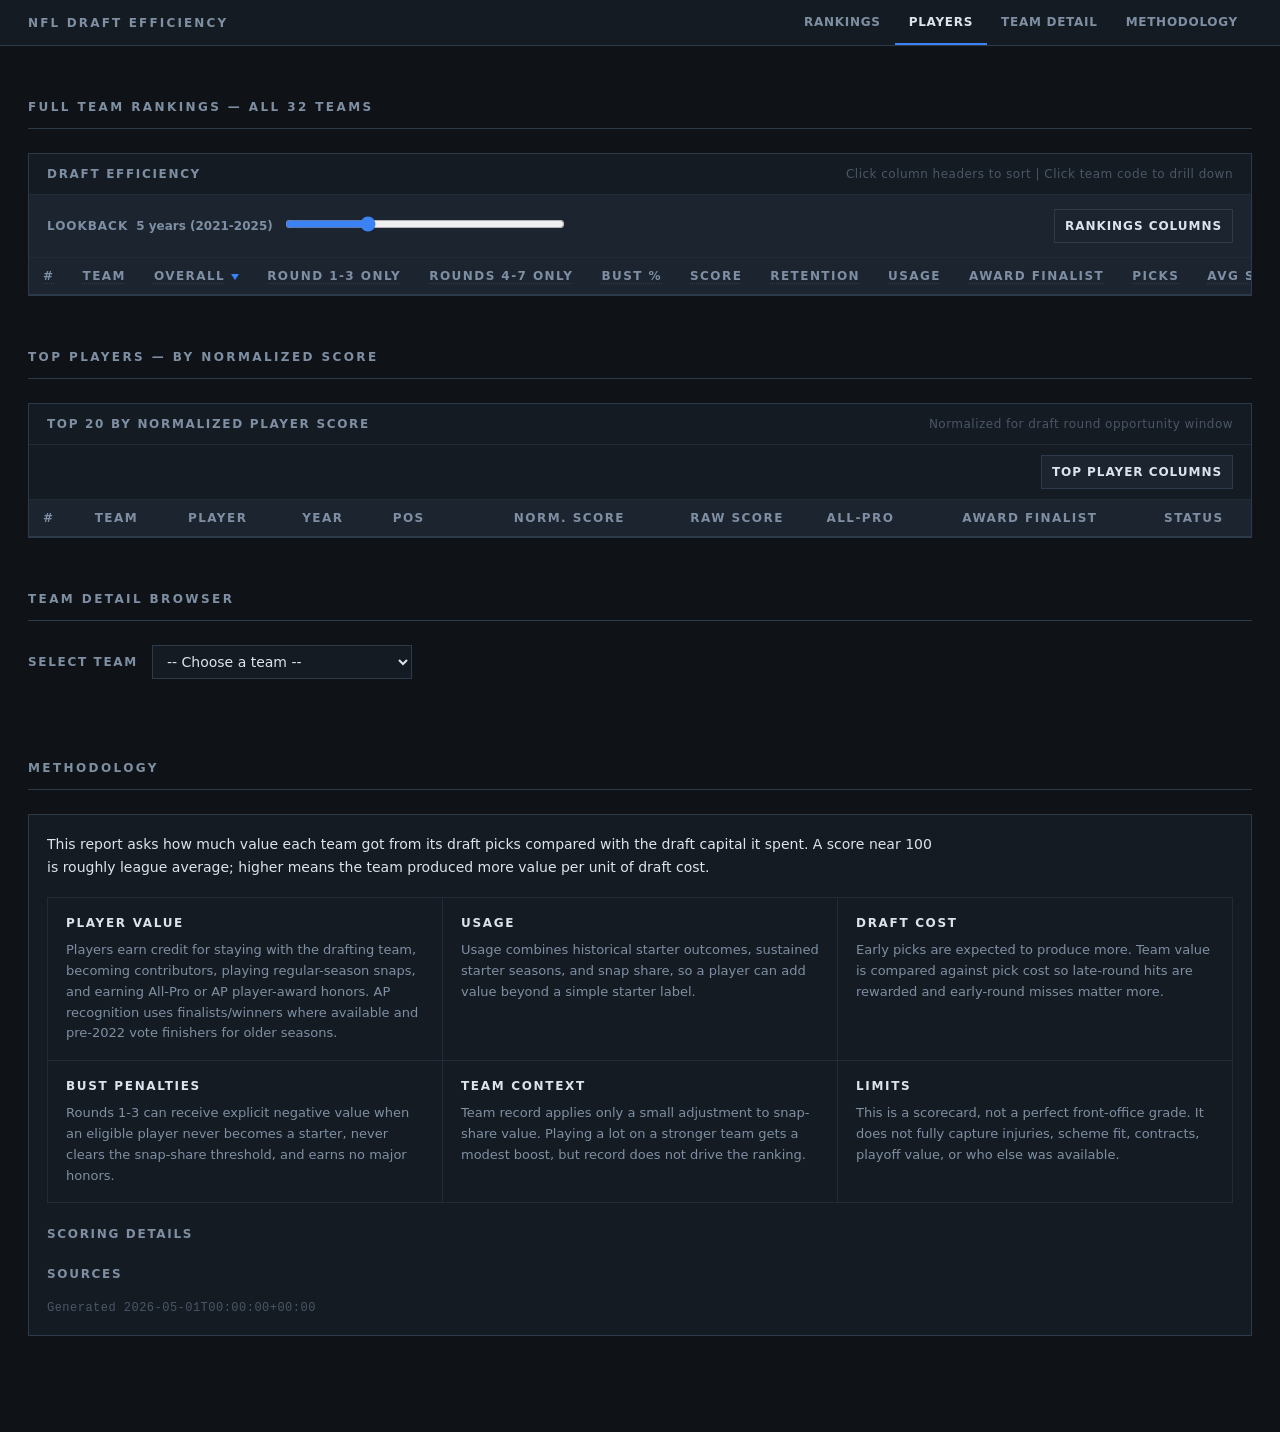
<file: src/nfl_draft_efficiency/report_template.html>
<!DOCTYPE html>
<html lang="en">
<head>
  <meta charset="utf-8">
  <meta name="viewport" content="width=device-width, initial-scale=1">
  <title>NFL Draft Efficiency &mdash; 2021-2025</title>
  <style>
    *, *::before, *::after { box-sizing: border-box; margin: 0; padding: 0; }
    :root {
      --bg: #0f1318;
      --surface: #151b23;
      --surface-2: #1c2430;
      --border: #212c38;
      --border-2: #2c3a4a;
      --text: #dce3ec;
      --muted: #7e8fa3;
      --faint: #4a5666;
      --accent: #3b82f6;
      --green: #34d058;
      --yellow: #d4a017;
      --mono: 'SF Mono', 'Fira Code', Consolas, 'Courier New', monospace;
    }
    html { scroll-behavior: smooth; }
    body {
      background: var(--bg);
      color: var(--text);
      font-family: -apple-system, BlinkMacSystemFont, 'Segoe UI', system-ui, sans-serif;
      font-size: 14px;
      line-height: 1.5;
    }
    .site-nav {
      position: sticky;
      top: 0;
      z-index: 200;
      height: 46px;
      display: flex;
      align-items: center;
      justify-content: space-between;
      padding: 0 28px;
      background: var(--surface);
      border-bottom: 1px solid var(--border-2);
    }
    .nav-wordmark {
      font-size: 12px;
      font-weight: 700;
      letter-spacing: 0.18em;
      text-transform: uppercase;
      color: var(--muted);
    }
    .nav-links { display: flex; list-style: none; height: 100%; }
    .nav-links a {
      display: flex;
      align-items: center;
      height: 100%;
      padding: 0 14px;
      font-size: 12px;
      font-weight: 700;
      letter-spacing: 0.06em;
      text-transform: uppercase;
      color: var(--muted);
      text-decoration: none;
      border-bottom: 2px solid transparent;
    }
    .nav-links a:hover, .nav-links a.active { color: var(--text); border-bottom-color: var(--accent); }
    .page { max-width: 1280px; margin: 0 auto; padding: 0 28px 96px; }
    .section { padding-top: 52px; }
    .section-label {
      font-size: 12px;
      font-weight: 700;
      letter-spacing: 0.2em;
      text-transform: uppercase;
      color: var(--muted);
      padding-bottom: 12px;
      border-bottom: 1px solid var(--border-2);
      margin-bottom: 24px;
    }
    .panel { background: var(--surface); border: 1px solid var(--border-2); }
    .panel-hd {
      padding: 11px 18px;
      border-bottom: 1px solid var(--border);
      display: flex;
      align-items: center;
      justify-content: space-between;
      gap: 16px;
      font-size: 12px;
      font-weight: 700;
      letter-spacing: 0.14em;
      text-transform: uppercase;
      color: var(--muted);
    }
    .panel-hd-note {
      font-size: 12px;
      color: var(--faint);
      letter-spacing: 0.04em;
      text-transform: none;
      font-weight: 400;
    }
    .panel-body { padding: 18px; }
    .panel-body-flush { padding: 0; overflow-x: auto; }
    .report-controls {
      display: flex;
      flex-wrap: wrap;
      align-items: center;
      justify-content: space-between;
      gap: 12px;
      padding: 14px 18px;
      border-bottom: 1px solid var(--border);
      background: var(--surface-2);
    }
    .control-group {
      display: flex;
      align-items: center;
      gap: 10px;
      color: var(--muted);
      font-size: 12px;
      font-weight: 700;
      letter-spacing: 0.08em;
      text-transform: uppercase;
    }
    .control-group select, #team-picker {
      background: var(--surface);
      color: var(--text);
      border: 1px solid var(--border-2);
      padding: 7px 10px;
      font: inherit;
      min-height: 34px;
    }
    .lookback-slider-group {
      display: grid;
      grid-template-columns: auto minmax(180px, 280px);
      align-items: center;
      gap: 12px;
    }
    .lookback-label {
      display: inline-flex;
      align-items: baseline;
      gap: 8px;
      white-space: nowrap;
    }
    .lookback-value {
      color: var(--muted);
      font-family: inherit;
      font-size: 12px;
      text-transform: none;
      letter-spacing: 0;
    }
    .lookback-slider-wrap { display: grid; gap: 5px; }
    #draft-window-slider {
      width: 100%;
      accent-color: var(--accent);
      cursor: pointer;
    }
    .lookback-ticks {
      display: flex;
      justify-content: space-between;
      color: var(--faint);
      font-family: var(--mono);
      font-size: 12px;
      letter-spacing: 0;
      text-transform: none;
    }
    .window-summary { color: var(--text); font-family: var(--mono); font-size: 12px; }
    .table-tool-row {
      display: flex;
      flex-wrap: wrap;
      justify-content: flex-end;
      gap: 10px;
      padding: 10px 18px;
      border-bottom: 1px solid var(--border);
      background: var(--surface);
    }
    .columns-button, .modal-button {
      border: 1px solid var(--border-2);
      background: var(--surface-2);
      color: var(--text);
      cursor: pointer;
      font: inherit;
      font-size: 12px;
      font-weight: 700;
      letter-spacing: 0.08em;
      text-transform: uppercase;
      padding: 7px 10px;
    }
    .columns-button:hover, .modal-button:hover { border-color: var(--accent); }
    .modal-button-secondary { color: var(--muted); background: var(--surface); }
    .column-modal-backdrop[hidden] { display: none; }
    .column-modal-backdrop {
      position: fixed;
      inset: 0;
      z-index: 900;
      display: grid;
      place-items: center;
      padding: 24px;
      background: rgba(5, 8, 12, 0.72);
    }
    .column-modal {
      width: min(520px, 100%);
      max-height: min(680px, 90vh);
      display: grid;
      grid-template-rows: auto 1fr auto;
      border: 1px solid var(--border-2);
      background: var(--surface);
      box-shadow: 0 24px 80px rgba(0, 0, 0, 0.45);
    }
    .column-modal-hd, .column-modal-actions {
      display: flex;
      align-items: center;
      justify-content: space-between;
      gap: 12px;
      padding: 14px 16px;
      border-bottom: 1px solid var(--border);
    }
    .column-modal-title {
      color: var(--text);
      font-size: 12px;
      font-weight: 700;
      letter-spacing: 0.14em;
      text-transform: uppercase;
    }
    .column-modal-close {
      border: none;
      background: transparent;
      color: var(--muted);
      cursor: pointer;
      font-size: 20px;
      line-height: 1;
      padding: 2px 6px;
    }
    .column-modal-close:hover { color: var(--text); }
    .column-modal-body {
      overflow: auto;
      padding: 10px 16px;
    }
    .column-choice {
      display: inline-flex;
      align-items: center;
      justify-content: space-between;
      width: 100%;
      gap: 14px;
      padding: 10px 0;
      border-bottom: 1px solid var(--border);
      color: var(--muted);
      font-size: 13px;
      cursor: pointer;
    }
    .column-choice:last-child { border-bottom: none; }
    .column-choice span { color: var(--text); }
    .column-choice input { accent-color: var(--accent); }
    .column-modal-actions {
      justify-content: flex-end;
      border-top: 1px solid var(--border);
      border-bottom: none;
    }
    .data-table { width: 100%; border-collapse: collapse; font-size: 14px; }
    .data-table th {
      padding: 9px 14px;
      text-align: left;
      font-size: 12px;
      font-weight: 700;
      letter-spacing: 0.12em;
      text-transform: uppercase;
      color: var(--muted);
      background: var(--surface-2);
      border-bottom: 1px solid var(--border-2);
      white-space: nowrap;
    }
    .data-table th[data-tooltip] { text-decoration: underline dotted var(--border-2); text-underline-offset: 3px; }
    .data-table th.sortable { cursor: pointer; user-select: none; }
    .data-table th.sortable:hover { color: var(--text); }
    .data-table th.sort-asc::after,
    .data-table th.sort-desc::after {
      content: '';
      display: inline-block;
      margin-left: 6px;
      vertical-align: middle;
      border-left: 4px solid transparent;
      border-right: 4px solid transparent;
    }
    .data-table th.sort-asc::after { border-bottom: 6px solid var(--accent); }
    .data-table th.sort-desc::after { border-top: 6px solid var(--accent); }
    .data-table td { padding: 8px 14px; border-bottom: 1px solid var(--border); vertical-align: middle; }
    .data-table tr:last-child td { border-bottom: none; }
    .data-table tbody tr:hover td { background: var(--surface-2); }
    .num, .rank-num { font-size: 14px; text-align: right; }
    .rank-num { color: var(--faint); }
    .header-tooltip {
      position: fixed;
      z-index: 1000;
      max-width: 360px;
      padding: 11px 13px;
      border: 1px solid var(--border-2);
      border-radius: 2px;
      background: #101720;
      box-shadow: 0 12px 30px rgba(0, 0, 0, 0.35);
      color: var(--text);
      font-size: 14px;
      font-weight: 500;
      line-height: 1.45;
      pointer-events: none;
      opacity: 0;
      transform: translate(-50%, -8px);
      transition: opacity 120ms ease, transform 120ms ease;
    }
    .header-tooltip.visible { opacity: 1; transform: translate(-50%, 0); }
    .team-tag {
      display: inline-block;
      font-size: 12px;
      font-weight: 700;
      letter-spacing: 0.06em;
      padding: 2px 7px;
      border: 1px solid currentColor;
      cursor: pointer;
      text-decoration: none;
    }
    .team-tag:hover { filter: brightness(1.3); }
    .status {
      display: inline-flex;
      align-items: center;
      gap: 5px;
      font-size: 12px;
      font-weight: 700;
      letter-spacing: 0.08em;
      text-transform: uppercase;
      white-space: nowrap;
    }
    .status-dot { width: 5px; height: 5px; border-radius: 50%; flex-shrink: 0; }
    .s-starter { color: var(--green); }
    .s-starter .status-dot { background: var(--green); }
    .s-roster { color: var(--accent); }
    .s-roster .status-dot { background: var(--accent); }
    .s-other { color: var(--yellow); }
    .s-other .status-dot { background: var(--yellow); }
    .s-inactive { color: var(--faint); }
    .s-inactive .status-dot { background: var(--faint); }
    .ap-count { font-size: 14px; color: var(--yellow); }
    .ap-empty { color: var(--faint); }
    .award-badges { display: inline-flex; flex-wrap: wrap; justify-content: center; gap: 4px; }
    .award-badge {
      display: inline-block;
      padding: 2px 5px;
      border: 1px solid var(--border-2);
      background: var(--surface-2);
      color: var(--muted);
      font-family: var(--mono);
      font-size: 12px;
      line-height: 1.2;
      white-space: nowrap;
    }
    .award-mvp { border-color: rgba(217,119,6,0.35); background: rgba(217,119,6,0.12); color: var(--yellow); }
    .team-picker-row { display: flex; align-items: center; gap: 14px; margin-bottom: 28px; }
    .picker-lbl { font-size: 12px; font-weight: 700; letter-spacing: 0.14em; text-transform: uppercase; color: var(--muted); white-space: nowrap; }
    #team-picker { min-width: 260px; cursor: pointer; }
    #team-picker:focus, .control-group select:focus, #draft-window-slider:focus { outline: 2px solid var(--accent); outline-offset: 3px; }
    .team-hd { border-left: 3px solid var(--faint); padding-left: 14px; margin-bottom: 20px; }
    .team-hd-name { font-size: 20px; font-weight: 700; line-height: 1.2; margin-bottom: 4px; }
    .team-hd-sub { font-family: var(--mono); font-size: 13px; color: var(--muted); }
    .team-score-strip {
      display: grid;
      grid-template-columns: repeat(auto-fit, minmax(120px, 1fr));
      gap: 1px;
      background: var(--border);
      border: 1px solid var(--border);
      margin-bottom: 28px;
    }
    .score-cell { background: var(--surface); padding: 14px 16px; }
    .score-v { font-family: var(--mono); font-size: 18px; font-weight: 700; line-height: 1; margin-bottom: 5px; }
    .score-lbl { font-size: 12px; font-weight: 700; letter-spacing: 0.12em; text-transform: uppercase; color: var(--muted); }
    .year-block { margin-bottom: 28px; }
    .year-bar { display: flex; align-items: baseline; justify-content: space-between; gap: 12px; padding: 8px 0; border-bottom: 1px solid var(--border-2); }
    .year-title { font-size: 12px; font-weight: 700; letter-spacing: 0.16em; text-transform: uppercase; color: var(--muted); }
    .year-summary { font-family: var(--mono); font-size: 13px; color: var(--faint); }
    .methodology-content { display: grid; gap: 18px; }
    .methodology-lede { max-width: 900px; color: var(--text); font-size: 14px; line-height: 1.65; }
    .methodology-grid { display: grid; grid-template-columns: repeat(3, minmax(0, 1fr)); gap: 1px; background: var(--border); border: 1px solid var(--border); }
    .methodology-card { background: var(--surface); padding: 16px 18px; min-height: 138px; }
    .methodology-card h3, .scoring-detail-card h3, .methodology-subhead {
      font-size: 12px;
      font-weight: 700;
      letter-spacing: 0.14em;
      text-transform: uppercase;
    }
    .methodology-card h3, .scoring-detail-card h3 { color: var(--text); margin-bottom: 8px; }
    .methodology-subhead { color: var(--muted); margin-top: 4px; }
    .methodology-card p, .scoring-detail-card p { font-size: 13px; line-height: 1.6; color: var(--muted); }
    .scoring-detail-grid { display: grid; grid-template-columns: repeat(2, minmax(0, 1fr)); gap: 14px; }
    .scoring-detail-card { border: 1px solid var(--border); background: var(--surface-2); padding: 14px 16px; }
    .scoring-detail-card p { margin-bottom: 8px; }
    .scoring-detail-card table { width: 100%; border-collapse: collapse; font-size: 13px; }
    .scoring-detail-card td { padding: 5px 0; border-top: 1px solid var(--border); color: var(--muted); }
    .scoring-detail-card td:last-child { font-family: var(--mono); color: var(--text); text-align: right; white-space: nowrap; }
    .sources-list { list-style: none; display: grid; gap: 8px; margin-top: 10px; }
    .sources-list li { font-size: 13px; color: var(--muted); }
    .sources-list a { color: var(--text); text-decoration-color: var(--border-2); text-underline-offset: 3px; }
    .sources-list a:hover { color: var(--accent); }
    .footer-line { font-family: var(--mono); font-size: 12px; color: var(--faint); padding-top: 16px; letter-spacing: 0.04em; }
    @media (max-width: 960px) {
      .methodology-grid { grid-template-columns: repeat(2, minmax(0, 1fr)); }
      .scoring-detail-grid { grid-template-columns: 1fr; }
    }
    @media (max-width: 600px) {
      .methodology-grid { grid-template-columns: 1fr; }
      .nav-wordmark { display: none; }
      .page { padding: 0 14px 60px; }
      .panel-hd, .year-bar, .report-controls { align-items: flex-start; flex-direction: column; }
    }
  </style>
</head>
<body>
<nav class="site-nav">
  <span class="nav-wordmark">NFL Draft Efficiency</span>
  <ul class="nav-links">
    <li><a href="#rankings">Rankings</a></li>
    <li><a href="#players">Players</a></li>
    <li><a href="#team">Team Detail</a></li>
    <li><a href="#notes">Methodology</a></li>
  </ul>
</nav>
<div class="page">
  <section id="rankings" class="section">
    <div class="section-label">Full Team Rankings &mdash; All 32 Teams</div>
    <div class="panel">
      <div class="panel-hd">
        <span>Draft Efficiency</span>
        <span class="panel-hd-note">Click column headers to sort | Click team code to drill down</span>
      </div>
      <div class="report-controls">
        <label class="control-group lookback-slider-group" for="draft-window-slider">
          <span class="lookback-label">Lookback <span class="lookback-value" id="draft-window-value">5 years (2021-2025)</span></span>
          <span class="lookback-slider-wrap">
            <input id="draft-window-slider" type="range" min="3" max="10" step="1" value="5" list="draft-window-ticks">
            <datalist id="draft-window-ticks"></datalist>
            <span class="lookback-ticks" id="draft-window-tick-labels"></span>
          </span>
        </label>
        <button class="columns-button" id="rankings-columns-button" type="button">Rankings Columns</button>
      </div>
      <div class="panel-body-flush">
        <table class="data-table" id="rankings-table" data-column-toggle data-toggle-label="Rankings Columns" data-hidden-columns="dei_no_bp,star">
          <thead>
            <tr>
              <th class="sortable" data-col="displayRank" data-col-key="rank" data-tooltip="Current row number for the active sort. This updates whenever you sort another column." style="text-align:right">#</th>
              <th data-col-key="team" data-tooltip="NFL team abbreviation. Click a team code to open that team's player detail.">Team</th>
              <th class="sortable sort-desc" data-col="badj" data-col-key="overall" data-tooltip="Overall draft efficiency after round 1-3 bust penalties and default missing premium-pick penalties. This is the default ranking view." style="text-align:right">Overall</th>
              <th class="sortable" data-col="prem" data-col-key="r1_3" data-tooltip="Draft efficiency using only rounds 1-3, after the same bust and missing-pick adjustments. Later-round picks do not affect this column." style="text-align:right">Round 1-3 Only</th>
              <th class="sortable" data-col="late" data-col-key="r4_7" data-tooltip="Draft efficiency using only rounds 4-7. This isolates late-round value without premium-pick bust penalties." style="text-align:right">Rounds 4-7 Only</th>
              <th class="sortable" data-col="dei" data-col-key="dei_no_bp" data-tooltip="Draft Efficiency Index with no bust penalty. This is value divided by draft-pick cost before explicit bust and missing-pick penalties." style="text-align:right">DEI (no BP)</th>
              <th class="sortable" data-col="bust" data-col-key="bust" data-tooltip="Share of eligible round 1-3 picks classified as busts. Lower is better." style="text-align:right">Bust %</th>
              <th class="sortable" data-col="score" data-col-key="score" data-tooltip="Raw production score before dividing by draft cost. Includes roster status, usage, snap share, All-Pro, and AP awards." style="text-align:right">Score</th>
              <th class="sortable" data-col="ret" data-col-key="retention" data-tooltip="Retention component. Rewards drafted players who remain with the team." style="text-align:right">Retention</th>
              <th class="sortable" data-col="str" data-col-key="usage" data-tooltip="Usage component. Rewards starter outcomes, sustained starter seasons, and regular-season snap-share contribution." style="text-align:right">Usage</th>
              <th class="sortable" data-col="star" data-col-key="star" data-tooltip="Star component. Rewards All-Pro selections and AP major award finalist, winner, or pre-2022 vote-finisher outcomes." style="text-align:right">Star</th>
              <th class="sortable" data-col="apaw" data-col-key="apaw" data-tooltip="AP award recognition. For 2022 and later this uses announced finalists/winners; for older seasons this uses AP vote finishers. Includes MVP, OPOY, DPOY, OROY, DROY, and Comeback Player of the Year. All-Pro is tracked separately." style="text-align:right">Award Finalist</th>
              <th class="sortable" data-col="picks" data-col-key="picks" data-tooltip="Number of draft picks included for this team in the selected lookback window." style="text-align:right">Picks</th>
              <th class="sortable" data-col="starters" data-col-key="starters" data-tooltip="Average starter-level seasons per drafted player, counting starter seasons with the drafting team or another NFL team." style="text-align:right">Avg Starter Years</th>
            </tr>
          </thead>
          <tbody id="rankings-tbody"></tbody>
        </table>
      </div>
    </div>
  </section>
  <section id="players" class="section">
    <div class="section-label">Top Players &mdash; By Normalized Score</div>
    <div class="panel">
      <div class="panel-hd"><span>Top 20 by Normalized Player Score</span><span class="panel-hd-note">Normalized for draft round opportunity window</span></div>
      <div class="panel-body-flush">
        <table class="data-table" id="players-table" data-column-toggle data-toggle-label="Top Player Columns">
          <thead>
            <tr>
              <th data-col-key="rank">#</th><th data-col-key="team">Team</th><th data-col-key="player">Player</th><th data-col-key="year">Year</th><th data-col-key="pos">Pos</th><th data-col-key="norm_score" style="text-align:right">Norm. Score</th><th data-col-key="raw_score" style="text-align:right">Raw Score</th><th data-col-key="all_pro" style="text-align:center">All-Pro</th><th data-col-key="ap_awards" style="text-align:center">Award Finalist</th><th data-col-key="status" style="text-align:center">Status</th>
            </tr>
          </thead>
          <tbody id="players-tbody"></tbody>
        </table>
      </div>
    </div>
  </section>
  <section id="team" class="section">
    <div class="section-label">Team Detail Browser</div>
    <div class="team-picker-row"><span class="picker-lbl">Select Team</span><select id="team-picker"><option value="">-- Choose a team --</option></select></div>
    <div id="team-detail"></div>
  </section>
  <section id="notes" class="section">
    <div class="section-label">Methodology</div>
    <div class="panel">
      <div class="panel-body">
        <div class="methodology-content">
          <p class="methodology-lede">This report asks how much value each team got from its draft picks compared with the draft capital it spent. A score near 100 is roughly league average; higher means the team produced more value per unit of draft cost.</p>
          <div class="methodology-grid">
            <div class="methodology-card"><h3>Player Value</h3><p>Players earn credit for staying with the drafting team, becoming contributors, playing regular-season snaps, and earning All-Pro or AP player-award honors. AP recognition uses finalists/winners where available and pre-2022 vote finishers for older seasons.</p></div>
            <div class="methodology-card"><h3>Usage</h3><p>Usage combines historical starter outcomes, sustained starter seasons, and snap share, so a player can add value beyond a simple starter label.</p></div>
            <div class="methodology-card"><h3>Draft Cost</h3><p>Early picks are expected to produce more. Team value is compared against pick cost so late-round hits are rewarded and early-round misses matter more.</p></div>
            <div class="methodology-card"><h3>Bust Penalties</h3><p>Rounds 1-3 can receive explicit negative value when an eligible player never becomes a starter, never clears the snap-share threshold, and earns no major honors.</p></div>
            <div class="methodology-card"><h3>Team Context</h3><p>Team record applies only a small adjustment to snap-share value. Playing a lot on a stronger team gets a modest boost, but record does not drive the ranking.</p></div>
            <div class="methodology-card"><h3>Limits</h3><p>This is a scorecard, not a perfect front-office grade. It does not fully capture injuries, scheme fit, contracts, playoff value, or who else was available.</p></div>
          </div>
          <div><div class="methodology-subhead">Scoring Details</div><!-- SCORING_DETAILS_START --><!-- SCORING_DETAILS_END --></div>
          <div><div class="methodology-subhead">Sources</div><!-- SOURCES_START --><!-- SOURCES_END --></div>
        </div>
        <p class="footer-line">Generated 2026-05-01T00:00:00+00:00</p>
      </div>
    </div>
  </section>
</div>
<div class="column-modal-backdrop" id="column-modal" hidden>
  <div class="column-modal" role="dialog" aria-modal="true" aria-labelledby="column-modal-title">
    <div class="column-modal-hd">
      <div class="column-modal-title" id="column-modal-title">Columns</div>
      <button class="column-modal-close" id="column-modal-close" type="button" aria-label="Close column selector">&times;</button>
    </div>
    <div class="column-modal-body" id="column-modal-body"></div>
    <div class="column-modal-actions">
      <button class="modal-button modal-button-secondary" id="column-modal-reset" type="button">Show All</button>
      <button class="modal-button" id="column-modal-done" type="button">Done</button>
    </div>
  </div>
</div>
<script>
const TEAM_INFO = {};
const REPORT_WINDOWS = {};
const DEFAULT_DRAFT_WINDOW = 5;
let activeWindowYears = DEFAULT_DRAFT_WINDOW;
let ACTIVE_METADATA = {};
let TEAM_SCORES = [];
let TOP_PLAYERS = [];
let ALL_PLAYERS = [];
let rankData = [];
let sortState = {col: 'badj', dir: 'desc'};

function teamColor(t) { return (TEAM_INFO[t] || {color: '#888'}).color; }
function teamName(t) { return (TEAM_INFO[t] || {name: t}).name; }
function escapeHtml(value) { return String(value ?? '').replace(/[&<>'"]/g, ch => ({'&':'&amp;','<':'&lt;','>':'&gt;',"'":'&#39;','"':'&quot;'}[ch])); }
function teamTag(t) { const col = teamColor(t); return `<span class="team-tag" style="color:${col};border-color:${col}" onclick="selectTeam('${t}')" title="${teamName(t)}">${t}</span>`; }
function statusBadge(on, st, sa) { if (on && st) return `<span class="status s-starter"><span class="status-dot"></span>Starter</span>`; if (on && !st) return `<span class="status s-roster"><span class="status-dot"></span>Roster</span>`; if (!on && sa) return `<span class="status s-other"><span class="status-dot"></span>Elsewhere</span>`; return `<span class="status s-inactive"><span class="status-dot"></span>Inactive</span>`; }
function apDisplay(n) { if (!n) return `<span class="ap-empty">--</span>`; return `<span class="ap-count">${n}</span>`; }
function awardDisplay(mvp, awards, details) { const total = (awards || 0); if (!total) return `<span class="ap-empty">--</span>`; const title = details ? ` title="${escapeHtml(details)}"` : ''; return `<span class="ap-count"${title}>${total}</span>`; }
function pct(value, digits = 1) { return `${((Number(value) || 0) * 100).toFixed(digits)}%`; }
function num(value, digits = 2) { return (Number(value) || 0).toFixed(digits); }

function setupHeaderTooltips(scope = document) {
  let tooltip = document.querySelector('.header-tooltip');
  if (!tooltip) { tooltip = document.createElement('div'); tooltip.className = 'header-tooltip'; document.body.appendChild(tooltip); }
  function positionTooltip(target) { const rect = target.getBoundingClientRect(); const x = Math.min(Math.max(rect.left + rect.width / 2, 180), window.innerWidth - 180); const y = Math.max(rect.top - tooltip.offsetHeight - 12, 10); tooltip.style.left = `${x}px`; tooltip.style.top = `${y}px`; }
  function showTooltip(target) { tooltip.textContent = target.dataset.tooltip; tooltip.classList.add('visible'); positionTooltip(target); }
  function hideTooltip() { tooltip.classList.remove('visible'); }
  scope.querySelectorAll('th[data-tooltip]:not([data-tooltip-ready])').forEach(th => {
    th.dataset.tooltipReady = 'true';
    th.setAttribute('tabindex', '0');
    th.setAttribute('title', th.dataset.tooltip);
    th.addEventListener('mouseenter', () => showTooltip(th));
    th.addEventListener('mouseleave', hideTooltip);
    th.addEventListener('focus', () => showTooltip(th));
    th.addEventListener('blur', hideTooltip);
    th.addEventListener('mousemove', () => positionTooltip(th));
  });
  window.addEventListener('scroll', hideTooltip, {passive: true});
  window.addEventListener('resize', hideTooltip);
}

let activeColumnTable = null;

function getHiddenColumns(table) {
  return new Set((table.dataset.hiddenColumns || '').split(',').filter(Boolean));
}

function saveHiddenColumns(table, hidden) {
  table.dataset.hiddenColumns = Array.from(hidden).join(',');
}

function applyColumnVisibility(table, key, visible) {
  table.querySelectorAll(`[data-col-key="${CSS.escape(key)}"]`).forEach(cell => {
    cell.style.display = visible ? '' : 'none';
  });
  const hidden = getHiddenColumns(table);
  if (visible) hidden.delete(key); else hidden.add(key);
  saveHiddenColumns(table, hidden);
}

function applyStoredColumnVisibility(table) {
  const hidden = getHiddenColumns(table);
  table.querySelectorAll('[data-col-key]').forEach(cell => {
    cell.style.display = hidden.has(cell.dataset.colKey) ? 'none' : '';
  });
}

function closeColumnModal() {
  document.getElementById('column-modal').hidden = true;
  activeColumnTable = null;
}

function openColumnModal(table) {
  activeColumnTable = table;
  const modal = document.getElementById('column-modal');
  const body = document.getElementById('column-modal-body');
  const title = document.getElementById('column-modal-title');
  const hidden = getHiddenColumns(table);
  title.textContent = table.dataset.toggleLabel || 'Columns';
  body.innerHTML = Array.from(table.querySelectorAll('thead th[data-col-key]')).map(th => {
    const key = th.dataset.colKey;
    const checked = hidden.has(key) ? '' : ' checked';
    return `<label class="column-choice"><span>${escapeHtml(th.textContent.trim())}</span><input type="checkbox" data-col-key="${escapeHtml(key)}"${checked}></label>`;
  }).join('');
  body.querySelectorAll('input[data-col-key]').forEach(input => {
    input.addEventListener('change', () => applyColumnVisibility(table, input.dataset.colKey, input.checked));
  });
  modal.hidden = false;
}

function setupColumnModal() {
  const modal = document.getElementById('column-modal');
  document.getElementById('column-modal-close').addEventListener('click', closeColumnModal);
  document.getElementById('column-modal-done').addEventListener('click', closeColumnModal);
  document.getElementById('column-modal-reset').addEventListener('click', () => {
    if (!activeColumnTable) return;
    saveHiddenColumns(activeColumnTable, new Set());
    applyStoredColumnVisibility(activeColumnTable);
    openColumnModal(activeColumnTable);
  });
  modal.addEventListener('click', event => {
    if (event.target === modal) closeColumnModal();
  });
  document.addEventListener('keydown', event => {
    if (event.key === 'Escape' && !modal.hidden) closeColumnModal();
  });
}

function setupColumnToggles(scope = document) {
  scope.querySelectorAll('table[data-column-toggle]:not([data-toggles-ready])').forEach(table => {
    table.dataset.togglesReady = 'true';
    const headers = Array.from(table.querySelectorAll('thead th[data-col-key]'));
    if (!headers.length) return;
    if (table.id === 'rankings-table') {
      const rankingsButton = document.getElementById('rankings-columns-button');
      if (rankingsButton) {
        rankingsButton.addEventListener('click', () => openColumnModal(table));
      }
      applyStoredColumnVisibility(table);
      return;
    }
    const row = document.createElement('div');
    row.className = 'table-tool-row';
    row.innerHTML = `<button class="columns-button" type="button">${table.dataset.toggleLabel || 'Columns'}</button>`;
    row.querySelector('button').addEventListener('click', () => openColumnModal(table));
    table.parentNode.insertBefore(row, table);
    applyStoredColumnVisibility(table);
  });
}

function compareRankRows(a, b, col, dir) { const av = a[col]; const bv = b[col]; const d = typeof av === 'number' && typeof bv === 'number' ? av - bv : String(av).localeCompare(String(bv)); return dir === 'asc' ? d : -d; }
function updateDisplayRanks() { rankData.forEach((r, i) => { r.displayRank = i + 1; }); }
function sortRankData() { rankData.sort((a, b) => compareRankRows(a, b, sortState.col, sortState.dir)); updateDisplayRanks(); }

function renderRankings() {
  document.getElementById('rankings-tbody').innerHTML = rankData.map(r => `<tr>
    <td data-col-key="rank" class="rank-num">${r.displayRank}</td><td data-col-key="team">${teamTag(r.team)}</td><td data-col-key="overall" class="num">${num(r.badj)}</td><td data-col-key="r1_3" class="num">${num(r.prem)}</td><td data-col-key="r4_7" class="num">${num(r.late)}</td><td data-col-key="dei_no_bp" class="num">${num(r.dei)}</td><td data-col-key="bust" class="num">${pct(r.bust)}</td><td data-col-key="score" class="num">${num(r.score)}</td><td data-col-key="retention" class="num">${num(r.ret)}</td><td data-col-key="usage" class="num">${num(r.str)}</td><td data-col-key="star" class="num">${num(r.star)}</td><td data-col-key="apaw" class="num">${r.apaw}</td><td data-col-key="picks" class="num">${r.picks}</td><td data-col-key="starters" class="num">${r.starters}</td>
  </tr>`).join('');
  applyStoredColumnVisibility(document.getElementById('rankings-table'));
}

function renderTopPlayers() {
  document.getElementById('players-tbody').innerHTML = TOP_PLAYERS.map((p, i) => `<tr>
    <td data-col-key="rank" class="rank-num">${i + 1}</td><td data-col-key="team">${teamTag(p.team)}</td><td data-col-key="player">${escapeHtml(p.name)}</td><td data-col-key="year" class="num" style="text-align:left">${p.year}</td><td data-col-key="pos"><span style="font-size:14px;color:var(--muted)">${escapeHtml(p.pos)}</span></td><td data-col-key="norm_score" class="num">${num(p.nsc)}</td><td data-col-key="raw_score" class="num">${p.rsc}</td><td data-col-key="all_pro" style="text-align:center">${apDisplay(p.ap)}</td><td data-col-key="ap_awards" style="text-align:center">${awardDisplay(p.mvp, p.aw, p.awd)}</td><td data-col-key="status" style="text-align:center">${statusBadge(p.on, p.st, p.sa)}</td>
  </tr>`).join('');
  applyStoredColumnVisibility(document.getElementById('players-table'));
}

function renderTeamDetail(abbr) {
  if (!abbr) { document.getElementById('team-detail').innerHTML = ''; return; }
  const info = TEAM_INFO[abbr] || {name: abbr, color: '#888'};
  const ts = TEAM_SCORES.find(r => r.team === abbr);
  const col = info.color;
  const players = ALL_PLAYERS.filter(p => p.t === abbr).sort((a, b) => a.y - b.y || a.r - b.r || a.p - b.p);
  const byYear = {};
  players.forEach(p => { (byYear[p.y] = byYear[p.y] || []).push(p); });
  const years = Object.keys(byYear).sort();
  const maxSc = Math.max(...players.map(p => p.sc), 1);
  const label = ACTIVE_METADATA.label || '';
  let html = `<div class="team-hd" style="border-left-color:${col}"><div class="team-hd-name">${escapeHtml(info.name)} <span style="margin-left:10px;font-size:13px;font-weight:400;color:var(--muted)">${abbr}</span></div><div class="team-hd-sub">Rank #${ts ? ts.rank : '?'} of 32 | Overall ${ts ? num(ts.badj) : '?'} | ${players.length} draft picks (${label})</div></div>`;
  if (ts) {
    html += `<div class="team-score-strip"><div class="score-cell"><div class="score-v" style="color:${col}">${ts.rank}</div><div class="score-lbl">Rank</div></div><div class="score-cell"><div class="score-v">${num(ts.badj)}</div><div class="score-lbl">Overall</div></div><div class="score-cell"><div class="score-v">${num(ts.prem)}</div><div class="score-lbl">Round 1-3 Only</div></div><div class="score-cell"><div class="score-v">${num(ts.late)}</div><div class="score-lbl">Rounds 4-7 Only</div></div><div class="score-cell"><div class="score-v">${num(ts.dei)}</div><div class="score-lbl">DEI (no BP)</div></div><div class="score-cell"><div class="score-v">${pct(ts.bust)}</div><div class="score-lbl">Bust %</div></div><div class="score-cell"><div class="score-v">${num(ts.score)}</div><div class="score-lbl">Team Score</div></div><div class="score-cell"><div class="score-v">${num(ts.ret)}</div><div class="score-lbl">Retention</div></div><div class="score-cell"><div class="score-v">${num(ts.str)}</div><div class="score-lbl">Usage</div></div><div class="score-cell"><div class="score-v">${num(ts.star)}</div><div class="score-lbl">Star</div></div><div class="score-cell"><div class="score-v">${ts.apaw}</div><div class="score-lbl">Award Finalist</div></div></div>`;
  }
  years.forEach(yr => {
    const yps = byYear[yr];
    const starters = yps.filter(p => p.st).length;
    const onTeam = yps.filter(p => p.on).length;
    html += `<div class="year-block"><div class="year-bar"><span class="year-title">${yr} Draft Class</span><span class="year-summary">${yps.length} picks | ${onTeam} on roster | ${starters} starters with team</span></div><table class="data-table" data-column-toggle data-toggle-label="${yr} Columns"><thead><tr><th data-col-key="round" style="text-align:right">Rd</th><th data-col-key="pick" style="text-align:right">Pick</th><th data-col-key="player">Player</th><th data-col-key="pos">Pos</th><th data-col-key="score" style="text-align:right">Score</th><th data-col-key="bust" style="text-align:center">Bust</th><th data-col-key="starter_years" style="text-align:right">Starter Yrs</th><th data-col-key="peak_snap" style="text-align:right">Peak Snap %</th><th data-col-key="snap_seasons" style="text-align:right">Snap Seasons</th><th data-col-key="all_pro" style="text-align:center">All-Pro</th><th data-col-key="ap_awards" style="text-align:center">Award Finalist</th><th data-col-key="status" style="text-align:center">Status</th></tr></thead><tbody>${yps.map(p => { const bw = Math.round((p.sc || 0) / maxSc * 50); const peakSnapPct = ((p.psd || p.psa || 0) * 100).toFixed(0); const snapSeasons = (p.ssd || 0).toFixed(2); return `<tr><td data-col-key="round" class="num" style="color:var(--faint)">${p.r}</td><td data-col-key="pick" class="num" style="color:var(--faint)">${p.p}</td><td data-col-key="player">${escapeHtml(p.n)}</td><td data-col-key="pos"><span style="font-size:14px;color:var(--muted)">${escapeHtml(p.pos)}</span></td><td data-col-key="score" class="num">${num(p.bas)}<span style="display:inline-block;height:3px;width:${bw}px;background:${col};opacity:0.55;vertical-align:middle;margin-left:5px"></span></td><td data-col-key="bust" style="text-align:center">${p.bst ? '<span class="status s-inactive"><span class="status-dot"></span>Bust</span>' : '<span class="ap-empty">--</span>'}</td><td data-col-key="starter_years" class="num">${p.syd}/${p.sya}</td><td data-col-key="peak_snap" class="num">${peakSnapPct}%</td><td data-col-key="snap_seasons" class="num">${snapSeasons}</td><td data-col-key="all_pro" style="text-align:center">${apDisplay(p.ap)}</td><td data-col-key="ap_awards" style="text-align:center">${awardDisplay(p.mvp, p.aw, p.awd)}</td><td data-col-key="status" style="text-align:center">${statusBadge(p.on, p.st, p.sa)}</td></tr>`; }).join('')}</tbody></table></div>`;
  });
  const detail = document.getElementById('team-detail');
  detail.innerHTML = html;
  setupColumnToggles(detail);
}

function populateTeamPicker() {
  const sel = document.getElementById('team-picker');
  Object.entries(TEAM_INFO).sort((a, b) => a[1].name.localeCompare(b[1].name)).forEach(([abbr, info]) => {
    const opt = document.createElement('option');
    opt.value = abbr;
    opt.textContent = `${info.name} (${abbr})`;
    sel.appendChild(opt);
  });
  sel.addEventListener('change', () => renderTeamDetail(sel.value));
}
function selectTeam(abbr) { document.getElementById('team-picker').value = abbr; renderTeamDetail(abbr); document.getElementById('team').scrollIntoView({behavior: 'smooth'}); }

function setActiveWindow(years) {
  const selected = REPORT_WINDOWS[String(years)] || REPORT_WINDOWS[String(DEFAULT_DRAFT_WINDOW)] || Object.values(REPORT_WINDOWS)[0];
  if (!selected) return;
  activeWindowYears = Number(years);
  ACTIVE_METADATA = selected.metadata || {};
  ACTIVE_METADATA.label = selected.label;
  TEAM_SCORES = selected.teamScores || [];
  TOP_PLAYERS = selected.topPlayers || [];
  ALL_PLAYERS = selected.allPlayers || [];
  rankData = TEAM_SCORES.map(r => ({...r}));
  sortRankData();
  renderRankings();
  renderTopPlayers();
  const currentTeam = document.getElementById('team-picker').value;
  if (currentTeam) renderTeamDetail(currentTeam);
}

function setupWindowSlider() {
  const slider = document.getElementById('draft-window-slider');
  const value = document.getElementById('draft-window-value');
  const datalist = document.getElementById('draft-window-ticks');
  const tickLabels = document.getElementById('draft-window-tick-labels');
  const windows = Object.keys(REPORT_WINDOWS).map(Number).sort((a, b) => a - b);
  if (!windows.length) return;
  slider.min = String(windows[0]);
  slider.max = String(windows[windows.length - 1]);
  slider.value = String(DEFAULT_DRAFT_WINDOW);
  datalist.innerHTML = windows.map(years => `<option value="${years}"></option>`).join('');
  tickLabels.innerHTML = windows.map(years => `<span>${years}</span>`).join('');
  function updateFromSlider() {
    const requested = Number(slider.value);
    const closest = windows.reduce((best, current) => Math.abs(current - requested) < Math.abs(best - requested) ? current : best, windows[0]);
    slider.value = String(closest);
    const selected = REPORT_WINDOWS[String(closest)];
    value.textContent = `${closest} years (${selected?.label || 'selected years'})`;
    setActiveWindow(closest);
  }
  slider.addEventListener('input', updateFromSlider);
  updateFromSlider();
}

function setupRankingSort() {
  document.querySelectorAll('#rankings-table th.sortable').forEach(th => {
    th.addEventListener('click', () => {
      const col = th.dataset.col;
      const dir = (sortState.col === col && sortState.dir === 'asc') ? 'desc' : 'asc';
      sortState = {col, dir};
      sortRankData();
      document.querySelectorAll('#rankings-table th').forEach(h => h.classList.remove('sort-asc', 'sort-desc'));
      th.classList.add(dir === 'asc' ? 'sort-asc' : 'sort-desc');
      renderRankings();
    });
  });
}

function setupNavHighlight() {
  const ids = ['rankings', 'players', 'team', 'notes'];
  const map = {};
  ids.forEach(id => { map[id] = document.querySelector(`.nav-links a[href="#${id}"]`); });
  const obs = new IntersectionObserver(entries => {
    entries.forEach(e => {
      if (e.isIntersecting && map[e.target.id]) {
        Object.values(map).forEach(l => l && l.classList.remove('active'));
        map[e.target.id].classList.add('active');
      }
    });
  }, {threshold: 0.2, rootMargin: '-46px 0px -55% 0px'});
  ids.forEach(id => { const el = document.getElementById(id); if (el) obs.observe(el); });
}

setupHeaderTooltips();
setupColumnModal();
setupColumnToggles();
setupWindowSlider();
populateTeamPicker();
setupRankingSort();
setupNavHighlight();
</script>
</body>
</html>
</file>
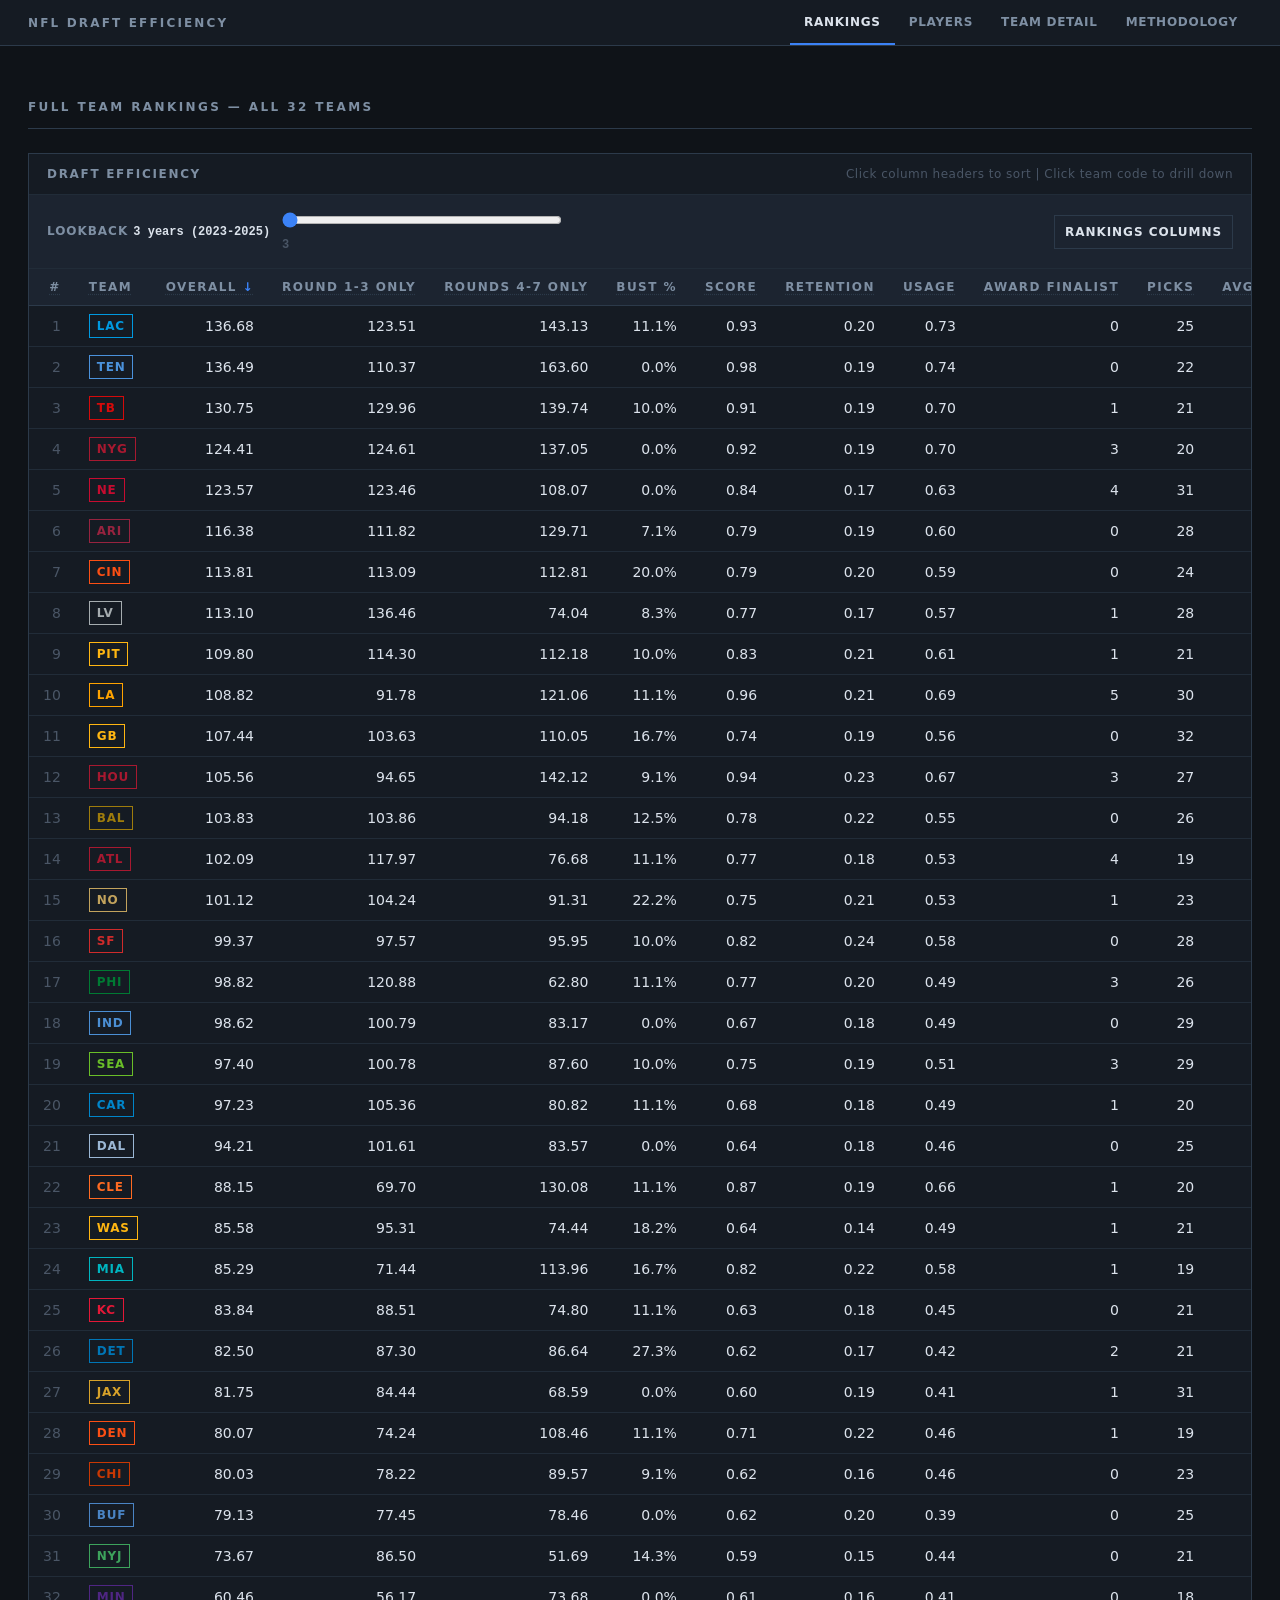
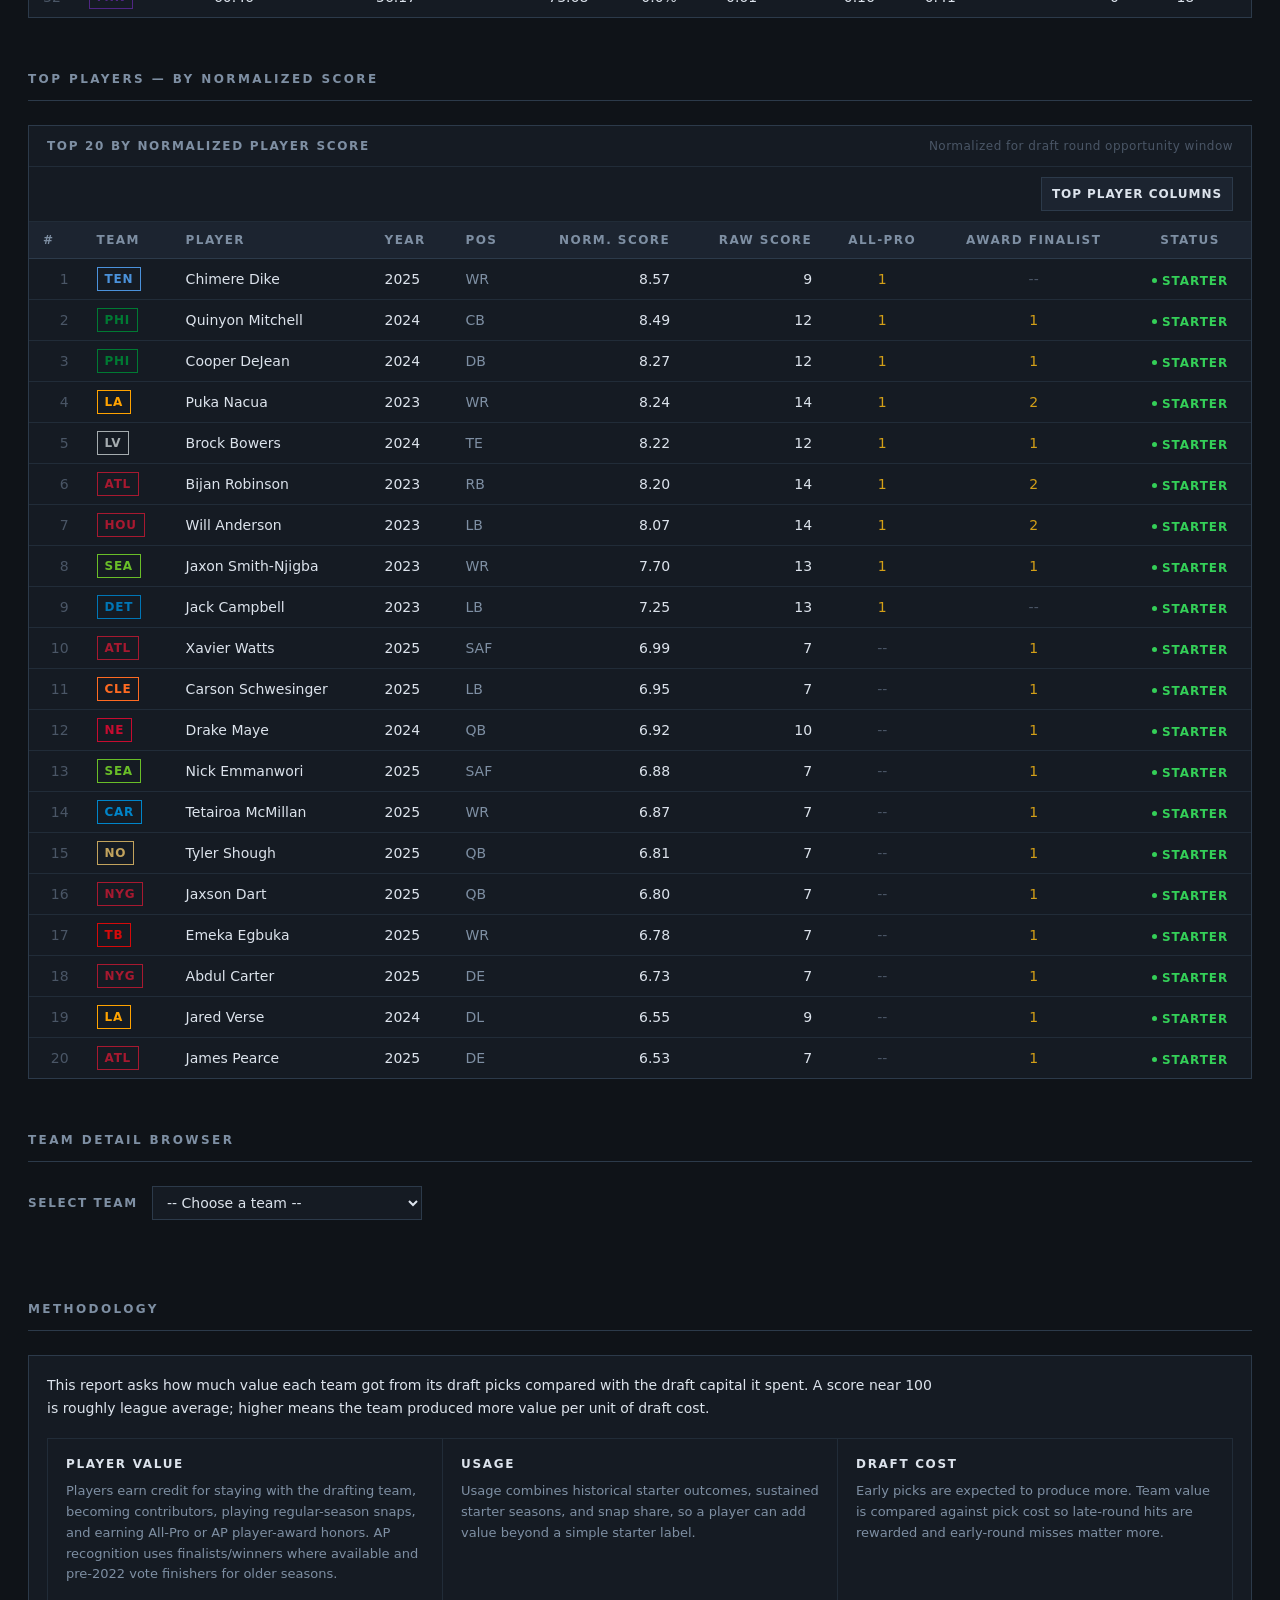
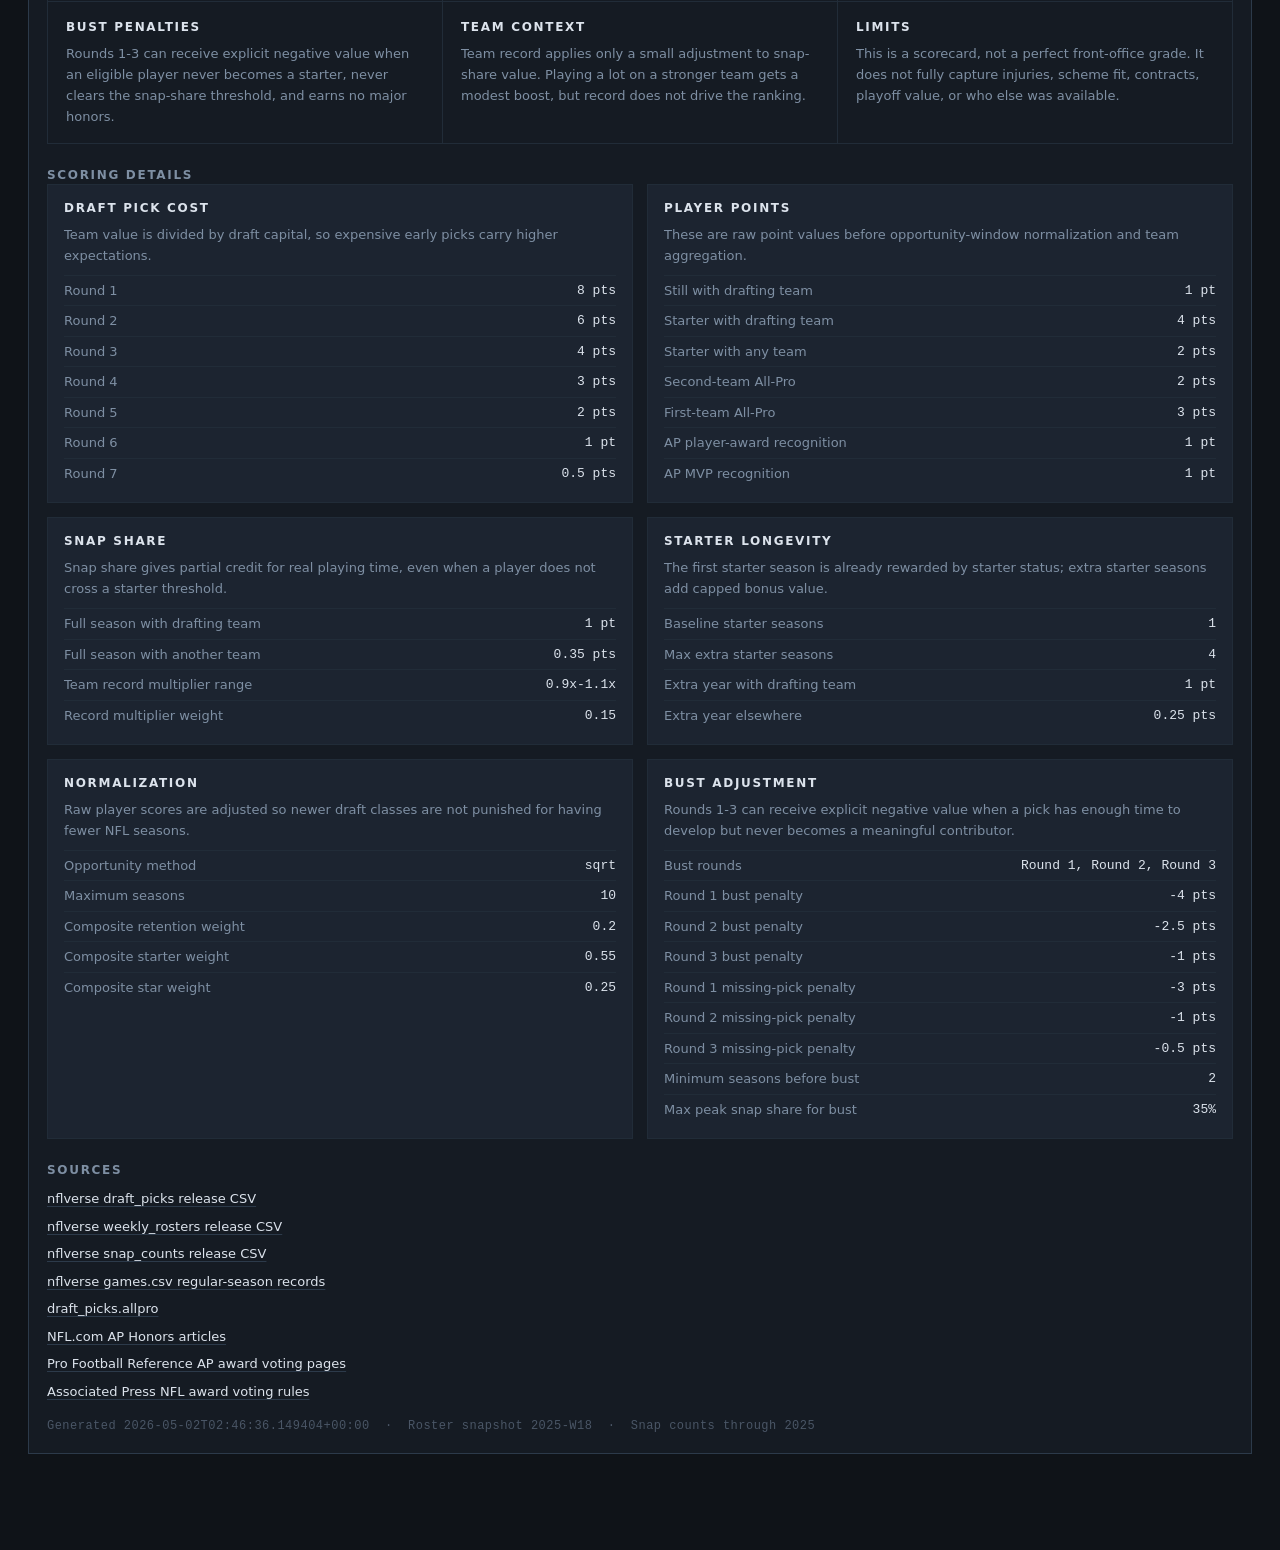
<file: outputs/windows/3/report.html>
<!DOCTYPE html>
<html lang="en">
<head>
  <meta charset="utf-8">
  <meta name="viewport" content="width=device-width, initial-scale=1">
  <title>NFL Draft Efficiency &mdash; 2023-2025</title>
  <link rel="stylesheet" href="report.css">
</head>
<body>
<nav class="site-nav">
  <span class="nav-wordmark">NFL Draft Efficiency</span>
  <ul class="nav-links">
    <li><a href="#rankings">Rankings</a></li>
    <li><a href="#players">Players</a></li>
    <li><a href="#team">Team Detail</a></li>
    <li><a href="#notes">Methodology</a></li>
  </ul>
</nav>
<div class="page">
  <section id="rankings" class="section">
    <div class="section-label">Full Team Rankings &mdash; All 32 Teams</div>
    <div class="panel">
      <div class="panel-hd">
        <span>Draft Efficiency</span>
        <span class="panel-hd-note">Click column headers to sort | Click team code to drill down</span>
      </div>
      <div class="report-controls">
        <label class="control-group lookback-slider-group" for="draft-window-slider">
          <span class="lookback-label">Lookback <span class="lookback-value" id="draft-window-value">5 years (2023-2025)</span></span>
          <span class="lookback-slider-wrap">
            <input id="draft-window-slider" type="range" min="3" max="10" step="1" value="5" list="draft-window-ticks">
            <datalist id="draft-window-ticks"></datalist>
            <span class="lookback-ticks" id="draft-window-tick-labels"></span>
          </span>
        </label>
        <button class="columns-button" id="rankings-columns-button" type="button">Rankings Columns</button>
      </div>
      <div class="panel-body-flush">
        <table class="data-table" id="rankings-table" data-column-toggle data-toggle-label="Rankings Columns" data-hidden-columns="dei_no_bp,star">
          <thead>
            <tr>
              <th class="sortable" data-col="displayRank" data-col-key="rank" data-tooltip="Current row number for the active sort. This updates whenever you sort another column." style="text-align:right">#</th>
              <th data-col-key="team" data-tooltip="NFL team abbreviation. Click a team code to open that team's player detail.">Team</th>
              <th class="sortable sort-desc" data-col="badj" data-col-key="overall" data-tooltip="Overall draft efficiency after round 1-3 bust penalties and default missing premium-pick penalties. This is the default ranking view." style="text-align:right">Overall</th>
              <th class="sortable" data-col="prem" data-col-key="r1_3" data-tooltip="Draft efficiency using only rounds 1-3, after the same bust and missing-pick adjustments. Later-round picks do not affect this column." style="text-align:right">Round 1-3 Only</th>
              <th class="sortable" data-col="late" data-col-key="r4_7" data-tooltip="Draft efficiency using only rounds 4-7. This isolates late-round value without premium-pick bust penalties." style="text-align:right">Rounds 4-7 Only</th>
              <th class="sortable" data-col="dei" data-col-key="dei_no_bp" data-tooltip="Draft Efficiency Index with no bust penalty. This is value divided by draft-pick cost before explicit bust and missing-pick penalties." style="text-align:right">DEI (no BP)</th>
              <th class="sortable" data-col="bust" data-col-key="bust" data-tooltip="Share of eligible round 1-3 picks classified as busts. Lower is better." style="text-align:right">Bust %</th>
              <th class="sortable" data-col="score" data-col-key="score" data-tooltip="Raw production score before dividing by draft cost. Includes roster status, usage, snap share, All-Pro, and AP awards." style="text-align:right">Score</th>
              <th class="sortable" data-col="ret" data-col-key="retention" data-tooltip="Retention component. Rewards drafted players who remain with the team." style="text-align:right">Retention</th>
              <th class="sortable" data-col="str" data-col-key="usage" data-tooltip="Usage component. Rewards starter outcomes, sustained starter seasons, and regular-season snap-share contribution." style="text-align:right">Usage</th>
              <th class="sortable" data-col="star" data-col-key="star" data-tooltip="Star component. Rewards All-Pro selections and AP major award finalist, winner, or pre-2022 vote-finisher outcomes." style="text-align:right">Star</th>
              <th class="sortable" data-col="apaw" data-col-key="apaw" data-tooltip="AP award recognition. For 2022 and later this uses announced finalists/winners; for older seasons this uses AP vote finishers. Includes MVP, OPOY, DPOY, OROY, DROY, and Comeback Player of the Year. All-Pro is tracked separately." style="text-align:right">Award Finalist</th>
              <th class="sortable" data-col="picks" data-col-key="picks" data-tooltip="Number of draft picks included for this team in the selected lookback window." style="text-align:right">Picks</th>
              <th class="sortable" data-col="starters" data-col-key="starters" data-tooltip="Average starter-level seasons per drafted player, counting starter seasons with the drafting team or another NFL team." style="text-align:right">Avg Starter Years</th>
            </tr>
          </thead>
          <tbody id="rankings-tbody"></tbody>
        </table>
      </div>
    </div>
  </section>
  <section id="players" class="section">
    <div class="section-label">Top Players &mdash; By Normalized Score</div>
    <div class="panel">
      <div class="panel-hd"><span>Top 20 by Normalized Player Score</span><span class="panel-hd-note">Normalized for draft round opportunity window</span></div>
      <div class="panel-body-flush">
        <table class="data-table" id="players-table" data-column-toggle data-toggle-label="Top Player Columns">
          <thead>
            <tr>
              <th data-col-key="rank">#</th><th data-col-key="team">Team</th><th data-col-key="player">Player</th><th data-col-key="year">Year</th><th data-col-key="pos">Pos</th><th data-col-key="norm_score" style="text-align:right">Norm. Score</th><th data-col-key="raw_score" style="text-align:right">Raw Score</th><th data-col-key="all_pro" style="text-align:center">All-Pro</th><th data-col-key="ap_awards" style="text-align:center">Award Finalist</th><th data-col-key="status" style="text-align:center">Status</th>
            </tr>
          </thead>
          <tbody id="players-tbody"></tbody>
        </table>
      </div>
    </div>
  </section>
  <section id="team" class="section">
    <div class="section-label">Team Detail Browser</div>
    <div class="team-picker-row"><span class="picker-lbl">Select Team</span><select id="team-picker"><option value="">-- Choose a team --</option></select></div>
    <div id="team-detail"></div>
  </section>
  <section id="notes" class="section">
    <div class="section-label">Methodology</div>
    <div class="panel">
      <div class="panel-body">
        <div class="methodology-content">
          <p class="methodology-lede">This report asks how much value each team got from its draft picks compared with the draft capital it spent. A score near 100 is roughly league average; higher means the team produced more value per unit of draft cost.</p>
          <div class="methodology-grid">
            <div class="methodology-card"><h3>Player Value</h3><p>Players earn credit for staying with the drafting team, becoming contributors, playing regular-season snaps, and earning All-Pro or AP player-award honors. AP recognition uses finalists/winners where available and pre-2022 vote finishers for older seasons.</p></div>
            <div class="methodology-card"><h3>Usage</h3><p>Usage combines historical starter outcomes, sustained starter seasons, and snap share, so a player can add value beyond a simple starter label.</p></div>
            <div class="methodology-card"><h3>Draft Cost</h3><p>Early picks are expected to produce more. Team value is compared against pick cost so late-round hits are rewarded and early-round misses matter more.</p></div>
            <div class="methodology-card"><h3>Bust Penalties</h3><p>Rounds 1-3 can receive explicit negative value when an eligible player never becomes a starter, never clears the snap-share threshold, and earns no major honors.</p></div>
            <div class="methodology-card"><h3>Team Context</h3><p>Team record applies only a small adjustment to snap-share value. Playing a lot on a stronger team gets a modest boost, but record does not drive the ranking.</p></div>
            <div class="methodology-card"><h3>Limits</h3><p>This is a scorecard, not a perfect front-office grade. It does not fully capture injuries, scheme fit, contracts, playoff value, or who else was available.</p></div>
          </div>
          <div><div class="methodology-subhead">Scoring Details</div><!-- SCORING_DETAILS_START -->
            <div class="scoring-detail-grid">
              <div class="scoring-detail-card">
                <h3>Draft Pick Cost</h3>
                <p>Team value is divided by draft capital, so expensive early picks carry higher expectations.</p>
                <table>
                  <tbody>
                    <tr><td>Round 1</td><td>8 pts</td></tr>
                    <tr><td>Round 2</td><td>6 pts</td></tr>
                    <tr><td>Round 3</td><td>4 pts</td></tr>
                    <tr><td>Round 4</td><td>3 pts</td></tr>
                    <tr><td>Round 5</td><td>2 pts</td></tr>
                    <tr><td>Round 6</td><td>1 pt</td></tr>
                    <tr><td>Round 7</td><td>0.5 pts</td></tr>
                  </tbody>
                </table>
              </div>
              <div class="scoring-detail-card">
                <h3>Player Points</h3>
                <p>These are raw point values before opportunity-window normalization and team aggregation.</p>
                <table>
                  <tbody>
                    <tr><td>Still with drafting team</td><td>1 pt</td></tr>
                    <tr><td>Starter with drafting team</td><td>4 pts</td></tr>
                    <tr><td>Starter with any team</td><td>2 pts</td></tr>
                    <tr><td>Second-team All-Pro</td><td>2 pts</td></tr>
                    <tr><td>First-team All-Pro</td><td>3 pts</td></tr>
                    <tr><td>AP player-award recognition</td><td>1 pt</td></tr>
                    <tr><td>AP MVP recognition</td><td>1 pt</td></tr>
                  </tbody>
                </table>
              </div>
              <div class="scoring-detail-card">
                <h3>Snap Share</h3>
                <p>Snap share gives partial credit for real playing time, even when a player does not cross a starter threshold.</p>
                <table>
                  <tbody>
                    <tr><td>Full season with drafting team</td><td>1 pt</td></tr>
                    <tr><td>Full season with another team</td><td>0.35 pts</td></tr>
                    <tr><td>Team record multiplier range</td><td>0.9x-1.1x</td></tr>
                    <tr><td>Record multiplier weight</td><td>0.15</td></tr>
                  </tbody>
                </table>
              </div>
              <div class="scoring-detail-card">
                <h3>Starter Longevity</h3>
                <p>The first starter season is already rewarded by starter status; extra starter seasons add capped bonus value.</p>
                <table>
                  <tbody>
                    <tr><td>Baseline starter seasons</td><td>1</td></tr>
                    <tr><td>Max extra starter seasons</td><td>4</td></tr>
                    <tr><td>Extra year with drafting team</td><td>1 pt</td></tr>
                    <tr><td>Extra year elsewhere</td><td>0.25 pts</td></tr>
                  </tbody>
                </table>
              </div>
              <div class="scoring-detail-card">
                <h3>Normalization</h3>
                <p>Raw player scores are adjusted so newer draft classes are not punished for having fewer NFL seasons.</p>
                <table>
                  <tbody>
                    <tr><td>Opportunity method</td><td>sqrt</td></tr>
                    <tr><td>Maximum seasons</td><td>10</td></tr>
                    <tr><td>Composite retention weight</td><td>0.2</td></tr>
                    <tr><td>Composite starter weight</td><td>0.55</td></tr>
                    <tr><td>Composite star weight</td><td>0.25</td></tr>
                  </tbody>
                </table>
              </div>
              <div class="scoring-detail-card">
                <h3>Bust Adjustment</h3>
                <p>Rounds 1-3 can receive explicit negative value when a pick has enough time to develop but never becomes a meaningful contributor.</p>
                <table>
                  <tbody>
                    <tr><td>Bust rounds</td><td>Round 1, Round 2, Round 3</td></tr>
                    <tr><td>Round 1 bust penalty</td><td>-4 pts</td></tr>
                    <tr><td>Round 2 bust penalty</td><td>-2.5 pts</td></tr>
                    <tr><td>Round 3 bust penalty</td><td>-1 pts</td></tr>
                    <tr><td>Round 1 missing-pick penalty</td><td>-3 pts</td></tr>
                    <tr><td>Round 2 missing-pick penalty</td><td>-1 pts</td></tr>
                    <tr><td>Round 3 missing-pick penalty</td><td>-0.5 pts</td></tr>
                    <tr><td>Minimum seasons before bust</td><td>2</td></tr>
                    <tr><td>Max peak snap share for bust</td><td>35%</td></tr>
                  </tbody>
                </table>
              </div>
            </div>
            <!-- SCORING_DETAILS_END --></div>
          <div><div class="methodology-subhead">Sources</div><!-- SOURCES_START -->
            <ul class="sources-list">
              <li><a href="https://github.com/nflverse/nflverse-data/releases/download/draft_picks/draft_picks.csv">nflverse draft_picks release CSV</a></li>
              <li><a href="https://github.com/nflverse/nflverse-data/releases">nflverse weekly_rosters release CSV</a></li>
              <li><a href="https://github.com/nflverse/nflverse-data/releases">nflverse snap_counts release CSV</a></li>
              <li><a href="https://raw.githubusercontent.com/nflverse/nfldata/master/data/games.csv">nflverse games.csv regular-season records</a></li>
              <li><a href="https://github.com/nflverse/nflverse-data/releases/download/draft_picks/draft_picks.csv">draft_picks.allpro</a></li>
              <li><a href="https://www.nfl.com/news">NFL.com AP Honors articles</a></li>
              <li><a href="https://www.pro-football-reference.com/awards/">Pro Football Reference AP award voting pages</a></li>
              <li><a href="https://www.ap.org/media-center/press-releases/2022/ap-updates-voting-system-for-its-nfl-awards/">Associated Press NFL award voting rules</a></li>
            </ul>
            <!-- SOURCES_END --></div>
        </div>
        <p class="footer-line">Generated 2026-05-02T02:46:36.149404+00:00 &nbsp;&middot;&nbsp; Roster snapshot 2025-W18 &nbsp;&middot;&nbsp; Snap counts through 2025</p>
      </div>
    </div>
  </section>
</div>
<div class="column-modal-backdrop" id="column-modal" hidden>
  <div class="column-modal" role="dialog" aria-modal="true" aria-labelledby="column-modal-title">
    <div class="column-modal-hd">
      <div class="column-modal-title" id="column-modal-title">Columns</div>
      <button class="column-modal-close" id="column-modal-close" type="button" aria-label="Close column selector">&times;</button>
    </div>
    <div class="column-modal-body" id="column-modal-body"></div>
    <div class="column-modal-actions">
      <button class="modal-button modal-button-secondary" id="column-modal-reset" type="button">Show All</button>
      <button class="modal-button" id="column-modal-done" type="button">Done</button>
    </div>
  </div>
</div>
<script>
const TEAM_INFO = {"ARI":{"name":"Arizona Cardinals","color":"#97233F"},"ATL":{"name":"Atlanta Falcons","color":"#A71930"},"BAL":{"name":"Baltimore Ravens","color":"#9E7C0C"},"BUF":{"name":"Buffalo Bills","color":"#4A84C4"},"CAR":{"name":"Carolina Panthers","color":"#0085CA"},"CHI":{"name":"Chicago Bears","color":"#C83803"},"CIN":{"name":"Cincinnati Bengals","color":"#FB4F14"},"CLE":{"name":"Cleveland Browns","color":"#FF6B22"},"DAL":{"name":"Dallas Cowboys","color":"#9BB7D4"},"DEN":{"name":"Denver Broncos","color":"#FB4F14"},"DET":{"name":"Detroit Lions","color":"#0076B6"},"GB":{"name":"Green Bay Packers","color":"#FFB612"},"HOU":{"name":"Houston Texans","color":"#A71930"},"IND":{"name":"Indianapolis Colts","color":"#4B8FD4"},"JAX":{"name":"Jacksonville Jaguars","color":"#D7A22A"},"KC":{"name":"Kansas City Chiefs","color":"#E31837"},"LAC":{"name":"Los Angeles Chargers","color":"#0099E0"},"LA":{"name":"Los Angeles Rams","color":"#FFA300"},"LV":{"name":"Las Vegas Raiders","color":"#A5ACAF"},"MIA":{"name":"Miami Dolphins","color":"#00B5C0"},"MIN":{"name":"Minnesota Vikings","color":"#4F2683"},"NE":{"name":"New England Patriots","color":"#C60C30"},"NO":{"name":"New Orleans Saints","color":"#C2A35D"},"NYG":{"name":"New York Giants","color":"#A71930"},"NYJ":{"name":"New York Jets","color":"#3DA35C"},"PHI":{"name":"Philadelphia Eagles","color":"#007A33"},"PIT":{"name":"Pittsburgh Steelers","color":"#FFB612"},"SEA":{"name":"Seattle Seahawks","color":"#69BE28"},"SF":{"name":"San Francisco 49ers","color":"#CF2B2B"},"TB":{"name":"Tampa Bay Buccaneers","color":"#D50A0A"},"TEN":{"name":"Tennessee Titans","color":"#4B92DB"},"WAS":{"name":"Washington Commanders","color":"#FFB612"}};
const REPORT_WINDOWS = {"3":{"label":"2023-2025","teamScores":[{"rank":1,"team":"LAC","dei":122.56,"score":0.932881,"ret":0.200462,"str":0.732419,"star":0.0,"apaw":0,"mvp":0,"prem":123.51,"late":143.13,"bust":0.1111,"badj":136.68,"miss":0,"picks":25,"starters":0.84},{"rank":2,"team":"TEN","dei":128.44,"score":0.977692,"ret":0.194117,"str":0.742758,"star":0.040816,"apaw":0,"mvp":0,"prem":110.37,"late":163.6,"bust":0.0,"badj":136.49,"miss":1,"picks":22,"starters":0.86},{"rank":3,"team":"TB","dei":119.21,"score":0.907435,"ret":0.192185,"str":0.701917,"star":0.013333,"apaw":1,"mvp":0,"prem":129.96,"late":139.74,"bust":0.1,"badj":130.75,"miss":0,"picks":21,"starters":0.86},{"rank":4,"team":"NYG","dei":121.51,"score":0.92494,"ret":0.188223,"str":0.699119,"star":0.037599,"apaw":3,"mvp":0,"prem":124.61,"late":137.05,"bust":0.0,"badj":124.41,"miss":1,"picks":20,"starters":0.95},{"rank":5,"team":"NE","dei":109.74,"score":0.8353,"ret":0.17306,"str":0.629899,"star":0.032341,"apaw":4,"mvp":1,"prem":123.46,"late":108.07,"bust":0.0,"badj":123.57,"miss":0,"picks":31,"starters":0.65},{"rank":6,"team":"ARI","dei":104.26,"score":0.793643,"ret":0.190166,"str":0.603477,"star":0.0,"apaw":0,"mvp":0,"prem":111.82,"late":129.71,"bust":0.0714,"badj":116.38,"miss":0,"picks":28,"starters":0.79},{"rank":7,"team":"CIN","dei":103.41,"score":0.787152,"ret":0.197463,"str":0.589689,"star":0.0,"apaw":0,"mvp":0,"prem":113.09,"late":112.81,"bust":0.2,"badj":113.81,"miss":0,"picks":24,"starters":0.75},{"rank":8,"team":"LV","dei":101.27,"score":0.770838,"ret":0.169044,"str":0.57105,"star":0.030744,"apaw":1,"mvp":0,"prem":136.46,"late":74.04,"bust":0.0833,"badj":113.1,"miss":0,"picks":28,"starters":0.68},{"rank":9,"team":"PIT","dei":108.45,"score":0.825475,"ret":0.206542,"str":0.611131,"star":0.007802,"apaw":1,"mvp":0,"prem":114.3,"late":112.18,"bust":0.1,"badj":109.8,"miss":1,"picks":21,"starters":0.9},{"rank":10,"team":"LA","dei":126.59,"score":0.963558,"ret":0.208255,"str":0.690689,"star":0.064613,"apaw":5,"mvp":0,"prem":91.78,"late":121.06,"bust":0.1111,"badj":108.82,"miss":2,"picks":30,"starters":0.77},{"rank":11,"team":"GB","dei":97.33,"score":0.740877,"ret":0.185389,"str":0.555488,"star":0.0,"apaw":0,"mvp":0,"prem":103.63,"late":110.05,"bust":0.1667,"badj":107.44,"miss":0,"picks":32,"starters":0.59},{"rank":12,"team":"HOU","dei":123.08,"score":0.936854,"ret":0.226446,"str":0.668163,"star":0.042245,"apaw":3,"mvp":0,"prem":94.65,"late":142.12,"bust":0.0909,"badj":105.56,"miss":2,"picks":27,"starters":0.78},{"rank":13,"team":"BAL","dei":101.83,"score":0.775136,"ret":0.220694,"str":0.554442,"star":0.0,"apaw":0,"mvp":0,"prem":103.86,"late":94.18,"bust":0.125,"badj":103.83,"miss":1,"picks":26,"starters":0.58},{"rank":14,"team":"ATL","dei":101.41,"score":0.771897,"ret":0.177717,"str":0.525834,"star":0.068346,"apaw":4,"mvp":0,"prem":117.97,"late":76.68,"bust":0.1111,"badj":102.09,"miss":1,"picks":19,"starters":0.63},{"rank":15,"team":"NO","dei":98.35,"score":0.748614,"ret":0.20547,"str":0.530405,"star":0.012739,"apaw":1,"mvp":0,"prem":104.24,"late":91.31,"bust":0.2222,"badj":101.12,"miss":1,"picks":23,"starters":0.57},{"rank":16,"team":"SF","dei":108.31,"score":0.824431,"ret":0.241166,"str":0.583265,"star":0.0,"apaw":0,"mvp":0,"prem":97.57,"late":95.95,"bust":0.1,"badj":99.37,"miss":2,"picks":28,"starters":0.54},{"rank":17,"team":"PHI","dei":100.72,"score":0.766665,"ret":0.204545,"str":0.488342,"star":0.073778,"apaw":3,"mvp":0,"prem":120.88,"late":62.8,"bust":0.1111,"badj":98.82,"miss":2,"picks":26,"starters":0.54},{"rank":18,"team":"IND","dei":87.58,"score":0.666678,"ret":0.177011,"str":0.489667,"star":0.0,"apaw":0,"mvp":0,"prem":100.79,"late":83.17,"bust":0.0,"badj":98.62,"miss":0,"picks":29,"starters":0.59},{"rank":19,"team":"SEA","dei":97.96,"score":0.745636,"ret":0.191098,"str":0.513625,"star":0.040913,"apaw":3,"mvp":0,"prem":100.78,"late":87.6,"bust":0.1,"badj":97.4,"miss":2,"picks":29,"starters":0.69},{"rank":20,"team":"CAR","dei":89.38,"score":0.680376,"ret":0.175129,"str":0.492176,"star":0.013072,"apaw":1,"mvp":0,"prem":105.36,"late":80.82,"bust":0.1111,"badj":97.23,"miss":0,"picks":20,"starters":0.65},{"rank":21,"team":"DAL","dei":83.67,"score":0.636859,"ret":0.176281,"str":0.460578,"star":0.0,"apaw":0,"mvp":0,"prem":101.61,"late":83.57,"bust":0.0,"badj":94.21,"miss":0,"picks":25,"starters":0.36},{"rank":22,"team":"CLE","dei":114.61,"score":0.872397,"ret":0.19462,"str":0.662625,"star":0.015152,"apaw":1,"mvp":0,"prem":69.7,"late":130.08,"bust":0.1111,"badj":88.15,"miss":3,"picks":20,"starters":0.6},{"rank":23,"team":"WAS","dei":84.32,"score":0.641804,"ret":0.144927,"str":0.488201,"star":0.008676,"apaw":1,"mvp":0,"prem":95.31,"late":74.44,"bust":0.1818,"badj":85.58,"miss":1,"picks":21,"starters":0.57},{"rank":24,"team":"MIA","dei":107.4,"score":0.817507,"ret":0.220234,"str":0.584416,"star":0.012856,"apaw":1,"mvp":0,"prem":71.44,"late":113.96,"bust":0.1667,"badj":85.29,"miss":3,"picks":19,"starters":0.47},{"rank":25,"team":"KC","dei":83.03,"score":0.632007,"ret":0.179497,"str":0.45251,"star":0.0,"apaw":0,"mvp":0,"prem":88.51,"late":74.8,"bust":0.1111,"badj":83.84,"miss":1,"picks":21,"starters":0.48},{"rank":26,"team":"DET","dei":82.04,"score":0.62446,"ret":0.171265,"str":0.418204,"star":0.034991,"apaw":2,"mvp":0,"prem":87.3,"late":86.64,"bust":0.2727,"badj":82.5,"miss":1,"picks":21,"starters":0.71},{"rank":27,"team":"JAX","dei":79.12,"score":0.602249,"ret":0.189049,"str":0.405072,"star":0.008128,"apaw":1,"mvp":0,"prem":84.44,"late":68.59,"bust":0.0,"badj":81.75,"miss":1,"picks":31,"starters":0.48},{"rank":28,"team":"DEN","dei":93.56,"score":0.712172,"ret":0.216488,"str":0.456342,"star":0.039341,"apaw":1,"mvp":0,"prem":74.24,"late":108.46,"bust":0.1111,"badj":80.07,"miss":2,"picks":19,"starters":0.42},{"rank":29,"team":"CHI","dei":81.48,"score":0.620185,"ret":0.162158,"str":0.458027,"star":0.0,"apaw":0,"mvp":0,"prem":78.22,"late":89.57,"bust":0.0909,"badj":80.03,"miss":2,"picks":23,"starters":0.7},{"rank":30,"team":"BUF","dei":81.34,"score":0.619123,"ret":0.202486,"str":0.388725,"star":0.027912,"apaw":0,"mvp":0,"prem":77.45,"late":78.46,"bust":0.0,"badj":79.13,"miss":1,"picks":25,"starters":0.4},{"rank":31,"team":"NYJ","dei":77.79,"score":0.5921,"ret":0.154692,"str":0.437408,"star":0.0,"apaw":0,"mvp":0,"prem":86.5,"late":51.69,"bust":0.1429,"badj":73.67,"miss":2,"picks":21,"starters":0.48},{"rank":32,"team":"MIN","dei":80.26,"score":0.610932,"ret":0.163432,"str":0.410607,"star":0.036893,"apaw":0,"mvp":0,"prem":56.17,"late":73.68,"bust":0.0,"badj":60.46,"miss":4,"picks":18,"starters":0.44}],"topPlayers":[{"team":"TEN","name":"Chimere Dike","year":2025,"pos":"WR","nsc":8.57,"rsc":9,"ap":1,"aw":0,"mvp":0,"awd":"","on":true,"st":true,"sa":true},{"team":"PHI","name":"Quinyon Mitchell","year":2024,"pos":"CB","nsc":8.49,"rsc":12,"ap":1,"aw":1,"mvp":0,"awd":"2024 DROY","on":true,"st":true,"sa":true},{"team":"PHI","name":"Cooper DeJean","year":2024,"pos":"DB","nsc":8.27,"rsc":12,"ap":1,"aw":1,"mvp":0,"awd":"2024 DROY","on":true,"st":true,"sa":true},{"team":"LA","name":"Puka Nacua","year":2023,"pos":"WR","nsc":8.24,"rsc":14,"ap":1,"aw":2,"mvp":0,"awd":"2023 OROY; 2025 OPOY","on":true,"st":true,"sa":true},{"team":"LV","name":"Brock Bowers","year":2024,"pos":"TE","nsc":8.22,"rsc":12,"ap":1,"aw":1,"mvp":0,"awd":"2024 OROY","on":true,"st":true,"sa":true},{"team":"ATL","name":"Bijan Robinson","year":2023,"pos":"RB","nsc":8.2,"rsc":14,"ap":1,"aw":2,"mvp":0,"awd":"2023 OROY; 2025 OPOY","on":true,"st":true,"sa":true},{"team":"HOU","name":"Will Anderson","year":2023,"pos":"LB","nsc":8.07,"rsc":14,"ap":1,"aw":2,"mvp":0,"awd":"2023 DROY; 2025 DPOY","on":true,"st":true,"sa":true},{"team":"SEA","name":"Jaxon Smith-Njigba","year":2023,"pos":"WR","nsc":7.7,"rsc":13,"ap":1,"aw":1,"mvp":0,"awd":"2025 OPOY","on":true,"st":true,"sa":true},{"team":"DET","name":"Jack Campbell","year":2023,"pos":"LB","nsc":7.25,"rsc":13,"ap":1,"aw":0,"mvp":0,"awd":"","on":true,"st":true,"sa":true},{"team":"ATL","name":"Xavier Watts","year":2025,"pos":"SAF","nsc":6.99,"rsc":7,"ap":0,"aw":1,"mvp":0,"awd":"2025 DROY","on":true,"st":true,"sa":true},{"team":"CLE","name":"Carson Schwesinger","year":2025,"pos":"LB","nsc":6.95,"rsc":7,"ap":0,"aw":1,"mvp":0,"awd":"2025 DROY","on":true,"st":true,"sa":true},{"team":"NE","name":"Drake Maye","year":2024,"pos":"QB","nsc":6.92,"rsc":10,"ap":0,"aw":1,"mvp":1,"awd":"2025 MVP; 2025 OPOY","on":true,"st":true,"sa":true},{"team":"SEA","name":"Nick Emmanwori","year":2025,"pos":"SAF","nsc":6.88,"rsc":7,"ap":0,"aw":1,"mvp":0,"awd":"2025 DROY","on":true,"st":true,"sa":true},{"team":"CAR","name":"Tetairoa McMillan","year":2025,"pos":"WR","nsc":6.87,"rsc":7,"ap":0,"aw":1,"mvp":0,"awd":"2025 OROY","on":true,"st":true,"sa":true},{"team":"NO","name":"Tyler Shough","year":2025,"pos":"QB","nsc":6.81,"rsc":7,"ap":0,"aw":1,"mvp":0,"awd":"2025 OROY","on":true,"st":true,"sa":true},{"team":"NYG","name":"Jaxson Dart","year":2025,"pos":"QB","nsc":6.8,"rsc":7,"ap":0,"aw":1,"mvp":0,"awd":"2025 OROY","on":true,"st":true,"sa":true},{"team":"TB","name":"Emeka Egbuka","year":2025,"pos":"WR","nsc":6.78,"rsc":7,"ap":0,"aw":1,"mvp":0,"awd":"2025 OROY","on":true,"st":true,"sa":true},{"team":"NYG","name":"Abdul Carter","year":2025,"pos":"DE","nsc":6.73,"rsc":7,"ap":0,"aw":1,"mvp":0,"awd":"2025 DROY","on":true,"st":true,"sa":true},{"team":"LA","name":"Jared Verse","year":2024,"pos":"DL","nsc":6.55,"rsc":9,"ap":0,"aw":1,"mvp":0,"awd":"2024 DROY","on":true,"st":true,"sa":true},{"team":"ATL","name":"James Pearce","year":2025,"pos":"DE","nsc":6.53,"rsc":7,"ap":0,"aw":1,"mvp":0,"awd":"2025 DROY","on":true,"st":true,"sa":true}],"allPlayers":[{"y":2023,"t":"CAR","r":1,"p":1,"n":"Bryce Young","pos":"QB","on":true,"st":true,"sa":true,"ap":0,"aw":0,"mvp":0,"awd":"","bst":false,"sc":9.7568,"bas":9.7568,"syd":3,"sya":3,"ssd":2.8456,"sse":0.0,"psd":0.9981,"psa":0.9981},{"y":2023,"t":"HOU","r":1,"p":2,"n":"C.J. Stroud","pos":"QB","on":true,"st":true,"sa":true,"ap":0,"aw":1,"mvp":0,"awd":"2023 OROY","bst":false,"sc":10.8821,"bas":10.8821,"syd":3,"sya":3,"ssd":2.8287,"sse":0.0,"psd":0.9857,"psa":0.9857},{"y":2023,"t":"HOU","r":1,"p":3,"n":"Will Anderson","pos":"LB","on":true,"st":true,"sa":true,"ap":1,"aw":2,"mvp":0,"awd":"2023 DROY; 2025 DPOY","bst":false,"sc":13.9831,"bas":13.9831,"syd":3,"sya":3,"ssd":1.9455,"sse":0.0,"psd":0.6699,"psa":0.6699},{"y":2023,"t":"IND","r":1,"p":4,"n":"Anthony Richardson","pos":"QB","on":true,"st":true,"sa":true,"ap":0,"aw":0,"mvp":0,"awd":"","bst":false,"sc":6.7,"bas":6.7,"syd":1,"sya":1,"ssd":1.7017,"sse":0.0,"psd":0.9199,"psa":0.9199},{"y":2023,"t":"SEA","r":1,"p":5,"n":"Devon Witherspoon","pos":"DB","on":true,"st":true,"sa":true,"ap":0,"aw":1,"mvp":0,"awd":"2023 DROY","bst":false,"sc":10.8821,"bas":10.8821,"syd":3,"sya":3,"ssd":2.8198,"sse":0.0,"psd":0.9796,"psa":0.9796},{"y":2023,"t":"ARI","r":1,"p":6,"n":"Paris Johnson","pos":"OL","on":true,"st":true,"sa":true,"ap":0,"aw":0,"mvp":0,"awd":"","bst":false,"sc":9.8574,"bas":9.8574,"syd":3,"sya":3,"ssd":2.9484,"sse":0.0,"psd":1.0,"psa":1.0},{"y":2023,"t":"LV","r":1,"p":7,"n":"Tyree Wilson","pos":"OLB","on":true,"st":true,"sa":true,"ap":0,"aw":0,"mvp":0,"awd":"","bst":false,"sc":7.3096,"bas":7.3096,"syd":2,"sya":2,"ssd":1.3513,"sse":0.0,"psd":0.5,"psa":0.5},{"y":2023,"t":"ATL","r":1,"p":8,"n":"Bijan Robinson","pos":"RB","on":true,"st":true,"sa":true,"ap":1,"aw":2,"mvp":0,"awd":"2023 OROY; 2025 OPOY","bst":false,"sc":14.2044,"bas":14.2044,"syd":3,"sya":3,"ssd":2.2203,"sse":0.0,"psd":0.7847,"psa":0.7847},{"y":2023,"t":"PHI","r":1,"p":9,"n":"Jalen Carter","pos":"DL","on":true,"st":true,"sa":true,"ap":0,"aw":1,"mvp":0,"awd":"2023 DROY","bst":false,"sc":10.2955,"bas":10.2955,"syd":3,"sya":3,"ssd":2.2237,"sse":0.0,"psd":0.8585,"psa":0.8585},{"y":2023,"t":"CHI","r":1,"p":10,"n":"Darnell Wright","pos":"OL","on":true,"st":true,"sa":true,"ap":0,"aw":0,"mvp":0,"awd":"","bst":false,"sc":9.9137,"bas":9.9137,"syd":3,"sya":3,"ssd":2.9344,"sse":0.0,"psd":0.9956,"psa":0.9956},{"y":2023,"t":"TEN","r":1,"p":11,"n":"Peter Skoronski","pos":"OL","on":true,"st":true,"sa":true,"ap":0,"aw":0,"mvp":0,"awd":"","bst":false,"sc":9.8708,"bas":9.8708,"syd":3,"sya":3,"ssd":2.9897,"sse":0.0,"psd":1.0,"psa":1.0},{"y":2023,"t":"DET","r":1,"p":12,"n":"Jahmyr Gibbs","pos":"RB","on":true,"st":true,"sa":true,"ap":0,"aw":1,"mvp":0,"awd":"2023 OROY","bst":false,"sc":9.8494,"bas":9.8494,"syd":3,"sya":3,"ssd":1.7969,"sse":0.0,"psd":0.6706,"psa":0.6706},{"y":2023,"t":"GB","r":1,"p":13,"n":"Lukas Van Ness","pos":"DL","on":true,"st":false,"sa":false,"ap":0,"aw":0,"mvp":0,"awd":"","bst":false,"sc":2.1851,"bas":2.1851,"syd":0,"sya":0,"ssd":1.171,"sse":0.0,"psd":0.4473,"psa":0.4473},{"y":2023,"t":"PIT","r":1,"p":14,"n":"Broderick Jones","pos":"OL","on":true,"st":true,"sa":true,"ap":0,"aw":0,"mvp":0,"awd":"","bst":false,"sc":9.6663,"bas":9.6663,"syd":3,"sya":3,"ssd":2.6314,"sse":0.0,"psd":0.9649,"psa":0.9649},{"y":2023,"t":"NYJ","r":1,"p":15,"n":"Will McDonald","pos":"DE","on":true,"st":true,"sa":true,"ap":0,"aw":0,"mvp":0,"awd":"","bst":false,"sc":7.4498,"bas":7.4498,"syd":2,"sya":2,"ssd":1.5045,"sse":0.0,"psd":0.6603,"psa":0.6603},{"y":2023,"t":"WAS","r":1,"p":16,"n":"Emmanuel Forbes","pos":"CB","on":false,"st":false,"sa":true,"ap":0,"aw":0,"mvp":0,"awd":"","bst":false,"sc":3.4373,"bas":3.4373,"syd":0,"sya":1,"ssd":0.7977,"sse":1.1155,"psd":0.4974,"psa":0.7274},{"y":2023,"t":"NE","r":1,"p":17,"n":"Christian Gonzalez","pos":"DB","on":true,"st":true,"sa":true,"ap":0,"aw":1,"mvp":0,"awd":"2024 CPOY","bst":false,"sc":9.6553,"bas":9.6553,"syd":2,"sya":2,"ssd":2.6781,"sse":0.0,"psd":0.9472,"psa":0.9472},{"y":2023,"t":"DET","r":1,"p":18,"n":"Jack Campbell","pos":"LB","on":true,"st":true,"sa":true,"ap":1,"aw":0,"mvp":0,"awd":"","bst":false,"sc":12.5507,"bas":12.5507,"syd":3,"sya":3,"ssd":2.4771,"sse":0.0,"psd":1.0,"psa":1.0},{"y":2023,"t":"TB","r":1,"p":19,"n":"Calijah Kancey","pos":"DL","on":true,"st":true,"sa":true,"ap":0,"aw":0,"mvp":0,"awd":"","bst":false,"sc":7.8935,"bas":7.8935,"syd":2,"sya":2,"ssd":1.8838,"sse":0.0,"psd":0.7109,"psa":0.7109},{"y":2023,"t":"SEA","r":1,"p":20,"n":"Jaxon Smith-Njigba","pos":"WR","on":true,"st":true,"sa":true,"ap":1,"aw":1,"mvp":0,"awd":"2025 OPOY","bst":false,"sc":13.3352,"bas":13.3352,"syd":3,"sya":3,"ssd":2.2832,"sse":0.0,"psd":0.8618,"psa":0.8618},{"y":2023,"t":"LAC","r":1,"p":21,"n":"Quentin Johnston","pos":"WR","on":true,"st":true,"sa":true,"ap":0,"aw":0,"mvp":0,"awd":"","bst":false,"sc":9.1275,"bas":9.1275,"syd":3,"sya":3,"ssd":2.1151,"sse":0.0,"psd":0.7675,"psa":0.7675},{"y":2023,"t":"BAL","r":1,"p":22,"n":"Zay Flowers","pos":"WR","on":true,"st":true,"sa":true,"ap":0,"aw":0,"mvp":0,"awd":"","bst":false,"sc":9.515,"bas":9.515,"syd":3,"sya":3,"ssd":2.462,"sse":0.0,"psd":0.8659,"psa":0.8659},{"y":2023,"t":"MIN","r":1,"p":23,"n":"Jordan Addison","pos":"WR","on":true,"st":true,"sa":true,"ap":0,"aw":0,"mvp":0,"awd":"","bst":false,"sc":9.5242,"bas":9.5242,"syd":3,"sya":3,"ssd":2.4916,"sse":0.0,"psd":0.852,"psa":0.852},{"y":2023,"t":"NYG","r":1,"p":24,"n":"Deonte Banks","pos":"DB","on":true,"st":true,"sa":true,"ap":0,"aw":0,"mvp":0,"awd":"","bst":false,"sc":9.0889,"bas":9.0889,"syd":3,"sya":3,"ssd":2.1679,"sse":0.0,"psd":0.8844,"psa":0.8844},{"y":2023,"t":"BUF","r":1,"p":25,"n":"Dalton Kincaid","pos":"TE","on":true,"st":true,"sa":true,"ap":0,"aw":0,"mvp":0,"awd":"","bst":false,"sc":7.6254,"bas":7.6254,"syd":2,"sya":2,"ssd":1.5773,"sse":0.0,"psd":0.6337,"psa":0.6337},{"y":2023,"t":"DAL","r":1,"p":26,"n":"Mazi Smith","pos":"DL","on":false,"st":true,"sa":true,"ap":0,"aw":0,"mvp":0,"awd":"","bst":false,"sc":5.1115,"bas":5.1115,"syd":1,"sya":1,"ssd":1.0274,"sse":0.2512,"psd":0.4808,"psa":0.4808},{"y":2023,"t":"JAX","r":1,"p":27,"n":"Anton Harrison","pos":"OL","on":true,"st":true,"sa":true,"ap":0,"aw":0,"mvp":0,"awd":"","bst":false,"sc":9.8832,"bas":9.8832,"syd":3,"sya":3,"ssd":2.8795,"sse":0.0,"psd":0.9682,"psa":0.9682},{"y":2023,"t":"CIN","r":1,"p":28,"n":"Myles Murphy","pos":"DE","on":true,"st":true,"sa":true,"ap":0,"aw":0,"mvp":0,"awd":"","bst":false,"sc":6.3121,"bas":6.3121,"syd":1,"sya":1,"ssd":1.3232,"sse":0.0,"psd":0.6422,"psa":0.6422},{"y":2023,"t":"NO","r":1,"p":29,"n":"Bryan Bresee","pos":"DT","on":true,"st":true,"sa":true,"ap":0,"aw":0,"mvp":0,"awd":"","bst":false,"sc":8.7535,"bas":8.7535,"syd":3,"sya":3,"ssd":1.7853,"sse":0.0,"psd":0.6966,"psa":0.6966},{"y":2023,"t":"PHI","r":1,"p":30,"n":"Nolan Smith","pos":"OLB","on":true,"st":true,"sa":true,"ap":0,"aw":0,"mvp":0,"awd":"","bst":false,"sc":7.3462,"bas":7.3462,"syd":2,"sya":2,"ssd":1.3026,"sse":0.0,"psd":0.5767,"psa":0.5767},{"y":2023,"t":"KC","r":1,"p":31,"n":"Felix Anudike-Uzomah","pos":"DE","on":true,"st":false,"sa":false,"ap":0,"aw":0,"mvp":0,"awd":"","bst":true,"sc":1.5307,"bas":-2.4693,"syd":0,"sya":0,"ssd":0.5086,"sse":0.0,"psd":0.3083,"psa":0.3083},{"y":2023,"t":"PIT","r":2,"p":32,"n":"Joey Porter Jr.","pos":"CB","on":true,"st":true,"sa":true,"ap":0,"aw":1,"mvp":0,"awd":"2023 DROY","bst":false,"sc":10.6352,"bas":10.6352,"syd":3,"sya":3,"ssd":2.6008,"sse":0.0,"psd":0.9427,"psa":0.9427},{"y":2023,"t":"TEN","r":2,"p":33,"n":"Will Levis","pos":"QB","on":true,"st":true,"sa":true,"ap":0,"aw":0,"mvp":0,"awd":"","bst":false,"sc":7.7033,"bas":7.7033,"syd":2,"sya":2,"ssd":1.7645,"sse":0.0,"psd":0.9231,"psa":0.9231},{"y":2023,"t":"DET","r":2,"p":34,"n":"Sam LaPorta","pos":"TE","on":true,"st":true,"sa":true,"ap":0,"aw":1,"mvp":0,"awd":"2023 OROY","bst":false,"sc":10.6681,"bas":10.6681,"syd":3,"sya":3,"ssd":2.5895,"sse":0.0,"psd":0.9038,"psa":0.9038},{"y":2023,"t":"LV","r":2,"p":35,"n":"Michael Mayer","pos":"TE","on":true,"st":true,"sa":true,"ap":0,"aw":0,"mvp":0,"awd":"","bst":false,"sc":8.8786,"bas":8.8786,"syd":3,"sya":3,"ssd":1.9358,"sse":0.0,"psd":0.7082,"psa":0.7082},{"y":2023,"t":"LA","r":2,"p":36,"n":"Steve Avila","pos":"C","on":true,"st":true,"sa":true,"ap":0,"aw":0,"mvp":0,"awd":"","bst":false,"sc":9.8162,"bas":9.8162,"syd":3,"sya":3,"ssd":2.765,"sse":0.0,"psd":1.0,"psa":1.0},{"y":2023,"t":"SEA","r":2,"p":37,"n":"Derick Hall","pos":"DE","on":true,"st":true,"sa":true,"ap":0,"aw":0,"mvp":0,"awd":"","bst":false,"sc":7.3461,"bas":7.3461,"syd":2,"sya":2,"ssd":1.3148,"sse":0.0,"psd":0.598,"psa":0.598},{"y":2023,"t":"ATL","r":2,"p":38,"n":"Matthew Bergeron","pos":"OL","on":true,"st":true,"sa":true,"ap":0,"aw":0,"mvp":0,"awd":"","bst":false,"sc":9.8873,"bas":9.8873,"syd":3,"sya":3,"ssd":2.909,"sse":0.0,"psd":0.9991,"psa":0.9991},{"y":2023,"t":"CAR","r":2,"p":39,"n":"Jonathan Mingo","pos":"WR","on":false,"st":true,"sa":true,"ap":0,"aw":0,"mvp":0,"awd":"","bst":false,"sc":5.5436,"bas":5.5436,"syd":1,"sya":1,"ssd":1.4459,"sse":0.4795,"psd":0.8878,"psa":0.8878},{"y":2023,"t":"NO","r":2,"p":40,"n":"Isaiah Foskey","pos":"DL","on":false,"st":false,"sa":false,"ap":0,"aw":0,"mvp":0,"awd":"","bst":true,"sc":0.2078,"bas":-2.2922,"syd":0,"sya":0,"ssd":0.1838,"sse":0.0733,"psd":0.1295,"psa":0.1295},{"y":2023,"t":"ARI","r":2,"p":41,"n":"BJ Ojulari","pos":"DE","on":true,"st":false,"sa":false,"ap":0,"aw":0,"mvp":0,"awd":"","bst":false,"sc":1.7113,"bas":1.7113,"syd":0,"sya":0,"ssd":0.7441,"sse":0.0,"psd":0.375,"psa":0.375},{"y":2023,"t":"GB","r":2,"p":42,"n":"Luke Musgrave","pos":"TE","on":true,"st":true,"sa":true,"ap":0,"aw":0,"mvp":0,"awd":"","bst":false,"sc":6.3881,"bas":6.3881,"syd":1,"sya":1,"ssd":1.3748,"sse":0.0,"psd":0.661,"psa":0.661},{"y":2023,"t":"NYJ","r":2,"p":43,"n":"Joe Tippmann","pos":"OL","on":true,"st":true,"sa":true,"ap":0,"aw":0,"mvp":0,"awd":"","bst":false,"sc":9.7323,"bas":9.7323,"syd":3,"sya":3,"ssd":2.8226,"sse":0.0,"psd":1.0,"psa":1.0},{"y":2023,"t":"IND","r":2,"p":44,"n":"Julius Brents","pos":"DB","on":false,"st":true,"sa":true,"ap":0,"aw":0,"mvp":0,"awd":"","bst":false,"sc":5.3669,"bas":5.3669,"syd":1,"sya":1,"ssd":1.2807,"sse":0.245,"psd":0.8212,"psa":0.8212},{"y":2023,"t":"DET","r":2,"p":45,"n":"Brian Branch","pos":"DB","on":true,"st":true,"sa":true,"ap":0,"aw":0,"mvp":0,"awd":"","bst":false,"sc":9.7272,"bas":9.7272,"syd":3,"sya":3,"ssd":2.6469,"sse":0.0,"psd":0.9664,"psa":0.9664},{"y":2023,"t":"NE","r":2,"p":46,"n":"Keion White","pos":"DL","on":false,"st":true,"sa":true,"ap":0,"aw":0,"mvp":0,"awd":"","bst":false,"sc":7.0672,"bas":7.0672,"syd":2,"sya":3,"ssd":1.639,"sse":0.5758,"psd":0.7442,"psa":0.7442},{"y":2023,"t":"WAS","r":2,"p":47,"n":"Quan Martin","pos":"DB","on":true,"st":true,"sa":true,"ap":0,"aw":0,"mvp":0,"awd":"","bst":false,"sc":8.0837,"bas":8.0837,"syd":2,"sya":2,"ssd":2.0929,"sse":0.0,"psd":0.9439,"psa":0.9439},{"y":2023,"t":"TB","r":2,"p":48,"n":"Cody Mauch","pos":"T","on":true,"st":true,"sa":true,"ap":0,"aw":0,"mvp":0,"awd":"","bst":false,"sc":9.0053,"bas":9.0053,"syd":2,"sya":2,"ssd":2.9921,"sse":0.0,"psd":1.0,"psa":1.0},{"y":2023,"t":"PIT","r":2,"p":49,"n":"Keeanu Benton","pos":"NT","on":true,"st":true,"sa":true,"ap":0,"aw":0,"mvp":0,"awd":"","bst":false,"sc":7.6793,"bas":7.6793,"syd":2,"sya":2,"ssd":1.6573,"sse":0.0,"psd":0.6409,"psa":0.6409},{"y":2023,"t":"GB","r":2,"p":50,"n":"Jayden Reed","pos":"WR","on":true,"st":true,"sa":true,"ap":0,"aw":0,"mvp":0,"awd":"","bst":false,"sc":7.6305,"bas":7.6305,"syd":2,"sya":2,"ssd":1.6104,"sse":0.0,"psd":0.6319,"psa":0.6319},{"y":2023,"t":"MIA","r":2,"p":51,"n":"Cam Smith","pos":"DB","on":false,"st":false,"sa":false,"ap":0,"aw":0,"mvp":0,"awd":"","bst":true,"sc":0.3607,"bas":-2.1393,"syd":0,"sya":0,"ssd":0.3618,"sse":0.0,"psd":0.341,"psa":0.341},{"y":2023,"t":"SEA","r":2,"p":52,"n":"Zach Charbonnet","pos":"RB","on":true,"st":true,"sa":true,"ap":0,"aw":0,"mvp":0,"awd":"","bst":false,"sc":8.5168,"bas":8.5168,"syd":3,"sya":3,"ssd":1.4843,"sse":0.0,"psd":0.5164,"psa":0.5164},{"y":2023,"t":"CHI","r":2,"p":53,"n":"Gervon Dexter","pos":"DL","on":true,"st":true,"sa":true,"ap":0,"aw":0,"mvp":0,"awd":"","bst":false,"sc":7.6772,"bas":7.6772,"syd":2,"sya":2,"ssd":1.6894,"sse":0.0,"psd":0.6663,"psa":0.6663},{"y":2023,"t":"LAC","r":2,"p":54,"n":"Tuli Tuipulotu","pos":"DL","on":true,"st":true,"sa":true,"ap":0,"aw":0,"mvp":0,"awd":"","bst":false,"sc":9.2186,"bas":9.2186,"syd":3,"sya":3,"ssd":2.2095,"sse":0.0,"psd":0.7773,"psa":0.7773},{"y":2023,"t":"KC","r":2,"p":55,"n":"Rashee Rice","pos":"WR","on":true,"st":true,"sa":true,"ap":0,"aw":0,"mvp":0,"awd":"","bst":false,"sc":6.9515,"bas":6.9515,"syd":1,"sya":1,"ssd":1.92,"sse":0.0,"psd":0.7319,"psa":0.7319},{"y":2023,"t":"CHI","r":2,"p":56,"n":"Tyrique Stevenson","pos":"CB","on":true,"st":true,"sa":true,"ap":0,"aw":0,"mvp":0,"awd":"","bst":false,"sc":9.3096,"bas":9.3096,"syd":3,"sya":3,"ssd":2.3297,"sse":0.0,"psd":0.8159,"psa":0.8159},{"y":2023,"t":"NYG","r":2,"p":57,"n":"John Michael Schmitz","pos":"OL","on":true,"st":true,"sa":true,"ap":0,"aw":0,"mvp":0,"awd":"","bst":false,"sc":9.7048,"bas":9.7048,"syd":3,"sya":3,"ssd":2.8086,"sse":0.0,"psd":0.9715,"psa":0.9715},{"y":2023,"t":"DAL","r":2,"p":58,"n":"Luke Schoonmaker","pos":"TE","on":true,"st":false,"sa":false,"ap":0,"aw":0,"mvp":0,"awd":"","bst":false,"sc":1.9935,"bas":1.9935,"syd":0,"sya":0,"ssd":0.9915,"sse":0.0,"psd":0.351,"psa":0.351},{"y":2023,"t":"BUF","r":2,"p":59,"n":"O'Cyrus Torrence","pos":"OL","on":true,"st":true,"sa":true,"ap":0,"aw":0,"mvp":0,"awd":"","bst":false,"sc":10.0182,"bas":10.0182,"syd":3,"sya":3,"ssd":2.9284,"sse":0.0,"psd":1.0,"psa":1.0},{"y":2023,"t":"CIN","r":2,"p":60,"n":"DJ Turner","pos":"DB","on":true,"st":true,"sa":true,"ap":0,"aw":0,"mvp":0,"awd":"","bst":false,"sc":9.3354,"bas":9.3354,"syd":3,"sya":3,"ssd":2.3493,"sse":0.0,"psd":0.9171,"psa":0.9171},{"y":2023,"t":"JAX","r":2,"p":61,"n":"Brenton Strange","pos":"TE","on":true,"st":true,"sa":true,"ap":0,"aw":0,"mvp":0,"awd":"","bst":false,"sc":7.6398,"bas":7.6398,"syd":2,"sya":2,"ssd":1.6306,"sse":0.0,"psd":0.7538,"psa":0.7538},{"y":2023,"t":"HOU","r":2,"p":62,"n":"Juice Scruggs","pos":"OL","on":true,"st":true,"sa":true,"ap":0,"aw":0,"mvp":0,"awd":"","bst":false,"sc":7.299,"bas":7.299,"syd":1,"sya":1,"ssd":2.2637,"sse":0.0,"psd":0.992,"psa":0.992},{"y":2023,"t":"DEN","r":2,"p":63,"n":"Marvin Mims","pos":"WR","on":true,"st":false,"sa":false,"ap":1,"aw":0,"mvp":0,"awd":"","bst":false,"sc":5.0454,"bas":5.0454,"syd":0,"sya":0,"ssd":1.0254,"sse":0.0,"psd":0.3829,"psa":0.3829},{"y":2023,"t":"CHI","r":3,"p":64,"n":"Zacch Pickens","pos":"DL","on":false,"st":false,"sa":false,"ap":0,"aw":0,"mvp":0,"awd":"","bst":false,"sc":0.7257,"bas":0.7257,"syd":0,"sya":0,"ssd":0.6437,"sse":0.285,"psd":0.3972,"psa":0.3972},{"y":2023,"t":"PHI","r":3,"p":65,"n":"Tyler Steen","pos":"OL","on":true,"st":true,"sa":true,"ap":0,"aw":0,"mvp":0,"awd":"","bst":false,"sc":6.363,"bas":6.363,"syd":1,"sya":1,"ssd":1.3265,"sse":0.0,"psd":0.9573,"psa":0.9573},{"y":2023,"t":"PHI","r":3,"p":66,"n":"Sydney Brown","pos":"DB","on":true,"st":false,"sa":false,"ap":0,"aw":0,"mvp":0,"awd":"","bst":true,"sc":1.7163,"bas":0.7163,"syd":0,"sya":0,"ssd":0.6976,"sse":0.0,"psd":0.3479,"psa":0.3479},{"y":2023,"t":"DEN","r":3,"p":67,"n":"Drew Sanders","pos":"LB","on":true,"st":false,"sa":false,"ap":0,"aw":0,"mvp":0,"awd":"","bst":true,"sc":1.2969,"bas":0.2969,"syd":0,"sya":0,"ssd":0.297,"sse":0.0,"psd":0.2283,"psa":0.2283},{"y":2023,"t":"DET","r":3,"p":68,"n":"Hendon Hooker","pos":"QB","on":false,"st":false,"sa":false,"ap":0,"aw":0,"mvp":0,"awd":"","bst":true,"sc":0.1789,"bas":-0.8211,"syd":0,"sya":0,"ssd":0.1692,"sse":0.0,"psd":0.1692,"psa":0.1692},{"y":2023,"t":"HOU","r":3,"p":69,"n":"Tank Dell","pos":"WR","on":true,"st":true,"sa":true,"ap":0,"aw":0,"mvp":0,"awd":"","bst":false,"sc":7.3712,"bas":7.3712,"syd":2,"sya":2,"ssd":1.3532,"sse":0.0,"psd":0.691,"psa":0.691},{"y":2023,"t":"LV","r":3,"p":70,"n":"Byron Young","pos":"DL","on":false,"st":false,"sa":false,"ap":0,"aw":0,"mvp":0,"awd":"","bst":true,"sc":0.3599,"bas":-0.6401,"syd":0,"sya":0,"ssd":0.2519,"sse":0.3051,"psd":0.2519,"psa":0.3051},{"y":2023,"t":"NO","r":3,"p":71,"n":"Kendre Miller","pos":"RB","on":true,"st":false,"sa":false,"ap":0,"aw":0,"mvp":0,"awd":"","bst":true,"sc":1.7008,"bas":0.7008,"syd":0,"sya":0,"ssd":0.7137,"sse":0.0,"psd":0.2723,"psa":0.2723},{"y":2023,"t":"ARI","r":3,"p":72,"n":"Garrett Williams","pos":"DB","on":true,"st":true,"sa":true,"ap":0,"aw":0,"mvp":0,"awd":"","bst":false,"sc":8.1501,"bas":8.1501,"syd":2,"sya":2,"ssd":2.218,"sse":0.0,"psd":0.812,"psa":0.812},{"y":2023,"t":"NYG","r":3,"p":73,"n":"Jalin Hyatt","pos":"WR","on":true,"st":true,"sa":true,"ap":0,"aw":0,"mvp":0,"awd":"","bst":false,"sc":6.1003,"bas":6.1003,"syd":1,"sya":1,"ssd":1.1396,"sse":0.0,"psd":0.5045,"psa":0.5045},{"y":2023,"t":"CLE","r":3,"p":74,"n":"Cedric Tillman","pos":"WR","on":true,"st":true,"sa":true,"ap":0,"aw":0,"mvp":0,"awd":"","bst":false,"sc":7.768,"bas":7.768,"syd":2,"sya":2,"ssd":1.8019,"sse":0.0,"psd":0.628,"psa":0.628},{"y":2023,"t":"ATL","r":3,"p":75,"n":"Zach Harrison","pos":"DE","on":true,"st":false,"sa":false,"ap":0,"aw":0,"mvp":0,"awd":"","bst":false,"sc":2.1221,"bas":2.1221,"syd":0,"sya":0,"ssd":1.1299,"sse":0.0,"psd":0.5701,"psa":0.5701},{"y":2023,"t":"NE","r":3,"p":76,"n":"Marte Mapu","pos":"DB","on":true,"st":true,"sa":true,"ap":0,"aw":0,"mvp":0,"awd":"","bst":false,"sc":5.9945,"bas":5.9945,"syd":1,"sya":1,"ssd":1.0244,"sse":0.0,"psd":0.7221,"psa":0.7221},{"y":2023,"t":"LA","r":3,"p":77,"n":"Byron Young","pos":"LB","on":true,"st":true,"sa":true,"ap":0,"aw":0,"mvp":0,"awd":"","bst":false,"sc":9.428,"bas":9.428,"syd":3,"sya":3,"ssd":2.383,"sse":0.0,"psd":0.8629,"psa":0.8629},{"y":2023,"t":"GB","r":3,"p":78,"n":"Tucker Kraft","pos":"TE","on":true,"st":true,"sa":true,"ap":0,"aw":0,"mvp":0,"awd":"","bst":false,"sc":8.3096,"bas":8.3096,"syd":2,"sya":2,"ssd":2.2807,"sse":0.0,"psd":0.8608,"psa":0.8608},{"y":2023,"t":"IND","r":3,"p":79,"n":"Josh Downs","pos":"WR","on":true,"st":true,"sa":true,"ap":0,"aw":0,"mvp":0,"awd":"","bst":false,"sc":8.9224,"bas":8.9224,"syd":3,"sya":3,"ssd":1.9249,"sse":0.0,"psd":0.6864,"psa":0.6864},{"y":2023,"t":"CAR","r":3,"p":80,"n":"DJ Johnson","pos":"OLB","on":false,"st":false,"sa":false,"ap":0,"aw":0,"mvp":0,"awd":"","bst":false,"sc":0.8858,"bas":0.8858,"syd":0,"sya":0,"ssd":0.9159,"sse":0.0,"psd":0.3986,"psa":0.3986},{"y":2023,"t":"TEN","r":3,"p":81,"n":"Tyjae Spears","pos":"RB","on":true,"st":true,"sa":true,"ap":0,"aw":0,"mvp":0,"awd":"","bst":false,"sc":8.3694,"bas":8.3694,"syd":3,"sya":3,"ssd":1.4245,"sse":0.0,"psd":0.5314,"psa":0.5314},{"y":2023,"t":"TB","r":3,"p":82,"n":"YaYa Diaby","pos":"DL","on":true,"st":true,"sa":true,"ap":0,"aw":0,"mvp":0,"awd":"","bst":false,"sc":7.9182,"bas":7.9182,"syd":2,"sya":2,"ssd":1.9101,"sse":0.0,"psd":0.75,"psa":0.75},{"y":2023,"t":"DEN","r":3,"p":83,"n":"Riley Moss","pos":"DB","on":true,"st":true,"sa":true,"ap":0,"aw":0,"mvp":0,"awd":"","bst":false,"sc":7.9747,"bas":7.9747,"syd":2,"sya":2,"ssd":1.9151,"sse":0.0,"psd":0.9829,"psa":0.9829},{"y":2023,"t":"MIA","r":3,"p":84,"n":"De'Von Achane","pos":"RB","on":true,"st":true,"sa":true,"ap":0,"aw":0,"mvp":0,"awd":"","bst":false,"sc":8.7912,"bas":8.7912,"syd":3,"sya":3,"ssd":1.7944,"sse":0.0,"psd":0.7503,"psa":0.7503},{"y":2023,"t":"LAC","r":3,"p":85,"n":"Daiyan Henley","pos":"LB","on":true,"st":true,"sa":true,"ap":0,"aw":0,"mvp":0,"awd":"","bst":false,"sc":8.0073,"bas":8.0073,"syd":2,"sya":2,"ssd":1.9667,"sse":0.0,"psd":0.9841,"psa":0.9841},{"y":2023,"t":"BAL","r":3,"p":86,"n":"Trenton Simpson","pos":"LB","on":true,"st":true,"sa":true,"ap":0,"aw":0,"mvp":0,"awd":"","bst":false,"sc":6.0097,"bas":6.0097,"syd":1,"sya":1,"ssd":0.9914,"sse":0.0,"psd":0.5869,"psa":0.5869},{"y":2023,"t":"SF","r":3,"p":87,"n":"Ji'Ayir Brown","pos":"S","on":true,"st":true,"sa":true,"ap":0,"aw":0,"mvp":0,"awd":"","bst":false,"sc":8.0129,"bas":8.0129,"syd":2,"sya":2,"ssd":1.9956,"sse":0.0,"psd":0.8374,"psa":0.8374},{"y":2023,"t":"JAX","r":3,"p":88,"n":"Tank Bigsby","pos":"RB","on":false,"st":true,"sa":true,"ap":0,"aw":0,"mvp":0,"awd":"","bst":false,"sc":4.7293,"bas":4.7293,"syd":1,"sya":1,"ssd":0.6894,"sse":0.1261,"psd":0.3563,"psa":0.3563},{"y":2023,"t":"LA","r":3,"p":89,"n":"Kobie Turner","pos":"DT","on":true,"st":true,"sa":true,"ap":0,"aw":1,"mvp":0,"awd":"2023 DROY","bst":false,"sc":10.0777,"bas":10.0777,"syd":3,"sya":3,"ssd":2.0389,"sse":0.0,"psd":0.748,"psa":0.748},{"y":2023,"t":"DAL","r":3,"p":90,"n":"DeMarvion Overshown","pos":"LB","on":true,"st":true,"sa":true,"ap":0,"aw":0,"mvp":0,"awd":"","bst":false,"sc":6.4342,"bas":6.4342,"syd":1,"sya":1,"ssd":1.4507,"sse":0.0,"psd":0.84,"psa":0.84},{"y":2023,"t":"BUF","r":3,"p":91,"n":"Dorian Williams","pos":"LB","on":true,"st":true,"sa":true,"ap":0,"aw":0,"mvp":0,"awd":"","bst":false,"sc":6.309,"bas":6.309,"syd":1,"sya":1,"ssd":1.2664,"sse":0.0,"psd":0.5922,"psa":0.5922},{"y":2023,"t":"KC","r":3,"p":92,"n":"Wanya Morris","pos":"OL","on":true,"st":true,"sa":true,"ap":0,"aw":0,"mvp":0,"awd":"","bst":false,"sc":6.1325,"bas":6.1325,"syd":1,"sya":1,"ssd":1.0895,"sse":0.0,"psd":0.6394,"psa":0.6394},{"y":2023,"t":"PIT","r":3,"p":93,"n":"Darnell Washington","pos":"TE","on":true,"st":true,"sa":true,"ap":0,"aw":0,"mvp":0,"awd":"","bst":false,"sc":7.5862,"bas":7.5862,"syd":2,"sya":2,"ssd":1.5655,"sse":0.0,"psd":0.5711,"psa":0.5711},{"y":2023,"t":"ARI","r":3,"p":94,"n":"Michael Wilson","pos":"WR","on":true,"st":true,"sa":true,"ap":0,"aw":0,"mvp":0,"awd":"","bst":false,"sc":9.3403,"bas":9.3403,"syd":3,"sya":3,"ssd":2.4153,"sse":0.0,"psd":0.8132,"psa":0.8132},{"y":2023,"t":"CIN","r":3,"p":95,"n":"Jordan Battle","pos":"DB","on":true,"st":true,"sa":true,"ap":0,"aw":0,"mvp":0,"awd":"","bst":false,"sc":8.8551,"bas":8.8551,"syd":3,"sya":3,"ssd":1.8729,"sse":0.0,"psd":0.9859,"psa":0.9859},{"y":2023,"t":"DET","r":3,"p":96,"n":"Brodric Martin","pos":"DT","on":false,"st":false,"sa":false,"ap":0,"aw":0,"mvp":0,"awd":"","bst":true,"sc":0.4333,"bas":-0.5667,"syd":0,"sya":0,"ssd":0.3684,"sse":0.1351,"psd":0.2137,"psa":0.2137},{"y":2023,"t":"WAS","r":3,"p":97,"n":"Ricky Stromberg","pos":"OL","on":false,"st":false,"sa":false,"ap":0,"aw":0,"mvp":0,"awd":"","bst":true,"sc":0.0876,"bas":-0.9124,"syd":0,"sya":0,"ssd":0.0912,"sse":0.0,"psd":0.0912,"psa":0.0912},{"y":2023,"t":"CLE","r":3,"p":98,"n":"Siaki Ika","pos":"DL","on":false,"st":false,"sa":false,"ap":0,"aw":0,"mvp":0,"awd":"","bst":false,"sc":0.3901,"bas":0.3901,"syd":0,"sya":0,"ssd":0.3817,"sse":0.0,"psd":0.3817,"psa":0.3817},{"y":2023,"t":"SF","r":3,"p":99,"n":"Jake Moody","pos":"K","on":false,"st":false,"sa":false,"ap":0,"aw":0,"mvp":0,"awd":"","bst":false,"sc":1.8,"bas":1.8,"syd":0,"sya":0,"ssd":1.4085,"sse":1.0566,"psd":0.5,"psa":0.6757},{"y":2023,"t":"LV","r":3,"p":100,"n":"Tre Tucker","pos":"WR","on":true,"st":true,"sa":true,"ap":0,"aw":0,"mvp":0,"awd":"","bst":false,"sc":8.0809,"bas":8.0809,"syd":2,"sya":2,"ssd":2.1633,"sse":0.0,"psd":0.9486,"psa":0.9486},{"y":2023,"t":"SF","r":3,"p":101,"n":"Cameron Latu","pos":"TE","on":false,"st":false,"sa":false,"ap":0,"aw":0,"mvp":0,"awd":"","bst":true,"sc":0.04,"bas":-0.96,"syd":0,"sya":0,"ssd":0.0,"sse":0.1118,"psd":0.0,"psa":0.1118},{"y":2023,"t":"MIN","r":3,"p":102,"n":"Mekhi Blackmon","pos":"CB","on":false,"st":false,"sa":true,"ap":0,"aw":0,"mvp":0,"awd":"","bst":false,"sc":2.9083,"bas":2.9083,"syd":0,"sya":1,"ssd":0.4261,"sse":0.6827,"psd":0.4261,"psa":0.6827},{"y":2023,"t":"NO","r":4,"p":103,"n":"Nick Saldiveri","pos":"OL","on":true,"st":false,"sa":false,"ap":0,"aw":0,"mvp":0,"awd":"","bst":false,"sc":1.5281,"bas":1.5281,"syd":0,"sya":0,"ssd":0.5428,"sse":0.0,"psd":0.4845,"psa":0.4845},{"y":2023,"t":"LV","r":4,"p":104,"n":"Jakorian Bennett","pos":"DB","on":false,"st":true,"sa":true,"ap":0,"aw":0,"mvp":0,"awd":"","bst":false,"sc":5.1106,"bas":5.1106,"syd":1,"sya":1,"ssd":1.0912,"sse":0.1373,"psd":0.7049,"psa":0.7049},{"y":2023,"t":"PHI","r":4,"p":105,"n":"Kelee Ringo","pos":"DB","on":true,"st":false,"sa":false,"ap":0,"aw":0,"mvp":0,"awd":"","bst":false,"sc":1.5769,"bas":1.5769,"syd":0,"sya":0,"ssd":0.5616,"sse":0.0,"psd":0.2807,"psa":0.2807},{"y":2023,"t":"IND","r":4,"p":106,"n":"Blake Freeland","pos":"OL","on":true,"st":true,"sa":true,"ap":0,"aw":0,"mvp":0,"awd":"","bst":false,"sc":5.7005,"bas":5.7005,"syd":1,"sya":1,"ssd":0.6977,"sse":0.0,"psd":0.6598,"psa":0.6598},{"y":2023,"t":"NE","r":4,"p":107,"n":"Jake Andrews","pos":"OL","on":false,"st":false,"sa":true,"ap":0,"aw":0,"mvp":0,"awd":"","bst":false,"sc":2.6731,"bas":2.6731,"syd":0,"sya":1,"ssd":0.0709,"sse":0.9838,"psd":0.0709,"psa":0.9838},{"y":2023,"t":"SEA","r":4,"p":108,"n":"Anthony Bradford","pos":"OL","on":true,"st":true,"sa":true,"ap":0,"aw":0,"mvp":0,"awd":"","bst":false,"sc":9.5753,"bas":9.5753,"syd":3,"sya":3,"ssd":2.5143,"sse":0.0,"psd":0.9756,"psa":0.9756},{"y":2023,"t":"HOU","r":4,"p":109,"n":"Dylan Horton","pos":"DL","on":true,"st":false,"sa":false,"ap":0,"aw":0,"mvp":0,"awd":"","bst":false,"sc":1.7808,"bas":1.7808,"syd":0,"sya":0,"ssd":0.7662,"sse":0.0,"psd":0.264,"psa":0.264},{"y":2023,"t":"IND","r":4,"p":110,"n":"Adetomiwa Adebawore","pos":"DL","on":true,"st":true,"sa":true,"ap":0,"aw":0,"mvp":0,"awd":"","bst":false,"sc":5.7903,"bas":5.7903,"syd":1,"sya":1,"ssd":0.7922,"sse":0.0,"psd":0.4778,"psa":0.4778},{"y":2023,"t":"CLE","r":4,"p":111,"n":"Dawand Jones","pos":"OL","on":true,"st":true,"sa":true,"ap":0,"aw":0,"mvp":0,"awd":"","bst":false,"sc":7.2264,"bas":7.2264,"syd":1,"sya":1,"ssd":2.2634,"sse":0.0,"psd":0.8662,"psa":0.8662},{"y":2023,"t":"NE","r":4,"p":112,"n":"Chad Ryland","pos":"K","on":false,"st":false,"sa":false,"ap":0,"aw":0,"mvp":0,"awd":"","bst":false,"sc":0.5582,"bas":0.5582,"syd":0,"sya":0,"ssd":0.2703,"sse":0.8748,"psd":0.2703,"psa":0.4764},{"y":2023,"t":"ATL","r":4,"p":113,"n":"Clark Phillips","pos":"CB","on":true,"st":false,"sa":false,"ap":0,"aw":0,"mvp":0,"awd":"","bst":false,"sc":1.9402,"bas":1.9402,"syd":0,"sya":0,"ssd":0.9493,"sse":0.0,"psd":0.5602,"psa":0.5602},{"y":2023,"t":"CAR","r":4,"p":114,"n":"Chandler Zavala","pos":"G","on":true,"st":false,"sa":false,"ap":0,"aw":0,"mvp":0,"awd":"","bst":false,"sc":2.1554,"bas":2.1554,"syd":0,"sya":0,"ssd":1.1944,"sse":0.0,"psd":0.542,"psa":0.542},{"y":2023,"t":"CHI","r":4,"p":115,"n":"Roschon Johnson","pos":"RB","on":true,"st":true,"sa":true,"ap":0,"aw":0,"mvp":0,"awd":"","bst":false,"sc":5.6726,"bas":5.6726,"syd":1,"sya":1,"ssd":0.6864,"sse":0.0,"psd":0.3946,"psa":0.3946},{"y":2023,"t":"GB","r":4,"p":116,"n":"Colby Wooden","pos":"DE","on":true,"st":true,"sa":true,"ap":0,"aw":0,"mvp":0,"awd":"","bst":false,"sc":6.0464,"bas":6.0464,"syd":1,"sya":1,"ssd":1.0345,"sse":0.0,"psd":0.5241,"psa":0.5241},{"y":2023,"t":"NE","r":4,"p":117,"n":"Sidy Sow","pos":"OL","on":false,"st":true,"sa":true,"ap":0,"aw":0,"mvp":0,"awd":"","bst":false,"sc":5.0305,"bas":5.0305,"syd":1,"sya":1,"ssd":1.049,"sse":0.0643,"psd":0.853,"psa":0.853},{"y":2023,"t":"WAS","r":4,"p":118,"n":"Braeden Daniels","pos":"OL","on":false,"st":false,"sa":false,"ap":0,"aw":0,"mvp":0,"awd":"","bst":false,"sc":0.0,"bas":0.0,"syd":0,"sya":0,"ssd":0.0,"sse":0.0,"psd":0.0,"psa":0.0},{"y":2023,"t":"KC","r":4,"p":119,"n":"Chamarri Conner","pos":"DB","on":true,"st":true,"sa":true,"ap":0,"aw":0,"mvp":0,"awd":"","bst":false,"sc":7.9004,"bas":7.9004,"syd":2,"sya":2,"ssd":1.8815,"sse":0.0,"psd":0.9961,"psa":0.9961},{"y":2023,"t":"NYJ","r":4,"p":120,"n":"Carter Warren","pos":"OL","on":false,"st":false,"sa":false,"ap":0,"aw":0,"mvp":0,"awd":"","bst":false,"sc":1.0881,"bas":1.0881,"syd":0,"sya":0,"ssd":1.1093,"sse":0.0,"psd":0.7449,"psa":0.7449},{"y":2023,"t":"JAX","r":4,"p":121,"n":"Ventrell Miller","pos":"LB","on":true,"st":true,"sa":true,"ap":0,"aw":0,"mvp":0,"awd":"","bst":false,"sc":5.66,"bas":5.66,"syd":1,"sya":1,"ssd":0.6702,"sse":0.0,"psd":0.463,"psa":0.463},{"y":2023,"t":"ARI","r":4,"p":122,"n":"Jon Gaines","pos":"OL","on":true,"st":false,"sa":false,"ap":0,"aw":0,"mvp":0,"awd":"","bst":false,"sc":1.3099,"bas":1.3099,"syd":0,"sya":0,"ssd":0.3245,"sse":0.0,"psd":0.2987,"psa":0.2987},{"y":2023,"t":"SEA","r":4,"p":123,"n":"Cameron Young","pos":"DT","on":false,"st":false,"sa":false,"ap":0,"aw":0,"mvp":0,"awd":"","bst":false,"sc":0.2145,"bas":0.2145,"syd":0,"sya":0,"ssd":0.2133,"sse":0.0,"psd":0.1825,"psa":0.1825},{"y":2023,"t":"BAL","r":4,"p":124,"n":"Tavius Robinson","pos":"DE","on":true,"st":true,"sa":true,"ap":0,"aw":0,"mvp":0,"awd":"","bst":false,"sc":7.4007,"bas":7.4007,"syd":2,"sya":2,"ssd":1.3786,"sse":0.0,"psd":0.6536,"psa":0.6536},{"y":2023,"t":"LAC","r":4,"p":125,"n":"Derius Davis","pos":"WR","on":true,"st":false,"sa":false,"ap":0,"aw":0,"mvp":0,"awd":"","bst":false,"sc":1.4,"bas":1.4,"syd":0,"sya":0,"ssd":0.3981,"sse":0.0,"psd":0.1583,"psa":0.1583},{"y":2023,"t":"CLE","r":4,"p":126,"n":"Isaiah McGuire","pos":"DL","on":true,"st":true,"sa":true,"ap":0,"aw":0,"mvp":0,"awd":"","bst":false,"sc":7.2244,"bas":7.2244,"syd":2,"sya":2,"ssd":1.2514,"sse":0.0,"psd":0.4671,"psa":0.4671},{"y":2023,"t":"NO","r":4,"p":127,"n":"Jake Haener","pos":"QB","on":true,"st":false,"sa":false,"ap":0,"aw":0,"mvp":0,"awd":"","bst":false,"sc":1.1577,"bas":1.1577,"syd":0,"sya":0,"ssd":0.1627,"sse":0.0,"psd":0.1627,"psa":0.1627},{"y":2023,"t":"LA","r":4,"p":128,"n":"Stetson Bennett","pos":"QB","on":true,"st":false,"sa":false,"ap":0,"aw":0,"mvp":0,"awd":"","bst":false,"sc":1.0,"bas":1.0,"syd":0,"sya":0,"ssd":0.0,"sse":0.0,"psd":0.0,"psa":0.0},{"y":2023,"t":"DAL","r":4,"p":129,"n":"Viliami Fehoko","pos":"DL","on":false,"st":false,"sa":false,"ap":0,"aw":0,"mvp":0,"awd":"","bst":false,"sc":0.0,"bas":0.0,"syd":0,"sya":0,"ssd":0.0,"sse":0.0,"psd":0.0,"psa":0.0},{"y":2023,"t":"JAX","r":4,"p":130,"n":"Tyler Lacy","pos":"DE","on":false,"st":false,"sa":false,"ap":0,"aw":0,"mvp":0,"awd":"","bst":false,"sc":0.6408,"bas":0.6408,"syd":0,"sya":0,"ssd":0.5257,"sse":0.368,"psd":0.3765,"psa":0.3765},{"y":2023,"t":"CIN","r":4,"p":131,"n":"Charlie Jones","pos":"WR","on":true,"st":false,"sa":false,"ap":0,"aw":0,"mvp":0,"awd":"","bst":false,"sc":1.1393,"bas":1.1393,"syd":0,"sya":0,"ssd":0.1393,"sse":0.0,"psd":0.0627,"psa":0.0627},{"y":2023,"t":"PIT","r":4,"p":132,"n":"Nick Herbig","pos":"OLB","on":true,"st":true,"sa":true,"ap":0,"aw":0,"mvp":0,"awd":"","bst":false,"sc":6.2771,"bas":6.2771,"syd":1,"sya":1,"ssd":1.2604,"sse":0.0,"psd":0.5945,"psa":0.5945},{"y":2023,"t":"CHI","r":4,"p":133,"n":"Tyler Scott","pos":"WR","on":false,"st":false,"sa":false,"ap":0,"aw":0,"mvp":0,"awd":"","bst":false,"sc":0.4061,"bas":0.4061,"syd":0,"sya":0,"ssd":0.412,"sse":0.0,"psd":0.3858,"psa":0.3858},{"y":2023,"t":"MIN","r":4,"p":134,"n":"Jay Ward","pos":"S","on":true,"st":false,"sa":false,"ap":0,"aw":0,"mvp":0,"awd":"","bst":false,"sc":1.2936,"bas":1.2936,"syd":0,"sya":0,"ssd":0.2916,"sse":0.0,"psd":0.2337,"psa":0.2337},{"y":2023,"t":"LV","r":4,"p":135,"n":"Aidan O'Connell","pos":"QB","on":true,"st":true,"sa":true,"ap":0,"aw":0,"mvp":0,"awd":"","bst":false,"sc":8.3698,"bas":8.3698,"syd":2,"sya":2,"ssd":2.4415,"sse":0.0,"psd":0.9223,"psa":0.9223},{"y":2023,"t":"JAX","r":5,"p":136,"n":"Yasir Abdullah","pos":"LB","on":true,"st":false,"sa":false,"ap":0,"aw":0,"mvp":0,"awd":"","bst":false,"sc":1.313,"bas":1.313,"syd":0,"sya":0,"ssd":0.3191,"sse":0.0,"psd":0.1721,"psa":0.1721},{"y":2023,"t":"WAS","r":5,"p":137,"n":"K.J. Henry","pos":"DE","on":false,"st":false,"sa":false,"ap":0,"aw":0,"mvp":0,"awd":"","bst":false,"sc":0.5295,"bas":0.5295,"syd":0,"sya":0,"ssd":0.4123,"sse":0.3854,"psd":0.4123,"psa":0.4123},{"y":2023,"t":"IND","r":5,"p":138,"n":"Darius Rush","pos":"DB","on":false,"st":false,"sa":false,"ap":0,"aw":0,"mvp":0,"awd":"","bst":false,"sc":0.0795,"bas":0.0795,"syd":0,"sya":0,"ssd":0.0,"sse":0.2241,"psd":0.0,"psa":0.2241},{"y":2023,"t":"ARI","r":5,"p":139,"n":"Clayton Tune","pos":"QB","on":false,"st":false,"sa":false,"ap":0,"aw":0,"mvp":0,"awd":"","bst":false,"sc":0.4164,"bas":0.4164,"syd":0,"sya":0,"ssd":0.2092,"sse":0.602,"psd":0.1266,"psa":0.602},{"y":2023,"t":"CLE","r":5,"p":140,"n":"Dorian Thompson-Robinson","pos":"QB","on":false,"st":false,"sa":false,"ap":0,"aw":0,"mvp":0,"awd":"","bst":false,"sc":0.7803,"bas":0.7803,"syd":0,"sya":0,"ssd":0.7933,"sse":0.0,"psd":0.4324,"psa":0.4324},{"y":2023,"t":"MIN","r":5,"p":141,"n":"Jaquelin Roy","pos":"DT","on":false,"st":false,"sa":false,"ap":0,"aw":0,"mvp":0,"awd":"","bst":false,"sc":0.2374,"bas":0.2374,"syd":0,"sya":0,"ssd":0.1217,"sse":0.349,"psd":0.1217,"psa":0.349},{"y":2023,"t":"CLE","r":5,"p":142,"n":"Cameron Mitchell","pos":"DB","on":false,"st":false,"sa":false,"ap":0,"aw":0,"mvp":0,"awd":"","bst":false,"sc":1.1687,"bas":1.1687,"syd":0,"sya":0,"ssd":1.0409,"sse":0.4221,"psd":0.3589,"psa":0.4221},{"y":2023,"t":"NYJ","r":5,"p":143,"n":"Israel Abanikanda","pos":"RB","on":false,"st":false,"sa":false,"ap":0,"aw":0,"mvp":0,"awd":"","bst":false,"sc":0.1849,"bas":0.1849,"syd":0,"sya":0,"ssd":0.1873,"sse":0.0,"psd":0.1873,"psa":0.1873},{"y":2023,"t":"NE","r":5,"p":144,"n":"Atonio Mafi","pos":"OL","on":false,"st":true,"sa":true,"ap":0,"aw":0,"mvp":0,"awd":"","bst":false,"sc":4.7189,"bas":4.7189,"syd":1,"sya":1,"ssd":0.4367,"sse":0.8994,"psd":0.4367,"psa":0.8994},{"y":2023,"t":"CAR","r":5,"p":145,"n":"Jammie Robinson","pos":"DB","on":false,"st":false,"sa":false,"ap":0,"aw":0,"mvp":0,"awd":"","bst":false,"sc":0.0908,"bas":0.0908,"syd":0,"sya":0,"ssd":0.0955,"sse":0.0,"psd":0.069,"psa":0.069},{"y":2023,"t":"NO","r":5,"p":146,"n":"Jordan Howden","pos":"DB","on":true,"st":false,"sa":false,"ap":0,"aw":0,"mvp":0,"awd":"","bst":false,"sc":2.2526,"bas":2.2526,"syd":0,"sya":0,"ssd":1.2703,"sse":0.0,"psd":0.5483,"psa":0.5483},{"y":2023,"t":"TEN","r":5,"p":147,"n":"Josh Whyle","pos":"TE","on":false,"st":false,"sa":false,"ap":0,"aw":0,"mvp":0,"awd":"","bst":false,"sc":0.6596,"bas":0.6596,"syd":0,"sya":0,"ssd":0.5475,"sse":0.3753,"psd":0.3154,"psa":0.3753},{"y":2023,"t":"CHI","r":5,"p":148,"n":"Noah Sewell","pos":"LB","on":true,"st":false,"sa":false,"ap":0,"aw":0,"mvp":0,"awd":"","bst":false,"sc":1.552,"bas":1.552,"syd":0,"sya":0,"ssd":0.5416,"sse":0.0,"psd":0.5,"psa":0.5},{"y":2023,"t":"GB","r":5,"p":149,"n":"Sean Clifford","pos":"QB","on":false,"st":false,"sa":false,"ap":0,"aw":0,"mvp":0,"awd":"","bst":false,"sc":0.0974,"bas":0.0974,"syd":0,"sya":0,"ssd":0.097,"sse":0.0,"psd":0.097,"psa":0.097},{"y":2023,"t":"BUF","r":5,"p":150,"n":"Justin Shorter","pos":"WR","on":false,"st":false,"sa":false,"ap":0,"aw":0,"mvp":0,"awd":"","bst":false,"sc":0.0164,"bas":0.0164,"syd":0,"sya":0,"ssd":0.0,"sse":0.049,"psd":0.0,"psa":0.0369},{"y":2023,"t":"SEA","r":5,"p":151,"n":"Mike Morris","pos":"DE","on":true,"st":false,"sa":false,"ap":0,"aw":0,"mvp":0,"awd":"","bst":false,"sc":1.5489,"bas":1.5489,"syd":0,"sya":0,"ssd":0.5394,"sse":0.0,"psd":0.321,"psa":0.321},{"y":2023,"t":"DET","r":5,"p":152,"n":"Colby Sorsdal","pos":"OL","on":true,"st":false,"sa":false,"ap":0,"aw":0,"mvp":0,"awd":"","bst":false,"sc":1.2365,"bas":1.2365,"syd":0,"sya":0,"ssd":0.2294,"sse":0.0,"psd":0.2294,"psa":0.2294},{"y":2023,"t":"TB","r":5,"p":153,"n":"SirVocea Dennis","pos":"LB","on":true,"st":true,"sa":true,"ap":0,"aw":0,"mvp":0,"awd":"","bst":false,"sc":6.4414,"bas":6.4414,"syd":1,"sya":1,"ssd":1.4399,"sse":0.0,"psd":0.9353,"psa":0.9353},{"y":2023,"t":"SEA","r":5,"p":154,"n":"Olusegun Oluwatimi","pos":"C","on":true,"st":false,"sa":false,"ap":0,"aw":0,"mvp":0,"awd":"","bst":false,"sc":2.3902,"bas":2.3902,"syd":0,"sya":0,"ssd":1.3512,"sse":0.0,"psd":0.6303,"psa":0.6303},{"y":2023,"t":"SF","r":5,"p":155,"n":"Darrell Luter","pos":"CB","on":true,"st":false,"sa":false,"ap":0,"aw":0,"mvp":0,"awd":"","bst":false,"sc":1.4193,"bas":1.4193,"syd":0,"sya":0,"ssd":0.4075,"sse":0.0,"psd":0.2516,"psa":0.2516},{"y":2023,"t":"LAC","r":5,"p":156,"n":"Jordan McFadden","pos":"OL","on":false,"st":false,"sa":false,"ap":0,"aw":0,"mvp":0,"awd":"","bst":false,"sc":0.2155,"bas":0.2155,"syd":0,"sya":0,"ssd":0.2198,"sse":0.0042,"psd":0.202,"psa":0.202},{"y":2023,"t":"BAL","r":5,"p":157,"n":"Kyu Blu Kelly","pos":"CB","on":false,"st":false,"sa":true,"ap":0,"aw":0,"mvp":0,"awd":"","bst":false,"sc":2.5353,"bas":2.5353,"syd":0,"sya":1,"ssd":0.0,"sse":0.8544,"psd":0.0,"psa":0.6709},{"y":2023,"t":"IND","r":5,"p":158,"n":"Daniel Scott","pos":"S","on":true,"st":false,"sa":false,"ap":0,"aw":0,"mvp":0,"awd":"","bst":false,"sc":1.0524,"bas":1.0524,"syd":0,"sya":0,"ssd":0.0526,"sse":0.0,"psd":0.0526,"psa":0.0526},{"y":2023,"t":"GB","r":5,"p":159,"n":"Dontayvion Wicks","pos":"WR","on":true,"st":true,"sa":true,"ap":0,"aw":0,"mvp":0,"awd":"","bst":false,"sc":6.5013,"bas":6.5013,"syd":1,"sya":1,"ssd":1.4831,"sse":0.0,"psd":0.5406,"psa":0.5406},{"y":2023,"t":"JAX","r":5,"p":160,"n":"Antonio Johnson","pos":"DB","on":true,"st":true,"sa":true,"ap":0,"aw":0,"mvp":0,"awd":"","bst":false,"sc":7.3982,"bas":7.3982,"syd":2,"sya":2,"ssd":1.3956,"sse":0.0,"psd":0.6205,"psa":0.6205},{"y":2023,"t":"LA","r":5,"p":161,"n":"Nick Hampton","pos":"OLB","on":true,"st":false,"sa":false,"ap":0,"aw":0,"mvp":0,"awd":"","bst":false,"sc":1.2583,"bas":1.2583,"syd":0,"sya":0,"ssd":0.2525,"sse":0.0,"psd":0.1379,"psa":0.1379},{"y":2023,"t":"IND","r":5,"p":162,"n":"Will Mallory","pos":"TE","on":true,"st":false,"sa":false,"ap":0,"aw":0,"mvp":0,"awd":"","bst":false,"sc":1.4713,"bas":1.4713,"syd":0,"sya":0,"ssd":0.4717,"sse":0.0,"psd":0.1985,"psa":0.1985},{"y":2023,"t":"CIN","r":5,"p":163,"n":"Chase Brown","pos":"RB","on":true,"st":true,"sa":true,"ap":0,"aw":0,"mvp":0,"awd":"","bst":false,"sc":7.4185,"bas":7.4185,"syd":2,"sya":2,"ssd":1.4298,"sse":0.0,"psd":0.6643,"psa":0.6643},{"y":2023,"t":"MIN","r":5,"p":164,"n":"Jaren Hall","pos":"QB","on":false,"st":false,"sa":false,"ap":0,"aw":0,"mvp":0,"awd":"","bst":false,"sc":0.227,"bas":0.227,"syd":0,"sya":0,"ssd":0.23,"sse":0.0,"psd":0.23,"psa":0.23},{"y":2023,"t":"CHI","r":5,"p":165,"n":"Terell Smith","pos":"DB","on":true,"st":false,"sa":false,"ap":0,"aw":0,"mvp":0,"awd":"","bst":false,"sc":1.7181,"bas":1.7181,"syd":0,"sya":0,"ssd":0.7319,"sse":0.0,"psd":0.498,"psa":0.498},{"y":2023,"t":"KC","r":5,"p":166,"n":"BJ Thompson","pos":"DE","on":false,"st":false,"sa":false,"ap":0,"aw":0,"mvp":0,"awd":"","bst":false,"sc":0.3448,"bas":0.3448,"syd":0,"sya":0,"ssd":0.3373,"sse":0.0,"psd":0.3373,"psa":0.3373},{"y":2023,"t":"HOU","r":5,"p":167,"n":"Henry To'oTo'o","pos":"LB","on":true,"st":true,"sa":true,"ap":0,"aw":0,"mvp":0,"awd":"","bst":false,"sc":8.1327,"bas":8.1327,"syd":2,"sya":2,"ssd":2.0911,"sse":0.0,"psd":0.8673,"psa":0.8673},{"y":2023,"t":"ARI","r":5,"p":168,"n":"Owen Pappoe","pos":"LB","on":true,"st":false,"sa":false,"ap":0,"aw":0,"mvp":0,"awd":"","bst":false,"sc":1.3147,"bas":1.3147,"syd":0,"sya":0,"ssd":0.3237,"sse":0.0,"psd":0.13,"psa":0.13},{"y":2023,"t":"DAL","r":5,"p":169,"n":"Asim Richards","pos":"OL","on":false,"st":false,"sa":false,"ap":0,"aw":0,"mvp":0,"awd":"","bst":false,"sc":0.3952,"bas":0.3952,"syd":0,"sya":0,"ssd":0.2686,"sse":0.3715,"psd":0.2007,"psa":0.3715},{"y":2023,"t":"LV","r":5,"p":170,"n":"Christopher Smith","pos":"DB","on":false,"st":false,"sa":false,"ap":0,"aw":0,"mvp":0,"awd":"","bst":false,"sc":0.0429,"bas":0.0429,"syd":0,"sya":0,"ssd":0.0437,"sse":0.0,"psd":0.0275,"psa":0.0275},{"y":2023,"t":"TB","r":5,"p":171,"n":"Payne Durham","pos":"TE","on":true,"st":false,"sa":false,"ap":0,"aw":0,"mvp":0,"awd":"","bst":false,"sc":1.8738,"bas":1.8738,"syd":0,"sya":0,"ssd":0.8691,"sse":0.0,"psd":0.4057,"psa":0.4057},{"y":2023,"t":"NYG","r":5,"p":172,"n":"Eric Gray","pos":"RB","on":true,"st":false,"sa":false,"ap":0,"aw":0,"mvp":0,"awd":"","bst":false,"sc":1.1762,"bas":1.1762,"syd":0,"sya":0,"ssd":0.183,"sse":0.0,"psd":0.096,"psa":0.096},{"y":2023,"t":"SF","r":5,"p":173,"n":"Robert Beal","pos":"OLB","on":true,"st":false,"sa":false,"ap":0,"aw":0,"mvp":0,"awd":"","bst":false,"sc":1.5593,"bas":1.5593,"syd":0,"sya":0,"ssd":0.5514,"sse":0.0,"psd":0.2256,"psa":0.2256},{"y":2023,"t":"LA","r":5,"p":174,"n":"Warren McClendon","pos":"OL","on":true,"st":true,"sa":true,"ap":0,"aw":0,"mvp":0,"awd":"","bst":false,"sc":6.09,"bas":6.09,"syd":1,"sya":1,"ssd":1.0655,"sse":0.0,"psd":0.5877,"psa":0.5877},{"y":2023,"t":"LA","r":5,"p":175,"n":"Davis Allen","pos":"TE","on":true,"st":true,"sa":true,"ap":0,"aw":0,"mvp":0,"awd":"","bst":false,"sc":6.0429,"bas":6.0429,"syd":1,"sya":1,"ssd":1.0203,"sse":0.0,"psd":0.5154,"psa":0.5154},{"y":2023,"t":"IND","r":5,"p":176,"n":"Evan Hull","pos":"RB","on":false,"st":false,"sa":false,"ap":0,"aw":0,"mvp":0,"awd":"","bst":false,"sc":0.1937,"bas":0.1937,"syd":0,"sya":0,"ssd":0.1272,"sse":0.193,"psd":0.1111,"psa":0.193},{"y":2023,"t":"LA","r":5,"p":177,"n":"Puka Nacua","pos":"WR","on":true,"st":true,"sa":true,"ap":1,"aw":2,"mvp":0,"awd":"2023 OROY; 2025 OPOY","bst":false,"sc":14.2717,"bas":14.2717,"syd":3,"sya":3,"ssd":2.2301,"sse":0.0,"psd":0.8711,"psa":0.8711},{"y":2023,"t":"DAL","r":6,"p":178,"n":"Eric Scott","pos":"DB","on":false,"st":false,"sa":false,"ap":0,"aw":0,"mvp":0,"awd":"","bst":false,"sc":0.0,"bas":0.0,"syd":0,"sya":0,"ssd":0.0,"sse":0.0,"psd":0.0,"psa":0.0},{"y":2023,"t":"GB","r":6,"p":179,"n":"Karl Brooks","pos":"DT","on":true,"st":true,"sa":true,"ap":0,"aw":0,"mvp":0,"awd":"","bst":false,"sc":6.3505,"bas":6.3505,"syd":1,"sya":1,"ssd":1.3348,"sse":0.0,"psd":0.5847,"psa":0.5847},{"y":2023,"t":"ARI","r":6,"p":180,"n":"Kei'Trel Clark","pos":"DB","on":true,"st":true,"sa":true,"ap":0,"aw":0,"mvp":0,"awd":"","bst":false,"sc":5.8002,"bas":5.8002,"syd":1,"sya":1,"ssd":0.8315,"sse":0.0,"psd":0.5099,"psa":0.5099},{"y":2023,"t":"TB","r":6,"p":181,"n":"Josh Hayes","pos":"CB","on":true,"st":false,"sa":false,"ap":0,"aw":0,"mvp":0,"awd":"","bst":false,"sc":1.3073,"bas":1.3073,"syd":0,"sya":0,"ssd":0.3035,"sse":0.0,"psd":0.2746,"psa":0.2746},{"y":2023,"t":"LA","r":6,"p":182,"n":"Tre'Vius Tomlinson","pos":"CB","on":false,"st":false,"sa":false,"ap":0,"aw":0,"mvp":0,"awd":"","bst":false,"sc":0.0461,"bas":0.0461,"syd":0,"sya":0,"ssd":0.0455,"sse":0.0,"psd":0.0455,"psa":0.0455},{"y":2023,"t":"DEN","r":6,"p":183,"n":"JL Skinner","pos":"S","on":true,"st":false,"sa":false,"ap":0,"aw":0,"mvp":0,"awd":"","bst":false,"sc":1.0598,"bas":1.0598,"syd":0,"sya":0,"ssd":0.0581,"sse":0.0,"psd":0.0307,"psa":0.0307},{"y":2023,"t":"NYJ","r":6,"p":184,"n":"Zaire Barnes","pos":"LB","on":false,"st":false,"sa":false,"ap":0,"aw":0,"mvp":0,"awd":"","bst":false,"sc":0.0444,"bas":0.0444,"syd":0,"sya":0,"ssd":0.0,"sse":0.1322,"psd":0.0,"psa":0.1322},{"y":2023,"t":"JAX","r":6,"p":185,"n":"Parker Washington","pos":"WR","on":true,"st":true,"sa":true,"ap":0,"aw":0,"mvp":0,"awd":"","bst":false,"sc":7.5734,"bas":7.5734,"syd":2,"sya":2,"ssd":1.5696,"sse":0.0,"psd":0.6188,"psa":0.6188},{"y":2023,"t":"TEN","r":6,"p":186,"n":"Jaelyn Duncan","pos":"OL","on":false,"st":false,"sa":false,"ap":0,"aw":0,"mvp":0,"awd":"","bst":false,"sc":0.6759,"bas":0.6759,"syd":0,"sya":0,"ssd":0.6944,"sse":0.0,"psd":0.5748,"psa":0.5748},{"y":2023,"t":"NE","r":6,"p":187,"n":"Kayshon Boutte","pos":"WR","on":true,"st":true,"sa":true,"ap":0,"aw":0,"mvp":0,"awd":"","bst":false,"sc":7.8029,"bas":7.8029,"syd":2,"sya":2,"ssd":1.8155,"sse":0.0,"psd":0.7917,"psa":0.7917},{"y":2023,"t":"PHI","r":6,"p":188,"n":"Tanner McKee","pos":"QB","on":true,"st":false,"sa":false,"ap":0,"aw":0,"mvp":0,"awd":"","bst":false,"sc":2.0488,"bas":2.0488,"syd":0,"sya":0,"ssd":1.0089,"sse":0.0,"psd":0.6692,"psa":0.6692},{"y":2023,"t":"LA","r":6,"p":189,"n":"Ochaun Mathis","pos":"DE","on":false,"st":false,"sa":false,"ap":0,"aw":0,"mvp":0,"awd":"","bst":false,"sc":0.1503,"bas":0.1503,"syd":0,"sya":0,"ssd":0.1375,"sse":0.0325,"psd":0.1375,"psa":0.1375},{"y":2023,"t":"CLE","r":6,"p":190,"n":"Luke Wypler","pos":"OL","on":true,"st":false,"sa":false,"ap":0,"aw":0,"mvp":0,"awd":"","bst":false,"sc":1.4108,"bas":1.4108,"syd":0,"sya":0,"ssd":0.4149,"sse":0.0,"psd":0.2512,"psa":0.2512},{"y":2023,"t":"TB","r":6,"p":191,"n":"Trey Palmer","pos":"WR","on":false,"st":true,"sa":true,"ap":0,"aw":0,"mvp":0,"awd":"","bst":false,"sc":4.9592,"bas":4.9592,"syd":1,"sya":1,"ssd":0.9523,"sse":0.0,"psd":0.651,"psa":0.651},{"y":2023,"t":"NE","r":6,"p":192,"n":"Bryce Baringer","pos":"P","on":true,"st":false,"sa":false,"ap":0,"aw":0,"mvp":0,"awd":"","bst":false,"sc":2.1091,"bas":2.1091,"syd":0,"sya":0,"ssd":1.118,"sse":0.0,"psd":0.4029,"psa":0.4029},{"y":2023,"t":"WAS","r":6,"p":193,"n":"Chris Rodriguez","pos":"RB","on":true,"st":false,"sa":false,"ap":0,"aw":0,"mvp":0,"awd":"","bst":false,"sc":1.5395,"bas":1.5395,"syd":0,"sya":0,"ssd":0.5499,"sse":0.0,"psd":0.3148,"psa":0.3148},{"y":2023,"t":"KC","r":6,"p":194,"n":"Keondre Coburn","pos":"DT","on":false,"st":false,"sa":false,"ap":0,"aw":0,"mvp":0,"awd":"","bst":false,"sc":0.3003,"bas":0.3003,"syd":0,"sya":0,"ssd":0.1286,"sse":0.4971,"psd":0.1286,"psa":0.3616},{"y":2023,"t":"NO","r":6,"p":195,"n":"A.T. Perry","pos":"WR","on":false,"st":false,"sa":false,"ap":0,"aw":0,"mvp":0,"awd":"","bst":false,"sc":0.5333,"bas":0.5333,"syd":0,"sya":0,"ssd":0.531,"sse":0.0,"psd":0.531,"psa":0.531},{"y":2023,"t":"TB","r":6,"p":196,"n":"Jose Ramirez","pos":"DL","on":false,"st":false,"sa":false,"ap":0,"aw":0,"mvp":0,"awd":"","bst":false,"sc":0.1034,"bas":0.1034,"syd":0,"sya":0,"ssd":0.102,"sse":0.0,"psd":0.102,"psa":0.102},{"y":2023,"t":"MIA","r":6,"p":197,"n":"Elijah Higgins","pos":"WR","on":false,"st":false,"sa":false,"ap":0,"aw":0,"mvp":0,"awd":"","bst":false,"sc":0.3571,"bas":0.3571,"syd":0,"sya":0,"ssd":0.0,"sse":1.0526,"psd":0.0,"psa":0.4185},{"y":2023,"t":"SEA","r":6,"p":198,"n":"Jerrick Reed","pos":"S","on":false,"st":false,"sa":false,"ap":0,"aw":0,"mvp":0,"awd":"","bst":false,"sc":0.2269,"bas":0.2269,"syd":0,"sya":0,"ssd":0.0928,"sse":0.3961,"psd":0.0413,"psa":0.3961},{"y":2023,"t":"BAL","r":6,"p":199,"n":"Malaesala Aumavae-Laulu","pos":"OL","on":false,"st":false,"sa":false,"ap":0,"aw":0,"mvp":0,"awd":"","bst":false,"sc":0.0,"bas":0.0,"syd":0,"sya":0,"ssd":0.0,"sse":0.0,"psd":0.0,"psa":0.0},{"y":2023,"t":"LAC","r":6,"p":200,"n":"Scott Matlock","pos":"DT","on":true,"st":true,"sa":true,"ap":0,"aw":0,"mvp":0,"awd":"","bst":false,"sc":5.9866,"bas":5.9866,"syd":1,"sya":1,"ssd":0.9826,"sse":0.0,"psd":0.3393,"psa":0.3393},{"y":2023,"t":"HOU","r":6,"p":201,"n":"Jarrett Patterson","pos":"OL","on":true,"st":true,"sa":true,"ap":0,"aw":0,"mvp":0,"awd":"","bst":false,"sc":6.8792,"bas":6.8792,"syd":1,"sya":1,"ssd":1.8496,"sse":0.0,"psd":0.9914,"psa":0.9914},{"y":2023,"t":"JAX","r":6,"p":202,"n":"Christian Braswell","pos":"DB","on":true,"st":false,"sa":false,"ap":0,"aw":0,"mvp":0,"awd":"","bst":false,"sc":1.3468,"bas":1.3468,"syd":0,"sya":0,"ssd":0.3488,"sse":0.0,"psd":0.1991,"psa":0.1991},{"y":2023,"t":"LV","r":6,"p":203,"n":"Amari Burney","pos":"LB","on":false,"st":false,"sa":false,"ap":0,"aw":0,"mvp":0,"awd":"","bst":false,"sc":0.2792,"bas":0.2792,"syd":0,"sya":0,"ssd":0.2836,"sse":0.0,"psd":0.1931,"psa":0.1931},{"y":2023,"t":"NYJ","r":6,"p":204,"n":"Jarrick Bernard-Converse","pos":"CB","on":false,"st":false,"sa":false,"ap":0,"aw":0,"mvp":0,"awd":"","bst":false,"sc":0.0446,"bas":0.0446,"syd":0,"sya":0,"ssd":0.02,"sse":0.0745,"psd":0.0121,"psa":0.0577},{"y":2023,"t":"HOU","r":6,"p":205,"n":"Xavier Hutchinson","pos":"WR","on":true,"st":true,"sa":true,"ap":0,"aw":0,"mvp":0,"awd":"","bst":false,"sc":7.3428,"bas":7.3428,"syd":2,"sya":2,"ssd":1.3151,"sse":0.0,"psd":0.5793,"psa":0.5793},{"y":2023,"t":"CIN","r":6,"p":206,"n":"Andrei Iosivas","pos":"WR","on":true,"st":true,"sa":true,"ap":0,"aw":0,"mvp":0,"awd":"","bst":false,"sc":7.7972,"bas":7.7972,"syd":2,"sya":2,"ssd":1.8095,"sse":0.0,"psd":0.7845,"psa":0.7845},{"y":2023,"t":"GB","r":6,"p":207,"n":"Anders Carlson","pos":"K","on":false,"st":false,"sa":false,"ap":0,"aw":0,"mvp":0,"awd":"","bst":false,"sc":0.7821,"bas":0.7821,"syd":0,"sya":0,"ssd":0.4789,"sse":0.8837,"psd":0.4789,"psa":0.4789},{"y":2023,"t":"JAX","r":6,"p":208,"n":"Erick Hallett","pos":"DB","on":false,"st":false,"sa":false,"ap":0,"aw":0,"mvp":0,"awd":"","bst":false,"sc":0.3515,"bas":0.3515,"syd":0,"sya":0,"ssd":0.0,"sse":1.0231,"psd":0.0,"psa":0.5805},{"y":2023,"t":"NYG","r":6,"p":209,"n":"Tre Hawkins","pos":"CB","on":false,"st":false,"sa":false,"ap":0,"aw":0,"mvp":0,"awd":"","bst":false,"sc":0.6796,"bas":0.6796,"syd":0,"sya":0,"ssd":0.7057,"sse":0.0,"psd":0.3981,"psa":0.3981},{"y":2023,"t":"NE","r":6,"p":210,"n":"DeMario Douglas","pos":"WR","on":true,"st":true,"sa":true,"ap":0,"aw":0,"mvp":0,"awd":"","bst":false,"sc":7.4035,"bas":7.4035,"syd":2,"sya":2,"ssd":1.4374,"sse":0.0,"psd":0.6212,"psa":0.6212},{"y":2023,"t":"IND","r":6,"p":211,"n":"Titus Leo","pos":"LB","on":false,"st":false,"sa":false,"ap":0,"aw":0,"mvp":0,"awd":"","bst":false,"sc":0.0112,"bas":0.0112,"syd":0,"sya":0,"ssd":0.0,"sse":0.0332,"psd":0.0,"psa":0.0332},{"y":2023,"t":"DAL","r":6,"p":212,"n":"Deuce Vaughn","pos":"RB","on":false,"st":false,"sa":false,"ap":0,"aw":0,"mvp":0,"awd":"","bst":false,"sc":0.2301,"bas":0.2301,"syd":0,"sya":0,"ssd":0.2276,"sse":0.0,"psd":0.125,"psa":0.125},{"y":2023,"t":"ARI","r":6,"p":213,"n":"Dante Stills","pos":"DT","on":true,"st":true,"sa":true,"ap":0,"aw":0,"mvp":0,"awd":"","bst":false,"sc":8.4924,"bas":8.4924,"syd":3,"sya":3,"ssd":1.5394,"sse":0.0,"psd":0.5428,"psa":0.5428},{"y":2023,"t":"NE","r":6,"p":214,"n":"Ameer Speed","pos":"CB","on":false,"st":false,"sa":false,"ap":0,"aw":0,"mvp":0,"awd":"","bst":false,"sc":0.0393,"bas":0.0393,"syd":0,"sya":0,"ssd":0.0302,"sse":0.0301,"psd":0.0302,"psa":0.0302},{"y":2023,"t":"LA","r":6,"p":215,"n":"Zach Evans","pos":"RB","on":false,"st":false,"sa":false,"ap":0,"aw":0,"mvp":0,"awd":"","bst":false,"sc":0.0247,"bas":0.0247,"syd":0,"sya":0,"ssd":0.0244,"sse":0.0,"psd":0.0244,"psa":0.0244},{"y":2023,"t":"SF","r":6,"p":216,"n":"Dee Winters","pos":"LB","on":true,"st":true,"sa":true,"ap":0,"aw":0,"mvp":0,"awd":"","bst":false,"sc":6.4259,"bas":6.4259,"syd":1,"sya":1,"ssd":1.4046,"sse":0.0,"psd":0.922,"psa":0.922},{"y":2023,"t":"CIN","r":6,"p":217,"n":"Brad Robbins","pos":"P","on":false,"st":false,"sa":false,"ap":0,"aw":0,"mvp":0,"awd":"","bst":false,"sc":0.5328,"bas":0.5328,"syd":0,"sya":0,"ssd":0.4022,"sse":0.3571,"psd":0.4022,"psa":0.4022},{"y":2023,"t":"CHI","r":7,"p":218,"n":"Travis Bell","pos":"DL","on":false,"st":false,"sa":false,"ap":0,"aw":0,"mvp":0,"awd":"","bst":false,"sc":0.0773,"bas":0.0773,"syd":0,"sya":0,"ssd":0.0,"sse":0.2239,"psd":0.0,"psa":0.2239},{"y":2023,"t":"DET","r":7,"p":219,"n":"Antoine Green","pos":"WR","on":false,"st":false,"sa":false,"ap":0,"aw":0,"mvp":0,"awd":"","bst":false,"sc":0.1748,"bas":0.1748,"syd":0,"sya":0,"ssd":0.1696,"sse":0.0,"psd":0.1696,"psa":0.1696},{"y":2023,"t":"NYJ","r":7,"p":220,"n":"Zack Kuntz","pos":"TE","on":false,"st":false,"sa":false,"ap":0,"aw":0,"mvp":0,"awd":"","bst":false,"sc":0.0471,"bas":0.0471,"syd":0,"sya":0,"ssd":0.048,"sse":0.0,"psd":0.0308,"psa":0.0308},{"y":2023,"t":"IND","r":7,"p":221,"n":"Jaylon Jones","pos":"DB","on":true,"st":true,"sa":true,"ap":0,"aw":0,"mvp":0,"awd":"","bst":false,"sc":7.9894,"bas":7.9894,"syd":2,"sya":2,"ssd":1.9922,"sse":0.0,"psd":0.9905,"psa":0.9905},{"y":2023,"t":"MIN","r":7,"p":222,"n":"DeWayne McBride","pos":"RB","on":false,"st":false,"sa":false,"ap":0,"aw":0,"mvp":0,"awd":"","bst":false,"sc":0.0,"bas":0.0,"syd":0,"sya":0,"ssd":0.0,"sse":0.0,"psd":0.0,"psa":0.0},{"y":2023,"t":"LA","r":7,"p":223,"n":"Ethan Evans","pos":"P","on":true,"st":false,"sa":false,"ap":0,"aw":0,"mvp":0,"awd":"","bst":false,"sc":2.8505,"bas":2.8505,"syd":0,"sya":0,"ssd":1.8158,"sse":0.0,"psd":0.6121,"psa":0.6121},{"y":2023,"t":"ATL","r":7,"p":224,"n":"DeMarcco Hellams","pos":"DB","on":true,"st":false,"sa":false,"ap":0,"aw":0,"mvp":0,"awd":"","bst":false,"sc":1.383,"bas":1.383,"syd":0,"sya":0,"ssd":0.388,"sse":0.0,"psd":0.3701,"psa":0.3701},{"y":2023,"t":"ATL","r":7,"p":225,"n":"Jovaughn Gwyn","pos":"OL","on":true,"st":false,"sa":false,"ap":0,"aw":0,"mvp":0,"awd":"","bst":false,"sc":1.01,"bas":1.01,"syd":0,"sya":0,"ssd":0.01,"sse":0.0,"psd":0.01,"psa":0.01},{"y":2023,"t":"JAX","r":7,"p":226,"n":"Cooper Hodges","pos":"OL","on":true,"st":false,"sa":false,"ap":0,"aw":0,"mvp":0,"awd":"","bst":false,"sc":1.1133,"bas":1.1133,"syd":0,"sya":0,"ssd":0.118,"sse":0.0,"psd":0.118,"psa":0.118},{"y":2023,"t":"JAX","r":7,"p":227,"n":"Raymond Vohasek","pos":"DT","on":false,"st":false,"sa":false,"ap":0,"aw":0,"mvp":0,"awd":"","bst":false,"sc":0.0,"bas":0.0,"syd":0,"sya":0,"ssd":0.0,"sse":0.0,"psd":0.0,"psa":0.0},{"y":2023,"t":"TEN","r":7,"p":228,"n":"Colton Dowell","pos":"WR","on":false,"st":false,"sa":false,"ap":0,"aw":0,"mvp":0,"awd":"","bst":false,"sc":0.0812,"bas":0.0812,"syd":0,"sya":0,"ssd":0.0831,"sse":0.0,"psd":0.0831,"psa":0.0831},{"y":2023,"t":"BAL","r":7,"p":229,"n":"Andrew Vorhees","pos":"OL","on":true,"st":true,"sa":true,"ap":0,"aw":0,"mvp":0,"awd":"","bst":false,"sc":6.2338,"bas":6.2338,"syd":1,"sya":1,"ssd":1.2295,"sse":0.0,"psd":0.9546,"psa":0.9546},{"y":2023,"t":"BUF","r":7,"p":230,"n":"Nick Broeker","pos":"OL","on":false,"st":false,"sa":false,"ap":0,"aw":0,"mvp":0,"awd":"","bst":false,"sc":0.0087,"bas":0.0087,"syd":0,"sya":0,"ssd":0.0,"sse":0.0246,"psd":0.0,"psa":0.0141},{"y":2023,"t":"LV","r":7,"p":231,"n":"Nesta Jade Silvera","pos":"DT","on":false,"st":false,"sa":false,"ap":0,"aw":0,"mvp":0,"awd":"","bst":false,"sc":0.3394,"bas":0.3394,"syd":0,"sya":0,"ssd":0.3466,"sse":0.0,"psd":0.1875,"psa":0.1875},{"y":2023,"t":"GB","r":7,"p":232,"n":"Carrington Valentine","pos":"DB","on":true,"st":true,"sa":true,"ap":0,"aw":0,"mvp":0,"awd":"","bst":false,"sc":8.9127,"bas":8.9127,"syd":3,"sya":3,"ssd":1.8912,"sse":0.0,"psd":0.6964,"psa":0.6964},{"y":2023,"t":"WAS","r":7,"p":233,"n":"Andre Jones","pos":"DE","on":false,"st":false,"sa":false,"ap":0,"aw":0,"mvp":0,"awd":"","bst":false,"sc":0.3993,"bas":0.3993,"syd":0,"sya":0,"ssd":0.322,"sse":0.2222,"psd":0.1815,"psa":0.2222},{"y":2023,"t":"LA","r":7,"p":234,"n":"Jason Taylor","pos":"S","on":false,"st":false,"sa":false,"ap":0,"aw":0,"mvp":0,"awd":"","bst":false,"sc":0.0776,"bas":0.0776,"syd":0,"sya":0,"ssd":0.0766,"sse":0.0,"psd":0.0766,"psa":0.0766},{"y":2023,"t":"GB","r":7,"p":235,"n":"Lew Nichols","pos":"RB","on":false,"st":false,"sa":false,"ap":0,"aw":0,"mvp":0,"awd":"","bst":false,"sc":0.0,"bas":0.0,"syd":0,"sya":0,"ssd":0.0,"sse":0.0,"psd":0.0,"psa":0.0},{"y":2023,"t":"IND","r":7,"p":236,"n":"Jake Witt","pos":"OL","on":false,"st":false,"sa":false,"ap":0,"aw":0,"mvp":0,"awd":"","bst":false,"sc":0.0,"bas":0.0,"syd":0,"sya":0,"ssd":0.0,"sse":0.0,"psd":0.0,"psa":0.0},{"y":2023,"t":"SEA","r":7,"p":237,"n":"Kenny McIntosh","pos":"RB","on":true,"st":false,"sa":false,"ap":0,"aw":0,"mvp":0,"awd":"","bst":false,"sc":1.0691,"bas":1.0691,"syd":0,"sya":0,"ssd":0.0682,"sse":0.0,"psd":0.0682,"psa":0.0682},{"y":2023,"t":"MIA","r":7,"p":238,"n":"Ryan Hayes","pos":"OL","on":false,"st":false,"sa":false,"ap":0,"aw":0,"mvp":0,"awd":"","bst":false,"sc":0.0,"bas":0.0,"syd":0,"sya":0,"ssd":0.0,"sse":0.0,"psd":0.0,"psa":0.0},{"y":2023,"t":"LAC","r":7,"p":239,"n":"Max Duggan","pos":"QB","on":false,"st":false,"sa":false,"ap":0,"aw":0,"mvp":0,"awd":"","bst":false,"sc":0.0,"bas":0.0,"syd":0,"sya":0,"ssd":0.0,"sse":0.0,"psd":0.0,"psa":0.0},{"y":2023,"t":"JAX","r":7,"p":240,"n":"Derek Parish","pos":"DL","on":false,"st":false,"sa":false,"ap":0,"aw":0,"mvp":0,"awd":"","bst":false,"sc":0.0,"bas":0.0,"syd":0,"sya":0,"ssd":0.0,"sse":0.0,"psd":0.0,"psa":0.0},{"y":2023,"t":"PIT","r":7,"p":241,"n":"Cory Trice","pos":"CB","on":true,"st":false,"sa":false,"ap":0,"aw":0,"mvp":0,"awd":"","bst":false,"sc":1.5417,"bas":1.5417,"syd":0,"sya":0,"ssd":0.5346,"sse":0.0,"psd":0.5346,"psa":0.5346},{"y":2023,"t":"GB","r":7,"p":242,"n":"Anthony Johnson","pos":"DB","on":false,"st":false,"sa":false,"ap":0,"aw":0,"mvp":0,"awd":"","bst":false,"sc":0.4152,"bas":0.4152,"syd":0,"sya":0,"ssd":0.4013,"sse":0.0363,"psd":0.4013,"psa":0.4013},{"y":2023,"t":"NYG","r":7,"p":243,"n":"Jordon Riley","pos":"DL","on":false,"st":false,"sa":false,"ap":0,"aw":0,"mvp":0,"awd":"","bst":false,"sc":0.6193,"bas":0.6193,"syd":0,"sya":0,"ssd":0.5581,"sse":0.2302,"psd":0.2961,"psa":0.2961},{"y":2023,"t":"DAL","r":7,"p":244,"n":"Jalen Brooks","pos":"WR","on":false,"st":false,"sa":false,"ap":0,"aw":0,"mvp":0,"awd":"","bst":false,"sc":0.7256,"bas":0.7256,"syd":0,"sya":0,"ssd":0.6064,"sse":0.3603,"psd":0.3833,"psa":0.3833},{"y":2023,"t":"NE","r":7,"p":245,"n":"Isaiah Bolden","pos":"CB","on":false,"st":false,"sa":false,"ap":0,"aw":0,"mvp":0,"awd":"","bst":false,"sc":0.1472,"bas":0.1472,"syd":0,"sya":0,"ssd":0.1533,"sse":0.0,"psd":0.1533,"psa":0.1533},{"y":2023,"t":"CIN","r":7,"p":246,"n":"DJ Ivey","pos":"CB","on":true,"st":false,"sa":false,"ap":0,"aw":0,"mvp":0,"awd":"","bst":false,"sc":1.227,"bas":1.227,"syd":0,"sya":0,"ssd":0.2289,"sse":0.0,"psd":0.1083,"psa":0.1083},{"y":2023,"t":"SF","r":7,"p":247,"n":"Brayden Willis","pos":"TE","on":true,"st":false,"sa":false,"ap":0,"aw":0,"mvp":0,"awd":"","bst":false,"sc":1.181,"bas":1.181,"syd":0,"sya":0,"ssd":0.1777,"sse":0.0,"psd":0.1069,"psa":0.1069},{"y":2023,"t":"HOU","r":7,"p":248,"n":"Brandon Hill","pos":"DB","on":false,"st":false,"sa":false,"ap":0,"aw":0,"mvp":0,"awd":"","bst":false,"sc":0.0079,"bas":0.0079,"syd":0,"sya":0,"ssd":0.0078,"sse":0.0,"psd":0.0078,"psa":0.0078},{"y":2023,"t":"PHI","r":7,"p":249,"n":"Moro Ojomo","pos":"DE","on":true,"st":true,"sa":true,"ap":0,"aw":0,"mvp":0,"awd":"","bst":false,"sc":6.2093,"bas":6.2093,"syd":1,"sya":1,"ssd":1.1734,"sse":0.0,"psd":0.6679,"psa":0.6679},{"y":2023,"t":"KC","r":7,"p":250,"n":"Nic Jones","pos":"CB","on":false,"st":false,"sa":false,"ap":0,"aw":0,"mvp":0,"awd":"","bst":false,"sc":0.1261,"bas":0.1261,"syd":0,"sya":0,"ssd":0.1159,"sse":0.0228,"psd":0.1159,"psa":0.1159},{"y":2023,"t":"PIT","r":7,"p":251,"n":"Spencer Anderson","pos":"OL","on":true,"st":false,"sa":false,"ap":0,"aw":0,"mvp":0,"awd":"","bst":false,"sc":1.6576,"bas":1.6576,"syd":0,"sya":0,"ssd":0.649,"sse":0.0,"psd":0.3705,"psa":0.3705},{"y":2023,"t":"BUF","r":7,"p":252,"n":"Alex Austin","pos":"DB","on":false,"st":false,"sa":false,"ap":0,"aw":0,"mvp":0,"awd":"","bst":false,"sc":0.4242,"bas":0.4242,"syd":0,"sya":0,"ssd":0.0,"sse":1.2423,"psd":0.0,"psa":0.6243},{"y":2023,"t":"SF","r":7,"p":253,"n":"Ronnie Bell","pos":"WR","on":false,"st":false,"sa":false,"ap":0,"aw":0,"mvp":0,"awd":"","bst":false,"sc":0.4722,"bas":0.4722,"syd":0,"sya":0,"ssd":0.3645,"sse":0.3115,"psd":0.1928,"psa":0.3115},{"y":2023,"t":"NYG","r":7,"p":254,"n":"Gervarrius Owens","pos":"DB","on":false,"st":false,"sa":false,"ap":0,"aw":0,"mvp":0,"awd":"","bst":false,"sc":0.0028,"bas":0.0028,"syd":0,"sya":0,"ssd":0.0,"sse":0.0085,"psd":0.0,"psa":0.0085},{"y":2023,"t":"SF","r":7,"p":255,"n":"Jalen Graham","pos":"S","on":true,"st":false,"sa":false,"ap":0,"aw":0,"mvp":0,"awd":"","bst":false,"sc":1.0812,"bas":1.0812,"syd":0,"sya":0,"ssd":0.0824,"sse":0.0,"psd":0.07,"psa":0.07},{"y":2023,"t":"GB","r":7,"p":256,"n":"Grant Dubose","pos":"WR","on":false,"st":false,"sa":false,"ap":0,"aw":0,"mvp":0,"awd":"","bst":false,"sc":0.081,"bas":0.081,"syd":0,"sya":0,"ssd":0.0,"sse":0.2326,"psd":0.0,"psa":0.2326},{"y":2023,"t":"DEN","r":7,"p":257,"n":"Alex Forsyth","pos":"OL","on":true,"st":false,"sa":false,"ap":0,"aw":0,"mvp":0,"awd":"","bst":false,"sc":1.3917,"bas":1.3917,"syd":0,"sya":0,"ssd":0.3825,"sse":0.0,"psd":0.2632,"psa":0.2632},{"y":2023,"t":"CHI","r":7,"p":258,"n":"Kendall Williamson","pos":"S","on":false,"st":false,"sa":false,"ap":0,"aw":0,"mvp":0,"awd":"","bst":false,"sc":0.0721,"bas":0.0721,"syd":0,"sya":0,"ssd":0.0,"sse":0.2016,"psd":0.0,"psa":0.1743},{"y":2023,"t":"LA","r":7,"p":259,"n":"Desjuan Johnson","pos":"DT","on":true,"st":false,"sa":false,"ap":0,"aw":0,"mvp":0,"awd":"","bst":false,"sc":1.6004,"bas":1.6004,"syd":0,"sya":0,"ssd":0.5878,"sse":0.0,"psd":0.2737,"psa":0.2737},{"y":2024,"t":"CHI","r":1,"p":1,"n":"Caleb Williams","pos":"QB","on":true,"st":true,"sa":true,"ap":0,"aw":0,"mvp":0,"awd":"","bst":false,"sc":7.9703,"bas":7.9703,"syd":2,"sya":2,"ssd":1.979,"sse":0.0,"psd":0.9905,"psa":0.9905},{"y":2024,"t":"WAS","r":1,"p":2,"n":"Jayden Daniels","pos":"QB","on":true,"st":true,"sa":true,"ap":0,"aw":1,"mvp":0,"awd":"2024 OROY","bst":false,"sc":8.8194,"bas":8.8194,"syd":2,"sya":2,"ssd":1.8192,"sse":0.0,"psd":0.9132,"psa":0.9132},{"y":2024,"t":"NE","r":1,"p":3,"n":"Drake Maye","pos":"QB","on":true,"st":true,"sa":true,"ap":0,"aw":1,"mvp":1,"awd":"2025 MVP; 2025 OPOY","bst":false,"sc":9.7886,"bas":9.7886,"syd":2,"sya":2,"ssd":1.7744,"sse":0.0,"psd":0.9598,"psa":0.9598},{"y":2024,"t":"ARI","r":1,"p":4,"n":"Marvin Harrison Jr.","pos":"WR","on":true,"st":true,"sa":true,"ap":0,"aw":0,"mvp":0,"awd":"","bst":false,"sc":7.4683,"bas":7.4683,"syd":2,"sya":2,"ssd":1.5066,"sse":0.0,"psd":0.7892,"psa":0.7892},{"y":2024,"t":"LAC","r":1,"p":5,"n":"Joe Alt","pos":"OL","on":true,"st":true,"sa":true,"ap":0,"aw":0,"mvp":0,"awd":"","bst":false,"sc":6.8023,"bas":6.8023,"syd":1,"sya":1,"ssd":1.7634,"sse":0.0,"psd":1.0,"psa":1.0},{"y":2024,"t":"NYG","r":1,"p":6,"n":"Malik Nabers","pos":"WR","on":true,"st":true,"sa":true,"ap":0,"aw":1,"mvp":0,"awd":"2024 OROY","bst":false,"sc":7.6143,"bas":7.6143,"syd":1,"sya":1,"ssd":1.6894,"sse":0.0,"psd":0.9097,"psa":0.9097},{"y":2024,"t":"TEN","r":1,"p":7,"n":"JC Latham","pos":"OL","on":true,"st":true,"sa":true,"ap":0,"aw":0,"mvp":0,"awd":"","bst":false,"sc":7.8887,"bas":7.8887,"syd":2,"sya":2,"ssd":1.9851,"sse":0.0,"psd":1.0,"psa":1.0},{"y":2024,"t":"ATL","r":1,"p":8,"n":"Michael Penix","pos":"QB","on":true,"st":true,"sa":true,"ap":0,"aw":0,"mvp":0,"awd":"","bst":false,"sc":6.598,"bas":6.598,"syd":1,"sya":1,"ssd":1.6051,"sse":0.0,"psd":0.9325,"psa":0.9325},{"y":2024,"t":"CHI","r":1,"p":9,"n":"Rome Odunze","pos":"WR","on":true,"st":true,"sa":true,"ap":0,"aw":0,"mvp":0,"awd":"","bst":false,"sc":7.7132,"bas":7.7132,"syd":2,"sya":2,"ssd":1.7197,"sse":0.0,"psd":0.88,"psa":0.88},{"y":2024,"t":"MIN","r":1,"p":10,"n":"J.J. McCarthy","pos":"QB","on":true,"st":true,"sa":true,"ap":0,"aw":0,"mvp":0,"awd":"","bst":false,"sc":5.912,"bas":5.912,"syd":1,"sya":1,"ssd":0.908,"sse":0.0,"psd":0.908,"psa":0.908},{"y":2024,"t":"NYJ","r":1,"p":11,"n":"Olumuyiwa Fashanu","pos":"OL","on":true,"st":true,"sa":true,"ap":0,"aw":0,"mvp":0,"awd":"","bst":false,"sc":7.4943,"bas":7.4943,"syd":2,"sya":2,"ssd":1.56,"sse":0.0,"psd":0.9924,"psa":0.9924},{"y":2024,"t":"DEN","r":1,"p":12,"n":"Bo Nix","pos":"QB","on":true,"st":true,"sa":true,"ap":0,"aw":1,"mvp":0,"awd":"2024 OROY","bst":false,"sc":9.0452,"bas":9.0452,"syd":2,"sya":2,"ssd":1.9838,"sse":0.0,"psd":0.9965,"psa":0.9965},{"y":2024,"t":"LV","r":1,"p":13,"n":"Brock Bowers","pos":"TE","on":true,"st":true,"sa":true,"ap":1,"aw":1,"mvp":0,"awd":"2024 OROY","bst":false,"sc":11.6305,"bas":11.6305,"syd":2,"sya":2,"ssd":1.7058,"sse":0.0,"psd":0.8545,"psa":0.8545},{"y":2024,"t":"NO","r":1,"p":14,"n":"Taliese Fuaga","pos":"OL","on":true,"st":true,"sa":true,"ap":0,"aw":0,"mvp":0,"awd":"","bst":false,"sc":7.896,"bas":7.896,"syd":2,"sya":2,"ssd":1.9477,"sse":0.0,"psd":0.9844,"psa":0.9844},{"y":2024,"t":"IND","r":1,"p":15,"n":"Laiatu Latu","pos":"DL","on":true,"st":true,"sa":true,"ap":0,"aw":0,"mvp":0,"awd":"","bst":false,"sc":7.2234,"bas":7.2234,"syd":2,"sya":2,"ssd":1.2288,"sse":0.0,"psd":0.6942,"psa":0.6942},{"y":2024,"t":"SEA","r":1,"p":16,"n":"Byron Murphy","pos":"DL","on":true,"st":true,"sa":true,"ap":0,"aw":0,"mvp":0,"awd":"","bst":false,"sc":7.2294,"bas":7.2294,"syd":2,"sya":2,"ssd":1.1889,"sse":0.0,"psd":0.7012,"psa":0.7012},{"y":2024,"t":"MIN","r":1,"p":17,"n":"Dallas Turner","pos":"LB","on":true,"st":true,"sa":true,"ap":0,"aw":0,"mvp":0,"awd":"","bst":false,"sc":5.9621,"bas":5.9621,"syd":1,"sya":1,"ssd":0.9453,"sse":0.0,"psd":0.6607,"psa":0.6607},{"y":2024,"t":"CIN","r":1,"p":18,"n":"Amarius Mims","pos":"OL","on":true,"st":true,"sa":true,"ap":0,"aw":0,"mvp":0,"awd":"","bst":false,"sc":7.7467,"bas":7.7467,"syd":2,"sya":2,"ssd":1.764,"sse":0.0,"psd":0.946,"psa":0.946},{"y":2024,"t":"LA","r":1,"p":19,"n":"Jared Verse","pos":"DL","on":true,"st":true,"sa":true,"ap":0,"aw":1,"mvp":0,"awd":"2024 DROY","bst":false,"sc":9.2632,"bas":9.2632,"syd":2,"sya":2,"ssd":2.2204,"sse":0.0,"psd":0.765,"psa":0.765},{"y":2024,"t":"PIT","r":1,"p":20,"n":"Troy Fautanu","pos":"OL","on":true,"st":true,"sa":true,"ap":0,"aw":0,"mvp":0,"awd":"","bst":false,"sc":6.8576,"bas":6.8576,"syd":1,"sya":1,"ssd":1.8333,"sse":0.0,"psd":1.0,"psa":1.0},{"y":2024,"t":"MIA","r":1,"p":21,"n":"Chop Robinson","pos":"DE","on":true,"st":true,"sa":true,"ap":0,"aw":1,"mvp":0,"awd":"2024 DROY","bst":false,"sc":6.9669,"bas":6.9669,"syd":1,"sya":1,"ssd":0.9751,"sse":0.0,"psd":0.531,"psa":0.531},{"y":2024,"t":"PHI","r":1,"p":22,"n":"Quinyon Mitchell","pos":"CB","on":true,"st":true,"sa":true,"ap":1,"aw":1,"mvp":0,"awd":"2024 DROY","bst":false,"sc":12.0044,"bas":12.0044,"syd":2,"sya":2,"ssd":1.9356,"sse":0.0,"psd":0.9866,"psa":0.9866},{"y":2024,"t":"JAX","r":1,"p":23,"n":"Brian Thomas","pos":"WR","on":true,"st":true,"sa":true,"ap":0,"aw":1,"mvp":0,"awd":"2024 OROY","bst":false,"sc":8.5699,"bas":8.5699,"syd":2,"sya":2,"ssd":1.5707,"sse":0.0,"psd":0.7948,"psa":0.7948},{"y":2024,"t":"DET","r":1,"p":24,"n":"Terrion Arnold","pos":"DB","on":true,"st":true,"sa":true,"ap":0,"aw":0,"mvp":0,"awd":"","bst":false,"sc":6.6294,"bas":6.6294,"syd":1,"sya":1,"ssd":1.5741,"sse":0.0,"psd":0.9124,"psa":0.9124},{"y":2024,"t":"GB","r":1,"p":25,"n":"Jordan Morgan","pos":"OL","on":true,"st":true,"sa":true,"ap":0,"aw":0,"mvp":0,"awd":"","bst":false,"sc":6.1907,"bas":6.1907,"syd":1,"sya":1,"ssd":1.1742,"sse":0.0,"psd":0.7127,"psa":0.7127},{"y":2024,"t":"TB","r":1,"p":26,"n":"Graham Barton","pos":"OL","on":true,"st":true,"sa":true,"ap":0,"aw":0,"mvp":0,"awd":"","bst":false,"sc":8.0088,"bas":8.0088,"syd":2,"sya":2,"ssd":2.0,"sse":0.0,"psd":1.0,"psa":1.0},{"y":2024,"t":"ARI","r":1,"p":27,"n":"Darius Robinson","pos":"DL","on":true,"st":true,"sa":true,"ap":0,"aw":0,"mvp":0,"awd":"","bst":false,"sc":5.9707,"bas":5.9707,"syd":1,"sya":1,"ssd":0.9971,"sse":0.0,"psd":0.5,"psa":0.5},{"y":2024,"t":"KC","r":1,"p":28,"n":"Xavier Worthy","pos":"WR","on":true,"st":true,"sa":true,"ap":0,"aw":0,"mvp":0,"awd":"","bst":false,"sc":7.3851,"bas":7.3851,"syd":2,"sya":2,"ssd":1.3628,"sse":0.0,"psd":0.7034,"psa":0.7034},{"y":2024,"t":"DAL","r":1,"p":29,"n":"Tyler Guyton","pos":"OL","on":true,"st":true,"sa":true,"ap":0,"aw":0,"mvp":0,"awd":"","bst":false,"sc":7.5588,"bas":7.5588,"syd":2,"sya":2,"ssd":1.5756,"sse":0.0,"psd":0.9326,"psa":0.9326},{"y":2024,"t":"BAL","r":1,"p":30,"n":"Nate Wiggins","pos":"CB","on":true,"st":true,"sa":true,"ap":0,"aw":0,"mvp":0,"awd":"","bst":false,"sc":7.6182,"bas":7.6182,"syd":2,"sya":2,"ssd":1.6009,"sse":0.0,"psd":0.9098,"psa":0.9098},{"y":2024,"t":"SF","r":1,"p":31,"n":"Ricky Pearsall","pos":"WR","on":true,"st":true,"sa":true,"ap":0,"aw":0,"mvp":0,"awd":"","bst":false,"sc":7.4661,"bas":7.4661,"syd":2,"sya":2,"ssd":1.4568,"sse":0.0,"psd":0.7818,"psa":0.7818},{"y":2024,"t":"CAR","r":1,"p":32,"n":"Xavier Legette","pos":"WR","on":true,"st":true,"sa":true,"ap":0,"aw":0,"mvp":0,"awd":"","bst":false,"sc":7.3665,"bas":7.3665,"syd":2,"sya":2,"ssd":1.3913,"sse":0.0,"psd":0.7039,"psa":0.7039},{"y":2024,"t":"BUF","r":2,"p":33,"n":"Keon Coleman","pos":"WR","on":true,"st":true,"sa":true,"ap":0,"aw":0,"mvp":0,"awd":"","bst":false,"sc":7.4272,"bas":7.4272,"syd":2,"sya":2,"ssd":1.3782,"sse":0.0,"psd":0.7266,"psa":0.7266},{"y":2024,"t":"LAC","r":2,"p":34,"n":"Ladd McConkey","pos":"WR","on":true,"st":true,"sa":true,"ap":0,"aw":0,"mvp":0,"awd":"","bst":false,"sc":7.544,"bas":7.544,"syd":2,"sya":2,"ssd":1.5107,"sse":0.0,"psd":0.7808,"psa":0.7808},{"y":2024,"t":"ATL","r":2,"p":35,"n":"Ruke Orhorhoro","pos":"DT","on":true,"st":true,"sa":true,"ap":0,"aw":0,"mvp":0,"awd":"","bst":false,"sc":5.8192,"bas":5.8192,"syd":1,"sya":1,"ssd":0.8229,"sse":0.0,"psd":0.5426,"psa":0.5426},{"y":2024,"t":"WAS","r":2,"p":36,"n":"Jer'Zhan Newton","pos":"DL","on":true,"st":true,"sa":true,"ap":0,"aw":0,"mvp":0,"awd":"","bst":false,"sc":5.8933,"bas":5.8933,"syd":1,"sya":1,"ssd":0.8893,"sse":0.0,"psd":0.5084,"psa":0.5084},{"y":2024,"t":"NE","r":2,"p":37,"n":"Ja'Lynn Polk","pos":"WR","on":false,"st":false,"sa":false,"ap":0,"aw":0,"mvp":0,"awd":"","bst":false,"sc":0.4352,"bas":0.4352,"syd":0,"sya":0,"ssd":0.4532,"sse":0.0,"psd":0.4532,"psa":0.4532},{"y":2024,"t":"TEN","r":2,"p":38,"n":"T'Vondre Sweat","pos":"DL","on":true,"st":true,"sa":true,"ap":0,"aw":0,"mvp":0,"awd":"","bst":false,"sc":7.1183,"bas":7.1183,"syd":2,"sya":2,"ssd":1.1753,"sse":0.0,"psd":0.6626,"psa":0.6626},{"y":2024,"t":"LA","r":2,"p":39,"n":"Braden Fiske","pos":"DL","on":true,"st":true,"sa":true,"ap":0,"aw":1,"mvp":0,"awd":"2024 DROY","bst":false,"sc":8.1,"bas":8.1,"syd":2,"sya":2,"ssd":1.0772,"sse":0.0,"psd":0.5928,"psa":0.5928},{"y":2024,"t":"PHI","r":2,"p":40,"n":"Cooper DeJean","pos":"DB","on":true,"st":true,"sa":true,"ap":1,"aw":1,"mvp":0,"awd":"2024 DROY","bst":false,"sc":11.6993,"bas":11.6993,"syd":2,"sya":2,"ssd":1.6458,"sse":0.0,"psd":0.9981,"psa":0.9981},{"y":2024,"t":"NO","r":2,"p":41,"n":"Kool-Aid McKinstry","pos":"DB","on":true,"st":true,"sa":true,"ap":0,"aw":0,"mvp":0,"awd":"","bst":false,"sc":7.5886,"bas":7.5886,"syd":2,"sya":2,"ssd":1.6303,"sse":0.0,"psd":0.9808,"psa":0.9808},{"y":2024,"t":"HOU","r":2,"p":42,"n":"Kamari Lassiter","pos":"DB","on":true,"st":true,"sa":true,"ap":0,"aw":0,"mvp":0,"awd":"","bst":false,"sc":7.9455,"bas":7.9455,"syd":2,"sya":2,"ssd":1.9029,"sse":0.0,"psd":0.9866,"psa":0.9866},{"y":2024,"t":"ARI","r":2,"p":43,"n":"Max Melton","pos":"DB","on":true,"st":true,"sa":true,"ap":0,"aw":0,"mvp":0,"awd":"","bst":false,"sc":6.1272,"bas":6.1272,"syd":1,"sya":1,"ssd":1.1603,"sse":0.0,"psd":0.6342,"psa":0.6342},{"y":2024,"t":"LV","r":2,"p":44,"n":"Jackson Powers-Johnson","pos":"OL","on":true,"st":true,"sa":true,"ap":0,"aw":0,"mvp":0,"awd":"","bst":false,"sc":6.6362,"bas":6.6362,"syd":1,"sya":1,"ssd":1.7108,"sse":0.0,"psd":0.956,"psa":0.956},{"y":2024,"t":"GB","r":2,"p":45,"n":"Edgerrin Cooper","pos":"LB","on":true,"st":true,"sa":true,"ap":0,"aw":0,"mvp":0,"awd":"","bst":false,"sc":7.5666,"bas":7.5666,"syd":2,"sya":2,"ssd":1.5457,"sse":0.0,"psd":0.9934,"psa":0.9934},{"y":2024,"t":"CAR","r":2,"p":46,"n":"Jonathon Brooks","pos":"RB","on":true,"st":false,"sa":false,"ap":0,"aw":0,"mvp":0,"awd":"","bst":true,"sc":1.1098,"bas":-1.3902,"syd":0,"sya":0,"ssd":0.1133,"sse":0.0,"psd":0.1133,"psa":0.1133},{"y":2024,"t":"NYG","r":2,"p":47,"n":"Tyler Nubin","pos":"DB","on":true,"st":true,"sa":true,"ap":0,"aw":0,"mvp":0,"awd":"","bst":false,"sc":7.7992,"bas":7.7992,"syd":2,"sya":2,"ssd":1.8824,"sse":0.0,"psd":0.9587,"psa":0.9587},{"y":2024,"t":"JAX","r":2,"p":48,"n":"Maason Smith","pos":"DT","on":true,"st":false,"sa":false,"ap":0,"aw":0,"mvp":0,"awd":"","bst":false,"sc":1.8853,"bas":1.8853,"syd":0,"sya":0,"ssd":0.8908,"sse":0.0,"psd":0.5147,"psa":0.5147},{"y":2024,"t":"CIN","r":2,"p":49,"n":"Kris Jenkins","pos":"DL","on":true,"st":true,"sa":true,"ap":0,"aw":0,"mvp":0,"awd":"","bst":false,"sc":7.0274,"bas":7.0274,"syd":2,"sya":2,"ssd":1.0372,"sse":0.0,"psd":0.5432,"psa":0.5432},{"y":2024,"t":"WAS","r":2,"p":50,"n":"Mike Sainristil","pos":"DB","on":true,"st":true,"sa":true,"ap":0,"aw":0,"mvp":0,"awd":"","bst":false,"sc":7.8122,"bas":7.8122,"syd":2,"sya":2,"ssd":1.812,"sse":0.0,"psd":0.909,"psa":0.909},{"y":2024,"t":"PIT","r":2,"p":51,"n":"Zach Frazier","pos":"OL","on":true,"st":true,"sa":true,"ap":0,"aw":0,"mvp":0,"awd":"","bst":false,"sc":7.9531,"bas":7.9531,"syd":2,"sya":2,"ssd":1.9276,"sse":0.0,"psd":0.9809,"psa":0.9809},{"y":2024,"t":"IND","r":2,"p":52,"n":"Adonai Mitchell","pos":"WR","on":false,"st":false,"sa":false,"ap":0,"aw":0,"mvp":0,"awd":"","bst":false,"sc":0.846,"bas":0.846,"syd":0,"sya":0,"ssd":0.5913,"sse":0.7727,"psd":0.3523,"psa":0.7727},{"y":2024,"t":"WAS","r":2,"p":53,"n":"Ben Sinnott","pos":"TE","on":true,"st":false,"sa":false,"ap":0,"aw":0,"mvp":0,"awd":"","bst":true,"sc":1.6105,"bas":-0.8895,"syd":0,"sya":0,"ssd":0.6129,"sse":0.0,"psd":0.3455,"psa":0.3455},{"y":2024,"t":"CLE","r":2,"p":54,"n":"Michael Hall","pos":"DT","on":true,"st":false,"sa":false,"ap":0,"aw":0,"mvp":0,"awd":"","bst":false,"sc":1.7403,"bas":1.7403,"syd":0,"sya":0,"ssd":0.7724,"sse":0.0,"psd":0.4687,"psa":0.4687},{"y":2024,"t":"MIA","r":2,"p":55,"n":"Patrick Paul","pos":"OL","on":true,"st":true,"sa":true,"ap":0,"aw":0,"mvp":0,"awd":"","bst":false,"sc":6.2746,"bas":6.2746,"syd":1,"sya":1,"ssd":1.289,"sse":0.0,"psd":0.9929,"psa":0.9929},{"y":2024,"t":"DAL","r":2,"p":56,"n":"Marshawn Kneeland","pos":"DL","on":false,"st":false,"sa":false,"ap":0,"aw":0,"mvp":0,"awd":"","bst":false,"sc":0.7071,"bas":0.7071,"syd":0,"sya":0,"ssd":0.715,"sse":0.0,"psd":0.3611,"psa":0.3611},{"y":2024,"t":"TB","r":2,"p":57,"n":"Chris Braswell","pos":"LB","on":true,"st":false,"sa":false,"ap":0,"aw":0,"mvp":0,"awd":"","bst":true,"sc":1.5683,"bas":-0.9317,"syd":0,"sya":0,"ssd":0.5656,"sse":0.0,"psd":0.2945,"psa":0.2945},{"y":2024,"t":"GB","r":2,"p":58,"n":"Javon Bullard","pos":"DB","on":true,"st":true,"sa":true,"ap":0,"aw":0,"mvp":0,"awd":"","bst":false,"sc":7.482,"bas":7.482,"syd":2,"sya":2,"ssd":1.4584,"sse":0.0,"psd":0.812,"psa":0.812},{"y":2024,"t":"HOU","r":2,"p":59,"n":"Blake Fisher","pos":"OL","on":true,"st":false,"sa":false,"ap":0,"aw":0,"mvp":0,"awd":"","bst":true,"sc":1.6626,"bas":-0.8374,"syd":0,"sya":0,"ssd":0.6486,"sse":0.0,"psd":0.3414,"psa":0.3414},{"y":2024,"t":"BUF","r":2,"p":60,"n":"Cole Bishop","pos":"SAF","on":true,"st":true,"sa":true,"ap":0,"aw":0,"mvp":0,"awd":"","bst":false,"sc":6.3118,"bas":6.3118,"syd":1,"sya":1,"ssd":1.2695,"sse":0.0,"psd":0.9236,"psa":0.9236},{"y":2024,"t":"DET","r":2,"p":61,"n":"Ennis Rakestraw","pos":"DB","on":true,"st":false,"sa":false,"ap":0,"aw":0,"mvp":0,"awd":"","bst":true,"sc":1.0881,"bas":-1.4119,"syd":0,"sya":0,"ssd":0.0833,"sse":0.0,"psd":0.0833,"psa":0.0833},{"y":2024,"t":"BAL","r":2,"p":62,"n":"Roger Rosengarten","pos":"OL","on":true,"st":true,"sa":true,"ap":0,"aw":0,"mvp":0,"awd":"","bst":false,"sc":7.8621,"bas":7.8621,"syd":2,"sya":2,"ssd":1.8405,"sse":0.0,"psd":1.0,"psa":1.0},{"y":2024,"t":"KC","r":2,"p":63,"n":"Kingsley Suamataia","pos":"OL","on":true,"st":true,"sa":true,"ap":0,"aw":0,"mvp":0,"awd":"","bst":false,"sc":6.16,"bas":6.16,"syd":1,"sya":1,"ssd":1.1707,"sse":0.0,"psd":0.9802,"psa":0.9802},{"y":2024,"t":"SF","r":2,"p":64,"n":"Renardo Green","pos":"DB","on":true,"st":true,"sa":true,"ap":0,"aw":0,"mvp":0,"awd":"","bst":false,"sc":7.5766,"bas":7.5766,"syd":2,"sya":2,"ssd":1.5621,"sse":0.0,"psd":0.9241,"psa":0.9241},{"y":2024,"t":"NYJ","r":3,"p":65,"n":"Malachi Corley","pos":"WR","on":false,"st":false,"sa":false,"ap":0,"aw":0,"mvp":0,"awd":"","bst":true,"sc":0.2308,"bas":-0.7692,"syd":0,"sya":0,"ssd":0.1534,"sse":0.2422,"psd":0.1534,"psa":0.2422},{"y":2024,"t":"ARI","r":3,"p":66,"n":"Trey Benson","pos":"RB","on":true,"st":false,"sa":false,"ap":0,"aw":0,"mvp":0,"awd":"","bst":false,"sc":1.6263,"bas":1.6263,"syd":0,"sya":0,"ssd":0.6505,"sse":0.0,"psd":0.4843,"psa":0.4843},{"y":2024,"t":"WAS","r":3,"p":67,"n":"Brandon Coleman","pos":"OL","on":true,"st":true,"sa":true,"ap":0,"aw":0,"mvp":0,"awd":"","bst":false,"sc":6.2531,"bas":6.2531,"syd":1,"sya":1,"ssd":1.2468,"sse":0.0,"psd":0.7254,"psa":0.7254},{"y":2024,"t":"NE","r":3,"p":68,"n":"Caedan Wallace","pos":"OL","on":true,"st":false,"sa":false,"ap":0,"aw":0,"mvp":0,"awd":"","bst":false,"sc":1.3711,"bas":1.3711,"syd":0,"sya":0,"ssd":0.3836,"sse":0.0,"psd":0.3525,"psa":0.3525},{"y":2024,"t":"LAC","r":3,"p":69,"n":"Junior Colson","pos":"LB","on":true,"st":false,"sa":false,"ap":0,"aw":0,"mvp":0,"awd":"","bst":true,"sc":1.3381,"bas":0.3381,"syd":0,"sya":0,"ssd":0.3308,"sse":0.0,"psd":0.3308,"psa":0.3308},{"y":2024,"t":"NYG","r":3,"p":70,"n":"Andru Phillips","pos":"DB","on":true,"st":true,"sa":true,"ap":0,"aw":0,"mvp":0,"awd":"","bst":false,"sc":7.2712,"bas":7.2712,"syd":2,"sya":2,"ssd":1.33,"sse":0.0,"psd":0.6762,"psa":0.6762},{"y":2024,"t":"ARI","r":3,"p":71,"n":"Isaiah Adams","pos":"OL","on":true,"st":true,"sa":true,"ap":0,"aw":0,"mvp":0,"awd":"","bst":false,"sc":6.1095,"bas":6.1095,"syd":1,"sya":1,"ssd":1.1442,"sse":0.0,"psd":0.6722,"psa":0.6722},{"y":2024,"t":"CAR","r":3,"p":72,"n":"Trevin Wallace","pos":"LB","on":true,"st":true,"sa":true,"ap":0,"aw":0,"mvp":0,"awd":"","bst":false,"sc":7.4741,"bas":7.4741,"syd":2,"sya":2,"ssd":1.4975,"sse":0.0,"psd":0.8631,"psa":0.8631},{"y":2024,"t":"DAL","r":3,"p":73,"n":"Cooper Beebe","pos":"OL","on":true,"st":true,"sa":true,"ap":0,"aw":0,"mvp":0,"awd":"","bst":false,"sc":7.9195,"bas":7.9195,"syd":2,"sya":2,"ssd":1.9409,"sse":0.0,"psd":0.9746,"psa":0.9746},{"y":2024,"t":"ATL","r":3,"p":74,"n":"Bralen Trice","pos":"DE","on":true,"st":false,"sa":false,"ap":0,"aw":0,"mvp":0,"awd":"","bst":true,"sc":1.0,"bas":0.0,"syd":0,"sya":0,"ssd":0.0,"sse":0.0,"psd":0.0,"psa":0.0},{"y":2024,"t":"CHI","r":3,"p":75,"n":"Kiran Amegadjie","pos":"OL","on":true,"st":false,"sa":false,"ap":0,"aw":0,"mvp":0,"awd":"","bst":true,"sc":1.3155,"bas":0.3155,"syd":0,"sya":0,"ssd":0.3255,"sse":0.0,"psd":0.3255,"psa":0.3255},{"y":2024,"t":"DEN","r":3,"p":76,"n":"Jonah Elliss","pos":"DE","on":true,"st":false,"sa":false,"ap":0,"aw":0,"mvp":0,"awd":"","bst":false,"sc":1.793,"bas":1.793,"syd":0,"sya":0,"ssd":0.769,"sse":0.0,"psd":0.3907,"psa":0.3907},{"y":2024,"t":"LV","r":3,"p":77,"n":"Delmar Glaze","pos":"OL","on":true,"st":true,"sa":true,"ap":0,"aw":0,"mvp":0,"awd":"","bst":false,"sc":7.8039,"bas":7.8039,"syd":2,"sya":2,"ssd":1.8877,"sse":0.0,"psd":0.999,"psa":0.999},{"y":2024,"t":"HOU","r":3,"p":78,"n":"Calen Bullock","pos":"SAF","on":true,"st":true,"sa":true,"ap":0,"aw":0,"mvp":0,"awd":"","bst":false,"sc":7.9046,"bas":7.9046,"syd":2,"sya":2,"ssd":1.863,"sse":0.0,"psd":0.9575,"psa":0.9575},{"y":2024,"t":"IND","r":3,"p":79,"n":"Matt Goncalves","pos":"OL","on":true,"st":true,"sa":true,"ap":0,"aw":0,"mvp":0,"awd":"","bst":false,"sc":7.5101,"bas":7.5101,"syd":2,"sya":2,"ssd":1.5167,"sse":0.0,"psd":0.996,"psa":0.996},{"y":2024,"t":"CIN","r":3,"p":80,"n":"Jermaine Burton","pos":"WR","on":false,"st":false,"sa":false,"ap":0,"aw":0,"mvp":0,"awd":"","bst":true,"sc":0.1406,"bas":-0.8594,"syd":0,"sya":0,"ssd":0.14,"sse":0.0,"psd":0.14,"psa":0.14},{"y":2024,"t":"SEA","r":3,"p":81,"n":"Christian Haynes","pos":"OL","on":true,"st":false,"sa":false,"ap":0,"aw":0,"mvp":0,"awd":"","bst":true,"sc":1.23,"bas":0.23,"syd":0,"sya":0,"ssd":0.2249,"sse":0.0,"psd":0.1637,"psa":0.1637},{"y":2024,"t":"ARI","r":3,"p":82,"n":"Tip Reiman","pos":"TE","on":true,"st":false,"sa":false,"ap":0,"aw":0,"mvp":0,"awd":"","bst":false,"sc":1.758,"bas":1.758,"syd":0,"sya":0,"ssd":0.7776,"sse":0.0,"psd":0.4106,"psa":0.4106},{"y":2024,"t":"LA","r":3,"p":83,"n":"Blake Corum","pos":"RB","on":true,"st":false,"sa":false,"ap":0,"aw":0,"mvp":0,"awd":"","bst":true,"sc":1.4122,"bas":0.4122,"syd":0,"sya":0,"ssd":0.4017,"sse":0.0,"psd":0.2925,"psa":0.2925},{"y":2024,"t":"PIT","r":3,"p":84,"n":"Roman Wilson","pos":"WR","on":true,"st":false,"sa":false,"ap":0,"aw":0,"mvp":0,"awd":"","bst":true,"sc":1.4111,"bas":0.4111,"syd":0,"sya":0,"ssd":0.4058,"sse":0.0,"psd":0.3312,"psa":0.3312},{"y":2024,"t":"CLE","r":3,"p":85,"n":"Zak Zinter","pos":"OL","on":true,"st":false,"sa":false,"ap":0,"aw":0,"mvp":0,"awd":"","bst":true,"sc":1.3352,"bas":0.3352,"syd":0,"sya":0,"ssd":0.3495,"sse":0.0,"psd":0.1975,"psa":0.1975},{"y":2024,"t":"SF","r":3,"p":86,"n":"Dominick Puni","pos":"OL","on":true,"st":true,"sa":true,"ap":0,"aw":0,"mvp":0,"awd":"","bst":false,"sc":8.007,"bas":8.007,"syd":2,"sya":2,"ssd":1.9982,"sse":0.0,"psd":0.9991,"psa":0.9991},{"y":2024,"t":"DAL","r":3,"p":87,"n":"Marist Liufau","pos":"LB","on":true,"st":false,"sa":false,"ap":0,"aw":0,"mvp":0,"awd":"","bst":false,"sc":1.6529,"bas":1.6529,"syd":0,"sya":0,"ssd":0.6609,"sse":0.0,"psd":0.4762,"psa":0.4762},{"y":2024,"t":"GB","r":3,"p":88,"n":"MarShawn Lloyd","pos":"RB","on":true,"st":false,"sa":false,"ap":0,"aw":0,"mvp":0,"awd":"","bst":true,"sc":1.146,"bas":0.146,"syd":0,"sya":0,"ssd":0.1429,"sse":0.0,"psd":0.1429,"psa":0.1429},{"y":2024,"t":"TB","r":3,"p":89,"n":"Tykee Smith","pos":"DB","on":true,"st":true,"sa":true,"ap":0,"aw":0,"mvp":0,"awd":"","bst":false,"sc":7.6331,"bas":7.6331,"syd":2,"sya":2,"ssd":1.6278,"sse":0.0,"psd":0.9178,"psa":0.9178},{"y":2024,"t":"ARI","r":3,"p":90,"n":"Elijah Jones","pos":"DB","on":true,"st":false,"sa":false,"ap":0,"aw":0,"mvp":0,"awd":"","bst":true,"sc":1.0529,"bas":0.0529,"syd":0,"sya":0,"ssd":0.0556,"sse":0.0,"psd":0.0556,"psa":0.0556},{"y":2024,"t":"GB","r":3,"p":91,"n":"Ty'Ron Hopper","pos":"LB","on":true,"st":false,"sa":false,"ap":0,"aw":0,"mvp":0,"awd":"","bst":true,"sc":1.1305,"bas":0.1305,"syd":0,"sya":0,"ssd":0.1291,"sse":0.0,"psd":0.1125,"psa":0.1125},{"y":2024,"t":"TB","r":3,"p":92,"n":"Jalen McMillan","pos":"WR","on":true,"st":true,"sa":true,"ap":0,"aw":0,"mvp":0,"awd":"","bst":false,"sc":6.2225,"bas":6.2225,"syd":1,"sya":1,"ssd":1.2155,"sse":0.0,"psd":0.6987,"psa":0.6987},{"y":2024,"t":"BAL","r":3,"p":93,"n":"Adisa Isaac","pos":"DE","on":true,"st":false,"sa":false,"ap":0,"aw":0,"mvp":0,"awd":"","bst":true,"sc":1.1284,"bas":0.1284,"syd":0,"sya":0,"ssd":0.1245,"sse":0.0,"psd":0.1245,"psa":0.1245},{"y":2024,"t":"PHI","r":3,"p":94,"n":"Jalyx Hunt","pos":"DE","on":true,"st":true,"sa":true,"ap":0,"aw":0,"mvp":0,"awd":"","bst":false,"sc":5.9041,"bas":5.9041,"syd":1,"sya":1,"ssd":0.8781,"sse":0.0,"psd":0.6255,"psa":0.6255},{"y":2024,"t":"BUF","r":3,"p":95,"n":"DeWayne Carter","pos":"DT","on":true,"st":false,"sa":false,"ap":0,"aw":0,"mvp":0,"awd":"","bst":false,"sc":1.4373,"bas":1.4373,"syd":0,"sya":0,"ssd":0.4206,"sse":0.0,"psd":0.4206,"psa":0.4206},{"y":2024,"t":"JAX","r":3,"p":96,"n":"Jarrian Jones","pos":"DB","on":true,"st":true,"sa":true,"ap":0,"aw":0,"mvp":0,"awd":"","bst":false,"sc":7.0702,"bas":7.0702,"syd":2,"sya":2,"ssd":1.0743,"sse":0.0,"psd":0.5884,"psa":0.5884},{"y":2024,"t":"CIN","r":3,"p":97,"n":"McKinnley Jackson","pos":"DL","on":true,"st":false,"sa":false,"ap":0,"aw":0,"mvp":0,"awd":"","bst":true,"sc":1.5333,"bas":0.5333,"syd":0,"sya":0,"ssd":0.5377,"sse":0.0,"psd":0.2828,"psa":0.2828},{"y":2024,"t":"PIT","r":3,"p":98,"n":"Payton Wilson","pos":"LB","on":true,"st":true,"sa":true,"ap":0,"aw":0,"mvp":0,"awd":"","bst":false,"sc":7.0937,"bas":7.0937,"syd":2,"sya":2,"ssd":1.0794,"sse":0.0,"psd":0.6289,"psa":0.6289},{"y":2024,"t":"LA","r":3,"p":99,"n":"Kamren Kinchens","pos":"SAF","on":true,"st":true,"sa":true,"ap":0,"aw":0,"mvp":0,"awd":"","bst":false,"sc":7.2428,"bas":7.2428,"syd":2,"sya":2,"ssd":1.2134,"sse":0.0,"psd":0.7525,"psa":0.7525},{"y":2024,"t":"WAS","r":3,"p":100,"n":"Luke McCaffrey","pos":"WR","on":true,"st":false,"sa":false,"ap":0,"aw":0,"mvp":0,"awd":"","bst":false,"sc":1.6709,"bas":1.6709,"syd":0,"sya":0,"ssd":0.6693,"sse":0.0,"psd":0.3603,"psa":0.3603},{"y":2024,"t":"CAR","r":4,"p":101,"n":"Ja'Tavion Sanders","pos":"TE","on":true,"st":true,"sa":true,"ap":0,"aw":0,"mvp":0,"awd":"","bst":false,"sc":7.0205,"bas":7.0205,"syd":2,"sya":2,"ssd":1.0396,"sse":0.0,"psd":0.5508,"psa":0.5508},{"y":2024,"t":"DEN","r":4,"p":102,"n":"Troy Franklin","pos":"WR","on":true,"st":true,"sa":true,"ap":0,"aw":0,"mvp":0,"awd":"","bst":false,"sc":5.9949,"bas":5.9949,"syd":1,"sya":1,"ssd":0.9614,"sse":0.0,"psd":0.5877,"psa":0.5877},{"y":2024,"t":"NE","r":4,"p":103,"n":"Layden Robinson","pos":"OL","on":false,"st":true,"sa":true,"ap":0,"aw":0,"mvp":0,"awd":"","bst":false,"sc":4.7105,"bas":4.7105,"syd":1,"sya":1,"ssd":0.7399,"sse":0.0,"psd":0.7399,"psa":0.7399},{"y":2024,"t":"ARI","r":4,"p":104,"n":"Dadrion Taylor-Demerson","pos":"DB","on":true,"st":true,"sa":true,"ap":0,"aw":0,"mvp":0,"awd":"","bst":false,"sc":5.7567,"bas":5.7567,"syd":1,"sya":1,"ssd":0.7841,"sse":0.0,"psd":0.5439,"psa":0.5439},{"y":2024,"t":"LAC","r":4,"p":105,"n":"Justin Eboigbe","pos":"DL","on":true,"st":true,"sa":true,"ap":0,"aw":0,"mvp":0,"awd":"","bst":false,"sc":5.4957,"bas":5.4957,"syd":1,"sya":1,"ssd":0.485,"sse":0.0,"psd":0.4105,"psa":0.4105},{"y":2024,"t":"TEN","r":4,"p":106,"n":"Cedric Gray","pos":"LB","on":true,"st":true,"sa":true,"ap":0,"aw":0,"mvp":0,"awd":"","bst":false,"sc":5.9661,"bas":5.9661,"syd":1,"sya":1,"ssd":1.0153,"sse":0.0,"psd":0.9075,"psa":0.9075},{"y":2024,"t":"NYG","r":4,"p":107,"n":"Theo Johnson","pos":"TE","on":true,"st":true,"sa":true,"ap":0,"aw":0,"mvp":0,"awd":"","bst":false,"sc":7.6296,"bas":7.6296,"syd":2,"sya":2,"ssd":1.7047,"sse":0.0,"psd":0.8625,"psa":0.8625},{"y":2024,"t":"MIN","r":4,"p":108,"n":"Khyree Jackson","pos":"DB","on":false,"st":false,"sa":false,"ap":0,"aw":0,"mvp":0,"awd":"","bst":false,"sc":0.0,"bas":0.0,"syd":0,"sya":0,"ssd":0.0,"sse":0.0,"psd":0.0,"psa":0.0},{"y":2024,"t":"ATL","r":4,"p":109,"n":"Brandon Dorlus","pos":"DE","on":true,"st":true,"sa":true,"ap":0,"aw":0,"mvp":0,"awd":"","bst":false,"sc":5.65,"bas":5.65,"syd":1,"sya":1,"ssd":0.6528,"sse":0.0,"psd":0.4769,"psa":0.4769},{"y":2024,"t":"NE","r":4,"p":110,"n":"Javon Baker","pos":"WR","on":false,"st":false,"sa":false,"ap":0,"aw":0,"mvp":0,"awd":"","bst":false,"sc":0.1189,"bas":0.1189,"syd":0,"sya":0,"ssd":0.1238,"sse":0.0,"psd":0.1238,"psa":0.1238},{"y":2024,"t":"GB","r":4,"p":111,"n":"Evan Williams","pos":"DB","on":true,"st":true,"sa":true,"ap":0,"aw":0,"mvp":0,"awd":"","bst":false,"sc":6.4422,"bas":6.4422,"syd":1,"sya":1,"ssd":1.4221,"sse":0.0,"psd":0.8551,"psa":0.8551},{"y":2024,"t":"LV","r":4,"p":112,"n":"Decamerion Richardson","pos":"CB","on":true,"st":true,"sa":true,"ap":0,"aw":0,"mvp":0,"awd":"","bst":false,"sc":5.6859,"bas":5.6859,"syd":1,"sya":1,"ssd":0.7144,"sse":0.0,"psd":0.7014,"psa":0.7014},{"y":2024,"t":"BAL","r":4,"p":113,"n":"Devontez Walker","pos":"WR","on":true,"st":false,"sa":false,"ap":0,"aw":0,"mvp":0,"awd":"","bst":false,"sc":1.3468,"bas":1.3468,"syd":0,"sya":0,"ssd":0.3447,"sse":0.0,"psd":0.244,"psa":0.244},{"y":2024,"t":"JAX","r":4,"p":114,"n":"Javon Foster","pos":"OL","on":false,"st":false,"sa":false,"ap":0,"aw":0,"mvp":0,"awd":"","bst":false,"sc":0.0,"bas":0.0,"syd":0,"sya":0,"ssd":0.0,"sse":0.0,"psd":0.0,"psa":0.0},{"y":2024,"t":"CIN","r":4,"p":115,"n":"Erick All","pos":"TE","on":true,"st":false,"sa":false,"ap":0,"aw":0,"mvp":0,"awd":"","bst":false,"sc":1.4211,"bas":1.4211,"syd":0,"sya":0,"ssd":0.4192,"sse":0.0,"psd":0.4192,"psa":0.4192},{"y":2024,"t":"JAX","r":4,"p":116,"n":"Jordan Jefferson","pos":"DT","on":false,"st":false,"sa":false,"ap":0,"aw":0,"mvp":0,"awd":"","bst":false,"sc":0.368,"bas":0.368,"syd":0,"sya":0,"ssd":0.259,"sse":0.339,"psd":0.259,"psa":0.259},{"y":2024,"t":"IND","r":4,"p":117,"n":"Tanor Bortolini","pos":"OL","on":true,"st":true,"sa":true,"ap":0,"aw":0,"mvp":0,"awd":"","bst":false,"sc":6.3609,"bas":6.3609,"syd":1,"sya":1,"ssd":1.3669,"sse":0.0,"psd":0.9232,"psa":0.9232},{"y":2024,"t":"SEA","r":4,"p":118,"n":"Tyrice Knight","pos":"LB","on":true,"st":true,"sa":true,"ap":0,"aw":0,"mvp":0,"awd":"","bst":false,"sc":5.8372,"bas":5.8372,"syd":1,"sya":1,"ssd":0.8161,"sse":0.0,"psd":0.5223,"psa":0.5223},{"y":2024,"t":"PIT","r":4,"p":119,"n":"Mason McCormick","pos":"OL","on":true,"st":true,"sa":true,"ap":0,"aw":0,"mvp":0,"awd":"","bst":false,"sc":7.856,"bas":7.856,"syd":2,"sya":2,"ssd":1.8317,"sse":0.0,"psd":1.0,"psa":1.0},{"y":2024,"t":"MIA","r":4,"p":120,"n":"Jaylen Wright","pos":"RB","on":true,"st":false,"sa":false,"ap":0,"aw":0,"mvp":0,"awd":"","bst":false,"sc":1.3859,"bas":1.3859,"syd":0,"sya":0,"ssd":0.3896,"sse":0.0,"psd":0.2186,"psa":0.2186},{"y":2024,"t":"SEA","r":4,"p":121,"n":"AJ Barner","pos":"TE","on":true,"st":true,"sa":true,"ap":0,"aw":0,"mvp":0,"awd":"","bst":false,"sc":6.2765,"bas":6.2765,"syd":1,"sya":1,"ssd":1.2327,"sse":0.0,"psd":0.7773,"psa":0.7773},{"y":2024,"t":"CHI","r":4,"p":122,"n":"Tory Taylor","pos":"P","on":true,"st":false,"sa":false,"ap":0,"aw":0,"mvp":0,"awd":"","bst":false,"sc":1.7712,"bas":1.7712,"syd":0,"sya":0,"ssd":0.7737,"sse":0.0,"psd":0.4044,"psa":0.4044},{"y":2024,"t":"HOU","r":4,"p":123,"n":"Cade Stover","pos":"TE","on":true,"st":false,"sa":false,"ap":0,"aw":0,"mvp":0,"awd":"","bst":false,"sc":1.8557,"bas":1.8557,"syd":0,"sya":0,"ssd":0.837,"sse":0.0,"psd":0.4362,"psa":0.4362},{"y":2024,"t":"SF","r":4,"p":124,"n":"Malik Mustapha","pos":"DB","on":true,"st":true,"sa":true,"ap":0,"aw":0,"mvp":0,"awd":"","bst":false,"sc":7.7006,"bas":7.7006,"syd":2,"sya":2,"ssd":1.6888,"sse":0.0,"psd":0.9282,"psa":0.9282},{"y":2024,"t":"TB","r":4,"p":125,"n":"Bucky Irving","pos":"RB","on":true,"st":true,"sa":true,"ap":0,"aw":0,"mvp":0,"awd":"","bst":false,"sc":7.0706,"bas":7.0706,"syd":2,"sya":2,"ssd":1.0673,"sse":0.0,"psd":0.6155,"psa":0.6155},{"y":2024,"t":"DET","r":4,"p":126,"n":"Giovanni Manu","pos":"OL","on":true,"st":false,"sa":false,"ap":0,"aw":0,"mvp":0,"awd":"","bst":false,"sc":1.2795,"bas":1.2795,"syd":0,"sya":0,"ssd":0.2782,"sse":0.0,"psd":0.2782,"psa":0.2782},{"y":2024,"t":"PHI","r":4,"p":127,"n":"Will Shipley","pos":"RB","on":true,"st":false,"sa":false,"ap":0,"aw":0,"mvp":0,"awd":"","bst":false,"sc":1.1903,"bas":1.1903,"syd":0,"sya":0,"ssd":0.1847,"sse":0.0,"psd":0.1251,"psa":0.1251},{"y":2024,"t":"BUF","r":4,"p":128,"n":"Ray Davis","pos":"RB","on":true,"st":false,"sa":false,"ap":1,"aw":0,"mvp":0,"awd":"","bst":false,"sc":4.4053,"bas":4.4053,"syd":0,"sya":0,"ssd":0.3911,"sse":0.0,"psd":0.2426,"psa":0.2426},{"y":2024,"t":"SF","r":4,"p":129,"n":"Isaac Guerendo","pos":"RB","on":true,"st":false,"sa":false,"ap":0,"aw":0,"mvp":0,"awd":"","bst":false,"sc":1.2187,"bas":1.2187,"syd":0,"sya":0,"ssd":0.2236,"sse":0.0,"psd":0.2236,"psa":0.2236},{"y":2024,"t":"BAL","r":4,"p":130,"n":"T.J. Tampa","pos":"DB","on":true,"st":false,"sa":false,"ap":0,"aw":0,"mvp":0,"awd":"","bst":false,"sc":1.1729,"bas":1.1729,"syd":0,"sya":0,"ssd":0.1721,"sse":0.0,"psd":0.13,"psa":0.13},{"y":2024,"t":"KC","r":4,"p":131,"n":"Jared Wiley","pos":"TE","on":true,"st":false,"sa":false,"ap":0,"aw":0,"mvp":0,"awd":"","bst":false,"sc":1.3037,"bas":1.3037,"syd":0,"sya":0,"ssd":0.2947,"sse":0.0,"psd":0.1954,"psa":0.1954},{"y":2024,"t":"DET","r":4,"p":132,"n":"Sione Vaki","pos":"SAF","on":true,"st":false,"sa":false,"ap":0,"aw":0,"mvp":0,"awd":"","bst":false,"sc":1.0266,"bas":1.0266,"syd":0,"sya":0,"ssd":0.0252,"sse":0.0,"psd":0.0239,"psa":0.0239},{"y":2024,"t":"KC","r":4,"p":133,"n":"Jaden Hicks","pos":"DB","on":true,"st":true,"sa":true,"ap":0,"aw":0,"mvp":0,"awd":"","bst":false,"sc":5.7485,"bas":5.7485,"syd":1,"sya":1,"ssd":0.7406,"sse":0.0,"psd":0.4341,"psa":0.4341},{"y":2024,"t":"NYJ","r":4,"p":134,"n":"Braelon Allen","pos":"RB","on":true,"st":false,"sa":false,"ap":0,"aw":0,"mvp":0,"awd":"","bst":false,"sc":1.4844,"bas":1.4844,"syd":0,"sya":0,"ssd":0.5042,"sse":0.0,"psd":0.2655,"psa":0.2655},{"y":2024,"t":"SF","r":4,"p":135,"n":"Jacob Cowing","pos":"WR","on":true,"st":false,"sa":false,"ap":0,"aw":0,"mvp":0,"awd":"","bst":false,"sc":1.1073,"bas":1.1073,"syd":0,"sya":0,"ssd":0.1097,"sse":0.0,"psd":0.1097,"psa":0.1097},{"y":2024,"t":"SEA","r":5,"p":136,"n":"Nehemiah Pritchett","pos":"CB","on":true,"st":false,"sa":false,"ap":0,"aw":0,"mvp":0,"awd":"","bst":false,"sc":1.3176,"bas":1.3176,"syd":0,"sya":0,"ssd":0.3107,"sse":0.0,"psd":0.2295,"psa":0.2295},{"y":2024,"t":"LAC","r":5,"p":137,"n":"Tarheeb Still","pos":"DB","on":true,"st":true,"sa":true,"ap":0,"aw":0,"mvp":0,"awd":"","bst":false,"sc":7.7807,"bas":7.7807,"syd":2,"sya":2,"ssd":1.7423,"sse":0.0,"psd":0.8749,"psa":0.8749},{"y":2024,"t":"ARI","r":5,"p":138,"n":"Xavier Thomas","pos":"DE","on":false,"st":false,"sa":false,"ap":0,"aw":0,"mvp":0,"awd":"","bst":false,"sc":0.2993,"bas":0.2993,"syd":0,"sya":0,"ssd":0.3035,"sse":0.0,"psd":0.2388,"psa":0.2388},{"y":2024,"t":"WAS","r":5,"p":139,"n":"Jordan Magee","pos":"LB","on":true,"st":false,"sa":false,"ap":0,"aw":0,"mvp":0,"awd":"","bst":false,"sc":1.3404,"bas":1.3404,"syd":0,"sya":0,"ssd":0.3495,"sse":0.0,"psd":0.321,"psa":0.321},{"y":2024,"t":"LAC","r":5,"p":140,"n":"Cam Hart","pos":"CB","on":true,"st":true,"sa":true,"ap":0,"aw":0,"mvp":0,"awd":"","bst":false,"sc":7.2407,"bas":7.2407,"syd":2,"sya":2,"ssd":1.2139,"sse":0.0,"psd":0.682,"psa":0.682},{"y":2024,"t":"BUF","r":5,"p":141,"n":"Sedrick Van Pran-Granger","pos":"OL","on":true,"st":false,"sa":false,"ap":0,"aw":0,"mvp":0,"awd":"","bst":false,"sc":1.2229,"bas":1.2229,"syd":0,"sya":0,"ssd":0.2152,"sse":0.0,"psd":0.117,"psa":0.117},{"y":2024,"t":"IND","r":5,"p":142,"n":"Anthony Gould","pos":"WR","on":true,"st":false,"sa":false,"ap":0,"aw":0,"mvp":0,"awd":"","bst":false,"sc":1.1147,"bas":1.1147,"syd":0,"sya":0,"ssd":0.1152,"sse":0.0,"psd":0.0859,"psa":0.0859},{"y":2024,"t":"ATL","r":5,"p":143,"n":"JD Bertrand","pos":"LB","on":true,"st":false,"sa":false,"ap":0,"aw":0,"mvp":0,"awd":"","bst":false,"sc":1.394,"bas":1.394,"syd":0,"sya":0,"ssd":0.3957,"sse":0.0,"psd":0.2014,"psa":0.2014},{"y":2024,"t":"CHI","r":5,"p":144,"n":"Austin Booker","pos":"DL","on":true,"st":true,"sa":true,"ap":0,"aw":0,"mvp":0,"awd":"","bst":false,"sc":6.0773,"bas":6.0773,"syd":1,"sya":1,"ssd":1.0678,"sse":0.0,"psd":0.8028,"psa":0.8028},{"y":2024,"t":"DEN","r":5,"p":145,"n":"Kris Abrams-Draine","pos":"DB","on":true,"st":false,"sa":false,"ap":0,"aw":0,"mvp":0,"awd":"","bst":false,"sc":1.5569,"bas":1.5569,"syd":0,"sya":0,"ssd":0.543,"sse":0.0,"psd":0.3534,"psa":0.3534},{"y":2024,"t":"TEN","r":5,"p":146,"n":"Jarvis Brownlee","pos":"DB","on":false,"st":true,"sa":true,"ap":0,"aw":0,"mvp":0,"awd":"","bst":false,"sc":5.9182,"bas":5.9182,"syd":1,"sya":1,"ssd":1.7997,"sse":0.6181,"psd":0.9343,"psa":0.9343},{"y":2024,"t":"DEN","r":5,"p":147,"n":"Audric Estime","pos":"RB","on":false,"st":false,"sa":false,"ap":0,"aw":0,"mvp":0,"awd":"","bst":false,"sc":0.2974,"bas":0.2974,"syd":0,"sya":0,"ssd":0.1625,"sse":0.3876,"psd":0.1625,"psa":0.3876},{"y":2024,"t":"LV","r":5,"p":148,"n":"Tommy Eichenberg","pos":"LB","on":true,"st":false,"sa":false,"ap":0,"aw":0,"mvp":0,"awd":"","bst":false,"sc":1.1573,"bas":1.1573,"syd":0,"sya":0,"ssd":0.1646,"sse":0.0,"psd":0.0855,"psa":0.0855},{"y":2024,"t":"CIN","r":5,"p":149,"n":"Josh Newton","pos":"CB","on":true,"st":false,"sa":false,"ap":0,"aw":0,"mvp":0,"awd":"","bst":false,"sc":1.7464,"bas":1.7464,"syd":0,"sya":0,"ssd":0.7513,"sse":0.0,"psd":0.4437,"psa":0.4437},{"y":2024,"t":"NO","r":5,"p":150,"n":"Spencer Rattler","pos":"QB","on":true,"st":true,"sa":true,"ap":0,"aw":0,"mvp":0,"awd":"","bst":false,"sc":7.6449,"bas":7.6449,"syd":2,"sya":2,"ssd":1.6899,"sse":0.0,"psd":0.88,"psa":0.88},{"y":2024,"t":"IND","r":5,"p":151,"n":"Jaylon Carlies","pos":"DB","on":true,"st":false,"sa":false,"ap":0,"aw":0,"mvp":0,"awd":"","bst":false,"sc":1.3642,"bas":1.3642,"syd":0,"sya":0,"ssd":0.3658,"sse":0.0,"psd":0.3559,"psa":0.3559},{"y":2024,"t":"PHI","r":5,"p":152,"n":"Ainias Smith","pos":"WR","on":false,"st":false,"sa":false,"ap":0,"aw":0,"mvp":0,"awd":"","bst":false,"sc":0.2075,"bas":0.2075,"syd":0,"sya":0,"ssd":0.1979,"sse":0.0,"psd":0.1979,"psa":0.1979},{"y":2024,"t":"JAX","r":5,"p":153,"n":"Deantre Prince","pos":"CB","on":false,"st":false,"sa":false,"ap":0,"aw":0,"mvp":0,"awd":"","bst":false,"sc":0.1374,"bas":0.1374,"syd":0,"sya":0,"ssd":0.1431,"sse":0.0,"psd":0.1431,"psa":0.1431},{"y":2024,"t":"LA","r":5,"p":154,"n":"Brennan Jackson","pos":"DE","on":false,"st":false,"sa":false,"ap":0,"aw":0,"mvp":0,"awd":"","bst":false,"sc":0.1033,"bas":0.1033,"syd":0,"sya":0,"ssd":0.102,"sse":0.0,"psd":0.102,"psa":0.102},{"y":2024,"t":"PHI","r":5,"p":155,"n":"Jeremiah Trotter Jr.","pos":"LB","on":true,"st":false,"sa":false,"ap":0,"aw":0,"mvp":0,"awd":"","bst":false,"sc":1.188,"bas":1.188,"syd":0,"sya":0,"ssd":0.1813,"sse":0.0,"psd":0.1019,"psa":0.1019},{"y":2024,"t":"CLE","r":5,"p":156,"n":"Jamari Thrash","pos":"WR","on":true,"st":false,"sa":false,"ap":0,"aw":0,"mvp":0,"awd":"","bst":false,"sc":1.5493,"bas":1.5493,"syd":0,"sya":0,"ssd":0.5709,"sse":0.0,"psd":0.3495,"psa":0.3495},{"y":2024,"t":"CAR","r":5,"p":157,"n":"Chau Smith-Wade","pos":"DB","on":true,"st":true,"sa":true,"ap":0,"aw":0,"mvp":0,"awd":"","bst":false,"sc":5.9164,"bas":5.9164,"syd":1,"sya":1,"ssd":0.9285,"sse":0.0,"psd":0.6254,"psa":0.6254},{"y":2024,"t":"MIA","r":5,"p":158,"n":"Mohamed Kamara","pos":"DL","on":false,"st":false,"sa":false,"ap":0,"aw":0,"mvp":0,"awd":"","bst":false,"sc":0.0955,"bas":0.0955,"syd":0,"sya":0,"ssd":0.0867,"sse":0.0265,"psd":0.0867,"psa":0.0867},{"y":2024,"t":"KC","r":5,"p":159,"n":"Hunter Nourzad","pos":"OL","on":true,"st":false,"sa":false,"ap":0,"aw":0,"mvp":0,"awd":"","bst":false,"sc":1.1561,"bas":1.1561,"syd":0,"sya":0,"ssd":0.1574,"sse":0.0,"psd":0.1304,"psa":0.1304},{"y":2024,"t":"BUF","r":5,"p":160,"n":"Edefuan Ulofoshio","pos":"LB","on":false,"st":false,"sa":false,"ap":0,"aw":0,"mvp":0,"awd":"","bst":false,"sc":0.2549,"bas":0.2549,"syd":0,"sya":0,"ssd":0.2452,"sse":0.0,"psd":0.2452,"psa":0.2452},{"y":2024,"t":"WAS","r":5,"p":161,"n":"Dominique Hampton","pos":"CB","on":false,"st":false,"sa":false,"ap":0,"aw":0,"mvp":0,"awd":"","bst":false,"sc":0.0,"bas":0.0,"syd":0,"sya":0,"ssd":0.0,"sse":0.0,"psd":0.0,"psa":0.0},{"y":2024,"t":"ARI","r":5,"p":162,"n":"Christian Jones","pos":"OL","on":true,"st":false,"sa":false,"ap":0,"aw":0,"mvp":0,"awd":"","bst":false,"sc":1.5116,"bas":1.5116,"syd":0,"sya":0,"ssd":0.5139,"sse":0.0,"psd":0.5139,"psa":0.5139},{"y":2024,"t":"GB","r":5,"p":163,"n":"Jacob Monk","pos":"OL","on":true,"st":false,"sa":false,"ap":0,"aw":0,"mvp":0,"awd":"","bst":false,"sc":1.1376,"bas":1.1376,"syd":0,"sya":0,"ssd":0.1364,"sse":0.0,"psd":0.1364,"psa":0.1364},{"y":2024,"t":"IND","r":5,"p":164,"n":"Jaylin Simpson","pos":"SAF","on":false,"st":false,"sa":false,"ap":0,"aw":0,"mvp":0,"awd":"","bst":false,"sc":0.6659,"bas":0.6659,"syd":0,"sya":0,"ssd":0.0,"sse":1.9254,"psd":0.0,"psa":1.0},{"y":2024,"t":"BAL","r":5,"p":165,"n":"Rasheen Ali","pos":"RB","on":true,"st":false,"sa":false,"ap":0,"aw":0,"mvp":0,"awd":"","bst":false,"sc":1.2104,"bas":1.2104,"syd":0,"sya":0,"ssd":0.2087,"sse":0.0,"psd":0.1351,"psa":0.1351},{"y":2024,"t":"NYG","r":5,"p":166,"n":"Tyrone Tracy Jr.","pos":"RB","on":true,"st":true,"sa":true,"ap":0,"aw":0,"mvp":0,"awd":"","bst":false,"sc":7.0763,"bas":7.0763,"syd":2,"sya":2,"ssd":1.1261,"sse":0.0,"psd":0.5787,"psa":0.5787},{"y":2024,"t":"JAX","r":5,"p":167,"n":"Keilan Robinson","pos":"RB","on":false,"st":false,"sa":false,"ap":0,"aw":0,"mvp":0,"awd":"","bst":false,"sc":0.0118,"bas":0.0118,"syd":0,"sya":0,"ssd":0.0123,"sse":0.0,"psd":0.0123,"psa":0.0123},{"y":2024,"t":"BUF","r":5,"p":168,"n":"Javon Solomon","pos":"DE","on":true,"st":false,"sa":false,"ap":0,"aw":0,"mvp":0,"awd":"","bst":false,"sc":1.3604,"bas":1.3604,"syd":0,"sya":0,"ssd":0.3483,"sse":0.0,"psd":0.2012,"psa":0.2012},{"y":2024,"t":"GB","r":5,"p":169,"n":"Kitan Oladapo","pos":"DB","on":true,"st":false,"sa":false,"ap":0,"aw":0,"mvp":0,"awd":"","bst":false,"sc":1.175,"bas":1.175,"syd":0,"sya":0,"ssd":0.172,"sse":0.0,"psd":0.1113,"psa":0.1113},{"y":2024,"t":"NO","r":5,"p":170,"n":"Bub Means","pos":"WR","on":true,"st":false,"sa":false,"ap":0,"aw":0,"mvp":0,"awd":"","bst":false,"sc":1.3022,"bas":1.3022,"syd":0,"sya":0,"ssd":0.3118,"sse":0.0,"psd":0.3118,"psa":0.3118},{"y":2024,"t":"NYJ","r":5,"p":171,"n":"Jordan Travis","pos":"QB","on":false,"st":false,"sa":false,"ap":0,"aw":0,"mvp":0,"awd":"","bst":false,"sc":0.0,"bas":0.0,"syd":0,"sya":0,"ssd":0.0,"sse":0.0,"psd":0.0,"psa":0.0},{"y":2024,"t":"PHI","r":5,"p":172,"n":"Trevor Keegan","pos":"OL","on":false,"st":false,"sa":false,"ap":0,"aw":0,"mvp":0,"awd":"","bst":false,"sc":0.5578,"bas":0.5578,"syd":0,"sya":0,"ssd":0.5147,"sse":0.0522,"psd":0.5147,"psa":0.5147},{"y":2024,"t":"NYJ","r":5,"p":173,"n":"Isaiah Davis","pos":"RB","on":true,"st":false,"sa":false,"ap":0,"aw":0,"mvp":0,"awd":"","bst":false,"sc":1.3712,"bas":1.3712,"syd":0,"sya":0,"ssd":0.3882,"sse":0.0,"psd":0.285,"psa":0.285},{"y":2024,"t":"DAL","r":5,"p":174,"n":"Caelen Carson","pos":"DB","on":true,"st":false,"sa":false,"ap":0,"aw":0,"mvp":0,"awd":"","bst":false,"sc":2.0645,"bas":2.0645,"syd":0,"sya":0,"ssd":1.0769,"sse":0.0,"psd":0.6632,"psa":0.6632},{"y":2024,"t":"NO","r":5,"p":175,"n":"Jaylan Ford","pos":"LB","on":true,"st":false,"sa":false,"ap":0,"aw":0,"mvp":0,"awd":"","bst":false,"sc":1.0062,"bas":1.0062,"syd":0,"sya":0,"ssd":0.0064,"sse":0.0,"psd":0.0064,"psa":0.0064},{"y":2024,"t":"NYJ","r":5,"p":176,"n":"Qwan'tez Stiggers","pos":"CB","on":true,"st":false,"sa":false,"ap":0,"aw":0,"mvp":0,"awd":"","bst":false,"sc":1.2903,"bas":1.2903,"syd":0,"sya":0,"ssd":0.3041,"sse":0.0,"psd":0.2513,"psa":0.2513},{"y":2024,"t":"MIN","r":6,"p":177,"n":"Walter Rouse","pos":"OL","on":true,"st":false,"sa":false,"ap":0,"aw":0,"mvp":0,"awd":"","bst":false,"sc":1.221,"bas":1.221,"syd":0,"sya":0,"ssd":0.22,"sse":0.0,"psd":0.22,"psa":0.22},{"y":2024,"t":"PIT","r":6,"p":178,"n":"Logan Lee","pos":"DL","on":true,"st":false,"sa":false,"ap":0,"aw":0,"mvp":0,"awd":"","bst":false,"sc":1.1092,"bas":1.1092,"syd":0,"sya":0,"ssd":0.1078,"sse":0.0,"psd":0.1078,"psa":0.1078},{"y":2024,"t":"SEA","r":6,"p":179,"n":"Sataoa Laumea","pos":"OL","on":false,"st":false,"sa":false,"ap":0,"aw":0,"mvp":0,"awd":"","bst":false,"sc":1.0132,"bas":1.0132,"syd":0,"sya":0,"ssd":1.0,"sse":0.0,"psd":1.0,"psa":1.0},{"y":2024,"t":"NE","r":6,"p":180,"n":"Marcellas Dial","pos":"DB","on":true,"st":false,"sa":false,"ap":0,"aw":0,"mvp":0,"awd":"","bst":false,"sc":1.0517,"bas":1.0517,"syd":0,"sya":0,"ssd":0.0539,"sse":0.0,"psd":0.0539,"psa":0.0539},{"y":2024,"t":"LAC","r":6,"p":181,"n":"Kimani Vidal","pos":"RB","on":true,"st":true,"sa":true,"ap":0,"aw":0,"mvp":0,"awd":"","bst":false,"sc":5.8326,"bas":5.8326,"syd":1,"sya":1,"ssd":0.8147,"sse":0.0,"psd":0.5522,"psa":0.5522},{"y":2024,"t":"TEN","r":6,"p":182,"n":"Jha'Quan Jackson","pos":"WR","on":false,"st":false,"sa":false,"ap":0,"aw":0,"mvp":0,"awd":"","bst":false,"sc":0.057,"bas":0.057,"syd":0,"sya":0,"ssd":0.0599,"sse":0.0,"psd":0.0599,"psa":0.0599},{"y":2024,"t":"NYG","r":6,"p":183,"n":"Darius Muasau","pos":"LB","on":true,"st":true,"sa":true,"ap":0,"aw":0,"mvp":0,"awd":"","bst":false,"sc":5.9854,"bas":5.9854,"syd":1,"sya":1,"ssd":1.0303,"sse":0.0,"psd":0.5781,"psa":0.5781},{"y":2024,"t":"MIA","r":6,"p":184,"n":"Malik Washington","pos":"WR","on":true,"st":true,"sa":true,"ap":0,"aw":0,"mvp":0,"awd":"","bst":false,"sc":6.0085,"bas":6.0085,"syd":1,"sya":1,"ssd":1.018,"sse":0.0,"psd":0.5729,"psa":0.5729},{"y":2024,"t":"PHI","r":6,"p":185,"n":"Johnny Wilson","pos":"WR","on":true,"st":false,"sa":false,"ap":0,"aw":0,"mvp":0,"awd":"","bst":false,"sc":1.3514,"bas":1.3514,"syd":0,"sya":0,"ssd":0.3351,"sse":0.0,"psd":0.3351,"psa":0.3351},{"y":2024,"t":"ATL","r":6,"p":186,"n":"Jase McClellan","pos":"RB","on":false,"st":false,"sa":false,"ap":0,"aw":0,"mvp":0,"awd":"","bst":false,"sc":0.1433,"bas":0.1433,"syd":0,"sya":0,"ssd":0.1439,"sse":0.0,"psd":0.1439,"psa":0.1439},{"y":2024,"t":"ATL","r":6,"p":187,"n":"Casey Washington","pos":"WR","on":true,"st":false,"sa":false,"ap":0,"aw":0,"mvp":0,"awd":"","bst":false,"sc":1.4121,"bas":1.4121,"syd":0,"sya":0,"ssd":0.4139,"sse":0.0,"psd":0.3978,"psa":0.3978},{"y":2024,"t":"HOU","r":6,"p":188,"n":"Jamal Hill","pos":"LB","on":true,"st":false,"sa":false,"ap":0,"aw":0,"mvp":0,"awd":"","bst":false,"sc":1.0043,"bas":1.0043,"syd":0,"sya":0,"ssd":0.0041,"sse":0.0,"psd":0.0041,"psa":0.0041},{"y":2024,"t":"DET","r":6,"p":189,"n":"Mekhi Wingo","pos":"DT","on":true,"st":false,"sa":false,"ap":0,"aw":0,"mvp":0,"awd":"","bst":false,"sc":1.7752,"bas":1.7752,"syd":0,"sya":0,"ssd":0.7589,"sse":0.0,"psd":0.513,"psa":0.513},{"y":2024,"t":"PHI","r":6,"p":190,"n":"Dylan McMahon","pos":"OL","on":false,"st":false,"sa":false,"ap":0,"aw":0,"mvp":0,"awd":"","bst":false,"sc":0.3546,"bas":0.3546,"syd":0,"sya":0,"ssd":0.0,"sse":1.0,"psd":0.0,"psa":1.0},{"y":2024,"t":"ARI","r":6,"p":191,"n":"Tejhaun Palmer","pos":"WR","on":true,"st":false,"sa":false,"ap":0,"aw":0,"mvp":0,"awd":"","bst":false,"sc":1.0692,"bas":1.0692,"syd":0,"sya":0,"ssd":0.0727,"sse":0.0,"psd":0.0727,"psa":0.0727},{"y":2024,"t":"SEA","r":6,"p":192,"n":"D.J. James","pos":"CB","on":false,"st":false,"sa":false,"ap":0,"aw":0,"mvp":0,"awd":"","bst":false,"sc":0.0117,"bas":0.0117,"syd":0,"sya":0,"ssd":0.0,"sse":0.0317,"psd":0.0,"psa":0.0317},{"y":2024,"t":"NE","r":6,"p":193,"n":"Joe Milton","pos":"QB","on":false,"st":false,"sa":false,"ap":0,"aw":0,"mvp":0,"awd":"","bst":false,"sc":0.9831,"bas":0.9831,"syd":0,"sya":0,"ssd":0.9531,"sse":0.1954,"psd":0.9531,"psa":0.9531},{"y":2024,"t":"CIN","r":6,"p":194,"n":"Tanner McLachlan","pos":"TE","on":false,"st":false,"sa":false,"ap":0,"aw":0,"mvp":0,"awd":"","bst":false,"sc":0.0344,"bas":0.0344,"syd":0,"sya":0,"ssd":0.0342,"sse":0.0,"psd":0.0342,"psa":0.0342},{"y":2024,"t":"PIT","r":6,"p":195,"n":"Ryan Watts","pos":"SAF","on":false,"st":false,"sa":false,"ap":0,"aw":0,"mvp":0,"awd":"","bst":false,"sc":0.0,"bas":0.0,"syd":0,"sya":0,"ssd":0.0,"sse":0.0,"psd":0.0,"psa":0.0},{"y":2024,"t":"LA","r":6,"p":196,"n":"Tyler Davis","pos":"DT","on":true,"st":true,"sa":true,"ap":0,"aw":0,"mvp":0,"awd":"","bst":false,"sc":5.7264,"bas":5.7264,"syd":1,"sya":1,"ssd":0.7095,"sse":0.0,"psd":0.4245,"psa":0.4245},{"y":2024,"t":"ATL","r":6,"p":197,"n":"Zion Logue","pos":"DL","on":false,"st":false,"sa":false,"ap":0,"aw":0,"mvp":0,"awd":"","bst":false,"sc":0.2267,"bas":0.2267,"syd":0,"sya":0,"ssd":0.0,"sse":0.626,"psd":0.0,"psa":0.3512},{"y":2024,"t":"MIA","r":6,"p":198,"n":"Patrick McMorris","pos":"DB","on":false,"st":false,"sa":false,"ap":0,"aw":0,"mvp":0,"awd":"","bst":false,"sc":0.021,"bas":0.021,"syd":0,"sya":0,"ssd":0.0211,"sse":0.0,"psd":0.0211,"psa":0.0211},{"y":2024,"t":"NO","r":6,"p":199,"n":"Khristian Boyd","pos":"DL","on":true,"st":false,"sa":false,"ap":0,"aw":0,"mvp":0,"awd":"","bst":false,"sc":1.4754,"bas":1.4754,"syd":0,"sya":0,"ssd":0.4879,"sse":0.0,"psd":0.2906,"psa":0.2906},{"y":2024,"t":"CAR","r":6,"p":200,"n":"Jaden Crumedy","pos":"DT","on":true,"st":false,"sa":false,"ap":0,"aw":0,"mvp":0,"awd":"","bst":false,"sc":1.5627,"bas":1.5627,"syd":0,"sya":0,"ssd":0.5742,"sse":0.0,"psd":0.3389,"psa":0.3389},{"y":2024,"t":"IND","r":6,"p":201,"n":"Micah Abraham","pos":"CB","on":false,"st":false,"sa":false,"ap":0,"aw":0,"mvp":0,"awd":"","bst":false,"sc":0.0,"bas":0.0,"syd":0,"sya":0,"ssd":0.0,"sse":0.0,"psd":0.0,"psa":0.0},{"y":2024,"t":"GB","r":6,"p":202,"n":"Travis Glover","pos":"OT","on":true,"st":false,"sa":false,"ap":0,"aw":0,"mvp":0,"awd":"","bst":false,"sc":1.0304,"bas":1.0304,"syd":0,"sya":0,"ssd":0.0297,"sse":0.0,"psd":0.0297,"psa":0.0297},{"y":2024,"t":"MIN","r":6,"p":203,"n":"Will Reichard","pos":"K","on":true,"st":false,"sa":false,"ap":1,"aw":0,"mvp":0,"awd":"","bst":false,"sc":4.9376,"bas":4.9376,"syd":0,"sya":0,"ssd":0.9104,"sse":0.0,"psd":0.5255,"psa":0.5255},{"y":2024,"t":"BUF","r":6,"p":204,"n":"Tylan Grable","pos":"OL","on":true,"st":false,"sa":false,"ap":0,"aw":0,"mvp":0,"awd":"","bst":false,"sc":2.3129,"bas":2.3129,"syd":0,"sya":0,"ssd":1.2709,"sse":0.0,"psd":0.96,"psa":0.96},{"y":2024,"t":"HOU","r":6,"p":205,"n":"Jawhar Jordan","pos":"RB","on":true,"st":false,"sa":false,"ap":0,"aw":0,"mvp":0,"awd":"","bst":false,"sc":1.3073,"bas":1.3073,"syd":0,"sya":0,"ssd":0.2981,"sse":0.0,"psd":0.2981,"psa":0.2981},{"y":2024,"t":"CLE","r":6,"p":206,"n":"Nathaniel Watson","pos":"LB","on":true,"st":false,"sa":false,"ap":0,"aw":0,"mvp":0,"awd":"","bst":false,"sc":1.0593,"bas":1.0593,"syd":0,"sya":0,"ssd":0.0624,"sse":0.0,"psd":0.0624,"psa":0.0624},{"y":2024,"t":"SEA","r":6,"p":207,"n":"Michael Jerrell","pos":"OT","on":false,"st":false,"sa":false,"ap":0,"aw":0,"mvp":0,"awd":"","bst":false,"sc":0.5582,"bas":0.5582,"syd":0,"sya":0,"ssd":0.3937,"sse":0.4571,"psd":0.3937,"psa":0.4571},{"y":2024,"t":"LV","r":6,"p":208,"n":"Dylan Laube","pos":"RB","on":true,"st":false,"sa":false,"ap":0,"aw":0,"mvp":0,"awd":"","bst":false,"sc":1.0287,"bas":1.0287,"syd":0,"sya":0,"ssd":0.0302,"sse":0.0,"psd":0.0272,"psa":0.0272},{"y":2024,"t":"LA","r":6,"p":209,"n":"Joshua Karty","pos":"K","on":false,"st":false,"sa":false,"ap":0,"aw":0,"mvp":0,"awd":"","bst":false,"sc":0.7386,"bas":0.7386,"syd":0,"sya":0,"ssd":0.7202,"sse":0.0,"psd":0.5033,"psa":0.5033},{"y":2024,"t":"DET","r":6,"p":210,"n":"Christian Mahogany","pos":"OL","on":true,"st":true,"sa":true,"ap":0,"aw":0,"mvp":0,"awd":"","bst":false,"sc":6.1417,"bas":6.1417,"syd":1,"sya":1,"ssd":1.1289,"sse":0.0,"psd":0.9804,"psa":0.9804},{"y":2024,"t":"KC","r":6,"p":211,"n":"Kamal Hadden","pos":"DB","on":false,"st":false,"sa":false,"ap":0,"aw":0,"mvp":0,"awd":"","bst":false,"sc":0.0199,"bas":0.0199,"syd":0,"sya":0,"ssd":0.0,"sse":0.0564,"psd":0.0,"psa":0.0564},{"y":2024,"t":"JAX","r":6,"p":212,"n":"Cam Little","pos":"K","on":true,"st":false,"sa":false,"ap":0,"aw":0,"mvp":0,"awd":"","bst":false,"sc":1.8626,"bas":1.8626,"syd":0,"sya":0,"ssd":0.8562,"sse":0.0,"psd":0.5097,"psa":0.5097},{"y":2024,"t":"LA","r":6,"p":213,"n":"Jordan Whittington","pos":"WR","on":true,"st":false,"sa":false,"ap":0,"aw":0,"mvp":0,"awd":"","bst":false,"sc":1.7017,"bas":1.7017,"syd":0,"sya":0,"ssd":0.6857,"sse":0.0,"psd":0.3903,"psa":0.3903},{"y":2024,"t":"CIN","r":6,"p":214,"n":"Cedric Johnson","pos":"DE","on":true,"st":false,"sa":false,"ap":0,"aw":0,"mvp":0,"awd":"","bst":false,"sc":1.5286,"bas":1.5286,"syd":0,"sya":0,"ssd":0.5366,"sse":0.0,"psd":0.392,"psa":0.392},{"y":2024,"t":"SF","r":6,"p":215,"n":"Jarrett Kingston","pos":"OL","on":false,"st":false,"sa":false,"ap":0,"aw":0,"mvp":0,"awd":"","bst":false,"sc":0.0877,"bas":0.0877,"syd":0,"sya":0,"ssd":0.0,"sse":0.2431,"psd":0.0,"psa":0.2406},{"y":2024,"t":"DAL","r":6,"p":216,"n":"Ryan Flournoy","pos":"WR","on":true,"st":false,"sa":false,"ap":0,"aw":0,"mvp":0,"awd":"","bst":false,"sc":1.6384,"bas":1.6384,"syd":0,"sya":0,"ssd":0.645,"sse":0.0,"psd":0.4378,"psa":0.4378},{"y":2024,"t":"LA","r":6,"p":217,"n":"Beaux Limmer","pos":"OL","on":true,"st":true,"sa":true,"ap":0,"aw":0,"mvp":0,"awd":"","bst":false,"sc":6.0808,"bas":6.0808,"syd":1,"sya":1,"ssd":1.0637,"sse":0.0,"psd":0.8955,"psa":0.8955},{"y":2024,"t":"BAL","r":6,"p":218,"n":"Devin Leary","pos":"QB","on":false,"st":false,"sa":false,"ap":0,"aw":0,"mvp":0,"awd":"","bst":false,"sc":0.0,"bas":0.0,"syd":0,"sya":0,"ssd":0.0,"sse":0.0,"psd":0.0,"psa":0.0},{"y":2024,"t":"BUF","r":6,"p":219,"n":"Daequan Hardy","pos":"CB","on":false,"st":false,"sa":false,"ap":0,"aw":0,"mvp":0,"awd":"","bst":false,"sc":0.0,"bas":0.0,"syd":0,"sya":0,"ssd":0.0,"sse":0.0,"psd":0.0,"psa":0.0},{"y":2024,"t":"TB","r":6,"p":220,"n":"Elijah Klein","pos":"G","on":true,"st":false,"sa":false,"ap":0,"aw":0,"mvp":0,"awd":"","bst":false,"sc":1.1397,"bas":1.1397,"syd":0,"sya":0,"ssd":0.1402,"sse":0.0,"psd":0.1318,"psa":0.1318},{"y":2024,"t":"BUF","r":7,"p":221,"n":"Travis Clayton","pos":"OT","on":true,"st":false,"sa":false,"ap":0,"aw":0,"mvp":0,"awd":"","bst":false,"sc":1.0,"bas":1.0,"syd":0,"sya":0,"ssd":0.0,"sse":0.0,"psd":0.0,"psa":0.0},{"y":2024,"t":"WAS","r":7,"p":222,"n":"Javontae Jean-Baptiste","pos":"DL","on":true,"st":false,"sa":false,"ap":0,"aw":0,"mvp":0,"awd":"","bst":false,"sc":1.5553,"bas":1.5553,"syd":0,"sya":0,"ssd":0.5568,"sse":0.0,"psd":0.3015,"psa":0.3015},{"y":2024,"t":"LV","r":7,"p":223,"n":"Trey Taylor","pos":"FS","on":false,"st":false,"sa":false,"ap":0,"aw":0,"mvp":0,"awd":"","bst":false,"sc":0.0,"bas":0.0,"syd":0,"sya":0,"ssd":0.0,"sse":0.0,"psd":0.0,"psa":0.0},{"y":2024,"t":"CIN","r":7,"p":224,"n":"Daijahn Anthony","pos":"SAF","on":true,"st":false,"sa":false,"ap":0,"aw":0,"mvp":0,"awd":"","bst":false,"sc":1.1328,"bas":1.1328,"syd":0,"sya":0,"ssd":0.1355,"sse":0.0,"psd":0.1231,"psa":0.1231},{"y":2024,"t":"LAC","r":7,"p":225,"n":"Brenden Rice","pos":"WR","on":false,"st":false,"sa":false,"ap":0,"aw":0,"mvp":0,"awd":"","bst":false,"sc":0.0183,"bas":0.0183,"syd":0,"sya":0,"ssd":0.0179,"sse":0.0,"psd":0.0179,"psa":0.0179},{"y":2024,"t":"ARI","r":7,"p":226,"n":"Jaden Davis","pos":"DB","on":true,"st":false,"sa":false,"ap":0,"aw":0,"mvp":0,"awd":"","bst":false,"sc":1.1579,"bas":1.1579,"syd":0,"sya":0,"ssd":0.1659,"sse":0.0,"psd":0.1659,"psa":0.1659},{"y":2024,"t":"CLE","r":7,"p":227,"n":"Myles Harden","pos":"DB","on":true,"st":true,"sa":true,"ap":0,"aw":0,"mvp":0,"awd":"","bst":false,"sc":5.7203,"bas":5.7203,"syd":1,"sya":1,"ssd":0.747,"sse":0.0,"psd":0.54,"psa":0.54},{"y":2024,"t":"BAL","r":7,"p":228,"n":"Nick Samac","pos":"C","on":false,"st":false,"sa":false,"ap":0,"aw":0,"mvp":0,"awd":"","bst":false,"sc":0.0,"bas":0.0,"syd":0,"sya":0,"ssd":0.0,"sse":0.0,"psd":0.0,"psa":0.0},{"y":2024,"t":"LV","r":7,"p":229,"n":"M.J. Devonshire","pos":"DB","on":false,"st":false,"sa":false,"ap":0,"aw":0,"mvp":0,"awd":"","bst":false,"sc":0.0,"bas":0.0,"syd":0,"sya":0,"ssd":0.0,"sse":0.0,"psd":0.0,"psa":0.0},{"y":2024,"t":"MIN","r":7,"p":230,"n":"Michael Jurgens","pos":"OL","on":true,"st":false,"sa":false,"ap":0,"aw":0,"mvp":0,"awd":"","bst":false,"sc":1.3527,"bas":1.3527,"syd":0,"sya":0,"ssd":0.3511,"sse":0.0,"psd":0.3511,"psa":0.3511},{"y":2024,"t":"NE","r":7,"p":231,"n":"Jaheim Bell","pos":"TE","on":false,"st":false,"sa":false,"ap":0,"aw":0,"mvp":0,"awd":"","bst":false,"sc":0.0823,"bas":0.0823,"syd":0,"sya":0,"ssd":0.0857,"sse":0.0,"psd":0.0857,"psa":0.0857},{"y":2024,"t":"MIN","r":7,"p":232,"n":"Levi Drake Rodriguez","pos":"DT","on":true,"st":true,"sa":true,"ap":0,"aw":0,"mvp":0,"awd":"","bst":false,"sc":5.5122,"bas":5.5122,"syd":1,"sya":1,"ssd":0.5077,"sse":0.0,"psd":0.4569,"psa":0.4569},{"y":2024,"t":"DAL","r":7,"p":233,"n":"Nathan Thomas","pos":"OL","on":true,"st":false,"sa":false,"ap":0,"aw":0,"mvp":0,"awd":"","bst":false,"sc":1.285,"bas":1.285,"syd":0,"sya":0,"ssd":0.2875,"sse":0.0,"psd":0.2875,"psa":0.2875},{"y":2024,"t":"IND","r":7,"p":234,"n":"Jonah Laulu","pos":"DL","on":false,"st":false,"sa":true,"ap":0,"aw":0,"mvp":0,"awd":"","bst":false,"sc":2.8693,"bas":2.8693,"syd":0,"sya":2,"ssd":0.0,"sse":1.1051,"psd":0.0,"psa":0.6791},{"y":2024,"t":"DEN","r":7,"p":235,"n":"Devaughn Vele","pos":"WR","on":false,"st":true,"sa":true,"ap":0,"aw":0,"mvp":0,"awd":"","bst":false,"sc":4.7092,"bas":4.7092,"syd":1,"sya":1,"ssd":0.5265,"sse":0.5135,"psd":0.5265,"psa":0.5265},{"y":2024,"t":"JAX","r":7,"p":236,"n":"Myles Cole","pos":"OLB","on":false,"st":false,"sa":false,"ap":0,"aw":0,"mvp":0,"awd":"","bst":false,"sc":0.2243,"bas":0.2243,"syd":0,"sya":0,"ssd":0.2336,"sse":0.0,"psd":0.2336,"psa":0.2336},{"y":2024,"t":"CIN","r":7,"p":237,"n":"Matt Lee","pos":"C","on":true,"st":false,"sa":false,"ap":0,"aw":0,"mvp":0,"awd":"","bst":false,"sc":1.0239,"bas":1.0239,"syd":0,"sya":0,"ssd":0.0237,"sse":0.0,"psd":0.0237,"psa":0.0237},{"y":2024,"t":"HOU","r":7,"p":238,"n":"Solomon Byrd","pos":"DE","on":true,"st":false,"sa":false,"ap":0,"aw":0,"mvp":0,"awd":"","bst":false,"sc":1.4136,"bas":1.4136,"syd":0,"sya":0,"ssd":0.4082,"sse":0.0,"psd":0.4082,"psa":0.4082},{"y":2024,"t":"NO","r":7,"p":239,"n":"Josiah Ezirim","pos":"OT","on":false,"st":false,"sa":false,"ap":0,"aw":0,"mvp":0,"awd":"","bst":false,"sc":0.0,"bas":0.0,"syd":0,"sya":0,"ssd":0.0,"sse":0.0,"psd":0.0,"psa":0.0},{"y":2024,"t":"CAR","r":7,"p":240,"n":"Michael Barrett","pos":"LB","on":false,"st":false,"sa":false,"ap":0,"aw":0,"mvp":0,"awd":"","bst":false,"sc":0.0,"bas":0.0,"syd":0,"sya":0,"ssd":0.0,"sse":0.0,"psd":0.0,"psa":0.0},{"y":2024,"t":"MIA","r":7,"p":241,"n":"Tahj Washington","pos":"WR","on":true,"st":false,"sa":false,"ap":0,"aw":0,"mvp":0,"awd":"","bst":false,"sc":1.1121,"bas":1.1121,"syd":0,"sya":0,"ssd":0.1136,"sse":0.0,"psd":0.1136,"psa":0.1136},{"y":2024,"t":"TEN","r":7,"p":242,"n":"James Williams","pos":"SAF","on":true,"st":false,"sa":false,"ap":0,"aw":0,"mvp":0,"awd":"","bst":false,"sc":1.2061,"bas":1.2061,"syd":0,"sya":0,"ssd":0.2166,"sse":0.0,"psd":0.1379,"psa":0.1379},{"y":2024,"t":"CLE","r":7,"p":243,"n":"Jowon Briggs","pos":"DE","on":false,"st":false,"sa":true,"ap":0,"aw":0,"mvp":0,"awd":"","bst":false,"sc":2.753,"bas":2.753,"syd":0,"sya":1,"ssd":0.3464,"sse":0.5208,"psd":0.3464,"psa":0.5208},{"y":2024,"t":"DAL","r":7,"p":244,"n":"Justin Rogers","pos":"DL","on":false,"st":false,"sa":false,"ap":0,"aw":0,"mvp":0,"awd":"","bst":false,"sc":0.0,"bas":0.0,"syd":0,"sya":0,"ssd":0.0,"sse":0.0,"psd":0.0,"psa":0.0},{"y":2024,"t":"GB","r":7,"p":245,"n":"Michael Pratt","pos":"QB","on":false,"st":false,"sa":false,"ap":0,"aw":0,"mvp":0,"awd":"","bst":false,"sc":0.0,"bas":0.0,"syd":0,"sya":0,"ssd":0.0,"sse":0.0,"psd":0.0,"psa":0.0},{"y":2024,"t":"TB","r":7,"p":246,"n":"Devin Culp","pos":"TE","on":true,"st":false,"sa":false,"ap":0,"aw":0,"mvp":0,"awd":"","bst":false,"sc":1.1768,"bas":1.1768,"syd":0,"sya":0,"ssd":0.1756,"sse":0.0,"psd":0.1105,"psa":0.1105},{"y":2024,"t":"HOU","r":7,"p":247,"n":"Marcus Harris","pos":"DL","on":false,"st":false,"sa":false,"ap":0,"aw":0,"mvp":0,"awd":"","bst":false,"sc":0.0,"bas":0.0,"syd":0,"sya":0,"ssd":0.0,"sse":0.0,"psd":0.0,"psa":0.0},{"y":2024,"t":"KC","r":7,"p":248,"n":"C.J. Hanson","pos":"G","on":true,"st":false,"sa":false,"ap":0,"aw":0,"mvp":0,"awd":"","bst":false,"sc":1.9691,"bas":1.9691,"syd":0,"sya":0,"ssd":0.9169,"sse":0.0,"psd":0.9118,"psa":0.9118},{"y":2024,"t":"HOU","r":7,"p":249,"n":"LaDarius Henderson","pos":"OL","on":false,"st":false,"sa":false,"ap":0,"aw":0,"mvp":0,"awd":"","bst":false,"sc":0.0,"bas":0.0,"syd":0,"sya":0,"ssd":0.0,"sse":0.0,"psd":0.0,"psa":0.0},{"y":2024,"t":"BAL","r":7,"p":250,"n":"Sanoussi Kane","pos":"SAF","on":false,"st":false,"sa":false,"ap":0,"aw":0,"mvp":0,"awd":"","bst":false,"sc":0.231,"bas":0.231,"syd":0,"sya":0,"ssd":0.048,"sse":0.5478,"psd":0.0255,"psa":0.5478},{"y":2024,"t":"SF","r":7,"p":251,"n":"Tatum Bethune","pos":"LB","on":true,"st":true,"sa":true,"ap":0,"aw":0,"mvp":0,"awd":"","bst":false,"sc":5.6342,"bas":5.6342,"syd":1,"sya":1,"ssd":0.6189,"sse":0.0,"psd":0.5454,"psa":0.5454},{"y":2024,"t":"TEN","r":7,"p":252,"n":"Jaylen Harrell","pos":"DE","on":true,"st":true,"sa":true,"ap":0,"aw":0,"mvp":0,"awd":"","bst":false,"sc":5.5844,"bas":5.5844,"syd":1,"sya":1,"ssd":0.6142,"sse":0.0,"psd":0.3421,"psa":0.3421},{"y":2024,"t":"LAC","r":7,"p":253,"n":"Cornelius Johnson","pos":"WR","on":false,"st":false,"sa":false,"ap":0,"aw":0,"mvp":0,"awd":"","bst":false,"sc":0.0,"bas":0.0,"syd":0,"sya":0,"ssd":0.0,"sse":0.0,"psd":0.0,"psa":0.0},{"y":2024,"t":"LA","r":7,"p":254,"n":"KT Leveston","pos":"OL","on":false,"st":false,"sa":true,"ap":0,"aw":0,"mvp":0,"awd":"","bst":false,"sc":2.4696,"bas":2.4696,"syd":0,"sya":1,"ssd":0.0,"sse":0.6475,"psd":0.0,"psa":0.6475},{"y":2024,"t":"GB","r":7,"p":255,"n":"Kalen King","pos":"CB","on":false,"st":false,"sa":false,"ap":0,"aw":0,"mvp":0,"awd":"","bst":false,"sc":0.0,"bas":0.0,"syd":0,"sya":0,"ssd":0.0,"sse":0.0,"psd":0.0,"psa":0.0},{"y":2024,"t":"DEN","r":7,"p":256,"n":"Nick Gargiulo","pos":"OL","on":true,"st":false,"sa":false,"ap":0,"aw":0,"mvp":0,"awd":"","bst":false,"sc":1.0,"bas":1.0,"syd":0,"sya":0,"ssd":0.0,"sse":0.0,"psd":0.0,"psa":0.0},{"y":2024,"t":"NYJ","r":7,"p":257,"n":"Jaylen Key","pos":"SAF","on":false,"st":false,"sa":false,"ap":0,"aw":0,"mvp":0,"awd":"","bst":false,"sc":0.0,"bas":0.0,"syd":0,"sya":0,"ssd":0.0,"sse":0.0,"psd":0.0,"psa":0.0},{"y":2025,"t":"TEN","r":1,"p":1,"n":"Cam Ward","pos":"QB","on":true,"st":true,"sa":true,"ap":0,"aw":0,"mvp":0,"awd":"","bst":false,"sc":5.9073,"bas":5.9073,"syd":1,"sya":1,"ssd":0.9536,"sse":0.0,"psd":0.9536,"psa":0.9536},{"y":2025,"t":"JAX","r":1,"p":2,"n":"Travis Hunter","pos":"WR","on":true,"st":false,"sa":false,"ap":0,"aw":0,"mvp":0,"awd":"","bst":false,"sc":1.6931,"bas":1.6931,"syd":0,"sya":0,"ssd":0.6667,"sse":0.0,"psd":0.6667,"psa":0.6667},{"y":2025,"t":"NYG","r":1,"p":3,"n":"Abdul Carter","pos":"DE","on":true,"st":true,"sa":true,"ap":0,"aw":1,"mvp":0,"awd":"2025 DROY","bst":false,"sc":6.726,"bas":6.726,"syd":1,"sya":1,"ssd":0.7561,"sse":0.0,"psd":0.7561,"psa":0.7561},{"y":2025,"t":"NE","r":1,"p":4,"n":"Will Campbell","pos":"OT","on":true,"st":true,"sa":true,"ap":0,"aw":0,"mvp":0,"awd":"","bst":false,"sc":5.9809,"bas":5.9809,"syd":1,"sya":1,"ssd":0.9355,"sse":0.0,"psd":0.9355,"psa":0.9355},{"y":2025,"t":"CLE","r":1,"p":5,"n":"Mason Graham","pos":"DT","on":true,"st":true,"sa":true,"ap":0,"aw":0,"mvp":0,"awd":"","bst":false,"sc":5.7096,"bas":5.7096,"syd":1,"sya":1,"ssd":0.7322,"sse":0.0,"psd":0.7322,"psa":0.7322},{"y":2025,"t":"LV","r":1,"p":6,"n":"Ashton Jeanty","pos":"RB","on":true,"st":true,"sa":true,"ap":0,"aw":0,"mvp":0,"awd":"","bst":false,"sc":5.7388,"bas":5.7388,"syd":1,"sya":1,"ssd":0.7764,"sse":0.0,"psd":0.7764,"psa":0.7764},{"y":2025,"t":"NYJ","r":1,"p":7,"n":"Armand Membou","pos":"OL","on":true,"st":true,"sa":true,"ap":0,"aw":0,"mvp":0,"awd":"","bst":false,"sc":5.9506,"bas":5.9506,"syd":1,"sya":1,"ssd":0.999,"sse":0.0,"psd":0.999,"psa":0.999},{"y":2025,"t":"CAR","r":1,"p":8,"n":"Tetairoa McMillan","pos":"WR","on":true,"st":true,"sa":true,"ap":0,"aw":1,"mvp":0,"awd":"2025 OROY","bst":false,"sc":6.868,"bas":6.868,"syd":1,"sya":1,"ssd":0.8718,"sse":0.0,"psd":0.8718,"psa":0.8718},{"y":2025,"t":"NO","r":1,"p":9,"n":"Kelvin Banks","pos":"OL","on":true,"st":true,"sa":true,"ap":0,"aw":0,"mvp":0,"awd":"","bst":false,"sc":5.9275,"bas":5.9275,"syd":1,"sya":1,"ssd":0.9484,"sse":0.0,"psd":0.9484,"psa":0.9484},{"y":2025,"t":"CHI","r":1,"p":10,"n":"Colston Loveland","pos":"TE","on":true,"st":true,"sa":true,"ap":0,"aw":0,"mvp":0,"awd":"","bst":false,"sc":5.6597,"bas":5.6597,"syd":1,"sya":1,"ssd":0.6455,"sse":0.0,"psd":0.6455,"psa":0.6455},{"y":2025,"t":"SF","r":1,"p":11,"n":"Mykel Williams","pos":"DL","on":true,"st":true,"sa":true,"ap":0,"aw":0,"mvp":0,"awd":"","bst":false,"sc":5.6843,"bas":5.6843,"syd":1,"sya":1,"ssd":0.6638,"sse":0.0,"psd":0.6638,"psa":0.6638},{"y":2025,"t":"DAL","r":1,"p":12,"n":"Tyler Booker","pos":"OL","on":true,"st":true,"sa":true,"ap":0,"aw":0,"mvp":0,"awd":"","bst":false,"sc":5.9912,"bas":5.9912,"syd":1,"sya":1,"ssd":1.0,"sse":0.0,"psd":1.0,"psa":1.0},{"y":2025,"t":"MIA","r":1,"p":13,"n":"Kenneth Grant","pos":"DT","on":true,"st":true,"sa":true,"ap":0,"aw":0,"mvp":0,"awd":"","bst":false,"sc":5.5167,"bas":5.5167,"syd":1,"sya":1,"ssd":0.5236,"sse":0.0,"psd":0.5236,"psa":0.5236},{"y":2025,"t":"IND","r":1,"p":14,"n":"Tyler Warren","pos":"TE","on":true,"st":true,"sa":true,"ap":0,"aw":0,"mvp":0,"awd":"","bst":false,"sc":5.8349,"bas":5.8349,"syd":1,"sya":1,"ssd":0.8386,"sse":0.0,"psd":0.8386,"psa":0.8386},{"y":2025,"t":"ATL","r":1,"p":15,"n":"Jalon Walker","pos":"DE","on":true,"st":true,"sa":true,"ap":0,"aw":0,"mvp":0,"awd":"","bst":false,"sc":5.506,"bas":5.506,"syd":1,"sya":1,"ssd":0.5083,"sse":0.0,"psd":0.5083,"psa":0.5083},{"y":2025,"t":"ARI","r":1,"p":16,"n":"Walter Nolen","pos":"DT","on":true,"st":false,"sa":false,"ap":0,"aw":0,"mvp":0,"awd":"","bst":false,"sc":1.4123,"bas":1.4123,"syd":0,"sya":0,"ssd":0.4333,"sse":0.0,"psd":0.4333,"psa":0.4333},{"y":2025,"t":"CIN","r":1,"p":17,"n":"Shemar Stewart","pos":"DE","on":true,"st":false,"sa":false,"ap":0,"aw":0,"mvp":0,"awd":"","bst":false,"sc":1.5444,"bas":1.5444,"syd":0,"sya":0,"ssd":0.5567,"sse":0.0,"psd":0.5567,"psa":0.5567},{"y":2025,"t":"SEA","r":1,"p":18,"n":"Grey Zabel","pos":"OT","on":true,"st":true,"sa":true,"ap":0,"aw":0,"mvp":0,"awd":"","bst":false,"sc":6.0357,"bas":6.0357,"syd":1,"sya":1,"ssd":0.9878,"sse":0.0,"psd":0.9878,"psa":0.9878},{"y":2025,"t":"TB","r":1,"p":19,"n":"Emeka Egbuka","pos":"WR","on":true,"st":true,"sa":true,"ap":0,"aw":1,"mvp":0,"awd":"2025 OROY","bst":false,"sc":6.7779,"bas":6.7779,"syd":1,"sya":1,"ssd":0.7813,"sse":0.0,"psd":0.7813,"psa":0.7813},{"y":2025,"t":"DEN","r":1,"p":20,"n":"Jahdae Barron","pos":"CB","on":true,"st":false,"sa":false,"ap":0,"aw":0,"mvp":0,"awd":"","bst":false,"sc":1.3161,"bas":1.3161,"syd":0,"sya":0,"ssd":0.3014,"sse":0.0,"psd":0.3014,"psa":0.3014},{"y":2025,"t":"PIT","r":1,"p":21,"n":"Derrick Harmon","pos":"DT","on":true,"st":true,"sa":true,"ap":0,"aw":0,"mvp":0,"awd":"","bst":false,"sc":5.5438,"bas":5.5438,"syd":1,"sya":1,"ssd":0.5367,"sse":0.0,"psd":0.5367,"psa":0.5367},{"y":2025,"t":"LAC","r":1,"p":22,"n":"Omarion Hampton","pos":"RB","on":true,"st":true,"sa":true,"ap":0,"aw":0,"mvp":0,"awd":"","bst":false,"sc":5.6476,"bas":5.6476,"syd":1,"sya":1,"ssd":0.6337,"sse":0.0,"psd":0.6337,"psa":0.6337},{"y":2025,"t":"GB","r":1,"p":23,"n":"Matthew Golden","pos":"WR","on":true,"st":true,"sa":true,"ap":0,"aw":0,"mvp":0,"awd":"","bst":false,"sc":5.5339,"bas":5.5339,"syd":1,"sya":1,"ssd":0.5293,"sse":0.0,"psd":0.5293,"psa":0.5293},{"y":2025,"t":"MIN","r":1,"p":24,"n":"Donovan Jackson","pos":"OL","on":true,"st":true,"sa":true,"ap":0,"aw":0,"mvp":0,"awd":"","bst":false,"sc":5.9883,"bas":5.9883,"syd":1,"sya":1,"ssd":0.9839,"sse":0.0,"psd":0.9839,"psa":0.9839},{"y":2025,"t":"NYG","r":1,"p":25,"n":"Jaxson Dart","pos":"QB","on":true,"st":true,"sa":true,"ap":0,"aw":1,"mvp":0,"awd":"2025 OROY","bst":false,"sc":6.8009,"bas":6.8009,"syd":1,"sya":1,"ssd":0.8341,"sse":0.0,"psd":0.8341,"psa":0.8341},{"y":2025,"t":"ATL","r":1,"p":26,"n":"James Pearce","pos":"DE","on":true,"st":true,"sa":true,"ap":0,"aw":1,"mvp":0,"awd":"2025 DROY","bst":false,"sc":6.5348,"bas":6.5348,"syd":1,"sya":1,"ssd":0.5371,"sse":0.0,"psd":0.5371,"psa":0.5371},{"y":2025,"t":"BAL","r":1,"p":27,"n":"Malaki Starks","pos":"SAF","on":true,"st":true,"sa":true,"ap":0,"aw":0,"mvp":0,"awd":"","bst":false,"sc":5.9375,"bas":5.9375,"syd":1,"sya":1,"ssd":0.9416,"sse":0.0,"psd":0.9416,"psa":0.9416},{"y":2025,"t":"DET","r":1,"p":28,"n":"Tyleik Williams","pos":"DT","on":true,"st":false,"sa":false,"ap":0,"aw":0,"mvp":0,"awd":"","bst":false,"sc":1.4084,"bas":1.4084,"syd":0,"sya":0,"ssd":0.4066,"sse":0.0,"psd":0.4066,"psa":0.4066},{"y":2025,"t":"WAS","r":1,"p":29,"n":"Josh Conerly","pos":"OL","on":true,"st":true,"sa":true,"ap":0,"aw":0,"mvp":0,"awd":"","bst":false,"sc":5.9691,"bas":5.9691,"syd":1,"sya":1,"ssd":1.0,"sse":0.0,"psd":1.0,"psa":1.0},{"y":2025,"t":"BUF","r":1,"p":30,"n":"Maxwell Hairston","pos":"CB","on":true,"st":false,"sa":false,"ap":0,"aw":0,"mvp":0,"awd":"","bst":false,"sc":1.5833,"bas":1.5833,"syd":0,"sya":0,"ssd":0.5659,"sse":0.0,"psd":0.5659,"psa":0.5659},{"y":2025,"t":"PHI","r":1,"p":31,"n":"Jihaad Campbell","pos":"LB","on":true,"st":true,"sa":true,"ap":0,"aw":0,"mvp":0,"awd":"","bst":false,"sc":5.6549,"bas":5.6549,"syd":1,"sya":1,"ssd":0.6408,"sse":0.0,"psd":0.6408,"psa":0.6408},{"y":2025,"t":"KC","r":1,"p":32,"n":"Josh Simmons","pos":"OL","on":true,"st":true,"sa":true,"ap":0,"aw":0,"mvp":0,"awd":"","bst":false,"sc":5.9153,"bas":5.9153,"syd":1,"sya":1,"ssd":0.9359,"sse":0.0,"psd":0.9359,"psa":0.9359},{"y":2025,"t":"CLE","r":2,"p":33,"n":"Carson Schwesinger","pos":"LB","on":true,"st":true,"sa":true,"ap":0,"aw":1,"mvp":0,"awd":"2025 DROY","bst":false,"sc":6.9512,"bas":6.9512,"syd":1,"sya":1,"ssd":0.9815,"sse":0.0,"psd":0.9815,"psa":0.9815},{"y":2025,"t":"HOU","r":2,"p":34,"n":"Jayden Higgins","pos":"WR","on":true,"st":true,"sa":true,"ap":0,"aw":0,"mvp":0,"awd":"","bst":false,"sc":5.5963,"bas":5.5963,"syd":1,"sya":1,"ssd":0.5784,"sse":0.0,"psd":0.5784,"psa":0.5784},{"y":2025,"t":"SEA","r":2,"p":35,"n":"Nick Emmanwori","pos":"SAF","on":true,"st":true,"sa":true,"ap":0,"aw":1,"mvp":0,"awd":"2025 DROY","bst":false,"sc":6.8762,"bas":6.8762,"syd":1,"sya":1,"ssd":0.8357,"sse":0.0,"psd":0.8357,"psa":0.8357},{"y":2025,"t":"CLE","r":2,"p":36,"n":"Quinshon Judkins","pos":"RB","on":true,"st":true,"sa":true,"ap":0,"aw":0,"mvp":0,"awd":"","bst":false,"sc":5.4851,"bas":5.4851,"syd":1,"sya":1,"ssd":0.5006,"sse":0.0,"psd":0.5006,"psa":0.5006},{"y":2025,"t":"MIA","r":2,"p":37,"n":"Jonah Savaiinaea","pos":"OL","on":true,"st":true,"sa":true,"ap":0,"aw":0,"mvp":0,"awd":"","bst":false,"sc":5.9868,"bas":5.9868,"syd":1,"sya":1,"ssd":1.0,"sse":0.0,"psd":1.0,"psa":1.0},{"y":2025,"t":"NE","r":2,"p":38,"n":"TreVeyon Henderson","pos":"RB","on":true,"st":true,"sa":true,"ap":0,"aw":1,"mvp":0,"awd":"2025 OROY","bst":false,"sc":6.4802,"bas":6.4802,"syd":1,"sya":1,"ssd":0.458,"sse":0.0,"psd":0.458,"psa":0.458},{"y":2025,"t":"CHI","r":2,"p":39,"n":"Luther Burden","pos":"WR","on":true,"st":false,"sa":false,"ap":0,"aw":0,"mvp":0,"awd":"","bst":false,"sc":1.4068,"bas":1.4068,"syd":0,"sya":0,"ssd":0.398,"sse":0.0,"psd":0.398,"psa":0.398},{"y":2025,"t":"NO","r":2,"p":40,"n":"Tyler Shough","pos":"QB","on":true,"st":true,"sa":true,"ap":0,"aw":1,"mvp":0,"awd":"2025 OROY","bst":false,"sc":6.8072,"bas":6.8072,"syd":1,"sya":1,"ssd":0.8254,"sse":0.0,"psd":0.8254,"psa":0.8254},{"y":2025,"t":"BUF","r":2,"p":41,"n":"T.J. Sanders","pos":"DT","on":true,"st":false,"sa":false,"ap":0,"aw":0,"mvp":0,"awd":"","bst":false,"sc":1.4543,"bas":1.4543,"syd":0,"sya":0,"ssd":0.4407,"sse":0.0,"psd":0.4407,"psa":0.4407},{"y":2025,"t":"NYJ","r":2,"p":42,"n":"Mason Taylor","pos":"TE","on":true,"st":true,"sa":true,"ap":0,"aw":0,"mvp":0,"awd":"","bst":false,"sc":5.774,"bas":5.774,"syd":1,"sya":1,"ssd":0.8134,"sse":0.0,"psd":0.8134,"psa":0.8134},{"y":2025,"t":"SF","r":2,"p":43,"n":"Alfred Collins","pos":"DT","on":true,"st":true,"sa":true,"ap":0,"aw":0,"mvp":0,"awd":"","bst":false,"sc":5.5032,"bas":5.5032,"syd":1,"sya":1,"ssd":0.4881,"sse":0.0,"psd":0.4881,"psa":0.4881},{"y":2025,"t":"DAL","r":2,"p":44,"n":"Donovan Ezeiruaku","pos":"DE","on":true,"st":true,"sa":true,"ap":0,"aw":0,"mvp":0,"awd":"","bst":false,"sc":5.5472,"bas":5.5472,"syd":1,"sya":1,"ssd":0.5521,"sse":0.0,"psd":0.5521,"psa":0.5521},{"y":2025,"t":"IND","r":2,"p":45,"n":"JT Tuimoloau","pos":"DE","on":true,"st":false,"sa":false,"ap":0,"aw":0,"mvp":0,"awd":"","bst":false,"sc":1.2402,"bas":1.2402,"syd":0,"sya":0,"ssd":0.2413,"sse":0.0,"psd":0.2413,"psa":0.2413},{"y":2025,"t":"LA","r":2,"p":46,"n":"Terrance Ferguson","pos":"TE","on":true,"st":false,"sa":false,"ap":0,"aw":0,"mvp":0,"awd":"","bst":false,"sc":1.3993,"bas":1.3993,"syd":0,"sya":0,"ssd":0.3874,"sse":0.0,"psd":0.3874,"psa":0.3874},{"y":2025,"t":"ARI","r":2,"p":47,"n":"Will Johnson","pos":"CB","on":true,"st":true,"sa":true,"ap":0,"aw":0,"mvp":0,"awd":"","bst":false,"sc":5.8217,"bas":5.8217,"syd":1,"sya":1,"ssd":0.8636,"sse":0.0,"psd":0.8636,"psa":0.8636},{"y":2025,"t":"HOU","r":2,"p":48,"n":"Aireontae Ersery","pos":"OL","on":true,"st":true,"sa":true,"ap":0,"aw":0,"mvp":0,"awd":"","bst":false,"sc":6.0186,"bas":6.0186,"syd":1,"sya":1,"ssd":0.9881,"sse":0.0,"psd":0.9881,"psa":0.9881},{"y":2025,"t":"CIN","r":2,"p":49,"n":"Demetrius Knight","pos":"LB","on":true,"st":true,"sa":true,"ap":0,"aw":0,"mvp":0,"awd":"","bst":false,"sc":5.7348,"bas":5.7348,"syd":1,"sya":1,"ssd":0.7514,"sse":0.0,"psd":0.7514,"psa":0.7514},{"y":2025,"t":"SEA","r":2,"p":50,"n":"Elijah Arroyo","pos":"TE","on":true,"st":false,"sa":false,"ap":0,"aw":0,"mvp":0,"awd":"","bst":false,"sc":1.4137,"bas":1.4137,"syd":0,"sya":0,"ssd":0.3945,"sse":0.0,"psd":0.3945,"psa":0.3945},{"y":2025,"t":"CAR","r":2,"p":51,"n":"Nic Scourton","pos":"DE","on":true,"st":true,"sa":true,"ap":0,"aw":0,"mvp":0,"awd":"","bst":false,"sc":5.676,"bas":5.676,"syd":1,"sya":1,"ssd":0.679,"sse":0.0,"psd":0.679,"psa":0.679},{"y":2025,"t":"TEN","r":2,"p":52,"n":"Oluwafemi Oladejo","pos":"DE","on":true,"st":false,"sa":false,"ap":0,"aw":0,"mvp":0,"awd":"","bst":false,"sc":1.5625,"bas":1.5625,"syd":0,"sya":0,"ssd":0.5912,"sse":0.0,"psd":0.5912,"psa":0.5912},{"y":2025,"t":"TB","r":2,"p":53,"n":"Benjamin Morrison","pos":"CB","on":true,"st":false,"sa":false,"ap":0,"aw":0,"mvp":0,"awd":"","bst":false,"sc":1.6037,"bas":1.6037,"syd":0,"sya":0,"ssd":0.6064,"sse":0.0,"psd":0.6064,"psa":0.6064},{"y":2025,"t":"GB","r":2,"p":54,"n":"Anthony Belton","pos":"OT","on":true,"st":true,"sa":true,"ap":0,"aw":0,"mvp":0,"awd":"","bst":false,"sc":5.5785,"bas":5.5785,"syd":1,"sya":1,"ssd":0.5734,"sse":0.0,"psd":0.5734,"psa":0.5734},{"y":2025,"t":"LAC","r":2,"p":55,"n":"Tre Harris","pos":"WR","on":true,"st":false,"sa":false,"ap":0,"aw":0,"mvp":0,"awd":"","bst":false,"sc":1.4963,"bas":1.4963,"syd":0,"sya":0,"ssd":0.4856,"sse":0.0,"psd":0.4856,"psa":0.4856},{"y":2025,"t":"CHI","r":2,"p":56,"n":"Ozzy Trapilo","pos":"OL","on":true,"st":false,"sa":false,"ap":0,"aw":0,"mvp":0,"awd":"","bst":false,"sc":1.5152,"bas":1.5152,"syd":0,"sya":0,"ssd":0.5041,"sse":0.0,"psd":0.5041,"psa":0.5041},{"y":2025,"t":"DET","r":2,"p":57,"n":"Tate Ratledge","pos":"OL","on":true,"st":true,"sa":true,"ap":0,"aw":0,"mvp":0,"awd":"","bst":false,"sc":5.9934,"bas":5.9934,"syd":1,"sya":1,"ssd":0.9891,"sse":0.0,"psd":0.9891,"psa":0.9891},{"y":2025,"t":"LV","r":2,"p":58,"n":"Jack Bech","pos":"WR","on":true,"st":true,"sa":true,"ap":0,"aw":0,"mvp":0,"awd":"","bst":false,"sc":5.3494,"bas":5.3494,"syd":1,"sya":1,"ssd":0.3672,"sse":0.0,"psd":0.3672,"psa":0.3672},{"y":2025,"t":"BAL","r":2,"p":59,"n":"Mike Green","pos":"DE","on":true,"st":true,"sa":true,"ap":0,"aw":0,"mvp":0,"awd":"","bst":false,"sc":5.6268,"bas":5.6268,"syd":1,"sya":1,"ssd":0.6295,"sse":0.0,"psd":0.6295,"psa":0.6295},{"y":2025,"t":"DEN","r":2,"p":60,"n":"RJ Harvey","pos":"RB","on":true,"st":true,"sa":true,"ap":0,"aw":0,"mvp":0,"awd":"","bst":false,"sc":5.4424,"bas":5.4424,"syd":1,"sya":1,"ssd":0.4219,"sse":0.0,"psd":0.4219,"psa":0.4219},{"y":2025,"t":"WAS","r":2,"p":61,"n":"Trey Amos","pos":"CB","on":true,"st":true,"sa":true,"ap":0,"aw":0,"mvp":0,"awd":"","bst":false,"sc":5.7619,"bas":5.7619,"syd":1,"sya":1,"ssd":0.7862,"sse":0.0,"psd":0.7862,"psa":0.7862},{"y":2025,"t":"CHI","r":2,"p":62,"n":"Shemar Turner","pos":"DE","on":true,"st":false,"sa":false,"ap":0,"aw":0,"mvp":0,"awd":"","bst":false,"sc":1.2448,"bas":1.2448,"syd":0,"sya":0,"ssd":0.2395,"sse":0.0,"psd":0.2395,"psa":0.2395},{"y":2025,"t":"KC","r":2,"p":63,"n":"Omarr Norman-Lott","pos":"DT","on":true,"st":false,"sa":false,"ap":0,"aw":0,"mvp":0,"awd":"","bst":false,"sc":1.2708,"bas":1.2708,"syd":0,"sya":0,"ssd":0.2769,"sse":0.0,"psd":0.2769,"psa":0.2769},{"y":2025,"t":"PHI","r":2,"p":64,"n":"Andrew Mukuba","pos":"SAF","on":true,"st":true,"sa":true,"ap":0,"aw":0,"mvp":0,"awd":"","bst":false,"sc":5.9619,"bas":5.9619,"syd":1,"sya":1,"ssd":0.9412,"sse":0.0,"psd":0.9412,"psa":0.9412},{"y":2025,"t":"NYG","r":3,"p":65,"n":"Darius Alexander","pos":"DT","on":true,"st":false,"sa":false,"ap":0,"aw":0,"mvp":0,"awd":"","bst":false,"sc":1.363,"bas":1.363,"syd":0,"sya":0,"ssd":0.378,"sse":0.0,"psd":0.378,"psa":0.378},{"y":2025,"t":"KC","r":3,"p":66,"n":"Ashton Gillotte","pos":"DE","on":true,"st":true,"sa":true,"ap":0,"aw":0,"mvp":0,"awd":"","bst":false,"sc":5.4627,"bas":5.4627,"syd":1,"sya":1,"ssd":0.4732,"sse":0.0,"psd":0.4732,"psa":0.4732},{"y":2025,"t":"CLE","r":3,"p":67,"n":"Harold Fannin","pos":"TE","on":true,"st":true,"sa":true,"ap":0,"aw":0,"mvp":0,"awd":"","bst":false,"sc":5.7388,"bas":5.7388,"syd":1,"sya":1,"ssd":0.7624,"sse":0.0,"psd":0.7624,"psa":0.7624},{"y":2025,"t":"LV","r":3,"p":68,"n":"Darien Porter","pos":"CB","on":true,"st":true,"sa":true,"ap":0,"aw":0,"mvp":0,"awd":"","bst":false,"sc":5.5125,"bas":5.5125,"syd":1,"sya":1,"ssd":0.5387,"sse":0.0,"psd":0.5387,"psa":0.5387},{"y":2025,"t":"NE","r":3,"p":69,"n":"Kyle Williams","pos":"WR","on":true,"st":false,"sa":false,"ap":0,"aw":0,"mvp":0,"awd":"","bst":false,"sc":1.322,"bas":1.322,"syd":0,"sya":0,"ssd":0.3071,"sse":0.0,"psd":0.3071,"psa":0.3071},{"y":2025,"t":"DET","r":3,"p":70,"n":"Isaac TeSlaa","pos":"WR","on":true,"st":false,"sa":false,"ap":0,"aw":0,"mvp":0,"awd":"","bst":false,"sc":1.3985,"bas":1.3985,"syd":0,"sya":0,"ssd":0.3967,"sse":0.0,"psd":0.3967,"psa":0.3967},{"y":2025,"t":"NO","r":3,"p":71,"n":"Vernon Broughton","pos":"DT","on":true,"st":false,"sa":false,"ap":0,"aw":0,"mvp":0,"awd":"","bst":false,"sc":1.3306,"bas":1.3306,"syd":0,"sya":0,"ssd":0.338,"sse":0.0,"psd":0.338,"psa":0.338},{"y":2025,"t":"BUF","r":3,"p":72,"n":"Landon Jackson","pos":"DE","on":true,"st":false,"sa":false,"ap":0,"aw":0,"mvp":0,"awd":"","bst":false,"sc":1.1709,"bas":1.1709,"syd":0,"sya":0,"ssd":0.1657,"sse":0.0,"psd":0.1657,"psa":0.1657},{"y":2025,"t":"NYJ","r":3,"p":73,"n":"Azareye'h Thomas","pos":"CB","on":true,"st":false,"sa":false,"ap":0,"aw":0,"mvp":0,"awd":"","bst":false,"sc":1.3789,"bas":1.3789,"syd":0,"sya":0,"ssd":0.3982,"sse":0.0,"psd":0.3982,"psa":0.3982},{"y":2025,"t":"DEN","r":3,"p":74,"n":"Pat Bryant","pos":"WR","on":true,"st":true,"sa":true,"ap":0,"aw":0,"mvp":0,"awd":"","bst":false,"sc":5.4981,"bas":5.4981,"syd":1,"sya":1,"ssd":0.475,"sse":0.0,"psd":0.475,"psa":0.475},{"y":2025,"t":"SF","r":3,"p":75,"n":"Nick Martin","pos":"LB","on":true,"st":false,"sa":false,"ap":0,"aw":0,"mvp":0,"awd":"","bst":false,"sc":1.0343,"bas":1.0343,"syd":0,"sya":0,"ssd":0.0333,"sse":0.0,"psd":0.0333,"psa":0.0333},{"y":2025,"t":"DAL","r":3,"p":76,"n":"Shavon Revel","pos":"CB","on":true,"st":false,"sa":false,"ap":0,"aw":0,"mvp":0,"awd":"","bst":false,"sc":1.8256,"bas":1.8256,"syd":0,"sya":0,"ssd":0.8329,"sse":0.0,"psd":0.8329,"psa":0.8329},{"y":2025,"t":"CAR","r":3,"p":77,"n":"Princely Umanmielen","pos":"DE","on":true,"st":false,"sa":false,"ap":0,"aw":0,"mvp":0,"awd":"","bst":false,"sc":1.223,"bas":1.223,"syd":0,"sya":0,"ssd":0.224,"sse":0.0,"psd":0.224,"psa":0.224},{"y":2025,"t":"ARI","r":3,"p":78,"n":"Jordan Burch","pos":"DE","on":true,"st":true,"sa":true,"ap":0,"aw":0,"mvp":0,"awd":"","bst":false,"sc":5.4184,"bas":5.4184,"syd":1,"sya":1,"ssd":0.4398,"sse":0.0,"psd":0.4398,"psa":0.4398},{"y":2025,"t":"HOU","r":3,"p":79,"n":"Jaylin Noel","pos":"WR","on":true,"st":false,"sa":false,"ap":0,"aw":0,"mvp":0,"awd":"","bst":false,"sc":1.2702,"bas":1.2702,"syd":0,"sya":0,"ssd":0.2621,"sse":0.0,"psd":0.2621,"psa":0.2621},{"y":2025,"t":"IND","r":3,"p":80,"n":"Justin Walley","pos":"CB","on":true,"st":false,"sa":false,"ap":0,"aw":0,"mvp":0,"awd":"","bst":false,"sc":1.0,"bas":1.0,"syd":0,"sya":0,"ssd":0.0,"sse":0.0,"psd":0.0,"psa":0.0},{"y":2025,"t":"CIN","r":3,"p":81,"n":"Dylan Fairchild","pos":"OL","on":true,"st":true,"sa":true,"ap":0,"aw":0,"mvp":0,"awd":"","bst":false,"sc":5.9699,"bas":5.9699,"syd":1,"sya":1,"ssd":0.9918,"sse":0.0,"psd":0.9918,"psa":0.9918},{"y":2025,"t":"TEN","r":3,"p":82,"n":"Kevin Winston","pos":"SAF","on":true,"st":false,"sa":false,"ap":0,"aw":0,"mvp":0,"awd":"","bst":false,"sc":1.4683,"bas":1.4683,"syd":0,"sya":0,"ssd":0.4921,"sse":0.0,"psd":0.4921,"psa":0.4921},{"y":2025,"t":"PIT","r":3,"p":83,"n":"Kaleb Johnson","pos":"RB","on":true,"st":false,"sa":false,"ap":0,"aw":0,"mvp":0,"awd":"","bst":false,"sc":1.0907,"bas":1.0907,"syd":0,"sya":0,"ssd":0.0895,"sse":0.0,"psd":0.0895,"psa":0.0895},{"y":2025,"t":"TB","r":3,"p":84,"n":"Jacob Parrish","pos":"CB","on":true,"st":true,"sa":true,"ap":0,"aw":0,"mvp":0,"awd":"","bst":false,"sc":5.7114,"bas":5.7114,"syd":1,"sya":1,"ssd":0.7146,"sse":0.0,"psd":0.7146,"psa":0.7146},{"y":2025,"t":"KC","r":3,"p":85,"n":"Nohl Williams","pos":"CB","on":true,"st":false,"sa":false,"ap":0,"aw":0,"mvp":0,"awd":"","bst":false,"sc":1.436,"bas":1.436,"syd":0,"sya":0,"ssd":0.4459,"sse":0.0,"psd":0.4459,"psa":0.4459},{"y":2025,"t":"LAC","r":3,"p":86,"n":"Jamaree Caldwell","pos":"DT","on":true,"st":true,"sa":true,"ap":0,"aw":0,"mvp":0,"awd":"","bst":false,"sc":5.5022,"bas":5.5022,"syd":1,"sya":1,"ssd":0.4914,"sse":0.0,"psd":0.4914,"psa":0.4914},{"y":2025,"t":"GB","r":3,"p":87,"n":"Savion Williams","pos":"WR","on":true,"st":false,"sa":false,"ap":0,"aw":0,"mvp":0,"awd":"","bst":false,"sc":1.1191,"bas":1.1191,"syd":0,"sya":0,"ssd":0.118,"sse":0.0,"psd":0.118,"psa":0.118},{"y":2025,"t":"JAX","r":3,"p":88,"n":"Caleb Ransaw","pos":"SAF","on":true,"st":false,"sa":false,"ap":0,"aw":0,"mvp":0,"awd":"","bst":false,"sc":1.0,"bas":1.0,"syd":0,"sya":0,"ssd":0.0,"sse":0.0,"psd":0.0,"psa":0.0},{"y":2025,"t":"JAX","r":3,"p":89,"n":"Wyatt Milum","pos":"OL","on":true,"st":false,"sa":false,"ap":0,"aw":0,"mvp":0,"awd":"","bst":false,"sc":1.1512,"bas":1.1512,"syd":0,"sya":0,"ssd":0.1455,"sse":0.0,"psd":0.1455,"psa":0.1455},{"y":2025,"t":"LA","r":3,"p":90,"n":"Josaiah Stewart","pos":"DE","on":true,"st":false,"sa":false,"ap":0,"aw":0,"mvp":0,"awd":"","bst":false,"sc":1.3445,"bas":1.3445,"syd":0,"sya":0,"ssd":0.3342,"sse":0.0,"psd":0.3342,"psa":0.3342},{"y":2025,"t":"BAL","r":3,"p":91,"n":"Emery Jones","pos":"OL","on":true,"st":false,"sa":false,"ap":0,"aw":0,"mvp":0,"awd":"","bst":false,"sc":1.1724,"bas":1.1724,"syd":0,"sya":0,"ssd":0.1731,"sse":0.0,"psd":0.1731,"psa":0.1731},{"y":2025,"t":"SEA","r":3,"p":92,"n":"Jalen Milroe","pos":"QB","on":true,"st":false,"sa":false,"ap":0,"aw":0,"mvp":0,"awd":"","bst":false,"sc":1.0185,"bas":1.0185,"syd":0,"sya":0,"ssd":0.0176,"sse":0.0,"psd":0.0176,"psa":0.0176},{"y":2025,"t":"NO","r":3,"p":93,"n":"Jonas Sanker","pos":"SAF","on":true,"st":true,"sa":true,"ap":0,"aw":0,"mvp":0,"awd":"","bst":false,"sc":5.8727,"bas":5.8727,"syd":1,"sya":1,"ssd":0.8923,"sse":0.0,"psd":0.8923,"psa":0.8923},{"y":2025,"t":"CLE","r":3,"p":94,"n":"Dillon Gabriel","pos":"QB","on":true,"st":false,"sa":false,"ap":0,"aw":0,"mvp":0,"awd":"","bst":false,"sc":1.5462,"bas":1.5462,"syd":0,"sya":0,"ssd":0.5636,"sse":0.0,"psd":0.5636,"psa":0.5636},{"y":2025,"t":"NE","r":3,"p":95,"n":"Jared Wilson","pos":"OL","on":true,"st":true,"sa":true,"ap":0,"aw":0,"mvp":0,"awd":"","bst":false,"sc":5.9627,"bas":5.9627,"syd":1,"sya":1,"ssd":0.9181,"sse":0.0,"psd":0.9181,"psa":0.9181},{"y":2025,"t":"ATL","r":3,"p":96,"n":"Xavier Watts","pos":"SAF","on":true,"st":true,"sa":true,"ap":0,"aw":1,"mvp":0,"awd":"2025 DROY","bst":false,"sc":6.9866,"bas":6.9866,"syd":1,"sya":1,"ssd":0.9909,"sse":0.0,"psd":0.9909,"psa":0.9909},{"y":2025,"t":"HOU","r":3,"p":97,"n":"Jaylin Smith","pos":"CB","on":true,"st":false,"sa":false,"ap":0,"aw":0,"mvp":0,"awd":"","bst":false,"sc":1.1273,"bas":1.1273,"syd":0,"sya":0,"ssd":0.1235,"sse":0.0,"psd":0.1235,"psa":0.1235},{"y":2025,"t":"LV","r":3,"p":98,"n":"Caleb Rogers","pos":"OL","on":true,"st":false,"sa":false,"ap":0,"aw":0,"mvp":0,"awd":"","bst":false,"sc":1.8578,"bas":1.8578,"syd":0,"sya":0,"ssd":0.9016,"sse":0.0,"psd":0.9016,"psa":0.9016},{"y":2025,"t":"LV","r":3,"p":99,"n":"Charles Grant","pos":"OL","on":true,"st":false,"sa":false,"ap":0,"aw":0,"mvp":0,"awd":"","bst":false,"sc":1.1107,"bas":1.1107,"syd":0,"sya":0,"ssd":0.1164,"sse":0.0,"psd":0.1164,"psa":0.1164},{"y":2025,"t":"SF","r":3,"p":100,"n":"Upton Stout","pos":"CB","on":true,"st":true,"sa":true,"ap":0,"aw":0,"mvp":0,"awd":"","bst":false,"sc":5.6041,"bas":5.6041,"syd":1,"sya":1,"ssd":0.586,"sse":0.0,"psd":0.586,"psa":0.586},{"y":2025,"t":"DEN","r":3,"p":101,"n":"Sai'vion Jones","pos":"DE","on":true,"st":false,"sa":false,"ap":0,"aw":0,"mvp":0,"awd":"","bst":false,"sc":1.2232,"bas":1.2232,"syd":0,"sya":0,"ssd":0.2129,"sse":0.0,"psd":0.2129,"psa":0.2129},{"y":2025,"t":"MIN","r":3,"p":102,"n":"Tai Felton","pos":"WR","on":true,"st":false,"sa":false,"ap":0,"aw":0,"mvp":0,"awd":"","bst":false,"sc":1.0462,"bas":1.0462,"syd":0,"sya":0,"ssd":0.046,"sse":0.0,"psd":0.046,"psa":0.046},{"y":2025,"t":"TEN","r":4,"p":103,"n":"Chimere Dike","pos":"WR","on":true,"st":true,"sa":true,"ap":1,"aw":0,"mvp":0,"awd":"","bst":false,"sc":8.5685,"bas":8.5685,"syd":1,"sya":1,"ssd":0.5975,"sse":0.0,"psd":0.5975,"psa":0.5975},{"y":2025,"t":"JAX","r":4,"p":104,"n":"Bhayshul Tuten","pos":"RB","on":true,"st":false,"sa":false,"ap":0,"aw":0,"mvp":0,"awd":"","bst":false,"sc":1.2211,"bas":1.2211,"syd":0,"sya":0,"ssd":0.2127,"sse":0.0,"psd":0.2127,"psa":0.2127},{"y":2025,"t":"NYG","r":4,"p":105,"n":"Cam Skattebo","pos":"RB","on":true,"st":false,"sa":false,"ap":0,"aw":0,"mvp":0,"awd":"","bst":false,"sc":1.5169,"bas":1.5169,"syd":0,"sya":0,"ssd":0.5383,"sse":0.0,"psd":0.5383,"psa":0.5383},{"y":2025,"t":"NE","r":4,"p":106,"n":"Craig Woodson","pos":"SAF","on":true,"st":true,"sa":true,"ap":0,"aw":0,"mvp":0,"awd":"","bst":false,"sc":6.0082,"bas":6.0082,"syd":1,"sya":1,"ssd":0.9615,"sse":0.0,"psd":0.9615,"psa":0.9615},{"y":2025,"t":"JAX","r":4,"p":107,"n":"Jack Kiser","pos":"LB","on":true,"st":false,"sa":false,"ap":0,"aw":0,"mvp":0,"awd":"","bst":false,"sc":1.0502,"bas":1.0502,"syd":0,"sya":0,"ssd":0.0483,"sse":0.0,"psd":0.0483,"psa":0.0483},{"y":2025,"t":"LV","r":4,"p":108,"n":"Dont'e Thornton","pos":"WR","on":true,"st":false,"sa":false,"ap":0,"aw":0,"mvp":0,"awd":"","bst":false,"sc":1.4319,"bas":1.4319,"syd":0,"sya":0,"ssd":0.4539,"sse":0.0,"psd":0.4539,"psa":0.4539},{"y":2025,"t":"BUF","r":4,"p":109,"n":"Deone Walker","pos":"DT","on":true,"st":true,"sa":true,"ap":0,"aw":0,"mvp":0,"awd":"","bst":false,"sc":5.4936,"bas":5.4936,"syd":1,"sya":1,"ssd":0.4788,"sse":0.0,"psd":0.4788,"psa":0.4788},{"y":2025,"t":"NYJ","r":4,"p":110,"n":"Arian Smith","pos":"WR","on":true,"st":false,"sa":false,"ap":0,"aw":0,"mvp":0,"awd":"","bst":false,"sc":1.3643,"bas":1.3643,"syd":0,"sya":0,"ssd":0.3829,"sse":0.0,"psd":0.3829,"psa":0.3829},{"y":2025,"t":"PHI","r":4,"p":111,"n":"Ty Robinson","pos":"DT","on":true,"st":false,"sa":false,"ap":0,"aw":0,"mvp":0,"awd":"","bst":false,"sc":1.1534,"bas":1.1534,"syd":0,"sya":0,"ssd":0.1501,"sse":0.0,"psd":0.1501,"psa":0.1501},{"y":2025,"t":"NO","r":4,"p":112,"n":"Danny Stutsman","pos":"LB","on":true,"st":false,"sa":false,"ap":0,"aw":0,"mvp":0,"awd":"","bst":false,"sc":1.182,"bas":1.182,"syd":0,"sya":0,"ssd":0.1861,"sse":0.0,"psd":0.1861,"psa":0.1861},{"y":2025,"t":"SF","r":4,"p":113,"n":"CJ West","pos":"DT","on":true,"st":false,"sa":false,"ap":0,"aw":0,"mvp":0,"awd":"","bst":false,"sc":1.3298,"bas":1.3298,"syd":0,"sya":0,"ssd":0.32,"sse":0.0,"psd":0.32,"psa":0.32},{"y":2025,"t":"CAR","r":4,"p":114,"n":"Trevor Etienne","pos":"RB","on":true,"st":false,"sa":false,"ap":0,"aw":0,"mvp":0,"awd":"","bst":false,"sc":1.0591,"bas":1.0591,"syd":0,"sya":0,"ssd":0.0594,"sse":0.0,"psd":0.0594,"psa":0.0594},{"y":2025,"t":"ARI","r":4,"p":115,"n":"Cody Simon","pos":"LB","on":true,"st":true,"sa":true,"ap":0,"aw":0,"mvp":0,"awd":"","bst":false,"sc":5.5058,"bas":5.5058,"syd":1,"sya":1,"ssd":0.5316,"sse":0.0,"psd":0.5316,"psa":0.5316},{"y":2025,"t":"HOU","r":4,"p":116,"n":"Woody Marks","pos":"RB","on":true,"st":true,"sa":true,"ap":0,"aw":0,"mvp":0,"awd":"","bst":false,"sc":5.5376,"bas":5.5376,"syd":1,"sya":1,"ssd":0.5215,"sse":0.0,"psd":0.5215,"psa":0.5215},{"y":2025,"t":"LA","r":4,"p":117,"n":"Jarquez Hunter","pos":"RB","on":true,"st":false,"sa":false,"ap":0,"aw":0,"mvp":0,"awd":"","bst":false,"sc":1.0,"bas":1.0,"syd":0,"sya":0,"ssd":0.0,"sse":0.0,"psd":0.0,"psa":0.0},{"y":2025,"t":"ATL","r":4,"p":118,"n":"Billy Bowman","pos":"SAF","on":true,"st":false,"sa":false,"ap":0,"aw":0,"mvp":0,"awd":"","bst":false,"sc":1.7922,"bas":1.7922,"syd":0,"sya":0,"ssd":0.7958,"sse":0.0,"psd":0.7958,"psa":0.7958},{"y":2025,"t":"CIN","r":4,"p":119,"n":"Barrett Carter","pos":"LB","on":true,"st":true,"sa":true,"ap":0,"aw":0,"mvp":0,"awd":"","bst":false,"sc":5.7293,"bas":5.7293,"syd":1,"sya":1,"ssd":0.7458,"sse":0.0,"psd":0.7458,"psa":0.7458},{"y":2025,"t":"TEN","r":4,"p":120,"n":"Gunnar Helm","pos":"TE","on":true,"st":true,"sa":true,"ap":0,"aw":0,"mvp":0,"awd":"","bst":false,"sc":5.5061,"bas":5.5061,"syd":1,"sya":1,"ssd":0.5319,"sse":0.0,"psd":0.5319,"psa":0.5319},{"y":2025,"t":"TB","r":4,"p":121,"n":"David Walker","pos":"OLB","on":true,"st":false,"sa":false,"ap":0,"aw":0,"mvp":0,"awd":"","bst":false,"sc":1.0,"bas":1.0,"syd":0,"sya":0,"ssd":0.0,"sse":0.0,"psd":0.0,"psa":0.0},{"y":2025,"t":"CAR","r":4,"p":122,"n":"Lathan Ransom","pos":"SAF","on":true,"st":false,"sa":false,"ap":0,"aw":0,"mvp":0,"awd":"","bst":false,"sc":1.3379,"bas":1.3379,"syd":0,"sya":0,"ssd":0.3394,"sse":0.0,"psd":0.3394,"psa":0.3394},{"y":2025,"t":"PIT","r":4,"p":123,"n":"Jack Sawyer","pos":"DE","on":true,"st":false,"sa":false,"ap":0,"aw":0,"mvp":0,"awd":"","bst":false,"sc":1.2559,"bas":1.2559,"syd":0,"sya":0,"ssd":0.2526,"sse":0.0,"psd":0.2526,"psa":0.2526},{"y":2025,"t":"GB","r":4,"p":124,"n":"Barryn Sorrell","pos":"DE","on":true,"st":false,"sa":false,"ap":0,"aw":0,"mvp":0,"awd":"","bst":false,"sc":1.1975,"bas":1.1975,"syd":0,"sya":0,"ssd":0.1958,"sse":0.0,"psd":0.1958,"psa":0.1958},{"y":2025,"t":"LAC","r":4,"p":125,"n":"Kyle Kennard","pos":"DE","on":true,"st":false,"sa":false,"ap":0,"aw":0,"mvp":0,"awd":"","bst":false,"sc":1.2839,"bas":1.2839,"syd":0,"sya":0,"ssd":0.2778,"sse":0.0,"psd":0.2778,"psa":0.2778},{"y":2025,"t":"CLE","r":4,"p":126,"n":"Dylan Sampson","pos":"RB","on":true,"st":false,"sa":false,"ap":0,"aw":0,"mvp":0,"awd":"","bst":false,"sc":1.2514,"bas":1.2514,"syd":0,"sya":0,"ssd":0.2594,"sse":0.0,"psd":0.2594,"psa":0.2594},{"y":2025,"t":"IND","r":4,"p":127,"n":"Jalen Travis","pos":"OT","on":true,"st":false,"sa":false,"ap":0,"aw":0,"mvp":0,"awd":"","bst":false,"sc":1.2925,"bas":1.2925,"syd":0,"sya":0,"ssd":0.2938,"sse":0.0,"psd":0.2938,"psa":0.2938},{"y":2025,"t":"WAS","r":4,"p":128,"n":"Jaylin Lane","pos":"WR","on":true,"st":false,"sa":false,"ap":0,"aw":0,"mvp":0,"awd":"","bst":false,"sc":1.3584,"bas":1.3584,"syd":0,"sya":0,"ssd":0.3698,"sse":0.0,"psd":0.3698,"psa":0.3698},{"y":2025,"t":"BAL","r":4,"p":129,"n":"Teddye Buchanan","pos":"LB","on":true,"st":true,"sa":true,"ap":0,"aw":0,"mvp":0,"awd":"","bst":false,"sc":5.6932,"bas":5.6932,"syd":1,"sya":1,"ssd":0.6963,"sse":0.0,"psd":0.6963,"psa":0.6963},{"y":2025,"t":"NYJ","r":4,"p":130,"n":"Malachi Moore","pos":"SAF","on":true,"st":true,"sa":true,"ap":0,"aw":0,"mvp":0,"awd":"","bst":false,"sc":5.8006,"bas":5.8006,"syd":1,"sya":1,"ssd":0.8415,"sse":0.0,"psd":0.8415,"psa":0.8415},{"y":2025,"t":"NO","r":4,"p":131,"n":"Quincy Riley","pos":"CB","on":true,"st":true,"sa":true,"ap":0,"aw":0,"mvp":0,"awd":"","bst":false,"sc":5.53,"bas":5.53,"syd":1,"sya":1,"ssd":0.542,"sse":0.0,"psd":0.542,"psa":0.542},{"y":2025,"t":"CHI","r":4,"p":132,"n":"Ruben Hyppolite","pos":"LB","on":true,"st":false,"sa":false,"ap":0,"aw":0,"mvp":0,"awd":"","bst":false,"sc":1.0718,"bas":1.0718,"syd":0,"sya":0,"ssd":0.0703,"sse":0.0,"psd":0.0703,"psa":0.0703},{"y":2025,"t":"KC","r":4,"p":133,"n":"Jalen Royals","pos":"WR","on":true,"st":false,"sa":false,"ap":0,"aw":0,"mvp":0,"awd":"","bst":false,"sc":1.1938,"bas":1.1938,"syd":0,"sya":0,"ssd":0.1982,"sse":0.0,"psd":0.1982,"psa":0.1982},{"y":2025,"t":"DEN","r":4,"p":134,"n":"Quandarrius Robinson","pos":"LB","on":true,"st":false,"sa":false,"ap":0,"aw":0,"mvp":0,"awd":"","bst":false,"sc":1.3599,"bas":1.3599,"syd":0,"sya":0,"ssd":0.3432,"sse":0.0,"psd":0.3432,"psa":0.3432},{"y":2025,"t":"LV","r":4,"p":135,"n":"Tonka Hemingway","pos":"DT","on":true,"st":false,"sa":false,"ap":0,"aw":0,"mvp":0,"awd":"","bst":false,"sc":1.3087,"bas":1.3087,"syd":0,"sya":0,"ssd":0.3245,"sse":0.0,"psd":0.3245,"psa":0.3245},{"y":2025,"t":"TEN","r":4,"p":136,"n":"Elic Ayomanor","pos":"WR","on":true,"st":true,"sa":true,"ap":0,"aw":0,"mvp":0,"awd":"","bst":false,"sc":5.7641,"bas":5.7641,"syd":1,"sya":1,"ssd":0.8031,"sse":0.0,"psd":0.8031,"psa":0.8031},{"y":2025,"t":"NE","r":4,"p":137,"n":"Joshua Farmer","pos":"DT","on":true,"st":false,"sa":false,"ap":0,"aw":0,"mvp":0,"awd":"","bst":false,"sc":1.3019,"bas":1.3019,"syd":0,"sya":0,"ssd":0.2879,"sse":0.0,"psd":0.2879,"psa":0.2879},{"y":2025,"t":"SF","r":4,"p":138,"n":"Jordan Watkins","pos":"WR","on":true,"st":false,"sa":false,"ap":0,"aw":0,"mvp":0,"awd":"","bst":false,"sc":1.1061,"bas":1.1061,"syd":0,"sya":0,"ssd":0.1029,"sse":0.0,"psd":0.1029,"psa":0.1029},{"y":2025,"t":"MIN","r":5,"p":139,"n":"Tyrion Ingram-Dawkins","pos":"DE","on":true,"st":false,"sa":false,"ap":0,"aw":0,"mvp":0,"awd":"","bst":false,"sc":1.2863,"bas":1.2863,"syd":0,"sya":0,"ssd":0.2851,"sse":0.0,"psd":0.2851,"psa":0.2851},{"y":2025,"t":"CAR","r":5,"p":140,"n":"Cam Jackson","pos":"DT","on":true,"st":false,"sa":false,"ap":0,"aw":0,"mvp":0,"awd":"","bst":false,"sc":1.155,"bas":1.155,"syd":0,"sya":0,"ssd":0.1557,"sse":0.0,"psd":0.1557,"psa":0.1557},{"y":2025,"t":"BAL","r":5,"p":141,"n":"Carson Vinson","pos":"OT","on":true,"st":false,"sa":false,"ap":0,"aw":0,"mvp":0,"awd":"","bst":false,"sc":1.0161,"bas":1.0161,"syd":0,"sya":0,"ssd":0.0161,"sse":0.0,"psd":0.0161,"psa":0.0161},{"y":2025,"t":"SEA","r":5,"p":142,"n":"Rylie Mills","pos":"DL","on":true,"st":false,"sa":false,"ap":0,"aw":0,"mvp":0,"awd":"","bst":false,"sc":1.1189,"bas":1.1189,"syd":0,"sya":0,"ssd":0.1134,"sse":0.0,"psd":0.1134,"psa":0.1134},{"y":2025,"t":"MIA","r":5,"p":143,"n":"Jordan Phillips","pos":"DL","on":true,"st":true,"sa":true,"ap":0,"aw":0,"mvp":0,"awd":"","bst":false,"sc":5.4337,"bas":5.4337,"syd":1,"sya":1,"ssd":0.4395,"sse":0.0,"psd":0.4395,"psa":0.4395},{"y":2025,"t":"CLE","r":5,"p":144,"n":"Shedeur Sanders","pos":"QB","on":true,"st":true,"sa":true,"ap":0,"aw":0,"mvp":0,"awd":"","bst":false,"sc":5.892,"bas":5.892,"syd":1,"sya":1,"ssd":0.9204,"sse":0.0,"psd":0.9204,"psa":0.9204},{"y":2025,"t":"PHI","r":5,"p":145,"n":"Mac McWilliams","pos":"CB","on":true,"st":false,"sa":false,"ap":0,"aw":0,"mvp":0,"awd":"","bst":false,"sc":1.0914,"bas":1.0914,"syd":0,"sya":0,"ssd":0.0895,"sse":0.0,"psd":0.0895,"psa":0.0895},{"y":2025,"t":"NE","r":5,"p":146,"n":"Bradyn Swinson","pos":"DE","on":true,"st":false,"sa":false,"ap":0,"aw":0,"mvp":0,"awd":"","bst":false,"sc":1.185,"bas":1.185,"syd":0,"sya":0,"ssd":0.1765,"sse":0.0,"psd":0.1765,"psa":0.1765},{"y":2025,"t":"SF","r":5,"p":147,"n":"Jordan James","pos":"RB","on":true,"st":false,"sa":false,"ap":0,"aw":0,"mvp":0,"awd":"","bst":false,"sc":1.0172,"bas":1.0172,"syd":0,"sya":0,"ssd":0.0167,"sse":0.0,"psd":0.0167,"psa":0.0167},{"y":2025,"t":"LA","r":5,"p":148,"n":"Ty Hamilton","pos":"DT","on":true,"st":false,"sa":false,"ap":0,"aw":0,"mvp":0,"awd":"","bst":false,"sc":1.153,"bas":1.153,"syd":0,"sya":0,"ssd":0.1484,"sse":0.0,"psd":0.1484,"psa":0.1484},{"y":2025,"t":"DAL","r":5,"p":149,"n":"Jaydon Blue","pos":"RB","on":true,"st":false,"sa":false,"ap":0,"aw":0,"mvp":0,"awd":"","bst":false,"sc":1.2486,"bas":1.2486,"syd":0,"sya":0,"ssd":0.2508,"sse":0.0,"psd":0.2508,"psa":0.2508},{"y":2025,"t":"MIA","r":5,"p":150,"n":"Jason Marshall","pos":"CB","on":true,"st":false,"sa":false,"ap":0,"aw":0,"mvp":0,"awd":"","bst":false,"sc":1.3159,"bas":1.3159,"syd":0,"sya":0,"ssd":0.3201,"sse":0.0,"psd":0.3201,"psa":0.3201},{"y":2025,"t":"IND","r":5,"p":151,"n":"DJ Giddens","pos":"RB","on":true,"st":false,"sa":false,"ap":0,"aw":0,"mvp":0,"awd":"","bst":false,"sc":1.1225,"bas":1.1225,"syd":0,"sya":0,"ssd":0.123,"sse":0.0,"psd":0.123,"psa":0.123},{"y":2025,"t":"DAL","r":5,"p":152,"n":"Shemar James","pos":"LB","on":true,"st":true,"sa":true,"ap":0,"aw":0,"mvp":0,"awd":"","bst":false,"sc":5.5958,"bas":5.5958,"syd":1,"sya":1,"ssd":0.6011,"sse":0.0,"psd":0.6011,"psa":0.6011},{"y":2025,"t":"CIN","r":5,"p":153,"n":"Jalen Rivers","pos":"OL","on":true,"st":false,"sa":false,"ap":0,"aw":0,"mvp":0,"awd":"","bst":false,"sc":1.4498,"bas":1.4498,"syd":0,"sya":0,"ssd":0.4599,"sse":0.0,"psd":0.4599,"psa":0.4599},{"y":2025,"t":"NYG","r":5,"p":154,"n":"Marcus Mbow","pos":"OL","on":true,"st":false,"sa":false,"ap":0,"aw":0,"mvp":0,"awd":"","bst":false,"sc":1.3656,"bas":1.3656,"syd":0,"sya":0,"ssd":0.3807,"sse":0.0,"psd":0.3807,"psa":0.3807},{"y":2025,"t":"MIA","r":5,"p":155,"n":"Dante Trader","pos":"SAF","on":true,"st":false,"sa":false,"ap":0,"aw":0,"mvp":0,"awd":"","bst":false,"sc":1.3908,"bas":1.3908,"syd":0,"sya":0,"ssd":0.396,"sse":0.0,"psd":0.396,"psa":0.396},{"y":2025,"t":"KC","r":5,"p":156,"n":"Jeffrey Bassa","pos":"LB","on":true,"st":false,"sa":false,"ap":0,"aw":0,"mvp":0,"awd":"","bst":false,"sc":1.0372,"bas":1.0372,"syd":0,"sya":0,"ssd":0.038,"sse":0.0,"psd":0.038,"psa":0.038},{"y":2025,"t":"TB","r":5,"p":157,"n":"Elijah Roberts","pos":"DT","on":true,"st":true,"sa":true,"ap":0,"aw":0,"mvp":0,"awd":"","bst":false,"sc":5.4835,"bas":5.4835,"syd":1,"sya":1,"ssd":0.4856,"sse":0.0,"psd":0.4856,"psa":0.4856},{"y":2025,"t":"LAC","r":5,"p":158,"n":"KeAndre Lambert-Smith","pos":"WR","on":true,"st":false,"sa":false,"ap":0,"aw":0,"mvp":0,"awd":"","bst":false,"sc":1.1946,"bas":1.1946,"syd":0,"sya":0,"ssd":0.1904,"sse":0.0,"psd":0.1904,"psa":0.1904},{"y":2025,"t":"GB","r":5,"p":159,"n":"Collin Oliver","pos":"DE","on":true,"st":false,"sa":false,"ap":0,"aw":0,"mvp":0,"awd":"","bst":false,"sc":1.4668,"bas":1.4668,"syd":0,"sya":0,"ssd":0.4627,"sse":0.0,"psd":0.4627,"psa":0.4627},{"y":2025,"t":"SF","r":5,"p":160,"n":"Marques Sigle","pos":"SAF","on":true,"st":false,"sa":false,"ap":0,"aw":0,"mvp":0,"awd":"","bst":false,"sc":1.4195,"bas":1.4195,"syd":0,"sya":0,"ssd":0.4069,"sse":0.0,"psd":0.4069,"psa":0.4069},{"y":2025,"t":"PHI","r":5,"p":161,"n":"Smael Mondon","pos":"LB","on":true,"st":false,"sa":false,"ap":0,"aw":0,"mvp":0,"awd":"","bst":false,"sc":1.0129,"bas":1.0129,"syd":0,"sya":0,"ssd":0.0126,"sse":0.0,"psd":0.0126,"psa":0.0126},{"y":2025,"t":"NYJ","r":5,"p":162,"n":"Francisco Mauigoa","pos":"LB","on":true,"st":false,"sa":false,"ap":0,"aw":0,"mvp":0,"awd":"","bst":false,"sc":1.4039,"bas":1.4039,"syd":0,"sya":0,"ssd":0.4245,"sse":0.0,"psd":0.4245,"psa":0.4245},{"y":2025,"t":"CAR","r":5,"p":163,"n":"Mitchell Evans","pos":"TE","on":true,"st":false,"sa":false,"ap":0,"aw":0,"mvp":0,"awd":"","bst":false,"sc":1.3688,"bas":1.3688,"syd":0,"sya":0,"ssd":0.3704,"sse":0.0,"psd":0.3704,"psa":0.3704},{"y":2025,"t":"PIT","r":5,"p":164,"n":"Yahya Black","pos":"DT","on":true,"st":false,"sa":false,"ap":0,"aw":0,"mvp":0,"awd":"","bst":false,"sc":1.3621,"bas":1.3621,"syd":0,"sya":0,"ssd":0.3574,"sse":0.0,"psd":0.3574,"psa":0.3574},{"y":2025,"t":"LAC","r":5,"p":165,"n":"Oronde Gadsden II","pos":"TE","on":true,"st":true,"sa":true,"ap":0,"aw":0,"mvp":0,"awd":"","bst":false,"sc":5.6283,"bas":5.6283,"syd":1,"sya":1,"ssd":0.6147,"sse":0.0,"psd":0.6147,"psa":0.6147},{"y":2025,"t":"SEA","r":5,"p":166,"n":"Tory Horton","pos":"WR","on":true,"st":false,"sa":false,"ap":0,"aw":0,"mvp":0,"awd":"","bst":false,"sc":1.4947,"bas":1.4947,"syd":0,"sya":0,"ssd":0.4718,"sse":0.0,"psd":0.4718,"psa":0.4718},{"y":2025,"t":"TEN","r":5,"p":167,"n":"Jackson Slater","pos":"OL","on":true,"st":false,"sa":false,"ap":0,"aw":0,"mvp":0,"awd":"","bst":false,"sc":1.0428,"bas":1.0428,"syd":0,"sya":0,"ssd":0.045,"sse":0.0,"psd":0.045,"psa":0.045},{"y":2025,"t":"PHI","r":5,"p":168,"n":"Drew Kendall","pos":"C","on":true,"st":false,"sa":false,"ap":0,"aw":0,"mvp":0,"awd":"","bst":false,"sc":1.2008,"bas":1.2008,"syd":0,"sya":0,"ssd":0.1965,"sse":0.0,"psd":0.1965,"psa":0.1965},{"y":2025,"t":"CHI","r":5,"p":169,"n":"Zah Frazier","pos":"CB","on":true,"st":false,"sa":false,"ap":0,"aw":0,"mvp":0,"awd":"","bst":false,"sc":1.0,"bas":1.0,"syd":0,"sya":0,"ssd":0.0,"sse":0.0,"psd":0.0,"psa":0.0},{"y":2025,"t":"BUF","r":5,"p":170,"n":"Jordan Hancock","pos":"SAF","on":true,"st":false,"sa":false,"ap":0,"aw":0,"mvp":0,"awd":"","bst":false,"sc":1.2034,"bas":1.2034,"syd":0,"sya":0,"ssd":0.1973,"sse":0.0,"psd":0.1973,"psa":0.1973},{"y":2025,"t":"DET","r":5,"p":171,"n":"Miles Frazier","pos":"G","on":true,"st":false,"sa":false,"ap":0,"aw":0,"mvp":0,"awd":"","bst":false,"sc":1.1371,"bas":1.1371,"syd":0,"sya":0,"ssd":0.1365,"sse":0.0,"psd":0.1365,"psa":0.1365},{"y":2025,"t":"LA","r":5,"p":172,"n":"Chris Paul","pos":"LB","on":false,"st":false,"sa":false,"ap":0,"aw":0,"mvp":0,"awd":"","bst":false,"sc":0.0,"bas":0.0,"syd":0,"sya":0,"ssd":0.0,"sse":0.0,"psd":0.0,"psa":0.0},{"y":2025,"t":"BUF","r":5,"p":173,"n":"Jackson Hawes","pos":"TE","on":true,"st":false,"sa":false,"ap":0,"aw":0,"mvp":0,"awd":"","bst":false,"sc":1.4435,"bas":1.4435,"syd":0,"sya":0,"ssd":0.4302,"sse":0.0,"psd":0.4302,"psa":0.4302},{"y":2025,"t":"ARI","r":5,"p":174,"n":"Denzel Burke","pos":"CB","on":true,"st":true,"sa":true,"ap":0,"aw":0,"mvp":0,"awd":"","bst":false,"sc":5.5637,"bas":5.5637,"syd":1,"sya":1,"ssd":0.5925,"sse":0.0,"psd":0.5925,"psa":0.5925},{"y":2025,"t":"SEA","r":5,"p":175,"n":"Robbie Ouzts","pos":"TE","on":true,"st":false,"sa":false,"ap":0,"aw":0,"mvp":0,"awd":"","bst":false,"sc":1.2838,"bas":1.2838,"syd":0,"sya":0,"ssd":0.2707,"sse":0.0,"psd":0.2707,"psa":0.2707},{"y":2025,"t":"NYJ","r":5,"p":176,"n":"Tyler Baron","pos":"DE","on":true,"st":false,"sa":false,"ap":0,"aw":0,"mvp":0,"awd":"","bst":false,"sc":1.2391,"bas":1.2391,"syd":0,"sya":0,"ssd":0.2513,"sse":0.0,"psd":0.2513,"psa":0.2513},{"y":2025,"t":"BUF","r":6,"p":177,"n":"Dorian Strong","pos":"CB","on":true,"st":false,"sa":false,"ap":0,"aw":0,"mvp":0,"awd":"","bst":false,"sc":1.3968,"bas":1.3968,"syd":0,"sya":0,"ssd":0.385,"sse":0.0,"psd":0.385,"psa":0.385},{"y":2025,"t":"BAL","r":6,"p":178,"n":"Bilhal Kone","pos":"CB","on":true,"st":false,"sa":false,"ap":0,"aw":0,"mvp":0,"awd":"","bst":false,"sc":1.0,"bas":1.0,"syd":0,"sya":0,"ssd":0.0,"sse":0.0,"psd":0.0,"psa":0.0},{"y":2025,"t":"MIA","r":6,"p":179,"n":"Ollie Gordon","pos":"RB","on":true,"st":false,"sa":false,"ap":0,"aw":0,"mvp":0,"awd":"","bst":false,"sc":1.2233,"bas":1.2233,"syd":0,"sya":0,"ssd":0.2263,"sse":0.0,"psd":0.2263,"psa":0.2263},{"y":2025,"t":"LV","r":6,"p":180,"n":"JJ Pegues","pos":"DT","on":true,"st":false,"sa":false,"ap":0,"aw":0,"mvp":0,"awd":"","bst":false,"sc":1.2217,"bas":1.2217,"syd":0,"sya":0,"ssd":0.233,"sse":0.0,"psd":0.233,"psa":0.233},{"y":2025,"t":"PHI","r":6,"p":181,"n":"Kyle McCord","pos":"QB","on":true,"st":false,"sa":false,"ap":0,"aw":0,"mvp":0,"awd":"","bst":false,"sc":1.0,"bas":1.0,"syd":0,"sya":0,"ssd":0.0,"sse":0.0,"psd":0.0,"psa":0.0},{"y":2025,"t":"NE","r":6,"p":182,"n":"Andres Borregales","pos":"K","on":true,"st":false,"sa":false,"ap":0,"aw":0,"mvp":0,"awd":"","bst":false,"sc":1.5482,"bas":1.5482,"syd":0,"sya":0,"ssd":0.5229,"sse":0.0,"psd":0.5229,"psa":0.5229},{"y":2025,"t":"TEN","r":6,"p":183,"n":"Marcus Harris","pos":"DB","on":true,"st":false,"sa":false,"ap":0,"aw":0,"mvp":0,"awd":"","bst":false,"sc":1.3677,"bas":1.3677,"syd":0,"sya":0,"ssd":0.3864,"sse":0.0,"psd":0.3864,"psa":0.3864},{"y":2025,"t":"NO","r":6,"p":184,"n":"Devin Neal","pos":"RB","on":true,"st":false,"sa":false,"ap":0,"aw":0,"mvp":0,"awd":"","bst":false,"sc":1.4051,"bas":1.4051,"syd":0,"sya":0,"ssd":0.4142,"sse":0.0,"psd":0.4142,"psa":0.4142},{"y":2025,"t":"PIT","r":6,"p":185,"n":"Will Howard","pos":"QB","on":true,"st":false,"sa":false,"ap":0,"aw":0,"mvp":0,"awd":"","bst":false,"sc":1.0,"bas":1.0,"syd":0,"sya":0,"ssd":0.0,"sse":0.0,"psd":0.0,"psa":0.0},{"y":2025,"t":"BAL","r":6,"p":186,"n":"Tyler Loop","pos":"K","on":true,"st":false,"sa":false,"ap":0,"aw":0,"mvp":0,"awd":"","bst":false,"sc":1.4583,"bas":1.4583,"syd":0,"sya":0,"ssd":0.4603,"sse":0.0,"psd":0.4603,"psa":0.4603},{"y":2025,"t":"HOU","r":6,"p":187,"n":"Jaylen Reed","pos":"SAF","on":true,"st":false,"sa":false,"ap":0,"aw":0,"mvp":0,"awd":"","bst":false,"sc":1.1775,"bas":1.1775,"syd":0,"sya":0,"ssd":0.1722,"sse":0.0,"psd":0.1722,"psa":0.1722},{"y":2025,"t":"TEN","r":6,"p":188,"n":"Kalel Mullings","pos":"RB","on":true,"st":false,"sa":false,"ap":0,"aw":0,"mvp":0,"awd":"","bst":false,"sc":1.0196,"bas":1.0196,"syd":0,"sya":0,"ssd":0.0206,"sse":0.0,"psd":0.0206,"psa":0.0206},{"y":2025,"t":"IND","r":6,"p":189,"n":"Riley Leonard","pos":"QB","on":true,"st":false,"sa":false,"ap":0,"aw":0,"mvp":0,"awd":"","bst":false,"sc":1.4243,"bas":1.4243,"syd":0,"sya":0,"ssd":0.4262,"sse":0.0,"psd":0.4262,"psa":0.4262},{"y":2025,"t":"IND","r":6,"p":190,"n":"Tim Smith","pos":"DL","on":true,"st":false,"sa":false,"ap":0,"aw":0,"mvp":0,"awd":"","bst":false,"sc":1.0,"bas":1.0,"syd":0,"sya":0,"ssd":0.0,"sse":0.0,"psd":0.0,"psa":0.0},{"y":2025,"t":"PHI","r":6,"p":191,"n":"Myles Hinton","pos":"OT","on":true,"st":false,"sa":false,"ap":0,"aw":0,"mvp":0,"awd":"","bst":false,"sc":1.0,"bas":1.0,"syd":0,"sya":0,"ssd":0.0,"sse":0.0,"psd":0.0,"psa":0.0},{"y":2025,"t":"SEA","r":6,"p":192,"n":"Bryce Cabeldue","pos":"OT","on":true,"st":false,"sa":false,"ap":0,"aw":0,"mvp":0,"awd":"","bst":false,"sc":1.0508,"bas":1.0508,"syd":0,"sya":0,"ssd":0.0485,"sse":0.0,"psd":0.0485,"psa":0.0485},{"y":2025,"t":"CIN","r":6,"p":193,"n":"Tahj Brooks","pos":"RB","on":true,"st":false,"sa":false,"ap":0,"aw":0,"mvp":0,"awd":"","bst":false,"sc":1.0447,"bas":1.0447,"syd":0,"sya":0,"ssd":0.0457,"sse":0.0,"psd":0.0457,"psa":0.0457},{"y":2025,"t":"JAX","r":6,"p":194,"n":"Jalen McLeod","pos":"DE","on":true,"st":false,"sa":false,"ap":0,"aw":0,"mvp":0,"awd":"","bst":false,"sc":1.0,"bas":1.0,"syd":0,"sya":0,"ssd":0.0,"sse":0.0,"psd":0.0,"psa":0.0},{"y":2025,"t":"CHI","r":6,"p":195,"n":"Luke Newman","pos":"G","on":true,"st":false,"sa":false,"ap":0,"aw":0,"mvp":0,"awd":"","bst":false,"sc":1.0417,"bas":1.0417,"syd":0,"sya":0,"ssd":0.0408,"sse":0.0,"psd":0.0408,"psa":0.0408},{"y":2025,"t":"DET","r":6,"p":196,"n":"Ahmed Hassanein","pos":"DE","on":true,"st":false,"sa":false,"ap":0,"aw":0,"mvp":0,"awd":"","bst":false,"sc":1.0,"bas":1.0,"syd":0,"sya":0,"ssd":0.0,"sse":0.0,"psd":0.0,"psa":0.0},{"y":2025,"t":"HOU","r":6,"p":197,"n":"Graham Mertz","pos":"QB","on":true,"st":false,"sa":false,"ap":0,"aw":0,"mvp":0,"awd":"","bst":false,"sc":1.0,"bas":1.0,"syd":0,"sya":0,"ssd":0.0,"sse":0.0,"psd":0.0,"psa":0.0},{"y":2025,"t":"GB","r":6,"p":198,"n":"Warren Brinson","pos":"DL","on":true,"st":false,"sa":false,"ap":0,"aw":0,"mvp":0,"awd":"","bst":false,"sc":1.3783,"bas":1.3783,"syd":0,"sya":0,"ssd":0.375,"sse":0.0,"psd":0.375,"psa":0.375},{"y":2025,"t":"LAC","r":6,"p":199,"n":"Branson Taylor","pos":"OL","on":true,"st":false,"sa":false,"ap":0,"aw":0,"mvp":0,"awd":"","bst":false,"sc":2.0221,"bas":2.0221,"syd":0,"sya":0,"ssd":1.0,"sse":0.0,"psd":1.0,"psa":1.0},{"y":2025,"t":"JAX","r":6,"p":200,"n":"Rayuan Lane","pos":"FS","on":true,"st":false,"sa":false,"ap":0,"aw":0,"mvp":0,"awd":"","bst":false,"sc":1.1145,"bas":1.1145,"syd":0,"sya":0,"ssd":0.1102,"sse":0.0,"psd":0.1102,"psa":0.1102},{"y":2025,"t":"MIN","r":6,"p":201,"n":"Kobe King","pos":"LB","on":false,"st":false,"sa":false,"ap":0,"aw":0,"mvp":0,"awd":"","bst":false,"sc":0.0098,"bas":0.0098,"syd":0,"sya":0,"ssd":0.0098,"sse":0.0,"psd":0.0098,"psa":0.0098},{"y":2025,"t":"MIN","r":6,"p":202,"n":"Gavin Bartholomew","pos":"TE","on":true,"st":false,"sa":false,"ap":0,"aw":0,"mvp":0,"awd":"","bst":false,"sc":1.0,"bas":1.0,"syd":0,"sya":0,"ssd":0.0,"sse":0.0,"psd":0.0,"psa":0.0},{"y":2025,"t":"BAL","r":6,"p":203,"n":"LaJohntay Wester","pos":"WR","on":true,"st":false,"sa":false,"ap":0,"aw":0,"mvp":0,"awd":"","bst":false,"sc":1.0569,"bas":1.0569,"syd":0,"sya":0,"ssd":0.0572,"sse":0.0,"psd":0.0572,"psa":0.0572},{"y":2025,"t":"DAL","r":6,"p":204,"n":"Ajani Cornelius","pos":"OL","on":true,"st":false,"sa":false,"ap":0,"aw":0,"mvp":0,"awd":"","bst":false,"sc":1.0,"bas":1.0,"syd":0,"sya":0,"ssd":0.0,"sse":0.0,"psd":0.0,"psa":0.0},{"y":2025,"t":"WAS","r":6,"p":205,"n":"Kain Medrano","pos":"LB","on":true,"st":false,"sa":false,"ap":0,"aw":0,"mvp":0,"awd":"","bst":false,"sc":1.0,"bas":1.0,"syd":0,"sya":0,"ssd":0.0,"sse":0.0,"psd":0.0,"psa":0.0},{"y":2025,"t":"BUF","r":6,"p":206,"n":"Chase Lundt","pos":"OL","on":true,"st":false,"sa":false,"ap":0,"aw":0,"mvp":0,"awd":"","bst":false,"sc":1.0233,"bas":1.0233,"syd":0,"sya":0,"ssd":0.0226,"sse":0.0,"psd":0.0226,"psa":0.0226},{"y":2025,"t":"PHI","r":6,"p":207,"n":"Cameron Williams","pos":"OL","on":true,"st":false,"sa":false,"ap":0,"aw":0,"mvp":0,"awd":"","bst":false,"sc":1.8145,"bas":1.8145,"syd":0,"sya":0,"ssd":0.7969,"sse":0.0,"psd":0.7969,"psa":0.7969},{"y":2025,"t":"CAR","r":6,"p":208,"n":"Jimmy Horn","pos":"WR","on":true,"st":false,"sa":false,"ap":0,"aw":0,"mvp":0,"awd":"","bst":false,"sc":1.1877,"bas":1.1877,"syd":0,"sya":0,"ssd":0.1885,"sse":0.0,"psd":0.1885,"psa":0.1885},{"y":2025,"t":"PHI","r":6,"p":209,"n":"Antwaun Powell-Ryland","pos":"DE","on":false,"st":false,"sa":false,"ap":0,"aw":0,"mvp":0,"awd":"","bst":false,"sc":0.0,"bas":0.0,"syd":0,"sya":0,"ssd":0.0,"sse":0.0,"psd":0.0,"psa":0.0},{"y":2025,"t":"BAL","r":6,"p":210,"n":"Aeneas Peebles","pos":"DT","on":true,"st":false,"sa":false,"ap":0,"aw":0,"mvp":0,"awd":"","bst":false,"sc":1.1578,"bas":1.1578,"syd":0,"sya":0,"ssd":0.1585,"sse":0.0,"psd":0.1585,"psa":0.1585},{"y":2025,"t":"ARI","r":6,"p":211,"n":"Hayden Conner","pos":"OL","on":true,"st":false,"sa":false,"ap":0,"aw":0,"mvp":0,"awd":"","bst":false,"sc":1.0929,"bas":1.0929,"syd":0,"sya":0,"ssd":0.0976,"sse":0.0,"psd":0.0976,"psa":0.0976},{"y":2025,"t":"BAL","r":6,"p":212,"n":"Robert Longerbeam","pos":"DB","on":true,"st":false,"sa":false,"ap":0,"aw":0,"mvp":0,"awd":"","bst":false,"sc":1.0,"bas":1.0,"syd":0,"sya":0,"ssd":0.0,"sse":0.0,"psd":0.0,"psa":0.0},{"y":2025,"t":"LV","r":6,"p":213,"n":"Tommy Mellott","pos":"QB","on":false,"st":false,"sa":false,"ap":0,"aw":0,"mvp":0,"awd":"","bst":false,"sc":0.0,"bas":0.0,"syd":0,"sya":0,"ssd":0.0,"sse":0.0,"psd":0.0,"psa":0.0},{"y":2025,"t":"LAC","r":6,"p":214,"n":"R.J. Mickens","pos":"SAF","on":true,"st":false,"sa":false,"ap":0,"aw":0,"mvp":0,"awd":"","bst":false,"sc":1.4996,"bas":1.4996,"syd":0,"sya":0,"ssd":0.4888,"sse":0.0,"psd":0.4888,"psa":0.4888},{"y":2025,"t":"LV","r":6,"p":215,"n":"Cam Miller","pos":"QB","on":false,"st":false,"sa":false,"ap":0,"aw":0,"mvp":0,"awd":"","bst":false,"sc":0.0,"bas":0.0,"syd":0,"sya":0,"ssd":0.0,"sse":0.0,"psd":0.0,"psa":0.0},{"y":2025,"t":"DEN","r":6,"p":216,"n":"Jeremy Crawshaw","pos":"P","on":true,"st":false,"sa":false,"ap":0,"aw":0,"mvp":0,"awd":"","bst":false,"sc":1.3827,"bas":1.3827,"syd":0,"sya":0,"ssd":0.365,"sse":0.0,"psd":0.365,"psa":0.365},{"y":2025,"t":"DAL","r":7,"p":217,"n":"Jay Toia","pos":"DT","on":true,"st":false,"sa":false,"ap":0,"aw":0,"mvp":0,"awd":"","bst":false,"sc":1.2753,"bas":1.2753,"syd":0,"sya":0,"ssd":0.2778,"sse":0.0,"psd":0.2778,"psa":0.2778},{"y":2025,"t":"ATL","r":7,"p":218,"n":"Jack Nelson","pos":"OT","on":true,"st":false,"sa":false,"ap":0,"aw":0,"mvp":0,"awd":"","bst":false,"sc":1.0062,"bas":1.0062,"syd":0,"sya":0,"ssd":0.0063,"sse":0.0,"psd":0.0063,"psa":0.0063},{"y":2025,"t":"NYG","r":7,"p":219,"n":"Thomas Fidone","pos":"TE","on":true,"st":false,"sa":false,"ap":0,"aw":0,"mvp":0,"awd":"","bst":false,"sc":1.0284,"bas":1.0284,"syd":0,"sya":0,"ssd":0.0296,"sse":0.0,"psd":0.0296,"psa":0.0296},{"y":2025,"t":"NE","r":7,"p":220,"n":"Marcus Bryant","pos":"OL","on":true,"st":false,"sa":false,"ap":0,"aw":0,"mvp":0,"awd":"","bst":false,"sc":1.0256,"bas":1.0256,"syd":0,"sya":0,"ssd":0.0244,"sse":0.0,"psd":0.0244,"psa":0.0244},{"y":2025,"t":"JAX","r":7,"p":221,"n":"Jonah Monheim","pos":"OL","on":true,"st":false,"sa":false,"ap":0,"aw":0,"mvp":0,"awd":"","bst":false,"sc":1.1871,"bas":1.1871,"syd":0,"sya":0,"ssd":0.18,"sse":0.0,"psd":0.18,"psa":0.18},{"y":2025,"t":"LV","r":7,"p":222,"n":"Cody Lindenberg","pos":"LB","on":true,"st":false,"sa":false,"ap":0,"aw":0,"mvp":0,"awd":"","bst":false,"sc":1.0,"bas":1.0,"syd":0,"sya":0,"ssd":0.0,"sse":0.0,"psd":0.0,"psa":0.0},{"y":2025,"t":"SEA","r":7,"p":223,"n":"Damien Martinez","pos":"RB","on":false,"st":false,"sa":false,"ap":0,"aw":0,"mvp":0,"awd":"","bst":false,"sc":0.0,"bas":0.0,"syd":0,"sya":0,"ssd":0.0,"sse":0.0,"psd":0.0,"psa":0.0},{"y":2025,"t":"HOU","r":7,"p":224,"n":"Kyonte Hamilton","pos":"DL","on":true,"st":false,"sa":false,"ap":0,"aw":0,"mvp":0,"awd":"","bst":false,"sc":1.0,"bas":1.0,"syd":0,"sya":0,"ssd":0.0,"sse":0.0,"psd":0.0,"psa":0.0},{"y":2025,"t":"ARI","r":7,"p":225,"n":"Kitan Crawford","pos":"SAF","on":true,"st":false,"sa":false,"ap":0,"aw":0,"mvp":0,"awd":"","bst":false,"sc":1.1331,"bas":1.1331,"syd":0,"sya":0,"ssd":0.1399,"sse":0.0,"psd":0.1399,"psa":0.1399},{"y":2025,"t":"PIT","r":7,"p":226,"n":"Carson Bruener","pos":"LB","on":true,"st":false,"sa":false,"ap":0,"aw":0,"mvp":0,"awd":"","bst":false,"sc":1.0009,"bas":1.0009,"syd":0,"sya":0,"ssd":0.0009,"sse":0.0,"psd":0.0009,"psa":0.0009},{"y":2025,"t":"SF","r":7,"p":227,"n":"Kurtis Rourke","pos":"QB","on":true,"st":false,"sa":false,"ap":0,"aw":0,"mvp":0,"awd":"","bst":false,"sc":1.0,"bas":1.0,"syd":0,"sya":0,"ssd":0.0,"sse":0.0,"psd":0.0,"psa":0.0},{"y":2025,"t":"KC","r":7,"p":228,"n":"Brashard Smith","pos":"RB","on":true,"st":false,"sa":false,"ap":0,"aw":0,"mvp":0,"awd":"","bst":false,"sc":1.1678,"bas":1.1678,"syd":0,"sya":0,"ssd":0.1716,"sse":0.0,"psd":0.1716,"psa":0.1716},{"y":2025,"t":"PIT","r":7,"p":229,"n":"Donte Kent","pos":"CB","on":true,"st":false,"sa":false,"ap":0,"aw":0,"mvp":0,"awd":"","bst":false,"sc":1.0,"bas":1.0,"syd":0,"sya":0,"ssd":0.0,"sse":0.0,"psd":0.0,"psa":0.0},{"y":2025,"t":"DET","r":7,"p":230,"n":"Dan Jackson","pos":"SAF","on":true,"st":false,"sa":false,"ap":0,"aw":0,"mvp":0,"awd":"","bst":false,"sc":1.0,"bas":1.0,"syd":0,"sya":0,"ssd":0.0,"sse":0.0,"psd":0.0,"psa":0.0},{"y":2025,"t":"MIA","r":7,"p":231,"n":"Quinn Ewers","pos":"QB","on":true,"st":false,"sa":false,"ap":0,"aw":0,"mvp":0,"awd":"","bst":false,"sc":1.7747,"bas":1.7747,"syd":0,"sya":0,"ssd":0.7851,"sse":0.0,"psd":0.7851,"psa":0.7851},{"y":2025,"t":"IND","r":7,"p":232,"n":"Hunter Wohler","pos":"SAF","on":true,"st":false,"sa":false,"ap":0,"aw":0,"mvp":0,"awd":"","bst":false,"sc":1.0,"bas":1.0,"syd":0,"sya":0,"ssd":0.0,"sse":0.0,"psd":0.0,"psa":0.0},{"y":2025,"t":"CHI","r":7,"p":233,"n":"Kyle Monangai","pos":"RB","on":true,"st":true,"sa":true,"ap":0,"aw":0,"mvp":0,"awd":"","bst":false,"sc":5.4233,"bas":5.4233,"syd":1,"sya":1,"ssd":0.4142,"sse":0.0,"psd":0.4142,"psa":0.4142},{"y":2025,"t":"SEA","r":7,"p":234,"n":"Mason Richman","pos":"OL","on":true,"st":false,"sa":false,"ap":0,"aw":0,"mvp":0,"awd":"","bst":false,"sc":1.009,"bas":1.009,"syd":0,"sya":0,"ssd":0.0086,"sse":0.0,"psd":0.0086,"psa":0.0086},{"y":2025,"t":"TB","r":7,"p":235,"n":"Tez Johnson","pos":"WR","on":true,"st":false,"sa":false,"ap":0,"aw":0,"mvp":0,"awd":"","bst":false,"sc":1.4676,"bas":1.4676,"syd":0,"sya":0,"ssd":0.4696,"sse":0.0,"psd":0.4696,"psa":0.4696},{"y":2025,"t":"JAX","r":7,"p":236,"n":"LeQuint Allen","pos":"RB","on":true,"st":false,"sa":false,"ap":0,"aw":0,"mvp":0,"awd":"","bst":false,"sc":1.2342,"bas":1.2342,"syd":0,"sya":0,"ssd":0.2252,"sse":0.0,"psd":0.2252,"psa":0.2252},{"y":2025,"t":"GB","r":7,"p":237,"n":"Micah Robinson","pos":"CB","on":false,"st":false,"sa":false,"ap":0,"aw":0,"mvp":0,"awd":"","bst":false,"sc":0.04,"bas":0.04,"syd":0,"sya":0,"ssd":0.0,"sse":0.1202,"psd":0.0,"psa":0.1202},{"y":2025,"t":"SEA","r":7,"p":238,"n":"Ricky White","pos":"WR","on":true,"st":false,"sa":false,"ap":0,"aw":0,"mvp":0,"awd":"","bst":false,"sc":1.1206,"bas":1.1206,"syd":0,"sya":0,"ssd":0.115,"sse":0.0,"psd":0.115,"psa":0.115},{"y":2025,"t":"DAL","r":7,"p":239,"n":"Phil Mafah","pos":"RB","on":true,"st":false,"sa":false,"ap":0,"aw":0,"mvp":0,"awd":"","bst":false,"sc":1.1802,"bas":1.1802,"syd":0,"sya":0,"ssd":0.1818,"sse":0.0,"psd":0.1818,"psa":0.1818},{"y":2025,"t":"BUF","r":7,"p":240,"n":"Kaden Prather","pos":"WR","on":false,"st":false,"sa":false,"ap":0,"aw":0,"mvp":0,"awd":"","bst":false,"sc":0.0,"bas":0.0,"syd":0,"sya":0,"ssd":0.0,"sse":0.0,"psd":0.0,"psa":0.0},{"y":2025,"t":"DEN","r":7,"p":241,"n":"Caleb Lohner","pos":"TE","on":true,"st":false,"sa":false,"ap":0,"aw":0,"mvp":0,"awd":"","bst":false,"sc":1.0,"bas":1.0,"syd":0,"sya":0,"ssd":0.0,"sse":0.0,"psd":0.0,"psa":0.0},{"y":2025,"t":"LA","r":7,"p":242,"n":"Konata Mumpfield","pos":"WR","on":true,"st":false,"sa":false,"ap":0,"aw":0,"mvp":0,"awd":"","bst":false,"sc":1.3406,"bas":1.3406,"syd":0,"sya":0,"ssd":0.3304,"sse":0.0,"psd":0.3304,"psa":0.3304},{"y":2025,"t":"BAL","r":7,"p":243,"n":"Garrett Dellinger","pos":"G","on":false,"st":false,"sa":false,"ap":0,"aw":0,"mvp":0,"awd":"","bst":false,"sc":0.1726,"bas":0.1726,"syd":0,"sya":0,"ssd":0.0,"sse":0.5088,"psd":0.0,"psa":0.5088},{"y":2025,"t":"DET","r":7,"p":244,"n":"Dominic Lovett","pos":"WR","on":true,"st":false,"sa":false,"ap":0,"aw":0,"mvp":0,"awd":"","bst":false,"sc":1.0185,"bas":1.0185,"syd":0,"sya":0,"ssd":0.0184,"sse":0.0,"psd":0.0184,"psa":0.0184},{"y":2025,"t":"WAS","r":7,"p":245,"n":"Jacory Croskey-Merritt","pos":"RB","on":true,"st":true,"sa":true,"ap":0,"aw":0,"mvp":0,"awd":"","bst":false,"sc":5.3733,"bas":5.3733,"syd":1,"sya":1,"ssd":0.3852,"sse":0.0,"psd":0.3852,"psa":0.3852},{"y":2025,"t":"NYG","r":7,"p":246,"n":"Korie Black","pos":"CB","on":true,"st":false,"sa":false,"ap":0,"aw":0,"mvp":0,"awd":"","bst":false,"sc":1.3201,"bas":1.3201,"syd":0,"sya":0,"ssd":0.3333,"sse":0.0,"psd":0.3333,"psa":0.3333},{"y":2025,"t":"DAL","r":7,"p":247,"n":"Tommy Akingbesote","pos":"DT","on":false,"st":false,"sa":false,"ap":0,"aw":0,"mvp":0,"awd":"","bst":false,"sc":0.0,"bas":0.0,"syd":0,"sya":0,"ssd":0.0,"sse":0.0,"psd":0.0,"psa":0.0},{"y":2025,"t":"NO","r":7,"p":248,"n":"Moliki Matavao","pos":"TE","on":true,"st":false,"sa":false,"ap":0,"aw":0,"mvp":0,"awd":"","bst":false,"sc":1.1965,"bas":1.1965,"syd":0,"sya":0,"ssd":0.201,"sse":0.0,"psd":0.201,"psa":0.201},{"y":2025,"t":"SF","r":7,"p":249,"n":"Connor Colby","pos":"OL","on":true,"st":false,"sa":false,"ap":0,"aw":0,"mvp":0,"awd":"","bst":false,"sc":1.5368,"bas":1.5368,"syd":0,"sya":0,"ssd":0.5207,"sse":0.0,"psd":0.5207,"psa":0.5207},{"y":2025,"t":"GB","r":7,"p":250,"n":"John Williams","pos":"OL","on":true,"st":false,"sa":false,"ap":0,"aw":0,"mvp":0,"awd":"","bst":false,"sc":1.0,"bas":1.0,"syd":0,"sya":0,"ssd":0.0,"sse":0.0,"psd":0.0,"psa":0.0},{"y":2025,"t":"NE","r":7,"p":251,"n":"Julian Ashby","pos":"LS","on":true,"st":false,"sa":false,"ap":0,"aw":0,"mvp":0,"awd":"","bst":false,"sc":1.4194,"bas":1.4194,"syd":0,"sya":0,"ssd":0.4,"sse":0.0,"psd":0.4,"psa":0.4},{"y":2025,"t":"SF","r":7,"p":252,"n":"Junior Bergen","pos":"WR","on":true,"st":false,"sa":false,"ap":0,"aw":0,"mvp":0,"awd":"","bst":false,"sc":1.0,"bas":1.0,"syd":0,"sya":0,"ssd":0.0,"sse":0.0,"psd":0.0,"psa":0.0},{"y":2025,"t":"MIA","r":7,"p":253,"n":"Zeek Biggers","pos":"DL","on":true,"st":false,"sa":false,"ap":0,"aw":0,"mvp":0,"awd":"","bst":false,"sc":1.3705,"bas":1.3705,"syd":0,"sya":0,"ssd":0.3754,"sse":0.0,"psd":0.3754,"psa":0.3754},{"y":2025,"t":"NO","r":7,"p":254,"n":"Fadil Diggs","pos":"DE","on":true,"st":false,"sa":false,"ap":0,"aw":0,"mvp":0,"awd":"","bst":false,"sc":1.1693,"bas":1.1693,"syd":0,"sya":0,"ssd":0.1731,"sse":0.0,"psd":0.1731,"psa":0.1731},{"y":2025,"t":"HOU","r":7,"p":255,"n":"Luke Lachey","pos":"TE","on":true,"st":false,"sa":false,"ap":0,"aw":0,"mvp":0,"awd":"","bst":false,"sc":1.0,"bas":1.0,"syd":0,"sya":0,"ssd":0.0,"sse":0.0,"psd":0.0,"psa":0.0},{"y":2025,"t":"LAC","r":7,"p":256,"n":"Trikweze Bridges","pos":"SAF","on":false,"st":false,"sa":false,"ap":0,"aw":0,"mvp":0,"awd":"","bst":false,"sc":0.0832,"bas":0.0832,"syd":0,"sya":0,"ssd":0.0,"sse":0.2398,"psd":0.0,"psa":0.2398},{"y":2025,"t":"NE","r":7,"p":257,"n":"Kobee Minor","pos":"DB","on":true,"st":false,"sa":false,"ap":0,"aw":0,"mvp":0,"awd":"","bst":false,"sc":1.2055,"bas":1.2055,"syd":0,"sya":0,"ssd":0.196,"sse":0.0,"psd":0.196,"psa":0.196}],"metadata":{"generatedAt":"2026-05-02T02:46:36.149404+00:00","draftYears":[2023,2024,2025],"latestRosterSnapshot":"2025-W18","latestSnapCountSeason":2025,"penalizeMissingPremiumPicks":true,"label":"2023-2025"}}};
const DEFAULT_DRAFT_WINDOW = 3;
let activeWindowYears = DEFAULT_DRAFT_WINDOW;
let ACTIVE_METADATA = {};
let TEAM_SCORES = [];
let TOP_PLAYERS = [];
let ALL_PLAYERS = [];
let rankData = [];
let sortState = {col: 'badj', dir: 'desc'};

function teamColor(t) { return (TEAM_INFO[t] || {color: '#888'}).color; }
function teamName(t) { return (TEAM_INFO[t] || {name: t}).name; }
function escapeHtml(value) { return String(value ?? '').replace(/[&<>'"]/g, ch => ({'&':'&amp;','<':'&lt;','>':'&gt;',"'":'&#39;','"':'&quot;'}[ch])); }
function teamTag(t) { const col = teamColor(t); return `<span class="team-tag" style="color:${col};border-color:${col}" onclick="selectTeam('${t}')" title="${teamName(t)}">${t}</span>`; }
function statusBadge(on, st, sa) { if (on && st) return `<span class="status s-starter"><span class="status-dot"></span>Starter</span>`; if (on && !st) return `<span class="status s-roster"><span class="status-dot"></span>Roster</span>`; if (!on && sa) return `<span class="status s-other"><span class="status-dot"></span>Elsewhere</span>`; return `<span class="status s-inactive"><span class="status-dot"></span>Inactive</span>`; }
function apDisplay(n) { if (!n) return `<span class="ap-empty">--</span>`; return `<span class="ap-count">${n}</span>`; }
function awardDisplay(mvp, awards, details) { const total = (awards || 0); if (!total) return `<span class="ap-empty">--</span>`; const title = details ? ` title="${escapeHtml(details)}"` : ''; return `<span class="ap-count"${title}>${total}</span>`; }
function pct(value, digits = 1) { return `${((Number(value) || 0) * 100).toFixed(digits)}%`; }
function num(value, digits = 2) { return (Number(value) || 0).toFixed(digits); }

function setupHeaderTooltips(scope = document) {
  let tooltip = document.querySelector('.header-tooltip');
  if (!tooltip) { tooltip = document.createElement('div'); tooltip.className = 'header-tooltip'; document.body.appendChild(tooltip); }
  function positionTooltip(target) { const rect = target.getBoundingClientRect(); const x = Math.min(Math.max(rect.left + rect.width / 2, 180), window.innerWidth - 180); const y = Math.max(rect.top - tooltip.offsetHeight - 12, 10); tooltip.style.left = `${x}px`; tooltip.style.top = `${y}px`; }
  function showTooltip(target) { tooltip.textContent = target.dataset.tooltip; tooltip.classList.add('visible'); positionTooltip(target); }
  function hideTooltip() { tooltip.classList.remove('visible'); }
  scope.querySelectorAll('th[data-tooltip]:not([data-tooltip-ready])').forEach(th => {
    th.dataset.tooltipReady = 'true';
    th.setAttribute('tabindex', '0');
    th.setAttribute('title', th.dataset.tooltip);
    th.addEventListener('mouseenter', () => showTooltip(th));
    th.addEventListener('mouseleave', hideTooltip);
    th.addEventListener('focus', () => showTooltip(th));
    th.addEventListener('blur', hideTooltip);
    th.addEventListener('mousemove', () => positionTooltip(th));
  });
  window.addEventListener('scroll', hideTooltip, {passive: true});
  window.addEventListener('resize', hideTooltip);
}

let activeColumnTable = null;

function getHiddenColumns(table) {
  return new Set((table.dataset.hiddenColumns || '').split(',').filter(Boolean));
}

function saveHiddenColumns(table, hidden) {
  table.dataset.hiddenColumns = Array.from(hidden).join(',');
}

function applyColumnVisibility(table, key, visible) {
  table.querySelectorAll(`[data-col-key="${CSS.escape(key)}"]`).forEach(cell => {
    cell.style.display = visible ? '' : 'none';
  });
  const hidden = getHiddenColumns(table);
  if (visible) hidden.delete(key); else hidden.add(key);
  saveHiddenColumns(table, hidden);
}

function applyStoredColumnVisibility(table) {
  const hidden = getHiddenColumns(table);
  table.querySelectorAll('[data-col-key]').forEach(cell => {
    cell.style.display = hidden.has(cell.dataset.colKey) ? 'none' : '';
  });
}

function closeColumnModal() {
  document.getElementById('column-modal').hidden = true;
  activeColumnTable = null;
}

function openColumnModal(table) {
  activeColumnTable = table;
  const modal = document.getElementById('column-modal');
  const body = document.getElementById('column-modal-body');
  const title = document.getElementById('column-modal-title');
  const hidden = getHiddenColumns(table);
  title.textContent = table.dataset.toggleLabel || 'Columns';
  body.innerHTML = Array.from(table.querySelectorAll('thead th[data-col-key]')).map(th => {
    const key = th.dataset.colKey;
    const checked = hidden.has(key) ? '' : ' checked';
    return `<label class="column-choice"><span>${escapeHtml(th.textContent.trim())}</span><input type="checkbox" data-col-key="${escapeHtml(key)}"${checked}></label>`;
  }).join('');
  body.querySelectorAll('input[data-col-key]').forEach(input => {
    input.addEventListener('change', () => applyColumnVisibility(table, input.dataset.colKey, input.checked));
  });
  modal.hidden = false;
}

function setupColumnModal() {
  const modal = document.getElementById('column-modal');
  document.getElementById('column-modal-close').addEventListener('click', closeColumnModal);
  document.getElementById('column-modal-done').addEventListener('click', closeColumnModal);
  document.getElementById('column-modal-reset').addEventListener('click', () => {
    if (!activeColumnTable) return;
    saveHiddenColumns(activeColumnTable, new Set());
    applyStoredColumnVisibility(activeColumnTable);
    openColumnModal(activeColumnTable);
  });
  modal.addEventListener('click', event => {
    if (event.target === modal) closeColumnModal();
  });
  document.addEventListener('keydown', event => {
    if (event.key === 'Escape' && !modal.hidden) closeColumnModal();
  });
}

function setupColumnToggles(scope = document) {
  scope.querySelectorAll('table[data-column-toggle]:not([data-toggles-ready])').forEach(table => {
    table.dataset.togglesReady = 'true';
    const headers = Array.from(table.querySelectorAll('thead th[data-col-key]'));
    if (!headers.length) return;
    if (table.id === 'rankings-table') {
      const rankingsButton = document.getElementById('rankings-columns-button');
      if (rankingsButton) {
        rankingsButton.addEventListener('click', () => openColumnModal(table));
      }
      applyStoredColumnVisibility(table);
      return;
    }
    const row = document.createElement('div');
    row.className = 'table-tool-row';
    row.innerHTML = `<button class="columns-button" type="button">${table.dataset.toggleLabel || 'Columns'}</button>`;
    row.querySelector('button').addEventListener('click', () => openColumnModal(table));
    table.parentNode.insertBefore(row, table);
    applyStoredColumnVisibility(table);
  });
}

function compareRankRows(a, b, col, dir) { const av = a[col]; const bv = b[col]; const d = typeof av === 'number' && typeof bv === 'number' ? av - bv : String(av).localeCompare(String(bv)); return dir === 'asc' ? d : -d; }
function updateDisplayRanks() { rankData.forEach((r, i) => { r.displayRank = i + 1; }); }
function sortRankData() { rankData.sort((a, b) => compareRankRows(a, b, sortState.col, sortState.dir)); updateDisplayRanks(); }

function renderRankings() {
  document.getElementById('rankings-tbody').innerHTML = rankData.map(r => `<tr>
    <td data-col-key="rank" class="rank-num">${r.displayRank}</td><td data-col-key="team">${teamTag(r.team)}</td><td data-col-key="overall" class="num">${num(r.badj)}</td><td data-col-key="r1_3" class="num">${num(r.prem)}</td><td data-col-key="r4_7" class="num">${num(r.late)}</td><td data-col-key="dei_no_bp" class="num">${num(r.dei)}</td><td data-col-key="bust" class="num">${pct(r.bust)}</td><td data-col-key="score" class="num">${num(r.score)}</td><td data-col-key="retention" class="num">${num(r.ret)}</td><td data-col-key="usage" class="num">${num(r.str)}</td><td data-col-key="star" class="num">${num(r.star)}</td><td data-col-key="apaw" class="num">${r.apaw}</td><td data-col-key="picks" class="num">${r.picks}</td><td data-col-key="starters" class="num">${r.starters}</td>
  </tr>`).join('');
  applyStoredColumnVisibility(document.getElementById('rankings-table'));
}

function renderTopPlayers() {
  document.getElementById('players-tbody').innerHTML = TOP_PLAYERS.map((p, i) => `<tr>
    <td data-col-key="rank" class="rank-num">${i + 1}</td><td data-col-key="team">${teamTag(p.team)}</td><td data-col-key="player">${escapeHtml(p.name)}</td><td data-col-key="year" class="num" style="text-align:left">${p.year}</td><td data-col-key="pos"><span style="font-size:14px;color:var(--muted)">${escapeHtml(p.pos)}</span></td><td data-col-key="norm_score" class="num">${num(p.nsc)}</td><td data-col-key="raw_score" class="num">${p.rsc}</td><td data-col-key="all_pro" style="text-align:center">${apDisplay(p.ap)}</td><td data-col-key="ap_awards" style="text-align:center">${awardDisplay(p.mvp, p.aw, p.awd)}</td><td data-col-key="status" style="text-align:center">${statusBadge(p.on, p.st, p.sa)}</td>
  </tr>`).join('');
  applyStoredColumnVisibility(document.getElementById('players-table'));
}

function renderTeamDetail(abbr) {
  if (!abbr) { document.getElementById('team-detail').innerHTML = ''; return; }
  const info = TEAM_INFO[abbr] || {name: abbr, color: '#888'};
  const ts = TEAM_SCORES.find(r => r.team === abbr);
  const col = info.color;
  const players = ALL_PLAYERS.filter(p => p.t === abbr).sort((a, b) => a.y - b.y || a.r - b.r || a.p - b.p);
  const byYear = {};
  players.forEach(p => { (byYear[p.y] = byYear[p.y] || []).push(p); });
  const years = Object.keys(byYear).sort();
  const maxSc = Math.max(...players.map(p => p.sc), 1);
  const label = ACTIVE_METADATA.label || '';
  let html = `<div class="team-hd" style="border-left-color:${col}"><div class="team-hd-name">${escapeHtml(info.name)} <span style="margin-left:10px;font-size:13px;font-weight:400;color:var(--muted)">${abbr}</span></div><div class="team-hd-sub">Rank #${ts ? ts.rank : '?'} of 32 | Overall ${ts ? num(ts.badj) : '?'} | ${players.length} draft picks (${label})</div></div>`;
  if (ts) {
    html += `<div class="team-score-strip"><div class="score-cell"><div class="score-v" style="color:${col}">${ts.rank}</div><div class="score-lbl">Rank</div></div><div class="score-cell"><div class="score-v">${num(ts.badj)}</div><div class="score-lbl">Overall</div></div><div class="score-cell"><div class="score-v">${num(ts.prem)}</div><div class="score-lbl">Round 1-3 Only</div></div><div class="score-cell"><div class="score-v">${num(ts.late)}</div><div class="score-lbl">Rounds 4-7 Only</div></div><div class="score-cell"><div class="score-v">${num(ts.dei)}</div><div class="score-lbl">DEI (no BP)</div></div><div class="score-cell"><div class="score-v">${pct(ts.bust)}</div><div class="score-lbl">Bust %</div></div><div class="score-cell"><div class="score-v">${num(ts.score)}</div><div class="score-lbl">Team Score</div></div><div class="score-cell"><div class="score-v">${num(ts.ret)}</div><div class="score-lbl">Retention</div></div><div class="score-cell"><div class="score-v">${num(ts.str)}</div><div class="score-lbl">Usage</div></div><div class="score-cell"><div class="score-v">${num(ts.star)}</div><div class="score-lbl">Star</div></div><div class="score-cell"><div class="score-v">${ts.apaw}</div><div class="score-lbl">Award Finalist</div></div></div>`;
  }
  years.forEach(yr => {
    const yps = byYear[yr];
    const starters = yps.filter(p => p.st).length;
    const onTeam = yps.filter(p => p.on).length;
    html += `<div class="year-block"><div class="year-bar"><span class="year-title">${yr} Draft Class</span><span class="year-summary">${yps.length} picks | ${onTeam} on roster | ${starters} starters with team</span></div><table class="data-table" data-column-toggle data-toggle-label="${yr} Columns"><thead><tr><th data-col-key="round" style="text-align:right">Rd</th><th data-col-key="pick" style="text-align:right">Pick</th><th data-col-key="player">Player</th><th data-col-key="pos">Pos</th><th data-col-key="score" style="text-align:right">Score</th><th data-col-key="bust" style="text-align:center">Bust</th><th data-col-key="starter_years" style="text-align:right">Starter Yrs</th><th data-col-key="peak_snap" style="text-align:right">Peak Snap %</th><th data-col-key="snap_seasons" style="text-align:right">Snap Seasons</th><th data-col-key="all_pro" style="text-align:center">All-Pro</th><th data-col-key="ap_awards" style="text-align:center">Award Finalist</th><th data-col-key="status" style="text-align:center">Status</th></tr></thead><tbody>${yps.map(p => { const bw = Math.round((p.sc || 0) / maxSc * 50); const peakSnapPct = ((p.psd || p.psa || 0) * 100).toFixed(0); const snapSeasons = (p.ssd || 0).toFixed(2); return `<tr><td data-col-key="round" class="num" style="color:var(--faint)">${p.r}</td><td data-col-key="pick" class="num" style="color:var(--faint)">${p.p}</td><td data-col-key="player">${escapeHtml(p.n)}</td><td data-col-key="pos"><span style="font-size:14px;color:var(--muted)">${escapeHtml(p.pos)}</span></td><td data-col-key="score" class="num">${num(p.bas)}<span style="display:inline-block;height:3px;width:${bw}px;background:${col};opacity:0.55;vertical-align:middle;margin-left:5px"></span></td><td data-col-key="bust" style="text-align:center">${p.bst ? '<span class="status s-inactive"><span class="status-dot"></span>Bust</span>' : '<span class="ap-empty">--</span>'}</td><td data-col-key="starter_years" class="num">${p.syd}/${p.sya}</td><td data-col-key="peak_snap" class="num">${peakSnapPct}%</td><td data-col-key="snap_seasons" class="num">${snapSeasons}</td><td data-col-key="all_pro" style="text-align:center">${apDisplay(p.ap)}</td><td data-col-key="ap_awards" style="text-align:center">${awardDisplay(p.mvp, p.aw, p.awd)}</td><td data-col-key="status" style="text-align:center">${statusBadge(p.on, p.st, p.sa)}</td></tr>`; }).join('')}</tbody></table></div>`;
  });
  const detail = document.getElementById('team-detail');
  detail.innerHTML = html;
  setupColumnToggles(detail);
}

function populateTeamPicker() {
  const sel = document.getElementById('team-picker');
  Object.entries(TEAM_INFO).sort((a, b) => a[1].name.localeCompare(b[1].name)).forEach(([abbr, info]) => {
    const opt = document.createElement('option');
    opt.value = abbr;
    opt.textContent = `${info.name} (${abbr})`;
    sel.appendChild(opt);
  });
  sel.addEventListener('change', () => renderTeamDetail(sel.value));
}
function selectTeam(abbr) { document.getElementById('team-picker').value = abbr; renderTeamDetail(abbr); document.getElementById('team').scrollIntoView({behavior: 'smooth'}); }

function setActiveWindow(years) {
  const selected = REPORT_WINDOWS[String(years)] || REPORT_WINDOWS[String(DEFAULT_DRAFT_WINDOW)] || Object.values(REPORT_WINDOWS)[0];
  if (!selected) return;
  activeWindowYears = Number(years);
  ACTIVE_METADATA = selected.metadata || {};
  ACTIVE_METADATA.label = selected.label;
  TEAM_SCORES = selected.teamScores || [];
  TOP_PLAYERS = selected.topPlayers || [];
  ALL_PLAYERS = selected.allPlayers || [];
  rankData = TEAM_SCORES.map(r => ({...r}));
  sortRankData();
  renderRankings();
  renderTopPlayers();
  const currentTeam = document.getElementById('team-picker').value;
  if (currentTeam) renderTeamDetail(currentTeam);
}

function setupWindowSlider() {
  const slider = document.getElementById('draft-window-slider');
  const value = document.getElementById('draft-window-value');
  const datalist = document.getElementById('draft-window-ticks');
  const tickLabels = document.getElementById('draft-window-tick-labels');
  const windows = Object.keys(REPORT_WINDOWS).map(Number).sort((a, b) => a - b);
  if (!windows.length) return;
  slider.min = String(windows[0]);
  slider.max = String(windows[windows.length - 1]);
  slider.value = String(DEFAULT_DRAFT_WINDOW);
  datalist.innerHTML = windows.map(years => `<option value="${years}"></option>`).join('');
  tickLabels.innerHTML = windows.map(years => `<span>${years}</span>`).join('');
  function updateFromSlider() {
    const requested = Number(slider.value);
    const closest = windows.reduce((best, current) => Math.abs(current - requested) < Math.abs(best - requested) ? current : best, windows[0]);
    slider.value = String(closest);
    const selected = REPORT_WINDOWS[String(closest)];
    value.textContent = `${closest} years (${selected?.label || 'selected years'})`;
    setActiveWindow(closest);
  }
  slider.addEventListener('input', updateFromSlider);
  updateFromSlider();
}

function setupRankingSort() {
  document.querySelectorAll('#rankings-table th.sortable').forEach(th => {
    th.addEventListener('click', () => {
      const col = th.dataset.col;
      const dir = (sortState.col === col && sortState.dir === 'asc') ? 'desc' : 'asc';
      sortState = {col, dir};
      sortRankData();
      document.querySelectorAll('#rankings-table th').forEach(h => h.classList.remove('sort-asc', 'sort-desc'));
      th.classList.add(dir === 'asc' ? 'sort-asc' : 'sort-desc');
      renderRankings();
    });
  });
}

function setupNavHighlight() {
  const ids = ['rankings', 'players', 'team', 'notes'];
  const map = {};
  ids.forEach(id => { map[id] = document.querySelector(`.nav-links a[href="#${id}"]`); });
  const obs = new IntersectionObserver(entries => {
    entries.forEach(e => {
      if (e.isIntersecting && map[e.target.id]) {
        Object.values(map).forEach(l => l && l.classList.remove('active'));
        map[e.target.id].classList.add('active');
      }
    });
  }, {threshold: 0.2, rootMargin: '-46px 0px -55% 0px'});
  ids.forEach(id => { const el = document.getElementById(id); if (el) obs.observe(el); });
}

setupHeaderTooltips();
setupColumnModal();
setupColumnToggles();
setupWindowSlider();
populateTeamPicker();
setupRankingSort();
setupNavHighlight();
</script>
</body>
</html>
</file>
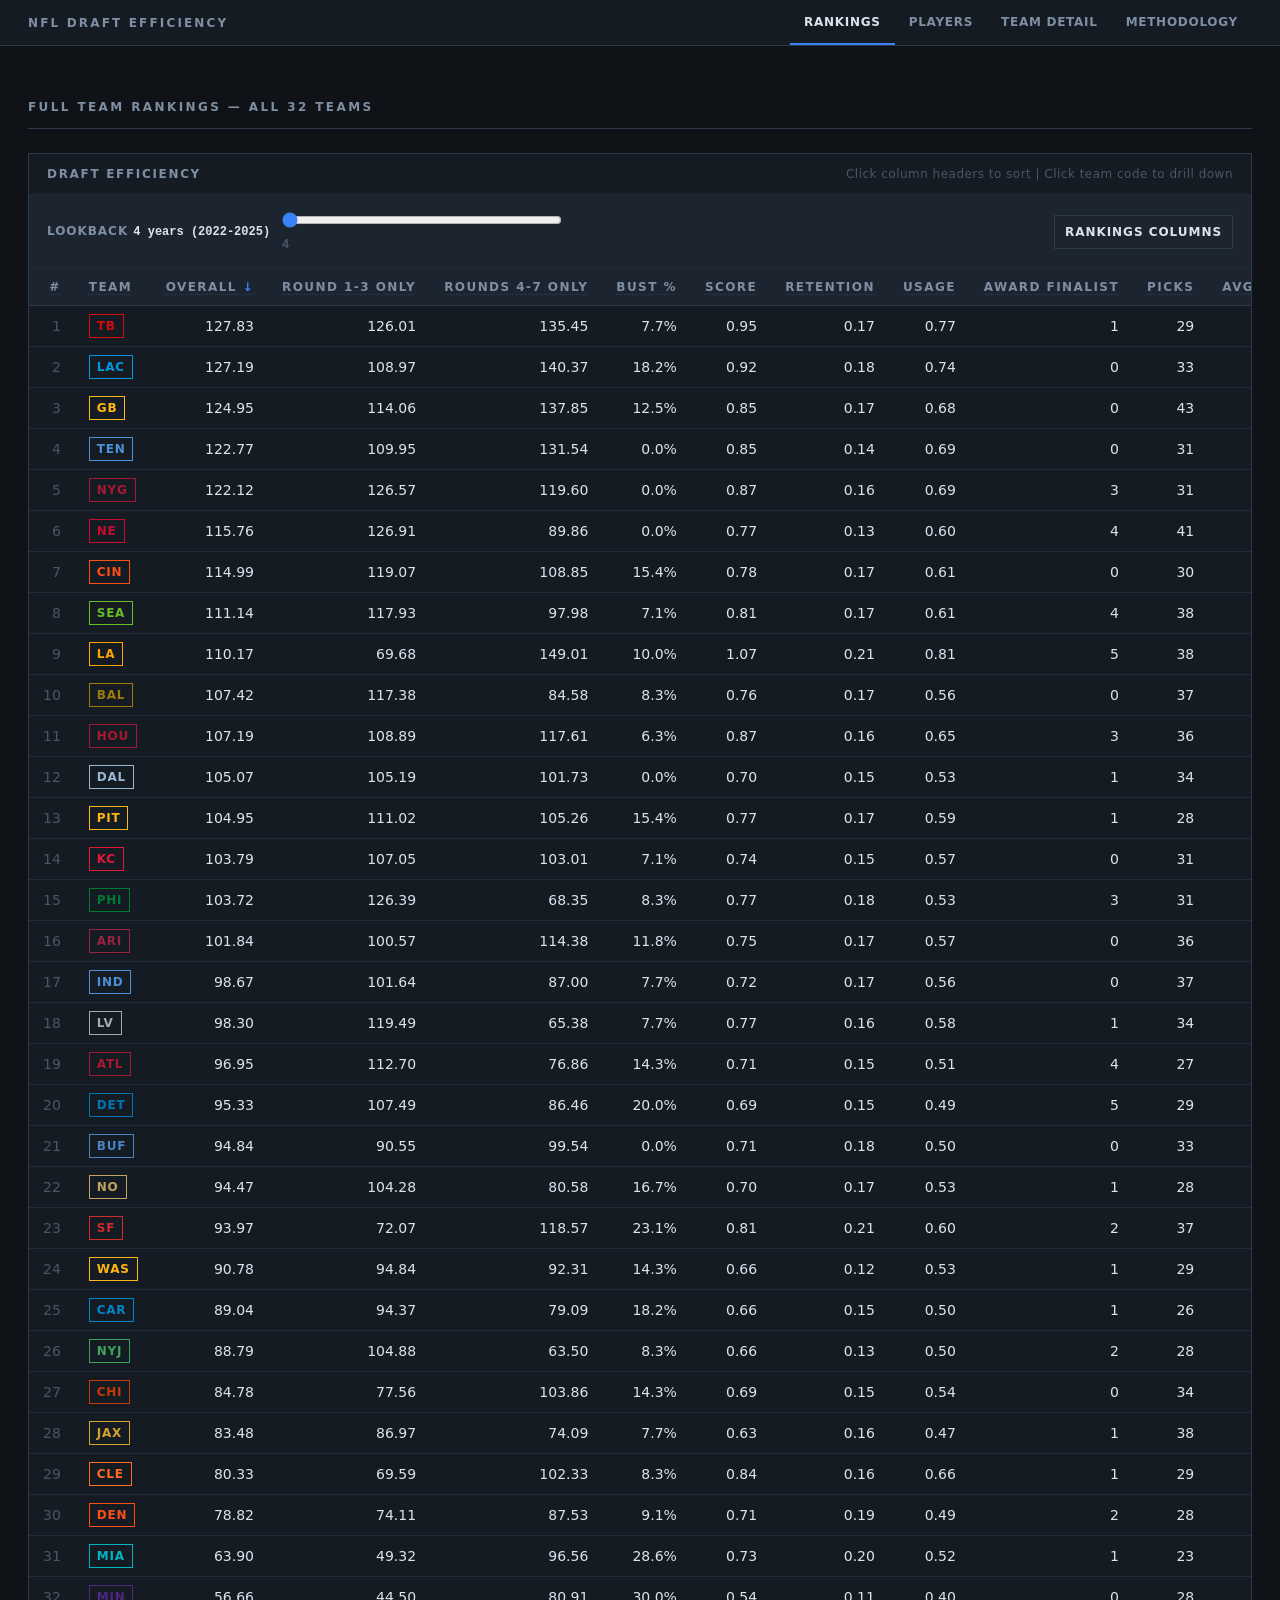
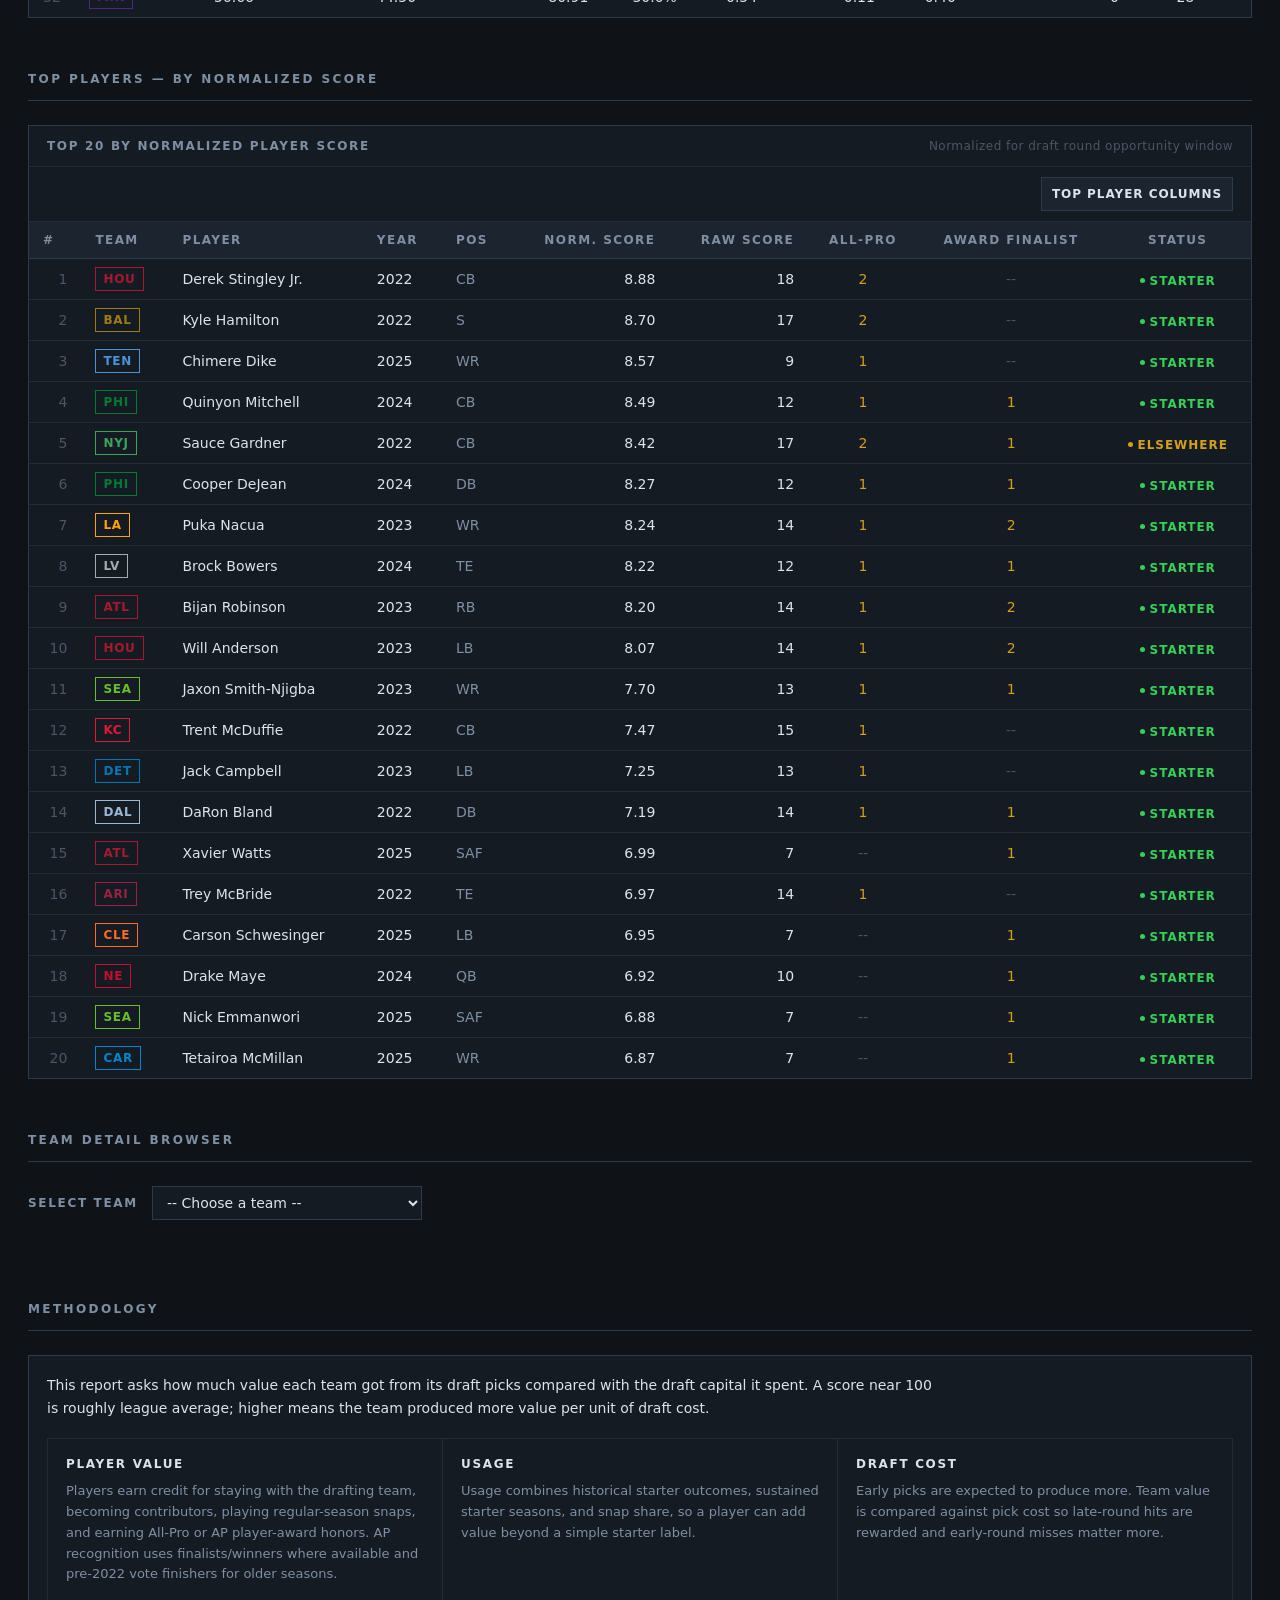
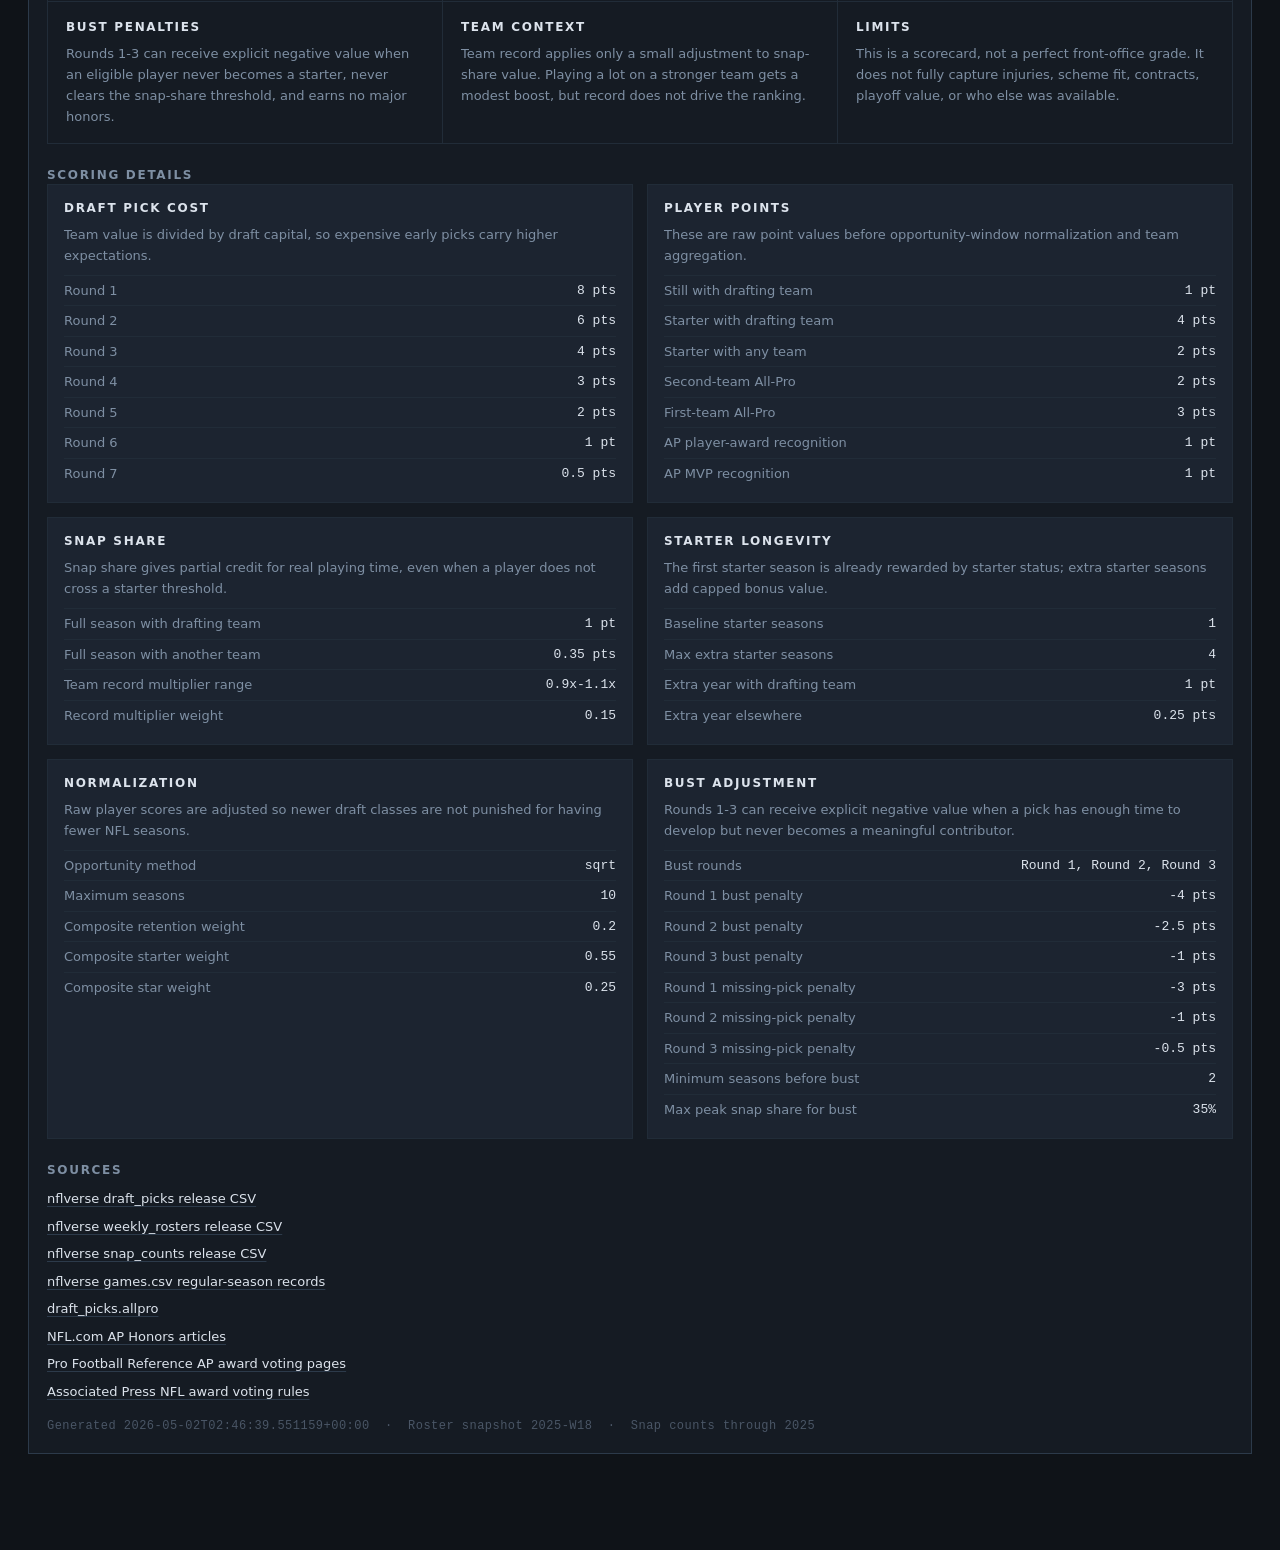
<file: outputs/windows/4/report.html>
<!DOCTYPE html>
<html lang="en">
<head>
  <meta charset="utf-8">
  <meta name="viewport" content="width=device-width, initial-scale=1">
  <title>NFL Draft Efficiency &mdash; 2022-2025</title>
  <link rel="stylesheet" href="report.css">
</head>
<body>
<nav class="site-nav">
  <span class="nav-wordmark">NFL Draft Efficiency</span>
  <ul class="nav-links">
    <li><a href="#rankings">Rankings</a></li>
    <li><a href="#players">Players</a></li>
    <li><a href="#team">Team Detail</a></li>
    <li><a href="#notes">Methodology</a></li>
  </ul>
</nav>
<div class="page">
  <section id="rankings" class="section">
    <div class="section-label">Full Team Rankings &mdash; All 32 Teams</div>
    <div class="panel">
      <div class="panel-hd">
        <span>Draft Efficiency</span>
        <span class="panel-hd-note">Click column headers to sort | Click team code to drill down</span>
      </div>
      <div class="report-controls">
        <label class="control-group lookback-slider-group" for="draft-window-slider">
          <span class="lookback-label">Lookback <span class="lookback-value" id="draft-window-value">5 years (2022-2025)</span></span>
          <span class="lookback-slider-wrap">
            <input id="draft-window-slider" type="range" min="3" max="10" step="1" value="5" list="draft-window-ticks">
            <datalist id="draft-window-ticks"></datalist>
            <span class="lookback-ticks" id="draft-window-tick-labels"></span>
          </span>
        </label>
        <button class="columns-button" id="rankings-columns-button" type="button">Rankings Columns</button>
      </div>
      <div class="panel-body-flush">
        <table class="data-table" id="rankings-table" data-column-toggle data-toggle-label="Rankings Columns" data-hidden-columns="dei_no_bp,star">
          <thead>
            <tr>
              <th class="sortable" data-col="displayRank" data-col-key="rank" data-tooltip="Current row number for the active sort. This updates whenever you sort another column." style="text-align:right">#</th>
              <th data-col-key="team" data-tooltip="NFL team abbreviation. Click a team code to open that team's player detail.">Team</th>
              <th class="sortable sort-desc" data-col="badj" data-col-key="overall" data-tooltip="Overall draft efficiency after round 1-3 bust penalties and default missing premium-pick penalties. This is the default ranking view." style="text-align:right">Overall</th>
              <th class="sortable" data-col="prem" data-col-key="r1_3" data-tooltip="Draft efficiency using only rounds 1-3, after the same bust and missing-pick adjustments. Later-round picks do not affect this column." style="text-align:right">Round 1-3 Only</th>
              <th class="sortable" data-col="late" data-col-key="r4_7" data-tooltip="Draft efficiency using only rounds 4-7. This isolates late-round value without premium-pick bust penalties." style="text-align:right">Rounds 4-7 Only</th>
              <th class="sortable" data-col="dei" data-col-key="dei_no_bp" data-tooltip="Draft Efficiency Index with no bust penalty. This is value divided by draft-pick cost before explicit bust and missing-pick penalties." style="text-align:right">DEI (no BP)</th>
              <th class="sortable" data-col="bust" data-col-key="bust" data-tooltip="Share of eligible round 1-3 picks classified as busts. Lower is better." style="text-align:right">Bust %</th>
              <th class="sortable" data-col="score" data-col-key="score" data-tooltip="Raw production score before dividing by draft cost. Includes roster status, usage, snap share, All-Pro, and AP awards." style="text-align:right">Score</th>
              <th class="sortable" data-col="ret" data-col-key="retention" data-tooltip="Retention component. Rewards drafted players who remain with the team." style="text-align:right">Retention</th>
              <th class="sortable" data-col="str" data-col-key="usage" data-tooltip="Usage component. Rewards starter outcomes, sustained starter seasons, and regular-season snap-share contribution." style="text-align:right">Usage</th>
              <th class="sortable" data-col="star" data-col-key="star" data-tooltip="Star component. Rewards All-Pro selections and AP major award finalist, winner, or pre-2022 vote-finisher outcomes." style="text-align:right">Star</th>
              <th class="sortable" data-col="apaw" data-col-key="apaw" data-tooltip="AP award recognition. For 2022 and later this uses announced finalists/winners; for older seasons this uses AP vote finishers. Includes MVP, OPOY, DPOY, OROY, DROY, and Comeback Player of the Year. All-Pro is tracked separately." style="text-align:right">Award Finalist</th>
              <th class="sortable" data-col="picks" data-col-key="picks" data-tooltip="Number of draft picks included for this team in the selected lookback window." style="text-align:right">Picks</th>
              <th class="sortable" data-col="starters" data-col-key="starters" data-tooltip="Average starter-level seasons per drafted player, counting starter seasons with the drafting team or another NFL team." style="text-align:right">Avg Starter Years</th>
            </tr>
          </thead>
          <tbody id="rankings-tbody"></tbody>
        </table>
      </div>
    </div>
  </section>
  <section id="players" class="section">
    <div class="section-label">Top Players &mdash; By Normalized Score</div>
    <div class="panel">
      <div class="panel-hd"><span>Top 20 by Normalized Player Score</span><span class="panel-hd-note">Normalized for draft round opportunity window</span></div>
      <div class="panel-body-flush">
        <table class="data-table" id="players-table" data-column-toggle data-toggle-label="Top Player Columns">
          <thead>
            <tr>
              <th data-col-key="rank">#</th><th data-col-key="team">Team</th><th data-col-key="player">Player</th><th data-col-key="year">Year</th><th data-col-key="pos">Pos</th><th data-col-key="norm_score" style="text-align:right">Norm. Score</th><th data-col-key="raw_score" style="text-align:right">Raw Score</th><th data-col-key="all_pro" style="text-align:center">All-Pro</th><th data-col-key="ap_awards" style="text-align:center">Award Finalist</th><th data-col-key="status" style="text-align:center">Status</th>
            </tr>
          </thead>
          <tbody id="players-tbody"></tbody>
        </table>
      </div>
    </div>
  </section>
  <section id="team" class="section">
    <div class="section-label">Team Detail Browser</div>
    <div class="team-picker-row"><span class="picker-lbl">Select Team</span><select id="team-picker"><option value="">-- Choose a team --</option></select></div>
    <div id="team-detail"></div>
  </section>
  <section id="notes" class="section">
    <div class="section-label">Methodology</div>
    <div class="panel">
      <div class="panel-body">
        <div class="methodology-content">
          <p class="methodology-lede">This report asks how much value each team got from its draft picks compared with the draft capital it spent. A score near 100 is roughly league average; higher means the team produced more value per unit of draft cost.</p>
          <div class="methodology-grid">
            <div class="methodology-card"><h3>Player Value</h3><p>Players earn credit for staying with the drafting team, becoming contributors, playing regular-season snaps, and earning All-Pro or AP player-award honors. AP recognition uses finalists/winners where available and pre-2022 vote finishers for older seasons.</p></div>
            <div class="methodology-card"><h3>Usage</h3><p>Usage combines historical starter outcomes, sustained starter seasons, and snap share, so a player can add value beyond a simple starter label.</p></div>
            <div class="methodology-card"><h3>Draft Cost</h3><p>Early picks are expected to produce more. Team value is compared against pick cost so late-round hits are rewarded and early-round misses matter more.</p></div>
            <div class="methodology-card"><h3>Bust Penalties</h3><p>Rounds 1-3 can receive explicit negative value when an eligible player never becomes a starter, never clears the snap-share threshold, and earns no major honors.</p></div>
            <div class="methodology-card"><h3>Team Context</h3><p>Team record applies only a small adjustment to snap-share value. Playing a lot on a stronger team gets a modest boost, but record does not drive the ranking.</p></div>
            <div class="methodology-card"><h3>Limits</h3><p>This is a scorecard, not a perfect front-office grade. It does not fully capture injuries, scheme fit, contracts, playoff value, or who else was available.</p></div>
          </div>
          <div><div class="methodology-subhead">Scoring Details</div><!-- SCORING_DETAILS_START -->
            <div class="scoring-detail-grid">
              <div class="scoring-detail-card">
                <h3>Draft Pick Cost</h3>
                <p>Team value is divided by draft capital, so expensive early picks carry higher expectations.</p>
                <table>
                  <tbody>
                    <tr><td>Round 1</td><td>8 pts</td></tr>
                    <tr><td>Round 2</td><td>6 pts</td></tr>
                    <tr><td>Round 3</td><td>4 pts</td></tr>
                    <tr><td>Round 4</td><td>3 pts</td></tr>
                    <tr><td>Round 5</td><td>2 pts</td></tr>
                    <tr><td>Round 6</td><td>1 pt</td></tr>
                    <tr><td>Round 7</td><td>0.5 pts</td></tr>
                  </tbody>
                </table>
              </div>
              <div class="scoring-detail-card">
                <h3>Player Points</h3>
                <p>These are raw point values before opportunity-window normalization and team aggregation.</p>
                <table>
                  <tbody>
                    <tr><td>Still with drafting team</td><td>1 pt</td></tr>
                    <tr><td>Starter with drafting team</td><td>4 pts</td></tr>
                    <tr><td>Starter with any team</td><td>2 pts</td></tr>
                    <tr><td>Second-team All-Pro</td><td>2 pts</td></tr>
                    <tr><td>First-team All-Pro</td><td>3 pts</td></tr>
                    <tr><td>AP player-award recognition</td><td>1 pt</td></tr>
                    <tr><td>AP MVP recognition</td><td>1 pt</td></tr>
                  </tbody>
                </table>
              </div>
              <div class="scoring-detail-card">
                <h3>Snap Share</h3>
                <p>Snap share gives partial credit for real playing time, even when a player does not cross a starter threshold.</p>
                <table>
                  <tbody>
                    <tr><td>Full season with drafting team</td><td>1 pt</td></tr>
                    <tr><td>Full season with another team</td><td>0.35 pts</td></tr>
                    <tr><td>Team record multiplier range</td><td>0.9x-1.1x</td></tr>
                    <tr><td>Record multiplier weight</td><td>0.15</td></tr>
                  </tbody>
                </table>
              </div>
              <div class="scoring-detail-card">
                <h3>Starter Longevity</h3>
                <p>The first starter season is already rewarded by starter status; extra starter seasons add capped bonus value.</p>
                <table>
                  <tbody>
                    <tr><td>Baseline starter seasons</td><td>1</td></tr>
                    <tr><td>Max extra starter seasons</td><td>4</td></tr>
                    <tr><td>Extra year with drafting team</td><td>1 pt</td></tr>
                    <tr><td>Extra year elsewhere</td><td>0.25 pts</td></tr>
                  </tbody>
                </table>
              </div>
              <div class="scoring-detail-card">
                <h3>Normalization</h3>
                <p>Raw player scores are adjusted so newer draft classes are not punished for having fewer NFL seasons.</p>
                <table>
                  <tbody>
                    <tr><td>Opportunity method</td><td>sqrt</td></tr>
                    <tr><td>Maximum seasons</td><td>10</td></tr>
                    <tr><td>Composite retention weight</td><td>0.2</td></tr>
                    <tr><td>Composite starter weight</td><td>0.55</td></tr>
                    <tr><td>Composite star weight</td><td>0.25</td></tr>
                  </tbody>
                </table>
              </div>
              <div class="scoring-detail-card">
                <h3>Bust Adjustment</h3>
                <p>Rounds 1-3 can receive explicit negative value when a pick has enough time to develop but never becomes a meaningful contributor.</p>
                <table>
                  <tbody>
                    <tr><td>Bust rounds</td><td>Round 1, Round 2, Round 3</td></tr>
                    <tr><td>Round 1 bust penalty</td><td>-4 pts</td></tr>
                    <tr><td>Round 2 bust penalty</td><td>-2.5 pts</td></tr>
                    <tr><td>Round 3 bust penalty</td><td>-1 pts</td></tr>
                    <tr><td>Round 1 missing-pick penalty</td><td>-3 pts</td></tr>
                    <tr><td>Round 2 missing-pick penalty</td><td>-1 pts</td></tr>
                    <tr><td>Round 3 missing-pick penalty</td><td>-0.5 pts</td></tr>
                    <tr><td>Minimum seasons before bust</td><td>2</td></tr>
                    <tr><td>Max peak snap share for bust</td><td>35%</td></tr>
                  </tbody>
                </table>
              </div>
            </div>
            <!-- SCORING_DETAILS_END --></div>
          <div><div class="methodology-subhead">Sources</div><!-- SOURCES_START -->
            <ul class="sources-list">
              <li><a href="https://github.com/nflverse/nflverse-data/releases/download/draft_picks/draft_picks.csv">nflverse draft_picks release CSV</a></li>
              <li><a href="https://github.com/nflverse/nflverse-data/releases">nflverse weekly_rosters release CSV</a></li>
              <li><a href="https://github.com/nflverse/nflverse-data/releases">nflverse snap_counts release CSV</a></li>
              <li><a href="https://raw.githubusercontent.com/nflverse/nfldata/master/data/games.csv">nflverse games.csv regular-season records</a></li>
              <li><a href="https://github.com/nflverse/nflverse-data/releases/download/draft_picks/draft_picks.csv">draft_picks.allpro</a></li>
              <li><a href="https://www.nfl.com/news">NFL.com AP Honors articles</a></li>
              <li><a href="https://www.pro-football-reference.com/awards/">Pro Football Reference AP award voting pages</a></li>
              <li><a href="https://www.ap.org/media-center/press-releases/2022/ap-updates-voting-system-for-its-nfl-awards/">Associated Press NFL award voting rules</a></li>
            </ul>
            <!-- SOURCES_END --></div>
        </div>
        <p class="footer-line">Generated 2026-05-02T02:46:39.551159+00:00 &nbsp;&middot;&nbsp; Roster snapshot 2025-W18 &nbsp;&middot;&nbsp; Snap counts through 2025</p>
      </div>
    </div>
  </section>
</div>
<div class="column-modal-backdrop" id="column-modal" hidden>
  <div class="column-modal" role="dialog" aria-modal="true" aria-labelledby="column-modal-title">
    <div class="column-modal-hd">
      <div class="column-modal-title" id="column-modal-title">Columns</div>
      <button class="column-modal-close" id="column-modal-close" type="button" aria-label="Close column selector">&times;</button>
    </div>
    <div class="column-modal-body" id="column-modal-body"></div>
    <div class="column-modal-actions">
      <button class="modal-button modal-button-secondary" id="column-modal-reset" type="button">Show All</button>
      <button class="modal-button" id="column-modal-done" type="button">Done</button>
    </div>
  </div>
</div>
<script>
const TEAM_INFO = {"ARI":{"name":"Arizona Cardinals","color":"#97233F"},"ATL":{"name":"Atlanta Falcons","color":"#A71930"},"BAL":{"name":"Baltimore Ravens","color":"#9E7C0C"},"BUF":{"name":"Buffalo Bills","color":"#4A84C4"},"CAR":{"name":"Carolina Panthers","color":"#0085CA"},"CHI":{"name":"Chicago Bears","color":"#C83803"},"CIN":{"name":"Cincinnati Bengals","color":"#FB4F14"},"CLE":{"name":"Cleveland Browns","color":"#FF6B22"},"DAL":{"name":"Dallas Cowboys","color":"#9BB7D4"},"DEN":{"name":"Denver Broncos","color":"#FB4F14"},"DET":{"name":"Detroit Lions","color":"#0076B6"},"GB":{"name":"Green Bay Packers","color":"#FFB612"},"HOU":{"name":"Houston Texans","color":"#A71930"},"IND":{"name":"Indianapolis Colts","color":"#4B8FD4"},"JAX":{"name":"Jacksonville Jaguars","color":"#D7A22A"},"KC":{"name":"Kansas City Chiefs","color":"#E31837"},"LAC":{"name":"Los Angeles Chargers","color":"#0099E0"},"LA":{"name":"Los Angeles Rams","color":"#FFA300"},"LV":{"name":"Las Vegas Raiders","color":"#A5ACAF"},"MIA":{"name":"Miami Dolphins","color":"#00B5C0"},"MIN":{"name":"Minnesota Vikings","color":"#4F2683"},"NE":{"name":"New England Patriots","color":"#C60C30"},"NO":{"name":"New Orleans Saints","color":"#C2A35D"},"NYG":{"name":"New York Giants","color":"#A71930"},"NYJ":{"name":"New York Jets","color":"#3DA35C"},"PHI":{"name":"Philadelphia Eagles","color":"#007A33"},"PIT":{"name":"Pittsburgh Steelers","color":"#FFB612"},"SEA":{"name":"Seattle Seahawks","color":"#69BE28"},"SF":{"name":"San Francisco 49ers","color":"#CF2B2B"},"TB":{"name":"Tampa Bay Buccaneers","color":"#D50A0A"},"TEN":{"name":"Tennessee Titans","color":"#4B92DB"},"WAS":{"name":"Washington Commanders","color":"#FFB612"}};
const REPORT_WINDOWS = {"4":{"label":"2022-2025","teamScores":[{"rank":1,"team":"TB","dei":124.74,"score":0.954155,"ret":0.173272,"str":0.770932,"star":0.00995,"apaw":1,"mvp":0,"prem":126.01,"late":135.45,"bust":0.0769,"badj":127.83,"miss":1,"picks":29,"starters":1.24},{"rank":2,"team":"LAC","dei":120.02,"score":0.918111,"ret":0.180167,"str":0.737944,"star":0.0,"apaw":0,"mvp":0,"prem":108.97,"late":140.37,"bust":0.1818,"badj":127.19,"miss":1,"picks":33,"starters":0.88},{"rank":3,"team":"GB","dei":110.47,"score":0.845063,"ret":0.169043,"str":0.676019,"star":0.0,"apaw":0,"mvp":0,"prem":114.06,"late":137.85,"bust":0.125,"badj":124.95,"miss":0,"picks":43,"starters":1.05},{"rank":4,"team":"TEN","dei":111.69,"score":0.854331,"ret":0.139977,"str":0.685918,"star":0.028436,"apaw":0,"mvp":0,"prem":109.95,"late":131.54,"bust":0.0,"badj":122.77,"miss":1,"picks":31,"starters":0.97},{"rank":5,"team":"NYG","dei":113.31,"score":0.866786,"ret":0.156974,"str":0.686271,"star":0.02354,"apaw":3,"mvp":0,"prem":126.57,"late":119.6,"bust":0.0,"badj":122.12,"miss":1,"picks":31,"starters":1.16},{"rank":6,"team":"NE","dei":101.07,"score":0.773095,"ret":0.134212,"str":0.602367,"star":0.036517,"apaw":4,"mvp":1,"prem":126.91,"late":89.86,"bust":0.0,"badj":115.76,"miss":0,"picks":41,"starters":0.71},{"rank":7,"team":"CIN","dei":102.19,"score":0.781673,"ret":0.171828,"str":0.609845,"star":0.0,"apaw":0,"mvp":0,"prem":119.07,"late":108.85,"bust":0.1538,"badj":114.99,"miss":0,"picks":30,"starters":0.9},{"rank":8,"team":"SEA","dei":106.42,"score":0.814074,"ret":0.170507,"str":0.609026,"star":0.034541,"apaw":4,"mvp":0,"prem":117.93,"late":97.98,"bust":0.0714,"badj":111.14,"miss":2,"picks":38,"starters":1.05},{"rank":9,"team":"LA","dei":140.03,"score":1.071121,"ret":0.207082,"str":0.808603,"star":0.055435,"apaw":5,"mvp":0,"prem":69.68,"late":149.01,"bust":0.1,"badj":110.17,"miss":4,"picks":38,"starters":0.92},{"rank":10,"team":"BAL","dei":99.88,"score":0.763987,"ret":0.171267,"str":0.55522,"star":0.0375,"apaw":0,"mvp":0,"prem":117.38,"late":84.58,"bust":0.0833,"badj":107.42,"miss":1,"picks":37,"starters":0.81},{"rank":11,"team":"HOU","dei":113.24,"score":0.866185,"ret":0.164496,"str":0.648705,"star":0.052984,"apaw":3,"mvp":0,"prem":108.89,"late":117.61,"bust":0.0625,"badj":107.19,"miss":2,"picks":36,"starters":1.0},{"rank":12,"team":"DAL","dei":91.73,"score":0.701681,"ret":0.149975,"str":0.532838,"star":0.018868,"apaw":1,"mvp":0,"prem":105.19,"late":101.73,"bust":0.0,"badj":105.07,"miss":0,"picks":34,"starters":0.65},{"rank":13,"team":"PIT","dei":100.27,"score":0.766966,"ret":0.173032,"str":0.587982,"star":0.005952,"apaw":1,"mvp":0,"prem":111.02,"late":105.26,"bust":0.1538,"badj":104.95,"miss":1,"picks":28,"starters":0.93},{"rank":14,"team":"KC","dei":96.85,"score":0.740823,"ret":0.153965,"str":0.5737,"star":0.013158,"apaw":0,"mvp":0,"prem":107.05,"late":103.01,"bust":0.0714,"badj":103.79,"miss":1,"picks":31,"starters":0.94},{"rank":15,"team":"PHI","dei":101.29,"score":0.774801,"ret":0.184537,"str":0.530607,"star":0.059657,"apaw":3,"mvp":0,"prem":126.39,"late":68.35,"bust":0.0833,"badj":103.72,"miss":2,"picks":31,"starters":0.71},{"rank":16,"team":"ARI","dei":97.82,"score":0.748277,"ret":0.166502,"str":0.569223,"star":0.012552,"apaw":0,"mvp":0,"prem":100.57,"late":114.38,"bust":0.1176,"badj":101.84,"miss":1,"picks":36,"starters":0.72},{"rank":17,"team":"IND","dei":94.74,"score":0.724722,"ret":0.168118,"str":0.556604,"star":0.0,"apaw":0,"mvp":0,"prem":101.64,"late":87.0,"bust":0.0769,"badj":98.67,"miss":1,"picks":37,"starters":0.78},{"rank":18,"team":"LV","dei":100.48,"score":0.768572,"ret":0.157638,"str":0.583996,"star":0.026937,"apaw":1,"mvp":0,"prem":119.49,"late":65.38,"bust":0.0769,"badj":98.3,"miss":2,"picks":34,"starters":0.71},{"rank":19,"team":"ATL","dei":92.34,"score":0.706341,"ret":0.146925,"str":0.512201,"star":0.047215,"apaw":4,"mvp":0,"prem":112.7,"late":76.86,"bust":0.1429,"badj":96.95,"miss":1,"picks":27,"starters":0.74},{"rank":20,"team":"DET","dei":89.96,"score":0.68816,"ret":0.147163,"str":0.488903,"star":0.052095,"apaw":5,"mvp":0,"prem":107.49,"late":86.46,"bust":0.2,"badj":95.33,"miss":1,"picks":29,"starters":0.93},{"rank":21,"team":"BUF","dei":92.25,"score":0.705625,"ret":0.179788,"str":0.504517,"star":0.02132,"apaw":0,"mvp":0,"prem":90.55,"late":99.54,"bust":0.0,"badj":94.84,"miss":1,"picks":33,"starters":0.7},{"rank":22,"team":"NO","dei":92.16,"score":0.704992,"ret":0.165501,"str":0.529828,"star":0.009662,"apaw":1,"mvp":0,"prem":104.28,"late":80.58,"bust":0.1667,"badj":94.47,"miss":2,"picks":28,"starters":0.75},{"rank":23,"team":"SF","dei":106.4,"score":0.813932,"ret":0.207901,"str":0.596322,"star":0.009709,"apaw":2,"mvp":1,"prem":72.07,"late":118.57,"bust":0.2308,"badj":93.97,"miss":3,"picks":37,"starters":0.65},{"rank":24,"team":"WAS","dei":85.66,"score":0.655258,"ret":0.119177,"str":0.529503,"star":0.006578,"apaw":1,"mvp":0,"prem":94.84,"late":92.31,"bust":0.1429,"badj":90.78,"miss":1,"picks":29,"starters":0.76},{"rank":25,"team":"CAR","dei":86.55,"score":0.662061,"ret":0.153163,"str":0.49826,"star":0.010638,"apaw":1,"mvp":0,"prem":94.37,"late":79.09,"bust":0.1818,"badj":89.04,"miss":1,"picks":26,"starters":0.73},{"rank":26,"team":"NYJ","dei":86.51,"score":0.661721,"ret":0.125974,"str":0.499711,"star":0.036036,"apaw":2,"mvp":0,"prem":104.88,"late":63.5,"bust":0.0833,"badj":88.79,"miss":2,"picks":28,"starters":0.86},{"rank":27,"team":"CHI","dei":89.78,"score":0.686742,"ret":0.14957,"str":0.537172,"star":0.0,"apaw":0,"mvp":0,"prem":77.56,"late":103.86,"bust":0.1429,"badj":84.78,"miss":3,"picks":34,"starters":0.79},{"rank":28,"team":"JAX","dei":82.8,"score":0.633371,"ret":0.156744,"str":0.470451,"star":0.006176,"apaw":1,"mvp":0,"prem":86.97,"late":74.09,"bust":0.0769,"badj":83.48,"miss":2,"picks":38,"starters":0.76},{"rank":29,"team":"CLE","dei":109.43,"score":0.837055,"ret":0.163011,"str":0.662681,"star":0.011364,"apaw":1,"mvp":0,"prem":69.59,"late":102.33,"bust":0.0833,"badj":80.33,"miss":5,"picks":29,"starters":0.69},{"rank":30,"team":"DEN","dei":93.42,"score":0.71464,"ret":0.186226,"str":0.494038,"star":0.034376,"apaw":2,"mvp":0,"prem":74.11,"late":87.53,"bust":0.0909,"badj":78.82,"miss":3,"picks":28,"starters":0.54},{"rank":31,"team":"MIA","dei":95.9,"score":0.733585,"ret":0.200205,"str":0.522157,"star":0.011224,"apaw":1,"mvp":0,"prem":49.32,"late":96.56,"bust":0.2857,"badj":63.9,"miss":5,"picks":23,"starters":0.39},{"rank":32,"team":"MIN","dei":70.61,"score":0.540099,"ret":0.114256,"str":0.402532,"star":0.023311,"apaw":0,"mvp":0,"prem":44.5,"late":80.91,"bust":0.3,"badj":56.66,"miss":4,"picks":28,"starters":0.61}],"topPlayers":[{"team":"HOU","name":"Derek Stingley Jr.","year":2022,"pos":"CB","nsc":8.88,"rsc":18,"ap":2,"aw":0,"mvp":0,"awd":"","on":true,"st":true,"sa":true},{"team":"BAL","name":"Kyle Hamilton","year":2022,"pos":"S","nsc":8.7,"rsc":17,"ap":2,"aw":0,"mvp":0,"awd":"","on":true,"st":true,"sa":true},{"team":"TEN","name":"Chimere Dike","year":2025,"pos":"WR","nsc":8.57,"rsc":9,"ap":1,"aw":0,"mvp":0,"awd":"","on":true,"st":true,"sa":true},{"team":"PHI","name":"Quinyon Mitchell","year":2024,"pos":"CB","nsc":8.49,"rsc":12,"ap":1,"aw":1,"mvp":0,"awd":"2024 DROY","on":true,"st":true,"sa":true},{"team":"NYJ","name":"Sauce Gardner","year":2022,"pos":"CB","nsc":8.42,"rsc":17,"ap":2,"aw":1,"mvp":0,"awd":"2022 DROY","on":false,"st":true,"sa":true},{"team":"PHI","name":"Cooper DeJean","year":2024,"pos":"DB","nsc":8.27,"rsc":12,"ap":1,"aw":1,"mvp":0,"awd":"2024 DROY","on":true,"st":true,"sa":true},{"team":"LA","name":"Puka Nacua","year":2023,"pos":"WR","nsc":8.24,"rsc":14,"ap":1,"aw":2,"mvp":0,"awd":"2023 OROY; 2025 OPOY","on":true,"st":true,"sa":true},{"team":"LV","name":"Brock Bowers","year":2024,"pos":"TE","nsc":8.22,"rsc":12,"ap":1,"aw":1,"mvp":0,"awd":"2024 OROY","on":true,"st":true,"sa":true},{"team":"ATL","name":"Bijan Robinson","year":2023,"pos":"RB","nsc":8.2,"rsc":14,"ap":1,"aw":2,"mvp":0,"awd":"2023 OROY; 2025 OPOY","on":true,"st":true,"sa":true},{"team":"HOU","name":"Will Anderson","year":2023,"pos":"LB","nsc":8.07,"rsc":14,"ap":1,"aw":2,"mvp":0,"awd":"2023 DROY; 2025 DPOY","on":true,"st":true,"sa":true},{"team":"SEA","name":"Jaxon Smith-Njigba","year":2023,"pos":"WR","nsc":7.7,"rsc":13,"ap":1,"aw":1,"mvp":0,"awd":"2025 OPOY","on":true,"st":true,"sa":true},{"team":"KC","name":"Trent McDuffie","year":2022,"pos":"CB","nsc":7.47,"rsc":15,"ap":1,"aw":0,"mvp":0,"awd":"","on":true,"st":true,"sa":true},{"team":"DET","name":"Jack Campbell","year":2023,"pos":"LB","nsc":7.25,"rsc":13,"ap":1,"aw":0,"mvp":0,"awd":"","on":true,"st":true,"sa":true},{"team":"DAL","name":"DaRon Bland","year":2022,"pos":"DB","nsc":7.19,"rsc":14,"ap":1,"aw":1,"mvp":0,"awd":"2023 DPOY","on":true,"st":true,"sa":true},{"team":"ATL","name":"Xavier Watts","year":2025,"pos":"SAF","nsc":6.99,"rsc":7,"ap":0,"aw":1,"mvp":0,"awd":"2025 DROY","on":true,"st":true,"sa":true},{"team":"ARI","name":"Trey McBride","year":2022,"pos":"TE","nsc":6.97,"rsc":14,"ap":1,"aw":0,"mvp":0,"awd":"","on":true,"st":true,"sa":true},{"team":"CLE","name":"Carson Schwesinger","year":2025,"pos":"LB","nsc":6.95,"rsc":7,"ap":0,"aw":1,"mvp":0,"awd":"2025 DROY","on":true,"st":true,"sa":true},{"team":"NE","name":"Drake Maye","year":2024,"pos":"QB","nsc":6.92,"rsc":10,"ap":0,"aw":1,"mvp":1,"awd":"2025 MVP; 2025 OPOY","on":true,"st":true,"sa":true},{"team":"SEA","name":"Nick Emmanwori","year":2025,"pos":"SAF","nsc":6.88,"rsc":7,"ap":0,"aw":1,"mvp":0,"awd":"2025 DROY","on":true,"st":true,"sa":true},{"team":"CAR","name":"Tetairoa McMillan","year":2025,"pos":"WR","nsc":6.87,"rsc":7,"ap":0,"aw":1,"mvp":0,"awd":"2025 OROY","on":true,"st":true,"sa":true}],"allPlayers":[{"y":2022,"t":"JAX","r":1,"p":1,"n":"Travon Walker","pos":"DE","on":true,"st":true,"sa":true,"ap":0,"aw":0,"mvp":0,"awd":"","bst":false,"sc":10.9358,"bas":10.9358,"syd":4,"sya":4,"ssd":2.9352,"sse":0.0,"psd":0.7822,"psa":0.7822},{"y":2022,"t":"DET","r":1,"p":2,"n":"Aidan Hutchinson","pos":"DE","on":true,"st":true,"sa":true,"ap":0,"aw":3,"mvp":0,"awd":"2022 DROY; 2025 CPOY; 2025 DPOY","bst":false,"sc":13.5734,"bas":13.5734,"syd":3,"sya":3,"ssd":3.4906,"sse":0.0,"psd":0.9161,"psa":0.9161},{"y":2022,"t":"HOU","r":1,"p":3,"n":"Derek Stingley Jr.","pos":"CB","on":true,"st":true,"sa":true,"ap":2,"aw":0,"mvp":0,"awd":"","bst":false,"sc":17.7625,"bas":17.7625,"syd":4,"sya":4,"ssd":3.7528,"sse":0.0,"psd":0.9677,"psa":0.9677},{"y":2022,"t":"NYJ","r":1,"p":4,"n":"Sauce Gardner","pos":"CB","on":false,"st":true,"sa":true,"ap":2,"aw":1,"mvp":0,"awd":"2022 DROY","bst":false,"sc":16.8455,"bas":16.8455,"syd":3,"sya":3,"ssd":3.7503,"sse":0.5519,"psd":0.9887,"psa":0.9887},{"y":2022,"t":"NYG","r":1,"p":5,"n":"Kayvon Thibodeaux","pos":"DE","on":true,"st":true,"sa":true,"ap":0,"aw":0,"mvp":0,"awd":"","bst":false,"sc":11.0605,"bas":11.0605,"syd":4,"sya":4,"ssd":3.1376,"sse":0.0,"psd":0.8688,"psa":0.8688},{"y":2022,"t":"CAR","r":1,"p":6,"n":"Ikem Ekwonu","pos":"T","on":true,"st":true,"sa":true,"ap":0,"aw":0,"mvp":0,"awd":"","bst":false,"sc":11.8825,"bas":11.8825,"syd":4,"sya":4,"ssd":3.9881,"sse":0.0,"psd":1.0,"psa":1.0},{"y":2022,"t":"NYG","r":1,"p":7,"n":"Evan Neal","pos":"OL","on":true,"st":true,"sa":true,"ap":0,"aw":0,"mvp":0,"awd":"","bst":false,"sc":7.5441,"bas":7.5441,"syd":1,"sya":1,"ssd":2.5954,"sse":0.0,"psd":0.9663,"psa":0.9663},{"y":2022,"t":"ATL","r":1,"p":8,"n":"Drake London","pos":"WR","on":true,"st":true,"sa":true,"ap":0,"aw":0,"mvp":0,"awd":"","bst":false,"sc":11.3657,"bas":11.3657,"syd":4,"sya":4,"ssd":3.3947,"sse":0.0,"psd":0.9029,"psa":0.9029},{"y":2022,"t":"SEA","r":1,"p":9,"n":"Charles Cross","pos":"OL","on":true,"st":true,"sa":true,"ap":0,"aw":0,"mvp":0,"awd":"","bst":false,"sc":12.0031,"bas":12.0031,"syd":4,"sya":4,"ssd":3.9348,"sse":0.0,"psd":0.9982,"psa":0.9982},{"y":2022,"t":"NYJ","r":1,"p":10,"n":"Garrett Wilson","pos":"WR","on":true,"st":true,"sa":true,"ap":0,"aw":1,"mvp":0,"awd":"2022 OROY","bst":false,"sc":11.4638,"bas":11.4638,"syd":3,"sya":3,"ssd":3.5592,"sse":0.0,"psd":0.9615,"psa":0.9615},{"y":2022,"t":"NO","r":1,"p":11,"n":"Chris Olave","pos":"WR","on":true,"st":true,"sa":true,"ap":0,"aw":0,"mvp":0,"awd":"","bst":false,"sc":9.7902,"bas":9.7902,"syd":3,"sya":3,"ssd":2.8325,"sse":0.0,"psd":0.84,"psa":0.84},{"y":2022,"t":"DET","r":1,"p":12,"n":"Jameson Williams","pos":"WR","on":true,"st":true,"sa":true,"ap":0,"aw":0,"mvp":0,"awd":"","bst":false,"sc":9.4802,"bas":9.4802,"syd":3,"sya":3,"ssd":2.4135,"sse":0.0,"psd":0.9026,"psa":0.9026},{"y":2022,"t":"PHI","r":1,"p":13,"n":"Jordan Davis","pos":"DT","on":true,"st":true,"sa":true,"ap":0,"aw":0,"mvp":0,"awd":"","bst":false,"sc":7.7644,"bas":7.7644,"syd":2,"sya":2,"ssd":1.7096,"sse":0.0,"psd":0.6191,"psa":0.6191},{"y":2022,"t":"BAL","r":1,"p":14,"n":"Kyle Hamilton","pos":"S","on":true,"st":true,"sa":true,"ap":2,"aw":0,"mvp":0,"awd":"","bst":false,"sc":17.3941,"bas":17.3941,"syd":4,"sya":4,"ssd":3.3261,"sse":0.0,"psd":0.9453,"psa":0.9453},{"y":2022,"t":"HOU","r":1,"p":15,"n":"Kenyon Green","pos":"OL","on":false,"st":true,"sa":true,"ap":0,"aw":0,"mvp":0,"awd":"","bst":false,"sc":6.5771,"bas":6.5771,"syd":2,"sya":2,"ssd":1.6065,"sse":0.0,"psd":0.8832,"psa":0.8832},{"y":2022,"t":"WAS","r":1,"p":16,"n":"Jahan Dotson","pos":"WR","on":false,"st":true,"sa":true,"ap":0,"aw":0,"mvp":0,"awd":"","bst":false,"sc":7.4539,"bas":7.4539,"syd":2,"sya":4,"ssd":1.5695,"sse":1.1509,"psd":0.822,"psa":0.822},{"y":2022,"t":"LAC","r":1,"p":17,"n":"Zion Johnson","pos":"G","on":true,"st":true,"sa":true,"ap":0,"aw":0,"mvp":0,"awd":"","bst":false,"sc":11.937,"bas":11.937,"syd":4,"sya":4,"ssd":3.9124,"sse":0.0,"psd":1.0,"psa":1.0},{"y":2022,"t":"TEN","r":1,"p":18,"n":"Treylon Burks","pos":"WR","on":false,"st":true,"sa":true,"ap":0,"aw":0,"mvp":0,"awd":"","bst":false,"sc":6.8411,"bas":6.8411,"syd":2,"sya":2,"ssd":1.6832,"sse":0.5971,"psd":0.6213,"psa":0.6213},{"y":2022,"t":"NO","r":1,"p":19,"n":"Trevor Penning","pos":"T","on":false,"st":true,"sa":true,"ap":0,"aw":0,"mvp":0,"awd":"","bst":false,"sc":6.8015,"bas":6.8015,"syd":1,"sya":1,"ssd":2.7049,"sse":0.426,"psd":1.0,"psa":1.0},{"y":2022,"t":"PIT","r":1,"p":20,"n":"Kenny Pickett","pos":"QB","on":false,"st":true,"sa":true,"ap":0,"aw":0,"mvp":0,"awd":"","bst":false,"sc":7.0191,"bas":7.0191,"syd":2,"sya":2,"ssd":1.7759,"sse":0.6438,"psd":0.8933,"psa":0.8933},{"y":2022,"t":"KC","r":1,"p":21,"n":"Trent McDuffie","pos":"CB","on":true,"st":true,"sa":true,"ap":1,"aw":0,"mvp":0,"awd":"","bst":false,"sc":14.9398,"bas":14.9398,"syd":4,"sya":4,"ssd":3.8352,"sse":0.0,"psd":0.993,"psa":0.993},{"y":2022,"t":"GB","r":1,"p":22,"n":"Quay Walker","pos":"LB","on":true,"st":true,"sa":true,"ap":0,"aw":0,"mvp":0,"awd":"","bst":false,"sc":11.6033,"bas":11.6033,"syd":4,"sya":4,"ssd":3.5748,"sse":0.0,"psd":0.9514,"psa":0.9514},{"y":2022,"t":"BUF","r":1,"p":23,"n":"Kaiir Elam","pos":"CB","on":false,"st":true,"sa":true,"ap":0,"aw":0,"mvp":0,"awd":"","bst":false,"sc":6.0335,"bas":6.0335,"syd":1,"sya":1,"ssd":1.6314,"sse":1.009,"psd":0.6978,"psa":0.6978},{"y":2022,"t":"DAL","r":1,"p":24,"n":"Tyler Smith","pos":"OL","on":true,"st":true,"sa":true,"ap":0,"aw":0,"mvp":0,"awd":"","bst":false,"sc":11.939,"bas":11.939,"syd":4,"sya":4,"ssd":3.8998,"sse":0.0,"psd":0.9871,"psa":0.9871},{"y":2022,"t":"BAL","r":1,"p":25,"n":"Tyler Linderbaum","pos":"OL","on":true,"st":true,"sa":true,"ap":0,"aw":0,"mvp":0,"awd":"","bst":false,"sc":11.991,"bas":11.991,"syd":4,"sya":4,"ssd":3.9145,"sse":0.0,"psd":0.9982,"psa":0.9982},{"y":2022,"t":"NYJ","r":1,"p":26,"n":"Jermaine Johnson II","pos":"LB","on":true,"st":true,"sa":true,"ap":0,"aw":0,"mvp":0,"awd":"","bst":false,"sc":8.5826,"bas":8.5826,"syd":2,"sya":2,"ssd":2.6537,"sse":0.0,"psd":0.7231,"psa":0.7231},{"y":2022,"t":"JAX","r":1,"p":27,"n":"Devin Lloyd","pos":"LB","on":true,"st":true,"sa":true,"ap":0,"aw":0,"mvp":0,"awd":"","bst":false,"sc":11.3408,"bas":11.3408,"syd":4,"sya":4,"ssd":3.3343,"sse":0.0,"psd":0.9728,"psa":0.9728},{"y":2022,"t":"GB","r":1,"p":28,"n":"Devonte Wyatt","pos":"DT","on":true,"st":true,"sa":true,"ap":0,"aw":0,"mvp":0,"awd":"","bst":false,"sc":7.7506,"bas":7.7506,"syd":2,"sya":2,"ssd":1.7351,"sse":0.0,"psd":0.5978,"psa":0.5978},{"y":2022,"t":"NE","r":1,"p":29,"n":"Cole Strange","pos":"OL","on":false,"st":true,"sa":true,"ap":0,"aw":0,"mvp":0,"awd":"","bst":false,"sc":7.9699,"bas":7.9699,"syd":2,"sya":3,"ssd":2.4423,"sse":0.989,"psd":0.9354,"psa":0.989},{"y":2022,"t":"KC","r":1,"p":30,"n":"George Karlaftis III","pos":"DE","on":true,"st":true,"sa":true,"ap":0,"aw":0,"mvp":0,"awd":"","bst":false,"sc":11.0891,"bas":11.0891,"syd":4,"sya":4,"ssd":3.0114,"sse":0.0,"psd":0.8285,"psa":0.8285},{"y":2022,"t":"CIN","r":1,"p":31,"n":"Daxton Hill","pos":"DB","on":true,"st":true,"sa":true,"ap":0,"aw":0,"mvp":0,"awd":"","bst":false,"sc":8.8606,"bas":8.8606,"syd":2,"sya":2,"ssd":2.8687,"sse":0.0,"psd":0.9963,"psa":0.9963},{"y":2022,"t":"MIN","r":1,"p":32,"n":"Lewis Cine","pos":"DB","on":false,"st":false,"sa":false,"ap":0,"aw":0,"mvp":0,"awd":"","bst":true,"sc":0.0263,"bas":-3.9737,"syd":0,"sya":0,"ssd":0.0261,"sse":0.0,"psd":0.0167,"psa":0.0167},{"y":2022,"t":"TB","r":2,"p":33,"n":"Logan Hall","pos":"DE","on":true,"st":true,"sa":true,"ap":0,"aw":0,"mvp":0,"awd":"","bst":false,"sc":8.9733,"bas":8.9733,"syd":3,"sya":3,"ssd":1.9684,"sse":0.0,"psd":0.5843,"psa":0.5843},{"y":2022,"t":"GB","r":2,"p":34,"n":"Christian Watson","pos":"WR","on":true,"st":true,"sa":true,"ap":0,"aw":0,"mvp":0,"awd":"","bst":false,"sc":10.6023,"bas":10.6023,"syd":4,"sya":4,"ssd":2.5827,"sse":0.0,"psd":0.7703,"psa":0.7703},{"y":2022,"t":"TEN","r":2,"p":35,"n":"Roger McCreary","pos":"CB","on":false,"st":true,"sa":true,"ap":0,"aw":0,"mvp":0,"awd":"","bst":false,"sc":9.1679,"bas":9.1679,"syd":3,"sya":3,"ssd":3.227,"sse":0.1047,"psd":0.9983,"psa":0.9983},{"y":2022,"t":"NYJ","r":2,"p":36,"n":"Breece Hall","pos":"RB","on":true,"st":true,"sa":true,"ap":0,"aw":0,"mvp":0,"awd":"","bst":false,"sc":9.3899,"bas":9.3899,"syd":3,"sya":3,"ssd":2.4578,"sse":0.0,"psd":0.7214,"psa":0.7214},{"y":2022,"t":"HOU","r":2,"p":37,"n":"Jalen Pitre","pos":"S","on":true,"st":true,"sa":true,"ap":0,"aw":0,"mvp":0,"awd":"","bst":false,"sc":11.5976,"bas":11.5976,"syd":4,"sya":4,"ssd":3.5878,"sse":0.0,"psd":0.9292,"psa":0.9292},{"y":2022,"t":"ATL","r":2,"p":38,"n":"Arnold Ebiketie","pos":"DE","on":true,"st":true,"sa":true,"ap":0,"aw":0,"mvp":0,"awd":"","bst":false,"sc":7.6464,"bas":7.6464,"syd":2,"sya":2,"ssd":1.661,"sse":0.0,"psd":0.4882,"psa":0.4882},{"y":2022,"t":"CHI","r":2,"p":39,"n":"Kyler Gordon","pos":"CB","on":true,"st":true,"sa":true,"ap":0,"aw":0,"mvp":0,"awd":"","bst":false,"sc":10.1504,"bas":10.1504,"syd":3,"sya":3,"ssd":3.2174,"sse":0.0,"psd":0.973,"psa":0.973},{"y":2022,"t":"SEA","r":2,"p":40,"n":"Boye Mafe","pos":"DE","on":true,"st":true,"sa":true,"ap":0,"aw":0,"mvp":0,"awd":"","bst":false,"sc":9.2306,"bas":9.2306,"syd":3,"sya":3,"ssd":2.1935,"sse":0.0,"psd":0.7195,"psa":0.7195},{"y":2022,"t":"SEA","r":2,"p":41,"n":"Kenneth Walker III","pos":"RB","on":true,"st":true,"sa":true,"ap":0,"aw":1,"mvp":0,"awd":"2022 OROY","bst":false,"sc":11.2679,"bas":11.2679,"syd":4,"sya":4,"ssd":2.2317,"sse":0.0,"psd":0.6372,"psa":0.6372},{"y":2022,"t":"MIN","r":2,"p":42,"n":"Andrew Booth","pos":"CB","on":false,"st":false,"sa":false,"ap":0,"aw":0,"mvp":0,"awd":"","bst":true,"sc":0.479,"bas":-2.021,"syd":0,"sya":0,"ssd":0.3788,"sse":0.267,"psd":0.2453,"psa":0.267},{"y":2022,"t":"NYG","r":2,"p":43,"n":"Wan'Dale Robinson","pos":"WR","on":true,"st":true,"sa":true,"ap":0,"aw":0,"mvp":0,"awd":"","bst":false,"sc":9.8036,"bas":9.8036,"syd":3,"sya":3,"ssd":2.8863,"sse":0.0,"psd":0.9051,"psa":0.9051},{"y":2022,"t":"HOU","r":2,"p":44,"n":"John Metchie","pos":"WR","on":false,"st":false,"sa":true,"ap":0,"aw":0,"mvp":0,"awd":"","bst":false,"sc":3.2916,"bas":3.2916,"syd":0,"sya":1,"ssd":0.7469,"sse":0.8498,"psd":0.4536,"psa":0.7767},{"y":2022,"t":"BAL","r":2,"p":45,"n":"David Ojabo","pos":"LB","on":true,"st":false,"sa":false,"ap":0,"aw":0,"mvp":0,"awd":"","bst":false,"sc":2.1115,"bas":2.1115,"syd":0,"sya":0,"ssd":1.0852,"sse":0.0,"psd":0.3756,"psa":0.3756},{"y":2022,"t":"DET","r":2,"p":46,"n":"Josh Paschal","pos":"DE","on":true,"st":true,"sa":true,"ap":0,"aw":0,"mvp":0,"awd":"","bst":false,"sc":7.6505,"bas":7.6505,"syd":2,"sya":2,"ssd":1.5975,"sse":0.0,"psd":0.608,"psa":0.608},{"y":2022,"t":"WAS","r":2,"p":47,"n":"Phidarian Mathis","pos":"DT","on":false,"st":false,"sa":false,"ap":0,"aw":0,"mvp":0,"awd":"","bst":false,"sc":0.8076,"bas":0.8076,"syd":0,"sya":0,"ssd":0.6814,"sse":0.3529,"psd":0.3422,"psa":0.3529},{"y":2022,"t":"CHI","r":2,"p":48,"n":"Jaquan Brisker","pos":"S","on":true,"st":true,"sa":true,"ap":0,"aw":0,"mvp":0,"awd":"","bst":false,"sc":10.8495,"bas":10.8495,"syd":3,"sya":3,"ssd":3.9183,"sse":0.0,"psd":0.9991,"psa":0.9991},{"y":2022,"t":"NO","r":2,"p":49,"n":"Alontae Taylor","pos":"DB","on":true,"st":true,"sa":true,"ap":0,"aw":0,"mvp":0,"awd":"","bst":false,"sc":11.4263,"bas":11.4263,"syd":4,"sya":4,"ssd":3.4819,"sse":0.0,"psd":0.9653,"psa":0.9653},{"y":2022,"t":"NE","r":2,"p":50,"n":"Tyquan Thornton","pos":"WR","on":false,"st":true,"sa":true,"ap":0,"aw":0,"mvp":0,"awd":"","bst":false,"sc":5.4711,"bas":5.4711,"syd":1,"sya":1,"ssd":1.3713,"sse":0.3829,"psd":0.6563,"psa":0.6563},{"y":2022,"t":"PHI","r":2,"p":51,"n":"Cam Jurgens","pos":"OL","on":true,"st":true,"sa":true,"ap":0,"aw":0,"mvp":0,"awd":"","bst":false,"sc":9.9159,"bas":9.9159,"syd":3,"sya":3,"ssd":2.8268,"sse":0.0,"psd":0.9807,"psa":0.9807},{"y":2022,"t":"PIT","r":2,"p":52,"n":"George Pickens","pos":"WR","on":false,"st":true,"sa":true,"ap":0,"aw":0,"mvp":0,"awd":"","bst":false,"sc":8.9918,"bas":8.9918,"syd":3,"sya":4,"ssd":2.4332,"sse":0.8162,"psd":0.8674,"psa":0.8674},{"y":2022,"t":"IND","r":2,"p":53,"n":"Alec Pierce","pos":"WR","on":true,"st":true,"sa":true,"ap":0,"aw":0,"mvp":0,"awd":"","bst":false,"sc":11.239,"bas":11.239,"syd":4,"sya":4,"ssd":3.2654,"sse":0.0,"psd":0.9495,"psa":0.9495},{"y":2022,"t":"KC","r":2,"p":54,"n":"Skyy Moore","pos":"WR","on":false,"st":true,"sa":true,"ap":0,"aw":0,"mvp":0,"awd":"","bst":false,"sc":5.0856,"bas":5.0856,"syd":1,"sya":1,"ssd":1.0131,"sse":0.0981,"psd":0.5255,"psa":0.5255},{"y":2022,"t":"ARI","r":2,"p":55,"n":"Trey McBride","pos":"TE","on":true,"st":true,"sa":true,"ap":1,"aw":0,"mvp":0,"awd":"","bst":false,"sc":13.9334,"bas":13.9334,"syd":4,"sya":4,"ssd":3.03,"sse":0.0,"psd":0.9101,"psa":0.9101},{"y":2022,"t":"DAL","r":2,"p":56,"n":"Sam Williams","pos":"DE","on":true,"st":false,"sa":false,"ap":0,"aw":0,"mvp":0,"awd":"","bst":false,"sc":2.0176,"bas":2.0176,"syd":0,"sya":0,"ssd":1.0038,"sse":0.0,"psd":0.4333,"psa":0.4333},{"y":2022,"t":"TB","r":2,"p":57,"n":"Luke Goedeke","pos":"OL","on":true,"st":true,"sa":true,"ap":0,"aw":0,"mvp":0,"awd":"","bst":false,"sc":11.5964,"bas":11.5964,"syd":4,"sya":4,"ssd":3.5858,"sse":0.0,"psd":1.0,"psa":1.0},{"y":2022,"t":"ATL","r":2,"p":58,"n":"Troy Andersen","pos":"LB","on":true,"st":false,"sa":false,"ap":0,"aw":0,"mvp":0,"awd":"","bst":false,"sc":2.9923,"bas":2.9923,"syd":0,"sya":0,"ssd":2.0133,"sse":0.0,"psd":0.9456,"psa":0.9456},{"y":2022,"t":"MIN","r":2,"p":59,"n":"Ed Ingram","pos":"G","on":false,"st":true,"sa":true,"ap":0,"aw":0,"mvp":0,"awd":"","bst":false,"sc":9.1819,"bas":9.1819,"syd":3,"sya":4,"ssd":2.5267,"sse":0.9758,"psd":1.0,"psa":1.0},{"y":2022,"t":"CIN","r":2,"p":60,"n":"Cam Taylor-Britt","pos":"CB","on":true,"st":true,"sa":true,"ap":0,"aw":0,"mvp":0,"awd":"","bst":false,"sc":10.3465,"bas":10.3465,"syd":3,"sya":3,"ssd":3.3171,"sse":0.0,"psd":0.9336,"psa":0.9336},{"y":2022,"t":"SF","r":2,"p":61,"n":"Drake Jackson","pos":"OLB","on":false,"st":false,"sa":false,"ap":0,"aw":0,"mvp":0,"awd":"","bst":false,"sc":0.85,"bas":0.85,"syd":0,"sya":0,"ssd":0.7328,"sse":0.2699,"psd":0.3988,"psa":0.3988},{"y":2022,"t":"KC","r":2,"p":62,"n":"Bryan Cook","pos":"S","on":true,"st":true,"sa":true,"ap":0,"aw":0,"mvp":0,"awd":"","bst":false,"sc":9.921,"bas":9.921,"syd":3,"sya":3,"ssd":2.8546,"sse":0.0,"psd":0.9044,"psa":0.9044},{"y":2022,"t":"BUF","r":2,"p":63,"n":"James Cook","pos":"RB","on":true,"st":true,"sa":true,"ap":0,"aw":0,"mvp":0,"awd":"","bst":false,"sc":8.893,"bas":8.893,"syd":3,"sya":3,"ssd":1.833,"sse":0.0,"psd":0.5645,"psa":0.5645},{"y":2022,"t":"DEN","r":2,"p":64,"n":"Nik Bonitto","pos":"OLB","on":true,"st":true,"sa":true,"ap":0,"aw":1,"mvp":0,"awd":"2025 DPOY","bst":false,"sc":10.1285,"bas":10.1285,"syd":3,"sya":3,"ssd":2.1034,"sse":0.0,"psd":0.6173,"psa":0.6173},{"y":2022,"t":"JAX","r":3,"p":65,"n":"Luke Fortner","pos":"G","on":false,"st":true,"sa":true,"ap":0,"aw":0,"mvp":0,"awd":"","bst":false,"sc":7.4756,"bas":7.4756,"syd":2,"sya":3,"ssd":2.0109,"sse":0.6032,"psd":1.0,"psa":1.0},{"y":2022,"t":"MIN","r":3,"p":66,"n":"Brian Asamoah","pos":"LB","on":false,"st":false,"sa":false,"ap":0,"aw":0,"mvp":0,"awd":"","bst":true,"sc":0.1831,"bas":-0.8169,"syd":0,"sya":0,"ssd":0.1779,"sse":0.0,"psd":0.1072,"psa":0.1072},{"y":2022,"t":"NYG","r":3,"p":67,"n":"Joshua Ezeudu","pos":"OL","on":true,"st":false,"sa":false,"ap":0,"aw":0,"mvp":0,"awd":"","bst":false,"sc":2.2113,"bas":2.2113,"syd":0,"sya":0,"ssd":1.2296,"sse":0.0,"psd":0.6432,"psa":0.6432},{"y":2022,"t":"CLE","r":3,"p":68,"n":"Martin Emerson","pos":"CB","on":true,"st":true,"sa":true,"ap":0,"aw":0,"mvp":0,"awd":"","bst":false,"sc":9.3638,"bas":9.3638,"syd":3,"sya":3,"ssd":2.3912,"sse":0.0,"psd":0.8962,"psa":0.8962},{"y":2022,"t":"TEN","r":3,"p":69,"n":"Nicholas Petit-Frere","pos":"T","on":false,"st":true,"sa":true,"ap":0,"aw":0,"mvp":0,"awd":"","bst":false,"sc":7.1566,"bas":7.1566,"syd":2,"sya":2,"ssd":2.2143,"sse":0.0,"psd":0.966,"psa":0.966},{"y":2022,"t":"JAX","r":3,"p":70,"n":"Chad Muma","pos":"LB","on":false,"st":false,"sa":false,"ap":0,"aw":0,"mvp":0,"awd":"","bst":true,"sc":0.6999,"bas":-0.3001,"syd":0,"sya":0,"ssd":0.6133,"sse":0.2593,"psd":0.2648,"psa":0.2648},{"y":2022,"t":"CHI","r":3,"p":71,"n":"Velus Jones Jr.","pos":"WR","on":false,"st":false,"sa":false,"ap":0,"aw":0,"mvp":0,"awd":"","bst":true,"sc":0.4194,"bas":-0.5806,"syd":0,"sya":0,"ssd":0.3962,"sse":0.1067,"psd":0.2157,"psa":0.2157},{"y":2022,"t":"SEA","r":3,"p":72,"n":"Abraham Lucas","pos":"OL","on":true,"st":true,"sa":true,"ap":0,"aw":0,"mvp":0,"awd":"","bst":false,"sc":9.7594,"bas":9.7594,"syd":2,"sya":2,"ssd":3.6907,"sse":0.0,"psd":0.9972,"psa":0.9972},{"y":2022,"t":"IND","r":3,"p":73,"n":"Jelani Woods","pos":"TE","on":false,"st":false,"sa":false,"ap":0,"aw":0,"mvp":0,"awd":"","bst":true,"sc":0.3901,"bas":-0.6099,"syd":0,"sya":0,"ssd":0.3271,"sse":0.2239,"psd":0.3271,"psa":0.3271},{"y":2022,"t":"ATL","r":3,"p":74,"n":"Desmond Ridder","pos":"QB","on":false,"st":true,"sa":true,"ap":0,"aw":0,"mvp":0,"awd":"","bst":false,"sc":5.9301,"bas":5.9301,"syd":1,"sya":1,"ssd":1.838,"sse":0.3465,"psd":0.9855,"psa":0.9855},{"y":2022,"t":"HOU","r":3,"p":75,"n":"Christian Harris","pos":"LB","on":true,"st":true,"sa":true,"ap":0,"aw":0,"mvp":0,"awd":"","bst":false,"sc":8.5422,"bas":8.5422,"syd":2,"sya":2,"ssd":2.5577,"sse":0.0,"psd":0.89,"psa":0.89},{"y":2022,"t":"BAL","r":3,"p":76,"n":"Travis Jones","pos":"DT","on":true,"st":true,"sa":true,"ap":0,"aw":0,"mvp":0,"awd":"","bst":false,"sc":8.0105,"bas":8.0105,"syd":2,"sya":2,"ssd":1.9768,"sse":0.0,"psd":0.7023,"psa":0.7023},{"y":2022,"t":"IND","r":3,"p":77,"n":"Bernhard Raimann","pos":"OL","on":true,"st":true,"sa":true,"ap":0,"aw":0,"mvp":0,"awd":"","bst":false,"sc":11.5402,"bas":11.5402,"syd":4,"sya":4,"ssd":3.5675,"sse":0.0,"psd":0.9931,"psa":0.9931},{"y":2022,"t":"CLE","r":3,"p":78,"n":"Alex Wright","pos":"DE","on":true,"st":true,"sa":true,"ap":0,"aw":0,"mvp":0,"awd":"","bst":false,"sc":7.8229,"bas":7.8229,"syd":2,"sya":2,"ssd":1.8577,"sse":0.0,"psd":0.5578,"psa":0.5578},{"y":2022,"t":"LAC","r":3,"p":79,"n":"JT Woods","pos":"S","on":false,"st":false,"sa":false,"ap":0,"aw":0,"mvp":0,"awd":"","bst":true,"sc":0.3224,"bas":-0.6776,"syd":0,"sya":0,"ssd":0.3304,"sse":0.0,"psd":0.2804,"psa":0.2804},{"y":2022,"t":"DEN","r":3,"p":80,"n":"Greg Dulcich","pos":"TE","on":false,"st":true,"sa":true,"ap":0,"aw":0,"mvp":0,"awd":"","bst":false,"sc":5.6434,"bas":5.6434,"syd":1,"sya":1,"ssd":1.4888,"sse":0.5034,"psd":0.7496,"psa":0.7496},{"y":2022,"t":"NYG","r":3,"p":81,"n":"Cordale Flott","pos":"CB","on":true,"st":true,"sa":true,"ap":0,"aw":0,"mvp":0,"awd":"","bst":false,"sc":9.5297,"bas":9.5297,"syd":3,"sya":3,"ssd":2.6078,"sse":0.0,"psd":0.8524,"psa":0.8524},{"y":2022,"t":"ATL","r":3,"p":82,"n":"DeAngelo Malone","pos":"DE","on":true,"st":false,"sa":false,"ap":0,"aw":0,"mvp":0,"awd":"","bst":true,"sc":1.3332,"bas":0.3332,"syd":0,"sya":0,"ssd":0.3366,"sse":0.0,"psd":0.22,"psa":0.22},{"y":2022,"t":"PHI","r":3,"p":83,"n":"Nakobe Dean","pos":"LB","on":true,"st":true,"sa":true,"ap":0,"aw":0,"mvp":0,"awd":"","bst":false,"sc":8.2126,"bas":8.2126,"syd":2,"sya":2,"ssd":2.1398,"sse":0.0,"psd":0.9357,"psa":0.9357},{"y":2022,"t":"PIT","r":3,"p":84,"n":"DeMarvin Leal","pos":"DT","on":true,"st":false,"sa":false,"ap":0,"aw":0,"mvp":0,"awd":"","bst":true,"sc":1.7463,"bas":0.7463,"syd":0,"sya":0,"ssd":0.7388,"sse":0.0,"psd":0.2514,"psa":0.2514},{"y":2022,"t":"NE","r":3,"p":85,"n":"Marcus Jones","pos":"CB","on":true,"st":true,"sa":true,"ap":1,"aw":0,"mvp":0,"awd":"","bst":false,"sc":11.0853,"bas":11.0853,"syd":2,"sya":2,"ssd":2.0906,"sse":0.0,"psd":0.7298,"psa":0.7298},{"y":2022,"t":"TEN","r":3,"p":86,"n":"Malik Willis","pos":"QB","on":false,"st":false,"sa":false,"ap":0,"aw":0,"mvp":0,"awd":"","bst":false,"sc":0.8818,"bas":0.8818,"syd":0,"sya":0,"ssd":0.5834,"sse":0.8642,"psd":0.4547,"psa":0.4559},{"y":2022,"t":"ARI","r":3,"p":87,"n":"Cameron Thomas","pos":"DE","on":false,"st":false,"sa":false,"ap":0,"aw":0,"mvp":0,"awd":"","bst":false,"sc":0.8482,"bas":0.8482,"syd":0,"sya":0,"ssd":0.7016,"sse":0.5154,"psd":0.3536,"psa":0.3536},{"y":2022,"t":"DAL","r":3,"p":88,"n":"Jalen Tolbert","pos":"WR","on":true,"st":true,"sa":true,"ap":0,"aw":0,"mvp":0,"awd":"","bst":false,"sc":6.8446,"bas":6.8446,"syd":1,"sya":1,"ssd":1.8417,"sse":0.0,"psd":0.7617,"psa":0.7617},{"y":2022,"t":"BUF","r":3,"p":89,"n":"Terrel Bernard","pos":"LB","on":true,"st":true,"sa":true,"ap":0,"aw":0,"mvp":0,"awd":"","bst":false,"sc":9.8715,"bas":9.8715,"syd":3,"sya":3,"ssd":2.7843,"sse":0.0,"psd":0.9319,"psa":0.9319},{"y":2022,"t":"LV","r":3,"p":90,"n":"Dylan Parham","pos":"OL","on":true,"st":true,"sa":true,"ap":0,"aw":0,"mvp":0,"awd":"","bst":false,"sc":11.6898,"bas":11.6898,"syd":4,"sya":4,"ssd":3.7973,"sse":0.0,"psd":0.9962,"psa":0.9962},{"y":2022,"t":"TB","r":3,"p":91,"n":"Rachaad White","pos":"RB","on":true,"st":true,"sa":true,"ap":0,"aw":0,"mvp":0,"awd":"","bst":false,"sc":10.2342,"bas":10.2342,"syd":4,"sya":4,"ssd":2.2274,"sse":0.0,"psd":0.7806,"psa":0.7806},{"y":2022,"t":"GB","r":3,"p":92,"n":"Sean Rhyan","pos":"OL","on":true,"st":true,"sa":true,"ap":0,"aw":0,"mvp":0,"awd":"","bst":false,"sc":7.9189,"bas":7.9189,"syd":2,"sya":2,"ssd":1.8915,"sse":0.0,"psd":0.8884,"psa":0.8884},{"y":2022,"t":"SF","r":3,"p":93,"n":"Tyrion Davis-Price","pos":"RB","on":false,"st":false,"sa":false,"ap":0,"aw":0,"mvp":0,"awd":"","bst":true,"sc":0.3137,"bas":-0.6863,"syd":0,"sya":0,"ssd":0.2754,"sse":0.0769,"psd":0.1768,"psa":0.1768},{"y":2022,"t":"CAR","r":3,"p":94,"n":"Matt Corral","pos":"QB","on":false,"st":false,"sa":false,"ap":0,"aw":0,"mvp":0,"awd":"","bst":true,"sc":0.0,"bas":-1.0,"syd":0,"sya":0,"ssd":0.0,"sse":0.0,"psd":0.0,"psa":0.0},{"y":2022,"t":"CIN","r":3,"p":95,"n":"Zachary Carter","pos":"DE","on":false,"st":true,"sa":true,"ap":0,"aw":0,"mvp":0,"awd":"","bst":false,"sc":5.6309,"bas":5.6309,"syd":1,"sya":1,"ssd":1.4219,"sse":0.5691,"psd":0.583,"psa":0.583},{"y":2022,"t":"IND","r":3,"p":96,"n":"Nick Cross","pos":"DB","on":true,"st":true,"sa":true,"ap":0,"aw":0,"mvp":0,"awd":"","bst":false,"sc":8.3196,"bas":8.3196,"syd":2,"sya":2,"ssd":2.3312,"sse":0.0,"psd":0.9991,"psa":0.9991},{"y":2022,"t":"DET","r":3,"p":97,"n":"Kerby Joseph","pos":"DB","on":true,"st":true,"sa":true,"ap":1,"aw":0,"mvp":0,"awd":"","bst":false,"sc":13.6895,"bas":13.6895,"syd":3,"sya":3,"ssd":3.5962,"sse":0.0,"psd":0.9918,"psa":0.9918},{"y":2022,"t":"WAS","r":3,"p":98,"n":"Brian Robinson Jr.","pos":"RB","on":false,"st":true,"sa":true,"ap":0,"aw":0,"mvp":0,"awd":"","bst":false,"sc":7.5035,"bas":7.5035,"syd":3,"sya":3,"ssd":1.4464,"sse":0.1695,"psd":0.5164,"psa":0.5164},{"y":2022,"t":"CLE","r":3,"p":99,"n":"David Bell","pos":"WR","on":false,"st":true,"sa":true,"ap":0,"aw":0,"mvp":0,"awd":"","bst":false,"sc":4.7821,"bas":4.7821,"syd":1,"sya":1,"ssd":0.79,"sse":0.0,"psd":0.4657,"psa":0.4657},{"y":2022,"t":"ARI","r":3,"p":100,"n":"Myjai Sanders","pos":"DE","on":false,"st":false,"sa":false,"ap":0,"aw":0,"mvp":0,"awd":"","bst":true,"sc":0.3926,"bas":-0.6074,"syd":0,"sya":0,"ssd":0.2963,"sse":0.3046,"psd":0.2963,"psa":0.3046},{"y":2022,"t":"NYJ","r":3,"p":101,"n":"Jeremy Ruckert","pos":"TE","on":true,"st":false,"sa":false,"ap":0,"aw":0,"mvp":0,"awd":"","bst":false,"sc":2.2018,"bas":2.2018,"syd":0,"sya":0,"ssd":1.2414,"sse":0.0,"psd":0.4714,"psa":0.4714},{"y":2022,"t":"MIA","r":3,"p":102,"n":"Channing Tindall","pos":"LB","on":false,"st":false,"sa":false,"ap":0,"aw":0,"mvp":0,"awd":"","bst":true,"sc":0.0224,"bas":-0.9776,"syd":0,"sya":0,"ssd":0.0194,"sse":0.0082,"psd":0.0111,"psa":0.0111},{"y":2022,"t":"KC","r":3,"p":103,"n":"Leo Chenal","pos":"LB","on":true,"st":true,"sa":true,"ap":0,"aw":0,"mvp":0,"awd":"","bst":false,"sc":6.6191,"bas":6.6191,"syd":1,"sya":1,"ssd":1.5872,"sse":0.0,"psd":0.5379,"psa":0.5379},{"y":2022,"t":"LA","r":3,"p":104,"n":"Logan Bruss","pos":"OL","on":false,"st":false,"sa":false,"ap":0,"aw":0,"mvp":0,"awd":"","bst":false,"sc":0.3721,"bas":0.3721,"syd":0,"sya":0,"ssd":0.3672,"sse":0.0,"psd":0.3672,"psa":0.3672},{"y":2022,"t":"SF","r":3,"p":105,"n":"Danny Gray","pos":"WR","on":false,"st":false,"sa":false,"ap":0,"aw":0,"mvp":0,"awd":"","bst":true,"sc":0.1063,"bas":-0.8937,"syd":0,"sya":0,"ssd":0.1022,"sse":0.0,"psd":0.1022,"psa":0.1022},{"y":2022,"t":"TB","r":4,"p":106,"n":"Cade Otton","pos":"TE","on":true,"st":true,"sa":true,"ap":0,"aw":0,"mvp":0,"awd":"","bst":false,"sc":11.5284,"bas":11.5284,"syd":4,"sya":4,"ssd":3.5191,"sse":0.0,"psd":0.9646,"psa":0.9646},{"y":2022,"t":"HOU","r":4,"p":107,"n":"Dameon Pierce","pos":"RB","on":false,"st":true,"sa":true,"ap":0,"aw":0,"mvp":0,"awd":"","bst":false,"sc":5.2092,"bas":5.2092,"syd":1,"sya":1,"ssd":1.2017,"sse":0.0781,"psd":0.6366,"psa":0.6366},{"y":2022,"t":"CLE","r":4,"p":108,"n":"Perrion Winfrey","pos":"DT","on":false,"st":false,"sa":false,"ap":0,"aw":0,"mvp":0,"awd":"","bst":false,"sc":0.6861,"bas":0.6861,"syd":0,"sya":0,"ssd":0.4111,"sse":0.8094,"psd":0.4111,"psa":0.6182},{"y":2022,"t":"SEA","r":4,"p":109,"n":"Coby Bryant","pos":"CB","on":true,"st":true,"sa":true,"ap":0,"aw":0,"mvp":0,"awd":"","bst":false,"sc":9.5936,"bas":9.5936,"syd":3,"sya":3,"ssd":2.5343,"sse":0.0,"psd":0.9522,"psa":0.9522},{"y":2022,"t":"BAL","r":4,"p":110,"n":"Daniel Faalele","pos":"T","on":true,"st":true,"sa":true,"ap":0,"aw":0,"mvp":0,"awd":"","bst":false,"sc":8.3697,"bas":8.3697,"syd":2,"sya":2,"ssd":2.3341,"sse":0.0,"psd":0.9973,"psa":0.9973},{"y":2022,"t":"NYJ","r":4,"p":111,"n":"Max Mitchell","pos":"T","on":true,"st":true,"sa":true,"ap":0,"aw":0,"mvp":0,"awd":"","bst":false,"sc":6.6647,"bas":6.6647,"syd":1,"sya":1,"ssd":1.6963,"sse":0.0,"psd":0.7556,"psa":0.7556},{"y":2022,"t":"NYG","r":4,"p":112,"n":"Daniel Bellinger","pos":"TE","on":true,"st":true,"sa":true,"ap":0,"aw":0,"mvp":0,"awd":"","bst":false,"sc":8.1314,"bas":8.1314,"syd":2,"sya":2,"ssd":2.1747,"sse":0.0,"psd":0.7193,"psa":0.7193},{"y":2022,"t":"WAS","r":4,"p":113,"n":"Percy Butler","pos":"S","on":true,"st":true,"sa":true,"ap":0,"aw":0,"mvp":0,"awd":"","bst":false,"sc":6.3329,"bas":6.3329,"syd":1,"sya":1,"ssd":1.3545,"sse":0.0,"psd":0.8156,"psa":0.8156},{"y":2022,"t":"NYG","r":4,"p":114,"n":"Dane Belton","pos":"DB","on":true,"st":true,"sa":true,"ap":0,"aw":0,"mvp":0,"awd":"","bst":false,"sc":6.6557,"bas":6.6557,"syd":1,"sya":1,"ssd":1.7035,"sse":0.0,"psd":0.6323,"psa":0.6323},{"y":2022,"t":"DEN","r":4,"p":115,"n":"Damarri Mathis","pos":"DB","on":false,"st":true,"sa":true,"ap":0,"aw":0,"mvp":0,"awd":"","bst":false,"sc":5.2215,"bas":5.2215,"syd":1,"sya":1,"ssd":1.2445,"sse":0.0,"psd":0.7388,"psa":0.7388},{"y":2022,"t":"DEN","r":4,"p":116,"n":"Eyioma Uwazurike","pos":"DE","on":true,"st":false,"sa":false,"ap":0,"aw":0,"mvp":0,"awd":"","bst":false,"sc":1.9169,"bas":1.9169,"syd":0,"sya":0,"ssd":0.9056,"sse":0.0,"psd":0.3691,"psa":0.3691},{"y":2022,"t":"NYJ","r":4,"p":117,"n":"Micheal Clemons","pos":"DT","on":true,"st":true,"sa":true,"ap":0,"aw":0,"mvp":0,"awd":"","bst":false,"sc":7.6754,"bas":7.6754,"syd":2,"sya":2,"ssd":1.7272,"sse":0.0,"psd":0.5484,"psa":0.5484},{"y":2022,"t":"MIN","r":4,"p":118,"n":"Akayleb Evans","pos":"DB","on":false,"st":true,"sa":true,"ap":0,"aw":0,"mvp":0,"awd":"","bst":false,"sc":5.1663,"bas":5.1663,"syd":1,"sya":1,"ssd":1.0873,"sse":0.2368,"psd":0.8499,"psa":0.8499},{"y":2022,"t":"BAL","r":4,"p":119,"n":"Jalyn Armour-Davis","pos":"DB","on":false,"st":false,"sa":true,"ap":0,"aw":0,"mvp":0,"awd":"","bst":false,"sc":2.9534,"bas":2.9534,"syd":0,"sya":1,"ssd":0.4348,"sse":0.7747,"psd":0.2004,"psa":0.7747},{"y":2022,"t":"CAR","r":4,"p":120,"n":"Brandon Smith","pos":"LB","on":false,"st":false,"sa":false,"ap":0,"aw":0,"mvp":0,"awd":"","bst":false,"sc":0.0645,"bas":0.0645,"syd":0,"sya":0,"ssd":0.0654,"sse":0.0,"psd":0.0654,"psa":0.0654},{"y":2022,"t":"NE","r":4,"p":121,"n":"Jack Jones","pos":"DB","on":false,"st":false,"sa":true,"ap":0,"aw":0,"mvp":0,"awd":"","bst":false,"sc":4.3371,"bas":4.3371,"syd":0,"sya":2,"ssd":0.9759,"sse":2.5682,"psd":0.5483,"psa":0.9408},{"y":2022,"t":"LV","r":4,"p":122,"n":"Zamir White","pos":"RB","on":true,"st":false,"sa":false,"ap":0,"aw":0,"mvp":0,"awd":"","bst":false,"sc":1.7034,"bas":1.7034,"syd":0,"sya":0,"ssd":0.7251,"sse":0.0,"psd":0.3026,"psa":0.3026},{"y":2022,"t":"LAC","r":4,"p":123,"n":"Isaiah Spiller","pos":"RB","on":false,"st":false,"sa":false,"ap":0,"aw":0,"mvp":0,"awd":"","bst":false,"sc":0.3079,"bas":0.3079,"syd":0,"sya":0,"ssd":0.3119,"sse":0.0,"psd":0.1823,"psa":0.1823},{"y":2022,"t":"CLE","r":4,"p":124,"n":"Cade York","pos":"K","on":false,"st":false,"sa":false,"ap":0,"aw":0,"mvp":0,"awd":"","bst":false,"sc":0.7658,"bas":0.7658,"syd":0,"sya":0,"ssd":0.4135,"sse":1.0052,"psd":0.4135,"psa":0.5347},{"y":2022,"t":"MIA","r":4,"p":125,"n":"Erik Ezukanma","pos":"WR","on":false,"st":false,"sa":false,"ap":0,"aw":0,"mvp":0,"awd":"","bst":false,"sc":0.5225,"bas":0.5225,"syd":0,"sya":0,"ssd":0.5175,"sse":0.0,"psd":0.2231,"psa":0.2231},{"y":2022,"t":"LV","r":4,"p":126,"n":"Neil Farrell","pos":"DT","on":false,"st":false,"sa":false,"ap":0,"aw":0,"mvp":0,"awd":"","bst":false,"sc":0.3817,"bas":0.3817,"syd":0,"sya":0,"ssd":0.2669,"sse":0.341,"psd":0.2669,"psa":0.2669},{"y":2022,"t":"NE","r":4,"p":127,"n":"Pierre Strong","pos":"RB","on":false,"st":false,"sa":false,"ap":0,"aw":0,"mvp":0,"awd":"","bst":false,"sc":0.1673,"bas":0.1673,"syd":0,"sya":0,"ssd":0.0545,"sse":0.3293,"psd":0.0545,"psa":0.193},{"y":2022,"t":"BAL","r":4,"p":128,"n":"Charlie Kolar","pos":"TE","on":true,"st":false,"sa":false,"ap":0,"aw":0,"mvp":0,"awd":"","bst":false,"sc":2.222,"bas":2.222,"syd":0,"sya":0,"ssd":1.2017,"sse":0.0,"psd":0.3964,"psa":0.3964},{"y":2022,"t":"DAL","r":4,"p":129,"n":"Jake Ferguson","pos":"TE","on":true,"st":true,"sa":true,"ap":0,"aw":0,"mvp":0,"awd":"","bst":false,"sc":9.4658,"bas":9.4658,"syd":3,"sya":3,"ssd":2.445,"sse":0.0,"psd":0.7432,"psa":0.7432},{"y":2022,"t":"BAL","r":4,"p":130,"n":"Jordan Stout","pos":"P","on":true,"st":false,"sa":false,"ap":1,"aw":0,"mvp":0,"awd":"","bst":false,"sc":5.5772,"bas":5.5772,"syd":0,"sya":0,"ssd":1.5449,"sse":0.0,"psd":0.4201,"psa":0.4201},{"y":2022,"t":"TEN","r":4,"p":131,"n":"Hassan Haskins","pos":"RB","on":false,"st":false,"sa":false,"ap":0,"aw":0,"mvp":0,"awd":"","bst":false,"sc":0.2485,"bas":0.2485,"syd":0,"sya":0,"ssd":0.1698,"sse":0.2262,"psd":0.1698,"psa":0.1698},{"y":2022,"t":"GB","r":4,"p":132,"n":"Romeo Doubs","pos":"WR","on":true,"st":true,"sa":true,"ap":0,"aw":0,"mvp":0,"awd":"","bst":false,"sc":10.966,"bas":10.966,"syd":4,"sya":4,"ssd":2.9415,"sse":0.0,"psd":0.78,"psa":0.78},{"y":2022,"t":"TB","r":4,"p":133,"n":"Jake Camarda","pos":"P","on":false,"st":false,"sa":false,"ap":0,"aw":0,"mvp":0,"awd":"","bst":false,"sc":1.7708,"bas":1.7708,"syd":0,"sya":0,"ssd":1.7636,"sse":0.0,"psd":0.6215,"psa":0.6215},{"y":2022,"t":"SF","r":4,"p":134,"n":"Spencer Burford","pos":"OL","on":true,"st":true,"sa":true,"ap":0,"aw":0,"mvp":0,"awd":"","bst":false,"sc":9.5157,"bas":9.5157,"syd":3,"sya":3,"ssd":2.4403,"sse":0.0,"psd":0.9506,"psa":0.9506},{"y":2022,"t":"KC","r":4,"p":135,"n":"Joshua Williams","pos":"CB","on":true,"st":true,"sa":true,"ap":0,"aw":0,"mvp":0,"awd":"","bst":false,"sc":6.1407,"bas":6.1407,"syd":1,"sya":1,"ssd":1.0937,"sse":0.0,"psd":0.3833,"psa":0.3833},{"y":2022,"t":"CIN","r":4,"p":136,"n":"Cordell Volson","pos":"T","on":true,"st":true,"sa":true,"ap":0,"aw":0,"mvp":0,"awd":"","bst":false,"sc":9.912,"bas":9.912,"syd":3,"sya":3,"ssd":2.8663,"sse":0.0,"psd":1.0,"psa":1.0},{"y":2022,"t":"NE","r":4,"p":137,"n":"Bailey Zappe","pos":"QB","on":false,"st":true,"sa":true,"ap":0,"aw":0,"mvp":0,"awd":"","bst":false,"sc":5.8323,"bas":5.8323,"syd":1,"sya":1,"ssd":1.5649,"sse":0.8983,"psd":0.8625,"psa":0.8983},{"y":2022,"t":"PIT","r":4,"p":138,"n":"Calvin Austin III","pos":"WR","on":true,"st":true,"sa":true,"ap":0,"aw":0,"mvp":0,"awd":"","bst":false,"sc":6.4183,"bas":6.4183,"syd":1,"sya":1,"ssd":1.3998,"sse":0.0,"psd":0.5253,"psa":0.5253},{"y":2022,"t":"BAL","r":4,"p":139,"n":"Isaiah Likely","pos":"TE","on":true,"st":true,"sa":true,"ap":0,"aw":0,"mvp":0,"awd":"","bst":false,"sc":8.0563,"bas":8.0563,"syd":2,"sya":2,"ssd":2.0175,"sse":0.0,"psd":0.5989,"psa":0.5989},{"y":2022,"t":"GB","r":4,"p":140,"n":"Zach Tom","pos":"OL","on":true,"st":true,"sa":true,"ap":0,"aw":0,"mvp":0,"awd":"","bst":false,"sc":11.6607,"bas":11.6607,"syd":4,"sya":4,"ssd":3.631,"sse":0.0,"psd":0.9871,"psa":0.9871},{"y":2022,"t":"BAL","r":4,"p":141,"n":"Damarion Williams","pos":"CB","on":false,"st":false,"sa":false,"ap":0,"aw":0,"mvp":0,"awd":"","bst":false,"sc":0.2492,"bas":0.2492,"syd":0,"sya":0,"ssd":0.2459,"sse":0.0,"psd":0.2459,"psa":0.2459},{"y":2022,"t":"LA","r":4,"p":142,"n":"Cobie Durant","pos":"DB","on":true,"st":true,"sa":true,"ap":0,"aw":0,"mvp":0,"awd":"","bst":false,"sc":9.4817,"bas":9.4817,"syd":3,"sya":3,"ssd":2.4508,"sse":0.0,"psd":0.7833,"psa":0.7833},{"y":2022,"t":"TEN","r":4,"p":143,"n":"Chig Okonkwo","pos":"TE","on":true,"st":true,"sa":true,"ap":0,"aw":0,"mvp":0,"awd":"","bst":false,"sc":9.1833,"bas":9.1833,"syd":3,"sya":3,"ssd":2.2628,"sse":0.0,"psd":0.659,"psa":0.659},{"y":2022,"t":"WAS","r":5,"p":144,"n":"Sam Howell","pos":"QB","on":false,"st":true,"sa":true,"ap":0,"aw":0,"mvp":0,"awd":"","bst":false,"sc":5.9949,"bas":5.9949,"syd":1,"sya":1,"ssd":1.9584,"sse":0.2101,"psd":1.0,"psa":1.0},{"y":2022,"t":"KC","r":5,"p":145,"n":"Darian Kinnard","pos":"T","on":false,"st":false,"sa":false,"ap":0,"aw":0,"mvp":0,"awd":"","bst":false,"sc":0.2977,"bas":0.2977,"syd":0,"sya":0,"ssd":0.0,"sse":0.8216,"psd":0.0,"psa":0.5504},{"y":2022,"t":"NYG","r":5,"p":146,"n":"Micah McFadden","pos":"LB","on":true,"st":true,"sa":true,"ap":0,"aw":0,"mvp":0,"awd":"","bst":false,"sc":8.9262,"bas":8.9262,"syd":3,"sya":3,"ssd":1.9805,"sse":0.0,"psd":0.7494,"psa":0.7494},{"y":2022,"t":"NYG","r":5,"p":147,"n":"DJ Davidson","pos":"DT","on":true,"st":false,"sa":false,"ap":0,"aw":0,"mvp":0,"awd":"","bst":false,"sc":1.9518,"bas":1.9518,"syd":0,"sya":0,"ssd":0.9829,"sse":0.0,"psd":0.3466,"psa":0.3466},{"y":2022,"t":"BUF","r":5,"p":148,"n":"Khalil Shakir","pos":"WR","on":true,"st":true,"sa":true,"ap":0,"aw":0,"mvp":0,"awd":"","bst":false,"sc":9.0925,"bas":9.0925,"syd":3,"sya":3,"ssd":2.0245,"sse":0.0,"psd":0.6104,"psa":0.6104},{"y":2022,"t":"WAS","r":5,"p":149,"n":"Cole Turner","pos":"TE","on":false,"st":false,"sa":false,"ap":0,"aw":0,"mvp":0,"awd":"","bst":false,"sc":0.5268,"bas":0.5268,"syd":0,"sya":0,"ssd":0.5337,"sse":0.0,"psd":0.3603,"psa":0.3603},{"y":2022,"t":"HOU","r":5,"p":150,"n":"Thomas Booker","pos":"DE","on":false,"st":false,"sa":true,"ap":0,"aw":0,"mvp":0,"awd":"","bst":false,"sc":2.7856,"bas":2.7856,"syd":0,"sya":1,"ssd":0.3112,"sse":0.6986,"psd":0.3112,"psa":0.536},{"y":2022,"t":"ATL","r":5,"p":151,"n":"Tyler Allgeier","pos":"RB","on":true,"st":true,"sa":true,"ap":0,"aw":0,"mvp":0,"awd":"","bst":false,"sc":6.3648,"bas":6.3648,"syd":1,"sya":1,"ssd":1.3782,"sse":0.0,"psd":0.5092,"psa":0.5092},{"y":2022,"t":"DEN","r":5,"p":152,"n":"Delarrin Turner-Yell","pos":"S","on":true,"st":false,"sa":false,"ap":0,"aw":0,"mvp":0,"awd":"","bst":false,"sc":1.1965,"bas":1.1965,"syd":0,"sya":0,"ssd":0.1974,"sse":0.0,"psd":0.1974,"psa":0.1974},{"y":2022,"t":"SEA","r":5,"p":153,"n":"Riq Woolen","pos":"CB","on":true,"st":true,"sa":true,"ap":0,"aw":0,"mvp":0,"awd":"","bst":false,"sc":11.5629,"bas":11.5629,"syd":4,"sya":4,"ssd":3.505,"sse":0.0,"psd":0.981,"psa":0.981},{"y":2022,"t":"JAX","r":5,"p":154,"n":"Snoop Conner","pos":"RB","on":false,"st":false,"sa":false,"ap":0,"aw":0,"mvp":0,"awd":"","bst":false,"sc":0.0743,"bas":0.0743,"syd":0,"sya":0,"ssd":0.0739,"sse":0.0,"psd":0.0739,"psa":0.0739},{"y":2022,"t":"DAL","r":5,"p":155,"n":"Matt Waletzko","pos":"OL","on":false,"st":false,"sa":false,"ap":0,"aw":0,"mvp":0,"awd":"","bst":false,"sc":0.1306,"bas":0.1306,"syd":0,"sya":0,"ssd":0.1277,"sse":0.0,"psd":0.0972,"psa":0.0972},{"y":2022,"t":"CLE","r":5,"p":156,"n":"Jerome Ford","pos":"RB","on":true,"st":true,"sa":true,"ap":0,"aw":0,"mvp":0,"awd":"","bst":false,"sc":7.3553,"bas":7.3553,"syd":2,"sya":2,"ssd":1.3804,"sse":0.0,"psd":0.5434,"psa":0.5434},{"y":2022,"t":"TB","r":5,"p":157,"n":"Zyon McCollum","pos":"DB","on":true,"st":true,"sa":true,"ap":0,"aw":0,"mvp":0,"awd":"","bst":false,"sc":9.9214,"bas":9.9214,"syd":3,"sya":3,"ssd":2.9114,"sse":0.0,"psd":0.9454,"psa":0.9454},{"y":2022,"t":"SEA","r":5,"p":158,"n":"Tyreke Smith","pos":"DE","on":false,"st":false,"sa":false,"ap":0,"aw":0,"mvp":0,"awd":"","bst":false,"sc":0.1693,"bas":0.1693,"syd":0,"sya":0,"ssd":0.1364,"sse":0.0962,"psd":0.1364,"psa":0.1364},{"y":2022,"t":"IND","r":5,"p":159,"n":"Eric Johnson","pos":"DT","on":true,"st":false,"sa":false,"ap":0,"aw":0,"mvp":0,"awd":"","bst":false,"sc":1.6498,"bas":1.6498,"syd":0,"sya":0,"ssd":0.57,"sse":0.25,"psd":0.2707,"psa":0.2707},{"y":2022,"t":"LAC","r":5,"p":160,"n":"Otito Ogbonnia","pos":"DT","on":true,"st":true,"sa":true,"ap":0,"aw":0,"mvp":0,"awd":"","bst":false,"sc":6.4676,"bas":6.4676,"syd":1,"sya":1,"ssd":1.4607,"sse":0.0,"psd":0.4715,"psa":0.4715},{"y":2022,"t":"NO","r":5,"p":161,"n":"D'Marco Jackson","pos":"LB","on":false,"st":false,"sa":false,"ap":0,"aw":0,"mvp":0,"awd":"","bst":false,"sc":0.193,"bas":0.193,"syd":0,"sya":0,"ssd":0.1025,"sse":0.2613,"psd":0.0962,"psa":0.2613},{"y":2022,"t":"DEN","r":5,"p":162,"n":"Montrell Washington","pos":"WR","on":false,"st":false,"sa":false,"ap":0,"aw":0,"mvp":0,"awd":"","bst":false,"sc":0.1029,"bas":0.1029,"syd":0,"sya":0,"ssd":0.0779,"sse":0.0742,"psd":0.0779,"psa":0.0779},{"y":2022,"t":"TEN","r":5,"p":163,"n":"Kyle Philips","pos":"WR","on":false,"st":false,"sa":false,"ap":0,"aw":0,"mvp":0,"awd":"","bst":false,"sc":0.5037,"bas":0.5037,"syd":0,"sya":0,"ssd":0.5127,"sse":0.0,"psd":0.2678,"psa":0.2678},{"y":2022,"t":"LA","r":5,"p":164,"n":"Kyren Williams","pos":"RB","on":true,"st":true,"sa":true,"ap":0,"aw":0,"mvp":0,"awd":"","bst":false,"sc":9.642,"bas":9.642,"syd":3,"sya":3,"ssd":2.606,"sse":0.0,"psd":0.8672,"psa":0.8672},{"y":2022,"t":"MIN","r":5,"p":165,"n":"Esezi Otomewo","pos":"DT","on":false,"st":false,"sa":false,"ap":0,"aw":0,"mvp":0,"awd":"","bst":false,"sc":0.4614,"bas":0.4614,"syd":0,"sya":0,"ssd":0.2681,"sse":0.5319,"psd":0.2681,"psa":0.318},{"y":2022,"t":"CIN","r":5,"p":166,"n":"Tycen Anderson","pos":"S","on":true,"st":false,"sa":false,"ap":0,"aw":0,"mvp":0,"awd":"","bst":false,"sc":1.0589,"bas":1.0589,"syd":0,"sya":0,"ssd":0.0603,"sse":0.0,"psd":0.0603,"psa":0.0603},{"y":2022,"t":"DAL","r":5,"p":167,"n":"DaRon Bland","pos":"DB","on":true,"st":true,"sa":true,"ap":1,"aw":1,"mvp":0,"awd":"2023 DPOY","bst":false,"sc":14.3856,"bas":14.3856,"syd":3,"sya":3,"ssd":3.3615,"sse":0.0,"psd":0.9604,"psa":0.9604},{"y":2022,"t":"CHI","r":5,"p":168,"n":"Braxton Jones","pos":"OL","on":true,"st":true,"sa":true,"ap":0,"aw":0,"mvp":0,"awd":"","bst":false,"sc":10.3172,"bas":10.3172,"syd":3,"sya":3,"ssd":3.3943,"sse":0.0,"psd":1.0,"psa":1.0},{"y":2022,"t":"MIN","r":5,"p":169,"n":"Ty Chandler","pos":"RB","on":true,"st":false,"sa":false,"ap":0,"aw":0,"mvp":0,"awd":"","bst":false,"sc":1.7084,"bas":1.7084,"syd":0,"sya":0,"ssd":0.7022,"sse":0.0,"psd":0.2739,"psa":0.2739},{"y":2022,"t":"HOU","r":5,"p":170,"n":"Teagan Quitoriano","pos":"TE","on":false,"st":false,"sa":false,"ap":0,"aw":0,"mvp":0,"awd":"","bst":false,"sc":1.1505,"bas":1.1505,"syd":0,"sya":0,"ssd":1.1259,"sse":0.1214,"psd":0.5697,"psa":0.5697},{"y":2022,"t":"DEN","r":5,"p":171,"n":"Luke Wattenberg","pos":"OL","on":true,"st":true,"sa":true,"ap":0,"aw":0,"mvp":0,"awd":"","bst":false,"sc":8.2588,"bas":8.2588,"syd":2,"sya":2,"ssd":2.2033,"sse":0.0,"psd":0.996,"psa":0.996},{"y":2022,"t":"SF","r":5,"p":172,"n":"Samuel Womack","pos":"CB","on":false,"st":false,"sa":true,"ap":0,"aw":0,"mvp":0,"awd":"","bst":false,"sc":3.1545,"bas":3.1545,"syd":0,"sya":1,"ssd":0.3065,"sse":1.7365,"psd":0.1602,"psa":0.9733},{"y":2022,"t":"NYG","r":5,"p":173,"n":"Marcus McKethan","pos":"OL","on":false,"st":false,"sa":false,"ap":0,"aw":0,"mvp":0,"awd":"","bst":false,"sc":0.3551,"bas":0.3551,"syd":0,"sya":0,"ssd":0.3631,"sse":0.0,"psd":0.3631,"psa":0.3631},{"y":2022,"t":"CHI","r":5,"p":174,"n":"Dominique Robinson","pos":"DE","on":true,"st":true,"sa":true,"ap":0,"aw":0,"mvp":0,"awd":"","bst":false,"sc":6.3234,"bas":6.3234,"syd":1,"sya":1,"ssd":1.3531,"sse":0.0,"psd":0.5055,"psa":0.5055},{"y":2022,"t":"LV","r":5,"p":175,"n":"Matthew Butler","pos":"DT","on":false,"st":false,"sa":false,"ap":0,"aw":0,"mvp":0,"awd":"","bst":false,"sc":0.5501,"bas":0.5501,"syd":0,"sya":0,"ssd":0.4613,"sse":0.2929,"psd":0.2215,"psa":0.2929},{"y":2022,"t":"DAL","r":5,"p":176,"n":"Damone Clark","pos":"LB","on":false,"st":true,"sa":true,"ap":0,"aw":0,"mvp":0,"awd":"","bst":false,"sc":6.7483,"bas":6.7483,"syd":2,"sya":2,"ssd":1.6873,"sse":0.0628,"psd":0.7612,"psa":0.7612},{"y":2022,"t":"DET","r":5,"p":177,"n":"James Mitchell","pos":"TE","on":false,"st":false,"sa":false,"ap":0,"aw":0,"mvp":0,"awd":"","bst":false,"sc":0.7369,"bas":0.7369,"syd":0,"sya":0,"ssd":0.6622,"sse":0.1464,"psd":0.3165,"psa":0.3165},{"y":2022,"t":"DAL","r":5,"p":178,"n":"John Ridgeway","pos":"DT","on":false,"st":false,"sa":false,"ap":0,"aw":0,"mvp":0,"awd":"","bst":false,"sc":0.4023,"bas":0.4023,"syd":0,"sya":0,"ssd":0.0,"sse":1.1764,"psd":0.0,"psa":0.3087},{"y":2022,"t":"GB","r":5,"p":179,"n":"Kingsley Enagbare","pos":"DE","on":true,"st":true,"sa":true,"ap":0,"aw":0,"mvp":0,"awd":"","bst":false,"sc":8.7606,"bas":8.7606,"syd":3,"sya":3,"ssd":1.7467,"sse":0.0,"psd":0.4718,"psa":0.4718},{"y":2022,"t":"BUF","r":6,"p":180,"n":"Matt Araiza","pos":"P","on":false,"st":false,"sa":false,"ap":0,"aw":0,"mvp":0,"awd":"","bst":false,"sc":0.2721,"bas":0.2721,"syd":0,"sya":0,"ssd":0.0,"sse":0.7633,"psd":0.0,"psa":0.3915},{"y":2022,"t":"PHI","r":6,"p":181,"n":"Kyron Johnson","pos":"DE","on":false,"st":false,"sa":false,"ap":0,"aw":0,"mvp":0,"awd":"","bst":false,"sc":0.0193,"bas":0.0193,"syd":0,"sya":0,"ssd":0.0174,"sse":0.0028,"psd":0.0174,"psa":0.0174},{"y":2022,"t":"NYG","r":6,"p":182,"n":"Darrian Beavers","pos":"LB","on":false,"st":false,"sa":false,"ap":0,"aw":0,"mvp":0,"awd":"","bst":false,"sc":0.0,"bas":0.0,"syd":0,"sya":0,"ssd":0.0,"sse":0.0,"psd":0.0,"psa":0.0},{"y":2022,"t":"NE","r":6,"p":183,"n":"Kevin Harris","pos":"RB","on":false,"st":false,"sa":false,"ap":0,"aw":0,"mvp":0,"awd":"","bst":false,"sc":0.3213,"bas":0.3213,"syd":0,"sya":0,"ssd":0.3282,"sse":0.0,"psd":0.1743,"psa":0.1743},{"y":2022,"t":"MIN","r":6,"p":184,"n":"Vederian Lowe","pos":"OL","on":false,"st":false,"sa":true,"ap":0,"aw":0,"mvp":0,"awd":"","bst":false,"sc":3.2571,"bas":3.2571,"syd":0,"sya":2,"ssd":0.1107,"sse":1.8832,"psd":0.1107,"psa":0.8768},{"y":2022,"t":"BUF","r":6,"p":185,"n":"Christian Benford","pos":"DB","on":true,"st":true,"sa":true,"ap":0,"aw":0,"mvp":0,"awd":"","bst":false,"sc":10.5841,"bas":10.5841,"syd":3,"sya":3,"ssd":3.4666,"sse":0.0,"psd":0.9755,"psa":0.9755},{"y":2022,"t":"CHI","r":6,"p":186,"n":"Zachary Thomas","pos":"OL","on":false,"st":false,"sa":false,"ap":0,"aw":0,"mvp":0,"awd":"","bst":false,"sc":0.1703,"bas":0.1703,"syd":0,"sya":0,"ssd":0.0,"sse":0.4895,"psd":0.0,"psa":0.2593},{"y":2022,"t":"SF","r":6,"p":187,"n":"Nick Zakelj","pos":"OL","on":true,"st":false,"sa":false,"ap":0,"aw":0,"mvp":0,"awd":"","bst":false,"sc":1.3161,"bas":1.3161,"syd":0,"sya":0,"ssd":0.314,"sse":0.0,"psd":0.1501,"psa":0.1501},{"y":2022,"t":"DET","r":6,"p":188,"n":"Malcolm Rodriguez","pos":"LB","on":true,"st":true,"sa":true,"ap":0,"aw":0,"mvp":0,"awd":"","bst":false,"sc":6.36,"bas":6.36,"syd":1,"sya":1,"ssd":1.3252,"sse":0.0,"psd":0.5749,"psa":0.5749},{"y":2022,"t":"CAR","r":6,"p":189,"n":"Amare Barno","pos":"DE","on":false,"st":false,"sa":false,"ap":0,"aw":0,"mvp":0,"awd":"","bst":false,"sc":0.4321,"bas":0.4321,"syd":0,"sya":0,"ssd":0.4498,"sse":0.0,"psd":0.2028,"psa":0.2028},{"y":2022,"t":"ATL","r":6,"p":190,"n":"Justin Shaffer","pos":"OL","on":false,"st":false,"sa":false,"ap":0,"aw":0,"mvp":0,"awd":"","bst":false,"sc":0.0,"bas":0.0,"syd":0,"sya":0,"ssd":0.0,"sse":0.0,"psd":0.0,"psa":0.0},{"y":2022,"t":"MIN","r":6,"p":191,"n":"Jalen Nailor","pos":"WR","on":true,"st":true,"sa":true,"ap":0,"aw":0,"mvp":0,"awd":"","bst":false,"sc":7.4853,"bas":7.4853,"syd":2,"sya":2,"ssd":1.4584,"sse":0.0,"psd":0.6523,"psa":0.6523},{"y":2022,"t":"IND","r":6,"p":192,"n":"Andrew Ogletree","pos":"TE","on":true,"st":false,"sa":false,"ap":0,"aw":0,"mvp":0,"awd":"","bst":false,"sc":2.0412,"bas":2.0412,"syd":0,"sya":0,"ssd":1.0422,"sse":0.0,"psd":0.4039,"psa":0.4039},{"y":2022,"t":"DAL","r":6,"p":193,"n":"Devin Harper","pos":"LB","on":false,"st":false,"sa":false,"ap":0,"aw":0,"mvp":0,"awd":"","bst":false,"sc":0.0199,"bas":0.0199,"syd":0,"sya":0,"ssd":0.0184,"sse":0.0028,"psd":0.0184,"psa":0.0184},{"y":2022,"t":"NO","r":6,"p":194,"n":"Jordan Jackson","pos":"DT","on":false,"st":false,"sa":false,"ap":0,"aw":0,"mvp":0,"awd":"","bst":false,"sc":0.1898,"bas":0.1898,"syd":0,"sya":0,"ssd":0.0,"sse":0.5263,"psd":0.0,"psa":0.2703},{"y":2022,"t":"LAC","r":6,"p":195,"n":"Jamaree Salyer","pos":"OL","on":true,"st":true,"sa":true,"ap":0,"aw":0,"mvp":0,"awd":"","bst":false,"sc":8.6534,"bas":8.6534,"syd":2,"sya":2,"ssd":2.6546,"sse":0.0,"psd":0.9914,"psa":0.9914},{"y":2022,"t":"BAL","r":6,"p":196,"n":"Tyler Badie","pos":"RB","on":false,"st":false,"sa":false,"ap":0,"aw":0,"mvp":0,"awd":"","bst":false,"sc":0.1514,"bas":0.1514,"syd":0,"sya":0,"ssd":0.0,"sse":0.4268,"psd":0.0,"psa":0.1778},{"y":2022,"t":"JAX","r":6,"p":197,"n":"Gregory Junior","pos":"CB","on":false,"st":false,"sa":false,"ap":0,"aw":0,"mvp":0,"awd":"","bst":false,"sc":0.5013,"bas":0.5013,"syd":0,"sya":0,"ssd":0.4991,"sse":0.0,"psd":0.3333,"psa":0.3333},{"y":2022,"t":"PHI","r":6,"p":198,"n":"Grant Calcaterra","pos":"TE","on":true,"st":true,"sa":true,"ap":0,"aw":0,"mvp":0,"awd":"","bst":false,"sc":6.4549,"bas":6.4549,"syd":1,"sya":1,"ssd":1.4006,"sse":0.0,"psd":0.6621,"psa":0.6621},{"y":2022,"t":"CAR","r":6,"p":199,"n":"Cade Mays","pos":"OL","on":true,"st":true,"sa":true,"ap":0,"aw":0,"mvp":0,"awd":"","bst":false,"sc":7.9908,"bas":7.9908,"syd":2,"sya":2,"ssd":2.0415,"sse":0.0,"psd":0.8141,"psa":0.8141},{"y":2022,"t":"NE","r":6,"p":200,"n":"Sam Roberts","pos":"DE","on":false,"st":false,"sa":false,"ap":0,"aw":0,"mvp":0,"awd":"","bst":false,"sc":0.463,"bas":0.463,"syd":0,"sya":0,"ssd":0.3307,"sse":0.408,"psd":0.211,"psa":0.3018},{"y":2022,"t":"ARI","r":6,"p":201,"n":"Keaontay Ingram","pos":"RB","on":false,"st":false,"sa":false,"ap":0,"aw":0,"mvp":0,"awd":"","bst":false,"sc":0.3391,"bas":0.3391,"syd":0,"sya":0,"ssd":0.3532,"sse":0.0,"psd":0.2271,"psa":0.2271},{"y":2022,"t":"CLE","r":6,"p":202,"n":"Michael Woods II","pos":"WR","on":false,"st":false,"sa":false,"ap":0,"aw":0,"mvp":0,"awd":"","bst":false,"sc":1.0197,"bas":1.0197,"syd":0,"sya":0,"ssd":1.0632,"sse":0.0,"psd":0.8329,"psa":0.8329},{"y":2022,"t":"CHI","r":6,"p":203,"n":"Trestan Ebner","pos":"RB","on":false,"st":false,"sa":false,"ap":0,"aw":0,"mvp":0,"awd":"","bst":false,"sc":0.0782,"bas":0.0782,"syd":0,"sya":0,"ssd":0.0822,"sse":0.0,"psd":0.0822,"psa":0.0822},{"y":2022,"t":"TEN","r":6,"p":204,"n":"Theo Jackson","pos":"DB","on":false,"st":false,"sa":true,"ap":0,"aw":0,"mvp":0,"awd":"","bst":false,"sc":2.5413,"bas":2.5413,"syd":0,"sya":1,"ssd":0.0,"sse":0.827,"psd":0.0,"psa":0.6078},{"y":2022,"t":"HOU","r":6,"p":205,"n":"Austin Deculus","pos":"T","on":false,"st":false,"sa":false,"ap":0,"aw":0,"mvp":0,"awd":"","bst":false,"sc":0.7889,"bas":0.7889,"syd":0,"sya":0,"ssd":0.5677,"sse":0.5972,"psd":0.4833,"psa":0.5972},{"y":2022,"t":"DEN","r":6,"p":206,"n":"Matt Henningsen","pos":"DE","on":true,"st":false,"sa":false,"ap":0,"aw":0,"mvp":0,"awd":"","bst":false,"sc":1.3913,"bas":1.3913,"syd":0,"sya":0,"ssd":0.3984,"sse":0.0,"psd":0.2002,"psa":0.2002},{"y":2022,"t":"CHI","r":6,"p":207,"n":"Doug Kramer","pos":"OL","on":false,"st":false,"sa":false,"ap":0,"aw":0,"mvp":0,"awd":"","bst":false,"sc":0.0925,"bas":0.0925,"syd":0,"sya":0,"ssd":0.0952,"sse":0.0,"psd":0.0784,"psa":0.0784},{"y":2022,"t":"PIT","r":6,"p":208,"n":"Connor Heyward","pos":"TE","on":true,"st":false,"sa":false,"ap":0,"aw":0,"mvp":0,"awd":"","bst":false,"sc":1.8061,"bas":1.8061,"syd":0,"sya":0,"ssd":0.7969,"sse":0.0,"psd":0.3763,"psa":0.3763},{"y":2022,"t":"BUF","r":6,"p":209,"n":"Luke Tenuta","pos":"OL","on":false,"st":false,"sa":false,"ap":0,"aw":0,"mvp":0,"awd":"","bst":false,"sc":0.0532,"bas":0.0532,"syd":0,"sya":0,"ssd":0.0,"sse":0.1527,"psd":0.0,"psa":0.1157},{"y":2022,"t":"NE","r":6,"p":210,"n":"Chasen Hines","pos":"G","on":false,"st":false,"sa":false,"ap":0,"aw":0,"mvp":0,"awd":"","bst":false,"sc":0.0,"bas":0.0,"syd":0,"sya":0,"ssd":0.0,"sse":0.0,"psd":0.0,"psa":0.0},{"y":2022,"t":"LA","r":6,"p":211,"n":"Quentin Lake","pos":"DB","on":true,"st":true,"sa":true,"ap":0,"aw":0,"mvp":0,"awd":"","bst":false,"sc":9.5318,"bas":9.5318,"syd":3,"sya":3,"ssd":2.4872,"sse":0.0,"psd":0.9596,"psa":0.9596},{"y":2022,"t":"LA","r":6,"p":212,"n":"Derion Kendrick","pos":"DB","on":true,"st":true,"sa":true,"ap":0,"aw":0,"mvp":0,"awd":"","bst":false,"sc":7.3627,"bas":7.3627,"syd":2,"sya":2,"ssd":1.3022,"sse":0.1758,"psd":0.764,"psa":0.764},{"y":2022,"t":"ATL","r":6,"p":213,"n":"John FitzPatrick","pos":"TE","on":false,"st":false,"sa":false,"ap":0,"aw":0,"mvp":0,"awd":"","bst":false,"sc":0.1988,"bas":0.1988,"syd":0,"sya":0,"ssd":0.0288,"sse":0.481,"psd":0.0288,"psa":0.3515},{"y":2022,"t":"LAC","r":6,"p":214,"n":"Ja'Sir Taylor","pos":"DB","on":false,"st":true,"sa":true,"ap":0,"aw":0,"mvp":0,"awd":"","bst":false,"sc":5.1174,"bas":5.1174,"syd":1,"sya":1,"ssd":1.049,"sse":0.2188,"psd":0.4953,"psa":0.4953},{"y":2022,"t":"ARI","r":6,"p":215,"n":"Lecitus Smith","pos":"OL","on":false,"st":false,"sa":false,"ap":0,"aw":0,"mvp":0,"awd":"","bst":false,"sc":0.6464,"bas":0.6464,"syd":0,"sya":0,"ssd":0.302,"sse":1.0097,"psd":0.302,"psa":1.0},{"y":2022,"t":"IND","r":6,"p":216,"n":"Curtis Brooks","pos":"DT","on":false,"st":false,"sa":false,"ap":0,"aw":0,"mvp":0,"awd":"","bst":false,"sc":0.0,"bas":0.0,"syd":0,"sya":0,"ssd":0.0,"sse":0.0,"psd":0.0,"psa":0.0},{"y":2022,"t":"DET","r":6,"p":217,"n":"James Houston","pos":"LB","on":false,"st":false,"sa":false,"ap":0,"aw":0,"mvp":0,"awd":"","bst":false,"sc":0.9454,"bas":0.9454,"syd":0,"sya":0,"ssd":0.7807,"sse":0.418,"psd":0.3196,"psa":0.3196},{"y":2022,"t":"TB","r":6,"p":218,"n":"Ko Kieft","pos":"TE","on":true,"st":false,"sa":false,"ap":0,"aw":0,"mvp":0,"awd":"","bst":false,"sc":1.6453,"bas":1.6453,"syd":0,"sya":0,"ssd":0.6448,"sse":0.0,"psd":0.2179,"psa":0.2179},{"y":2022,"t":"TEN","r":6,"p":219,"n":"Chance Campbell","pos":"LB","on":false,"st":false,"sa":false,"ap":0,"aw":0,"mvp":0,"awd":"","bst":false,"sc":0.0189,"bas":0.0189,"syd":0,"sya":0,"ssd":0.0193,"sse":0.0,"psd":0.0193,"psa":0.0193},{"y":2022,"t":"SF","r":6,"p":220,"n":"Kalia Davis","pos":"DT","on":true,"st":true,"sa":true,"ap":0,"aw":0,"mvp":0,"awd":"","bst":false,"sc":6.0485,"bas":6.0485,"syd":1,"sya":1,"ssd":1.0331,"sse":0.0,"psd":0.4568,"psa":0.4568},{"y":2022,"t":"SF","r":6,"p":221,"n":"Tariq Castro-Fields","pos":"CB","on":false,"st":false,"sa":false,"ap":0,"aw":0,"mvp":0,"awd":"","bst":false,"sc":0.028,"bas":0.028,"syd":0,"sya":0,"ssd":0.0,"sse":0.0814,"psd":0.0,"psa":0.0441},{"y":2022,"t":"JAX","r":7,"p":222,"n":"Montaric Brown","pos":"DB","on":true,"st":true,"sa":true,"ap":0,"aw":0,"mvp":0,"awd":"","bst":false,"sc":9.223,"bas":9.223,"syd":3,"sya":3,"ssd":2.217,"sse":0.0,"psd":0.7912,"psa":0.7912},{"y":2022,"t":"CLE","r":7,"p":223,"n":"Isaiah Thomas","pos":"DE","on":false,"st":false,"sa":false,"ap":0,"aw":0,"mvp":0,"awd":"","bst":false,"sc":0.3697,"bas":0.3697,"syd":0,"sya":0,"ssd":0.2523,"sse":0.3262,"psd":0.2523,"psa":0.3262},{"y":2022,"t":"MIA","r":7,"p":224,"n":"Cameron Goode","pos":"OLB","on":true,"st":false,"sa":false,"ap":0,"aw":0,"mvp":0,"awd":"","bst":false,"sc":1.2304,"bas":1.2304,"syd":0,"sya":0,"ssd":0.2304,"sse":0.0,"psd":0.1021,"psa":0.1021},{"y":2022,"t":"PIT","r":7,"p":225,"n":"Mark Robinson","pos":"LB","on":false,"st":false,"sa":false,"ap":0,"aw":0,"mvp":0,"awd":"","bst":false,"sc":0.3395,"bas":0.3395,"syd":0,"sya":0,"ssd":0.3293,"sse":0.0225,"psd":0.188,"psa":0.188},{"y":2022,"t":"CHI","r":7,"p":226,"n":"Ja'Tyre Carter","pos":"OL","on":false,"st":false,"sa":false,"ap":0,"aw":0,"mvp":0,"awd":"","bst":false,"sc":0.412,"bas":0.412,"syd":0,"sya":0,"ssd":0.423,"sse":0.0,"psd":0.2695,"psa":0.2695},{"y":2022,"t":"MIN","r":7,"p":227,"n":"Nick Muse","pos":"TE","on":false,"st":false,"sa":false,"ap":0,"aw":0,"mvp":0,"awd":"","bst":false,"sc":0.0922,"bas":0.0922,"syd":0,"sya":0,"ssd":0.0888,"sse":0.0,"psd":0.073,"psa":0.073},{"y":2022,"t":"GB","r":7,"p":228,"n":"Tariq Carpenter","pos":"DB","on":false,"st":false,"sa":false,"ap":0,"aw":0,"mvp":0,"awd":"","bst":false,"sc":0.0184,"bas":0.0184,"syd":0,"sya":0,"ssd":0.0185,"sse":0.0,"psd":0.0185,"psa":0.0185},{"y":2022,"t":"SEA","r":7,"p":229,"n":"Bo Melton","pos":"WR","on":false,"st":false,"sa":false,"ap":0,"aw":0,"mvp":0,"awd":"","bst":false,"sc":0.2375,"bas":0.2375,"syd":0,"sya":0,"ssd":0.0,"sse":0.6714,"psd":0.0,"psa":0.4399},{"y":2022,"t":"WAS","r":7,"p":230,"n":"Chris Paul","pos":"OL","on":true,"st":true,"sa":true,"ap":0,"aw":0,"mvp":0,"awd":"","bst":false,"sc":7.5115,"bas":7.5115,"syd":1,"sya":1,"ssd":2.5658,"sse":0.0,"psd":1.0,"psa":1.0},{"y":2022,"t":"BUF","r":7,"p":231,"n":"Baylon Spector","pos":"LB","on":true,"st":false,"sa":false,"ap":0,"aw":0,"mvp":0,"awd":"","bst":false,"sc":1.5128,"bas":1.5128,"syd":0,"sya":0,"ssd":0.4939,"sse":0.0,"psd":0.3986,"psa":0.3986},{"y":2022,"t":"DEN","r":7,"p":232,"n":"Faion Hicks","pos":"CB","on":false,"st":false,"sa":false,"ap":0,"aw":0,"mvp":0,"awd":"","bst":false,"sc":0.0342,"bas":0.0342,"syd":0,"sya":0,"ssd":0.0,"sse":0.0966,"psd":0.0,"psa":0.0966},{"y":2022,"t":"SEA","r":7,"p":233,"n":"Dareke Young","pos":"WR","on":true,"st":false,"sa":false,"ap":0,"aw":0,"mvp":0,"awd":"","bst":false,"sc":1.2797,"bas":1.2797,"syd":0,"sya":0,"ssd":0.2742,"sse":0.0,"psd":0.1281,"psa":0.1281},{"y":2022,"t":"GB","r":7,"p":234,"n":"Jonathan Ford","pos":"DT","on":true,"st":false,"sa":false,"ap":0,"aw":0,"mvp":0,"awd":"","bst":false,"sc":1.6234,"bas":1.6234,"syd":0,"sya":0,"ssd":0.4478,"sse":0.4952,"psd":0.4478,"psa":0.4478},{"y":2022,"t":"LA","r":7,"p":235,"n":"Daniel Hardy","pos":"LB","on":false,"st":false,"sa":false,"ap":0,"aw":0,"mvp":0,"awd":"","bst":false,"sc":0.1274,"bas":0.1274,"syd":0,"sya":0,"ssd":0.1028,"sse":0.0794,"psd":0.1028,"psa":0.1028},{"y":2022,"t":"LAC","r":7,"p":236,"n":"Deane Leonard","pos":"DB","on":true,"st":false,"sa":false,"ap":0,"aw":0,"mvp":0,"awd":"","bst":false,"sc":1.4798,"bas":1.4798,"syd":0,"sya":0,"ssd":0.4849,"sse":0.0,"psd":0.2972,"psa":0.2972},{"y":2022,"t":"DET","r":7,"p":237,"n":"Chase Lucas","pos":"DB","on":false,"st":false,"sa":false,"ap":0,"aw":0,"mvp":0,"awd":"","bst":false,"sc":0.0525,"bas":0.0525,"syd":0,"sya":0,"ssd":0.0151,"sse":0.1034,"psd":0.0151,"psa":0.1034},{"y":2022,"t":"LV","r":7,"p":238,"n":"Thayer Munford","pos":"OL","on":false,"st":true,"sa":true,"ap":0,"aw":0,"mvp":0,"awd":"","bst":false,"sc":5.2156,"bas":5.2156,"syd":1,"sya":1,"ssd":1.118,"sse":0.3165,"psd":0.5663,"psa":0.5663},{"y":2022,"t":"IND","r":7,"p":239,"n":"Rodney Thomas II","pos":"LB","on":true,"st":true,"sa":true,"ap":0,"aw":0,"mvp":0,"awd":"","bst":false,"sc":7.6481,"bas":7.6481,"syd":2,"sya":2,"ssd":1.6677,"sse":0.0,"psd":0.8212,"psa":0.8212},{"y":2022,"t":"WAS","r":7,"p":240,"n":"Christian Holmes","pos":"CB","on":false,"st":false,"sa":false,"ap":0,"aw":0,"mvp":0,"awd":"","bst":false,"sc":0.1352,"bas":0.1352,"syd":0,"sya":0,"ssd":0.1367,"sse":0.0,"psd":0.0992,"psa":0.0992},{"y":2022,"t":"PIT","r":7,"p":241,"n":"Chris Oladokun","pos":"QB","on":false,"st":false,"sa":false,"ap":0,"aw":0,"mvp":0,"awd":"","bst":false,"sc":0.2999,"bas":0.2999,"syd":0,"sya":0,"ssd":0.0,"sse":0.8642,"psd":0.0,"psa":0.7171},{"y":2022,"t":"CAR","r":7,"p":242,"n":"Kalon Barnes","pos":"CB","on":false,"st":false,"sa":false,"ap":0,"aw":0,"mvp":0,"awd":"","bst":false,"sc":0.0,"bas":0.0,"syd":0,"sya":0,"ssd":0.0,"sse":0.0,"psd":0.0,"psa":0.0},{"y":2022,"t":"KC","r":7,"p":243,"n":"Jaylen Watson","pos":"DB","on":true,"st":true,"sa":true,"ap":0,"aw":0,"mvp":0,"awd":"","bst":false,"sc":8.939,"bas":8.939,"syd":2,"sya":2,"ssd":2.8717,"sse":0.0,"psd":0.9731,"psa":0.9731},{"y":2022,"t":"ARI","r":7,"p":244,"n":"Christian Matthew","pos":"DB","on":false,"st":false,"sa":false,"ap":0,"aw":0,"mvp":0,"awd":"","bst":false,"sc":0.2456,"bas":0.2456,"syd":0,"sya":0,"ssd":0.2557,"sse":0.0,"psd":0.2557,"psa":0.2557},{"y":2022,"t":"NE","r":7,"p":245,"n":"Andrew Stueber","pos":"OL","on":false,"st":false,"sa":false,"ap":0,"aw":0,"mvp":0,"awd":"","bst":false,"sc":0.0036,"bas":0.0036,"syd":0,"sya":0,"ssd":0.0,"sse":0.0102,"psd":0.0,"psa":0.0102},{"y":2022,"t":"CLE","r":7,"p":246,"n":"Dawson Deaton","pos":"OL","on":false,"st":false,"sa":false,"ap":0,"aw":0,"mvp":0,"awd":"","bst":false,"sc":0.0,"bas":0.0,"syd":0,"sya":0,"ssd":0.0,"sse":0.0,"psd":0.0,"psa":0.0},{"y":2022,"t":"MIA","r":7,"p":247,"n":"Skylar Thompson","pos":"QB","on":false,"st":false,"sa":false,"ap":0,"aw":0,"mvp":0,"awd":"","bst":false,"sc":0.7307,"bas":0.7307,"syd":0,"sya":0,"ssd":0.73,"sse":0.0,"psd":0.447,"psa":0.447},{"y":2022,"t":"TB","r":7,"p":248,"n":"Andre Anthony","pos":"DE","on":false,"st":false,"sa":false,"ap":0,"aw":0,"mvp":0,"awd":"","bst":false,"sc":0.0,"bas":0.0,"syd":0,"sya":0,"ssd":0.0,"sse":0.0,"psd":0.0,"psa":0.0},{"y":2022,"t":"GB","r":7,"p":249,"n":"Rasheed Walker","pos":"OL","on":true,"st":true,"sa":true,"ap":0,"aw":0,"mvp":0,"awd":"","bst":false,"sc":9.7418,"bas":9.7418,"syd":3,"sya":3,"ssd":2.7082,"sse":0.0,"psd":0.9917,"psa":0.9917},{"y":2022,"t":"LV","r":7,"p":250,"n":"Brittain Brown","pos":"RB","on":false,"st":false,"sa":false,"ap":0,"aw":0,"mvp":0,"awd":"","bst":false,"sc":0.0254,"bas":0.0254,"syd":0,"sya":0,"ssd":0.0,"sse":0.0711,"psd":0.0,"psa":0.0711},{"y":2022,"t":"KC","r":7,"p":251,"n":"Isiah Pacheco","pos":"RB","on":true,"st":true,"sa":true,"ap":0,"aw":0,"mvp":0,"awd":"","bst":false,"sc":8.9315,"bas":8.9315,"syd":3,"sya":3,"ssd":1.8881,"sse":0.0,"psd":0.6036,"psa":0.6036},{"y":2022,"t":"CIN","r":7,"p":252,"n":"Jeff Gunter","pos":"OLB","on":false,"st":false,"sa":false,"ap":0,"aw":0,"mvp":0,"awd":"","bst":false,"sc":0.0586,"bas":0.0586,"syd":0,"sya":0,"ssd":0.0565,"sse":0.0,"psd":0.0565,"psa":0.0565},{"y":2022,"t":"LA","r":7,"p":253,"n":"Russ Yeast","pos":"DB","on":false,"st":true,"sa":true,"ap":0,"aw":0,"mvp":0,"awd":"","bst":false,"sc":4.998,"bas":4.998,"syd":1,"sya":1,"ssd":0.8472,"sse":0.4082,"psd":0.7142,"psa":0.7142},{"y":2022,"t":"CHI","r":7,"p":254,"n":"Elijah Hicks","pos":"S","on":true,"st":true,"sa":true,"ap":0,"aw":0,"mvp":0,"awd":"","bst":false,"sc":6.1363,"bas":6.1363,"syd":1,"sya":1,"ssd":1.1643,"sse":0.0,"psd":0.4753,"psa":0.4753},{"y":2022,"t":"CHI","r":7,"p":255,"n":"Trenton Gill","pos":"P","on":false,"st":false,"sa":false,"ap":0,"aw":0,"mvp":0,"awd":"","bst":false,"sc":1.0144,"bas":1.0144,"syd":0,"sya":0,"ssd":0.8481,"sse":0.5429,"psd":0.4247,"psa":0.5429},{"y":2022,"t":"ARI","r":7,"p":256,"n":"Jesse Luketa","pos":"LB","on":false,"st":false,"sa":false,"ap":0,"aw":0,"mvp":0,"awd":"","bst":false,"sc":0.5298,"bas":0.5298,"syd":0,"sya":0,"ssd":0.5407,"sse":0.0,"psd":0.2984,"psa":0.2984},{"y":2022,"t":"ARI","r":7,"p":257,"n":"Marquis Hayes","pos":"OL","on":false,"st":false,"sa":false,"ap":0,"aw":0,"mvp":0,"awd":"","bst":false,"sc":0.0,"bas":0.0,"syd":0,"sya":0,"ssd":0.0,"sse":0.0,"psd":0.0,"psa":0.0},{"y":2022,"t":"GB","r":7,"p":258,"n":"Samori Toure","pos":"WR","on":false,"st":false,"sa":false,"ap":0,"aw":0,"mvp":0,"awd":"","bst":false,"sc":0.4105,"bas":0.4105,"syd":0,"sya":0,"ssd":0.36,"sse":0.1471,"psd":0.1986,"psa":0.1986},{"y":2022,"t":"KC","r":7,"p":259,"n":"Nazeeh Johnson","pos":"S","on":true,"st":false,"sa":false,"ap":0,"aw":0,"mvp":0,"awd":"","bst":false,"sc":1.5111,"bas":1.5111,"syd":0,"sya":0,"ssd":0.4834,"sse":0.0,"psd":0.4834,"psa":0.4834},{"y":2022,"t":"LAC","r":7,"p":260,"n":"Zander Horvath","pos":"RB","on":false,"st":false,"sa":false,"ap":0,"aw":0,"mvp":0,"awd":"","bst":false,"sc":0.1051,"bas":0.1051,"syd":0,"sya":0,"ssd":0.1038,"sse":0.0,"psd":0.1038,"psa":0.1038},{"y":2022,"t":"LA","r":7,"p":261,"n":"AJ Arcuri","pos":"OT","on":true,"st":false,"sa":false,"ap":0,"aw":0,"mvp":0,"awd":"","bst":false,"sc":1.5044,"bas":1.5044,"syd":0,"sya":0,"ssd":0.5044,"sse":0.0,"psd":0.3542,"psa":0.3542},{"y":2022,"t":"SF","r":7,"p":262,"n":"Brock Purdy","pos":"QB","on":true,"st":true,"sa":true,"ap":0,"aw":1,"mvp":1,"awd":"2022 OROY; 2023 MVP","bst":false,"sc":13.604,"bas":13.604,"syd":4,"sya":4,"ssd":3.5414,"sse":0.0,"psd":0.9895,"psa":0.9895},{"y":2023,"t":"CAR","r":1,"p":1,"n":"Bryce Young","pos":"QB","on":true,"st":true,"sa":true,"ap":0,"aw":0,"mvp":0,"awd":"","bst":false,"sc":9.7568,"bas":9.7568,"syd":3,"sya":3,"ssd":2.8456,"sse":0.0,"psd":0.9981,"psa":0.9981},{"y":2023,"t":"HOU","r":1,"p":2,"n":"C.J. Stroud","pos":"QB","on":true,"st":true,"sa":true,"ap":0,"aw":1,"mvp":0,"awd":"2023 OROY","bst":false,"sc":10.8821,"bas":10.8821,"syd":3,"sya":3,"ssd":2.8287,"sse":0.0,"psd":0.9857,"psa":0.9857},{"y":2023,"t":"HOU","r":1,"p":3,"n":"Will Anderson","pos":"LB","on":true,"st":true,"sa":true,"ap":1,"aw":2,"mvp":0,"awd":"2023 DROY; 2025 DPOY","bst":false,"sc":13.9831,"bas":13.9831,"syd":3,"sya":3,"ssd":1.9455,"sse":0.0,"psd":0.6699,"psa":0.6699},{"y":2023,"t":"IND","r":1,"p":4,"n":"Anthony Richardson","pos":"QB","on":true,"st":true,"sa":true,"ap":0,"aw":0,"mvp":0,"awd":"","bst":false,"sc":6.7,"bas":6.7,"syd":1,"sya":1,"ssd":1.7017,"sse":0.0,"psd":0.9199,"psa":0.9199},{"y":2023,"t":"SEA","r":1,"p":5,"n":"Devon Witherspoon","pos":"DB","on":true,"st":true,"sa":true,"ap":0,"aw":1,"mvp":0,"awd":"2023 DROY","bst":false,"sc":10.8821,"bas":10.8821,"syd":3,"sya":3,"ssd":2.8198,"sse":0.0,"psd":0.9796,"psa":0.9796},{"y":2023,"t":"ARI","r":1,"p":6,"n":"Paris Johnson","pos":"OL","on":true,"st":true,"sa":true,"ap":0,"aw":0,"mvp":0,"awd":"","bst":false,"sc":9.8574,"bas":9.8574,"syd":3,"sya":3,"ssd":2.9484,"sse":0.0,"psd":1.0,"psa":1.0},{"y":2023,"t":"LV","r":1,"p":7,"n":"Tyree Wilson","pos":"OLB","on":true,"st":true,"sa":true,"ap":0,"aw":0,"mvp":0,"awd":"","bst":false,"sc":7.3096,"bas":7.3096,"syd":2,"sya":2,"ssd":1.3513,"sse":0.0,"psd":0.5,"psa":0.5},{"y":2023,"t":"ATL","r":1,"p":8,"n":"Bijan Robinson","pos":"RB","on":true,"st":true,"sa":true,"ap":1,"aw":2,"mvp":0,"awd":"2023 OROY; 2025 OPOY","bst":false,"sc":14.2044,"bas":14.2044,"syd":3,"sya":3,"ssd":2.2203,"sse":0.0,"psd":0.7847,"psa":0.7847},{"y":2023,"t":"PHI","r":1,"p":9,"n":"Jalen Carter","pos":"DL","on":true,"st":true,"sa":true,"ap":0,"aw":1,"mvp":0,"awd":"2023 DROY","bst":false,"sc":10.2955,"bas":10.2955,"syd":3,"sya":3,"ssd":2.2237,"sse":0.0,"psd":0.8585,"psa":0.8585},{"y":2023,"t":"CHI","r":1,"p":10,"n":"Darnell Wright","pos":"OL","on":true,"st":true,"sa":true,"ap":0,"aw":0,"mvp":0,"awd":"","bst":false,"sc":9.9137,"bas":9.9137,"syd":3,"sya":3,"ssd":2.9344,"sse":0.0,"psd":0.9956,"psa":0.9956},{"y":2023,"t":"TEN","r":1,"p":11,"n":"Peter Skoronski","pos":"OL","on":true,"st":true,"sa":true,"ap":0,"aw":0,"mvp":0,"awd":"","bst":false,"sc":9.8708,"bas":9.8708,"syd":3,"sya":3,"ssd":2.9897,"sse":0.0,"psd":1.0,"psa":1.0},{"y":2023,"t":"DET","r":1,"p":12,"n":"Jahmyr Gibbs","pos":"RB","on":true,"st":true,"sa":true,"ap":0,"aw":1,"mvp":0,"awd":"2023 OROY","bst":false,"sc":9.8494,"bas":9.8494,"syd":3,"sya":3,"ssd":1.7969,"sse":0.0,"psd":0.6706,"psa":0.6706},{"y":2023,"t":"GB","r":1,"p":13,"n":"Lukas Van Ness","pos":"DL","on":true,"st":false,"sa":false,"ap":0,"aw":0,"mvp":0,"awd":"","bst":false,"sc":2.1851,"bas":2.1851,"syd":0,"sya":0,"ssd":1.171,"sse":0.0,"psd":0.4473,"psa":0.4473},{"y":2023,"t":"PIT","r":1,"p":14,"n":"Broderick Jones","pos":"OL","on":true,"st":true,"sa":true,"ap":0,"aw":0,"mvp":0,"awd":"","bst":false,"sc":9.6663,"bas":9.6663,"syd":3,"sya":3,"ssd":2.6314,"sse":0.0,"psd":0.9649,"psa":0.9649},{"y":2023,"t":"NYJ","r":1,"p":15,"n":"Will McDonald","pos":"DE","on":true,"st":true,"sa":true,"ap":0,"aw":0,"mvp":0,"awd":"","bst":false,"sc":7.4498,"bas":7.4498,"syd":2,"sya":2,"ssd":1.5045,"sse":0.0,"psd":0.6603,"psa":0.6603},{"y":2023,"t":"WAS","r":1,"p":16,"n":"Emmanuel Forbes","pos":"CB","on":false,"st":false,"sa":true,"ap":0,"aw":0,"mvp":0,"awd":"","bst":false,"sc":3.4373,"bas":3.4373,"syd":0,"sya":1,"ssd":0.7977,"sse":1.1155,"psd":0.4974,"psa":0.7274},{"y":2023,"t":"NE","r":1,"p":17,"n":"Christian Gonzalez","pos":"DB","on":true,"st":true,"sa":true,"ap":0,"aw":1,"mvp":0,"awd":"2024 CPOY","bst":false,"sc":9.6553,"bas":9.6553,"syd":2,"sya":2,"ssd":2.6781,"sse":0.0,"psd":0.9472,"psa":0.9472},{"y":2023,"t":"DET","r":1,"p":18,"n":"Jack Campbell","pos":"LB","on":true,"st":true,"sa":true,"ap":1,"aw":0,"mvp":0,"awd":"","bst":false,"sc":12.5507,"bas":12.5507,"syd":3,"sya":3,"ssd":2.4771,"sse":0.0,"psd":1.0,"psa":1.0},{"y":2023,"t":"TB","r":1,"p":19,"n":"Calijah Kancey","pos":"DL","on":true,"st":true,"sa":true,"ap":0,"aw":0,"mvp":0,"awd":"","bst":false,"sc":7.8935,"bas":7.8935,"syd":2,"sya":2,"ssd":1.8838,"sse":0.0,"psd":0.7109,"psa":0.7109},{"y":2023,"t":"SEA","r":1,"p":20,"n":"Jaxon Smith-Njigba","pos":"WR","on":true,"st":true,"sa":true,"ap":1,"aw":1,"mvp":0,"awd":"2025 OPOY","bst":false,"sc":13.3352,"bas":13.3352,"syd":3,"sya":3,"ssd":2.2832,"sse":0.0,"psd":0.8618,"psa":0.8618},{"y":2023,"t":"LAC","r":1,"p":21,"n":"Quentin Johnston","pos":"WR","on":true,"st":true,"sa":true,"ap":0,"aw":0,"mvp":0,"awd":"","bst":false,"sc":9.1275,"bas":9.1275,"syd":3,"sya":3,"ssd":2.1151,"sse":0.0,"psd":0.7675,"psa":0.7675},{"y":2023,"t":"BAL","r":1,"p":22,"n":"Zay Flowers","pos":"WR","on":true,"st":true,"sa":true,"ap":0,"aw":0,"mvp":0,"awd":"","bst":false,"sc":9.515,"bas":9.515,"syd":3,"sya":3,"ssd":2.462,"sse":0.0,"psd":0.8659,"psa":0.8659},{"y":2023,"t":"MIN","r":1,"p":23,"n":"Jordan Addison","pos":"WR","on":true,"st":true,"sa":true,"ap":0,"aw":0,"mvp":0,"awd":"","bst":false,"sc":9.5242,"bas":9.5242,"syd":3,"sya":3,"ssd":2.4916,"sse":0.0,"psd":0.852,"psa":0.852},{"y":2023,"t":"NYG","r":1,"p":24,"n":"Deonte Banks","pos":"DB","on":true,"st":true,"sa":true,"ap":0,"aw":0,"mvp":0,"awd":"","bst":false,"sc":9.0889,"bas":9.0889,"syd":3,"sya":3,"ssd":2.1679,"sse":0.0,"psd":0.8844,"psa":0.8844},{"y":2023,"t":"BUF","r":1,"p":25,"n":"Dalton Kincaid","pos":"TE","on":true,"st":true,"sa":true,"ap":0,"aw":0,"mvp":0,"awd":"","bst":false,"sc":7.6254,"bas":7.6254,"syd":2,"sya":2,"ssd":1.5773,"sse":0.0,"psd":0.6337,"psa":0.6337},{"y":2023,"t":"DAL","r":1,"p":26,"n":"Mazi Smith","pos":"DL","on":false,"st":true,"sa":true,"ap":0,"aw":0,"mvp":0,"awd":"","bst":false,"sc":5.1115,"bas":5.1115,"syd":1,"sya":1,"ssd":1.0274,"sse":0.2512,"psd":0.4808,"psa":0.4808},{"y":2023,"t":"JAX","r":1,"p":27,"n":"Anton Harrison","pos":"OL","on":true,"st":true,"sa":true,"ap":0,"aw":0,"mvp":0,"awd":"","bst":false,"sc":9.8832,"bas":9.8832,"syd":3,"sya":3,"ssd":2.8795,"sse":0.0,"psd":0.9682,"psa":0.9682},{"y":2023,"t":"CIN","r":1,"p":28,"n":"Myles Murphy","pos":"DE","on":true,"st":true,"sa":true,"ap":0,"aw":0,"mvp":0,"awd":"","bst":false,"sc":6.3121,"bas":6.3121,"syd":1,"sya":1,"ssd":1.3232,"sse":0.0,"psd":0.6422,"psa":0.6422},{"y":2023,"t":"NO","r":1,"p":29,"n":"Bryan Bresee","pos":"DT","on":true,"st":true,"sa":true,"ap":0,"aw":0,"mvp":0,"awd":"","bst":false,"sc":8.7535,"bas":8.7535,"syd":3,"sya":3,"ssd":1.7853,"sse":0.0,"psd":0.6966,"psa":0.6966},{"y":2023,"t":"PHI","r":1,"p":30,"n":"Nolan Smith","pos":"OLB","on":true,"st":true,"sa":true,"ap":0,"aw":0,"mvp":0,"awd":"","bst":false,"sc":7.3462,"bas":7.3462,"syd":2,"sya":2,"ssd":1.3026,"sse":0.0,"psd":0.5767,"psa":0.5767},{"y":2023,"t":"KC","r":1,"p":31,"n":"Felix Anudike-Uzomah","pos":"DE","on":true,"st":false,"sa":false,"ap":0,"aw":0,"mvp":0,"awd":"","bst":true,"sc":1.5307,"bas":-2.4693,"syd":0,"sya":0,"ssd":0.5086,"sse":0.0,"psd":0.3083,"psa":0.3083},{"y":2023,"t":"PIT","r":2,"p":32,"n":"Joey Porter Jr.","pos":"CB","on":true,"st":true,"sa":true,"ap":0,"aw":1,"mvp":0,"awd":"2023 DROY","bst":false,"sc":10.6352,"bas":10.6352,"syd":3,"sya":3,"ssd":2.6008,"sse":0.0,"psd":0.9427,"psa":0.9427},{"y":2023,"t":"TEN","r":2,"p":33,"n":"Will Levis","pos":"QB","on":true,"st":true,"sa":true,"ap":0,"aw":0,"mvp":0,"awd":"","bst":false,"sc":7.7033,"bas":7.7033,"syd":2,"sya":2,"ssd":1.7645,"sse":0.0,"psd":0.9231,"psa":0.9231},{"y":2023,"t":"DET","r":2,"p":34,"n":"Sam LaPorta","pos":"TE","on":true,"st":true,"sa":true,"ap":0,"aw":1,"mvp":0,"awd":"2023 OROY","bst":false,"sc":10.6681,"bas":10.6681,"syd":3,"sya":3,"ssd":2.5895,"sse":0.0,"psd":0.9038,"psa":0.9038},{"y":2023,"t":"LV","r":2,"p":35,"n":"Michael Mayer","pos":"TE","on":true,"st":true,"sa":true,"ap":0,"aw":0,"mvp":0,"awd":"","bst":false,"sc":8.8786,"bas":8.8786,"syd":3,"sya":3,"ssd":1.9358,"sse":0.0,"psd":0.7082,"psa":0.7082},{"y":2023,"t":"LA","r":2,"p":36,"n":"Steve Avila","pos":"C","on":true,"st":true,"sa":true,"ap":0,"aw":0,"mvp":0,"awd":"","bst":false,"sc":9.8162,"bas":9.8162,"syd":3,"sya":3,"ssd":2.765,"sse":0.0,"psd":1.0,"psa":1.0},{"y":2023,"t":"SEA","r":2,"p":37,"n":"Derick Hall","pos":"DE","on":true,"st":true,"sa":true,"ap":0,"aw":0,"mvp":0,"awd":"","bst":false,"sc":7.3461,"bas":7.3461,"syd":2,"sya":2,"ssd":1.3148,"sse":0.0,"psd":0.598,"psa":0.598},{"y":2023,"t":"ATL","r":2,"p":38,"n":"Matthew Bergeron","pos":"OL","on":true,"st":true,"sa":true,"ap":0,"aw":0,"mvp":0,"awd":"","bst":false,"sc":9.8873,"bas":9.8873,"syd":3,"sya":3,"ssd":2.909,"sse":0.0,"psd":0.9991,"psa":0.9991},{"y":2023,"t":"CAR","r":2,"p":39,"n":"Jonathan Mingo","pos":"WR","on":false,"st":true,"sa":true,"ap":0,"aw":0,"mvp":0,"awd":"","bst":false,"sc":5.5436,"bas":5.5436,"syd":1,"sya":1,"ssd":1.4459,"sse":0.4795,"psd":0.8878,"psa":0.8878},{"y":2023,"t":"NO","r":2,"p":40,"n":"Isaiah Foskey","pos":"DL","on":false,"st":false,"sa":false,"ap":0,"aw":0,"mvp":0,"awd":"","bst":true,"sc":0.2078,"bas":-2.2922,"syd":0,"sya":0,"ssd":0.1838,"sse":0.0733,"psd":0.1295,"psa":0.1295},{"y":2023,"t":"ARI","r":2,"p":41,"n":"BJ Ojulari","pos":"DE","on":true,"st":false,"sa":false,"ap":0,"aw":0,"mvp":0,"awd":"","bst":false,"sc":1.7113,"bas":1.7113,"syd":0,"sya":0,"ssd":0.7441,"sse":0.0,"psd":0.375,"psa":0.375},{"y":2023,"t":"GB","r":2,"p":42,"n":"Luke Musgrave","pos":"TE","on":true,"st":true,"sa":true,"ap":0,"aw":0,"mvp":0,"awd":"","bst":false,"sc":6.3881,"bas":6.3881,"syd":1,"sya":1,"ssd":1.3748,"sse":0.0,"psd":0.661,"psa":0.661},{"y":2023,"t":"NYJ","r":2,"p":43,"n":"Joe Tippmann","pos":"OL","on":true,"st":true,"sa":true,"ap":0,"aw":0,"mvp":0,"awd":"","bst":false,"sc":9.7323,"bas":9.7323,"syd":3,"sya":3,"ssd":2.8226,"sse":0.0,"psd":1.0,"psa":1.0},{"y":2023,"t":"IND","r":2,"p":44,"n":"Julius Brents","pos":"DB","on":false,"st":true,"sa":true,"ap":0,"aw":0,"mvp":0,"awd":"","bst":false,"sc":5.3669,"bas":5.3669,"syd":1,"sya":1,"ssd":1.2807,"sse":0.245,"psd":0.8212,"psa":0.8212},{"y":2023,"t":"DET","r":2,"p":45,"n":"Brian Branch","pos":"DB","on":true,"st":true,"sa":true,"ap":0,"aw":0,"mvp":0,"awd":"","bst":false,"sc":9.7272,"bas":9.7272,"syd":3,"sya":3,"ssd":2.6469,"sse":0.0,"psd":0.9664,"psa":0.9664},{"y":2023,"t":"NE","r":2,"p":46,"n":"Keion White","pos":"DL","on":false,"st":true,"sa":true,"ap":0,"aw":0,"mvp":0,"awd":"","bst":false,"sc":7.0672,"bas":7.0672,"syd":2,"sya":3,"ssd":1.639,"sse":0.5758,"psd":0.7442,"psa":0.7442},{"y":2023,"t":"WAS","r":2,"p":47,"n":"Quan Martin","pos":"DB","on":true,"st":true,"sa":true,"ap":0,"aw":0,"mvp":0,"awd":"","bst":false,"sc":8.0837,"bas":8.0837,"syd":2,"sya":2,"ssd":2.0929,"sse":0.0,"psd":0.9439,"psa":0.9439},{"y":2023,"t":"TB","r":2,"p":48,"n":"Cody Mauch","pos":"T","on":true,"st":true,"sa":true,"ap":0,"aw":0,"mvp":0,"awd":"","bst":false,"sc":9.0053,"bas":9.0053,"syd":2,"sya":2,"ssd":2.9921,"sse":0.0,"psd":1.0,"psa":1.0},{"y":2023,"t":"PIT","r":2,"p":49,"n":"Keeanu Benton","pos":"NT","on":true,"st":true,"sa":true,"ap":0,"aw":0,"mvp":0,"awd":"","bst":false,"sc":7.6793,"bas":7.6793,"syd":2,"sya":2,"ssd":1.6573,"sse":0.0,"psd":0.6409,"psa":0.6409},{"y":2023,"t":"GB","r":2,"p":50,"n":"Jayden Reed","pos":"WR","on":true,"st":true,"sa":true,"ap":0,"aw":0,"mvp":0,"awd":"","bst":false,"sc":7.6305,"bas":7.6305,"syd":2,"sya":2,"ssd":1.6104,"sse":0.0,"psd":0.6319,"psa":0.6319},{"y":2023,"t":"MIA","r":2,"p":51,"n":"Cam Smith","pos":"DB","on":false,"st":false,"sa":false,"ap":0,"aw":0,"mvp":0,"awd":"","bst":true,"sc":0.3607,"bas":-2.1393,"syd":0,"sya":0,"ssd":0.3618,"sse":0.0,"psd":0.341,"psa":0.341},{"y":2023,"t":"SEA","r":2,"p":52,"n":"Zach Charbonnet","pos":"RB","on":true,"st":true,"sa":true,"ap":0,"aw":0,"mvp":0,"awd":"","bst":false,"sc":8.5168,"bas":8.5168,"syd":3,"sya":3,"ssd":1.4843,"sse":0.0,"psd":0.5164,"psa":0.5164},{"y":2023,"t":"CHI","r":2,"p":53,"n":"Gervon Dexter","pos":"DL","on":true,"st":true,"sa":true,"ap":0,"aw":0,"mvp":0,"awd":"","bst":false,"sc":7.6772,"bas":7.6772,"syd":2,"sya":2,"ssd":1.6894,"sse":0.0,"psd":0.6663,"psa":0.6663},{"y":2023,"t":"LAC","r":2,"p":54,"n":"Tuli Tuipulotu","pos":"DL","on":true,"st":true,"sa":true,"ap":0,"aw":0,"mvp":0,"awd":"","bst":false,"sc":9.2186,"bas":9.2186,"syd":3,"sya":3,"ssd":2.2095,"sse":0.0,"psd":0.7773,"psa":0.7773},{"y":2023,"t":"KC","r":2,"p":55,"n":"Rashee Rice","pos":"WR","on":true,"st":true,"sa":true,"ap":0,"aw":0,"mvp":0,"awd":"","bst":false,"sc":6.9515,"bas":6.9515,"syd":1,"sya":1,"ssd":1.92,"sse":0.0,"psd":0.7319,"psa":0.7319},{"y":2023,"t":"CHI","r":2,"p":56,"n":"Tyrique Stevenson","pos":"CB","on":true,"st":true,"sa":true,"ap":0,"aw":0,"mvp":0,"awd":"","bst":false,"sc":9.3096,"bas":9.3096,"syd":3,"sya":3,"ssd":2.3297,"sse":0.0,"psd":0.8159,"psa":0.8159},{"y":2023,"t":"NYG","r":2,"p":57,"n":"John Michael Schmitz","pos":"OL","on":true,"st":true,"sa":true,"ap":0,"aw":0,"mvp":0,"awd":"","bst":false,"sc":9.7048,"bas":9.7048,"syd":3,"sya":3,"ssd":2.8086,"sse":0.0,"psd":0.9715,"psa":0.9715},{"y":2023,"t":"DAL","r":2,"p":58,"n":"Luke Schoonmaker","pos":"TE","on":true,"st":false,"sa":false,"ap":0,"aw":0,"mvp":0,"awd":"","bst":false,"sc":1.9935,"bas":1.9935,"syd":0,"sya":0,"ssd":0.9915,"sse":0.0,"psd":0.351,"psa":0.351},{"y":2023,"t":"BUF","r":2,"p":59,"n":"O'Cyrus Torrence","pos":"OL","on":true,"st":true,"sa":true,"ap":0,"aw":0,"mvp":0,"awd":"","bst":false,"sc":10.0182,"bas":10.0182,"syd":3,"sya":3,"ssd":2.9284,"sse":0.0,"psd":1.0,"psa":1.0},{"y":2023,"t":"CIN","r":2,"p":60,"n":"DJ Turner","pos":"DB","on":true,"st":true,"sa":true,"ap":0,"aw":0,"mvp":0,"awd":"","bst":false,"sc":9.3354,"bas":9.3354,"syd":3,"sya":3,"ssd":2.3493,"sse":0.0,"psd":0.9171,"psa":0.9171},{"y":2023,"t":"JAX","r":2,"p":61,"n":"Brenton Strange","pos":"TE","on":true,"st":true,"sa":true,"ap":0,"aw":0,"mvp":0,"awd":"","bst":false,"sc":7.6398,"bas":7.6398,"syd":2,"sya":2,"ssd":1.6306,"sse":0.0,"psd":0.7538,"psa":0.7538},{"y":2023,"t":"HOU","r":2,"p":62,"n":"Juice Scruggs","pos":"OL","on":true,"st":true,"sa":true,"ap":0,"aw":0,"mvp":0,"awd":"","bst":false,"sc":7.299,"bas":7.299,"syd":1,"sya":1,"ssd":2.2637,"sse":0.0,"psd":0.992,"psa":0.992},{"y":2023,"t":"DEN","r":2,"p":63,"n":"Marvin Mims","pos":"WR","on":true,"st":false,"sa":false,"ap":1,"aw":0,"mvp":0,"awd":"","bst":false,"sc":5.0454,"bas":5.0454,"syd":0,"sya":0,"ssd":1.0254,"sse":0.0,"psd":0.3829,"psa":0.3829},{"y":2023,"t":"CHI","r":3,"p":64,"n":"Zacch Pickens","pos":"DL","on":false,"st":false,"sa":false,"ap":0,"aw":0,"mvp":0,"awd":"","bst":false,"sc":0.7257,"bas":0.7257,"syd":0,"sya":0,"ssd":0.6437,"sse":0.285,"psd":0.3972,"psa":0.3972},{"y":2023,"t":"PHI","r":3,"p":65,"n":"Tyler Steen","pos":"OL","on":true,"st":true,"sa":true,"ap":0,"aw":0,"mvp":0,"awd":"","bst":false,"sc":6.363,"bas":6.363,"syd":1,"sya":1,"ssd":1.3265,"sse":0.0,"psd":0.9573,"psa":0.9573},{"y":2023,"t":"PHI","r":3,"p":66,"n":"Sydney Brown","pos":"DB","on":true,"st":false,"sa":false,"ap":0,"aw":0,"mvp":0,"awd":"","bst":true,"sc":1.7163,"bas":0.7163,"syd":0,"sya":0,"ssd":0.6976,"sse":0.0,"psd":0.3479,"psa":0.3479},{"y":2023,"t":"DEN","r":3,"p":67,"n":"Drew Sanders","pos":"LB","on":true,"st":false,"sa":false,"ap":0,"aw":0,"mvp":0,"awd":"","bst":true,"sc":1.2969,"bas":0.2969,"syd":0,"sya":0,"ssd":0.297,"sse":0.0,"psd":0.2283,"psa":0.2283},{"y":2023,"t":"DET","r":3,"p":68,"n":"Hendon Hooker","pos":"QB","on":false,"st":false,"sa":false,"ap":0,"aw":0,"mvp":0,"awd":"","bst":true,"sc":0.1789,"bas":-0.8211,"syd":0,"sya":0,"ssd":0.1692,"sse":0.0,"psd":0.1692,"psa":0.1692},{"y":2023,"t":"HOU","r":3,"p":69,"n":"Tank Dell","pos":"WR","on":true,"st":true,"sa":true,"ap":0,"aw":0,"mvp":0,"awd":"","bst":false,"sc":7.3712,"bas":7.3712,"syd":2,"sya":2,"ssd":1.3532,"sse":0.0,"psd":0.691,"psa":0.691},{"y":2023,"t":"LV","r":3,"p":70,"n":"Byron Young","pos":"DL","on":false,"st":false,"sa":false,"ap":0,"aw":0,"mvp":0,"awd":"","bst":true,"sc":0.3599,"bas":-0.6401,"syd":0,"sya":0,"ssd":0.2519,"sse":0.3051,"psd":0.2519,"psa":0.3051},{"y":2023,"t":"NO","r":3,"p":71,"n":"Kendre Miller","pos":"RB","on":true,"st":false,"sa":false,"ap":0,"aw":0,"mvp":0,"awd":"","bst":true,"sc":1.7008,"bas":0.7008,"syd":0,"sya":0,"ssd":0.7137,"sse":0.0,"psd":0.2723,"psa":0.2723},{"y":2023,"t":"ARI","r":3,"p":72,"n":"Garrett Williams","pos":"DB","on":true,"st":true,"sa":true,"ap":0,"aw":0,"mvp":0,"awd":"","bst":false,"sc":8.1501,"bas":8.1501,"syd":2,"sya":2,"ssd":2.218,"sse":0.0,"psd":0.812,"psa":0.812},{"y":2023,"t":"NYG","r":3,"p":73,"n":"Jalin Hyatt","pos":"WR","on":true,"st":true,"sa":true,"ap":0,"aw":0,"mvp":0,"awd":"","bst":false,"sc":6.1003,"bas":6.1003,"syd":1,"sya":1,"ssd":1.1396,"sse":0.0,"psd":0.5045,"psa":0.5045},{"y":2023,"t":"CLE","r":3,"p":74,"n":"Cedric Tillman","pos":"WR","on":true,"st":true,"sa":true,"ap":0,"aw":0,"mvp":0,"awd":"","bst":false,"sc":7.768,"bas":7.768,"syd":2,"sya":2,"ssd":1.8019,"sse":0.0,"psd":0.628,"psa":0.628},{"y":2023,"t":"ATL","r":3,"p":75,"n":"Zach Harrison","pos":"DE","on":true,"st":false,"sa":false,"ap":0,"aw":0,"mvp":0,"awd":"","bst":false,"sc":2.1221,"bas":2.1221,"syd":0,"sya":0,"ssd":1.1299,"sse":0.0,"psd":0.5701,"psa":0.5701},{"y":2023,"t":"NE","r":3,"p":76,"n":"Marte Mapu","pos":"DB","on":true,"st":true,"sa":true,"ap":0,"aw":0,"mvp":0,"awd":"","bst":false,"sc":5.9945,"bas":5.9945,"syd":1,"sya":1,"ssd":1.0244,"sse":0.0,"psd":0.7221,"psa":0.7221},{"y":2023,"t":"LA","r":3,"p":77,"n":"Byron Young","pos":"LB","on":true,"st":true,"sa":true,"ap":0,"aw":0,"mvp":0,"awd":"","bst":false,"sc":9.428,"bas":9.428,"syd":3,"sya":3,"ssd":2.383,"sse":0.0,"psd":0.8629,"psa":0.8629},{"y":2023,"t":"GB","r":3,"p":78,"n":"Tucker Kraft","pos":"TE","on":true,"st":true,"sa":true,"ap":0,"aw":0,"mvp":0,"awd":"","bst":false,"sc":8.3096,"bas":8.3096,"syd":2,"sya":2,"ssd":2.2807,"sse":0.0,"psd":0.8608,"psa":0.8608},{"y":2023,"t":"IND","r":3,"p":79,"n":"Josh Downs","pos":"WR","on":true,"st":true,"sa":true,"ap":0,"aw":0,"mvp":0,"awd":"","bst":false,"sc":8.9224,"bas":8.9224,"syd":3,"sya":3,"ssd":1.9249,"sse":0.0,"psd":0.6864,"psa":0.6864},{"y":2023,"t":"CAR","r":3,"p":80,"n":"DJ Johnson","pos":"OLB","on":false,"st":false,"sa":false,"ap":0,"aw":0,"mvp":0,"awd":"","bst":false,"sc":0.8858,"bas":0.8858,"syd":0,"sya":0,"ssd":0.9159,"sse":0.0,"psd":0.3986,"psa":0.3986},{"y":2023,"t":"TEN","r":3,"p":81,"n":"Tyjae Spears","pos":"RB","on":true,"st":true,"sa":true,"ap":0,"aw":0,"mvp":0,"awd":"","bst":false,"sc":8.3694,"bas":8.3694,"syd":3,"sya":3,"ssd":1.4245,"sse":0.0,"psd":0.5314,"psa":0.5314},{"y":2023,"t":"TB","r":3,"p":82,"n":"YaYa Diaby","pos":"DL","on":true,"st":true,"sa":true,"ap":0,"aw":0,"mvp":0,"awd":"","bst":false,"sc":7.9182,"bas":7.9182,"syd":2,"sya":2,"ssd":1.9101,"sse":0.0,"psd":0.75,"psa":0.75},{"y":2023,"t":"DEN","r":3,"p":83,"n":"Riley Moss","pos":"DB","on":true,"st":true,"sa":true,"ap":0,"aw":0,"mvp":0,"awd":"","bst":false,"sc":7.9747,"bas":7.9747,"syd":2,"sya":2,"ssd":1.9151,"sse":0.0,"psd":0.9829,"psa":0.9829},{"y":2023,"t":"MIA","r":3,"p":84,"n":"De'Von Achane","pos":"RB","on":true,"st":true,"sa":true,"ap":0,"aw":0,"mvp":0,"awd":"","bst":false,"sc":8.7912,"bas":8.7912,"syd":3,"sya":3,"ssd":1.7944,"sse":0.0,"psd":0.7503,"psa":0.7503},{"y":2023,"t":"LAC","r":3,"p":85,"n":"Daiyan Henley","pos":"LB","on":true,"st":true,"sa":true,"ap":0,"aw":0,"mvp":0,"awd":"","bst":false,"sc":8.0073,"bas":8.0073,"syd":2,"sya":2,"ssd":1.9667,"sse":0.0,"psd":0.9841,"psa":0.9841},{"y":2023,"t":"BAL","r":3,"p":86,"n":"Trenton Simpson","pos":"LB","on":true,"st":true,"sa":true,"ap":0,"aw":0,"mvp":0,"awd":"","bst":false,"sc":6.0097,"bas":6.0097,"syd":1,"sya":1,"ssd":0.9914,"sse":0.0,"psd":0.5869,"psa":0.5869},{"y":2023,"t":"SF","r":3,"p":87,"n":"Ji'Ayir Brown","pos":"S","on":true,"st":true,"sa":true,"ap":0,"aw":0,"mvp":0,"awd":"","bst":false,"sc":8.0129,"bas":8.0129,"syd":2,"sya":2,"ssd":1.9956,"sse":0.0,"psd":0.8374,"psa":0.8374},{"y":2023,"t":"JAX","r":3,"p":88,"n":"Tank Bigsby","pos":"RB","on":false,"st":true,"sa":true,"ap":0,"aw":0,"mvp":0,"awd":"","bst":false,"sc":4.7293,"bas":4.7293,"syd":1,"sya":1,"ssd":0.6894,"sse":0.1261,"psd":0.3563,"psa":0.3563},{"y":2023,"t":"LA","r":3,"p":89,"n":"Kobie Turner","pos":"DT","on":true,"st":true,"sa":true,"ap":0,"aw":1,"mvp":0,"awd":"2023 DROY","bst":false,"sc":10.0777,"bas":10.0777,"syd":3,"sya":3,"ssd":2.0389,"sse":0.0,"psd":0.748,"psa":0.748},{"y":2023,"t":"DAL","r":3,"p":90,"n":"DeMarvion Overshown","pos":"LB","on":true,"st":true,"sa":true,"ap":0,"aw":0,"mvp":0,"awd":"","bst":false,"sc":6.4342,"bas":6.4342,"syd":1,"sya":1,"ssd":1.4507,"sse":0.0,"psd":0.84,"psa":0.84},{"y":2023,"t":"BUF","r":3,"p":91,"n":"Dorian Williams","pos":"LB","on":true,"st":true,"sa":true,"ap":0,"aw":0,"mvp":0,"awd":"","bst":false,"sc":6.309,"bas":6.309,"syd":1,"sya":1,"ssd":1.2664,"sse":0.0,"psd":0.5922,"psa":0.5922},{"y":2023,"t":"KC","r":3,"p":92,"n":"Wanya Morris","pos":"OL","on":true,"st":true,"sa":true,"ap":0,"aw":0,"mvp":0,"awd":"","bst":false,"sc":6.1325,"bas":6.1325,"syd":1,"sya":1,"ssd":1.0895,"sse":0.0,"psd":0.6394,"psa":0.6394},{"y":2023,"t":"PIT","r":3,"p":93,"n":"Darnell Washington","pos":"TE","on":true,"st":true,"sa":true,"ap":0,"aw":0,"mvp":0,"awd":"","bst":false,"sc":7.5862,"bas":7.5862,"syd":2,"sya":2,"ssd":1.5655,"sse":0.0,"psd":0.5711,"psa":0.5711},{"y":2023,"t":"ARI","r":3,"p":94,"n":"Michael Wilson","pos":"WR","on":true,"st":true,"sa":true,"ap":0,"aw":0,"mvp":0,"awd":"","bst":false,"sc":9.3403,"bas":9.3403,"syd":3,"sya":3,"ssd":2.4153,"sse":0.0,"psd":0.8132,"psa":0.8132},{"y":2023,"t":"CIN","r":3,"p":95,"n":"Jordan Battle","pos":"DB","on":true,"st":true,"sa":true,"ap":0,"aw":0,"mvp":0,"awd":"","bst":false,"sc":8.8551,"bas":8.8551,"syd":3,"sya":3,"ssd":1.8729,"sse":0.0,"psd":0.9859,"psa":0.9859},{"y":2023,"t":"DET","r":3,"p":96,"n":"Brodric Martin","pos":"DT","on":false,"st":false,"sa":false,"ap":0,"aw":0,"mvp":0,"awd":"","bst":true,"sc":0.4333,"bas":-0.5667,"syd":0,"sya":0,"ssd":0.3684,"sse":0.1351,"psd":0.2137,"psa":0.2137},{"y":2023,"t":"WAS","r":3,"p":97,"n":"Ricky Stromberg","pos":"OL","on":false,"st":false,"sa":false,"ap":0,"aw":0,"mvp":0,"awd":"","bst":true,"sc":0.0876,"bas":-0.9124,"syd":0,"sya":0,"ssd":0.0912,"sse":0.0,"psd":0.0912,"psa":0.0912},{"y":2023,"t":"CLE","r":3,"p":98,"n":"Siaki Ika","pos":"DL","on":false,"st":false,"sa":false,"ap":0,"aw":0,"mvp":0,"awd":"","bst":false,"sc":0.3901,"bas":0.3901,"syd":0,"sya":0,"ssd":0.3817,"sse":0.0,"psd":0.3817,"psa":0.3817},{"y":2023,"t":"SF","r":3,"p":99,"n":"Jake Moody","pos":"K","on":false,"st":false,"sa":false,"ap":0,"aw":0,"mvp":0,"awd":"","bst":false,"sc":1.8,"bas":1.8,"syd":0,"sya":0,"ssd":1.4085,"sse":1.0566,"psd":0.5,"psa":0.6757},{"y":2023,"t":"LV","r":3,"p":100,"n":"Tre Tucker","pos":"WR","on":true,"st":true,"sa":true,"ap":0,"aw":0,"mvp":0,"awd":"","bst":false,"sc":8.0809,"bas":8.0809,"syd":2,"sya":2,"ssd":2.1633,"sse":0.0,"psd":0.9486,"psa":0.9486},{"y":2023,"t":"SF","r":3,"p":101,"n":"Cameron Latu","pos":"TE","on":false,"st":false,"sa":false,"ap":0,"aw":0,"mvp":0,"awd":"","bst":true,"sc":0.04,"bas":-0.96,"syd":0,"sya":0,"ssd":0.0,"sse":0.1118,"psd":0.0,"psa":0.1118},{"y":2023,"t":"MIN","r":3,"p":102,"n":"Mekhi Blackmon","pos":"CB","on":false,"st":false,"sa":true,"ap":0,"aw":0,"mvp":0,"awd":"","bst":false,"sc":2.9083,"bas":2.9083,"syd":0,"sya":1,"ssd":0.4261,"sse":0.6827,"psd":0.4261,"psa":0.6827},{"y":2023,"t":"NO","r":4,"p":103,"n":"Nick Saldiveri","pos":"OL","on":true,"st":false,"sa":false,"ap":0,"aw":0,"mvp":0,"awd":"","bst":false,"sc":1.5281,"bas":1.5281,"syd":0,"sya":0,"ssd":0.5428,"sse":0.0,"psd":0.4845,"psa":0.4845},{"y":2023,"t":"LV","r":4,"p":104,"n":"Jakorian Bennett","pos":"DB","on":false,"st":true,"sa":true,"ap":0,"aw":0,"mvp":0,"awd":"","bst":false,"sc":5.1106,"bas":5.1106,"syd":1,"sya":1,"ssd":1.0912,"sse":0.1373,"psd":0.7049,"psa":0.7049},{"y":2023,"t":"PHI","r":4,"p":105,"n":"Kelee Ringo","pos":"DB","on":true,"st":false,"sa":false,"ap":0,"aw":0,"mvp":0,"awd":"","bst":false,"sc":1.5769,"bas":1.5769,"syd":0,"sya":0,"ssd":0.5616,"sse":0.0,"psd":0.2807,"psa":0.2807},{"y":2023,"t":"IND","r":4,"p":106,"n":"Blake Freeland","pos":"OL","on":true,"st":true,"sa":true,"ap":0,"aw":0,"mvp":0,"awd":"","bst":false,"sc":5.7005,"bas":5.7005,"syd":1,"sya":1,"ssd":0.6977,"sse":0.0,"psd":0.6598,"psa":0.6598},{"y":2023,"t":"NE","r":4,"p":107,"n":"Jake Andrews","pos":"OL","on":false,"st":false,"sa":true,"ap":0,"aw":0,"mvp":0,"awd":"","bst":false,"sc":2.6731,"bas":2.6731,"syd":0,"sya":1,"ssd":0.0709,"sse":0.9838,"psd":0.0709,"psa":0.9838},{"y":2023,"t":"SEA","r":4,"p":108,"n":"Anthony Bradford","pos":"OL","on":true,"st":true,"sa":true,"ap":0,"aw":0,"mvp":0,"awd":"","bst":false,"sc":9.5753,"bas":9.5753,"syd":3,"sya":3,"ssd":2.5143,"sse":0.0,"psd":0.9756,"psa":0.9756},{"y":2023,"t":"HOU","r":4,"p":109,"n":"Dylan Horton","pos":"DL","on":true,"st":false,"sa":false,"ap":0,"aw":0,"mvp":0,"awd":"","bst":false,"sc":1.7808,"bas":1.7808,"syd":0,"sya":0,"ssd":0.7662,"sse":0.0,"psd":0.264,"psa":0.264},{"y":2023,"t":"IND","r":4,"p":110,"n":"Adetomiwa Adebawore","pos":"DL","on":true,"st":true,"sa":true,"ap":0,"aw":0,"mvp":0,"awd":"","bst":false,"sc":5.7903,"bas":5.7903,"syd":1,"sya":1,"ssd":0.7922,"sse":0.0,"psd":0.4778,"psa":0.4778},{"y":2023,"t":"CLE","r":4,"p":111,"n":"Dawand Jones","pos":"OL","on":true,"st":true,"sa":true,"ap":0,"aw":0,"mvp":0,"awd":"","bst":false,"sc":7.2264,"bas":7.2264,"syd":1,"sya":1,"ssd":2.2634,"sse":0.0,"psd":0.8662,"psa":0.8662},{"y":2023,"t":"NE","r":4,"p":112,"n":"Chad Ryland","pos":"K","on":false,"st":false,"sa":false,"ap":0,"aw":0,"mvp":0,"awd":"","bst":false,"sc":0.5582,"bas":0.5582,"syd":0,"sya":0,"ssd":0.2703,"sse":0.8748,"psd":0.2703,"psa":0.4764},{"y":2023,"t":"ATL","r":4,"p":113,"n":"Clark Phillips","pos":"CB","on":true,"st":false,"sa":false,"ap":0,"aw":0,"mvp":0,"awd":"","bst":false,"sc":1.9402,"bas":1.9402,"syd":0,"sya":0,"ssd":0.9493,"sse":0.0,"psd":0.5602,"psa":0.5602},{"y":2023,"t":"CAR","r":4,"p":114,"n":"Chandler Zavala","pos":"G","on":true,"st":false,"sa":false,"ap":0,"aw":0,"mvp":0,"awd":"","bst":false,"sc":2.1554,"bas":2.1554,"syd":0,"sya":0,"ssd":1.1944,"sse":0.0,"psd":0.542,"psa":0.542},{"y":2023,"t":"CHI","r":4,"p":115,"n":"Roschon Johnson","pos":"RB","on":true,"st":true,"sa":true,"ap":0,"aw":0,"mvp":0,"awd":"","bst":false,"sc":5.6726,"bas":5.6726,"syd":1,"sya":1,"ssd":0.6864,"sse":0.0,"psd":0.3946,"psa":0.3946},{"y":2023,"t":"GB","r":4,"p":116,"n":"Colby Wooden","pos":"DE","on":true,"st":true,"sa":true,"ap":0,"aw":0,"mvp":0,"awd":"","bst":false,"sc":6.0464,"bas":6.0464,"syd":1,"sya":1,"ssd":1.0345,"sse":0.0,"psd":0.5241,"psa":0.5241},{"y":2023,"t":"NE","r":4,"p":117,"n":"Sidy Sow","pos":"OL","on":false,"st":true,"sa":true,"ap":0,"aw":0,"mvp":0,"awd":"","bst":false,"sc":5.0305,"bas":5.0305,"syd":1,"sya":1,"ssd":1.049,"sse":0.0643,"psd":0.853,"psa":0.853},{"y":2023,"t":"WAS","r":4,"p":118,"n":"Braeden Daniels","pos":"OL","on":false,"st":false,"sa":false,"ap":0,"aw":0,"mvp":0,"awd":"","bst":false,"sc":0.0,"bas":0.0,"syd":0,"sya":0,"ssd":0.0,"sse":0.0,"psd":0.0,"psa":0.0},{"y":2023,"t":"KC","r":4,"p":119,"n":"Chamarri Conner","pos":"DB","on":true,"st":true,"sa":true,"ap":0,"aw":0,"mvp":0,"awd":"","bst":false,"sc":7.9004,"bas":7.9004,"syd":2,"sya":2,"ssd":1.8815,"sse":0.0,"psd":0.9961,"psa":0.9961},{"y":2023,"t":"NYJ","r":4,"p":120,"n":"Carter Warren","pos":"OL","on":false,"st":false,"sa":false,"ap":0,"aw":0,"mvp":0,"awd":"","bst":false,"sc":1.0881,"bas":1.0881,"syd":0,"sya":0,"ssd":1.1093,"sse":0.0,"psd":0.7449,"psa":0.7449},{"y":2023,"t":"JAX","r":4,"p":121,"n":"Ventrell Miller","pos":"LB","on":true,"st":true,"sa":true,"ap":0,"aw":0,"mvp":0,"awd":"","bst":false,"sc":5.66,"bas":5.66,"syd":1,"sya":1,"ssd":0.6702,"sse":0.0,"psd":0.463,"psa":0.463},{"y":2023,"t":"ARI","r":4,"p":122,"n":"Jon Gaines","pos":"OL","on":true,"st":false,"sa":false,"ap":0,"aw":0,"mvp":0,"awd":"","bst":false,"sc":1.3099,"bas":1.3099,"syd":0,"sya":0,"ssd":0.3245,"sse":0.0,"psd":0.2987,"psa":0.2987},{"y":2023,"t":"SEA","r":4,"p":123,"n":"Cameron Young","pos":"DT","on":false,"st":false,"sa":false,"ap":0,"aw":0,"mvp":0,"awd":"","bst":false,"sc":0.2145,"bas":0.2145,"syd":0,"sya":0,"ssd":0.2133,"sse":0.0,"psd":0.1825,"psa":0.1825},{"y":2023,"t":"BAL","r":4,"p":124,"n":"Tavius Robinson","pos":"DE","on":true,"st":true,"sa":true,"ap":0,"aw":0,"mvp":0,"awd":"","bst":false,"sc":7.4007,"bas":7.4007,"syd":2,"sya":2,"ssd":1.3786,"sse":0.0,"psd":0.6536,"psa":0.6536},{"y":2023,"t":"LAC","r":4,"p":125,"n":"Derius Davis","pos":"WR","on":true,"st":false,"sa":false,"ap":0,"aw":0,"mvp":0,"awd":"","bst":false,"sc":1.4,"bas":1.4,"syd":0,"sya":0,"ssd":0.3981,"sse":0.0,"psd":0.1583,"psa":0.1583},{"y":2023,"t":"CLE","r":4,"p":126,"n":"Isaiah McGuire","pos":"DL","on":true,"st":true,"sa":true,"ap":0,"aw":0,"mvp":0,"awd":"","bst":false,"sc":7.2244,"bas":7.2244,"syd":2,"sya":2,"ssd":1.2514,"sse":0.0,"psd":0.4671,"psa":0.4671},{"y":2023,"t":"NO","r":4,"p":127,"n":"Jake Haener","pos":"QB","on":true,"st":false,"sa":false,"ap":0,"aw":0,"mvp":0,"awd":"","bst":false,"sc":1.1577,"bas":1.1577,"syd":0,"sya":0,"ssd":0.1627,"sse":0.0,"psd":0.1627,"psa":0.1627},{"y":2023,"t":"LA","r":4,"p":128,"n":"Stetson Bennett","pos":"QB","on":true,"st":false,"sa":false,"ap":0,"aw":0,"mvp":0,"awd":"","bst":false,"sc":1.0,"bas":1.0,"syd":0,"sya":0,"ssd":0.0,"sse":0.0,"psd":0.0,"psa":0.0},{"y":2023,"t":"DAL","r":4,"p":129,"n":"Viliami Fehoko","pos":"DL","on":false,"st":false,"sa":false,"ap":0,"aw":0,"mvp":0,"awd":"","bst":false,"sc":0.0,"bas":0.0,"syd":0,"sya":0,"ssd":0.0,"sse":0.0,"psd":0.0,"psa":0.0},{"y":2023,"t":"JAX","r":4,"p":130,"n":"Tyler Lacy","pos":"DE","on":false,"st":false,"sa":false,"ap":0,"aw":0,"mvp":0,"awd":"","bst":false,"sc":0.6408,"bas":0.6408,"syd":0,"sya":0,"ssd":0.5257,"sse":0.368,"psd":0.3765,"psa":0.3765},{"y":2023,"t":"CIN","r":4,"p":131,"n":"Charlie Jones","pos":"WR","on":true,"st":false,"sa":false,"ap":0,"aw":0,"mvp":0,"awd":"","bst":false,"sc":1.1393,"bas":1.1393,"syd":0,"sya":0,"ssd":0.1393,"sse":0.0,"psd":0.0627,"psa":0.0627},{"y":2023,"t":"PIT","r":4,"p":132,"n":"Nick Herbig","pos":"OLB","on":true,"st":true,"sa":true,"ap":0,"aw":0,"mvp":0,"awd":"","bst":false,"sc":6.2771,"bas":6.2771,"syd":1,"sya":1,"ssd":1.2604,"sse":0.0,"psd":0.5945,"psa":0.5945},{"y":2023,"t":"CHI","r":4,"p":133,"n":"Tyler Scott","pos":"WR","on":false,"st":false,"sa":false,"ap":0,"aw":0,"mvp":0,"awd":"","bst":false,"sc":0.4061,"bas":0.4061,"syd":0,"sya":0,"ssd":0.412,"sse":0.0,"psd":0.3858,"psa":0.3858},{"y":2023,"t":"MIN","r":4,"p":134,"n":"Jay Ward","pos":"S","on":true,"st":false,"sa":false,"ap":0,"aw":0,"mvp":0,"awd":"","bst":false,"sc":1.2936,"bas":1.2936,"syd":0,"sya":0,"ssd":0.2916,"sse":0.0,"psd":0.2337,"psa":0.2337},{"y":2023,"t":"LV","r":4,"p":135,"n":"Aidan O'Connell","pos":"QB","on":true,"st":true,"sa":true,"ap":0,"aw":0,"mvp":0,"awd":"","bst":false,"sc":8.3698,"bas":8.3698,"syd":2,"sya":2,"ssd":2.4415,"sse":0.0,"psd":0.9223,"psa":0.9223},{"y":2023,"t":"JAX","r":5,"p":136,"n":"Yasir Abdullah","pos":"LB","on":true,"st":false,"sa":false,"ap":0,"aw":0,"mvp":0,"awd":"","bst":false,"sc":1.313,"bas":1.313,"syd":0,"sya":0,"ssd":0.3191,"sse":0.0,"psd":0.1721,"psa":0.1721},{"y":2023,"t":"WAS","r":5,"p":137,"n":"K.J. Henry","pos":"DE","on":false,"st":false,"sa":false,"ap":0,"aw":0,"mvp":0,"awd":"","bst":false,"sc":0.5295,"bas":0.5295,"syd":0,"sya":0,"ssd":0.4123,"sse":0.3854,"psd":0.4123,"psa":0.4123},{"y":2023,"t":"IND","r":5,"p":138,"n":"Darius Rush","pos":"DB","on":false,"st":false,"sa":false,"ap":0,"aw":0,"mvp":0,"awd":"","bst":false,"sc":0.0795,"bas":0.0795,"syd":0,"sya":0,"ssd":0.0,"sse":0.2241,"psd":0.0,"psa":0.2241},{"y":2023,"t":"ARI","r":5,"p":139,"n":"Clayton Tune","pos":"QB","on":false,"st":false,"sa":false,"ap":0,"aw":0,"mvp":0,"awd":"","bst":false,"sc":0.4164,"bas":0.4164,"syd":0,"sya":0,"ssd":0.2092,"sse":0.602,"psd":0.1266,"psa":0.602},{"y":2023,"t":"CLE","r":5,"p":140,"n":"Dorian Thompson-Robinson","pos":"QB","on":false,"st":false,"sa":false,"ap":0,"aw":0,"mvp":0,"awd":"","bst":false,"sc":0.7803,"bas":0.7803,"syd":0,"sya":0,"ssd":0.7933,"sse":0.0,"psd":0.4324,"psa":0.4324},{"y":2023,"t":"MIN","r":5,"p":141,"n":"Jaquelin Roy","pos":"DT","on":false,"st":false,"sa":false,"ap":0,"aw":0,"mvp":0,"awd":"","bst":false,"sc":0.2374,"bas":0.2374,"syd":0,"sya":0,"ssd":0.1217,"sse":0.349,"psd":0.1217,"psa":0.349},{"y":2023,"t":"CLE","r":5,"p":142,"n":"Cameron Mitchell","pos":"DB","on":false,"st":false,"sa":false,"ap":0,"aw":0,"mvp":0,"awd":"","bst":false,"sc":1.1687,"bas":1.1687,"syd":0,"sya":0,"ssd":1.0409,"sse":0.4221,"psd":0.3589,"psa":0.4221},{"y":2023,"t":"NYJ","r":5,"p":143,"n":"Israel Abanikanda","pos":"RB","on":false,"st":false,"sa":false,"ap":0,"aw":0,"mvp":0,"awd":"","bst":false,"sc":0.1849,"bas":0.1849,"syd":0,"sya":0,"ssd":0.1873,"sse":0.0,"psd":0.1873,"psa":0.1873},{"y":2023,"t":"NE","r":5,"p":144,"n":"Atonio Mafi","pos":"OL","on":false,"st":true,"sa":true,"ap":0,"aw":0,"mvp":0,"awd":"","bst":false,"sc":4.7189,"bas":4.7189,"syd":1,"sya":1,"ssd":0.4367,"sse":0.8994,"psd":0.4367,"psa":0.8994},{"y":2023,"t":"CAR","r":5,"p":145,"n":"Jammie Robinson","pos":"DB","on":false,"st":false,"sa":false,"ap":0,"aw":0,"mvp":0,"awd":"","bst":false,"sc":0.0908,"bas":0.0908,"syd":0,"sya":0,"ssd":0.0955,"sse":0.0,"psd":0.069,"psa":0.069},{"y":2023,"t":"NO","r":5,"p":146,"n":"Jordan Howden","pos":"DB","on":true,"st":false,"sa":false,"ap":0,"aw":0,"mvp":0,"awd":"","bst":false,"sc":2.2526,"bas":2.2526,"syd":0,"sya":0,"ssd":1.2703,"sse":0.0,"psd":0.5483,"psa":0.5483},{"y":2023,"t":"TEN","r":5,"p":147,"n":"Josh Whyle","pos":"TE","on":false,"st":false,"sa":false,"ap":0,"aw":0,"mvp":0,"awd":"","bst":false,"sc":0.6596,"bas":0.6596,"syd":0,"sya":0,"ssd":0.5475,"sse":0.3753,"psd":0.3154,"psa":0.3753},{"y":2023,"t":"CHI","r":5,"p":148,"n":"Noah Sewell","pos":"LB","on":true,"st":false,"sa":false,"ap":0,"aw":0,"mvp":0,"awd":"","bst":false,"sc":1.552,"bas":1.552,"syd":0,"sya":0,"ssd":0.5416,"sse":0.0,"psd":0.5,"psa":0.5},{"y":2023,"t":"GB","r":5,"p":149,"n":"Sean Clifford","pos":"QB","on":false,"st":false,"sa":false,"ap":0,"aw":0,"mvp":0,"awd":"","bst":false,"sc":0.0974,"bas":0.0974,"syd":0,"sya":0,"ssd":0.097,"sse":0.0,"psd":0.097,"psa":0.097},{"y":2023,"t":"BUF","r":5,"p":150,"n":"Justin Shorter","pos":"WR","on":false,"st":false,"sa":false,"ap":0,"aw":0,"mvp":0,"awd":"","bst":false,"sc":0.0164,"bas":0.0164,"syd":0,"sya":0,"ssd":0.0,"sse":0.049,"psd":0.0,"psa":0.0369},{"y":2023,"t":"SEA","r":5,"p":151,"n":"Mike Morris","pos":"DE","on":true,"st":false,"sa":false,"ap":0,"aw":0,"mvp":0,"awd":"","bst":false,"sc":1.5489,"bas":1.5489,"syd":0,"sya":0,"ssd":0.5394,"sse":0.0,"psd":0.321,"psa":0.321},{"y":2023,"t":"DET","r":5,"p":152,"n":"Colby Sorsdal","pos":"OL","on":true,"st":false,"sa":false,"ap":0,"aw":0,"mvp":0,"awd":"","bst":false,"sc":1.2365,"bas":1.2365,"syd":0,"sya":0,"ssd":0.2294,"sse":0.0,"psd":0.2294,"psa":0.2294},{"y":2023,"t":"TB","r":5,"p":153,"n":"SirVocea Dennis","pos":"LB","on":true,"st":true,"sa":true,"ap":0,"aw":0,"mvp":0,"awd":"","bst":false,"sc":6.4414,"bas":6.4414,"syd":1,"sya":1,"ssd":1.4399,"sse":0.0,"psd":0.9353,"psa":0.9353},{"y":2023,"t":"SEA","r":5,"p":154,"n":"Olusegun Oluwatimi","pos":"C","on":true,"st":false,"sa":false,"ap":0,"aw":0,"mvp":0,"awd":"","bst":false,"sc":2.3902,"bas":2.3902,"syd":0,"sya":0,"ssd":1.3512,"sse":0.0,"psd":0.6303,"psa":0.6303},{"y":2023,"t":"SF","r":5,"p":155,"n":"Darrell Luter","pos":"CB","on":true,"st":false,"sa":false,"ap":0,"aw":0,"mvp":0,"awd":"","bst":false,"sc":1.4193,"bas":1.4193,"syd":0,"sya":0,"ssd":0.4075,"sse":0.0,"psd":0.2516,"psa":0.2516},{"y":2023,"t":"LAC","r":5,"p":156,"n":"Jordan McFadden","pos":"OL","on":false,"st":false,"sa":false,"ap":0,"aw":0,"mvp":0,"awd":"","bst":false,"sc":0.2155,"bas":0.2155,"syd":0,"sya":0,"ssd":0.2198,"sse":0.0042,"psd":0.202,"psa":0.202},{"y":2023,"t":"BAL","r":5,"p":157,"n":"Kyu Blu Kelly","pos":"CB","on":false,"st":false,"sa":true,"ap":0,"aw":0,"mvp":0,"awd":"","bst":false,"sc":2.5353,"bas":2.5353,"syd":0,"sya":1,"ssd":0.0,"sse":0.8544,"psd":0.0,"psa":0.6709},{"y":2023,"t":"IND","r":5,"p":158,"n":"Daniel Scott","pos":"S","on":true,"st":false,"sa":false,"ap":0,"aw":0,"mvp":0,"awd":"","bst":false,"sc":1.0524,"bas":1.0524,"syd":0,"sya":0,"ssd":0.0526,"sse":0.0,"psd":0.0526,"psa":0.0526},{"y":2023,"t":"GB","r":5,"p":159,"n":"Dontayvion Wicks","pos":"WR","on":true,"st":true,"sa":true,"ap":0,"aw":0,"mvp":0,"awd":"","bst":false,"sc":6.5013,"bas":6.5013,"syd":1,"sya":1,"ssd":1.4831,"sse":0.0,"psd":0.5406,"psa":0.5406},{"y":2023,"t":"JAX","r":5,"p":160,"n":"Antonio Johnson","pos":"DB","on":true,"st":true,"sa":true,"ap":0,"aw":0,"mvp":0,"awd":"","bst":false,"sc":7.3982,"bas":7.3982,"syd":2,"sya":2,"ssd":1.3956,"sse":0.0,"psd":0.6205,"psa":0.6205},{"y":2023,"t":"LA","r":5,"p":161,"n":"Nick Hampton","pos":"OLB","on":true,"st":false,"sa":false,"ap":0,"aw":0,"mvp":0,"awd":"","bst":false,"sc":1.2583,"bas":1.2583,"syd":0,"sya":0,"ssd":0.2525,"sse":0.0,"psd":0.1379,"psa":0.1379},{"y":2023,"t":"IND","r":5,"p":162,"n":"Will Mallory","pos":"TE","on":true,"st":false,"sa":false,"ap":0,"aw":0,"mvp":0,"awd":"","bst":false,"sc":1.4713,"bas":1.4713,"syd":0,"sya":0,"ssd":0.4717,"sse":0.0,"psd":0.1985,"psa":0.1985},{"y":2023,"t":"CIN","r":5,"p":163,"n":"Chase Brown","pos":"RB","on":true,"st":true,"sa":true,"ap":0,"aw":0,"mvp":0,"awd":"","bst":false,"sc":7.4185,"bas":7.4185,"syd":2,"sya":2,"ssd":1.4298,"sse":0.0,"psd":0.6643,"psa":0.6643},{"y":2023,"t":"MIN","r":5,"p":164,"n":"Jaren Hall","pos":"QB","on":false,"st":false,"sa":false,"ap":0,"aw":0,"mvp":0,"awd":"","bst":false,"sc":0.227,"bas":0.227,"syd":0,"sya":0,"ssd":0.23,"sse":0.0,"psd":0.23,"psa":0.23},{"y":2023,"t":"CHI","r":5,"p":165,"n":"Terell Smith","pos":"DB","on":true,"st":false,"sa":false,"ap":0,"aw":0,"mvp":0,"awd":"","bst":false,"sc":1.7181,"bas":1.7181,"syd":0,"sya":0,"ssd":0.7319,"sse":0.0,"psd":0.498,"psa":0.498},{"y":2023,"t":"KC","r":5,"p":166,"n":"BJ Thompson","pos":"DE","on":false,"st":false,"sa":false,"ap":0,"aw":0,"mvp":0,"awd":"","bst":false,"sc":0.3448,"bas":0.3448,"syd":0,"sya":0,"ssd":0.3373,"sse":0.0,"psd":0.3373,"psa":0.3373},{"y":2023,"t":"HOU","r":5,"p":167,"n":"Henry To'oTo'o","pos":"LB","on":true,"st":true,"sa":true,"ap":0,"aw":0,"mvp":0,"awd":"","bst":false,"sc":8.1327,"bas":8.1327,"syd":2,"sya":2,"ssd":2.0911,"sse":0.0,"psd":0.8673,"psa":0.8673},{"y":2023,"t":"ARI","r":5,"p":168,"n":"Owen Pappoe","pos":"LB","on":true,"st":false,"sa":false,"ap":0,"aw":0,"mvp":0,"awd":"","bst":false,"sc":1.3147,"bas":1.3147,"syd":0,"sya":0,"ssd":0.3237,"sse":0.0,"psd":0.13,"psa":0.13},{"y":2023,"t":"DAL","r":5,"p":169,"n":"Asim Richards","pos":"OL","on":false,"st":false,"sa":false,"ap":0,"aw":0,"mvp":0,"awd":"","bst":false,"sc":0.3952,"bas":0.3952,"syd":0,"sya":0,"ssd":0.2686,"sse":0.3715,"psd":0.2007,"psa":0.3715},{"y":2023,"t":"LV","r":5,"p":170,"n":"Christopher Smith","pos":"DB","on":false,"st":false,"sa":false,"ap":0,"aw":0,"mvp":0,"awd":"","bst":false,"sc":0.0429,"bas":0.0429,"syd":0,"sya":0,"ssd":0.0437,"sse":0.0,"psd":0.0275,"psa":0.0275},{"y":2023,"t":"TB","r":5,"p":171,"n":"Payne Durham","pos":"TE","on":true,"st":false,"sa":false,"ap":0,"aw":0,"mvp":0,"awd":"","bst":false,"sc":1.8738,"bas":1.8738,"syd":0,"sya":0,"ssd":0.8691,"sse":0.0,"psd":0.4057,"psa":0.4057},{"y":2023,"t":"NYG","r":5,"p":172,"n":"Eric Gray","pos":"RB","on":true,"st":false,"sa":false,"ap":0,"aw":0,"mvp":0,"awd":"","bst":false,"sc":1.1762,"bas":1.1762,"syd":0,"sya":0,"ssd":0.183,"sse":0.0,"psd":0.096,"psa":0.096},{"y":2023,"t":"SF","r":5,"p":173,"n":"Robert Beal","pos":"OLB","on":true,"st":false,"sa":false,"ap":0,"aw":0,"mvp":0,"awd":"","bst":false,"sc":1.5593,"bas":1.5593,"syd":0,"sya":0,"ssd":0.5514,"sse":0.0,"psd":0.2256,"psa":0.2256},{"y":2023,"t":"LA","r":5,"p":174,"n":"Warren McClendon","pos":"OL","on":true,"st":true,"sa":true,"ap":0,"aw":0,"mvp":0,"awd":"","bst":false,"sc":6.09,"bas":6.09,"syd":1,"sya":1,"ssd":1.0655,"sse":0.0,"psd":0.5877,"psa":0.5877},{"y":2023,"t":"LA","r":5,"p":175,"n":"Davis Allen","pos":"TE","on":true,"st":true,"sa":true,"ap":0,"aw":0,"mvp":0,"awd":"","bst":false,"sc":6.0429,"bas":6.0429,"syd":1,"sya":1,"ssd":1.0203,"sse":0.0,"psd":0.5154,"psa":0.5154},{"y":2023,"t":"IND","r":5,"p":176,"n":"Evan Hull","pos":"RB","on":false,"st":false,"sa":false,"ap":0,"aw":0,"mvp":0,"awd":"","bst":false,"sc":0.1937,"bas":0.1937,"syd":0,"sya":0,"ssd":0.1272,"sse":0.193,"psd":0.1111,"psa":0.193},{"y":2023,"t":"LA","r":5,"p":177,"n":"Puka Nacua","pos":"WR","on":true,"st":true,"sa":true,"ap":1,"aw":2,"mvp":0,"awd":"2023 OROY; 2025 OPOY","bst":false,"sc":14.2717,"bas":14.2717,"syd":3,"sya":3,"ssd":2.2301,"sse":0.0,"psd":0.8711,"psa":0.8711},{"y":2023,"t":"DAL","r":6,"p":178,"n":"Eric Scott","pos":"DB","on":false,"st":false,"sa":false,"ap":0,"aw":0,"mvp":0,"awd":"","bst":false,"sc":0.0,"bas":0.0,"syd":0,"sya":0,"ssd":0.0,"sse":0.0,"psd":0.0,"psa":0.0},{"y":2023,"t":"GB","r":6,"p":179,"n":"Karl Brooks","pos":"DT","on":true,"st":true,"sa":true,"ap":0,"aw":0,"mvp":0,"awd":"","bst":false,"sc":6.3505,"bas":6.3505,"syd":1,"sya":1,"ssd":1.3348,"sse":0.0,"psd":0.5847,"psa":0.5847},{"y":2023,"t":"ARI","r":6,"p":180,"n":"Kei'Trel Clark","pos":"DB","on":true,"st":true,"sa":true,"ap":0,"aw":0,"mvp":0,"awd":"","bst":false,"sc":5.8002,"bas":5.8002,"syd":1,"sya":1,"ssd":0.8315,"sse":0.0,"psd":0.5099,"psa":0.5099},{"y":2023,"t":"TB","r":6,"p":181,"n":"Josh Hayes","pos":"CB","on":true,"st":false,"sa":false,"ap":0,"aw":0,"mvp":0,"awd":"","bst":false,"sc":1.3073,"bas":1.3073,"syd":0,"sya":0,"ssd":0.3035,"sse":0.0,"psd":0.2746,"psa":0.2746},{"y":2023,"t":"LA","r":6,"p":182,"n":"Tre'Vius Tomlinson","pos":"CB","on":false,"st":false,"sa":false,"ap":0,"aw":0,"mvp":0,"awd":"","bst":false,"sc":0.0461,"bas":0.0461,"syd":0,"sya":0,"ssd":0.0455,"sse":0.0,"psd":0.0455,"psa":0.0455},{"y":2023,"t":"DEN","r":6,"p":183,"n":"JL Skinner","pos":"S","on":true,"st":false,"sa":false,"ap":0,"aw":0,"mvp":0,"awd":"","bst":false,"sc":1.0598,"bas":1.0598,"syd":0,"sya":0,"ssd":0.0581,"sse":0.0,"psd":0.0307,"psa":0.0307},{"y":2023,"t":"NYJ","r":6,"p":184,"n":"Zaire Barnes","pos":"LB","on":false,"st":false,"sa":false,"ap":0,"aw":0,"mvp":0,"awd":"","bst":false,"sc":0.0444,"bas":0.0444,"syd":0,"sya":0,"ssd":0.0,"sse":0.1322,"psd":0.0,"psa":0.1322},{"y":2023,"t":"JAX","r":6,"p":185,"n":"Parker Washington","pos":"WR","on":true,"st":true,"sa":true,"ap":0,"aw":0,"mvp":0,"awd":"","bst":false,"sc":7.5734,"bas":7.5734,"syd":2,"sya":2,"ssd":1.5696,"sse":0.0,"psd":0.6188,"psa":0.6188},{"y":2023,"t":"TEN","r":6,"p":186,"n":"Jaelyn Duncan","pos":"OL","on":false,"st":false,"sa":false,"ap":0,"aw":0,"mvp":0,"awd":"","bst":false,"sc":0.6759,"bas":0.6759,"syd":0,"sya":0,"ssd":0.6944,"sse":0.0,"psd":0.5748,"psa":0.5748},{"y":2023,"t":"NE","r":6,"p":187,"n":"Kayshon Boutte","pos":"WR","on":true,"st":true,"sa":true,"ap":0,"aw":0,"mvp":0,"awd":"","bst":false,"sc":7.8029,"bas":7.8029,"syd":2,"sya":2,"ssd":1.8155,"sse":0.0,"psd":0.7917,"psa":0.7917},{"y":2023,"t":"PHI","r":6,"p":188,"n":"Tanner McKee","pos":"QB","on":true,"st":false,"sa":false,"ap":0,"aw":0,"mvp":0,"awd":"","bst":false,"sc":2.0488,"bas":2.0488,"syd":0,"sya":0,"ssd":1.0089,"sse":0.0,"psd":0.6692,"psa":0.6692},{"y":2023,"t":"LA","r":6,"p":189,"n":"Ochaun Mathis","pos":"DE","on":false,"st":false,"sa":false,"ap":0,"aw":0,"mvp":0,"awd":"","bst":false,"sc":0.1503,"bas":0.1503,"syd":0,"sya":0,"ssd":0.1375,"sse":0.0325,"psd":0.1375,"psa":0.1375},{"y":2023,"t":"CLE","r":6,"p":190,"n":"Luke Wypler","pos":"OL","on":true,"st":false,"sa":false,"ap":0,"aw":0,"mvp":0,"awd":"","bst":false,"sc":1.4108,"bas":1.4108,"syd":0,"sya":0,"ssd":0.4149,"sse":0.0,"psd":0.2512,"psa":0.2512},{"y":2023,"t":"TB","r":6,"p":191,"n":"Trey Palmer","pos":"WR","on":false,"st":true,"sa":true,"ap":0,"aw":0,"mvp":0,"awd":"","bst":false,"sc":4.9592,"bas":4.9592,"syd":1,"sya":1,"ssd":0.9523,"sse":0.0,"psd":0.651,"psa":0.651},{"y":2023,"t":"NE","r":6,"p":192,"n":"Bryce Baringer","pos":"P","on":true,"st":false,"sa":false,"ap":0,"aw":0,"mvp":0,"awd":"","bst":false,"sc":2.1091,"bas":2.1091,"syd":0,"sya":0,"ssd":1.118,"sse":0.0,"psd":0.4029,"psa":0.4029},{"y":2023,"t":"WAS","r":6,"p":193,"n":"Chris Rodriguez","pos":"RB","on":true,"st":false,"sa":false,"ap":0,"aw":0,"mvp":0,"awd":"","bst":false,"sc":1.5395,"bas":1.5395,"syd":0,"sya":0,"ssd":0.5499,"sse":0.0,"psd":0.3148,"psa":0.3148},{"y":2023,"t":"KC","r":6,"p":194,"n":"Keondre Coburn","pos":"DT","on":false,"st":false,"sa":false,"ap":0,"aw":0,"mvp":0,"awd":"","bst":false,"sc":0.3003,"bas":0.3003,"syd":0,"sya":0,"ssd":0.1286,"sse":0.4971,"psd":0.1286,"psa":0.3616},{"y":2023,"t":"NO","r":6,"p":195,"n":"A.T. Perry","pos":"WR","on":false,"st":false,"sa":false,"ap":0,"aw":0,"mvp":0,"awd":"","bst":false,"sc":0.5333,"bas":0.5333,"syd":0,"sya":0,"ssd":0.531,"sse":0.0,"psd":0.531,"psa":0.531},{"y":2023,"t":"TB","r":6,"p":196,"n":"Jose Ramirez","pos":"DL","on":false,"st":false,"sa":false,"ap":0,"aw":0,"mvp":0,"awd":"","bst":false,"sc":0.1034,"bas":0.1034,"syd":0,"sya":0,"ssd":0.102,"sse":0.0,"psd":0.102,"psa":0.102},{"y":2023,"t":"MIA","r":6,"p":197,"n":"Elijah Higgins","pos":"WR","on":false,"st":false,"sa":false,"ap":0,"aw":0,"mvp":0,"awd":"","bst":false,"sc":0.3571,"bas":0.3571,"syd":0,"sya":0,"ssd":0.0,"sse":1.0526,"psd":0.0,"psa":0.4185},{"y":2023,"t":"SEA","r":6,"p":198,"n":"Jerrick Reed","pos":"S","on":false,"st":false,"sa":false,"ap":0,"aw":0,"mvp":0,"awd":"","bst":false,"sc":0.2269,"bas":0.2269,"syd":0,"sya":0,"ssd":0.0928,"sse":0.3961,"psd":0.0413,"psa":0.3961},{"y":2023,"t":"BAL","r":6,"p":199,"n":"Malaesala Aumavae-Laulu","pos":"OL","on":false,"st":false,"sa":false,"ap":0,"aw":0,"mvp":0,"awd":"","bst":false,"sc":0.0,"bas":0.0,"syd":0,"sya":0,"ssd":0.0,"sse":0.0,"psd":0.0,"psa":0.0},{"y":2023,"t":"LAC","r":6,"p":200,"n":"Scott Matlock","pos":"DT","on":true,"st":true,"sa":true,"ap":0,"aw":0,"mvp":0,"awd":"","bst":false,"sc":5.9866,"bas":5.9866,"syd":1,"sya":1,"ssd":0.9826,"sse":0.0,"psd":0.3393,"psa":0.3393},{"y":2023,"t":"HOU","r":6,"p":201,"n":"Jarrett Patterson","pos":"OL","on":true,"st":true,"sa":true,"ap":0,"aw":0,"mvp":0,"awd":"","bst":false,"sc":6.8792,"bas":6.8792,"syd":1,"sya":1,"ssd":1.8496,"sse":0.0,"psd":0.9914,"psa":0.9914},{"y":2023,"t":"JAX","r":6,"p":202,"n":"Christian Braswell","pos":"DB","on":true,"st":false,"sa":false,"ap":0,"aw":0,"mvp":0,"awd":"","bst":false,"sc":1.3468,"bas":1.3468,"syd":0,"sya":0,"ssd":0.3488,"sse":0.0,"psd":0.1991,"psa":0.1991},{"y":2023,"t":"LV","r":6,"p":203,"n":"Amari Burney","pos":"LB","on":false,"st":false,"sa":false,"ap":0,"aw":0,"mvp":0,"awd":"","bst":false,"sc":0.2792,"bas":0.2792,"syd":0,"sya":0,"ssd":0.2836,"sse":0.0,"psd":0.1931,"psa":0.1931},{"y":2023,"t":"NYJ","r":6,"p":204,"n":"Jarrick Bernard-Converse","pos":"CB","on":false,"st":false,"sa":false,"ap":0,"aw":0,"mvp":0,"awd":"","bst":false,"sc":0.0446,"bas":0.0446,"syd":0,"sya":0,"ssd":0.02,"sse":0.0745,"psd":0.0121,"psa":0.0577},{"y":2023,"t":"HOU","r":6,"p":205,"n":"Xavier Hutchinson","pos":"WR","on":true,"st":true,"sa":true,"ap":0,"aw":0,"mvp":0,"awd":"","bst":false,"sc":7.3428,"bas":7.3428,"syd":2,"sya":2,"ssd":1.3151,"sse":0.0,"psd":0.5793,"psa":0.5793},{"y":2023,"t":"CIN","r":6,"p":206,"n":"Andrei Iosivas","pos":"WR","on":true,"st":true,"sa":true,"ap":0,"aw":0,"mvp":0,"awd":"","bst":false,"sc":7.7972,"bas":7.7972,"syd":2,"sya":2,"ssd":1.8095,"sse":0.0,"psd":0.7845,"psa":0.7845},{"y":2023,"t":"GB","r":6,"p":207,"n":"Anders Carlson","pos":"K","on":false,"st":false,"sa":false,"ap":0,"aw":0,"mvp":0,"awd":"","bst":false,"sc":0.7821,"bas":0.7821,"syd":0,"sya":0,"ssd":0.4789,"sse":0.8837,"psd":0.4789,"psa":0.4789},{"y":2023,"t":"JAX","r":6,"p":208,"n":"Erick Hallett","pos":"DB","on":false,"st":false,"sa":false,"ap":0,"aw":0,"mvp":0,"awd":"","bst":false,"sc":0.3515,"bas":0.3515,"syd":0,"sya":0,"ssd":0.0,"sse":1.0231,"psd":0.0,"psa":0.5805},{"y":2023,"t":"NYG","r":6,"p":209,"n":"Tre Hawkins","pos":"CB","on":false,"st":false,"sa":false,"ap":0,"aw":0,"mvp":0,"awd":"","bst":false,"sc":0.6796,"bas":0.6796,"syd":0,"sya":0,"ssd":0.7057,"sse":0.0,"psd":0.3981,"psa":0.3981},{"y":2023,"t":"NE","r":6,"p":210,"n":"DeMario Douglas","pos":"WR","on":true,"st":true,"sa":true,"ap":0,"aw":0,"mvp":0,"awd":"","bst":false,"sc":7.4035,"bas":7.4035,"syd":2,"sya":2,"ssd":1.4374,"sse":0.0,"psd":0.6212,"psa":0.6212},{"y":2023,"t":"IND","r":6,"p":211,"n":"Titus Leo","pos":"LB","on":false,"st":false,"sa":false,"ap":0,"aw":0,"mvp":0,"awd":"","bst":false,"sc":0.0112,"bas":0.0112,"syd":0,"sya":0,"ssd":0.0,"sse":0.0332,"psd":0.0,"psa":0.0332},{"y":2023,"t":"DAL","r":6,"p":212,"n":"Deuce Vaughn","pos":"RB","on":false,"st":false,"sa":false,"ap":0,"aw":0,"mvp":0,"awd":"","bst":false,"sc":0.2301,"bas":0.2301,"syd":0,"sya":0,"ssd":0.2276,"sse":0.0,"psd":0.125,"psa":0.125},{"y":2023,"t":"ARI","r":6,"p":213,"n":"Dante Stills","pos":"DT","on":true,"st":true,"sa":true,"ap":0,"aw":0,"mvp":0,"awd":"","bst":false,"sc":8.4924,"bas":8.4924,"syd":3,"sya":3,"ssd":1.5394,"sse":0.0,"psd":0.5428,"psa":0.5428},{"y":2023,"t":"NE","r":6,"p":214,"n":"Ameer Speed","pos":"CB","on":false,"st":false,"sa":false,"ap":0,"aw":0,"mvp":0,"awd":"","bst":false,"sc":0.0393,"bas":0.0393,"syd":0,"sya":0,"ssd":0.0302,"sse":0.0301,"psd":0.0302,"psa":0.0302},{"y":2023,"t":"LA","r":6,"p":215,"n":"Zach Evans","pos":"RB","on":false,"st":false,"sa":false,"ap":0,"aw":0,"mvp":0,"awd":"","bst":false,"sc":0.0247,"bas":0.0247,"syd":0,"sya":0,"ssd":0.0244,"sse":0.0,"psd":0.0244,"psa":0.0244},{"y":2023,"t":"SF","r":6,"p":216,"n":"Dee Winters","pos":"LB","on":true,"st":true,"sa":true,"ap":0,"aw":0,"mvp":0,"awd":"","bst":false,"sc":6.4259,"bas":6.4259,"syd":1,"sya":1,"ssd":1.4046,"sse":0.0,"psd":0.922,"psa":0.922},{"y":2023,"t":"CIN","r":6,"p":217,"n":"Brad Robbins","pos":"P","on":false,"st":false,"sa":false,"ap":0,"aw":0,"mvp":0,"awd":"","bst":false,"sc":0.5328,"bas":0.5328,"syd":0,"sya":0,"ssd":0.4022,"sse":0.3571,"psd":0.4022,"psa":0.4022},{"y":2023,"t":"CHI","r":7,"p":218,"n":"Travis Bell","pos":"DL","on":false,"st":false,"sa":false,"ap":0,"aw":0,"mvp":0,"awd":"","bst":false,"sc":0.0773,"bas":0.0773,"syd":0,"sya":0,"ssd":0.0,"sse":0.2239,"psd":0.0,"psa":0.2239},{"y":2023,"t":"DET","r":7,"p":219,"n":"Antoine Green","pos":"WR","on":false,"st":false,"sa":false,"ap":0,"aw":0,"mvp":0,"awd":"","bst":false,"sc":0.1748,"bas":0.1748,"syd":0,"sya":0,"ssd":0.1696,"sse":0.0,"psd":0.1696,"psa":0.1696},{"y":2023,"t":"NYJ","r":7,"p":220,"n":"Zack Kuntz","pos":"TE","on":false,"st":false,"sa":false,"ap":0,"aw":0,"mvp":0,"awd":"","bst":false,"sc":0.0471,"bas":0.0471,"syd":0,"sya":0,"ssd":0.048,"sse":0.0,"psd":0.0308,"psa":0.0308},{"y":2023,"t":"IND","r":7,"p":221,"n":"Jaylon Jones","pos":"DB","on":true,"st":true,"sa":true,"ap":0,"aw":0,"mvp":0,"awd":"","bst":false,"sc":7.9894,"bas":7.9894,"syd":2,"sya":2,"ssd":1.9922,"sse":0.0,"psd":0.9905,"psa":0.9905},{"y":2023,"t":"MIN","r":7,"p":222,"n":"DeWayne McBride","pos":"RB","on":false,"st":false,"sa":false,"ap":0,"aw":0,"mvp":0,"awd":"","bst":false,"sc":0.0,"bas":0.0,"syd":0,"sya":0,"ssd":0.0,"sse":0.0,"psd":0.0,"psa":0.0},{"y":2023,"t":"LA","r":7,"p":223,"n":"Ethan Evans","pos":"P","on":true,"st":false,"sa":false,"ap":0,"aw":0,"mvp":0,"awd":"","bst":false,"sc":2.8505,"bas":2.8505,"syd":0,"sya":0,"ssd":1.8158,"sse":0.0,"psd":0.6121,"psa":0.6121},{"y":2023,"t":"ATL","r":7,"p":224,"n":"DeMarcco Hellams","pos":"DB","on":true,"st":false,"sa":false,"ap":0,"aw":0,"mvp":0,"awd":"","bst":false,"sc":1.383,"bas":1.383,"syd":0,"sya":0,"ssd":0.388,"sse":0.0,"psd":0.3701,"psa":0.3701},{"y":2023,"t":"ATL","r":7,"p":225,"n":"Jovaughn Gwyn","pos":"OL","on":true,"st":false,"sa":false,"ap":0,"aw":0,"mvp":0,"awd":"","bst":false,"sc":1.01,"bas":1.01,"syd":0,"sya":0,"ssd":0.01,"sse":0.0,"psd":0.01,"psa":0.01},{"y":2023,"t":"JAX","r":7,"p":226,"n":"Cooper Hodges","pos":"OL","on":true,"st":false,"sa":false,"ap":0,"aw":0,"mvp":0,"awd":"","bst":false,"sc":1.1133,"bas":1.1133,"syd":0,"sya":0,"ssd":0.118,"sse":0.0,"psd":0.118,"psa":0.118},{"y":2023,"t":"JAX","r":7,"p":227,"n":"Raymond Vohasek","pos":"DT","on":false,"st":false,"sa":false,"ap":0,"aw":0,"mvp":0,"awd":"","bst":false,"sc":0.0,"bas":0.0,"syd":0,"sya":0,"ssd":0.0,"sse":0.0,"psd":0.0,"psa":0.0},{"y":2023,"t":"TEN","r":7,"p":228,"n":"Colton Dowell","pos":"WR","on":false,"st":false,"sa":false,"ap":0,"aw":0,"mvp":0,"awd":"","bst":false,"sc":0.0812,"bas":0.0812,"syd":0,"sya":0,"ssd":0.0831,"sse":0.0,"psd":0.0831,"psa":0.0831},{"y":2023,"t":"BAL","r":7,"p":229,"n":"Andrew Vorhees","pos":"OL","on":true,"st":true,"sa":true,"ap":0,"aw":0,"mvp":0,"awd":"","bst":false,"sc":6.2338,"bas":6.2338,"syd":1,"sya":1,"ssd":1.2295,"sse":0.0,"psd":0.9546,"psa":0.9546},{"y":2023,"t":"BUF","r":7,"p":230,"n":"Nick Broeker","pos":"OL","on":false,"st":false,"sa":false,"ap":0,"aw":0,"mvp":0,"awd":"","bst":false,"sc":0.0087,"bas":0.0087,"syd":0,"sya":0,"ssd":0.0,"sse":0.0246,"psd":0.0,"psa":0.0141},{"y":2023,"t":"LV","r":7,"p":231,"n":"Nesta Jade Silvera","pos":"DT","on":false,"st":false,"sa":false,"ap":0,"aw":0,"mvp":0,"awd":"","bst":false,"sc":0.3394,"bas":0.3394,"syd":0,"sya":0,"ssd":0.3466,"sse":0.0,"psd":0.1875,"psa":0.1875},{"y":2023,"t":"GB","r":7,"p":232,"n":"Carrington Valentine","pos":"DB","on":true,"st":true,"sa":true,"ap":0,"aw":0,"mvp":0,"awd":"","bst":false,"sc":8.9127,"bas":8.9127,"syd":3,"sya":3,"ssd":1.8912,"sse":0.0,"psd":0.6964,"psa":0.6964},{"y":2023,"t":"WAS","r":7,"p":233,"n":"Andre Jones","pos":"DE","on":false,"st":false,"sa":false,"ap":0,"aw":0,"mvp":0,"awd":"","bst":false,"sc":0.3993,"bas":0.3993,"syd":0,"sya":0,"ssd":0.322,"sse":0.2222,"psd":0.1815,"psa":0.2222},{"y":2023,"t":"LA","r":7,"p":234,"n":"Jason Taylor","pos":"S","on":false,"st":false,"sa":false,"ap":0,"aw":0,"mvp":0,"awd":"","bst":false,"sc":0.0776,"bas":0.0776,"syd":0,"sya":0,"ssd":0.0766,"sse":0.0,"psd":0.0766,"psa":0.0766},{"y":2023,"t":"GB","r":7,"p":235,"n":"Lew Nichols","pos":"RB","on":false,"st":false,"sa":false,"ap":0,"aw":0,"mvp":0,"awd":"","bst":false,"sc":0.0,"bas":0.0,"syd":0,"sya":0,"ssd":0.0,"sse":0.0,"psd":0.0,"psa":0.0},{"y":2023,"t":"IND","r":7,"p":236,"n":"Jake Witt","pos":"OL","on":false,"st":false,"sa":false,"ap":0,"aw":0,"mvp":0,"awd":"","bst":false,"sc":0.0,"bas":0.0,"syd":0,"sya":0,"ssd":0.0,"sse":0.0,"psd":0.0,"psa":0.0},{"y":2023,"t":"SEA","r":7,"p":237,"n":"Kenny McIntosh","pos":"RB","on":true,"st":false,"sa":false,"ap":0,"aw":0,"mvp":0,"awd":"","bst":false,"sc":1.0691,"bas":1.0691,"syd":0,"sya":0,"ssd":0.0682,"sse":0.0,"psd":0.0682,"psa":0.0682},{"y":2023,"t":"MIA","r":7,"p":238,"n":"Ryan Hayes","pos":"OL","on":false,"st":false,"sa":false,"ap":0,"aw":0,"mvp":0,"awd":"","bst":false,"sc":0.0,"bas":0.0,"syd":0,"sya":0,"ssd":0.0,"sse":0.0,"psd":0.0,"psa":0.0},{"y":2023,"t":"LAC","r":7,"p":239,"n":"Max Duggan","pos":"QB","on":false,"st":false,"sa":false,"ap":0,"aw":0,"mvp":0,"awd":"","bst":false,"sc":0.0,"bas":0.0,"syd":0,"sya":0,"ssd":0.0,"sse":0.0,"psd":0.0,"psa":0.0},{"y":2023,"t":"JAX","r":7,"p":240,"n":"Derek Parish","pos":"DL","on":false,"st":false,"sa":false,"ap":0,"aw":0,"mvp":0,"awd":"","bst":false,"sc":0.0,"bas":0.0,"syd":0,"sya":0,"ssd":0.0,"sse":0.0,"psd":0.0,"psa":0.0},{"y":2023,"t":"PIT","r":7,"p":241,"n":"Cory Trice","pos":"CB","on":true,"st":false,"sa":false,"ap":0,"aw":0,"mvp":0,"awd":"","bst":false,"sc":1.5417,"bas":1.5417,"syd":0,"sya":0,"ssd":0.5346,"sse":0.0,"psd":0.5346,"psa":0.5346},{"y":2023,"t":"GB","r":7,"p":242,"n":"Anthony Johnson","pos":"DB","on":false,"st":false,"sa":false,"ap":0,"aw":0,"mvp":0,"awd":"","bst":false,"sc":0.4152,"bas":0.4152,"syd":0,"sya":0,"ssd":0.4013,"sse":0.0363,"psd":0.4013,"psa":0.4013},{"y":2023,"t":"NYG","r":7,"p":243,"n":"Jordon Riley","pos":"DL","on":false,"st":false,"sa":false,"ap":0,"aw":0,"mvp":0,"awd":"","bst":false,"sc":0.6193,"bas":0.6193,"syd":0,"sya":0,"ssd":0.5581,"sse":0.2302,"psd":0.2961,"psa":0.2961},{"y":2023,"t":"DAL","r":7,"p":244,"n":"Jalen Brooks","pos":"WR","on":false,"st":false,"sa":false,"ap":0,"aw":0,"mvp":0,"awd":"","bst":false,"sc":0.7256,"bas":0.7256,"syd":0,"sya":0,"ssd":0.6064,"sse":0.3603,"psd":0.3833,"psa":0.3833},{"y":2023,"t":"NE","r":7,"p":245,"n":"Isaiah Bolden","pos":"CB","on":false,"st":false,"sa":false,"ap":0,"aw":0,"mvp":0,"awd":"","bst":false,"sc":0.1472,"bas":0.1472,"syd":0,"sya":0,"ssd":0.1533,"sse":0.0,"psd":0.1533,"psa":0.1533},{"y":2023,"t":"CIN","r":7,"p":246,"n":"DJ Ivey","pos":"CB","on":true,"st":false,"sa":false,"ap":0,"aw":0,"mvp":0,"awd":"","bst":false,"sc":1.227,"bas":1.227,"syd":0,"sya":0,"ssd":0.2289,"sse":0.0,"psd":0.1083,"psa":0.1083},{"y":2023,"t":"SF","r":7,"p":247,"n":"Brayden Willis","pos":"TE","on":true,"st":false,"sa":false,"ap":0,"aw":0,"mvp":0,"awd":"","bst":false,"sc":1.181,"bas":1.181,"syd":0,"sya":0,"ssd":0.1777,"sse":0.0,"psd":0.1069,"psa":0.1069},{"y":2023,"t":"HOU","r":7,"p":248,"n":"Brandon Hill","pos":"DB","on":false,"st":false,"sa":false,"ap":0,"aw":0,"mvp":0,"awd":"","bst":false,"sc":0.0079,"bas":0.0079,"syd":0,"sya":0,"ssd":0.0078,"sse":0.0,"psd":0.0078,"psa":0.0078},{"y":2023,"t":"PHI","r":7,"p":249,"n":"Moro Ojomo","pos":"DE","on":true,"st":true,"sa":true,"ap":0,"aw":0,"mvp":0,"awd":"","bst":false,"sc":6.2093,"bas":6.2093,"syd":1,"sya":1,"ssd":1.1734,"sse":0.0,"psd":0.6679,"psa":0.6679},{"y":2023,"t":"KC","r":7,"p":250,"n":"Nic Jones","pos":"CB","on":false,"st":false,"sa":false,"ap":0,"aw":0,"mvp":0,"awd":"","bst":false,"sc":0.1261,"bas":0.1261,"syd":0,"sya":0,"ssd":0.1159,"sse":0.0228,"psd":0.1159,"psa":0.1159},{"y":2023,"t":"PIT","r":7,"p":251,"n":"Spencer Anderson","pos":"OL","on":true,"st":false,"sa":false,"ap":0,"aw":0,"mvp":0,"awd":"","bst":false,"sc":1.6576,"bas":1.6576,"syd":0,"sya":0,"ssd":0.649,"sse":0.0,"psd":0.3705,"psa":0.3705},{"y":2023,"t":"BUF","r":7,"p":252,"n":"Alex Austin","pos":"DB","on":false,"st":false,"sa":false,"ap":0,"aw":0,"mvp":0,"awd":"","bst":false,"sc":0.4242,"bas":0.4242,"syd":0,"sya":0,"ssd":0.0,"sse":1.2423,"psd":0.0,"psa":0.6243},{"y":2023,"t":"SF","r":7,"p":253,"n":"Ronnie Bell","pos":"WR","on":false,"st":false,"sa":false,"ap":0,"aw":0,"mvp":0,"awd":"","bst":false,"sc":0.4722,"bas":0.4722,"syd":0,"sya":0,"ssd":0.3645,"sse":0.3115,"psd":0.1928,"psa":0.3115},{"y":2023,"t":"NYG","r":7,"p":254,"n":"Gervarrius Owens","pos":"DB","on":false,"st":false,"sa":false,"ap":0,"aw":0,"mvp":0,"awd":"","bst":false,"sc":0.0028,"bas":0.0028,"syd":0,"sya":0,"ssd":0.0,"sse":0.0085,"psd":0.0,"psa":0.0085},{"y":2023,"t":"SF","r":7,"p":255,"n":"Jalen Graham","pos":"S","on":true,"st":false,"sa":false,"ap":0,"aw":0,"mvp":0,"awd":"","bst":false,"sc":1.0812,"bas":1.0812,"syd":0,"sya":0,"ssd":0.0824,"sse":0.0,"psd":0.07,"psa":0.07},{"y":2023,"t":"GB","r":7,"p":256,"n":"Grant Dubose","pos":"WR","on":false,"st":false,"sa":false,"ap":0,"aw":0,"mvp":0,"awd":"","bst":false,"sc":0.081,"bas":0.081,"syd":0,"sya":0,"ssd":0.0,"sse":0.2326,"psd":0.0,"psa":0.2326},{"y":2023,"t":"DEN","r":7,"p":257,"n":"Alex Forsyth","pos":"OL","on":true,"st":false,"sa":false,"ap":0,"aw":0,"mvp":0,"awd":"","bst":false,"sc":1.3917,"bas":1.3917,"syd":0,"sya":0,"ssd":0.3825,"sse":0.0,"psd":0.2632,"psa":0.2632},{"y":2023,"t":"CHI","r":7,"p":258,"n":"Kendall Williamson","pos":"S","on":false,"st":false,"sa":false,"ap":0,"aw":0,"mvp":0,"awd":"","bst":false,"sc":0.0721,"bas":0.0721,"syd":0,"sya":0,"ssd":0.0,"sse":0.2016,"psd":0.0,"psa":0.1743},{"y":2023,"t":"LA","r":7,"p":259,"n":"Desjuan Johnson","pos":"DT","on":true,"st":false,"sa":false,"ap":0,"aw":0,"mvp":0,"awd":"","bst":false,"sc":1.6004,"bas":1.6004,"syd":0,"sya":0,"ssd":0.5878,"sse":0.0,"psd":0.2737,"psa":0.2737},{"y":2024,"t":"CHI","r":1,"p":1,"n":"Caleb Williams","pos":"QB","on":true,"st":true,"sa":true,"ap":0,"aw":0,"mvp":0,"awd":"","bst":false,"sc":7.9703,"bas":7.9703,"syd":2,"sya":2,"ssd":1.979,"sse":0.0,"psd":0.9905,"psa":0.9905},{"y":2024,"t":"WAS","r":1,"p":2,"n":"Jayden Daniels","pos":"QB","on":true,"st":true,"sa":true,"ap":0,"aw":1,"mvp":0,"awd":"2024 OROY","bst":false,"sc":8.8194,"bas":8.8194,"syd":2,"sya":2,"ssd":1.8192,"sse":0.0,"psd":0.9132,"psa":0.9132},{"y":2024,"t":"NE","r":1,"p":3,"n":"Drake Maye","pos":"QB","on":true,"st":true,"sa":true,"ap":0,"aw":1,"mvp":1,"awd":"2025 MVP; 2025 OPOY","bst":false,"sc":9.7886,"bas":9.7886,"syd":2,"sya":2,"ssd":1.7744,"sse":0.0,"psd":0.9598,"psa":0.9598},{"y":2024,"t":"ARI","r":1,"p":4,"n":"Marvin Harrison Jr.","pos":"WR","on":true,"st":true,"sa":true,"ap":0,"aw":0,"mvp":0,"awd":"","bst":false,"sc":7.4683,"bas":7.4683,"syd":2,"sya":2,"ssd":1.5066,"sse":0.0,"psd":0.7892,"psa":0.7892},{"y":2024,"t":"LAC","r":1,"p":5,"n":"Joe Alt","pos":"OL","on":true,"st":true,"sa":true,"ap":0,"aw":0,"mvp":0,"awd":"","bst":false,"sc":6.8023,"bas":6.8023,"syd":1,"sya":1,"ssd":1.7634,"sse":0.0,"psd":1.0,"psa":1.0},{"y":2024,"t":"NYG","r":1,"p":6,"n":"Malik Nabers","pos":"WR","on":true,"st":true,"sa":true,"ap":0,"aw":1,"mvp":0,"awd":"2024 OROY","bst":false,"sc":7.6143,"bas":7.6143,"syd":1,"sya":1,"ssd":1.6894,"sse":0.0,"psd":0.9097,"psa":0.9097},{"y":2024,"t":"TEN","r":1,"p":7,"n":"JC Latham","pos":"OL","on":true,"st":true,"sa":true,"ap":0,"aw":0,"mvp":0,"awd":"","bst":false,"sc":7.8887,"bas":7.8887,"syd":2,"sya":2,"ssd":1.9851,"sse":0.0,"psd":1.0,"psa":1.0},{"y":2024,"t":"ATL","r":1,"p":8,"n":"Michael Penix","pos":"QB","on":true,"st":true,"sa":true,"ap":0,"aw":0,"mvp":0,"awd":"","bst":false,"sc":6.598,"bas":6.598,"syd":1,"sya":1,"ssd":1.6051,"sse":0.0,"psd":0.9325,"psa":0.9325},{"y":2024,"t":"CHI","r":1,"p":9,"n":"Rome Odunze","pos":"WR","on":true,"st":true,"sa":true,"ap":0,"aw":0,"mvp":0,"awd":"","bst":false,"sc":7.7132,"bas":7.7132,"syd":2,"sya":2,"ssd":1.7197,"sse":0.0,"psd":0.88,"psa":0.88},{"y":2024,"t":"MIN","r":1,"p":10,"n":"J.J. McCarthy","pos":"QB","on":true,"st":true,"sa":true,"ap":0,"aw":0,"mvp":0,"awd":"","bst":false,"sc":5.912,"bas":5.912,"syd":1,"sya":1,"ssd":0.908,"sse":0.0,"psd":0.908,"psa":0.908},{"y":2024,"t":"NYJ","r":1,"p":11,"n":"Olumuyiwa Fashanu","pos":"OL","on":true,"st":true,"sa":true,"ap":0,"aw":0,"mvp":0,"awd":"","bst":false,"sc":7.4943,"bas":7.4943,"syd":2,"sya":2,"ssd":1.56,"sse":0.0,"psd":0.9924,"psa":0.9924},{"y":2024,"t":"DEN","r":1,"p":12,"n":"Bo Nix","pos":"QB","on":true,"st":true,"sa":true,"ap":0,"aw":1,"mvp":0,"awd":"2024 OROY","bst":false,"sc":9.0452,"bas":9.0452,"syd":2,"sya":2,"ssd":1.9838,"sse":0.0,"psd":0.9965,"psa":0.9965},{"y":2024,"t":"LV","r":1,"p":13,"n":"Brock Bowers","pos":"TE","on":true,"st":true,"sa":true,"ap":1,"aw":1,"mvp":0,"awd":"2024 OROY","bst":false,"sc":11.6305,"bas":11.6305,"syd":2,"sya":2,"ssd":1.7058,"sse":0.0,"psd":0.8545,"psa":0.8545},{"y":2024,"t":"NO","r":1,"p":14,"n":"Taliese Fuaga","pos":"OL","on":true,"st":true,"sa":true,"ap":0,"aw":0,"mvp":0,"awd":"","bst":false,"sc":7.896,"bas":7.896,"syd":2,"sya":2,"ssd":1.9477,"sse":0.0,"psd":0.9844,"psa":0.9844},{"y":2024,"t":"IND","r":1,"p":15,"n":"Laiatu Latu","pos":"DL","on":true,"st":true,"sa":true,"ap":0,"aw":0,"mvp":0,"awd":"","bst":false,"sc":7.2234,"bas":7.2234,"syd":2,"sya":2,"ssd":1.2288,"sse":0.0,"psd":0.6942,"psa":0.6942},{"y":2024,"t":"SEA","r":1,"p":16,"n":"Byron Murphy","pos":"DL","on":true,"st":true,"sa":true,"ap":0,"aw":0,"mvp":0,"awd":"","bst":false,"sc":7.2294,"bas":7.2294,"syd":2,"sya":2,"ssd":1.1889,"sse":0.0,"psd":0.7012,"psa":0.7012},{"y":2024,"t":"MIN","r":1,"p":17,"n":"Dallas Turner","pos":"LB","on":true,"st":true,"sa":true,"ap":0,"aw":0,"mvp":0,"awd":"","bst":false,"sc":5.9621,"bas":5.9621,"syd":1,"sya":1,"ssd":0.9453,"sse":0.0,"psd":0.6607,"psa":0.6607},{"y":2024,"t":"CIN","r":1,"p":18,"n":"Amarius Mims","pos":"OL","on":true,"st":true,"sa":true,"ap":0,"aw":0,"mvp":0,"awd":"","bst":false,"sc":7.7467,"bas":7.7467,"syd":2,"sya":2,"ssd":1.764,"sse":0.0,"psd":0.946,"psa":0.946},{"y":2024,"t":"LA","r":1,"p":19,"n":"Jared Verse","pos":"DL","on":true,"st":true,"sa":true,"ap":0,"aw":1,"mvp":0,"awd":"2024 DROY","bst":false,"sc":9.2632,"bas":9.2632,"syd":2,"sya":2,"ssd":2.2204,"sse":0.0,"psd":0.765,"psa":0.765},{"y":2024,"t":"PIT","r":1,"p":20,"n":"Troy Fautanu","pos":"OL","on":true,"st":true,"sa":true,"ap":0,"aw":0,"mvp":0,"awd":"","bst":false,"sc":6.8576,"bas":6.8576,"syd":1,"sya":1,"ssd":1.8333,"sse":0.0,"psd":1.0,"psa":1.0},{"y":2024,"t":"MIA","r":1,"p":21,"n":"Chop Robinson","pos":"DE","on":true,"st":true,"sa":true,"ap":0,"aw":1,"mvp":0,"awd":"2024 DROY","bst":false,"sc":6.9669,"bas":6.9669,"syd":1,"sya":1,"ssd":0.9751,"sse":0.0,"psd":0.531,"psa":0.531},{"y":2024,"t":"PHI","r":1,"p":22,"n":"Quinyon Mitchell","pos":"CB","on":true,"st":true,"sa":true,"ap":1,"aw":1,"mvp":0,"awd":"2024 DROY","bst":false,"sc":12.0044,"bas":12.0044,"syd":2,"sya":2,"ssd":1.9356,"sse":0.0,"psd":0.9866,"psa":0.9866},{"y":2024,"t":"JAX","r":1,"p":23,"n":"Brian Thomas","pos":"WR","on":true,"st":true,"sa":true,"ap":0,"aw":1,"mvp":0,"awd":"2024 OROY","bst":false,"sc":8.5699,"bas":8.5699,"syd":2,"sya":2,"ssd":1.5707,"sse":0.0,"psd":0.7948,"psa":0.7948},{"y":2024,"t":"DET","r":1,"p":24,"n":"Terrion Arnold","pos":"DB","on":true,"st":true,"sa":true,"ap":0,"aw":0,"mvp":0,"awd":"","bst":false,"sc":6.6294,"bas":6.6294,"syd":1,"sya":1,"ssd":1.5741,"sse":0.0,"psd":0.9124,"psa":0.9124},{"y":2024,"t":"GB","r":1,"p":25,"n":"Jordan Morgan","pos":"OL","on":true,"st":true,"sa":true,"ap":0,"aw":0,"mvp":0,"awd":"","bst":false,"sc":6.1907,"bas":6.1907,"syd":1,"sya":1,"ssd":1.1742,"sse":0.0,"psd":0.7127,"psa":0.7127},{"y":2024,"t":"TB","r":1,"p":26,"n":"Graham Barton","pos":"OL","on":true,"st":true,"sa":true,"ap":0,"aw":0,"mvp":0,"awd":"","bst":false,"sc":8.0088,"bas":8.0088,"syd":2,"sya":2,"ssd":2.0,"sse":0.0,"psd":1.0,"psa":1.0},{"y":2024,"t":"ARI","r":1,"p":27,"n":"Darius Robinson","pos":"DL","on":true,"st":true,"sa":true,"ap":0,"aw":0,"mvp":0,"awd":"","bst":false,"sc":5.9707,"bas":5.9707,"syd":1,"sya":1,"ssd":0.9971,"sse":0.0,"psd":0.5,"psa":0.5},{"y":2024,"t":"KC","r":1,"p":28,"n":"Xavier Worthy","pos":"WR","on":true,"st":true,"sa":true,"ap":0,"aw":0,"mvp":0,"awd":"","bst":false,"sc":7.3851,"bas":7.3851,"syd":2,"sya":2,"ssd":1.3628,"sse":0.0,"psd":0.7034,"psa":0.7034},{"y":2024,"t":"DAL","r":1,"p":29,"n":"Tyler Guyton","pos":"OL","on":true,"st":true,"sa":true,"ap":0,"aw":0,"mvp":0,"awd":"","bst":false,"sc":7.5588,"bas":7.5588,"syd":2,"sya":2,"ssd":1.5756,"sse":0.0,"psd":0.9326,"psa":0.9326},{"y":2024,"t":"BAL","r":1,"p":30,"n":"Nate Wiggins","pos":"CB","on":true,"st":true,"sa":true,"ap":0,"aw":0,"mvp":0,"awd":"","bst":false,"sc":7.6182,"bas":7.6182,"syd":2,"sya":2,"ssd":1.6009,"sse":0.0,"psd":0.9098,"psa":0.9098},{"y":2024,"t":"SF","r":1,"p":31,"n":"Ricky Pearsall","pos":"WR","on":true,"st":true,"sa":true,"ap":0,"aw":0,"mvp":0,"awd":"","bst":false,"sc":7.4661,"bas":7.4661,"syd":2,"sya":2,"ssd":1.4568,"sse":0.0,"psd":0.7818,"psa":0.7818},{"y":2024,"t":"CAR","r":1,"p":32,"n":"Xavier Legette","pos":"WR","on":true,"st":true,"sa":true,"ap":0,"aw":0,"mvp":0,"awd":"","bst":false,"sc":7.3665,"bas":7.3665,"syd":2,"sya":2,"ssd":1.3913,"sse":0.0,"psd":0.7039,"psa":0.7039},{"y":2024,"t":"BUF","r":2,"p":33,"n":"Keon Coleman","pos":"WR","on":true,"st":true,"sa":true,"ap":0,"aw":0,"mvp":0,"awd":"","bst":false,"sc":7.4272,"bas":7.4272,"syd":2,"sya":2,"ssd":1.3782,"sse":0.0,"psd":0.7266,"psa":0.7266},{"y":2024,"t":"LAC","r":2,"p":34,"n":"Ladd McConkey","pos":"WR","on":true,"st":true,"sa":true,"ap":0,"aw":0,"mvp":0,"awd":"","bst":false,"sc":7.544,"bas":7.544,"syd":2,"sya":2,"ssd":1.5107,"sse":0.0,"psd":0.7808,"psa":0.7808},{"y":2024,"t":"ATL","r":2,"p":35,"n":"Ruke Orhorhoro","pos":"DT","on":true,"st":true,"sa":true,"ap":0,"aw":0,"mvp":0,"awd":"","bst":false,"sc":5.8192,"bas":5.8192,"syd":1,"sya":1,"ssd":0.8229,"sse":0.0,"psd":0.5426,"psa":0.5426},{"y":2024,"t":"WAS","r":2,"p":36,"n":"Jer'Zhan Newton","pos":"DL","on":true,"st":true,"sa":true,"ap":0,"aw":0,"mvp":0,"awd":"","bst":false,"sc":5.8933,"bas":5.8933,"syd":1,"sya":1,"ssd":0.8893,"sse":0.0,"psd":0.5084,"psa":0.5084},{"y":2024,"t":"NE","r":2,"p":37,"n":"Ja'Lynn Polk","pos":"WR","on":false,"st":false,"sa":false,"ap":0,"aw":0,"mvp":0,"awd":"","bst":false,"sc":0.4352,"bas":0.4352,"syd":0,"sya":0,"ssd":0.4532,"sse":0.0,"psd":0.4532,"psa":0.4532},{"y":2024,"t":"TEN","r":2,"p":38,"n":"T'Vondre Sweat","pos":"DL","on":true,"st":true,"sa":true,"ap":0,"aw":0,"mvp":0,"awd":"","bst":false,"sc":7.1183,"bas":7.1183,"syd":2,"sya":2,"ssd":1.1753,"sse":0.0,"psd":0.6626,"psa":0.6626},{"y":2024,"t":"LA","r":2,"p":39,"n":"Braden Fiske","pos":"DL","on":true,"st":true,"sa":true,"ap":0,"aw":1,"mvp":0,"awd":"2024 DROY","bst":false,"sc":8.1,"bas":8.1,"syd":2,"sya":2,"ssd":1.0772,"sse":0.0,"psd":0.5928,"psa":0.5928},{"y":2024,"t":"PHI","r":2,"p":40,"n":"Cooper DeJean","pos":"DB","on":true,"st":true,"sa":true,"ap":1,"aw":1,"mvp":0,"awd":"2024 DROY","bst":false,"sc":11.6993,"bas":11.6993,"syd":2,"sya":2,"ssd":1.6458,"sse":0.0,"psd":0.9981,"psa":0.9981},{"y":2024,"t":"NO","r":2,"p":41,"n":"Kool-Aid McKinstry","pos":"DB","on":true,"st":true,"sa":true,"ap":0,"aw":0,"mvp":0,"awd":"","bst":false,"sc":7.5886,"bas":7.5886,"syd":2,"sya":2,"ssd":1.6303,"sse":0.0,"psd":0.9808,"psa":0.9808},{"y":2024,"t":"HOU","r":2,"p":42,"n":"Kamari Lassiter","pos":"DB","on":true,"st":true,"sa":true,"ap":0,"aw":0,"mvp":0,"awd":"","bst":false,"sc":7.9455,"bas":7.9455,"syd":2,"sya":2,"ssd":1.9029,"sse":0.0,"psd":0.9866,"psa":0.9866},{"y":2024,"t":"ARI","r":2,"p":43,"n":"Max Melton","pos":"DB","on":true,"st":true,"sa":true,"ap":0,"aw":0,"mvp":0,"awd":"","bst":false,"sc":6.1272,"bas":6.1272,"syd":1,"sya":1,"ssd":1.1603,"sse":0.0,"psd":0.6342,"psa":0.6342},{"y":2024,"t":"LV","r":2,"p":44,"n":"Jackson Powers-Johnson","pos":"OL","on":true,"st":true,"sa":true,"ap":0,"aw":0,"mvp":0,"awd":"","bst":false,"sc":6.6362,"bas":6.6362,"syd":1,"sya":1,"ssd":1.7108,"sse":0.0,"psd":0.956,"psa":0.956},{"y":2024,"t":"GB","r":2,"p":45,"n":"Edgerrin Cooper","pos":"LB","on":true,"st":true,"sa":true,"ap":0,"aw":0,"mvp":0,"awd":"","bst":false,"sc":7.5666,"bas":7.5666,"syd":2,"sya":2,"ssd":1.5457,"sse":0.0,"psd":0.9934,"psa":0.9934},{"y":2024,"t":"CAR","r":2,"p":46,"n":"Jonathon Brooks","pos":"RB","on":true,"st":false,"sa":false,"ap":0,"aw":0,"mvp":0,"awd":"","bst":true,"sc":1.1098,"bas":-1.3902,"syd":0,"sya":0,"ssd":0.1133,"sse":0.0,"psd":0.1133,"psa":0.1133},{"y":2024,"t":"NYG","r":2,"p":47,"n":"Tyler Nubin","pos":"DB","on":true,"st":true,"sa":true,"ap":0,"aw":0,"mvp":0,"awd":"","bst":false,"sc":7.7992,"bas":7.7992,"syd":2,"sya":2,"ssd":1.8824,"sse":0.0,"psd":0.9587,"psa":0.9587},{"y":2024,"t":"JAX","r":2,"p":48,"n":"Maason Smith","pos":"DT","on":true,"st":false,"sa":false,"ap":0,"aw":0,"mvp":0,"awd":"","bst":false,"sc":1.8853,"bas":1.8853,"syd":0,"sya":0,"ssd":0.8908,"sse":0.0,"psd":0.5147,"psa":0.5147},{"y":2024,"t":"CIN","r":2,"p":49,"n":"Kris Jenkins","pos":"DL","on":true,"st":true,"sa":true,"ap":0,"aw":0,"mvp":0,"awd":"","bst":false,"sc":7.0274,"bas":7.0274,"syd":2,"sya":2,"ssd":1.0372,"sse":0.0,"psd":0.5432,"psa":0.5432},{"y":2024,"t":"WAS","r":2,"p":50,"n":"Mike Sainristil","pos":"DB","on":true,"st":true,"sa":true,"ap":0,"aw":0,"mvp":0,"awd":"","bst":false,"sc":7.8122,"bas":7.8122,"syd":2,"sya":2,"ssd":1.812,"sse":0.0,"psd":0.909,"psa":0.909},{"y":2024,"t":"PIT","r":2,"p":51,"n":"Zach Frazier","pos":"OL","on":true,"st":true,"sa":true,"ap":0,"aw":0,"mvp":0,"awd":"","bst":false,"sc":7.9531,"bas":7.9531,"syd":2,"sya":2,"ssd":1.9276,"sse":0.0,"psd":0.9809,"psa":0.9809},{"y":2024,"t":"IND","r":2,"p":52,"n":"Adonai Mitchell","pos":"WR","on":false,"st":false,"sa":false,"ap":0,"aw":0,"mvp":0,"awd":"","bst":false,"sc":0.846,"bas":0.846,"syd":0,"sya":0,"ssd":0.5913,"sse":0.7727,"psd":0.3523,"psa":0.7727},{"y":2024,"t":"WAS","r":2,"p":53,"n":"Ben Sinnott","pos":"TE","on":true,"st":false,"sa":false,"ap":0,"aw":0,"mvp":0,"awd":"","bst":true,"sc":1.6105,"bas":-0.8895,"syd":0,"sya":0,"ssd":0.6129,"sse":0.0,"psd":0.3455,"psa":0.3455},{"y":2024,"t":"CLE","r":2,"p":54,"n":"Michael Hall","pos":"DT","on":true,"st":false,"sa":false,"ap":0,"aw":0,"mvp":0,"awd":"","bst":false,"sc":1.7403,"bas":1.7403,"syd":0,"sya":0,"ssd":0.7724,"sse":0.0,"psd":0.4687,"psa":0.4687},{"y":2024,"t":"MIA","r":2,"p":55,"n":"Patrick Paul","pos":"OL","on":true,"st":true,"sa":true,"ap":0,"aw":0,"mvp":0,"awd":"","bst":false,"sc":6.2746,"bas":6.2746,"syd":1,"sya":1,"ssd":1.289,"sse":0.0,"psd":0.9929,"psa":0.9929},{"y":2024,"t":"DAL","r":2,"p":56,"n":"Marshawn Kneeland","pos":"DL","on":false,"st":false,"sa":false,"ap":0,"aw":0,"mvp":0,"awd":"","bst":false,"sc":0.7071,"bas":0.7071,"syd":0,"sya":0,"ssd":0.715,"sse":0.0,"psd":0.3611,"psa":0.3611},{"y":2024,"t":"TB","r":2,"p":57,"n":"Chris Braswell","pos":"LB","on":true,"st":false,"sa":false,"ap":0,"aw":0,"mvp":0,"awd":"","bst":true,"sc":1.5683,"bas":-0.9317,"syd":0,"sya":0,"ssd":0.5656,"sse":0.0,"psd":0.2945,"psa":0.2945},{"y":2024,"t":"GB","r":2,"p":58,"n":"Javon Bullard","pos":"DB","on":true,"st":true,"sa":true,"ap":0,"aw":0,"mvp":0,"awd":"","bst":false,"sc":7.482,"bas":7.482,"syd":2,"sya":2,"ssd":1.4584,"sse":0.0,"psd":0.812,"psa":0.812},{"y":2024,"t":"HOU","r":2,"p":59,"n":"Blake Fisher","pos":"OL","on":true,"st":false,"sa":false,"ap":0,"aw":0,"mvp":0,"awd":"","bst":true,"sc":1.6626,"bas":-0.8374,"syd":0,"sya":0,"ssd":0.6486,"sse":0.0,"psd":0.3414,"psa":0.3414},{"y":2024,"t":"BUF","r":2,"p":60,"n":"Cole Bishop","pos":"SAF","on":true,"st":true,"sa":true,"ap":0,"aw":0,"mvp":0,"awd":"","bst":false,"sc":6.3118,"bas":6.3118,"syd":1,"sya":1,"ssd":1.2695,"sse":0.0,"psd":0.9236,"psa":0.9236},{"y":2024,"t":"DET","r":2,"p":61,"n":"Ennis Rakestraw","pos":"DB","on":true,"st":false,"sa":false,"ap":0,"aw":0,"mvp":0,"awd":"","bst":true,"sc":1.0881,"bas":-1.4119,"syd":0,"sya":0,"ssd":0.0833,"sse":0.0,"psd":0.0833,"psa":0.0833},{"y":2024,"t":"BAL","r":2,"p":62,"n":"Roger Rosengarten","pos":"OL","on":true,"st":true,"sa":true,"ap":0,"aw":0,"mvp":0,"awd":"","bst":false,"sc":7.8621,"bas":7.8621,"syd":2,"sya":2,"ssd":1.8405,"sse":0.0,"psd":1.0,"psa":1.0},{"y":2024,"t":"KC","r":2,"p":63,"n":"Kingsley Suamataia","pos":"OL","on":true,"st":true,"sa":true,"ap":0,"aw":0,"mvp":0,"awd":"","bst":false,"sc":6.16,"bas":6.16,"syd":1,"sya":1,"ssd":1.1707,"sse":0.0,"psd":0.9802,"psa":0.9802},{"y":2024,"t":"SF","r":2,"p":64,"n":"Renardo Green","pos":"DB","on":true,"st":true,"sa":true,"ap":0,"aw":0,"mvp":0,"awd":"","bst":false,"sc":7.5766,"bas":7.5766,"syd":2,"sya":2,"ssd":1.5621,"sse":0.0,"psd":0.9241,"psa":0.9241},{"y":2024,"t":"NYJ","r":3,"p":65,"n":"Malachi Corley","pos":"WR","on":false,"st":false,"sa":false,"ap":0,"aw":0,"mvp":0,"awd":"","bst":true,"sc":0.2308,"bas":-0.7692,"syd":0,"sya":0,"ssd":0.1534,"sse":0.2422,"psd":0.1534,"psa":0.2422},{"y":2024,"t":"ARI","r":3,"p":66,"n":"Trey Benson","pos":"RB","on":true,"st":false,"sa":false,"ap":0,"aw":0,"mvp":0,"awd":"","bst":false,"sc":1.6263,"bas":1.6263,"syd":0,"sya":0,"ssd":0.6505,"sse":0.0,"psd":0.4843,"psa":0.4843},{"y":2024,"t":"WAS","r":3,"p":67,"n":"Brandon Coleman","pos":"OL","on":true,"st":true,"sa":true,"ap":0,"aw":0,"mvp":0,"awd":"","bst":false,"sc":6.2531,"bas":6.2531,"syd":1,"sya":1,"ssd":1.2468,"sse":0.0,"psd":0.7254,"psa":0.7254},{"y":2024,"t":"NE","r":3,"p":68,"n":"Caedan Wallace","pos":"OL","on":true,"st":false,"sa":false,"ap":0,"aw":0,"mvp":0,"awd":"","bst":false,"sc":1.3711,"bas":1.3711,"syd":0,"sya":0,"ssd":0.3836,"sse":0.0,"psd":0.3525,"psa":0.3525},{"y":2024,"t":"LAC","r":3,"p":69,"n":"Junior Colson","pos":"LB","on":true,"st":false,"sa":false,"ap":0,"aw":0,"mvp":0,"awd":"","bst":true,"sc":1.3381,"bas":0.3381,"syd":0,"sya":0,"ssd":0.3308,"sse":0.0,"psd":0.3308,"psa":0.3308},{"y":2024,"t":"NYG","r":3,"p":70,"n":"Andru Phillips","pos":"DB","on":true,"st":true,"sa":true,"ap":0,"aw":0,"mvp":0,"awd":"","bst":false,"sc":7.2712,"bas":7.2712,"syd":2,"sya":2,"ssd":1.33,"sse":0.0,"psd":0.6762,"psa":0.6762},{"y":2024,"t":"ARI","r":3,"p":71,"n":"Isaiah Adams","pos":"OL","on":true,"st":true,"sa":true,"ap":0,"aw":0,"mvp":0,"awd":"","bst":false,"sc":6.1095,"bas":6.1095,"syd":1,"sya":1,"ssd":1.1442,"sse":0.0,"psd":0.6722,"psa":0.6722},{"y":2024,"t":"CAR","r":3,"p":72,"n":"Trevin Wallace","pos":"LB","on":true,"st":true,"sa":true,"ap":0,"aw":0,"mvp":0,"awd":"","bst":false,"sc":7.4741,"bas":7.4741,"syd":2,"sya":2,"ssd":1.4975,"sse":0.0,"psd":0.8631,"psa":0.8631},{"y":2024,"t":"DAL","r":3,"p":73,"n":"Cooper Beebe","pos":"OL","on":true,"st":true,"sa":true,"ap":0,"aw":0,"mvp":0,"awd":"","bst":false,"sc":7.9195,"bas":7.9195,"syd":2,"sya":2,"ssd":1.9409,"sse":0.0,"psd":0.9746,"psa":0.9746},{"y":2024,"t":"ATL","r":3,"p":74,"n":"Bralen Trice","pos":"DE","on":true,"st":false,"sa":false,"ap":0,"aw":0,"mvp":0,"awd":"","bst":true,"sc":1.0,"bas":0.0,"syd":0,"sya":0,"ssd":0.0,"sse":0.0,"psd":0.0,"psa":0.0},{"y":2024,"t":"CHI","r":3,"p":75,"n":"Kiran Amegadjie","pos":"OL","on":true,"st":false,"sa":false,"ap":0,"aw":0,"mvp":0,"awd":"","bst":true,"sc":1.3155,"bas":0.3155,"syd":0,"sya":0,"ssd":0.3255,"sse":0.0,"psd":0.3255,"psa":0.3255},{"y":2024,"t":"DEN","r":3,"p":76,"n":"Jonah Elliss","pos":"DE","on":true,"st":false,"sa":false,"ap":0,"aw":0,"mvp":0,"awd":"","bst":false,"sc":1.793,"bas":1.793,"syd":0,"sya":0,"ssd":0.769,"sse":0.0,"psd":0.3907,"psa":0.3907},{"y":2024,"t":"LV","r":3,"p":77,"n":"Delmar Glaze","pos":"OL","on":true,"st":true,"sa":true,"ap":0,"aw":0,"mvp":0,"awd":"","bst":false,"sc":7.8039,"bas":7.8039,"syd":2,"sya":2,"ssd":1.8877,"sse":0.0,"psd":0.999,"psa":0.999},{"y":2024,"t":"HOU","r":3,"p":78,"n":"Calen Bullock","pos":"SAF","on":true,"st":true,"sa":true,"ap":0,"aw":0,"mvp":0,"awd":"","bst":false,"sc":7.9046,"bas":7.9046,"syd":2,"sya":2,"ssd":1.863,"sse":0.0,"psd":0.9575,"psa":0.9575},{"y":2024,"t":"IND","r":3,"p":79,"n":"Matt Goncalves","pos":"OL","on":true,"st":true,"sa":true,"ap":0,"aw":0,"mvp":0,"awd":"","bst":false,"sc":7.5101,"bas":7.5101,"syd":2,"sya":2,"ssd":1.5167,"sse":0.0,"psd":0.996,"psa":0.996},{"y":2024,"t":"CIN","r":3,"p":80,"n":"Jermaine Burton","pos":"WR","on":false,"st":false,"sa":false,"ap":0,"aw":0,"mvp":0,"awd":"","bst":true,"sc":0.1406,"bas":-0.8594,"syd":0,"sya":0,"ssd":0.14,"sse":0.0,"psd":0.14,"psa":0.14},{"y":2024,"t":"SEA","r":3,"p":81,"n":"Christian Haynes","pos":"OL","on":true,"st":false,"sa":false,"ap":0,"aw":0,"mvp":0,"awd":"","bst":true,"sc":1.23,"bas":0.23,"syd":0,"sya":0,"ssd":0.2249,"sse":0.0,"psd":0.1637,"psa":0.1637},{"y":2024,"t":"ARI","r":3,"p":82,"n":"Tip Reiman","pos":"TE","on":true,"st":false,"sa":false,"ap":0,"aw":0,"mvp":0,"awd":"","bst":false,"sc":1.758,"bas":1.758,"syd":0,"sya":0,"ssd":0.7776,"sse":0.0,"psd":0.4106,"psa":0.4106},{"y":2024,"t":"LA","r":3,"p":83,"n":"Blake Corum","pos":"RB","on":true,"st":false,"sa":false,"ap":0,"aw":0,"mvp":0,"awd":"","bst":true,"sc":1.4122,"bas":0.4122,"syd":0,"sya":0,"ssd":0.4017,"sse":0.0,"psd":0.2925,"psa":0.2925},{"y":2024,"t":"PIT","r":3,"p":84,"n":"Roman Wilson","pos":"WR","on":true,"st":false,"sa":false,"ap":0,"aw":0,"mvp":0,"awd":"","bst":true,"sc":1.4111,"bas":0.4111,"syd":0,"sya":0,"ssd":0.4058,"sse":0.0,"psd":0.3312,"psa":0.3312},{"y":2024,"t":"CLE","r":3,"p":85,"n":"Zak Zinter","pos":"OL","on":true,"st":false,"sa":false,"ap":0,"aw":0,"mvp":0,"awd":"","bst":true,"sc":1.3352,"bas":0.3352,"syd":0,"sya":0,"ssd":0.3495,"sse":0.0,"psd":0.1975,"psa":0.1975},{"y":2024,"t":"SF","r":3,"p":86,"n":"Dominick Puni","pos":"OL","on":true,"st":true,"sa":true,"ap":0,"aw":0,"mvp":0,"awd":"","bst":false,"sc":8.007,"bas":8.007,"syd":2,"sya":2,"ssd":1.9982,"sse":0.0,"psd":0.9991,"psa":0.9991},{"y":2024,"t":"DAL","r":3,"p":87,"n":"Marist Liufau","pos":"LB","on":true,"st":false,"sa":false,"ap":0,"aw":0,"mvp":0,"awd":"","bst":false,"sc":1.6529,"bas":1.6529,"syd":0,"sya":0,"ssd":0.6609,"sse":0.0,"psd":0.4762,"psa":0.4762},{"y":2024,"t":"GB","r":3,"p":88,"n":"MarShawn Lloyd","pos":"RB","on":true,"st":false,"sa":false,"ap":0,"aw":0,"mvp":0,"awd":"","bst":true,"sc":1.146,"bas":0.146,"syd":0,"sya":0,"ssd":0.1429,"sse":0.0,"psd":0.1429,"psa":0.1429},{"y":2024,"t":"TB","r":3,"p":89,"n":"Tykee Smith","pos":"DB","on":true,"st":true,"sa":true,"ap":0,"aw":0,"mvp":0,"awd":"","bst":false,"sc":7.6331,"bas":7.6331,"syd":2,"sya":2,"ssd":1.6278,"sse":0.0,"psd":0.9178,"psa":0.9178},{"y":2024,"t":"ARI","r":3,"p":90,"n":"Elijah Jones","pos":"DB","on":true,"st":false,"sa":false,"ap":0,"aw":0,"mvp":0,"awd":"","bst":true,"sc":1.0529,"bas":0.0529,"syd":0,"sya":0,"ssd":0.0556,"sse":0.0,"psd":0.0556,"psa":0.0556},{"y":2024,"t":"GB","r":3,"p":91,"n":"Ty'Ron Hopper","pos":"LB","on":true,"st":false,"sa":false,"ap":0,"aw":0,"mvp":0,"awd":"","bst":true,"sc":1.1305,"bas":0.1305,"syd":0,"sya":0,"ssd":0.1291,"sse":0.0,"psd":0.1125,"psa":0.1125},{"y":2024,"t":"TB","r":3,"p":92,"n":"Jalen McMillan","pos":"WR","on":true,"st":true,"sa":true,"ap":0,"aw":0,"mvp":0,"awd":"","bst":false,"sc":6.2225,"bas":6.2225,"syd":1,"sya":1,"ssd":1.2155,"sse":0.0,"psd":0.6987,"psa":0.6987},{"y":2024,"t":"BAL","r":3,"p":93,"n":"Adisa Isaac","pos":"DE","on":true,"st":false,"sa":false,"ap":0,"aw":0,"mvp":0,"awd":"","bst":true,"sc":1.1284,"bas":0.1284,"syd":0,"sya":0,"ssd":0.1245,"sse":0.0,"psd":0.1245,"psa":0.1245},{"y":2024,"t":"PHI","r":3,"p":94,"n":"Jalyx Hunt","pos":"DE","on":true,"st":true,"sa":true,"ap":0,"aw":0,"mvp":0,"awd":"","bst":false,"sc":5.9041,"bas":5.9041,"syd":1,"sya":1,"ssd":0.8781,"sse":0.0,"psd":0.6255,"psa":0.6255},{"y":2024,"t":"BUF","r":3,"p":95,"n":"DeWayne Carter","pos":"DT","on":true,"st":false,"sa":false,"ap":0,"aw":0,"mvp":0,"awd":"","bst":false,"sc":1.4373,"bas":1.4373,"syd":0,"sya":0,"ssd":0.4206,"sse":0.0,"psd":0.4206,"psa":0.4206},{"y":2024,"t":"JAX","r":3,"p":96,"n":"Jarrian Jones","pos":"DB","on":true,"st":true,"sa":true,"ap":0,"aw":0,"mvp":0,"awd":"","bst":false,"sc":7.0702,"bas":7.0702,"syd":2,"sya":2,"ssd":1.0743,"sse":0.0,"psd":0.5884,"psa":0.5884},{"y":2024,"t":"CIN","r":3,"p":97,"n":"McKinnley Jackson","pos":"DL","on":true,"st":false,"sa":false,"ap":0,"aw":0,"mvp":0,"awd":"","bst":true,"sc":1.5333,"bas":0.5333,"syd":0,"sya":0,"ssd":0.5377,"sse":0.0,"psd":0.2828,"psa":0.2828},{"y":2024,"t":"PIT","r":3,"p":98,"n":"Payton Wilson","pos":"LB","on":true,"st":true,"sa":true,"ap":0,"aw":0,"mvp":0,"awd":"","bst":false,"sc":7.0937,"bas":7.0937,"syd":2,"sya":2,"ssd":1.0794,"sse":0.0,"psd":0.6289,"psa":0.6289},{"y":2024,"t":"LA","r":3,"p":99,"n":"Kamren Kinchens","pos":"SAF","on":true,"st":true,"sa":true,"ap":0,"aw":0,"mvp":0,"awd":"","bst":false,"sc":7.2428,"bas":7.2428,"syd":2,"sya":2,"ssd":1.2134,"sse":0.0,"psd":0.7525,"psa":0.7525},{"y":2024,"t":"WAS","r":3,"p":100,"n":"Luke McCaffrey","pos":"WR","on":true,"st":false,"sa":false,"ap":0,"aw":0,"mvp":0,"awd":"","bst":false,"sc":1.6709,"bas":1.6709,"syd":0,"sya":0,"ssd":0.6693,"sse":0.0,"psd":0.3603,"psa":0.3603},{"y":2024,"t":"CAR","r":4,"p":101,"n":"Ja'Tavion Sanders","pos":"TE","on":true,"st":true,"sa":true,"ap":0,"aw":0,"mvp":0,"awd":"","bst":false,"sc":7.0205,"bas":7.0205,"syd":2,"sya":2,"ssd":1.0396,"sse":0.0,"psd":0.5508,"psa":0.5508},{"y":2024,"t":"DEN","r":4,"p":102,"n":"Troy Franklin","pos":"WR","on":true,"st":true,"sa":true,"ap":0,"aw":0,"mvp":0,"awd":"","bst":false,"sc":5.9949,"bas":5.9949,"syd":1,"sya":1,"ssd":0.9614,"sse":0.0,"psd":0.5877,"psa":0.5877},{"y":2024,"t":"NE","r":4,"p":103,"n":"Layden Robinson","pos":"OL","on":false,"st":true,"sa":true,"ap":0,"aw":0,"mvp":0,"awd":"","bst":false,"sc":4.7105,"bas":4.7105,"syd":1,"sya":1,"ssd":0.7399,"sse":0.0,"psd":0.7399,"psa":0.7399},{"y":2024,"t":"ARI","r":4,"p":104,"n":"Dadrion Taylor-Demerson","pos":"DB","on":true,"st":true,"sa":true,"ap":0,"aw":0,"mvp":0,"awd":"","bst":false,"sc":5.7567,"bas":5.7567,"syd":1,"sya":1,"ssd":0.7841,"sse":0.0,"psd":0.5439,"psa":0.5439},{"y":2024,"t":"LAC","r":4,"p":105,"n":"Justin Eboigbe","pos":"DL","on":true,"st":true,"sa":true,"ap":0,"aw":0,"mvp":0,"awd":"","bst":false,"sc":5.4957,"bas":5.4957,"syd":1,"sya":1,"ssd":0.485,"sse":0.0,"psd":0.4105,"psa":0.4105},{"y":2024,"t":"TEN","r":4,"p":106,"n":"Cedric Gray","pos":"LB","on":true,"st":true,"sa":true,"ap":0,"aw":0,"mvp":0,"awd":"","bst":false,"sc":5.9661,"bas":5.9661,"syd":1,"sya":1,"ssd":1.0153,"sse":0.0,"psd":0.9075,"psa":0.9075},{"y":2024,"t":"NYG","r":4,"p":107,"n":"Theo Johnson","pos":"TE","on":true,"st":true,"sa":true,"ap":0,"aw":0,"mvp":0,"awd":"","bst":false,"sc":7.6296,"bas":7.6296,"syd":2,"sya":2,"ssd":1.7047,"sse":0.0,"psd":0.8625,"psa":0.8625},{"y":2024,"t":"MIN","r":4,"p":108,"n":"Khyree Jackson","pos":"DB","on":false,"st":false,"sa":false,"ap":0,"aw":0,"mvp":0,"awd":"","bst":false,"sc":0.0,"bas":0.0,"syd":0,"sya":0,"ssd":0.0,"sse":0.0,"psd":0.0,"psa":0.0},{"y":2024,"t":"ATL","r":4,"p":109,"n":"Brandon Dorlus","pos":"DE","on":true,"st":true,"sa":true,"ap":0,"aw":0,"mvp":0,"awd":"","bst":false,"sc":5.65,"bas":5.65,"syd":1,"sya":1,"ssd":0.6528,"sse":0.0,"psd":0.4769,"psa":0.4769},{"y":2024,"t":"NE","r":4,"p":110,"n":"Javon Baker","pos":"WR","on":false,"st":false,"sa":false,"ap":0,"aw":0,"mvp":0,"awd":"","bst":false,"sc":0.1189,"bas":0.1189,"syd":0,"sya":0,"ssd":0.1238,"sse":0.0,"psd":0.1238,"psa":0.1238},{"y":2024,"t":"GB","r":4,"p":111,"n":"Evan Williams","pos":"DB","on":true,"st":true,"sa":true,"ap":0,"aw":0,"mvp":0,"awd":"","bst":false,"sc":6.4422,"bas":6.4422,"syd":1,"sya":1,"ssd":1.4221,"sse":0.0,"psd":0.8551,"psa":0.8551},{"y":2024,"t":"LV","r":4,"p":112,"n":"Decamerion Richardson","pos":"CB","on":true,"st":true,"sa":true,"ap":0,"aw":0,"mvp":0,"awd":"","bst":false,"sc":5.6859,"bas":5.6859,"syd":1,"sya":1,"ssd":0.7144,"sse":0.0,"psd":0.7014,"psa":0.7014},{"y":2024,"t":"BAL","r":4,"p":113,"n":"Devontez Walker","pos":"WR","on":true,"st":false,"sa":false,"ap":0,"aw":0,"mvp":0,"awd":"","bst":false,"sc":1.3468,"bas":1.3468,"syd":0,"sya":0,"ssd":0.3447,"sse":0.0,"psd":0.244,"psa":0.244},{"y":2024,"t":"JAX","r":4,"p":114,"n":"Javon Foster","pos":"OL","on":false,"st":false,"sa":false,"ap":0,"aw":0,"mvp":0,"awd":"","bst":false,"sc":0.0,"bas":0.0,"syd":0,"sya":0,"ssd":0.0,"sse":0.0,"psd":0.0,"psa":0.0},{"y":2024,"t":"CIN","r":4,"p":115,"n":"Erick All","pos":"TE","on":true,"st":false,"sa":false,"ap":0,"aw":0,"mvp":0,"awd":"","bst":false,"sc":1.4211,"bas":1.4211,"syd":0,"sya":0,"ssd":0.4192,"sse":0.0,"psd":0.4192,"psa":0.4192},{"y":2024,"t":"JAX","r":4,"p":116,"n":"Jordan Jefferson","pos":"DT","on":false,"st":false,"sa":false,"ap":0,"aw":0,"mvp":0,"awd":"","bst":false,"sc":0.368,"bas":0.368,"syd":0,"sya":0,"ssd":0.259,"sse":0.339,"psd":0.259,"psa":0.259},{"y":2024,"t":"IND","r":4,"p":117,"n":"Tanor Bortolini","pos":"OL","on":true,"st":true,"sa":true,"ap":0,"aw":0,"mvp":0,"awd":"","bst":false,"sc":6.3609,"bas":6.3609,"syd":1,"sya":1,"ssd":1.3669,"sse":0.0,"psd":0.9232,"psa":0.9232},{"y":2024,"t":"SEA","r":4,"p":118,"n":"Tyrice Knight","pos":"LB","on":true,"st":true,"sa":true,"ap":0,"aw":0,"mvp":0,"awd":"","bst":false,"sc":5.8372,"bas":5.8372,"syd":1,"sya":1,"ssd":0.8161,"sse":0.0,"psd":0.5223,"psa":0.5223},{"y":2024,"t":"PIT","r":4,"p":119,"n":"Mason McCormick","pos":"OL","on":true,"st":true,"sa":true,"ap":0,"aw":0,"mvp":0,"awd":"","bst":false,"sc":7.856,"bas":7.856,"syd":2,"sya":2,"ssd":1.8317,"sse":0.0,"psd":1.0,"psa":1.0},{"y":2024,"t":"MIA","r":4,"p":120,"n":"Jaylen Wright","pos":"RB","on":true,"st":false,"sa":false,"ap":0,"aw":0,"mvp":0,"awd":"","bst":false,"sc":1.3859,"bas":1.3859,"syd":0,"sya":0,"ssd":0.3896,"sse":0.0,"psd":0.2186,"psa":0.2186},{"y":2024,"t":"SEA","r":4,"p":121,"n":"AJ Barner","pos":"TE","on":true,"st":true,"sa":true,"ap":0,"aw":0,"mvp":0,"awd":"","bst":false,"sc":6.2765,"bas":6.2765,"syd":1,"sya":1,"ssd":1.2327,"sse":0.0,"psd":0.7773,"psa":0.7773},{"y":2024,"t":"CHI","r":4,"p":122,"n":"Tory Taylor","pos":"P","on":true,"st":false,"sa":false,"ap":0,"aw":0,"mvp":0,"awd":"","bst":false,"sc":1.7712,"bas":1.7712,"syd":0,"sya":0,"ssd":0.7737,"sse":0.0,"psd":0.4044,"psa":0.4044},{"y":2024,"t":"HOU","r":4,"p":123,"n":"Cade Stover","pos":"TE","on":true,"st":false,"sa":false,"ap":0,"aw":0,"mvp":0,"awd":"","bst":false,"sc":1.8557,"bas":1.8557,"syd":0,"sya":0,"ssd":0.837,"sse":0.0,"psd":0.4362,"psa":0.4362},{"y":2024,"t":"SF","r":4,"p":124,"n":"Malik Mustapha","pos":"DB","on":true,"st":true,"sa":true,"ap":0,"aw":0,"mvp":0,"awd":"","bst":false,"sc":7.7006,"bas":7.7006,"syd":2,"sya":2,"ssd":1.6888,"sse":0.0,"psd":0.9282,"psa":0.9282},{"y":2024,"t":"TB","r":4,"p":125,"n":"Bucky Irving","pos":"RB","on":true,"st":true,"sa":true,"ap":0,"aw":0,"mvp":0,"awd":"","bst":false,"sc":7.0706,"bas":7.0706,"syd":2,"sya":2,"ssd":1.0673,"sse":0.0,"psd":0.6155,"psa":0.6155},{"y":2024,"t":"DET","r":4,"p":126,"n":"Giovanni Manu","pos":"OL","on":true,"st":false,"sa":false,"ap":0,"aw":0,"mvp":0,"awd":"","bst":false,"sc":1.2795,"bas":1.2795,"syd":0,"sya":0,"ssd":0.2782,"sse":0.0,"psd":0.2782,"psa":0.2782},{"y":2024,"t":"PHI","r":4,"p":127,"n":"Will Shipley","pos":"RB","on":true,"st":false,"sa":false,"ap":0,"aw":0,"mvp":0,"awd":"","bst":false,"sc":1.1903,"bas":1.1903,"syd":0,"sya":0,"ssd":0.1847,"sse":0.0,"psd":0.1251,"psa":0.1251},{"y":2024,"t":"BUF","r":4,"p":128,"n":"Ray Davis","pos":"RB","on":true,"st":false,"sa":false,"ap":1,"aw":0,"mvp":0,"awd":"","bst":false,"sc":4.4053,"bas":4.4053,"syd":0,"sya":0,"ssd":0.3911,"sse":0.0,"psd":0.2426,"psa":0.2426},{"y":2024,"t":"SF","r":4,"p":129,"n":"Isaac Guerendo","pos":"RB","on":true,"st":false,"sa":false,"ap":0,"aw":0,"mvp":0,"awd":"","bst":false,"sc":1.2187,"bas":1.2187,"syd":0,"sya":0,"ssd":0.2236,"sse":0.0,"psd":0.2236,"psa":0.2236},{"y":2024,"t":"BAL","r":4,"p":130,"n":"T.J. Tampa","pos":"DB","on":true,"st":false,"sa":false,"ap":0,"aw":0,"mvp":0,"awd":"","bst":false,"sc":1.1729,"bas":1.1729,"syd":0,"sya":0,"ssd":0.1721,"sse":0.0,"psd":0.13,"psa":0.13},{"y":2024,"t":"KC","r":4,"p":131,"n":"Jared Wiley","pos":"TE","on":true,"st":false,"sa":false,"ap":0,"aw":0,"mvp":0,"awd":"","bst":false,"sc":1.3037,"bas":1.3037,"syd":0,"sya":0,"ssd":0.2947,"sse":0.0,"psd":0.1954,"psa":0.1954},{"y":2024,"t":"DET","r":4,"p":132,"n":"Sione Vaki","pos":"SAF","on":true,"st":false,"sa":false,"ap":0,"aw":0,"mvp":0,"awd":"","bst":false,"sc":1.0266,"bas":1.0266,"syd":0,"sya":0,"ssd":0.0252,"sse":0.0,"psd":0.0239,"psa":0.0239},{"y":2024,"t":"KC","r":4,"p":133,"n":"Jaden Hicks","pos":"DB","on":true,"st":true,"sa":true,"ap":0,"aw":0,"mvp":0,"awd":"","bst":false,"sc":5.7485,"bas":5.7485,"syd":1,"sya":1,"ssd":0.7406,"sse":0.0,"psd":0.4341,"psa":0.4341},{"y":2024,"t":"NYJ","r":4,"p":134,"n":"Braelon Allen","pos":"RB","on":true,"st":false,"sa":false,"ap":0,"aw":0,"mvp":0,"awd":"","bst":false,"sc":1.4844,"bas":1.4844,"syd":0,"sya":0,"ssd":0.5042,"sse":0.0,"psd":0.2655,"psa":0.2655},{"y":2024,"t":"SF","r":4,"p":135,"n":"Jacob Cowing","pos":"WR","on":true,"st":false,"sa":false,"ap":0,"aw":0,"mvp":0,"awd":"","bst":false,"sc":1.1073,"bas":1.1073,"syd":0,"sya":0,"ssd":0.1097,"sse":0.0,"psd":0.1097,"psa":0.1097},{"y":2024,"t":"SEA","r":5,"p":136,"n":"Nehemiah Pritchett","pos":"CB","on":true,"st":false,"sa":false,"ap":0,"aw":0,"mvp":0,"awd":"","bst":false,"sc":1.3176,"bas":1.3176,"syd":0,"sya":0,"ssd":0.3107,"sse":0.0,"psd":0.2295,"psa":0.2295},{"y":2024,"t":"LAC","r":5,"p":137,"n":"Tarheeb Still","pos":"DB","on":true,"st":true,"sa":true,"ap":0,"aw":0,"mvp":0,"awd":"","bst":false,"sc":7.7807,"bas":7.7807,"syd":2,"sya":2,"ssd":1.7423,"sse":0.0,"psd":0.8749,"psa":0.8749},{"y":2024,"t":"ARI","r":5,"p":138,"n":"Xavier Thomas","pos":"DE","on":false,"st":false,"sa":false,"ap":0,"aw":0,"mvp":0,"awd":"","bst":false,"sc":0.2993,"bas":0.2993,"syd":0,"sya":0,"ssd":0.3035,"sse":0.0,"psd":0.2388,"psa":0.2388},{"y":2024,"t":"WAS","r":5,"p":139,"n":"Jordan Magee","pos":"LB","on":true,"st":false,"sa":false,"ap":0,"aw":0,"mvp":0,"awd":"","bst":false,"sc":1.3404,"bas":1.3404,"syd":0,"sya":0,"ssd":0.3495,"sse":0.0,"psd":0.321,"psa":0.321},{"y":2024,"t":"LAC","r":5,"p":140,"n":"Cam Hart","pos":"CB","on":true,"st":true,"sa":true,"ap":0,"aw":0,"mvp":0,"awd":"","bst":false,"sc":7.2407,"bas":7.2407,"syd":2,"sya":2,"ssd":1.2139,"sse":0.0,"psd":0.682,"psa":0.682},{"y":2024,"t":"BUF","r":5,"p":141,"n":"Sedrick Van Pran-Granger","pos":"OL","on":true,"st":false,"sa":false,"ap":0,"aw":0,"mvp":0,"awd":"","bst":false,"sc":1.2229,"bas":1.2229,"syd":0,"sya":0,"ssd":0.2152,"sse":0.0,"psd":0.117,"psa":0.117},{"y":2024,"t":"IND","r":5,"p":142,"n":"Anthony Gould","pos":"WR","on":true,"st":false,"sa":false,"ap":0,"aw":0,"mvp":0,"awd":"","bst":false,"sc":1.1147,"bas":1.1147,"syd":0,"sya":0,"ssd":0.1152,"sse":0.0,"psd":0.0859,"psa":0.0859},{"y":2024,"t":"ATL","r":5,"p":143,"n":"JD Bertrand","pos":"LB","on":true,"st":false,"sa":false,"ap":0,"aw":0,"mvp":0,"awd":"","bst":false,"sc":1.394,"bas":1.394,"syd":0,"sya":0,"ssd":0.3957,"sse":0.0,"psd":0.2014,"psa":0.2014},{"y":2024,"t":"CHI","r":5,"p":144,"n":"Austin Booker","pos":"DL","on":true,"st":true,"sa":true,"ap":0,"aw":0,"mvp":0,"awd":"","bst":false,"sc":6.0773,"bas":6.0773,"syd":1,"sya":1,"ssd":1.0678,"sse":0.0,"psd":0.8028,"psa":0.8028},{"y":2024,"t":"DEN","r":5,"p":145,"n":"Kris Abrams-Draine","pos":"DB","on":true,"st":false,"sa":false,"ap":0,"aw":0,"mvp":0,"awd":"","bst":false,"sc":1.5569,"bas":1.5569,"syd":0,"sya":0,"ssd":0.543,"sse":0.0,"psd":0.3534,"psa":0.3534},{"y":2024,"t":"TEN","r":5,"p":146,"n":"Jarvis Brownlee","pos":"DB","on":false,"st":true,"sa":true,"ap":0,"aw":0,"mvp":0,"awd":"","bst":false,"sc":5.9182,"bas":5.9182,"syd":1,"sya":1,"ssd":1.7997,"sse":0.6181,"psd":0.9343,"psa":0.9343},{"y":2024,"t":"DEN","r":5,"p":147,"n":"Audric Estime","pos":"RB","on":false,"st":false,"sa":false,"ap":0,"aw":0,"mvp":0,"awd":"","bst":false,"sc":0.2974,"bas":0.2974,"syd":0,"sya":0,"ssd":0.1625,"sse":0.3876,"psd":0.1625,"psa":0.3876},{"y":2024,"t":"LV","r":5,"p":148,"n":"Tommy Eichenberg","pos":"LB","on":true,"st":false,"sa":false,"ap":0,"aw":0,"mvp":0,"awd":"","bst":false,"sc":1.1573,"bas":1.1573,"syd":0,"sya":0,"ssd":0.1646,"sse":0.0,"psd":0.0855,"psa":0.0855},{"y":2024,"t":"CIN","r":5,"p":149,"n":"Josh Newton","pos":"CB","on":true,"st":false,"sa":false,"ap":0,"aw":0,"mvp":0,"awd":"","bst":false,"sc":1.7464,"bas":1.7464,"syd":0,"sya":0,"ssd":0.7513,"sse":0.0,"psd":0.4437,"psa":0.4437},{"y":2024,"t":"NO","r":5,"p":150,"n":"Spencer Rattler","pos":"QB","on":true,"st":true,"sa":true,"ap":0,"aw":0,"mvp":0,"awd":"","bst":false,"sc":7.6449,"bas":7.6449,"syd":2,"sya":2,"ssd":1.6899,"sse":0.0,"psd":0.88,"psa":0.88},{"y":2024,"t":"IND","r":5,"p":151,"n":"Jaylon Carlies","pos":"DB","on":true,"st":false,"sa":false,"ap":0,"aw":0,"mvp":0,"awd":"","bst":false,"sc":1.3642,"bas":1.3642,"syd":0,"sya":0,"ssd":0.3658,"sse":0.0,"psd":0.3559,"psa":0.3559},{"y":2024,"t":"PHI","r":5,"p":152,"n":"Ainias Smith","pos":"WR","on":false,"st":false,"sa":false,"ap":0,"aw":0,"mvp":0,"awd":"","bst":false,"sc":0.2075,"bas":0.2075,"syd":0,"sya":0,"ssd":0.1979,"sse":0.0,"psd":0.1979,"psa":0.1979},{"y":2024,"t":"JAX","r":5,"p":153,"n":"Deantre Prince","pos":"CB","on":false,"st":false,"sa":false,"ap":0,"aw":0,"mvp":0,"awd":"","bst":false,"sc":0.1374,"bas":0.1374,"syd":0,"sya":0,"ssd":0.1431,"sse":0.0,"psd":0.1431,"psa":0.1431},{"y":2024,"t":"LA","r":5,"p":154,"n":"Brennan Jackson","pos":"DE","on":false,"st":false,"sa":false,"ap":0,"aw":0,"mvp":0,"awd":"","bst":false,"sc":0.1033,"bas":0.1033,"syd":0,"sya":0,"ssd":0.102,"sse":0.0,"psd":0.102,"psa":0.102},{"y":2024,"t":"PHI","r":5,"p":155,"n":"Jeremiah Trotter Jr.","pos":"LB","on":true,"st":false,"sa":false,"ap":0,"aw":0,"mvp":0,"awd":"","bst":false,"sc":1.188,"bas":1.188,"syd":0,"sya":0,"ssd":0.1813,"sse":0.0,"psd":0.1019,"psa":0.1019},{"y":2024,"t":"CLE","r":5,"p":156,"n":"Jamari Thrash","pos":"WR","on":true,"st":false,"sa":false,"ap":0,"aw":0,"mvp":0,"awd":"","bst":false,"sc":1.5493,"bas":1.5493,"syd":0,"sya":0,"ssd":0.5709,"sse":0.0,"psd":0.3495,"psa":0.3495},{"y":2024,"t":"CAR","r":5,"p":157,"n":"Chau Smith-Wade","pos":"DB","on":true,"st":true,"sa":true,"ap":0,"aw":0,"mvp":0,"awd":"","bst":false,"sc":5.9164,"bas":5.9164,"syd":1,"sya":1,"ssd":0.9285,"sse":0.0,"psd":0.6254,"psa":0.6254},{"y":2024,"t":"MIA","r":5,"p":158,"n":"Mohamed Kamara","pos":"DL","on":false,"st":false,"sa":false,"ap":0,"aw":0,"mvp":0,"awd":"","bst":false,"sc":0.0955,"bas":0.0955,"syd":0,"sya":0,"ssd":0.0867,"sse":0.0265,"psd":0.0867,"psa":0.0867},{"y":2024,"t":"KC","r":5,"p":159,"n":"Hunter Nourzad","pos":"OL","on":true,"st":false,"sa":false,"ap":0,"aw":0,"mvp":0,"awd":"","bst":false,"sc":1.1561,"bas":1.1561,"syd":0,"sya":0,"ssd":0.1574,"sse":0.0,"psd":0.1304,"psa":0.1304},{"y":2024,"t":"BUF","r":5,"p":160,"n":"Edefuan Ulofoshio","pos":"LB","on":false,"st":false,"sa":false,"ap":0,"aw":0,"mvp":0,"awd":"","bst":false,"sc":0.2549,"bas":0.2549,"syd":0,"sya":0,"ssd":0.2452,"sse":0.0,"psd":0.2452,"psa":0.2452},{"y":2024,"t":"WAS","r":5,"p":161,"n":"Dominique Hampton","pos":"CB","on":false,"st":false,"sa":false,"ap":0,"aw":0,"mvp":0,"awd":"","bst":false,"sc":0.0,"bas":0.0,"syd":0,"sya":0,"ssd":0.0,"sse":0.0,"psd":0.0,"psa":0.0},{"y":2024,"t":"ARI","r":5,"p":162,"n":"Christian Jones","pos":"OL","on":true,"st":false,"sa":false,"ap":0,"aw":0,"mvp":0,"awd":"","bst":false,"sc":1.5116,"bas":1.5116,"syd":0,"sya":0,"ssd":0.5139,"sse":0.0,"psd":0.5139,"psa":0.5139},{"y":2024,"t":"GB","r":5,"p":163,"n":"Jacob Monk","pos":"OL","on":true,"st":false,"sa":false,"ap":0,"aw":0,"mvp":0,"awd":"","bst":false,"sc":1.1376,"bas":1.1376,"syd":0,"sya":0,"ssd":0.1364,"sse":0.0,"psd":0.1364,"psa":0.1364},{"y":2024,"t":"IND","r":5,"p":164,"n":"Jaylin Simpson","pos":"SAF","on":false,"st":false,"sa":false,"ap":0,"aw":0,"mvp":0,"awd":"","bst":false,"sc":0.6659,"bas":0.6659,"syd":0,"sya":0,"ssd":0.0,"sse":1.9254,"psd":0.0,"psa":1.0},{"y":2024,"t":"BAL","r":5,"p":165,"n":"Rasheen Ali","pos":"RB","on":true,"st":false,"sa":false,"ap":0,"aw":0,"mvp":0,"awd":"","bst":false,"sc":1.2104,"bas":1.2104,"syd":0,"sya":0,"ssd":0.2087,"sse":0.0,"psd":0.1351,"psa":0.1351},{"y":2024,"t":"NYG","r":5,"p":166,"n":"Tyrone Tracy Jr.","pos":"RB","on":true,"st":true,"sa":true,"ap":0,"aw":0,"mvp":0,"awd":"","bst":false,"sc":7.0763,"bas":7.0763,"syd":2,"sya":2,"ssd":1.1261,"sse":0.0,"psd":0.5787,"psa":0.5787},{"y":2024,"t":"JAX","r":5,"p":167,"n":"Keilan Robinson","pos":"RB","on":false,"st":false,"sa":false,"ap":0,"aw":0,"mvp":0,"awd":"","bst":false,"sc":0.0118,"bas":0.0118,"syd":0,"sya":0,"ssd":0.0123,"sse":0.0,"psd":0.0123,"psa":0.0123},{"y":2024,"t":"BUF","r":5,"p":168,"n":"Javon Solomon","pos":"DE","on":true,"st":false,"sa":false,"ap":0,"aw":0,"mvp":0,"awd":"","bst":false,"sc":1.3604,"bas":1.3604,"syd":0,"sya":0,"ssd":0.3483,"sse":0.0,"psd":0.2012,"psa":0.2012},{"y":2024,"t":"GB","r":5,"p":169,"n":"Kitan Oladapo","pos":"DB","on":true,"st":false,"sa":false,"ap":0,"aw":0,"mvp":0,"awd":"","bst":false,"sc":1.175,"bas":1.175,"syd":0,"sya":0,"ssd":0.172,"sse":0.0,"psd":0.1113,"psa":0.1113},{"y":2024,"t":"NO","r":5,"p":170,"n":"Bub Means","pos":"WR","on":true,"st":false,"sa":false,"ap":0,"aw":0,"mvp":0,"awd":"","bst":false,"sc":1.3022,"bas":1.3022,"syd":0,"sya":0,"ssd":0.3118,"sse":0.0,"psd":0.3118,"psa":0.3118},{"y":2024,"t":"NYJ","r":5,"p":171,"n":"Jordan Travis","pos":"QB","on":false,"st":false,"sa":false,"ap":0,"aw":0,"mvp":0,"awd":"","bst":false,"sc":0.0,"bas":0.0,"syd":0,"sya":0,"ssd":0.0,"sse":0.0,"psd":0.0,"psa":0.0},{"y":2024,"t":"PHI","r":5,"p":172,"n":"Trevor Keegan","pos":"OL","on":false,"st":false,"sa":false,"ap":0,"aw":0,"mvp":0,"awd":"","bst":false,"sc":0.5578,"bas":0.5578,"syd":0,"sya":0,"ssd":0.5147,"sse":0.0522,"psd":0.5147,"psa":0.5147},{"y":2024,"t":"NYJ","r":5,"p":173,"n":"Isaiah Davis","pos":"RB","on":true,"st":false,"sa":false,"ap":0,"aw":0,"mvp":0,"awd":"","bst":false,"sc":1.3712,"bas":1.3712,"syd":0,"sya":0,"ssd":0.3882,"sse":0.0,"psd":0.285,"psa":0.285},{"y":2024,"t":"DAL","r":5,"p":174,"n":"Caelen Carson","pos":"DB","on":true,"st":false,"sa":false,"ap":0,"aw":0,"mvp":0,"awd":"","bst":false,"sc":2.0645,"bas":2.0645,"syd":0,"sya":0,"ssd":1.0769,"sse":0.0,"psd":0.6632,"psa":0.6632},{"y":2024,"t":"NO","r":5,"p":175,"n":"Jaylan Ford","pos":"LB","on":true,"st":false,"sa":false,"ap":0,"aw":0,"mvp":0,"awd":"","bst":false,"sc":1.0062,"bas":1.0062,"syd":0,"sya":0,"ssd":0.0064,"sse":0.0,"psd":0.0064,"psa":0.0064},{"y":2024,"t":"NYJ","r":5,"p":176,"n":"Qwan'tez Stiggers","pos":"CB","on":true,"st":false,"sa":false,"ap":0,"aw":0,"mvp":0,"awd":"","bst":false,"sc":1.2903,"bas":1.2903,"syd":0,"sya":0,"ssd":0.3041,"sse":0.0,"psd":0.2513,"psa":0.2513},{"y":2024,"t":"MIN","r":6,"p":177,"n":"Walter Rouse","pos":"OL","on":true,"st":false,"sa":false,"ap":0,"aw":0,"mvp":0,"awd":"","bst":false,"sc":1.221,"bas":1.221,"syd":0,"sya":0,"ssd":0.22,"sse":0.0,"psd":0.22,"psa":0.22},{"y":2024,"t":"PIT","r":6,"p":178,"n":"Logan Lee","pos":"DL","on":true,"st":false,"sa":false,"ap":0,"aw":0,"mvp":0,"awd":"","bst":false,"sc":1.1092,"bas":1.1092,"syd":0,"sya":0,"ssd":0.1078,"sse":0.0,"psd":0.1078,"psa":0.1078},{"y":2024,"t":"SEA","r":6,"p":179,"n":"Sataoa Laumea","pos":"OL","on":false,"st":false,"sa":false,"ap":0,"aw":0,"mvp":0,"awd":"","bst":false,"sc":1.0132,"bas":1.0132,"syd":0,"sya":0,"ssd":1.0,"sse":0.0,"psd":1.0,"psa":1.0},{"y":2024,"t":"NE","r":6,"p":180,"n":"Marcellas Dial","pos":"DB","on":true,"st":false,"sa":false,"ap":0,"aw":0,"mvp":0,"awd":"","bst":false,"sc":1.0517,"bas":1.0517,"syd":0,"sya":0,"ssd":0.0539,"sse":0.0,"psd":0.0539,"psa":0.0539},{"y":2024,"t":"LAC","r":6,"p":181,"n":"Kimani Vidal","pos":"RB","on":true,"st":true,"sa":true,"ap":0,"aw":0,"mvp":0,"awd":"","bst":false,"sc":5.8326,"bas":5.8326,"syd":1,"sya":1,"ssd":0.8147,"sse":0.0,"psd":0.5522,"psa":0.5522},{"y":2024,"t":"TEN","r":6,"p":182,"n":"Jha'Quan Jackson","pos":"WR","on":false,"st":false,"sa":false,"ap":0,"aw":0,"mvp":0,"awd":"","bst":false,"sc":0.057,"bas":0.057,"syd":0,"sya":0,"ssd":0.0599,"sse":0.0,"psd":0.0599,"psa":0.0599},{"y":2024,"t":"NYG","r":6,"p":183,"n":"Darius Muasau","pos":"LB","on":true,"st":true,"sa":true,"ap":0,"aw":0,"mvp":0,"awd":"","bst":false,"sc":5.9854,"bas":5.9854,"syd":1,"sya":1,"ssd":1.0303,"sse":0.0,"psd":0.5781,"psa":0.5781},{"y":2024,"t":"MIA","r":6,"p":184,"n":"Malik Washington","pos":"WR","on":true,"st":true,"sa":true,"ap":0,"aw":0,"mvp":0,"awd":"","bst":false,"sc":6.0085,"bas":6.0085,"syd":1,"sya":1,"ssd":1.018,"sse":0.0,"psd":0.5729,"psa":0.5729},{"y":2024,"t":"PHI","r":6,"p":185,"n":"Johnny Wilson","pos":"WR","on":true,"st":false,"sa":false,"ap":0,"aw":0,"mvp":0,"awd":"","bst":false,"sc":1.3514,"bas":1.3514,"syd":0,"sya":0,"ssd":0.3351,"sse":0.0,"psd":0.3351,"psa":0.3351},{"y":2024,"t":"ATL","r":6,"p":186,"n":"Jase McClellan","pos":"RB","on":false,"st":false,"sa":false,"ap":0,"aw":0,"mvp":0,"awd":"","bst":false,"sc":0.1433,"bas":0.1433,"syd":0,"sya":0,"ssd":0.1439,"sse":0.0,"psd":0.1439,"psa":0.1439},{"y":2024,"t":"ATL","r":6,"p":187,"n":"Casey Washington","pos":"WR","on":true,"st":false,"sa":false,"ap":0,"aw":0,"mvp":0,"awd":"","bst":false,"sc":1.4121,"bas":1.4121,"syd":0,"sya":0,"ssd":0.4139,"sse":0.0,"psd":0.3978,"psa":0.3978},{"y":2024,"t":"HOU","r":6,"p":188,"n":"Jamal Hill","pos":"LB","on":true,"st":false,"sa":false,"ap":0,"aw":0,"mvp":0,"awd":"","bst":false,"sc":1.0043,"bas":1.0043,"syd":0,"sya":0,"ssd":0.0041,"sse":0.0,"psd":0.0041,"psa":0.0041},{"y":2024,"t":"DET","r":6,"p":189,"n":"Mekhi Wingo","pos":"DT","on":true,"st":false,"sa":false,"ap":0,"aw":0,"mvp":0,"awd":"","bst":false,"sc":1.7752,"bas":1.7752,"syd":0,"sya":0,"ssd":0.7589,"sse":0.0,"psd":0.513,"psa":0.513},{"y":2024,"t":"PHI","r":6,"p":190,"n":"Dylan McMahon","pos":"OL","on":false,"st":false,"sa":false,"ap":0,"aw":0,"mvp":0,"awd":"","bst":false,"sc":0.3546,"bas":0.3546,"syd":0,"sya":0,"ssd":0.0,"sse":1.0,"psd":0.0,"psa":1.0},{"y":2024,"t":"ARI","r":6,"p":191,"n":"Tejhaun Palmer","pos":"WR","on":true,"st":false,"sa":false,"ap":0,"aw":0,"mvp":0,"awd":"","bst":false,"sc":1.0692,"bas":1.0692,"syd":0,"sya":0,"ssd":0.0727,"sse":0.0,"psd":0.0727,"psa":0.0727},{"y":2024,"t":"SEA","r":6,"p":192,"n":"D.J. James","pos":"CB","on":false,"st":false,"sa":false,"ap":0,"aw":0,"mvp":0,"awd":"","bst":false,"sc":0.0117,"bas":0.0117,"syd":0,"sya":0,"ssd":0.0,"sse":0.0317,"psd":0.0,"psa":0.0317},{"y":2024,"t":"NE","r":6,"p":193,"n":"Joe Milton","pos":"QB","on":false,"st":false,"sa":false,"ap":0,"aw":0,"mvp":0,"awd":"","bst":false,"sc":0.9831,"bas":0.9831,"syd":0,"sya":0,"ssd":0.9531,"sse":0.1954,"psd":0.9531,"psa":0.9531},{"y":2024,"t":"CIN","r":6,"p":194,"n":"Tanner McLachlan","pos":"TE","on":false,"st":false,"sa":false,"ap":0,"aw":0,"mvp":0,"awd":"","bst":false,"sc":0.0344,"bas":0.0344,"syd":0,"sya":0,"ssd":0.0342,"sse":0.0,"psd":0.0342,"psa":0.0342},{"y":2024,"t":"PIT","r":6,"p":195,"n":"Ryan Watts","pos":"SAF","on":false,"st":false,"sa":false,"ap":0,"aw":0,"mvp":0,"awd":"","bst":false,"sc":0.0,"bas":0.0,"syd":0,"sya":0,"ssd":0.0,"sse":0.0,"psd":0.0,"psa":0.0},{"y":2024,"t":"LA","r":6,"p":196,"n":"Tyler Davis","pos":"DT","on":true,"st":true,"sa":true,"ap":0,"aw":0,"mvp":0,"awd":"","bst":false,"sc":5.7264,"bas":5.7264,"syd":1,"sya":1,"ssd":0.7095,"sse":0.0,"psd":0.4245,"psa":0.4245},{"y":2024,"t":"ATL","r":6,"p":197,"n":"Zion Logue","pos":"DL","on":false,"st":false,"sa":false,"ap":0,"aw":0,"mvp":0,"awd":"","bst":false,"sc":0.2267,"bas":0.2267,"syd":0,"sya":0,"ssd":0.0,"sse":0.626,"psd":0.0,"psa":0.3512},{"y":2024,"t":"MIA","r":6,"p":198,"n":"Patrick McMorris","pos":"DB","on":false,"st":false,"sa":false,"ap":0,"aw":0,"mvp":0,"awd":"","bst":false,"sc":0.021,"bas":0.021,"syd":0,"sya":0,"ssd":0.0211,"sse":0.0,"psd":0.0211,"psa":0.0211},{"y":2024,"t":"NO","r":6,"p":199,"n":"Khristian Boyd","pos":"DL","on":true,"st":false,"sa":false,"ap":0,"aw":0,"mvp":0,"awd":"","bst":false,"sc":1.4754,"bas":1.4754,"syd":0,"sya":0,"ssd":0.4879,"sse":0.0,"psd":0.2906,"psa":0.2906},{"y":2024,"t":"CAR","r":6,"p":200,"n":"Jaden Crumedy","pos":"DT","on":true,"st":false,"sa":false,"ap":0,"aw":0,"mvp":0,"awd":"","bst":false,"sc":1.5627,"bas":1.5627,"syd":0,"sya":0,"ssd":0.5742,"sse":0.0,"psd":0.3389,"psa":0.3389},{"y":2024,"t":"IND","r":6,"p":201,"n":"Micah Abraham","pos":"CB","on":false,"st":false,"sa":false,"ap":0,"aw":0,"mvp":0,"awd":"","bst":false,"sc":0.0,"bas":0.0,"syd":0,"sya":0,"ssd":0.0,"sse":0.0,"psd":0.0,"psa":0.0},{"y":2024,"t":"GB","r":6,"p":202,"n":"Travis Glover","pos":"OT","on":true,"st":false,"sa":false,"ap":0,"aw":0,"mvp":0,"awd":"","bst":false,"sc":1.0304,"bas":1.0304,"syd":0,"sya":0,"ssd":0.0297,"sse":0.0,"psd":0.0297,"psa":0.0297},{"y":2024,"t":"MIN","r":6,"p":203,"n":"Will Reichard","pos":"K","on":true,"st":false,"sa":false,"ap":1,"aw":0,"mvp":0,"awd":"","bst":false,"sc":4.9376,"bas":4.9376,"syd":0,"sya":0,"ssd":0.9104,"sse":0.0,"psd":0.5255,"psa":0.5255},{"y":2024,"t":"BUF","r":6,"p":204,"n":"Tylan Grable","pos":"OL","on":true,"st":false,"sa":false,"ap":0,"aw":0,"mvp":0,"awd":"","bst":false,"sc":2.3129,"bas":2.3129,"syd":0,"sya":0,"ssd":1.2709,"sse":0.0,"psd":0.96,"psa":0.96},{"y":2024,"t":"HOU","r":6,"p":205,"n":"Jawhar Jordan","pos":"RB","on":true,"st":false,"sa":false,"ap":0,"aw":0,"mvp":0,"awd":"","bst":false,"sc":1.3073,"bas":1.3073,"syd":0,"sya":0,"ssd":0.2981,"sse":0.0,"psd":0.2981,"psa":0.2981},{"y":2024,"t":"CLE","r":6,"p":206,"n":"Nathaniel Watson","pos":"LB","on":true,"st":false,"sa":false,"ap":0,"aw":0,"mvp":0,"awd":"","bst":false,"sc":1.0593,"bas":1.0593,"syd":0,"sya":0,"ssd":0.0624,"sse":0.0,"psd":0.0624,"psa":0.0624},{"y":2024,"t":"SEA","r":6,"p":207,"n":"Michael Jerrell","pos":"OT","on":false,"st":false,"sa":false,"ap":0,"aw":0,"mvp":0,"awd":"","bst":false,"sc":0.5582,"bas":0.5582,"syd":0,"sya":0,"ssd":0.3937,"sse":0.4571,"psd":0.3937,"psa":0.4571},{"y":2024,"t":"LV","r":6,"p":208,"n":"Dylan Laube","pos":"RB","on":true,"st":false,"sa":false,"ap":0,"aw":0,"mvp":0,"awd":"","bst":false,"sc":1.0287,"bas":1.0287,"syd":0,"sya":0,"ssd":0.0302,"sse":0.0,"psd":0.0272,"psa":0.0272},{"y":2024,"t":"LA","r":6,"p":209,"n":"Joshua Karty","pos":"K","on":false,"st":false,"sa":false,"ap":0,"aw":0,"mvp":0,"awd":"","bst":false,"sc":0.7386,"bas":0.7386,"syd":0,"sya":0,"ssd":0.7202,"sse":0.0,"psd":0.5033,"psa":0.5033},{"y":2024,"t":"DET","r":6,"p":210,"n":"Christian Mahogany","pos":"OL","on":true,"st":true,"sa":true,"ap":0,"aw":0,"mvp":0,"awd":"","bst":false,"sc":6.1417,"bas":6.1417,"syd":1,"sya":1,"ssd":1.1289,"sse":0.0,"psd":0.9804,"psa":0.9804},{"y":2024,"t":"KC","r":6,"p":211,"n":"Kamal Hadden","pos":"DB","on":false,"st":false,"sa":false,"ap":0,"aw":0,"mvp":0,"awd":"","bst":false,"sc":0.0199,"bas":0.0199,"syd":0,"sya":0,"ssd":0.0,"sse":0.0564,"psd":0.0,"psa":0.0564},{"y":2024,"t":"JAX","r":6,"p":212,"n":"Cam Little","pos":"K","on":true,"st":false,"sa":false,"ap":0,"aw":0,"mvp":0,"awd":"","bst":false,"sc":1.8626,"bas":1.8626,"syd":0,"sya":0,"ssd":0.8562,"sse":0.0,"psd":0.5097,"psa":0.5097},{"y":2024,"t":"LA","r":6,"p":213,"n":"Jordan Whittington","pos":"WR","on":true,"st":false,"sa":false,"ap":0,"aw":0,"mvp":0,"awd":"","bst":false,"sc":1.7017,"bas":1.7017,"syd":0,"sya":0,"ssd":0.6857,"sse":0.0,"psd":0.3903,"psa":0.3903},{"y":2024,"t":"CIN","r":6,"p":214,"n":"Cedric Johnson","pos":"DE","on":true,"st":false,"sa":false,"ap":0,"aw":0,"mvp":0,"awd":"","bst":false,"sc":1.5286,"bas":1.5286,"syd":0,"sya":0,"ssd":0.5366,"sse":0.0,"psd":0.392,"psa":0.392},{"y":2024,"t":"SF","r":6,"p":215,"n":"Jarrett Kingston","pos":"OL","on":false,"st":false,"sa":false,"ap":0,"aw":0,"mvp":0,"awd":"","bst":false,"sc":0.0877,"bas":0.0877,"syd":0,"sya":0,"ssd":0.0,"sse":0.2431,"psd":0.0,"psa":0.2406},{"y":2024,"t":"DAL","r":6,"p":216,"n":"Ryan Flournoy","pos":"WR","on":true,"st":false,"sa":false,"ap":0,"aw":0,"mvp":0,"awd":"","bst":false,"sc":1.6384,"bas":1.6384,"syd":0,"sya":0,"ssd":0.645,"sse":0.0,"psd":0.4378,"psa":0.4378},{"y":2024,"t":"LA","r":6,"p":217,"n":"Beaux Limmer","pos":"OL","on":true,"st":true,"sa":true,"ap":0,"aw":0,"mvp":0,"awd":"","bst":false,"sc":6.0808,"bas":6.0808,"syd":1,"sya":1,"ssd":1.0637,"sse":0.0,"psd":0.8955,"psa":0.8955},{"y":2024,"t":"BAL","r":6,"p":218,"n":"Devin Leary","pos":"QB","on":false,"st":false,"sa":false,"ap":0,"aw":0,"mvp":0,"awd":"","bst":false,"sc":0.0,"bas":0.0,"syd":0,"sya":0,"ssd":0.0,"sse":0.0,"psd":0.0,"psa":0.0},{"y":2024,"t":"BUF","r":6,"p":219,"n":"Daequan Hardy","pos":"CB","on":false,"st":false,"sa":false,"ap":0,"aw":0,"mvp":0,"awd":"","bst":false,"sc":0.0,"bas":0.0,"syd":0,"sya":0,"ssd":0.0,"sse":0.0,"psd":0.0,"psa":0.0},{"y":2024,"t":"TB","r":6,"p":220,"n":"Elijah Klein","pos":"G","on":true,"st":false,"sa":false,"ap":0,"aw":0,"mvp":0,"awd":"","bst":false,"sc":1.1397,"bas":1.1397,"syd":0,"sya":0,"ssd":0.1402,"sse":0.0,"psd":0.1318,"psa":0.1318},{"y":2024,"t":"BUF","r":7,"p":221,"n":"Travis Clayton","pos":"OT","on":true,"st":false,"sa":false,"ap":0,"aw":0,"mvp":0,"awd":"","bst":false,"sc":1.0,"bas":1.0,"syd":0,"sya":0,"ssd":0.0,"sse":0.0,"psd":0.0,"psa":0.0},{"y":2024,"t":"WAS","r":7,"p":222,"n":"Javontae Jean-Baptiste","pos":"DL","on":true,"st":false,"sa":false,"ap":0,"aw":0,"mvp":0,"awd":"","bst":false,"sc":1.5553,"bas":1.5553,"syd":0,"sya":0,"ssd":0.5568,"sse":0.0,"psd":0.3015,"psa":0.3015},{"y":2024,"t":"LV","r":7,"p":223,"n":"Trey Taylor","pos":"FS","on":false,"st":false,"sa":false,"ap":0,"aw":0,"mvp":0,"awd":"","bst":false,"sc":0.0,"bas":0.0,"syd":0,"sya":0,"ssd":0.0,"sse":0.0,"psd":0.0,"psa":0.0},{"y":2024,"t":"CIN","r":7,"p":224,"n":"Daijahn Anthony","pos":"SAF","on":true,"st":false,"sa":false,"ap":0,"aw":0,"mvp":0,"awd":"","bst":false,"sc":1.1328,"bas":1.1328,"syd":0,"sya":0,"ssd":0.1355,"sse":0.0,"psd":0.1231,"psa":0.1231},{"y":2024,"t":"LAC","r":7,"p":225,"n":"Brenden Rice","pos":"WR","on":false,"st":false,"sa":false,"ap":0,"aw":0,"mvp":0,"awd":"","bst":false,"sc":0.0183,"bas":0.0183,"syd":0,"sya":0,"ssd":0.0179,"sse":0.0,"psd":0.0179,"psa":0.0179},{"y":2024,"t":"ARI","r":7,"p":226,"n":"Jaden Davis","pos":"DB","on":true,"st":false,"sa":false,"ap":0,"aw":0,"mvp":0,"awd":"","bst":false,"sc":1.1579,"bas":1.1579,"syd":0,"sya":0,"ssd":0.1659,"sse":0.0,"psd":0.1659,"psa":0.1659},{"y":2024,"t":"CLE","r":7,"p":227,"n":"Myles Harden","pos":"DB","on":true,"st":true,"sa":true,"ap":0,"aw":0,"mvp":0,"awd":"","bst":false,"sc":5.7203,"bas":5.7203,"syd":1,"sya":1,"ssd":0.747,"sse":0.0,"psd":0.54,"psa":0.54},{"y":2024,"t":"BAL","r":7,"p":228,"n":"Nick Samac","pos":"C","on":false,"st":false,"sa":false,"ap":0,"aw":0,"mvp":0,"awd":"","bst":false,"sc":0.0,"bas":0.0,"syd":0,"sya":0,"ssd":0.0,"sse":0.0,"psd":0.0,"psa":0.0},{"y":2024,"t":"LV","r":7,"p":229,"n":"M.J. Devonshire","pos":"DB","on":false,"st":false,"sa":false,"ap":0,"aw":0,"mvp":0,"awd":"","bst":false,"sc":0.0,"bas":0.0,"syd":0,"sya":0,"ssd":0.0,"sse":0.0,"psd":0.0,"psa":0.0},{"y":2024,"t":"MIN","r":7,"p":230,"n":"Michael Jurgens","pos":"OL","on":true,"st":false,"sa":false,"ap":0,"aw":0,"mvp":0,"awd":"","bst":false,"sc":1.3527,"bas":1.3527,"syd":0,"sya":0,"ssd":0.3511,"sse":0.0,"psd":0.3511,"psa":0.3511},{"y":2024,"t":"NE","r":7,"p":231,"n":"Jaheim Bell","pos":"TE","on":false,"st":false,"sa":false,"ap":0,"aw":0,"mvp":0,"awd":"","bst":false,"sc":0.0823,"bas":0.0823,"syd":0,"sya":0,"ssd":0.0857,"sse":0.0,"psd":0.0857,"psa":0.0857},{"y":2024,"t":"MIN","r":7,"p":232,"n":"Levi Drake Rodriguez","pos":"DT","on":true,"st":true,"sa":true,"ap":0,"aw":0,"mvp":0,"awd":"","bst":false,"sc":5.5122,"bas":5.5122,"syd":1,"sya":1,"ssd":0.5077,"sse":0.0,"psd":0.4569,"psa":0.4569},{"y":2024,"t":"DAL","r":7,"p":233,"n":"Nathan Thomas","pos":"OL","on":true,"st":false,"sa":false,"ap":0,"aw":0,"mvp":0,"awd":"","bst":false,"sc":1.285,"bas":1.285,"syd":0,"sya":0,"ssd":0.2875,"sse":0.0,"psd":0.2875,"psa":0.2875},{"y":2024,"t":"IND","r":7,"p":234,"n":"Jonah Laulu","pos":"DL","on":false,"st":false,"sa":true,"ap":0,"aw":0,"mvp":0,"awd":"","bst":false,"sc":2.8693,"bas":2.8693,"syd":0,"sya":2,"ssd":0.0,"sse":1.1051,"psd":0.0,"psa":0.6791},{"y":2024,"t":"DEN","r":7,"p":235,"n":"Devaughn Vele","pos":"WR","on":false,"st":true,"sa":true,"ap":0,"aw":0,"mvp":0,"awd":"","bst":false,"sc":4.7092,"bas":4.7092,"syd":1,"sya":1,"ssd":0.5265,"sse":0.5135,"psd":0.5265,"psa":0.5265},{"y":2024,"t":"JAX","r":7,"p":236,"n":"Myles Cole","pos":"OLB","on":false,"st":false,"sa":false,"ap":0,"aw":0,"mvp":0,"awd":"","bst":false,"sc":0.2243,"bas":0.2243,"syd":0,"sya":0,"ssd":0.2336,"sse":0.0,"psd":0.2336,"psa":0.2336},{"y":2024,"t":"CIN","r":7,"p":237,"n":"Matt Lee","pos":"C","on":true,"st":false,"sa":false,"ap":0,"aw":0,"mvp":0,"awd":"","bst":false,"sc":1.0239,"bas":1.0239,"syd":0,"sya":0,"ssd":0.0237,"sse":0.0,"psd":0.0237,"psa":0.0237},{"y":2024,"t":"HOU","r":7,"p":238,"n":"Solomon Byrd","pos":"DE","on":true,"st":false,"sa":false,"ap":0,"aw":0,"mvp":0,"awd":"","bst":false,"sc":1.4136,"bas":1.4136,"syd":0,"sya":0,"ssd":0.4082,"sse":0.0,"psd":0.4082,"psa":0.4082},{"y":2024,"t":"NO","r":7,"p":239,"n":"Josiah Ezirim","pos":"OT","on":false,"st":false,"sa":false,"ap":0,"aw":0,"mvp":0,"awd":"","bst":false,"sc":0.0,"bas":0.0,"syd":0,"sya":0,"ssd":0.0,"sse":0.0,"psd":0.0,"psa":0.0},{"y":2024,"t":"CAR","r":7,"p":240,"n":"Michael Barrett","pos":"LB","on":false,"st":false,"sa":false,"ap":0,"aw":0,"mvp":0,"awd":"","bst":false,"sc":0.0,"bas":0.0,"syd":0,"sya":0,"ssd":0.0,"sse":0.0,"psd":0.0,"psa":0.0},{"y":2024,"t":"MIA","r":7,"p":241,"n":"Tahj Washington","pos":"WR","on":true,"st":false,"sa":false,"ap":0,"aw":0,"mvp":0,"awd":"","bst":false,"sc":1.1121,"bas":1.1121,"syd":0,"sya":0,"ssd":0.1136,"sse":0.0,"psd":0.1136,"psa":0.1136},{"y":2024,"t":"TEN","r":7,"p":242,"n":"James Williams","pos":"SAF","on":true,"st":false,"sa":false,"ap":0,"aw":0,"mvp":0,"awd":"","bst":false,"sc":1.2061,"bas":1.2061,"syd":0,"sya":0,"ssd":0.2166,"sse":0.0,"psd":0.1379,"psa":0.1379},{"y":2024,"t":"CLE","r":7,"p":243,"n":"Jowon Briggs","pos":"DE","on":false,"st":false,"sa":true,"ap":0,"aw":0,"mvp":0,"awd":"","bst":false,"sc":2.753,"bas":2.753,"syd":0,"sya":1,"ssd":0.3464,"sse":0.5208,"psd":0.3464,"psa":0.5208},{"y":2024,"t":"DAL","r":7,"p":244,"n":"Justin Rogers","pos":"DL","on":false,"st":false,"sa":false,"ap":0,"aw":0,"mvp":0,"awd":"","bst":false,"sc":0.0,"bas":0.0,"syd":0,"sya":0,"ssd":0.0,"sse":0.0,"psd":0.0,"psa":0.0},{"y":2024,"t":"GB","r":7,"p":245,"n":"Michael Pratt","pos":"QB","on":false,"st":false,"sa":false,"ap":0,"aw":0,"mvp":0,"awd":"","bst":false,"sc":0.0,"bas":0.0,"syd":0,"sya":0,"ssd":0.0,"sse":0.0,"psd":0.0,"psa":0.0},{"y":2024,"t":"TB","r":7,"p":246,"n":"Devin Culp","pos":"TE","on":true,"st":false,"sa":false,"ap":0,"aw":0,"mvp":0,"awd":"","bst":false,"sc":1.1768,"bas":1.1768,"syd":0,"sya":0,"ssd":0.1756,"sse":0.0,"psd":0.1105,"psa":0.1105},{"y":2024,"t":"HOU","r":7,"p":247,"n":"Marcus Harris","pos":"DL","on":false,"st":false,"sa":false,"ap":0,"aw":0,"mvp":0,"awd":"","bst":false,"sc":0.0,"bas":0.0,"syd":0,"sya":0,"ssd":0.0,"sse":0.0,"psd":0.0,"psa":0.0},{"y":2024,"t":"KC","r":7,"p":248,"n":"C.J. Hanson","pos":"G","on":true,"st":false,"sa":false,"ap":0,"aw":0,"mvp":0,"awd":"","bst":false,"sc":1.9691,"bas":1.9691,"syd":0,"sya":0,"ssd":0.9169,"sse":0.0,"psd":0.9118,"psa":0.9118},{"y":2024,"t":"HOU","r":7,"p":249,"n":"LaDarius Henderson","pos":"OL","on":false,"st":false,"sa":false,"ap":0,"aw":0,"mvp":0,"awd":"","bst":false,"sc":0.0,"bas":0.0,"syd":0,"sya":0,"ssd":0.0,"sse":0.0,"psd":0.0,"psa":0.0},{"y":2024,"t":"BAL","r":7,"p":250,"n":"Sanoussi Kane","pos":"SAF","on":false,"st":false,"sa":false,"ap":0,"aw":0,"mvp":0,"awd":"","bst":false,"sc":0.231,"bas":0.231,"syd":0,"sya":0,"ssd":0.048,"sse":0.5478,"psd":0.0255,"psa":0.5478},{"y":2024,"t":"SF","r":7,"p":251,"n":"Tatum Bethune","pos":"LB","on":true,"st":true,"sa":true,"ap":0,"aw":0,"mvp":0,"awd":"","bst":false,"sc":5.6342,"bas":5.6342,"syd":1,"sya":1,"ssd":0.6189,"sse":0.0,"psd":0.5454,"psa":0.5454},{"y":2024,"t":"TEN","r":7,"p":252,"n":"Jaylen Harrell","pos":"DE","on":true,"st":true,"sa":true,"ap":0,"aw":0,"mvp":0,"awd":"","bst":false,"sc":5.5844,"bas":5.5844,"syd":1,"sya":1,"ssd":0.6142,"sse":0.0,"psd":0.3421,"psa":0.3421},{"y":2024,"t":"LAC","r":7,"p":253,"n":"Cornelius Johnson","pos":"WR","on":false,"st":false,"sa":false,"ap":0,"aw":0,"mvp":0,"awd":"","bst":false,"sc":0.0,"bas":0.0,"syd":0,"sya":0,"ssd":0.0,"sse":0.0,"psd":0.0,"psa":0.0},{"y":2024,"t":"LA","r":7,"p":254,"n":"KT Leveston","pos":"OL","on":false,"st":false,"sa":true,"ap":0,"aw":0,"mvp":0,"awd":"","bst":false,"sc":2.4696,"bas":2.4696,"syd":0,"sya":1,"ssd":0.0,"sse":0.6475,"psd":0.0,"psa":0.6475},{"y":2024,"t":"GB","r":7,"p":255,"n":"Kalen King","pos":"CB","on":false,"st":false,"sa":false,"ap":0,"aw":0,"mvp":0,"awd":"","bst":false,"sc":0.0,"bas":0.0,"syd":0,"sya":0,"ssd":0.0,"sse":0.0,"psd":0.0,"psa":0.0},{"y":2024,"t":"DEN","r":7,"p":256,"n":"Nick Gargiulo","pos":"OL","on":true,"st":false,"sa":false,"ap":0,"aw":0,"mvp":0,"awd":"","bst":false,"sc":1.0,"bas":1.0,"syd":0,"sya":0,"ssd":0.0,"sse":0.0,"psd":0.0,"psa":0.0},{"y":2024,"t":"NYJ","r":7,"p":257,"n":"Jaylen Key","pos":"SAF","on":false,"st":false,"sa":false,"ap":0,"aw":0,"mvp":0,"awd":"","bst":false,"sc":0.0,"bas":0.0,"syd":0,"sya":0,"ssd":0.0,"sse":0.0,"psd":0.0,"psa":0.0},{"y":2025,"t":"TEN","r":1,"p":1,"n":"Cam Ward","pos":"QB","on":true,"st":true,"sa":true,"ap":0,"aw":0,"mvp":0,"awd":"","bst":false,"sc":5.9073,"bas":5.9073,"syd":1,"sya":1,"ssd":0.9536,"sse":0.0,"psd":0.9536,"psa":0.9536},{"y":2025,"t":"JAX","r":1,"p":2,"n":"Travis Hunter","pos":"WR","on":true,"st":false,"sa":false,"ap":0,"aw":0,"mvp":0,"awd":"","bst":false,"sc":1.6931,"bas":1.6931,"syd":0,"sya":0,"ssd":0.6667,"sse":0.0,"psd":0.6667,"psa":0.6667},{"y":2025,"t":"NYG","r":1,"p":3,"n":"Abdul Carter","pos":"DE","on":true,"st":true,"sa":true,"ap":0,"aw":1,"mvp":0,"awd":"2025 DROY","bst":false,"sc":6.726,"bas":6.726,"syd":1,"sya":1,"ssd":0.7561,"sse":0.0,"psd":0.7561,"psa":0.7561},{"y":2025,"t":"NE","r":1,"p":4,"n":"Will Campbell","pos":"OT","on":true,"st":true,"sa":true,"ap":0,"aw":0,"mvp":0,"awd":"","bst":false,"sc":5.9809,"bas":5.9809,"syd":1,"sya":1,"ssd":0.9355,"sse":0.0,"psd":0.9355,"psa":0.9355},{"y":2025,"t":"CLE","r":1,"p":5,"n":"Mason Graham","pos":"DT","on":true,"st":true,"sa":true,"ap":0,"aw":0,"mvp":0,"awd":"","bst":false,"sc":5.7096,"bas":5.7096,"syd":1,"sya":1,"ssd":0.7322,"sse":0.0,"psd":0.7322,"psa":0.7322},{"y":2025,"t":"LV","r":1,"p":6,"n":"Ashton Jeanty","pos":"RB","on":true,"st":true,"sa":true,"ap":0,"aw":0,"mvp":0,"awd":"","bst":false,"sc":5.7388,"bas":5.7388,"syd":1,"sya":1,"ssd":0.7764,"sse":0.0,"psd":0.7764,"psa":0.7764},{"y":2025,"t":"NYJ","r":1,"p":7,"n":"Armand Membou","pos":"OL","on":true,"st":true,"sa":true,"ap":0,"aw":0,"mvp":0,"awd":"","bst":false,"sc":5.9506,"bas":5.9506,"syd":1,"sya":1,"ssd":0.999,"sse":0.0,"psd":0.999,"psa":0.999},{"y":2025,"t":"CAR","r":1,"p":8,"n":"Tetairoa McMillan","pos":"WR","on":true,"st":true,"sa":true,"ap":0,"aw":1,"mvp":0,"awd":"2025 OROY","bst":false,"sc":6.868,"bas":6.868,"syd":1,"sya":1,"ssd":0.8718,"sse":0.0,"psd":0.8718,"psa":0.8718},{"y":2025,"t":"NO","r":1,"p":9,"n":"Kelvin Banks","pos":"OL","on":true,"st":true,"sa":true,"ap":0,"aw":0,"mvp":0,"awd":"","bst":false,"sc":5.9275,"bas":5.9275,"syd":1,"sya":1,"ssd":0.9484,"sse":0.0,"psd":0.9484,"psa":0.9484},{"y":2025,"t":"CHI","r":1,"p":10,"n":"Colston Loveland","pos":"TE","on":true,"st":true,"sa":true,"ap":0,"aw":0,"mvp":0,"awd":"","bst":false,"sc":5.6597,"bas":5.6597,"syd":1,"sya":1,"ssd":0.6455,"sse":0.0,"psd":0.6455,"psa":0.6455},{"y":2025,"t":"SF","r":1,"p":11,"n":"Mykel Williams","pos":"DL","on":true,"st":true,"sa":true,"ap":0,"aw":0,"mvp":0,"awd":"","bst":false,"sc":5.6843,"bas":5.6843,"syd":1,"sya":1,"ssd":0.6638,"sse":0.0,"psd":0.6638,"psa":0.6638},{"y":2025,"t":"DAL","r":1,"p":12,"n":"Tyler Booker","pos":"OL","on":true,"st":true,"sa":true,"ap":0,"aw":0,"mvp":0,"awd":"","bst":false,"sc":5.9912,"bas":5.9912,"syd":1,"sya":1,"ssd":1.0,"sse":0.0,"psd":1.0,"psa":1.0},{"y":2025,"t":"MIA","r":1,"p":13,"n":"Kenneth Grant","pos":"DT","on":true,"st":true,"sa":true,"ap":0,"aw":0,"mvp":0,"awd":"","bst":false,"sc":5.5167,"bas":5.5167,"syd":1,"sya":1,"ssd":0.5236,"sse":0.0,"psd":0.5236,"psa":0.5236},{"y":2025,"t":"IND","r":1,"p":14,"n":"Tyler Warren","pos":"TE","on":true,"st":true,"sa":true,"ap":0,"aw":0,"mvp":0,"awd":"","bst":false,"sc":5.8349,"bas":5.8349,"syd":1,"sya":1,"ssd":0.8386,"sse":0.0,"psd":0.8386,"psa":0.8386},{"y":2025,"t":"ATL","r":1,"p":15,"n":"Jalon Walker","pos":"DE","on":true,"st":true,"sa":true,"ap":0,"aw":0,"mvp":0,"awd":"","bst":false,"sc":5.506,"bas":5.506,"syd":1,"sya":1,"ssd":0.5083,"sse":0.0,"psd":0.5083,"psa":0.5083},{"y":2025,"t":"ARI","r":1,"p":16,"n":"Walter Nolen","pos":"DT","on":true,"st":false,"sa":false,"ap":0,"aw":0,"mvp":0,"awd":"","bst":false,"sc":1.4123,"bas":1.4123,"syd":0,"sya":0,"ssd":0.4333,"sse":0.0,"psd":0.4333,"psa":0.4333},{"y":2025,"t":"CIN","r":1,"p":17,"n":"Shemar Stewart","pos":"DE","on":true,"st":false,"sa":false,"ap":0,"aw":0,"mvp":0,"awd":"","bst":false,"sc":1.5444,"bas":1.5444,"syd":0,"sya":0,"ssd":0.5567,"sse":0.0,"psd":0.5567,"psa":0.5567},{"y":2025,"t":"SEA","r":1,"p":18,"n":"Grey Zabel","pos":"OT","on":true,"st":true,"sa":true,"ap":0,"aw":0,"mvp":0,"awd":"","bst":false,"sc":6.0357,"bas":6.0357,"syd":1,"sya":1,"ssd":0.9878,"sse":0.0,"psd":0.9878,"psa":0.9878},{"y":2025,"t":"TB","r":1,"p":19,"n":"Emeka Egbuka","pos":"WR","on":true,"st":true,"sa":true,"ap":0,"aw":1,"mvp":0,"awd":"2025 OROY","bst":false,"sc":6.7779,"bas":6.7779,"syd":1,"sya":1,"ssd":0.7813,"sse":0.0,"psd":0.7813,"psa":0.7813},{"y":2025,"t":"DEN","r":1,"p":20,"n":"Jahdae Barron","pos":"CB","on":true,"st":false,"sa":false,"ap":0,"aw":0,"mvp":0,"awd":"","bst":false,"sc":1.3161,"bas":1.3161,"syd":0,"sya":0,"ssd":0.3014,"sse":0.0,"psd":0.3014,"psa":0.3014},{"y":2025,"t":"PIT","r":1,"p":21,"n":"Derrick Harmon","pos":"DT","on":true,"st":true,"sa":true,"ap":0,"aw":0,"mvp":0,"awd":"","bst":false,"sc":5.5438,"bas":5.5438,"syd":1,"sya":1,"ssd":0.5367,"sse":0.0,"psd":0.5367,"psa":0.5367},{"y":2025,"t":"LAC","r":1,"p":22,"n":"Omarion Hampton","pos":"RB","on":true,"st":true,"sa":true,"ap":0,"aw":0,"mvp":0,"awd":"","bst":false,"sc":5.6476,"bas":5.6476,"syd":1,"sya":1,"ssd":0.6337,"sse":0.0,"psd":0.6337,"psa":0.6337},{"y":2025,"t":"GB","r":1,"p":23,"n":"Matthew Golden","pos":"WR","on":true,"st":true,"sa":true,"ap":0,"aw":0,"mvp":0,"awd":"","bst":false,"sc":5.5339,"bas":5.5339,"syd":1,"sya":1,"ssd":0.5293,"sse":0.0,"psd":0.5293,"psa":0.5293},{"y":2025,"t":"MIN","r":1,"p":24,"n":"Donovan Jackson","pos":"OL","on":true,"st":true,"sa":true,"ap":0,"aw":0,"mvp":0,"awd":"","bst":false,"sc":5.9883,"bas":5.9883,"syd":1,"sya":1,"ssd":0.9839,"sse":0.0,"psd":0.9839,"psa":0.9839},{"y":2025,"t":"NYG","r":1,"p":25,"n":"Jaxson Dart","pos":"QB","on":true,"st":true,"sa":true,"ap":0,"aw":1,"mvp":0,"awd":"2025 OROY","bst":false,"sc":6.8009,"bas":6.8009,"syd":1,"sya":1,"ssd":0.8341,"sse":0.0,"psd":0.8341,"psa":0.8341},{"y":2025,"t":"ATL","r":1,"p":26,"n":"James Pearce","pos":"DE","on":true,"st":true,"sa":true,"ap":0,"aw":1,"mvp":0,"awd":"2025 DROY","bst":false,"sc":6.5348,"bas":6.5348,"syd":1,"sya":1,"ssd":0.5371,"sse":0.0,"psd":0.5371,"psa":0.5371},{"y":2025,"t":"BAL","r":1,"p":27,"n":"Malaki Starks","pos":"SAF","on":true,"st":true,"sa":true,"ap":0,"aw":0,"mvp":0,"awd":"","bst":false,"sc":5.9375,"bas":5.9375,"syd":1,"sya":1,"ssd":0.9416,"sse":0.0,"psd":0.9416,"psa":0.9416},{"y":2025,"t":"DET","r":1,"p":28,"n":"Tyleik Williams","pos":"DT","on":true,"st":false,"sa":false,"ap":0,"aw":0,"mvp":0,"awd":"","bst":false,"sc":1.4084,"bas":1.4084,"syd":0,"sya":0,"ssd":0.4066,"sse":0.0,"psd":0.4066,"psa":0.4066},{"y":2025,"t":"WAS","r":1,"p":29,"n":"Josh Conerly","pos":"OL","on":true,"st":true,"sa":true,"ap":0,"aw":0,"mvp":0,"awd":"","bst":false,"sc":5.9691,"bas":5.9691,"syd":1,"sya":1,"ssd":1.0,"sse":0.0,"psd":1.0,"psa":1.0},{"y":2025,"t":"BUF","r":1,"p":30,"n":"Maxwell Hairston","pos":"CB","on":true,"st":false,"sa":false,"ap":0,"aw":0,"mvp":0,"awd":"","bst":false,"sc":1.5833,"bas":1.5833,"syd":0,"sya":0,"ssd":0.5659,"sse":0.0,"psd":0.5659,"psa":0.5659},{"y":2025,"t":"PHI","r":1,"p":31,"n":"Jihaad Campbell","pos":"LB","on":true,"st":true,"sa":true,"ap":0,"aw":0,"mvp":0,"awd":"","bst":false,"sc":5.6549,"bas":5.6549,"syd":1,"sya":1,"ssd":0.6408,"sse":0.0,"psd":0.6408,"psa":0.6408},{"y":2025,"t":"KC","r":1,"p":32,"n":"Josh Simmons","pos":"OL","on":true,"st":true,"sa":true,"ap":0,"aw":0,"mvp":0,"awd":"","bst":false,"sc":5.9153,"bas":5.9153,"syd":1,"sya":1,"ssd":0.9359,"sse":0.0,"psd":0.9359,"psa":0.9359},{"y":2025,"t":"CLE","r":2,"p":33,"n":"Carson Schwesinger","pos":"LB","on":true,"st":true,"sa":true,"ap":0,"aw":1,"mvp":0,"awd":"2025 DROY","bst":false,"sc":6.9512,"bas":6.9512,"syd":1,"sya":1,"ssd":0.9815,"sse":0.0,"psd":0.9815,"psa":0.9815},{"y":2025,"t":"HOU","r":2,"p":34,"n":"Jayden Higgins","pos":"WR","on":true,"st":true,"sa":true,"ap":0,"aw":0,"mvp":0,"awd":"","bst":false,"sc":5.5963,"bas":5.5963,"syd":1,"sya":1,"ssd":0.5784,"sse":0.0,"psd":0.5784,"psa":0.5784},{"y":2025,"t":"SEA","r":2,"p":35,"n":"Nick Emmanwori","pos":"SAF","on":true,"st":true,"sa":true,"ap":0,"aw":1,"mvp":0,"awd":"2025 DROY","bst":false,"sc":6.8762,"bas":6.8762,"syd":1,"sya":1,"ssd":0.8357,"sse":0.0,"psd":0.8357,"psa":0.8357},{"y":2025,"t":"CLE","r":2,"p":36,"n":"Quinshon Judkins","pos":"RB","on":true,"st":true,"sa":true,"ap":0,"aw":0,"mvp":0,"awd":"","bst":false,"sc":5.4851,"bas":5.4851,"syd":1,"sya":1,"ssd":0.5006,"sse":0.0,"psd":0.5006,"psa":0.5006},{"y":2025,"t":"MIA","r":2,"p":37,"n":"Jonah Savaiinaea","pos":"OL","on":true,"st":true,"sa":true,"ap":0,"aw":0,"mvp":0,"awd":"","bst":false,"sc":5.9868,"bas":5.9868,"syd":1,"sya":1,"ssd":1.0,"sse":0.0,"psd":1.0,"psa":1.0},{"y":2025,"t":"NE","r":2,"p":38,"n":"TreVeyon Henderson","pos":"RB","on":true,"st":true,"sa":true,"ap":0,"aw":1,"mvp":0,"awd":"2025 OROY","bst":false,"sc":6.4802,"bas":6.4802,"syd":1,"sya":1,"ssd":0.458,"sse":0.0,"psd":0.458,"psa":0.458},{"y":2025,"t":"CHI","r":2,"p":39,"n":"Luther Burden","pos":"WR","on":true,"st":false,"sa":false,"ap":0,"aw":0,"mvp":0,"awd":"","bst":false,"sc":1.4068,"bas":1.4068,"syd":0,"sya":0,"ssd":0.398,"sse":0.0,"psd":0.398,"psa":0.398},{"y":2025,"t":"NO","r":2,"p":40,"n":"Tyler Shough","pos":"QB","on":true,"st":true,"sa":true,"ap":0,"aw":1,"mvp":0,"awd":"2025 OROY","bst":false,"sc":6.8072,"bas":6.8072,"syd":1,"sya":1,"ssd":0.8254,"sse":0.0,"psd":0.8254,"psa":0.8254},{"y":2025,"t":"BUF","r":2,"p":41,"n":"T.J. Sanders","pos":"DT","on":true,"st":false,"sa":false,"ap":0,"aw":0,"mvp":0,"awd":"","bst":false,"sc":1.4543,"bas":1.4543,"syd":0,"sya":0,"ssd":0.4407,"sse":0.0,"psd":0.4407,"psa":0.4407},{"y":2025,"t":"NYJ","r":2,"p":42,"n":"Mason Taylor","pos":"TE","on":true,"st":true,"sa":true,"ap":0,"aw":0,"mvp":0,"awd":"","bst":false,"sc":5.774,"bas":5.774,"syd":1,"sya":1,"ssd":0.8134,"sse":0.0,"psd":0.8134,"psa":0.8134},{"y":2025,"t":"SF","r":2,"p":43,"n":"Alfred Collins","pos":"DT","on":true,"st":true,"sa":true,"ap":0,"aw":0,"mvp":0,"awd":"","bst":false,"sc":5.5032,"bas":5.5032,"syd":1,"sya":1,"ssd":0.4881,"sse":0.0,"psd":0.4881,"psa":0.4881},{"y":2025,"t":"DAL","r":2,"p":44,"n":"Donovan Ezeiruaku","pos":"DE","on":true,"st":true,"sa":true,"ap":0,"aw":0,"mvp":0,"awd":"","bst":false,"sc":5.5472,"bas":5.5472,"syd":1,"sya":1,"ssd":0.5521,"sse":0.0,"psd":0.5521,"psa":0.5521},{"y":2025,"t":"IND","r":2,"p":45,"n":"JT Tuimoloau","pos":"DE","on":true,"st":false,"sa":false,"ap":0,"aw":0,"mvp":0,"awd":"","bst":false,"sc":1.2402,"bas":1.2402,"syd":0,"sya":0,"ssd":0.2413,"sse":0.0,"psd":0.2413,"psa":0.2413},{"y":2025,"t":"LA","r":2,"p":46,"n":"Terrance Ferguson","pos":"TE","on":true,"st":false,"sa":false,"ap":0,"aw":0,"mvp":0,"awd":"","bst":false,"sc":1.3993,"bas":1.3993,"syd":0,"sya":0,"ssd":0.3874,"sse":0.0,"psd":0.3874,"psa":0.3874},{"y":2025,"t":"ARI","r":2,"p":47,"n":"Will Johnson","pos":"CB","on":true,"st":true,"sa":true,"ap":0,"aw":0,"mvp":0,"awd":"","bst":false,"sc":5.8217,"bas":5.8217,"syd":1,"sya":1,"ssd":0.8636,"sse":0.0,"psd":0.8636,"psa":0.8636},{"y":2025,"t":"HOU","r":2,"p":48,"n":"Aireontae Ersery","pos":"OL","on":true,"st":true,"sa":true,"ap":0,"aw":0,"mvp":0,"awd":"","bst":false,"sc":6.0186,"bas":6.0186,"syd":1,"sya":1,"ssd":0.9881,"sse":0.0,"psd":0.9881,"psa":0.9881},{"y":2025,"t":"CIN","r":2,"p":49,"n":"Demetrius Knight","pos":"LB","on":true,"st":true,"sa":true,"ap":0,"aw":0,"mvp":0,"awd":"","bst":false,"sc":5.7348,"bas":5.7348,"syd":1,"sya":1,"ssd":0.7514,"sse":0.0,"psd":0.7514,"psa":0.7514},{"y":2025,"t":"SEA","r":2,"p":50,"n":"Elijah Arroyo","pos":"TE","on":true,"st":false,"sa":false,"ap":0,"aw":0,"mvp":0,"awd":"","bst":false,"sc":1.4137,"bas":1.4137,"syd":0,"sya":0,"ssd":0.3945,"sse":0.0,"psd":0.3945,"psa":0.3945},{"y":2025,"t":"CAR","r":2,"p":51,"n":"Nic Scourton","pos":"DE","on":true,"st":true,"sa":true,"ap":0,"aw":0,"mvp":0,"awd":"","bst":false,"sc":5.676,"bas":5.676,"syd":1,"sya":1,"ssd":0.679,"sse":0.0,"psd":0.679,"psa":0.679},{"y":2025,"t":"TEN","r":2,"p":52,"n":"Oluwafemi Oladejo","pos":"DE","on":true,"st":false,"sa":false,"ap":0,"aw":0,"mvp":0,"awd":"","bst":false,"sc":1.5625,"bas":1.5625,"syd":0,"sya":0,"ssd":0.5912,"sse":0.0,"psd":0.5912,"psa":0.5912},{"y":2025,"t":"TB","r":2,"p":53,"n":"Benjamin Morrison","pos":"CB","on":true,"st":false,"sa":false,"ap":0,"aw":0,"mvp":0,"awd":"","bst":false,"sc":1.6037,"bas":1.6037,"syd":0,"sya":0,"ssd":0.6064,"sse":0.0,"psd":0.6064,"psa":0.6064},{"y":2025,"t":"GB","r":2,"p":54,"n":"Anthony Belton","pos":"OT","on":true,"st":true,"sa":true,"ap":0,"aw":0,"mvp":0,"awd":"","bst":false,"sc":5.5785,"bas":5.5785,"syd":1,"sya":1,"ssd":0.5734,"sse":0.0,"psd":0.5734,"psa":0.5734},{"y":2025,"t":"LAC","r":2,"p":55,"n":"Tre Harris","pos":"WR","on":true,"st":false,"sa":false,"ap":0,"aw":0,"mvp":0,"awd":"","bst":false,"sc":1.4963,"bas":1.4963,"syd":0,"sya":0,"ssd":0.4856,"sse":0.0,"psd":0.4856,"psa":0.4856},{"y":2025,"t":"CHI","r":2,"p":56,"n":"Ozzy Trapilo","pos":"OL","on":true,"st":false,"sa":false,"ap":0,"aw":0,"mvp":0,"awd":"","bst":false,"sc":1.5152,"bas":1.5152,"syd":0,"sya":0,"ssd":0.5041,"sse":0.0,"psd":0.5041,"psa":0.5041},{"y":2025,"t":"DET","r":2,"p":57,"n":"Tate Ratledge","pos":"OL","on":true,"st":true,"sa":true,"ap":0,"aw":0,"mvp":0,"awd":"","bst":false,"sc":5.9934,"bas":5.9934,"syd":1,"sya":1,"ssd":0.9891,"sse":0.0,"psd":0.9891,"psa":0.9891},{"y":2025,"t":"LV","r":2,"p":58,"n":"Jack Bech","pos":"WR","on":true,"st":true,"sa":true,"ap":0,"aw":0,"mvp":0,"awd":"","bst":false,"sc":5.3494,"bas":5.3494,"syd":1,"sya":1,"ssd":0.3672,"sse":0.0,"psd":0.3672,"psa":0.3672},{"y":2025,"t":"BAL","r":2,"p":59,"n":"Mike Green","pos":"DE","on":true,"st":true,"sa":true,"ap":0,"aw":0,"mvp":0,"awd":"","bst":false,"sc":5.6268,"bas":5.6268,"syd":1,"sya":1,"ssd":0.6295,"sse":0.0,"psd":0.6295,"psa":0.6295},{"y":2025,"t":"DEN","r":2,"p":60,"n":"RJ Harvey","pos":"RB","on":true,"st":true,"sa":true,"ap":0,"aw":0,"mvp":0,"awd":"","bst":false,"sc":5.4424,"bas":5.4424,"syd":1,"sya":1,"ssd":0.4219,"sse":0.0,"psd":0.4219,"psa":0.4219},{"y":2025,"t":"WAS","r":2,"p":61,"n":"Trey Amos","pos":"CB","on":true,"st":true,"sa":true,"ap":0,"aw":0,"mvp":0,"awd":"","bst":false,"sc":5.7619,"bas":5.7619,"syd":1,"sya":1,"ssd":0.7862,"sse":0.0,"psd":0.7862,"psa":0.7862},{"y":2025,"t":"CHI","r":2,"p":62,"n":"Shemar Turner","pos":"DE","on":true,"st":false,"sa":false,"ap":0,"aw":0,"mvp":0,"awd":"","bst":false,"sc":1.2448,"bas":1.2448,"syd":0,"sya":0,"ssd":0.2395,"sse":0.0,"psd":0.2395,"psa":0.2395},{"y":2025,"t":"KC","r":2,"p":63,"n":"Omarr Norman-Lott","pos":"DT","on":true,"st":false,"sa":false,"ap":0,"aw":0,"mvp":0,"awd":"","bst":false,"sc":1.2708,"bas":1.2708,"syd":0,"sya":0,"ssd":0.2769,"sse":0.0,"psd":0.2769,"psa":0.2769},{"y":2025,"t":"PHI","r":2,"p":64,"n":"Andrew Mukuba","pos":"SAF","on":true,"st":true,"sa":true,"ap":0,"aw":0,"mvp":0,"awd":"","bst":false,"sc":5.9619,"bas":5.9619,"syd":1,"sya":1,"ssd":0.9412,"sse":0.0,"psd":0.9412,"psa":0.9412},{"y":2025,"t":"NYG","r":3,"p":65,"n":"Darius Alexander","pos":"DT","on":true,"st":false,"sa":false,"ap":0,"aw":0,"mvp":0,"awd":"","bst":false,"sc":1.363,"bas":1.363,"syd":0,"sya":0,"ssd":0.378,"sse":0.0,"psd":0.378,"psa":0.378},{"y":2025,"t":"KC","r":3,"p":66,"n":"Ashton Gillotte","pos":"DE","on":true,"st":true,"sa":true,"ap":0,"aw":0,"mvp":0,"awd":"","bst":false,"sc":5.4627,"bas":5.4627,"syd":1,"sya":1,"ssd":0.4732,"sse":0.0,"psd":0.4732,"psa":0.4732},{"y":2025,"t":"CLE","r":3,"p":67,"n":"Harold Fannin","pos":"TE","on":true,"st":true,"sa":true,"ap":0,"aw":0,"mvp":0,"awd":"","bst":false,"sc":5.7388,"bas":5.7388,"syd":1,"sya":1,"ssd":0.7624,"sse":0.0,"psd":0.7624,"psa":0.7624},{"y":2025,"t":"LV","r":3,"p":68,"n":"Darien Porter","pos":"CB","on":true,"st":true,"sa":true,"ap":0,"aw":0,"mvp":0,"awd":"","bst":false,"sc":5.5125,"bas":5.5125,"syd":1,"sya":1,"ssd":0.5387,"sse":0.0,"psd":0.5387,"psa":0.5387},{"y":2025,"t":"NE","r":3,"p":69,"n":"Kyle Williams","pos":"WR","on":true,"st":false,"sa":false,"ap":0,"aw":0,"mvp":0,"awd":"","bst":false,"sc":1.322,"bas":1.322,"syd":0,"sya":0,"ssd":0.3071,"sse":0.0,"psd":0.3071,"psa":0.3071},{"y":2025,"t":"DET","r":3,"p":70,"n":"Isaac TeSlaa","pos":"WR","on":true,"st":false,"sa":false,"ap":0,"aw":0,"mvp":0,"awd":"","bst":false,"sc":1.3985,"bas":1.3985,"syd":0,"sya":0,"ssd":0.3967,"sse":0.0,"psd":0.3967,"psa":0.3967},{"y":2025,"t":"NO","r":3,"p":71,"n":"Vernon Broughton","pos":"DT","on":true,"st":false,"sa":false,"ap":0,"aw":0,"mvp":0,"awd":"","bst":false,"sc":1.3306,"bas":1.3306,"syd":0,"sya":0,"ssd":0.338,"sse":0.0,"psd":0.338,"psa":0.338},{"y":2025,"t":"BUF","r":3,"p":72,"n":"Landon Jackson","pos":"DE","on":true,"st":false,"sa":false,"ap":0,"aw":0,"mvp":0,"awd":"","bst":false,"sc":1.1709,"bas":1.1709,"syd":0,"sya":0,"ssd":0.1657,"sse":0.0,"psd":0.1657,"psa":0.1657},{"y":2025,"t":"NYJ","r":3,"p":73,"n":"Azareye'h Thomas","pos":"CB","on":true,"st":false,"sa":false,"ap":0,"aw":0,"mvp":0,"awd":"","bst":false,"sc":1.3789,"bas":1.3789,"syd":0,"sya":0,"ssd":0.3982,"sse":0.0,"psd":0.3982,"psa":0.3982},{"y":2025,"t":"DEN","r":3,"p":74,"n":"Pat Bryant","pos":"WR","on":true,"st":true,"sa":true,"ap":0,"aw":0,"mvp":0,"awd":"","bst":false,"sc":5.4981,"bas":5.4981,"syd":1,"sya":1,"ssd":0.475,"sse":0.0,"psd":0.475,"psa":0.475},{"y":2025,"t":"SF","r":3,"p":75,"n":"Nick Martin","pos":"LB","on":true,"st":false,"sa":false,"ap":0,"aw":0,"mvp":0,"awd":"","bst":false,"sc":1.0343,"bas":1.0343,"syd":0,"sya":0,"ssd":0.0333,"sse":0.0,"psd":0.0333,"psa":0.0333},{"y":2025,"t":"DAL","r":3,"p":76,"n":"Shavon Revel","pos":"CB","on":true,"st":false,"sa":false,"ap":0,"aw":0,"mvp":0,"awd":"","bst":false,"sc":1.8256,"bas":1.8256,"syd":0,"sya":0,"ssd":0.8329,"sse":0.0,"psd":0.8329,"psa":0.8329},{"y":2025,"t":"CAR","r":3,"p":77,"n":"Princely Umanmielen","pos":"DE","on":true,"st":false,"sa":false,"ap":0,"aw":0,"mvp":0,"awd":"","bst":false,"sc":1.223,"bas":1.223,"syd":0,"sya":0,"ssd":0.224,"sse":0.0,"psd":0.224,"psa":0.224},{"y":2025,"t":"ARI","r":3,"p":78,"n":"Jordan Burch","pos":"DE","on":true,"st":true,"sa":true,"ap":0,"aw":0,"mvp":0,"awd":"","bst":false,"sc":5.4184,"bas":5.4184,"syd":1,"sya":1,"ssd":0.4398,"sse":0.0,"psd":0.4398,"psa":0.4398},{"y":2025,"t":"HOU","r":3,"p":79,"n":"Jaylin Noel","pos":"WR","on":true,"st":false,"sa":false,"ap":0,"aw":0,"mvp":0,"awd":"","bst":false,"sc":1.2702,"bas":1.2702,"syd":0,"sya":0,"ssd":0.2621,"sse":0.0,"psd":0.2621,"psa":0.2621},{"y":2025,"t":"IND","r":3,"p":80,"n":"Justin Walley","pos":"CB","on":true,"st":false,"sa":false,"ap":0,"aw":0,"mvp":0,"awd":"","bst":false,"sc":1.0,"bas":1.0,"syd":0,"sya":0,"ssd":0.0,"sse":0.0,"psd":0.0,"psa":0.0},{"y":2025,"t":"CIN","r":3,"p":81,"n":"Dylan Fairchild","pos":"OL","on":true,"st":true,"sa":true,"ap":0,"aw":0,"mvp":0,"awd":"","bst":false,"sc":5.9699,"bas":5.9699,"syd":1,"sya":1,"ssd":0.9918,"sse":0.0,"psd":0.9918,"psa":0.9918},{"y":2025,"t":"TEN","r":3,"p":82,"n":"Kevin Winston","pos":"SAF","on":true,"st":false,"sa":false,"ap":0,"aw":0,"mvp":0,"awd":"","bst":false,"sc":1.4683,"bas":1.4683,"syd":0,"sya":0,"ssd":0.4921,"sse":0.0,"psd":0.4921,"psa":0.4921},{"y":2025,"t":"PIT","r":3,"p":83,"n":"Kaleb Johnson","pos":"RB","on":true,"st":false,"sa":false,"ap":0,"aw":0,"mvp":0,"awd":"","bst":false,"sc":1.0907,"bas":1.0907,"syd":0,"sya":0,"ssd":0.0895,"sse":0.0,"psd":0.0895,"psa":0.0895},{"y":2025,"t":"TB","r":3,"p":84,"n":"Jacob Parrish","pos":"CB","on":true,"st":true,"sa":true,"ap":0,"aw":0,"mvp":0,"awd":"","bst":false,"sc":5.7114,"bas":5.7114,"syd":1,"sya":1,"ssd":0.7146,"sse":0.0,"psd":0.7146,"psa":0.7146},{"y":2025,"t":"KC","r":3,"p":85,"n":"Nohl Williams","pos":"CB","on":true,"st":false,"sa":false,"ap":0,"aw":0,"mvp":0,"awd":"","bst":false,"sc":1.436,"bas":1.436,"syd":0,"sya":0,"ssd":0.4459,"sse":0.0,"psd":0.4459,"psa":0.4459},{"y":2025,"t":"LAC","r":3,"p":86,"n":"Jamaree Caldwell","pos":"DT","on":true,"st":true,"sa":true,"ap":0,"aw":0,"mvp":0,"awd":"","bst":false,"sc":5.5022,"bas":5.5022,"syd":1,"sya":1,"ssd":0.4914,"sse":0.0,"psd":0.4914,"psa":0.4914},{"y":2025,"t":"GB","r":3,"p":87,"n":"Savion Williams","pos":"WR","on":true,"st":false,"sa":false,"ap":0,"aw":0,"mvp":0,"awd":"","bst":false,"sc":1.1191,"bas":1.1191,"syd":0,"sya":0,"ssd":0.118,"sse":0.0,"psd":0.118,"psa":0.118},{"y":2025,"t":"JAX","r":3,"p":88,"n":"Caleb Ransaw","pos":"SAF","on":true,"st":false,"sa":false,"ap":0,"aw":0,"mvp":0,"awd":"","bst":false,"sc":1.0,"bas":1.0,"syd":0,"sya":0,"ssd":0.0,"sse":0.0,"psd":0.0,"psa":0.0},{"y":2025,"t":"JAX","r":3,"p":89,"n":"Wyatt Milum","pos":"OL","on":true,"st":false,"sa":false,"ap":0,"aw":0,"mvp":0,"awd":"","bst":false,"sc":1.1512,"bas":1.1512,"syd":0,"sya":0,"ssd":0.1455,"sse":0.0,"psd":0.1455,"psa":0.1455},{"y":2025,"t":"LA","r":3,"p":90,"n":"Josaiah Stewart","pos":"DE","on":true,"st":false,"sa":false,"ap":0,"aw":0,"mvp":0,"awd":"","bst":false,"sc":1.3445,"bas":1.3445,"syd":0,"sya":0,"ssd":0.3342,"sse":0.0,"psd":0.3342,"psa":0.3342},{"y":2025,"t":"BAL","r":3,"p":91,"n":"Emery Jones","pos":"OL","on":true,"st":false,"sa":false,"ap":0,"aw":0,"mvp":0,"awd":"","bst":false,"sc":1.1724,"bas":1.1724,"syd":0,"sya":0,"ssd":0.1731,"sse":0.0,"psd":0.1731,"psa":0.1731},{"y":2025,"t":"SEA","r":3,"p":92,"n":"Jalen Milroe","pos":"QB","on":true,"st":false,"sa":false,"ap":0,"aw":0,"mvp":0,"awd":"","bst":false,"sc":1.0185,"bas":1.0185,"syd":0,"sya":0,"ssd":0.0176,"sse":0.0,"psd":0.0176,"psa":0.0176},{"y":2025,"t":"NO","r":3,"p":93,"n":"Jonas Sanker","pos":"SAF","on":true,"st":true,"sa":true,"ap":0,"aw":0,"mvp":0,"awd":"","bst":false,"sc":5.8727,"bas":5.8727,"syd":1,"sya":1,"ssd":0.8923,"sse":0.0,"psd":0.8923,"psa":0.8923},{"y":2025,"t":"CLE","r":3,"p":94,"n":"Dillon Gabriel","pos":"QB","on":true,"st":false,"sa":false,"ap":0,"aw":0,"mvp":0,"awd":"","bst":false,"sc":1.5462,"bas":1.5462,"syd":0,"sya":0,"ssd":0.5636,"sse":0.0,"psd":0.5636,"psa":0.5636},{"y":2025,"t":"NE","r":3,"p":95,"n":"Jared Wilson","pos":"OL","on":true,"st":true,"sa":true,"ap":0,"aw":0,"mvp":0,"awd":"","bst":false,"sc":5.9627,"bas":5.9627,"syd":1,"sya":1,"ssd":0.9181,"sse":0.0,"psd":0.9181,"psa":0.9181},{"y":2025,"t":"ATL","r":3,"p":96,"n":"Xavier Watts","pos":"SAF","on":true,"st":true,"sa":true,"ap":0,"aw":1,"mvp":0,"awd":"2025 DROY","bst":false,"sc":6.9866,"bas":6.9866,"syd":1,"sya":1,"ssd":0.9909,"sse":0.0,"psd":0.9909,"psa":0.9909},{"y":2025,"t":"HOU","r":3,"p":97,"n":"Jaylin Smith","pos":"CB","on":true,"st":false,"sa":false,"ap":0,"aw":0,"mvp":0,"awd":"","bst":false,"sc":1.1273,"bas":1.1273,"syd":0,"sya":0,"ssd":0.1235,"sse":0.0,"psd":0.1235,"psa":0.1235},{"y":2025,"t":"LV","r":3,"p":98,"n":"Caleb Rogers","pos":"OL","on":true,"st":false,"sa":false,"ap":0,"aw":0,"mvp":0,"awd":"","bst":false,"sc":1.8578,"bas":1.8578,"syd":0,"sya":0,"ssd":0.9016,"sse":0.0,"psd":0.9016,"psa":0.9016},{"y":2025,"t":"LV","r":3,"p":99,"n":"Charles Grant","pos":"OL","on":true,"st":false,"sa":false,"ap":0,"aw":0,"mvp":0,"awd":"","bst":false,"sc":1.1107,"bas":1.1107,"syd":0,"sya":0,"ssd":0.1164,"sse":0.0,"psd":0.1164,"psa":0.1164},{"y":2025,"t":"SF","r":3,"p":100,"n":"Upton Stout","pos":"CB","on":true,"st":true,"sa":true,"ap":0,"aw":0,"mvp":0,"awd":"","bst":false,"sc":5.6041,"bas":5.6041,"syd":1,"sya":1,"ssd":0.586,"sse":0.0,"psd":0.586,"psa":0.586},{"y":2025,"t":"DEN","r":3,"p":101,"n":"Sai'vion Jones","pos":"DE","on":true,"st":false,"sa":false,"ap":0,"aw":0,"mvp":0,"awd":"","bst":false,"sc":1.2232,"bas":1.2232,"syd":0,"sya":0,"ssd":0.2129,"sse":0.0,"psd":0.2129,"psa":0.2129},{"y":2025,"t":"MIN","r":3,"p":102,"n":"Tai Felton","pos":"WR","on":true,"st":false,"sa":false,"ap":0,"aw":0,"mvp":0,"awd":"","bst":false,"sc":1.0462,"bas":1.0462,"syd":0,"sya":0,"ssd":0.046,"sse":0.0,"psd":0.046,"psa":0.046},{"y":2025,"t":"TEN","r":4,"p":103,"n":"Chimere Dike","pos":"WR","on":true,"st":true,"sa":true,"ap":1,"aw":0,"mvp":0,"awd":"","bst":false,"sc":8.5685,"bas":8.5685,"syd":1,"sya":1,"ssd":0.5975,"sse":0.0,"psd":0.5975,"psa":0.5975},{"y":2025,"t":"JAX","r":4,"p":104,"n":"Bhayshul Tuten","pos":"RB","on":true,"st":false,"sa":false,"ap":0,"aw":0,"mvp":0,"awd":"","bst":false,"sc":1.2211,"bas":1.2211,"syd":0,"sya":0,"ssd":0.2127,"sse":0.0,"psd":0.2127,"psa":0.2127},{"y":2025,"t":"NYG","r":4,"p":105,"n":"Cam Skattebo","pos":"RB","on":true,"st":false,"sa":false,"ap":0,"aw":0,"mvp":0,"awd":"","bst":false,"sc":1.5169,"bas":1.5169,"syd":0,"sya":0,"ssd":0.5383,"sse":0.0,"psd":0.5383,"psa":0.5383},{"y":2025,"t":"NE","r":4,"p":106,"n":"Craig Woodson","pos":"SAF","on":true,"st":true,"sa":true,"ap":0,"aw":0,"mvp":0,"awd":"","bst":false,"sc":6.0082,"bas":6.0082,"syd":1,"sya":1,"ssd":0.9615,"sse":0.0,"psd":0.9615,"psa":0.9615},{"y":2025,"t":"JAX","r":4,"p":107,"n":"Jack Kiser","pos":"LB","on":true,"st":false,"sa":false,"ap":0,"aw":0,"mvp":0,"awd":"","bst":false,"sc":1.0502,"bas":1.0502,"syd":0,"sya":0,"ssd":0.0483,"sse":0.0,"psd":0.0483,"psa":0.0483},{"y":2025,"t":"LV","r":4,"p":108,"n":"Dont'e Thornton","pos":"WR","on":true,"st":false,"sa":false,"ap":0,"aw":0,"mvp":0,"awd":"","bst":false,"sc":1.4319,"bas":1.4319,"syd":0,"sya":0,"ssd":0.4539,"sse":0.0,"psd":0.4539,"psa":0.4539},{"y":2025,"t":"BUF","r":4,"p":109,"n":"Deone Walker","pos":"DT","on":true,"st":true,"sa":true,"ap":0,"aw":0,"mvp":0,"awd":"","bst":false,"sc":5.4936,"bas":5.4936,"syd":1,"sya":1,"ssd":0.4788,"sse":0.0,"psd":0.4788,"psa":0.4788},{"y":2025,"t":"NYJ","r":4,"p":110,"n":"Arian Smith","pos":"WR","on":true,"st":false,"sa":false,"ap":0,"aw":0,"mvp":0,"awd":"","bst":false,"sc":1.3643,"bas":1.3643,"syd":0,"sya":0,"ssd":0.3829,"sse":0.0,"psd":0.3829,"psa":0.3829},{"y":2025,"t":"PHI","r":4,"p":111,"n":"Ty Robinson","pos":"DT","on":true,"st":false,"sa":false,"ap":0,"aw":0,"mvp":0,"awd":"","bst":false,"sc":1.1534,"bas":1.1534,"syd":0,"sya":0,"ssd":0.1501,"sse":0.0,"psd":0.1501,"psa":0.1501},{"y":2025,"t":"NO","r":4,"p":112,"n":"Danny Stutsman","pos":"LB","on":true,"st":false,"sa":false,"ap":0,"aw":0,"mvp":0,"awd":"","bst":false,"sc":1.182,"bas":1.182,"syd":0,"sya":0,"ssd":0.1861,"sse":0.0,"psd":0.1861,"psa":0.1861},{"y":2025,"t":"SF","r":4,"p":113,"n":"CJ West","pos":"DT","on":true,"st":false,"sa":false,"ap":0,"aw":0,"mvp":0,"awd":"","bst":false,"sc":1.3298,"bas":1.3298,"syd":0,"sya":0,"ssd":0.32,"sse":0.0,"psd":0.32,"psa":0.32},{"y":2025,"t":"CAR","r":4,"p":114,"n":"Trevor Etienne","pos":"RB","on":true,"st":false,"sa":false,"ap":0,"aw":0,"mvp":0,"awd":"","bst":false,"sc":1.0591,"bas":1.0591,"syd":0,"sya":0,"ssd":0.0594,"sse":0.0,"psd":0.0594,"psa":0.0594},{"y":2025,"t":"ARI","r":4,"p":115,"n":"Cody Simon","pos":"LB","on":true,"st":true,"sa":true,"ap":0,"aw":0,"mvp":0,"awd":"","bst":false,"sc":5.5058,"bas":5.5058,"syd":1,"sya":1,"ssd":0.5316,"sse":0.0,"psd":0.5316,"psa":0.5316},{"y":2025,"t":"HOU","r":4,"p":116,"n":"Woody Marks","pos":"RB","on":true,"st":true,"sa":true,"ap":0,"aw":0,"mvp":0,"awd":"","bst":false,"sc":5.5376,"bas":5.5376,"syd":1,"sya":1,"ssd":0.5215,"sse":0.0,"psd":0.5215,"psa":0.5215},{"y":2025,"t":"LA","r":4,"p":117,"n":"Jarquez Hunter","pos":"RB","on":true,"st":false,"sa":false,"ap":0,"aw":0,"mvp":0,"awd":"","bst":false,"sc":1.0,"bas":1.0,"syd":0,"sya":0,"ssd":0.0,"sse":0.0,"psd":0.0,"psa":0.0},{"y":2025,"t":"ATL","r":4,"p":118,"n":"Billy Bowman","pos":"SAF","on":true,"st":false,"sa":false,"ap":0,"aw":0,"mvp":0,"awd":"","bst":false,"sc":1.7922,"bas":1.7922,"syd":0,"sya":0,"ssd":0.7958,"sse":0.0,"psd":0.7958,"psa":0.7958},{"y":2025,"t":"CIN","r":4,"p":119,"n":"Barrett Carter","pos":"LB","on":true,"st":true,"sa":true,"ap":0,"aw":0,"mvp":0,"awd":"","bst":false,"sc":5.7293,"bas":5.7293,"syd":1,"sya":1,"ssd":0.7458,"sse":0.0,"psd":0.7458,"psa":0.7458},{"y":2025,"t":"TEN","r":4,"p":120,"n":"Gunnar Helm","pos":"TE","on":true,"st":true,"sa":true,"ap":0,"aw":0,"mvp":0,"awd":"","bst":false,"sc":5.5061,"bas":5.5061,"syd":1,"sya":1,"ssd":0.5319,"sse":0.0,"psd":0.5319,"psa":0.5319},{"y":2025,"t":"TB","r":4,"p":121,"n":"David Walker","pos":"OLB","on":true,"st":false,"sa":false,"ap":0,"aw":0,"mvp":0,"awd":"","bst":false,"sc":1.0,"bas":1.0,"syd":0,"sya":0,"ssd":0.0,"sse":0.0,"psd":0.0,"psa":0.0},{"y":2025,"t":"CAR","r":4,"p":122,"n":"Lathan Ransom","pos":"SAF","on":true,"st":false,"sa":false,"ap":0,"aw":0,"mvp":0,"awd":"","bst":false,"sc":1.3379,"bas":1.3379,"syd":0,"sya":0,"ssd":0.3394,"sse":0.0,"psd":0.3394,"psa":0.3394},{"y":2025,"t":"PIT","r":4,"p":123,"n":"Jack Sawyer","pos":"DE","on":true,"st":false,"sa":false,"ap":0,"aw":0,"mvp":0,"awd":"","bst":false,"sc":1.2559,"bas":1.2559,"syd":0,"sya":0,"ssd":0.2526,"sse":0.0,"psd":0.2526,"psa":0.2526},{"y":2025,"t":"GB","r":4,"p":124,"n":"Barryn Sorrell","pos":"DE","on":true,"st":false,"sa":false,"ap":0,"aw":0,"mvp":0,"awd":"","bst":false,"sc":1.1975,"bas":1.1975,"syd":0,"sya":0,"ssd":0.1958,"sse":0.0,"psd":0.1958,"psa":0.1958},{"y":2025,"t":"LAC","r":4,"p":125,"n":"Kyle Kennard","pos":"DE","on":true,"st":false,"sa":false,"ap":0,"aw":0,"mvp":0,"awd":"","bst":false,"sc":1.2839,"bas":1.2839,"syd":0,"sya":0,"ssd":0.2778,"sse":0.0,"psd":0.2778,"psa":0.2778},{"y":2025,"t":"CLE","r":4,"p":126,"n":"Dylan Sampson","pos":"RB","on":true,"st":false,"sa":false,"ap":0,"aw":0,"mvp":0,"awd":"","bst":false,"sc":1.2514,"bas":1.2514,"syd":0,"sya":0,"ssd":0.2594,"sse":0.0,"psd":0.2594,"psa":0.2594},{"y":2025,"t":"IND","r":4,"p":127,"n":"Jalen Travis","pos":"OT","on":true,"st":false,"sa":false,"ap":0,"aw":0,"mvp":0,"awd":"","bst":false,"sc":1.2925,"bas":1.2925,"syd":0,"sya":0,"ssd":0.2938,"sse":0.0,"psd":0.2938,"psa":0.2938},{"y":2025,"t":"WAS","r":4,"p":128,"n":"Jaylin Lane","pos":"WR","on":true,"st":false,"sa":false,"ap":0,"aw":0,"mvp":0,"awd":"","bst":false,"sc":1.3584,"bas":1.3584,"syd":0,"sya":0,"ssd":0.3698,"sse":0.0,"psd":0.3698,"psa":0.3698},{"y":2025,"t":"BAL","r":4,"p":129,"n":"Teddye Buchanan","pos":"LB","on":true,"st":true,"sa":true,"ap":0,"aw":0,"mvp":0,"awd":"","bst":false,"sc":5.6932,"bas":5.6932,"syd":1,"sya":1,"ssd":0.6963,"sse":0.0,"psd":0.6963,"psa":0.6963},{"y":2025,"t":"NYJ","r":4,"p":130,"n":"Malachi Moore","pos":"SAF","on":true,"st":true,"sa":true,"ap":0,"aw":0,"mvp":0,"awd":"","bst":false,"sc":5.8006,"bas":5.8006,"syd":1,"sya":1,"ssd":0.8415,"sse":0.0,"psd":0.8415,"psa":0.8415},{"y":2025,"t":"NO","r":4,"p":131,"n":"Quincy Riley","pos":"CB","on":true,"st":true,"sa":true,"ap":0,"aw":0,"mvp":0,"awd":"","bst":false,"sc":5.53,"bas":5.53,"syd":1,"sya":1,"ssd":0.542,"sse":0.0,"psd":0.542,"psa":0.542},{"y":2025,"t":"CHI","r":4,"p":132,"n":"Ruben Hyppolite","pos":"LB","on":true,"st":false,"sa":false,"ap":0,"aw":0,"mvp":0,"awd":"","bst":false,"sc":1.0718,"bas":1.0718,"syd":0,"sya":0,"ssd":0.0703,"sse":0.0,"psd":0.0703,"psa":0.0703},{"y":2025,"t":"KC","r":4,"p":133,"n":"Jalen Royals","pos":"WR","on":true,"st":false,"sa":false,"ap":0,"aw":0,"mvp":0,"awd":"","bst":false,"sc":1.1938,"bas":1.1938,"syd":0,"sya":0,"ssd":0.1982,"sse":0.0,"psd":0.1982,"psa":0.1982},{"y":2025,"t":"DEN","r":4,"p":134,"n":"Quandarrius Robinson","pos":"LB","on":true,"st":false,"sa":false,"ap":0,"aw":0,"mvp":0,"awd":"","bst":false,"sc":1.3599,"bas":1.3599,"syd":0,"sya":0,"ssd":0.3432,"sse":0.0,"psd":0.3432,"psa":0.3432},{"y":2025,"t":"LV","r":4,"p":135,"n":"Tonka Hemingway","pos":"DT","on":true,"st":false,"sa":false,"ap":0,"aw":0,"mvp":0,"awd":"","bst":false,"sc":1.3087,"bas":1.3087,"syd":0,"sya":0,"ssd":0.3245,"sse":0.0,"psd":0.3245,"psa":0.3245},{"y":2025,"t":"TEN","r":4,"p":136,"n":"Elic Ayomanor","pos":"WR","on":true,"st":true,"sa":true,"ap":0,"aw":0,"mvp":0,"awd":"","bst":false,"sc":5.7641,"bas":5.7641,"syd":1,"sya":1,"ssd":0.8031,"sse":0.0,"psd":0.8031,"psa":0.8031},{"y":2025,"t":"NE","r":4,"p":137,"n":"Joshua Farmer","pos":"DT","on":true,"st":false,"sa":false,"ap":0,"aw":0,"mvp":0,"awd":"","bst":false,"sc":1.3019,"bas":1.3019,"syd":0,"sya":0,"ssd":0.2879,"sse":0.0,"psd":0.2879,"psa":0.2879},{"y":2025,"t":"SF","r":4,"p":138,"n":"Jordan Watkins","pos":"WR","on":true,"st":false,"sa":false,"ap":0,"aw":0,"mvp":0,"awd":"","bst":false,"sc":1.1061,"bas":1.1061,"syd":0,"sya":0,"ssd":0.1029,"sse":0.0,"psd":0.1029,"psa":0.1029},{"y":2025,"t":"MIN","r":5,"p":139,"n":"Tyrion Ingram-Dawkins","pos":"DE","on":true,"st":false,"sa":false,"ap":0,"aw":0,"mvp":0,"awd":"","bst":false,"sc":1.2863,"bas":1.2863,"syd":0,"sya":0,"ssd":0.2851,"sse":0.0,"psd":0.2851,"psa":0.2851},{"y":2025,"t":"CAR","r":5,"p":140,"n":"Cam Jackson","pos":"DT","on":true,"st":false,"sa":false,"ap":0,"aw":0,"mvp":0,"awd":"","bst":false,"sc":1.155,"bas":1.155,"syd":0,"sya":0,"ssd":0.1557,"sse":0.0,"psd":0.1557,"psa":0.1557},{"y":2025,"t":"BAL","r":5,"p":141,"n":"Carson Vinson","pos":"OT","on":true,"st":false,"sa":false,"ap":0,"aw":0,"mvp":0,"awd":"","bst":false,"sc":1.0161,"bas":1.0161,"syd":0,"sya":0,"ssd":0.0161,"sse":0.0,"psd":0.0161,"psa":0.0161},{"y":2025,"t":"SEA","r":5,"p":142,"n":"Rylie Mills","pos":"DL","on":true,"st":false,"sa":false,"ap":0,"aw":0,"mvp":0,"awd":"","bst":false,"sc":1.1189,"bas":1.1189,"syd":0,"sya":0,"ssd":0.1134,"sse":0.0,"psd":0.1134,"psa":0.1134},{"y":2025,"t":"MIA","r":5,"p":143,"n":"Jordan Phillips","pos":"DL","on":true,"st":true,"sa":true,"ap":0,"aw":0,"mvp":0,"awd":"","bst":false,"sc":5.4337,"bas":5.4337,"syd":1,"sya":1,"ssd":0.4395,"sse":0.0,"psd":0.4395,"psa":0.4395},{"y":2025,"t":"CLE","r":5,"p":144,"n":"Shedeur Sanders","pos":"QB","on":true,"st":true,"sa":true,"ap":0,"aw":0,"mvp":0,"awd":"","bst":false,"sc":5.892,"bas":5.892,"syd":1,"sya":1,"ssd":0.9204,"sse":0.0,"psd":0.9204,"psa":0.9204},{"y":2025,"t":"PHI","r":5,"p":145,"n":"Mac McWilliams","pos":"CB","on":true,"st":false,"sa":false,"ap":0,"aw":0,"mvp":0,"awd":"","bst":false,"sc":1.0914,"bas":1.0914,"syd":0,"sya":0,"ssd":0.0895,"sse":0.0,"psd":0.0895,"psa":0.0895},{"y":2025,"t":"NE","r":5,"p":146,"n":"Bradyn Swinson","pos":"DE","on":true,"st":false,"sa":false,"ap":0,"aw":0,"mvp":0,"awd":"","bst":false,"sc":1.185,"bas":1.185,"syd":0,"sya":0,"ssd":0.1765,"sse":0.0,"psd":0.1765,"psa":0.1765},{"y":2025,"t":"SF","r":5,"p":147,"n":"Jordan James","pos":"RB","on":true,"st":false,"sa":false,"ap":0,"aw":0,"mvp":0,"awd":"","bst":false,"sc":1.0172,"bas":1.0172,"syd":0,"sya":0,"ssd":0.0167,"sse":0.0,"psd":0.0167,"psa":0.0167},{"y":2025,"t":"LA","r":5,"p":148,"n":"Ty Hamilton","pos":"DT","on":true,"st":false,"sa":false,"ap":0,"aw":0,"mvp":0,"awd":"","bst":false,"sc":1.153,"bas":1.153,"syd":0,"sya":0,"ssd":0.1484,"sse":0.0,"psd":0.1484,"psa":0.1484},{"y":2025,"t":"DAL","r":5,"p":149,"n":"Jaydon Blue","pos":"RB","on":true,"st":false,"sa":false,"ap":0,"aw":0,"mvp":0,"awd":"","bst":false,"sc":1.2486,"bas":1.2486,"syd":0,"sya":0,"ssd":0.2508,"sse":0.0,"psd":0.2508,"psa":0.2508},{"y":2025,"t":"MIA","r":5,"p":150,"n":"Jason Marshall","pos":"CB","on":true,"st":false,"sa":false,"ap":0,"aw":0,"mvp":0,"awd":"","bst":false,"sc":1.3159,"bas":1.3159,"syd":0,"sya":0,"ssd":0.3201,"sse":0.0,"psd":0.3201,"psa":0.3201},{"y":2025,"t":"IND","r":5,"p":151,"n":"DJ Giddens","pos":"RB","on":true,"st":false,"sa":false,"ap":0,"aw":0,"mvp":0,"awd":"","bst":false,"sc":1.1225,"bas":1.1225,"syd":0,"sya":0,"ssd":0.123,"sse":0.0,"psd":0.123,"psa":0.123},{"y":2025,"t":"DAL","r":5,"p":152,"n":"Shemar James","pos":"LB","on":true,"st":true,"sa":true,"ap":0,"aw":0,"mvp":0,"awd":"","bst":false,"sc":5.5958,"bas":5.5958,"syd":1,"sya":1,"ssd":0.6011,"sse":0.0,"psd":0.6011,"psa":0.6011},{"y":2025,"t":"CIN","r":5,"p":153,"n":"Jalen Rivers","pos":"OL","on":true,"st":false,"sa":false,"ap":0,"aw":0,"mvp":0,"awd":"","bst":false,"sc":1.4498,"bas":1.4498,"syd":0,"sya":0,"ssd":0.4599,"sse":0.0,"psd":0.4599,"psa":0.4599},{"y":2025,"t":"NYG","r":5,"p":154,"n":"Marcus Mbow","pos":"OL","on":true,"st":false,"sa":false,"ap":0,"aw":0,"mvp":0,"awd":"","bst":false,"sc":1.3656,"bas":1.3656,"syd":0,"sya":0,"ssd":0.3807,"sse":0.0,"psd":0.3807,"psa":0.3807},{"y":2025,"t":"MIA","r":5,"p":155,"n":"Dante Trader","pos":"SAF","on":true,"st":false,"sa":false,"ap":0,"aw":0,"mvp":0,"awd":"","bst":false,"sc":1.3908,"bas":1.3908,"syd":0,"sya":0,"ssd":0.396,"sse":0.0,"psd":0.396,"psa":0.396},{"y":2025,"t":"KC","r":5,"p":156,"n":"Jeffrey Bassa","pos":"LB","on":true,"st":false,"sa":false,"ap":0,"aw":0,"mvp":0,"awd":"","bst":false,"sc":1.0372,"bas":1.0372,"syd":0,"sya":0,"ssd":0.038,"sse":0.0,"psd":0.038,"psa":0.038},{"y":2025,"t":"TB","r":5,"p":157,"n":"Elijah Roberts","pos":"DT","on":true,"st":true,"sa":true,"ap":0,"aw":0,"mvp":0,"awd":"","bst":false,"sc":5.4835,"bas":5.4835,"syd":1,"sya":1,"ssd":0.4856,"sse":0.0,"psd":0.4856,"psa":0.4856},{"y":2025,"t":"LAC","r":5,"p":158,"n":"KeAndre Lambert-Smith","pos":"WR","on":true,"st":false,"sa":false,"ap":0,"aw":0,"mvp":0,"awd":"","bst":false,"sc":1.1946,"bas":1.1946,"syd":0,"sya":0,"ssd":0.1904,"sse":0.0,"psd":0.1904,"psa":0.1904},{"y":2025,"t":"GB","r":5,"p":159,"n":"Collin Oliver","pos":"DE","on":true,"st":false,"sa":false,"ap":0,"aw":0,"mvp":0,"awd":"","bst":false,"sc":1.4668,"bas":1.4668,"syd":0,"sya":0,"ssd":0.4627,"sse":0.0,"psd":0.4627,"psa":0.4627},{"y":2025,"t":"SF","r":5,"p":160,"n":"Marques Sigle","pos":"SAF","on":true,"st":false,"sa":false,"ap":0,"aw":0,"mvp":0,"awd":"","bst":false,"sc":1.4195,"bas":1.4195,"syd":0,"sya":0,"ssd":0.4069,"sse":0.0,"psd":0.4069,"psa":0.4069},{"y":2025,"t":"PHI","r":5,"p":161,"n":"Smael Mondon","pos":"LB","on":true,"st":false,"sa":false,"ap":0,"aw":0,"mvp":0,"awd":"","bst":false,"sc":1.0129,"bas":1.0129,"syd":0,"sya":0,"ssd":0.0126,"sse":0.0,"psd":0.0126,"psa":0.0126},{"y":2025,"t":"NYJ","r":5,"p":162,"n":"Francisco Mauigoa","pos":"LB","on":true,"st":false,"sa":false,"ap":0,"aw":0,"mvp":0,"awd":"","bst":false,"sc":1.4039,"bas":1.4039,"syd":0,"sya":0,"ssd":0.4245,"sse":0.0,"psd":0.4245,"psa":0.4245},{"y":2025,"t":"CAR","r":5,"p":163,"n":"Mitchell Evans","pos":"TE","on":true,"st":false,"sa":false,"ap":0,"aw":0,"mvp":0,"awd":"","bst":false,"sc":1.3688,"bas":1.3688,"syd":0,"sya":0,"ssd":0.3704,"sse":0.0,"psd":0.3704,"psa":0.3704},{"y":2025,"t":"PIT","r":5,"p":164,"n":"Yahya Black","pos":"DT","on":true,"st":false,"sa":false,"ap":0,"aw":0,"mvp":0,"awd":"","bst":false,"sc":1.3621,"bas":1.3621,"syd":0,"sya":0,"ssd":0.3574,"sse":0.0,"psd":0.3574,"psa":0.3574},{"y":2025,"t":"LAC","r":5,"p":165,"n":"Oronde Gadsden II","pos":"TE","on":true,"st":true,"sa":true,"ap":0,"aw":0,"mvp":0,"awd":"","bst":false,"sc":5.6283,"bas":5.6283,"syd":1,"sya":1,"ssd":0.6147,"sse":0.0,"psd":0.6147,"psa":0.6147},{"y":2025,"t":"SEA","r":5,"p":166,"n":"Tory Horton","pos":"WR","on":true,"st":false,"sa":false,"ap":0,"aw":0,"mvp":0,"awd":"","bst":false,"sc":1.4947,"bas":1.4947,"syd":0,"sya":0,"ssd":0.4718,"sse":0.0,"psd":0.4718,"psa":0.4718},{"y":2025,"t":"TEN","r":5,"p":167,"n":"Jackson Slater","pos":"OL","on":true,"st":false,"sa":false,"ap":0,"aw":0,"mvp":0,"awd":"","bst":false,"sc":1.0428,"bas":1.0428,"syd":0,"sya":0,"ssd":0.045,"sse":0.0,"psd":0.045,"psa":0.045},{"y":2025,"t":"PHI","r":5,"p":168,"n":"Drew Kendall","pos":"C","on":true,"st":false,"sa":false,"ap":0,"aw":0,"mvp":0,"awd":"","bst":false,"sc":1.2008,"bas":1.2008,"syd":0,"sya":0,"ssd":0.1965,"sse":0.0,"psd":0.1965,"psa":0.1965},{"y":2025,"t":"CHI","r":5,"p":169,"n":"Zah Frazier","pos":"CB","on":true,"st":false,"sa":false,"ap":0,"aw":0,"mvp":0,"awd":"","bst":false,"sc":1.0,"bas":1.0,"syd":0,"sya":0,"ssd":0.0,"sse":0.0,"psd":0.0,"psa":0.0},{"y":2025,"t":"BUF","r":5,"p":170,"n":"Jordan Hancock","pos":"SAF","on":true,"st":false,"sa":false,"ap":0,"aw":0,"mvp":0,"awd":"","bst":false,"sc":1.2034,"bas":1.2034,"syd":0,"sya":0,"ssd":0.1973,"sse":0.0,"psd":0.1973,"psa":0.1973},{"y":2025,"t":"DET","r":5,"p":171,"n":"Miles Frazier","pos":"G","on":true,"st":false,"sa":false,"ap":0,"aw":0,"mvp":0,"awd":"","bst":false,"sc":1.1371,"bas":1.1371,"syd":0,"sya":0,"ssd":0.1365,"sse":0.0,"psd":0.1365,"psa":0.1365},{"y":2025,"t":"LA","r":5,"p":172,"n":"Chris Paul","pos":"LB","on":false,"st":false,"sa":false,"ap":0,"aw":0,"mvp":0,"awd":"","bst":false,"sc":0.0,"bas":0.0,"syd":0,"sya":0,"ssd":0.0,"sse":0.0,"psd":0.0,"psa":0.0},{"y":2025,"t":"BUF","r":5,"p":173,"n":"Jackson Hawes","pos":"TE","on":true,"st":false,"sa":false,"ap":0,"aw":0,"mvp":0,"awd":"","bst":false,"sc":1.4435,"bas":1.4435,"syd":0,"sya":0,"ssd":0.4302,"sse":0.0,"psd":0.4302,"psa":0.4302},{"y":2025,"t":"ARI","r":5,"p":174,"n":"Denzel Burke","pos":"CB","on":true,"st":true,"sa":true,"ap":0,"aw":0,"mvp":0,"awd":"","bst":false,"sc":5.5637,"bas":5.5637,"syd":1,"sya":1,"ssd":0.5925,"sse":0.0,"psd":0.5925,"psa":0.5925},{"y":2025,"t":"SEA","r":5,"p":175,"n":"Robbie Ouzts","pos":"TE","on":true,"st":false,"sa":false,"ap":0,"aw":0,"mvp":0,"awd":"","bst":false,"sc":1.2838,"bas":1.2838,"syd":0,"sya":0,"ssd":0.2707,"sse":0.0,"psd":0.2707,"psa":0.2707},{"y":2025,"t":"NYJ","r":5,"p":176,"n":"Tyler Baron","pos":"DE","on":true,"st":false,"sa":false,"ap":0,"aw":0,"mvp":0,"awd":"","bst":false,"sc":1.2391,"bas":1.2391,"syd":0,"sya":0,"ssd":0.2513,"sse":0.0,"psd":0.2513,"psa":0.2513},{"y":2025,"t":"BUF","r":6,"p":177,"n":"Dorian Strong","pos":"CB","on":true,"st":false,"sa":false,"ap":0,"aw":0,"mvp":0,"awd":"","bst":false,"sc":1.3968,"bas":1.3968,"syd":0,"sya":0,"ssd":0.385,"sse":0.0,"psd":0.385,"psa":0.385},{"y":2025,"t":"BAL","r":6,"p":178,"n":"Bilhal Kone","pos":"CB","on":true,"st":false,"sa":false,"ap":0,"aw":0,"mvp":0,"awd":"","bst":false,"sc":1.0,"bas":1.0,"syd":0,"sya":0,"ssd":0.0,"sse":0.0,"psd":0.0,"psa":0.0},{"y":2025,"t":"MIA","r":6,"p":179,"n":"Ollie Gordon","pos":"RB","on":true,"st":false,"sa":false,"ap":0,"aw":0,"mvp":0,"awd":"","bst":false,"sc":1.2233,"bas":1.2233,"syd":0,"sya":0,"ssd":0.2263,"sse":0.0,"psd":0.2263,"psa":0.2263},{"y":2025,"t":"LV","r":6,"p":180,"n":"JJ Pegues","pos":"DT","on":true,"st":false,"sa":false,"ap":0,"aw":0,"mvp":0,"awd":"","bst":false,"sc":1.2217,"bas":1.2217,"syd":0,"sya":0,"ssd":0.233,"sse":0.0,"psd":0.233,"psa":0.233},{"y":2025,"t":"PHI","r":6,"p":181,"n":"Kyle McCord","pos":"QB","on":true,"st":false,"sa":false,"ap":0,"aw":0,"mvp":0,"awd":"","bst":false,"sc":1.0,"bas":1.0,"syd":0,"sya":0,"ssd":0.0,"sse":0.0,"psd":0.0,"psa":0.0},{"y":2025,"t":"NE","r":6,"p":182,"n":"Andres Borregales","pos":"K","on":true,"st":false,"sa":false,"ap":0,"aw":0,"mvp":0,"awd":"","bst":false,"sc":1.5482,"bas":1.5482,"syd":0,"sya":0,"ssd":0.5229,"sse":0.0,"psd":0.5229,"psa":0.5229},{"y":2025,"t":"TEN","r":6,"p":183,"n":"Marcus Harris","pos":"DB","on":true,"st":false,"sa":false,"ap":0,"aw":0,"mvp":0,"awd":"","bst":false,"sc":1.3677,"bas":1.3677,"syd":0,"sya":0,"ssd":0.3864,"sse":0.0,"psd":0.3864,"psa":0.3864},{"y":2025,"t":"NO","r":6,"p":184,"n":"Devin Neal","pos":"RB","on":true,"st":false,"sa":false,"ap":0,"aw":0,"mvp":0,"awd":"","bst":false,"sc":1.4051,"bas":1.4051,"syd":0,"sya":0,"ssd":0.4142,"sse":0.0,"psd":0.4142,"psa":0.4142},{"y":2025,"t":"PIT","r":6,"p":185,"n":"Will Howard","pos":"QB","on":true,"st":false,"sa":false,"ap":0,"aw":0,"mvp":0,"awd":"","bst":false,"sc":1.0,"bas":1.0,"syd":0,"sya":0,"ssd":0.0,"sse":0.0,"psd":0.0,"psa":0.0},{"y":2025,"t":"BAL","r":6,"p":186,"n":"Tyler Loop","pos":"K","on":true,"st":false,"sa":false,"ap":0,"aw":0,"mvp":0,"awd":"","bst":false,"sc":1.4583,"bas":1.4583,"syd":0,"sya":0,"ssd":0.4603,"sse":0.0,"psd":0.4603,"psa":0.4603},{"y":2025,"t":"HOU","r":6,"p":187,"n":"Jaylen Reed","pos":"SAF","on":true,"st":false,"sa":false,"ap":0,"aw":0,"mvp":0,"awd":"","bst":false,"sc":1.1775,"bas":1.1775,"syd":0,"sya":0,"ssd":0.1722,"sse":0.0,"psd":0.1722,"psa":0.1722},{"y":2025,"t":"TEN","r":6,"p":188,"n":"Kalel Mullings","pos":"RB","on":true,"st":false,"sa":false,"ap":0,"aw":0,"mvp":0,"awd":"","bst":false,"sc":1.0196,"bas":1.0196,"syd":0,"sya":0,"ssd":0.0206,"sse":0.0,"psd":0.0206,"psa":0.0206},{"y":2025,"t":"IND","r":6,"p":189,"n":"Riley Leonard","pos":"QB","on":true,"st":false,"sa":false,"ap":0,"aw":0,"mvp":0,"awd":"","bst":false,"sc":1.4243,"bas":1.4243,"syd":0,"sya":0,"ssd":0.4262,"sse":0.0,"psd":0.4262,"psa":0.4262},{"y":2025,"t":"IND","r":6,"p":190,"n":"Tim Smith","pos":"DL","on":true,"st":false,"sa":false,"ap":0,"aw":0,"mvp":0,"awd":"","bst":false,"sc":1.0,"bas":1.0,"syd":0,"sya":0,"ssd":0.0,"sse":0.0,"psd":0.0,"psa":0.0},{"y":2025,"t":"PHI","r":6,"p":191,"n":"Myles Hinton","pos":"OT","on":true,"st":false,"sa":false,"ap":0,"aw":0,"mvp":0,"awd":"","bst":false,"sc":1.0,"bas":1.0,"syd":0,"sya":0,"ssd":0.0,"sse":0.0,"psd":0.0,"psa":0.0},{"y":2025,"t":"SEA","r":6,"p":192,"n":"Bryce Cabeldue","pos":"OT","on":true,"st":false,"sa":false,"ap":0,"aw":0,"mvp":0,"awd":"","bst":false,"sc":1.0508,"bas":1.0508,"syd":0,"sya":0,"ssd":0.0485,"sse":0.0,"psd":0.0485,"psa":0.0485},{"y":2025,"t":"CIN","r":6,"p":193,"n":"Tahj Brooks","pos":"RB","on":true,"st":false,"sa":false,"ap":0,"aw":0,"mvp":0,"awd":"","bst":false,"sc":1.0447,"bas":1.0447,"syd":0,"sya":0,"ssd":0.0457,"sse":0.0,"psd":0.0457,"psa":0.0457},{"y":2025,"t":"JAX","r":6,"p":194,"n":"Jalen McLeod","pos":"DE","on":true,"st":false,"sa":false,"ap":0,"aw":0,"mvp":0,"awd":"","bst":false,"sc":1.0,"bas":1.0,"syd":0,"sya":0,"ssd":0.0,"sse":0.0,"psd":0.0,"psa":0.0},{"y":2025,"t":"CHI","r":6,"p":195,"n":"Luke Newman","pos":"G","on":true,"st":false,"sa":false,"ap":0,"aw":0,"mvp":0,"awd":"","bst":false,"sc":1.0417,"bas":1.0417,"syd":0,"sya":0,"ssd":0.0408,"sse":0.0,"psd":0.0408,"psa":0.0408},{"y":2025,"t":"DET","r":6,"p":196,"n":"Ahmed Hassanein","pos":"DE","on":true,"st":false,"sa":false,"ap":0,"aw":0,"mvp":0,"awd":"","bst":false,"sc":1.0,"bas":1.0,"syd":0,"sya":0,"ssd":0.0,"sse":0.0,"psd":0.0,"psa":0.0},{"y":2025,"t":"HOU","r":6,"p":197,"n":"Graham Mertz","pos":"QB","on":true,"st":false,"sa":false,"ap":0,"aw":0,"mvp":0,"awd":"","bst":false,"sc":1.0,"bas":1.0,"syd":0,"sya":0,"ssd":0.0,"sse":0.0,"psd":0.0,"psa":0.0},{"y":2025,"t":"GB","r":6,"p":198,"n":"Warren Brinson","pos":"DL","on":true,"st":false,"sa":false,"ap":0,"aw":0,"mvp":0,"awd":"","bst":false,"sc":1.3783,"bas":1.3783,"syd":0,"sya":0,"ssd":0.375,"sse":0.0,"psd":0.375,"psa":0.375},{"y":2025,"t":"LAC","r":6,"p":199,"n":"Branson Taylor","pos":"OL","on":true,"st":false,"sa":false,"ap":0,"aw":0,"mvp":0,"awd":"","bst":false,"sc":2.0221,"bas":2.0221,"syd":0,"sya":0,"ssd":1.0,"sse":0.0,"psd":1.0,"psa":1.0},{"y":2025,"t":"JAX","r":6,"p":200,"n":"Rayuan Lane","pos":"FS","on":true,"st":false,"sa":false,"ap":0,"aw":0,"mvp":0,"awd":"","bst":false,"sc":1.1145,"bas":1.1145,"syd":0,"sya":0,"ssd":0.1102,"sse":0.0,"psd":0.1102,"psa":0.1102},{"y":2025,"t":"MIN","r":6,"p":201,"n":"Kobe King","pos":"LB","on":false,"st":false,"sa":false,"ap":0,"aw":0,"mvp":0,"awd":"","bst":false,"sc":0.0098,"bas":0.0098,"syd":0,"sya":0,"ssd":0.0098,"sse":0.0,"psd":0.0098,"psa":0.0098},{"y":2025,"t":"MIN","r":6,"p":202,"n":"Gavin Bartholomew","pos":"TE","on":true,"st":false,"sa":false,"ap":0,"aw":0,"mvp":0,"awd":"","bst":false,"sc":1.0,"bas":1.0,"syd":0,"sya":0,"ssd":0.0,"sse":0.0,"psd":0.0,"psa":0.0},{"y":2025,"t":"BAL","r":6,"p":203,"n":"LaJohntay Wester","pos":"WR","on":true,"st":false,"sa":false,"ap":0,"aw":0,"mvp":0,"awd":"","bst":false,"sc":1.0569,"bas":1.0569,"syd":0,"sya":0,"ssd":0.0572,"sse":0.0,"psd":0.0572,"psa":0.0572},{"y":2025,"t":"DAL","r":6,"p":204,"n":"Ajani Cornelius","pos":"OL","on":true,"st":false,"sa":false,"ap":0,"aw":0,"mvp":0,"awd":"","bst":false,"sc":1.0,"bas":1.0,"syd":0,"sya":0,"ssd":0.0,"sse":0.0,"psd":0.0,"psa":0.0},{"y":2025,"t":"WAS","r":6,"p":205,"n":"Kain Medrano","pos":"LB","on":true,"st":false,"sa":false,"ap":0,"aw":0,"mvp":0,"awd":"","bst":false,"sc":1.0,"bas":1.0,"syd":0,"sya":0,"ssd":0.0,"sse":0.0,"psd":0.0,"psa":0.0},{"y":2025,"t":"BUF","r":6,"p":206,"n":"Chase Lundt","pos":"OL","on":true,"st":false,"sa":false,"ap":0,"aw":0,"mvp":0,"awd":"","bst":false,"sc":1.0233,"bas":1.0233,"syd":0,"sya":0,"ssd":0.0226,"sse":0.0,"psd":0.0226,"psa":0.0226},{"y":2025,"t":"PHI","r":6,"p":207,"n":"Cameron Williams","pos":"OL","on":true,"st":false,"sa":false,"ap":0,"aw":0,"mvp":0,"awd":"","bst":false,"sc":1.8145,"bas":1.8145,"syd":0,"sya":0,"ssd":0.7969,"sse":0.0,"psd":0.7969,"psa":0.7969},{"y":2025,"t":"CAR","r":6,"p":208,"n":"Jimmy Horn","pos":"WR","on":true,"st":false,"sa":false,"ap":0,"aw":0,"mvp":0,"awd":"","bst":false,"sc":1.1877,"bas":1.1877,"syd":0,"sya":0,"ssd":0.1885,"sse":0.0,"psd":0.1885,"psa":0.1885},{"y":2025,"t":"PHI","r":6,"p":209,"n":"Antwaun Powell-Ryland","pos":"DE","on":false,"st":false,"sa":false,"ap":0,"aw":0,"mvp":0,"awd":"","bst":false,"sc":0.0,"bas":0.0,"syd":0,"sya":0,"ssd":0.0,"sse":0.0,"psd":0.0,"psa":0.0},{"y":2025,"t":"BAL","r":6,"p":210,"n":"Aeneas Peebles","pos":"DT","on":true,"st":false,"sa":false,"ap":0,"aw":0,"mvp":0,"awd":"","bst":false,"sc":1.1578,"bas":1.1578,"syd":0,"sya":0,"ssd":0.1585,"sse":0.0,"psd":0.1585,"psa":0.1585},{"y":2025,"t":"ARI","r":6,"p":211,"n":"Hayden Conner","pos":"OL","on":true,"st":false,"sa":false,"ap":0,"aw":0,"mvp":0,"awd":"","bst":false,"sc":1.0929,"bas":1.0929,"syd":0,"sya":0,"ssd":0.0976,"sse":0.0,"psd":0.0976,"psa":0.0976},{"y":2025,"t":"BAL","r":6,"p":212,"n":"Robert Longerbeam","pos":"DB","on":true,"st":false,"sa":false,"ap":0,"aw":0,"mvp":0,"awd":"","bst":false,"sc":1.0,"bas":1.0,"syd":0,"sya":0,"ssd":0.0,"sse":0.0,"psd":0.0,"psa":0.0},{"y":2025,"t":"LV","r":6,"p":213,"n":"Tommy Mellott","pos":"QB","on":false,"st":false,"sa":false,"ap":0,"aw":0,"mvp":0,"awd":"","bst":false,"sc":0.0,"bas":0.0,"syd":0,"sya":0,"ssd":0.0,"sse":0.0,"psd":0.0,"psa":0.0},{"y":2025,"t":"LAC","r":6,"p":214,"n":"R.J. Mickens","pos":"SAF","on":true,"st":false,"sa":false,"ap":0,"aw":0,"mvp":0,"awd":"","bst":false,"sc":1.4996,"bas":1.4996,"syd":0,"sya":0,"ssd":0.4888,"sse":0.0,"psd":0.4888,"psa":0.4888},{"y":2025,"t":"LV","r":6,"p":215,"n":"Cam Miller","pos":"QB","on":false,"st":false,"sa":false,"ap":0,"aw":0,"mvp":0,"awd":"","bst":false,"sc":0.0,"bas":0.0,"syd":0,"sya":0,"ssd":0.0,"sse":0.0,"psd":0.0,"psa":0.0},{"y":2025,"t":"DEN","r":6,"p":216,"n":"Jeremy Crawshaw","pos":"P","on":true,"st":false,"sa":false,"ap":0,"aw":0,"mvp":0,"awd":"","bst":false,"sc":1.3827,"bas":1.3827,"syd":0,"sya":0,"ssd":0.365,"sse":0.0,"psd":0.365,"psa":0.365},{"y":2025,"t":"DAL","r":7,"p":217,"n":"Jay Toia","pos":"DT","on":true,"st":false,"sa":false,"ap":0,"aw":0,"mvp":0,"awd":"","bst":false,"sc":1.2753,"bas":1.2753,"syd":0,"sya":0,"ssd":0.2778,"sse":0.0,"psd":0.2778,"psa":0.2778},{"y":2025,"t":"ATL","r":7,"p":218,"n":"Jack Nelson","pos":"OT","on":true,"st":false,"sa":false,"ap":0,"aw":0,"mvp":0,"awd":"","bst":false,"sc":1.0062,"bas":1.0062,"syd":0,"sya":0,"ssd":0.0063,"sse":0.0,"psd":0.0063,"psa":0.0063},{"y":2025,"t":"NYG","r":7,"p":219,"n":"Thomas Fidone","pos":"TE","on":true,"st":false,"sa":false,"ap":0,"aw":0,"mvp":0,"awd":"","bst":false,"sc":1.0284,"bas":1.0284,"syd":0,"sya":0,"ssd":0.0296,"sse":0.0,"psd":0.0296,"psa":0.0296},{"y":2025,"t":"NE","r":7,"p":220,"n":"Marcus Bryant","pos":"OL","on":true,"st":false,"sa":false,"ap":0,"aw":0,"mvp":0,"awd":"","bst":false,"sc":1.0256,"bas":1.0256,"syd":0,"sya":0,"ssd":0.0244,"sse":0.0,"psd":0.0244,"psa":0.0244},{"y":2025,"t":"JAX","r":7,"p":221,"n":"Jonah Monheim","pos":"OL","on":true,"st":false,"sa":false,"ap":0,"aw":0,"mvp":0,"awd":"","bst":false,"sc":1.1871,"bas":1.1871,"syd":0,"sya":0,"ssd":0.18,"sse":0.0,"psd":0.18,"psa":0.18},{"y":2025,"t":"LV","r":7,"p":222,"n":"Cody Lindenberg","pos":"LB","on":true,"st":false,"sa":false,"ap":0,"aw":0,"mvp":0,"awd":"","bst":false,"sc":1.0,"bas":1.0,"syd":0,"sya":0,"ssd":0.0,"sse":0.0,"psd":0.0,"psa":0.0},{"y":2025,"t":"SEA","r":7,"p":223,"n":"Damien Martinez","pos":"RB","on":false,"st":false,"sa":false,"ap":0,"aw":0,"mvp":0,"awd":"","bst":false,"sc":0.0,"bas":0.0,"syd":0,"sya":0,"ssd":0.0,"sse":0.0,"psd":0.0,"psa":0.0},{"y":2025,"t":"HOU","r":7,"p":224,"n":"Kyonte Hamilton","pos":"DL","on":true,"st":false,"sa":false,"ap":0,"aw":0,"mvp":0,"awd":"","bst":false,"sc":1.0,"bas":1.0,"syd":0,"sya":0,"ssd":0.0,"sse":0.0,"psd":0.0,"psa":0.0},{"y":2025,"t":"ARI","r":7,"p":225,"n":"Kitan Crawford","pos":"SAF","on":true,"st":false,"sa":false,"ap":0,"aw":0,"mvp":0,"awd":"","bst":false,"sc":1.1331,"bas":1.1331,"syd":0,"sya":0,"ssd":0.1399,"sse":0.0,"psd":0.1399,"psa":0.1399},{"y":2025,"t":"PIT","r":7,"p":226,"n":"Carson Bruener","pos":"LB","on":true,"st":false,"sa":false,"ap":0,"aw":0,"mvp":0,"awd":"","bst":false,"sc":1.0009,"bas":1.0009,"syd":0,"sya":0,"ssd":0.0009,"sse":0.0,"psd":0.0009,"psa":0.0009},{"y":2025,"t":"SF","r":7,"p":227,"n":"Kurtis Rourke","pos":"QB","on":true,"st":false,"sa":false,"ap":0,"aw":0,"mvp":0,"awd":"","bst":false,"sc":1.0,"bas":1.0,"syd":0,"sya":0,"ssd":0.0,"sse":0.0,"psd":0.0,"psa":0.0},{"y":2025,"t":"KC","r":7,"p":228,"n":"Brashard Smith","pos":"RB","on":true,"st":false,"sa":false,"ap":0,"aw":0,"mvp":0,"awd":"","bst":false,"sc":1.1678,"bas":1.1678,"syd":0,"sya":0,"ssd":0.1716,"sse":0.0,"psd":0.1716,"psa":0.1716},{"y":2025,"t":"PIT","r":7,"p":229,"n":"Donte Kent","pos":"CB","on":true,"st":false,"sa":false,"ap":0,"aw":0,"mvp":0,"awd":"","bst":false,"sc":1.0,"bas":1.0,"syd":0,"sya":0,"ssd":0.0,"sse":0.0,"psd":0.0,"psa":0.0},{"y":2025,"t":"DET","r":7,"p":230,"n":"Dan Jackson","pos":"SAF","on":true,"st":false,"sa":false,"ap":0,"aw":0,"mvp":0,"awd":"","bst":false,"sc":1.0,"bas":1.0,"syd":0,"sya":0,"ssd":0.0,"sse":0.0,"psd":0.0,"psa":0.0},{"y":2025,"t":"MIA","r":7,"p":231,"n":"Quinn Ewers","pos":"QB","on":true,"st":false,"sa":false,"ap":0,"aw":0,"mvp":0,"awd":"","bst":false,"sc":1.7747,"bas":1.7747,"syd":0,"sya":0,"ssd":0.7851,"sse":0.0,"psd":0.7851,"psa":0.7851},{"y":2025,"t":"IND","r":7,"p":232,"n":"Hunter Wohler","pos":"SAF","on":true,"st":false,"sa":false,"ap":0,"aw":0,"mvp":0,"awd":"","bst":false,"sc":1.0,"bas":1.0,"syd":0,"sya":0,"ssd":0.0,"sse":0.0,"psd":0.0,"psa":0.0},{"y":2025,"t":"CHI","r":7,"p":233,"n":"Kyle Monangai","pos":"RB","on":true,"st":true,"sa":true,"ap":0,"aw":0,"mvp":0,"awd":"","bst":false,"sc":5.4233,"bas":5.4233,"syd":1,"sya":1,"ssd":0.4142,"sse":0.0,"psd":0.4142,"psa":0.4142},{"y":2025,"t":"SEA","r":7,"p":234,"n":"Mason Richman","pos":"OL","on":true,"st":false,"sa":false,"ap":0,"aw":0,"mvp":0,"awd":"","bst":false,"sc":1.009,"bas":1.009,"syd":0,"sya":0,"ssd":0.0086,"sse":0.0,"psd":0.0086,"psa":0.0086},{"y":2025,"t":"TB","r":7,"p":235,"n":"Tez Johnson","pos":"WR","on":true,"st":false,"sa":false,"ap":0,"aw":0,"mvp":0,"awd":"","bst":false,"sc":1.4676,"bas":1.4676,"syd":0,"sya":0,"ssd":0.4696,"sse":0.0,"psd":0.4696,"psa":0.4696},{"y":2025,"t":"JAX","r":7,"p":236,"n":"LeQuint Allen","pos":"RB","on":true,"st":false,"sa":false,"ap":0,"aw":0,"mvp":0,"awd":"","bst":false,"sc":1.2342,"bas":1.2342,"syd":0,"sya":0,"ssd":0.2252,"sse":0.0,"psd":0.2252,"psa":0.2252},{"y":2025,"t":"GB","r":7,"p":237,"n":"Micah Robinson","pos":"CB","on":false,"st":false,"sa":false,"ap":0,"aw":0,"mvp":0,"awd":"","bst":false,"sc":0.04,"bas":0.04,"syd":0,"sya":0,"ssd":0.0,"sse":0.1202,"psd":0.0,"psa":0.1202},{"y":2025,"t":"SEA","r":7,"p":238,"n":"Ricky White","pos":"WR","on":true,"st":false,"sa":false,"ap":0,"aw":0,"mvp":0,"awd":"","bst":false,"sc":1.1206,"bas":1.1206,"syd":0,"sya":0,"ssd":0.115,"sse":0.0,"psd":0.115,"psa":0.115},{"y":2025,"t":"DAL","r":7,"p":239,"n":"Phil Mafah","pos":"RB","on":true,"st":false,"sa":false,"ap":0,"aw":0,"mvp":0,"awd":"","bst":false,"sc":1.1802,"bas":1.1802,"syd":0,"sya":0,"ssd":0.1818,"sse":0.0,"psd":0.1818,"psa":0.1818},{"y":2025,"t":"BUF","r":7,"p":240,"n":"Kaden Prather","pos":"WR","on":false,"st":false,"sa":false,"ap":0,"aw":0,"mvp":0,"awd":"","bst":false,"sc":0.0,"bas":0.0,"syd":0,"sya":0,"ssd":0.0,"sse":0.0,"psd":0.0,"psa":0.0},{"y":2025,"t":"DEN","r":7,"p":241,"n":"Caleb Lohner","pos":"TE","on":true,"st":false,"sa":false,"ap":0,"aw":0,"mvp":0,"awd":"","bst":false,"sc":1.0,"bas":1.0,"syd":0,"sya":0,"ssd":0.0,"sse":0.0,"psd":0.0,"psa":0.0},{"y":2025,"t":"LA","r":7,"p":242,"n":"Konata Mumpfield","pos":"WR","on":true,"st":false,"sa":false,"ap":0,"aw":0,"mvp":0,"awd":"","bst":false,"sc":1.3406,"bas":1.3406,"syd":0,"sya":0,"ssd":0.3304,"sse":0.0,"psd":0.3304,"psa":0.3304},{"y":2025,"t":"BAL","r":7,"p":243,"n":"Garrett Dellinger","pos":"G","on":false,"st":false,"sa":false,"ap":0,"aw":0,"mvp":0,"awd":"","bst":false,"sc":0.1726,"bas":0.1726,"syd":0,"sya":0,"ssd":0.0,"sse":0.5088,"psd":0.0,"psa":0.5088},{"y":2025,"t":"DET","r":7,"p":244,"n":"Dominic Lovett","pos":"WR","on":true,"st":false,"sa":false,"ap":0,"aw":0,"mvp":0,"awd":"","bst":false,"sc":1.0185,"bas":1.0185,"syd":0,"sya":0,"ssd":0.0184,"sse":0.0,"psd":0.0184,"psa":0.0184},{"y":2025,"t":"WAS","r":7,"p":245,"n":"Jacory Croskey-Merritt","pos":"RB","on":true,"st":true,"sa":true,"ap":0,"aw":0,"mvp":0,"awd":"","bst":false,"sc":5.3733,"bas":5.3733,"syd":1,"sya":1,"ssd":0.3852,"sse":0.0,"psd":0.3852,"psa":0.3852},{"y":2025,"t":"NYG","r":7,"p":246,"n":"Korie Black","pos":"CB","on":true,"st":false,"sa":false,"ap":0,"aw":0,"mvp":0,"awd":"","bst":false,"sc":1.3201,"bas":1.3201,"syd":0,"sya":0,"ssd":0.3333,"sse":0.0,"psd":0.3333,"psa":0.3333},{"y":2025,"t":"DAL","r":7,"p":247,"n":"Tommy Akingbesote","pos":"DT","on":false,"st":false,"sa":false,"ap":0,"aw":0,"mvp":0,"awd":"","bst":false,"sc":0.0,"bas":0.0,"syd":0,"sya":0,"ssd":0.0,"sse":0.0,"psd":0.0,"psa":0.0},{"y":2025,"t":"NO","r":7,"p":248,"n":"Moliki Matavao","pos":"TE","on":true,"st":false,"sa":false,"ap":0,"aw":0,"mvp":0,"awd":"","bst":false,"sc":1.1965,"bas":1.1965,"syd":0,"sya":0,"ssd":0.201,"sse":0.0,"psd":0.201,"psa":0.201},{"y":2025,"t":"SF","r":7,"p":249,"n":"Connor Colby","pos":"OL","on":true,"st":false,"sa":false,"ap":0,"aw":0,"mvp":0,"awd":"","bst":false,"sc":1.5368,"bas":1.5368,"syd":0,"sya":0,"ssd":0.5207,"sse":0.0,"psd":0.5207,"psa":0.5207},{"y":2025,"t":"GB","r":7,"p":250,"n":"John Williams","pos":"OL","on":true,"st":false,"sa":false,"ap":0,"aw":0,"mvp":0,"awd":"","bst":false,"sc":1.0,"bas":1.0,"syd":0,"sya":0,"ssd":0.0,"sse":0.0,"psd":0.0,"psa":0.0},{"y":2025,"t":"NE","r":7,"p":251,"n":"Julian Ashby","pos":"LS","on":true,"st":false,"sa":false,"ap":0,"aw":0,"mvp":0,"awd":"","bst":false,"sc":1.4194,"bas":1.4194,"syd":0,"sya":0,"ssd":0.4,"sse":0.0,"psd":0.4,"psa":0.4},{"y":2025,"t":"SF","r":7,"p":252,"n":"Junior Bergen","pos":"WR","on":true,"st":false,"sa":false,"ap":0,"aw":0,"mvp":0,"awd":"","bst":false,"sc":1.0,"bas":1.0,"syd":0,"sya":0,"ssd":0.0,"sse":0.0,"psd":0.0,"psa":0.0},{"y":2025,"t":"MIA","r":7,"p":253,"n":"Zeek Biggers","pos":"DL","on":true,"st":false,"sa":false,"ap":0,"aw":0,"mvp":0,"awd":"","bst":false,"sc":1.3705,"bas":1.3705,"syd":0,"sya":0,"ssd":0.3754,"sse":0.0,"psd":0.3754,"psa":0.3754},{"y":2025,"t":"NO","r":7,"p":254,"n":"Fadil Diggs","pos":"DE","on":true,"st":false,"sa":false,"ap":0,"aw":0,"mvp":0,"awd":"","bst":false,"sc":1.1693,"bas":1.1693,"syd":0,"sya":0,"ssd":0.1731,"sse":0.0,"psd":0.1731,"psa":0.1731},{"y":2025,"t":"HOU","r":7,"p":255,"n":"Luke Lachey","pos":"TE","on":true,"st":false,"sa":false,"ap":0,"aw":0,"mvp":0,"awd":"","bst":false,"sc":1.0,"bas":1.0,"syd":0,"sya":0,"ssd":0.0,"sse":0.0,"psd":0.0,"psa":0.0},{"y":2025,"t":"LAC","r":7,"p":256,"n":"Trikweze Bridges","pos":"SAF","on":false,"st":false,"sa":false,"ap":0,"aw":0,"mvp":0,"awd":"","bst":false,"sc":0.0832,"bas":0.0832,"syd":0,"sya":0,"ssd":0.0,"sse":0.2398,"psd":0.0,"psa":0.2398},{"y":2025,"t":"NE","r":7,"p":257,"n":"Kobee Minor","pos":"DB","on":true,"st":false,"sa":false,"ap":0,"aw":0,"mvp":0,"awd":"","bst":false,"sc":1.2055,"bas":1.2055,"syd":0,"sya":0,"ssd":0.196,"sse":0.0,"psd":0.196,"psa":0.196}],"metadata":{"generatedAt":"2026-05-02T02:46:39.551159+00:00","draftYears":[2022,2023,2024,2025],"latestRosterSnapshot":"2025-W18","latestSnapCountSeason":2025,"penalizeMissingPremiumPicks":true,"label":"2022-2025"}}};
const DEFAULT_DRAFT_WINDOW = 4;
let activeWindowYears = DEFAULT_DRAFT_WINDOW;
let ACTIVE_METADATA = {};
let TEAM_SCORES = [];
let TOP_PLAYERS = [];
let ALL_PLAYERS = [];
let rankData = [];
let sortState = {col: 'badj', dir: 'desc'};

function teamColor(t) { return (TEAM_INFO[t] || {color: '#888'}).color; }
function teamName(t) { return (TEAM_INFO[t] || {name: t}).name; }
function escapeHtml(value) { return String(value ?? '').replace(/[&<>'"]/g, ch => ({'&':'&amp;','<':'&lt;','>':'&gt;',"'":'&#39;','"':'&quot;'}[ch])); }
function teamTag(t) { const col = teamColor(t); return `<span class="team-tag" style="color:${col};border-color:${col}" onclick="selectTeam('${t}')" title="${teamName(t)}">${t}</span>`; }
function statusBadge(on, st, sa) { if (on && st) return `<span class="status s-starter"><span class="status-dot"></span>Starter</span>`; if (on && !st) return `<span class="status s-roster"><span class="status-dot"></span>Roster</span>`; if (!on && sa) return `<span class="status s-other"><span class="status-dot"></span>Elsewhere</span>`; return `<span class="status s-inactive"><span class="status-dot"></span>Inactive</span>`; }
function apDisplay(n) { if (!n) return `<span class="ap-empty">--</span>`; return `<span class="ap-count">${n}</span>`; }
function awardDisplay(mvp, awards, details) { const total = (awards || 0); if (!total) return `<span class="ap-empty">--</span>`; const title = details ? ` title="${escapeHtml(details)}"` : ''; return `<span class="ap-count"${title}>${total}</span>`; }
function pct(value, digits = 1) { return `${((Number(value) || 0) * 100).toFixed(digits)}%`; }
function num(value, digits = 2) { return (Number(value) || 0).toFixed(digits); }

function setupHeaderTooltips(scope = document) {
  let tooltip = document.querySelector('.header-tooltip');
  if (!tooltip) { tooltip = document.createElement('div'); tooltip.className = 'header-tooltip'; document.body.appendChild(tooltip); }
  function positionTooltip(target) { const rect = target.getBoundingClientRect(); const x = Math.min(Math.max(rect.left + rect.width / 2, 180), window.innerWidth - 180); const y = Math.max(rect.top - tooltip.offsetHeight - 12, 10); tooltip.style.left = `${x}px`; tooltip.style.top = `${y}px`; }
  function showTooltip(target) { tooltip.textContent = target.dataset.tooltip; tooltip.classList.add('visible'); positionTooltip(target); }
  function hideTooltip() { tooltip.classList.remove('visible'); }
  scope.querySelectorAll('th[data-tooltip]:not([data-tooltip-ready])').forEach(th => {
    th.dataset.tooltipReady = 'true';
    th.setAttribute('tabindex', '0');
    th.setAttribute('title', th.dataset.tooltip);
    th.addEventListener('mouseenter', () => showTooltip(th));
    th.addEventListener('mouseleave', hideTooltip);
    th.addEventListener('focus', () => showTooltip(th));
    th.addEventListener('blur', hideTooltip);
    th.addEventListener('mousemove', () => positionTooltip(th));
  });
  window.addEventListener('scroll', hideTooltip, {passive: true});
  window.addEventListener('resize', hideTooltip);
}

let activeColumnTable = null;

function getHiddenColumns(table) {
  return new Set((table.dataset.hiddenColumns || '').split(',').filter(Boolean));
}

function saveHiddenColumns(table, hidden) {
  table.dataset.hiddenColumns = Array.from(hidden).join(',');
}

function applyColumnVisibility(table, key, visible) {
  table.querySelectorAll(`[data-col-key="${CSS.escape(key)}"]`).forEach(cell => {
    cell.style.display = visible ? '' : 'none';
  });
  const hidden = getHiddenColumns(table);
  if (visible) hidden.delete(key); else hidden.add(key);
  saveHiddenColumns(table, hidden);
}

function applyStoredColumnVisibility(table) {
  const hidden = getHiddenColumns(table);
  table.querySelectorAll('[data-col-key]').forEach(cell => {
    cell.style.display = hidden.has(cell.dataset.colKey) ? 'none' : '';
  });
}

function closeColumnModal() {
  document.getElementById('column-modal').hidden = true;
  activeColumnTable = null;
}

function openColumnModal(table) {
  activeColumnTable = table;
  const modal = document.getElementById('column-modal');
  const body = document.getElementById('column-modal-body');
  const title = document.getElementById('column-modal-title');
  const hidden = getHiddenColumns(table);
  title.textContent = table.dataset.toggleLabel || 'Columns';
  body.innerHTML = Array.from(table.querySelectorAll('thead th[data-col-key]')).map(th => {
    const key = th.dataset.colKey;
    const checked = hidden.has(key) ? '' : ' checked';
    return `<label class="column-choice"><span>${escapeHtml(th.textContent.trim())}</span><input type="checkbox" data-col-key="${escapeHtml(key)}"${checked}></label>`;
  }).join('');
  body.querySelectorAll('input[data-col-key]').forEach(input => {
    input.addEventListener('change', () => applyColumnVisibility(table, input.dataset.colKey, input.checked));
  });
  modal.hidden = false;
}

function setupColumnModal() {
  const modal = document.getElementById('column-modal');
  document.getElementById('column-modal-close').addEventListener('click', closeColumnModal);
  document.getElementById('column-modal-done').addEventListener('click', closeColumnModal);
  document.getElementById('column-modal-reset').addEventListener('click', () => {
    if (!activeColumnTable) return;
    saveHiddenColumns(activeColumnTable, new Set());
    applyStoredColumnVisibility(activeColumnTable);
    openColumnModal(activeColumnTable);
  });
  modal.addEventListener('click', event => {
    if (event.target === modal) closeColumnModal();
  });
  document.addEventListener('keydown', event => {
    if (event.key === 'Escape' && !modal.hidden) closeColumnModal();
  });
}

function setupColumnToggles(scope = document) {
  scope.querySelectorAll('table[data-column-toggle]:not([data-toggles-ready])').forEach(table => {
    table.dataset.togglesReady = 'true';
    const headers = Array.from(table.querySelectorAll('thead th[data-col-key]'));
    if (!headers.length) return;
    if (table.id === 'rankings-table') {
      const rankingsButton = document.getElementById('rankings-columns-button');
      if (rankingsButton) {
        rankingsButton.addEventListener('click', () => openColumnModal(table));
      }
      applyStoredColumnVisibility(table);
      return;
    }
    const row = document.createElement('div');
    row.className = 'table-tool-row';
    row.innerHTML = `<button class="columns-button" type="button">${table.dataset.toggleLabel || 'Columns'}</button>`;
    row.querySelector('button').addEventListener('click', () => openColumnModal(table));
    table.parentNode.insertBefore(row, table);
    applyStoredColumnVisibility(table);
  });
}

function compareRankRows(a, b, col, dir) { const av = a[col]; const bv = b[col]; const d = typeof av === 'number' && typeof bv === 'number' ? av - bv : String(av).localeCompare(String(bv)); return dir === 'asc' ? d : -d; }
function updateDisplayRanks() { rankData.forEach((r, i) => { r.displayRank = i + 1; }); }
function sortRankData() { rankData.sort((a, b) => compareRankRows(a, b, sortState.col, sortState.dir)); updateDisplayRanks(); }

function renderRankings() {
  document.getElementById('rankings-tbody').innerHTML = rankData.map(r => `<tr>
    <td data-col-key="rank" class="rank-num">${r.displayRank}</td><td data-col-key="team">${teamTag(r.team)}</td><td data-col-key="overall" class="num">${num(r.badj)}</td><td data-col-key="r1_3" class="num">${num(r.prem)}</td><td data-col-key="r4_7" class="num">${num(r.late)}</td><td data-col-key="dei_no_bp" class="num">${num(r.dei)}</td><td data-col-key="bust" class="num">${pct(r.bust)}</td><td data-col-key="score" class="num">${num(r.score)}</td><td data-col-key="retention" class="num">${num(r.ret)}</td><td data-col-key="usage" class="num">${num(r.str)}</td><td data-col-key="star" class="num">${num(r.star)}</td><td data-col-key="apaw" class="num">${r.apaw}</td><td data-col-key="picks" class="num">${r.picks}</td><td data-col-key="starters" class="num">${r.starters}</td>
  </tr>`).join('');
  applyStoredColumnVisibility(document.getElementById('rankings-table'));
}

function renderTopPlayers() {
  document.getElementById('players-tbody').innerHTML = TOP_PLAYERS.map((p, i) => `<tr>
    <td data-col-key="rank" class="rank-num">${i + 1}</td><td data-col-key="team">${teamTag(p.team)}</td><td data-col-key="player">${escapeHtml(p.name)}</td><td data-col-key="year" class="num" style="text-align:left">${p.year}</td><td data-col-key="pos"><span style="font-size:14px;color:var(--muted)">${escapeHtml(p.pos)}</span></td><td data-col-key="norm_score" class="num">${num(p.nsc)}</td><td data-col-key="raw_score" class="num">${p.rsc}</td><td data-col-key="all_pro" style="text-align:center">${apDisplay(p.ap)}</td><td data-col-key="ap_awards" style="text-align:center">${awardDisplay(p.mvp, p.aw, p.awd)}</td><td data-col-key="status" style="text-align:center">${statusBadge(p.on, p.st, p.sa)}</td>
  </tr>`).join('');
  applyStoredColumnVisibility(document.getElementById('players-table'));
}

function renderTeamDetail(abbr) {
  if (!abbr) { document.getElementById('team-detail').innerHTML = ''; return; }
  const info = TEAM_INFO[abbr] || {name: abbr, color: '#888'};
  const ts = TEAM_SCORES.find(r => r.team === abbr);
  const col = info.color;
  const players = ALL_PLAYERS.filter(p => p.t === abbr).sort((a, b) => a.y - b.y || a.r - b.r || a.p - b.p);
  const byYear = {};
  players.forEach(p => { (byYear[p.y] = byYear[p.y] || []).push(p); });
  const years = Object.keys(byYear).sort();
  const maxSc = Math.max(...players.map(p => p.sc), 1);
  const label = ACTIVE_METADATA.label || '';
  let html = `<div class="team-hd" style="border-left-color:${col}"><div class="team-hd-name">${escapeHtml(info.name)} <span style="margin-left:10px;font-size:13px;font-weight:400;color:var(--muted)">${abbr}</span></div><div class="team-hd-sub">Rank #${ts ? ts.rank : '?'} of 32 | Overall ${ts ? num(ts.badj) : '?'} | ${players.length} draft picks (${label})</div></div>`;
  if (ts) {
    html += `<div class="team-score-strip"><div class="score-cell"><div class="score-v" style="color:${col}">${ts.rank}</div><div class="score-lbl">Rank</div></div><div class="score-cell"><div class="score-v">${num(ts.badj)}</div><div class="score-lbl">Overall</div></div><div class="score-cell"><div class="score-v">${num(ts.prem)}</div><div class="score-lbl">Round 1-3 Only</div></div><div class="score-cell"><div class="score-v">${num(ts.late)}</div><div class="score-lbl">Rounds 4-7 Only</div></div><div class="score-cell"><div class="score-v">${num(ts.dei)}</div><div class="score-lbl">DEI (no BP)</div></div><div class="score-cell"><div class="score-v">${pct(ts.bust)}</div><div class="score-lbl">Bust %</div></div><div class="score-cell"><div class="score-v">${num(ts.score)}</div><div class="score-lbl">Team Score</div></div><div class="score-cell"><div class="score-v">${num(ts.ret)}</div><div class="score-lbl">Retention</div></div><div class="score-cell"><div class="score-v">${num(ts.str)}</div><div class="score-lbl">Usage</div></div><div class="score-cell"><div class="score-v">${num(ts.star)}</div><div class="score-lbl">Star</div></div><div class="score-cell"><div class="score-v">${ts.apaw}</div><div class="score-lbl">Award Finalist</div></div></div>`;
  }
  years.forEach(yr => {
    const yps = byYear[yr];
    const starters = yps.filter(p => p.st).length;
    const onTeam = yps.filter(p => p.on).length;
    html += `<div class="year-block"><div class="year-bar"><span class="year-title">${yr} Draft Class</span><span class="year-summary">${yps.length} picks | ${onTeam} on roster | ${starters} starters with team</span></div><table class="data-table" data-column-toggle data-toggle-label="${yr} Columns"><thead><tr><th data-col-key="round" style="text-align:right">Rd</th><th data-col-key="pick" style="text-align:right">Pick</th><th data-col-key="player">Player</th><th data-col-key="pos">Pos</th><th data-col-key="score" style="text-align:right">Score</th><th data-col-key="bust" style="text-align:center">Bust</th><th data-col-key="starter_years" style="text-align:right">Starter Yrs</th><th data-col-key="peak_snap" style="text-align:right">Peak Snap %</th><th data-col-key="snap_seasons" style="text-align:right">Snap Seasons</th><th data-col-key="all_pro" style="text-align:center">All-Pro</th><th data-col-key="ap_awards" style="text-align:center">Award Finalist</th><th data-col-key="status" style="text-align:center">Status</th></tr></thead><tbody>${yps.map(p => { const bw = Math.round((p.sc || 0) / maxSc * 50); const peakSnapPct = ((p.psd || p.psa || 0) * 100).toFixed(0); const snapSeasons = (p.ssd || 0).toFixed(2); return `<tr><td data-col-key="round" class="num" style="color:var(--faint)">${p.r}</td><td data-col-key="pick" class="num" style="color:var(--faint)">${p.p}</td><td data-col-key="player">${escapeHtml(p.n)}</td><td data-col-key="pos"><span style="font-size:14px;color:var(--muted)">${escapeHtml(p.pos)}</span></td><td data-col-key="score" class="num">${num(p.bas)}<span style="display:inline-block;height:3px;width:${bw}px;background:${col};opacity:0.55;vertical-align:middle;margin-left:5px"></span></td><td data-col-key="bust" style="text-align:center">${p.bst ? '<span class="status s-inactive"><span class="status-dot"></span>Bust</span>' : '<span class="ap-empty">--</span>'}</td><td data-col-key="starter_years" class="num">${p.syd}/${p.sya}</td><td data-col-key="peak_snap" class="num">${peakSnapPct}%</td><td data-col-key="snap_seasons" class="num">${snapSeasons}</td><td data-col-key="all_pro" style="text-align:center">${apDisplay(p.ap)}</td><td data-col-key="ap_awards" style="text-align:center">${awardDisplay(p.mvp, p.aw, p.awd)}</td><td data-col-key="status" style="text-align:center">${statusBadge(p.on, p.st, p.sa)}</td></tr>`; }).join('')}</tbody></table></div>`;
  });
  const detail = document.getElementById('team-detail');
  detail.innerHTML = html;
  setupColumnToggles(detail);
}

function populateTeamPicker() {
  const sel = document.getElementById('team-picker');
  Object.entries(TEAM_INFO).sort((a, b) => a[1].name.localeCompare(b[1].name)).forEach(([abbr, info]) => {
    const opt = document.createElement('option');
    opt.value = abbr;
    opt.textContent = `${info.name} (${abbr})`;
    sel.appendChild(opt);
  });
  sel.addEventListener('change', () => renderTeamDetail(sel.value));
}
function selectTeam(abbr) { document.getElementById('team-picker').value = abbr; renderTeamDetail(abbr); document.getElementById('team').scrollIntoView({behavior: 'smooth'}); }

function setActiveWindow(years) {
  const selected = REPORT_WINDOWS[String(years)] || REPORT_WINDOWS[String(DEFAULT_DRAFT_WINDOW)] || Object.values(REPORT_WINDOWS)[0];
  if (!selected) return;
  activeWindowYears = Number(years);
  ACTIVE_METADATA = selected.metadata || {};
  ACTIVE_METADATA.label = selected.label;
  TEAM_SCORES = selected.teamScores || [];
  TOP_PLAYERS = selected.topPlayers || [];
  ALL_PLAYERS = selected.allPlayers || [];
  rankData = TEAM_SCORES.map(r => ({...r}));
  sortRankData();
  renderRankings();
  renderTopPlayers();
  const currentTeam = document.getElementById('team-picker').value;
  if (currentTeam) renderTeamDetail(currentTeam);
}

function setupWindowSlider() {
  const slider = document.getElementById('draft-window-slider');
  const value = document.getElementById('draft-window-value');
  const datalist = document.getElementById('draft-window-ticks');
  const tickLabels = document.getElementById('draft-window-tick-labels');
  const windows = Object.keys(REPORT_WINDOWS).map(Number).sort((a, b) => a - b);
  if (!windows.length) return;
  slider.min = String(windows[0]);
  slider.max = String(windows[windows.length - 1]);
  slider.value = String(DEFAULT_DRAFT_WINDOW);
  datalist.innerHTML = windows.map(years => `<option value="${years}"></option>`).join('');
  tickLabels.innerHTML = windows.map(years => `<span>${years}</span>`).join('');
  function updateFromSlider() {
    const requested = Number(slider.value);
    const closest = windows.reduce((best, current) => Math.abs(current - requested) < Math.abs(best - requested) ? current : best, windows[0]);
    slider.value = String(closest);
    const selected = REPORT_WINDOWS[String(closest)];
    value.textContent = `${closest} years (${selected?.label || 'selected years'})`;
    setActiveWindow(closest);
  }
  slider.addEventListener('input', updateFromSlider);
  updateFromSlider();
}

function setupRankingSort() {
  document.querySelectorAll('#rankings-table th.sortable').forEach(th => {
    th.addEventListener('click', () => {
      const col = th.dataset.col;
      const dir = (sortState.col === col && sortState.dir === 'asc') ? 'desc' : 'asc';
      sortState = {col, dir};
      sortRankData();
      document.querySelectorAll('#rankings-table th').forEach(h => h.classList.remove('sort-asc', 'sort-desc'));
      th.classList.add(dir === 'asc' ? 'sort-asc' : 'sort-desc');
      renderRankings();
    });
  });
}

function setupNavHighlight() {
  const ids = ['rankings', 'players', 'team', 'notes'];
  const map = {};
  ids.forEach(id => { map[id] = document.querySelector(`.nav-links a[href="#${id}"]`); });
  const obs = new IntersectionObserver(entries => {
    entries.forEach(e => {
      if (e.isIntersecting && map[e.target.id]) {
        Object.values(map).forEach(l => l && l.classList.remove('active'));
        map[e.target.id].classList.add('active');
      }
    });
  }, {threshold: 0.2, rootMargin: '-46px 0px -55% 0px'});
  ids.forEach(id => { const el = document.getElementById(id); if (el) obs.observe(el); });
}

setupHeaderTooltips();
setupColumnModal();
setupColumnToggles();
setupWindowSlider();
populateTeamPicker();
setupRankingSort();
setupNavHighlight();
</script>
</body>
</html>
</file>
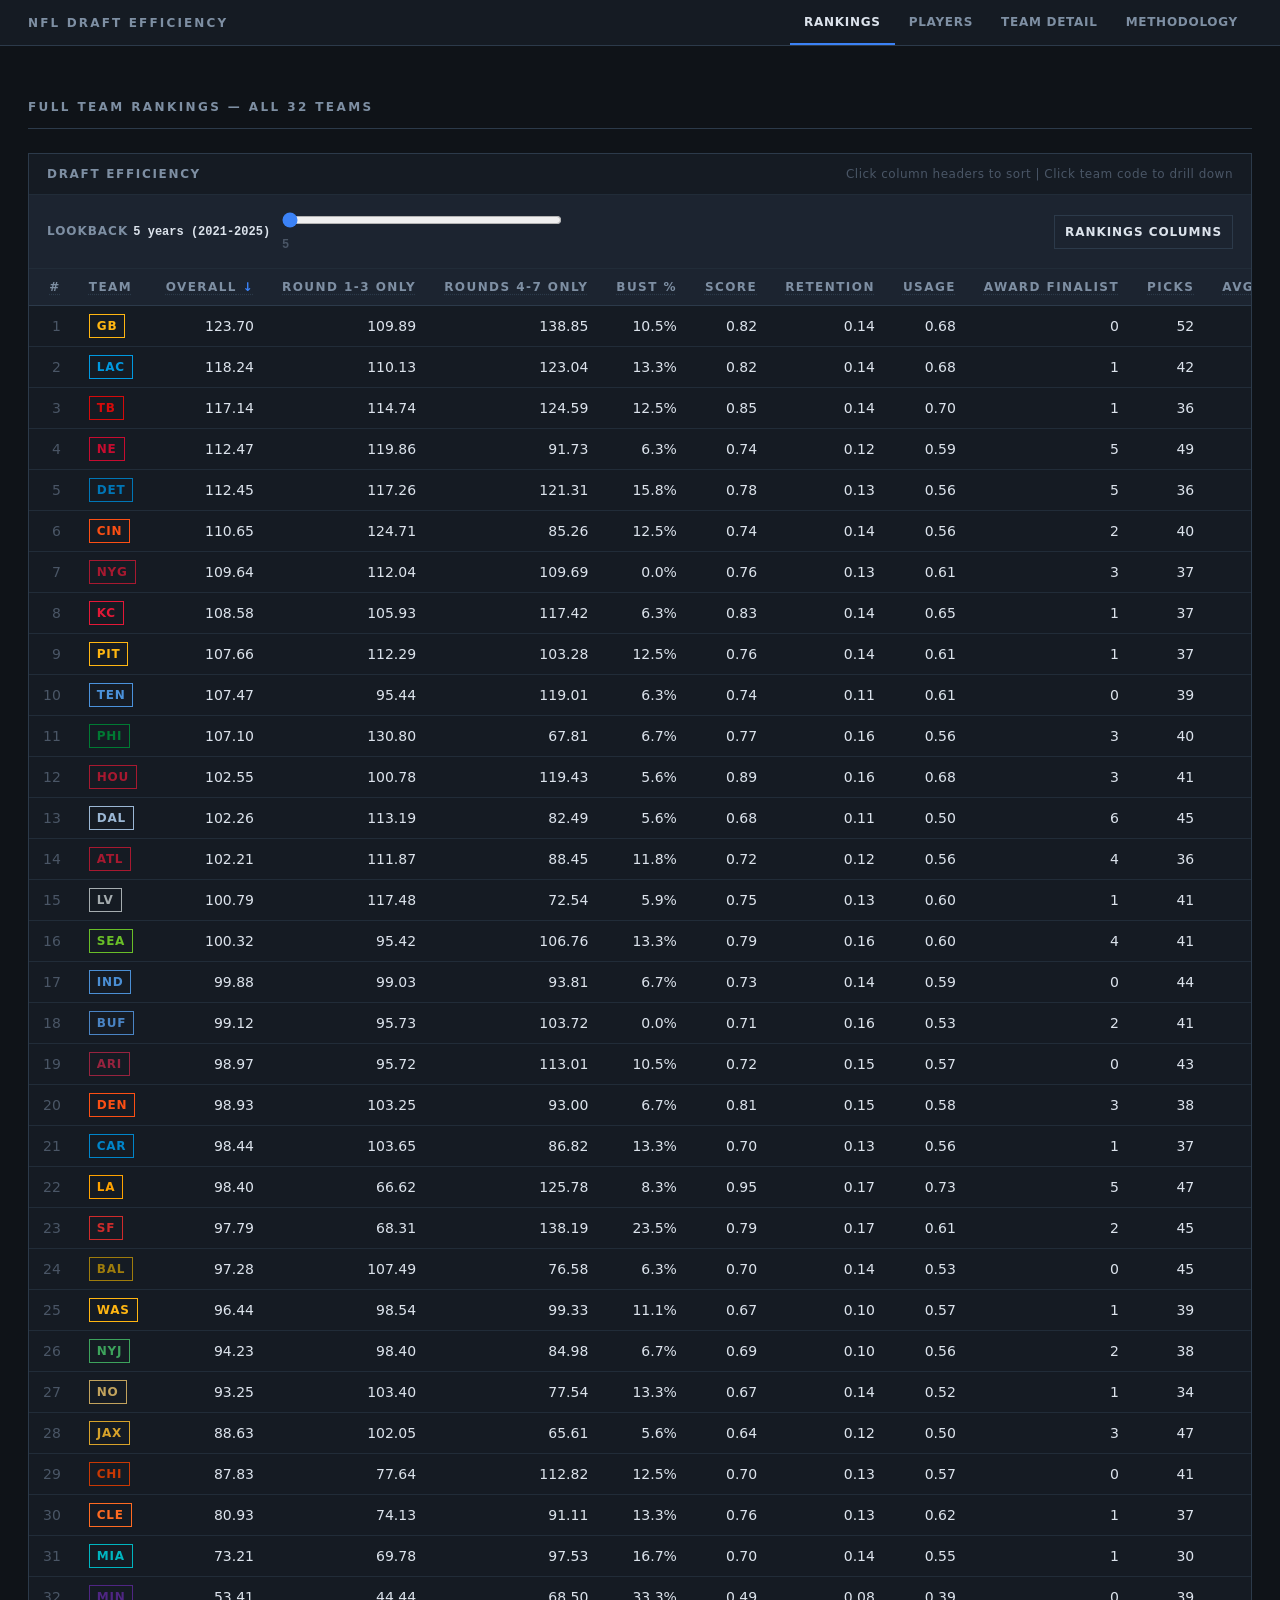
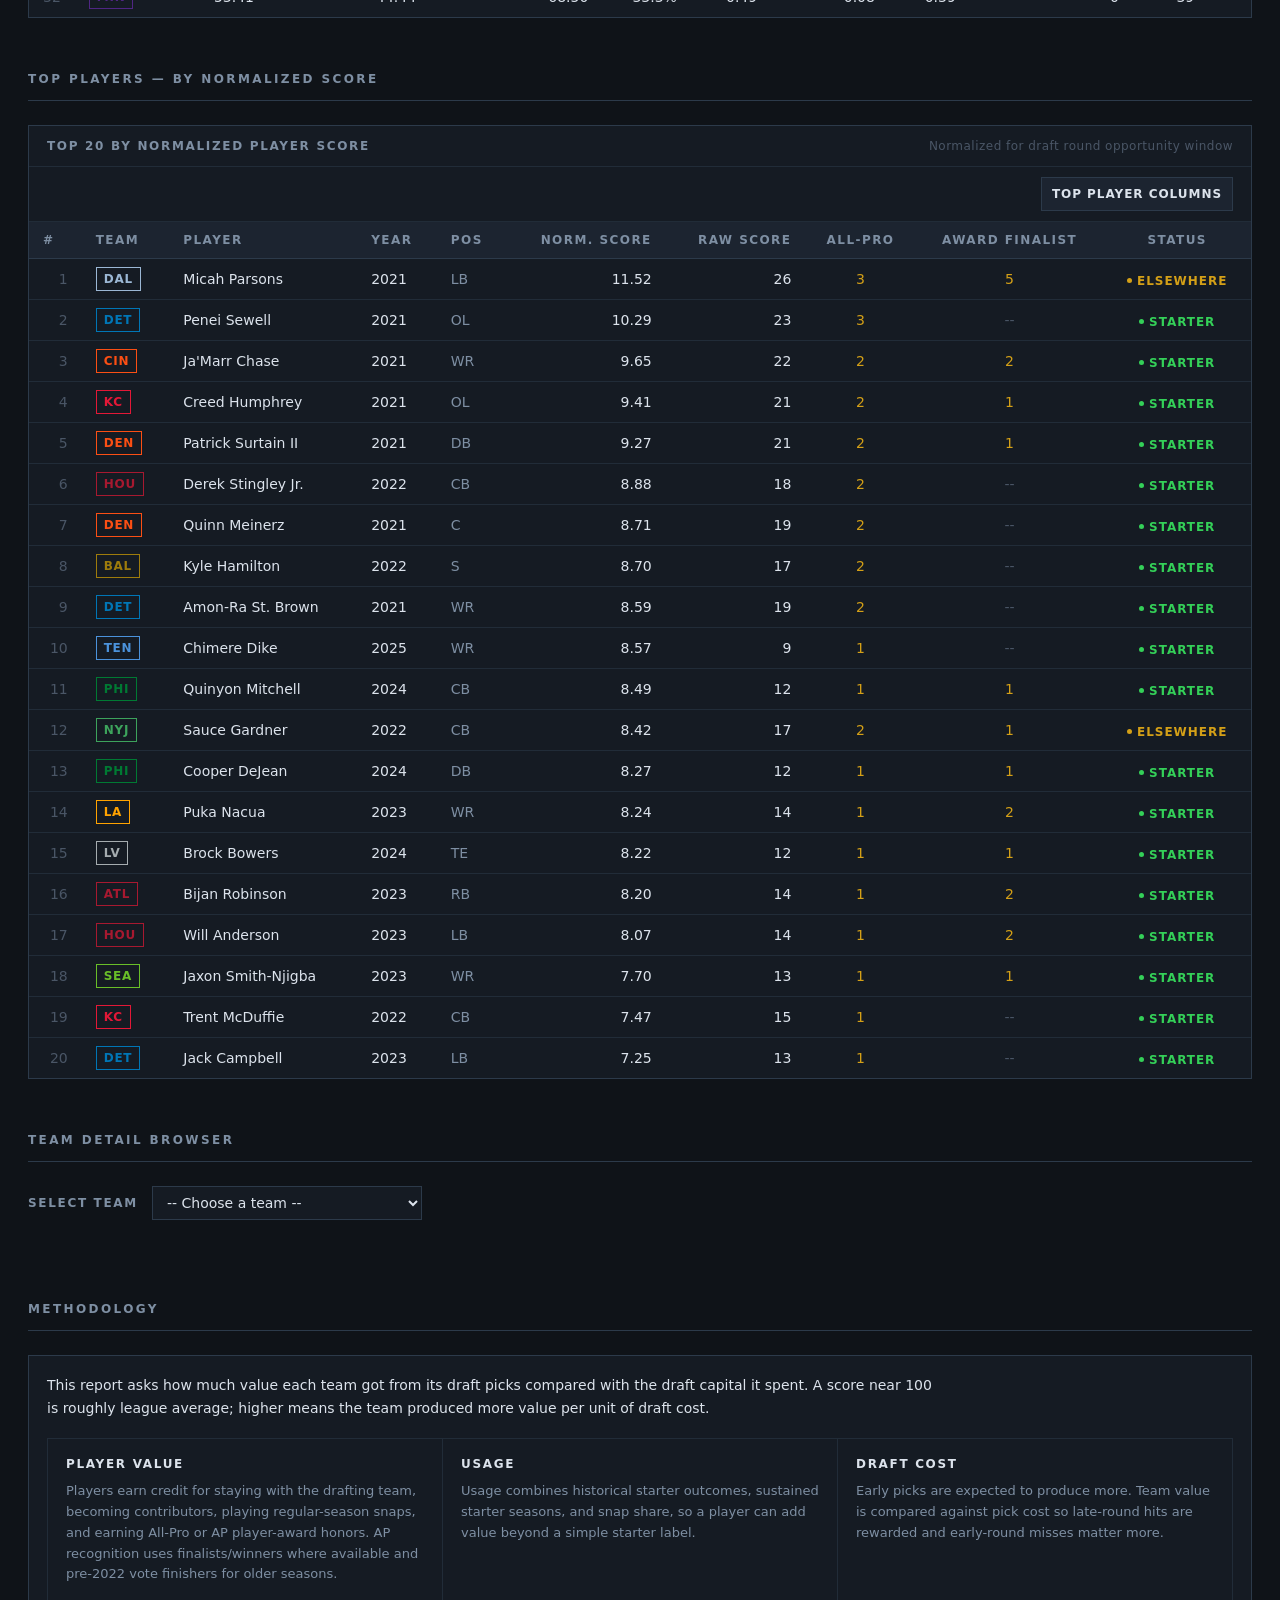
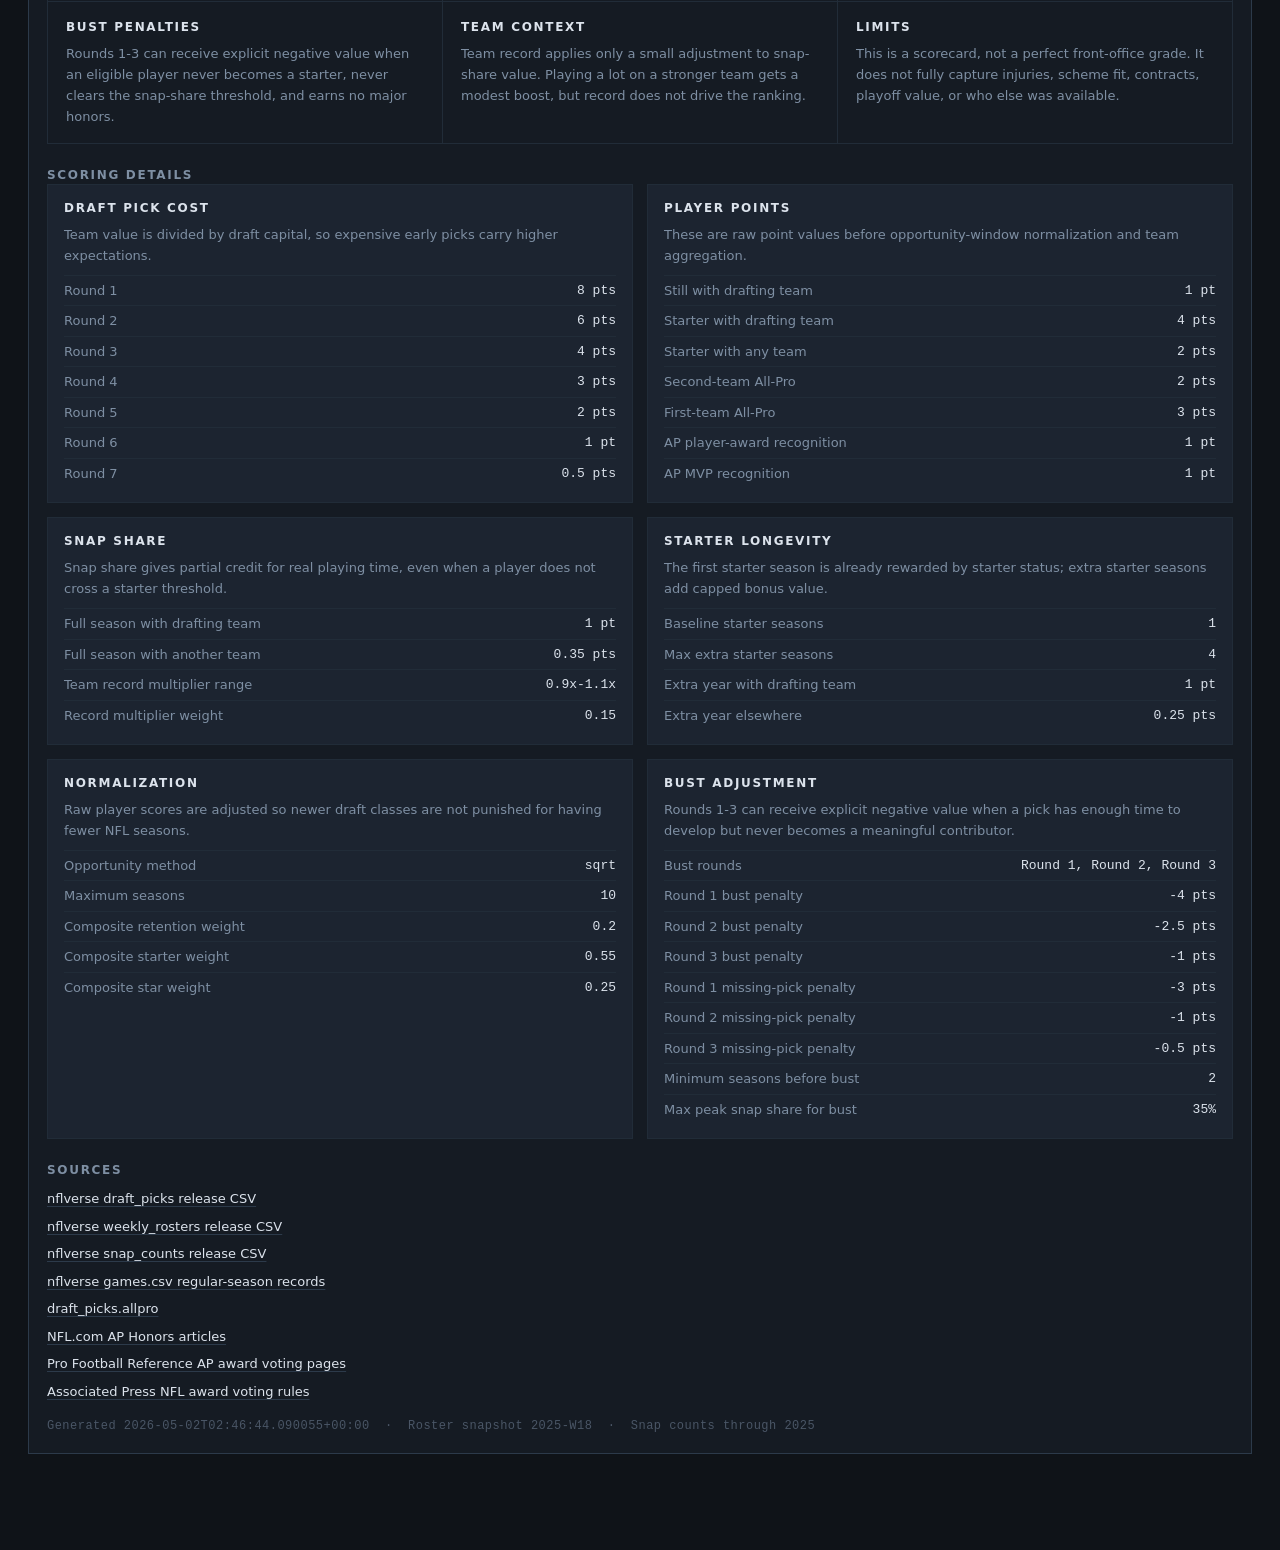
<file: outputs/windows/5/report.html>
<!DOCTYPE html>
<html lang="en">
<head>
  <meta charset="utf-8">
  <meta name="viewport" content="width=device-width, initial-scale=1">
  <title>NFL Draft Efficiency &mdash; 2021-2025</title>
  <link rel="stylesheet" href="report.css">
</head>
<body>
<nav class="site-nav">
  <span class="nav-wordmark">NFL Draft Efficiency</span>
  <ul class="nav-links">
    <li><a href="#rankings">Rankings</a></li>
    <li><a href="#players">Players</a></li>
    <li><a href="#team">Team Detail</a></li>
    <li><a href="#notes">Methodology</a></li>
  </ul>
</nav>
<div class="page">
  <section id="rankings" class="section">
    <div class="section-label">Full Team Rankings &mdash; All 32 Teams</div>
    <div class="panel">
      <div class="panel-hd">
        <span>Draft Efficiency</span>
        <span class="panel-hd-note">Click column headers to sort | Click team code to drill down</span>
      </div>
      <div class="report-controls">
        <label class="control-group lookback-slider-group" for="draft-window-slider">
          <span class="lookback-label">Lookback <span class="lookback-value" id="draft-window-value">5 years (2021-2025)</span></span>
          <span class="lookback-slider-wrap">
            <input id="draft-window-slider" type="range" min="3" max="10" step="1" value="5" list="draft-window-ticks">
            <datalist id="draft-window-ticks"></datalist>
            <span class="lookback-ticks" id="draft-window-tick-labels"></span>
          </span>
        </label>
        <button class="columns-button" id="rankings-columns-button" type="button">Rankings Columns</button>
      </div>
      <div class="panel-body-flush">
        <table class="data-table" id="rankings-table" data-column-toggle data-toggle-label="Rankings Columns" data-hidden-columns="dei_no_bp,star">
          <thead>
            <tr>
              <th class="sortable" data-col="displayRank" data-col-key="rank" data-tooltip="Current row number for the active sort. This updates whenever you sort another column." style="text-align:right">#</th>
              <th data-col-key="team" data-tooltip="NFL team abbreviation. Click a team code to open that team's player detail.">Team</th>
              <th class="sortable sort-desc" data-col="badj" data-col-key="overall" data-tooltip="Overall draft efficiency after round 1-3 bust penalties and default missing premium-pick penalties. This is the default ranking view." style="text-align:right">Overall</th>
              <th class="sortable" data-col="prem" data-col-key="r1_3" data-tooltip="Draft efficiency using only rounds 1-3, after the same bust and missing-pick adjustments. Later-round picks do not affect this column." style="text-align:right">Round 1-3 Only</th>
              <th class="sortable" data-col="late" data-col-key="r4_7" data-tooltip="Draft efficiency using only rounds 4-7. This isolates late-round value without premium-pick bust penalties." style="text-align:right">Rounds 4-7 Only</th>
              <th class="sortable" data-col="dei" data-col-key="dei_no_bp" data-tooltip="Draft Efficiency Index with no bust penalty. This is value divided by draft-pick cost before explicit bust and missing-pick penalties." style="text-align:right">DEI (no BP)</th>
              <th class="sortable" data-col="bust" data-col-key="bust" data-tooltip="Share of eligible round 1-3 picks classified as busts. Lower is better." style="text-align:right">Bust %</th>
              <th class="sortable" data-col="score" data-col-key="score" data-tooltip="Raw production score before dividing by draft cost. Includes roster status, usage, snap share, All-Pro, and AP awards." style="text-align:right">Score</th>
              <th class="sortable" data-col="ret" data-col-key="retention" data-tooltip="Retention component. Rewards drafted players who remain with the team." style="text-align:right">Retention</th>
              <th class="sortable" data-col="str" data-col-key="usage" data-tooltip="Usage component. Rewards starter outcomes, sustained starter seasons, and regular-season snap-share contribution." style="text-align:right">Usage</th>
              <th class="sortable" data-col="star" data-col-key="star" data-tooltip="Star component. Rewards All-Pro selections and AP major award finalist, winner, or pre-2022 vote-finisher outcomes." style="text-align:right">Star</th>
              <th class="sortable" data-col="apaw" data-col-key="apaw" data-tooltip="AP award recognition. For 2022 and later this uses announced finalists/winners; for older seasons this uses AP vote finishers. Includes MVP, OPOY, DPOY, OROY, DROY, and Comeback Player of the Year. All-Pro is tracked separately." style="text-align:right">Award Finalist</th>
              <th class="sortable" data-col="picks" data-col-key="picks" data-tooltip="Number of draft picks included for this team in the selected lookback window." style="text-align:right">Picks</th>
              <th class="sortable" data-col="starters" data-col-key="starters" data-tooltip="Average starter-level seasons per drafted player, counting starter seasons with the drafting team or another NFL team." style="text-align:right">Avg Starter Years</th>
            </tr>
          </thead>
          <tbody id="rankings-tbody"></tbody>
        </table>
      </div>
    </div>
  </section>
  <section id="players" class="section">
    <div class="section-label">Top Players &mdash; By Normalized Score</div>
    <div class="panel">
      <div class="panel-hd"><span>Top 20 by Normalized Player Score</span><span class="panel-hd-note">Normalized for draft round opportunity window</span></div>
      <div class="panel-body-flush">
        <table class="data-table" id="players-table" data-column-toggle data-toggle-label="Top Player Columns">
          <thead>
            <tr>
              <th data-col-key="rank">#</th><th data-col-key="team">Team</th><th data-col-key="player">Player</th><th data-col-key="year">Year</th><th data-col-key="pos">Pos</th><th data-col-key="norm_score" style="text-align:right">Norm. Score</th><th data-col-key="raw_score" style="text-align:right">Raw Score</th><th data-col-key="all_pro" style="text-align:center">All-Pro</th><th data-col-key="ap_awards" style="text-align:center">Award Finalist</th><th data-col-key="status" style="text-align:center">Status</th>
            </tr>
          </thead>
          <tbody id="players-tbody"></tbody>
        </table>
      </div>
    </div>
  </section>
  <section id="team" class="section">
    <div class="section-label">Team Detail Browser</div>
    <div class="team-picker-row"><span class="picker-lbl">Select Team</span><select id="team-picker"><option value="">-- Choose a team --</option></select></div>
    <div id="team-detail"></div>
  </section>
  <section id="notes" class="section">
    <div class="section-label">Methodology</div>
    <div class="panel">
      <div class="panel-body">
        <div class="methodology-content">
          <p class="methodology-lede">This report asks how much value each team got from its draft picks compared with the draft capital it spent. A score near 100 is roughly league average; higher means the team produced more value per unit of draft cost.</p>
          <div class="methodology-grid">
            <div class="methodology-card"><h3>Player Value</h3><p>Players earn credit for staying with the drafting team, becoming contributors, playing regular-season snaps, and earning All-Pro or AP player-award honors. AP recognition uses finalists/winners where available and pre-2022 vote finishers for older seasons.</p></div>
            <div class="methodology-card"><h3>Usage</h3><p>Usage combines historical starter outcomes, sustained starter seasons, and snap share, so a player can add value beyond a simple starter label.</p></div>
            <div class="methodology-card"><h3>Draft Cost</h3><p>Early picks are expected to produce more. Team value is compared against pick cost so late-round hits are rewarded and early-round misses matter more.</p></div>
            <div class="methodology-card"><h3>Bust Penalties</h3><p>Rounds 1-3 can receive explicit negative value when an eligible player never becomes a starter, never clears the snap-share threshold, and earns no major honors.</p></div>
            <div class="methodology-card"><h3>Team Context</h3><p>Team record applies only a small adjustment to snap-share value. Playing a lot on a stronger team gets a modest boost, but record does not drive the ranking.</p></div>
            <div class="methodology-card"><h3>Limits</h3><p>This is a scorecard, not a perfect front-office grade. It does not fully capture injuries, scheme fit, contracts, playoff value, or who else was available.</p></div>
          </div>
          <div><div class="methodology-subhead">Scoring Details</div><!-- SCORING_DETAILS_START -->
            <div class="scoring-detail-grid">
              <div class="scoring-detail-card">
                <h3>Draft Pick Cost</h3>
                <p>Team value is divided by draft capital, so expensive early picks carry higher expectations.</p>
                <table>
                  <tbody>
                    <tr><td>Round 1</td><td>8 pts</td></tr>
                    <tr><td>Round 2</td><td>6 pts</td></tr>
                    <tr><td>Round 3</td><td>4 pts</td></tr>
                    <tr><td>Round 4</td><td>3 pts</td></tr>
                    <tr><td>Round 5</td><td>2 pts</td></tr>
                    <tr><td>Round 6</td><td>1 pt</td></tr>
                    <tr><td>Round 7</td><td>0.5 pts</td></tr>
                  </tbody>
                </table>
              </div>
              <div class="scoring-detail-card">
                <h3>Player Points</h3>
                <p>These are raw point values before opportunity-window normalization and team aggregation.</p>
                <table>
                  <tbody>
                    <tr><td>Still with drafting team</td><td>1 pt</td></tr>
                    <tr><td>Starter with drafting team</td><td>4 pts</td></tr>
                    <tr><td>Starter with any team</td><td>2 pts</td></tr>
                    <tr><td>Second-team All-Pro</td><td>2 pts</td></tr>
                    <tr><td>First-team All-Pro</td><td>3 pts</td></tr>
                    <tr><td>AP player-award recognition</td><td>1 pt</td></tr>
                    <tr><td>AP MVP recognition</td><td>1 pt</td></tr>
                  </tbody>
                </table>
              </div>
              <div class="scoring-detail-card">
                <h3>Snap Share</h3>
                <p>Snap share gives partial credit for real playing time, even when a player does not cross a starter threshold.</p>
                <table>
                  <tbody>
                    <tr><td>Full season with drafting team</td><td>1 pt</td></tr>
                    <tr><td>Full season with another team</td><td>0.35 pts</td></tr>
                    <tr><td>Team record multiplier range</td><td>0.9x-1.1x</td></tr>
                    <tr><td>Record multiplier weight</td><td>0.15</td></tr>
                  </tbody>
                </table>
              </div>
              <div class="scoring-detail-card">
                <h3>Starter Longevity</h3>
                <p>The first starter season is already rewarded by starter status; extra starter seasons add capped bonus value.</p>
                <table>
                  <tbody>
                    <tr><td>Baseline starter seasons</td><td>1</td></tr>
                    <tr><td>Max extra starter seasons</td><td>4</td></tr>
                    <tr><td>Extra year with drafting team</td><td>1 pt</td></tr>
                    <tr><td>Extra year elsewhere</td><td>0.25 pts</td></tr>
                  </tbody>
                </table>
              </div>
              <div class="scoring-detail-card">
                <h3>Normalization</h3>
                <p>Raw player scores are adjusted so newer draft classes are not punished for having fewer NFL seasons.</p>
                <table>
                  <tbody>
                    <tr><td>Opportunity method</td><td>sqrt</td></tr>
                    <tr><td>Maximum seasons</td><td>10</td></tr>
                    <tr><td>Composite retention weight</td><td>0.2</td></tr>
                    <tr><td>Composite starter weight</td><td>0.55</td></tr>
                    <tr><td>Composite star weight</td><td>0.25</td></tr>
                  </tbody>
                </table>
              </div>
              <div class="scoring-detail-card">
                <h3>Bust Adjustment</h3>
                <p>Rounds 1-3 can receive explicit negative value when a pick has enough time to develop but never becomes a meaningful contributor.</p>
                <table>
                  <tbody>
                    <tr><td>Bust rounds</td><td>Round 1, Round 2, Round 3</td></tr>
                    <tr><td>Round 1 bust penalty</td><td>-4 pts</td></tr>
                    <tr><td>Round 2 bust penalty</td><td>-2.5 pts</td></tr>
                    <tr><td>Round 3 bust penalty</td><td>-1 pts</td></tr>
                    <tr><td>Round 1 missing-pick penalty</td><td>-3 pts</td></tr>
                    <tr><td>Round 2 missing-pick penalty</td><td>-1 pts</td></tr>
                    <tr><td>Round 3 missing-pick penalty</td><td>-0.5 pts</td></tr>
                    <tr><td>Minimum seasons before bust</td><td>2</td></tr>
                    <tr><td>Max peak snap share for bust</td><td>35%</td></tr>
                  </tbody>
                </table>
              </div>
            </div>
            <!-- SCORING_DETAILS_END --></div>
          <div><div class="methodology-subhead">Sources</div><!-- SOURCES_START -->
            <ul class="sources-list">
              <li><a href="https://github.com/nflverse/nflverse-data/releases/download/draft_picks/draft_picks.csv">nflverse draft_picks release CSV</a></li>
              <li><a href="https://github.com/nflverse/nflverse-data/releases">nflverse weekly_rosters release CSV</a></li>
              <li><a href="https://github.com/nflverse/nflverse-data/releases">nflverse snap_counts release CSV</a></li>
              <li><a href="https://raw.githubusercontent.com/nflverse/nfldata/master/data/games.csv">nflverse games.csv regular-season records</a></li>
              <li><a href="https://github.com/nflverse/nflverse-data/releases/download/draft_picks/draft_picks.csv">draft_picks.allpro</a></li>
              <li><a href="https://www.nfl.com/news">NFL.com AP Honors articles</a></li>
              <li><a href="https://www.pro-football-reference.com/awards/">Pro Football Reference AP award voting pages</a></li>
              <li><a href="https://www.ap.org/media-center/press-releases/2022/ap-updates-voting-system-for-its-nfl-awards/">Associated Press NFL award voting rules</a></li>
            </ul>
            <!-- SOURCES_END --></div>
        </div>
        <p class="footer-line">Generated 2026-05-02T02:46:44.090055+00:00 &nbsp;&middot;&nbsp; Roster snapshot 2025-W18 &nbsp;&middot;&nbsp; Snap counts through 2025</p>
      </div>
    </div>
  </section>
</div>
<div class="column-modal-backdrop" id="column-modal" hidden>
  <div class="column-modal" role="dialog" aria-modal="true" aria-labelledby="column-modal-title">
    <div class="column-modal-hd">
      <div class="column-modal-title" id="column-modal-title">Columns</div>
      <button class="column-modal-close" id="column-modal-close" type="button" aria-label="Close column selector">&times;</button>
    </div>
    <div class="column-modal-body" id="column-modal-body"></div>
    <div class="column-modal-actions">
      <button class="modal-button modal-button-secondary" id="column-modal-reset" type="button">Show All</button>
      <button class="modal-button" id="column-modal-done" type="button">Done</button>
    </div>
  </div>
</div>
<script>
const TEAM_INFO = {"ARI":{"name":"Arizona Cardinals","color":"#97233F"},"ATL":{"name":"Atlanta Falcons","color":"#A71930"},"BAL":{"name":"Baltimore Ravens","color":"#9E7C0C"},"BUF":{"name":"Buffalo Bills","color":"#4A84C4"},"CAR":{"name":"Carolina Panthers","color":"#0085CA"},"CHI":{"name":"Chicago Bears","color":"#C83803"},"CIN":{"name":"Cincinnati Bengals","color":"#FB4F14"},"CLE":{"name":"Cleveland Browns","color":"#FF6B22"},"DAL":{"name":"Dallas Cowboys","color":"#9BB7D4"},"DEN":{"name":"Denver Broncos","color":"#FB4F14"},"DET":{"name":"Detroit Lions","color":"#0076B6"},"GB":{"name":"Green Bay Packers","color":"#FFB612"},"HOU":{"name":"Houston Texans","color":"#A71930"},"IND":{"name":"Indianapolis Colts","color":"#4B8FD4"},"JAX":{"name":"Jacksonville Jaguars","color":"#D7A22A"},"KC":{"name":"Kansas City Chiefs","color":"#E31837"},"LAC":{"name":"Los Angeles Chargers","color":"#0099E0"},"LA":{"name":"Los Angeles Rams","color":"#FFA300"},"LV":{"name":"Las Vegas Raiders","color":"#A5ACAF"},"MIA":{"name":"Miami Dolphins","color":"#00B5C0"},"MIN":{"name":"Minnesota Vikings","color":"#4F2683"},"NE":{"name":"New England Patriots","color":"#C60C30"},"NO":{"name":"New Orleans Saints","color":"#C2A35D"},"NYG":{"name":"New York Giants","color":"#A71930"},"NYJ":{"name":"New York Jets","color":"#3DA35C"},"PHI":{"name":"Philadelphia Eagles","color":"#007A33"},"PIT":{"name":"Pittsburgh Steelers","color":"#FFB612"},"SEA":{"name":"Seattle Seahawks","color":"#69BE28"},"SF":{"name":"San Francisco 49ers","color":"#CF2B2B"},"TB":{"name":"Tampa Bay Buccaneers","color":"#D50A0A"},"TEN":{"name":"Tennessee Titans","color":"#4B92DB"},"WAS":{"name":"Washington Commanders","color":"#FFB612"}};
const REPORT_WINDOWS = {"5":{"label":"2021-2025","teamScores":[{"rank":1,"team":"GB","dei":109.93,"score":0.818958,"ret":0.142866,"str":0.676093,"star":0.0,"apaw":0,"mvp":0,"prem":109.89,"late":138.85,"bust":0.1053,"badj":123.7,"miss":0,"picks":52,"starters":1.13},{"rank":2,"team":"LAC","dei":110.59,"score":0.823837,"ret":0.142286,"str":0.678071,"star":0.00348,"apaw":1,"mvp":0,"prem":110.13,"late":123.04,"bust":0.1333,"badj":118.24,"miss":1,"picks":42,"starters":0.93},{"rank":3,"team":"TB","dei":114.33,"score":0.851731,"ret":0.13987,"str":0.703829,"star":0.008032,"apaw":1,"mvp":0,"prem":114.74,"late":124.59,"bust":0.125,"badj":117.14,"miss":1,"picks":36,"starters":1.22},{"rank":4,"team":"NE","dei":99.29,"score":0.73964,"ret":0.117189,"str":0.589193,"star":0.033258,"apaw":5,"mvp":1,"prem":119.86,"late":91.73,"bust":0.0625,"badj":112.47,"miss":0,"picks":49,"starters":0.86},{"rank":5,"team":"DET","dei":104.77,"score":0.780468,"ret":0.133325,"str":0.558133,"star":0.08901,"apaw":5,"mvp":0,"prem":117.26,"late":121.31,"bust":0.1579,"badj":112.45,"miss":1,"picks":36,"starters":1.25},{"rank":6,"team":"CIN","dei":98.69,"score":0.735174,"ret":0.144886,"str":0.563688,"star":0.0266,"apaw":2,"mvp":0,"prem":124.71,"late":85.26,"bust":0.125,"badj":110.65,"miss":0,"picks":40,"starters":0.88},{"rank":7,"team":"NYG","dei":101.55,"score":0.756513,"ret":0.130812,"str":0.606084,"star":0.019617,"apaw":3,"mvp":0,"prem":112.04,"late":109.69,"bust":0.0,"badj":109.64,"miss":1,"picks":37,"starters":1.03},{"rank":8,"team":"KC","dei":111.09,"score":0.827563,"ret":0.144335,"str":0.648672,"star":0.034556,"apaw":1,"mvp":0,"prem":105.93,"late":117.42,"bust":0.0625,"badj":108.58,"miss":3,"picks":37,"starters":1.3},{"rank":9,"team":"PIT","dei":101.57,"score":0.756622,"ret":0.141428,"str":0.610575,"star":0.004619,"apaw":1,"mvp":0,"prem":112.29,"late":103.28,"bust":0.125,"badj":107.66,"miss":1,"picks":37,"starters":1.14},{"rank":10,"team":"TEN","dei":99.39,"score":0.740434,"ret":0.108986,"str":0.609308,"star":0.02214,"apaw":0,"mvp":0,"prem":95.44,"late":119.01,"bust":0.0625,"badj":107.47,"miss":1,"picks":39,"starters":0.97},{"rank":11,"team":"PHI","dei":103.04,"score":0.767631,"ret":0.157448,"str":0.562594,"star":0.047589,"apaw":3,"mvp":0,"prem":130.8,"late":67.81,"bust":0.0667,"badj":107.1,"miss":2,"picks":40,"starters":0.93},{"rank":12,"team":"HOU","dei":118.82,"score":0.885156,"ret":0.158594,"str":0.67868,"star":0.047882,"apaw":3,"mvp":0,"prem":100.78,"late":119.43,"bust":0.0556,"badj":102.55,"miss":4,"picks":41,"starters":1.12},{"rank":13,"team":"DAL","dei":90.95,"score":0.67756,"ret":0.114699,"str":0.50489,"star":0.057972,"apaw":6,"mvp":0,"prem":113.19,"late":82.49,"bust":0.0556,"badj":102.26,"miss":0,"picks":45,"starters":0.76},{"rank":14,"team":"ATL","dei":96.07,"score":0.715679,"ret":0.116386,"str":0.56296,"star":0.036333,"apaw":4,"mvp":0,"prem":111.87,"late":88.45,"bust":0.1176,"badj":102.21,"miss":1,"picks":36,"starters":1.0},{"rank":15,"team":"LV","dei":100.58,"score":0.749296,"ret":0.128296,"str":0.599654,"star":0.021347,"apaw":1,"mvp":0,"prem":117.48,"late":72.54,"bust":0.0588,"badj":100.79,"miss":2,"picks":41,"starters":0.93},{"rank":16,"team":"SEA","dei":106.66,"score":0.794553,"ret":0.158061,"str":0.604472,"star":0.03202,"apaw":4,"mvp":0,"prem":95.42,"late":106.76,"bust":0.1333,"badj":100.32,"miss":4,"picks":41,"starters":1.05},{"rank":17,"team":"IND","dei":98.09,"score":0.730741,"ret":0.144671,"str":0.58607,"star":0.0,"apaw":0,"mvp":0,"prem":99.03,"late":93.81,"bust":0.0667,"badj":99.88,"miss":2,"picks":44,"starters":0.95},{"rank":18,"team":"BUF","dei":95.13,"score":0.708646,"ret":0.156346,"str":0.527781,"star":0.024518,"apaw":2,"mvp":0,"prem":95.73,"late":103.72,"bust":0.0,"badj":99.12,"miss":1,"picks":41,"starters":0.85},{"rank":19,"team":"ARI","dei":97.32,"score":0.724976,"ret":0.145836,"str":0.568387,"star":0.010753,"apaw":0,"mvp":0,"prem":95.72,"late":113.01,"bust":0.1053,"badj":98.97,"miss":2,"picks":43,"starters":0.79},{"rank":20,"team":"DEN","dei":109.08,"score":0.812599,"ret":0.151438,"str":0.58438,"star":0.07678,"apaw":3,"mvp":0,"prem":103.25,"late":93.0,"bust":0.0667,"badj":98.93,"miss":3,"picks":38,"starters":0.97},{"rank":21,"team":"CAR","dei":93.59,"score":0.697185,"ret":0.127954,"str":0.561326,"star":0.007905,"apaw":1,"mvp":0,"prem":103.65,"late":86.82,"bust":0.1333,"badj":98.44,"miss":1,"picks":37,"starters":0.95},{"rank":22,"team":"LA","dei":126.92,"score":0.945525,"ret":0.168963,"str":0.732414,"star":0.044148,"apaw":5,"mvp":0,"prem":66.62,"late":125.78,"bust":0.0833,"badj":98.4,"miss":5,"picks":47,"starters":0.87},{"rank":23,"team":"SF","dei":106.24,"score":0.791422,"ret":0.165614,"str":0.608069,"star":0.01774,"apaw":2,"mvp":1,"prem":68.31,"late":138.19,"bust":0.2353,"badj":97.79,"miss":3,"picks":45,"starters":0.82},{"rank":24,"team":"BAL","dei":93.75,"score":0.698428,"ret":0.140173,"str":0.528844,"star":0.029412,"apaw":0,"mvp":0,"prem":107.49,"late":76.58,"bust":0.0625,"badj":97.28,"miss":2,"picks":45,"starters":0.96},{"rank":25,"team":"WAS","dei":90.05,"score":0.670823,"ret":0.100044,"str":0.565618,"star":0.005161,"apaw":1,"mvp":0,"prem":98.54,"late":99.33,"bust":0.1111,"badj":96.44,"miss":1,"picks":39,"starters":0.9},{"rank":26,"team":"NYJ","dei":92.62,"score":0.690003,"ret":0.102604,"str":0.559813,"star":0.027586,"apaw":2,"mvp":0,"prem":98.4,"late":84.98,"bust":0.0667,"badj":94.23,"miss":3,"picks":38,"starters":1.16},{"rank":27,"team":"NO","dei":89.98,"score":0.670332,"ret":0.143046,"str":0.519349,"star":0.007937,"apaw":1,"mvp":0,"prem":103.4,"late":77.54,"bust":0.1333,"badj":93.25,"miss":2,"picks":34,"starters":0.85},{"rank":28,"team":"JAX","dei":85.66,"score":0.63814,"ret":0.124044,"str":0.503797,"star":0.010299,"apaw":3,"mvp":1,"prem":102.05,"late":65.61,"bust":0.0556,"badj":88.63,"miss":2,"picks":47,"starters":1.06},{"rank":29,"team":"CHI","dei":93.73,"score":0.698216,"ret":0.128202,"str":0.570013,"star":0.0,"apaw":0,"mvp":0,"prem":77.64,"late":112.82,"bust":0.125,"badj":87.83,"miss":4,"picks":41,"starters":0.95},{"rank":30,"team":"CLE","dei":101.74,"score":0.757921,"ret":0.126429,"str":0.622946,"star":0.008547,"apaw":1,"mvp":0,"prem":74.13,"late":91.11,"bust":0.1333,"badj":80.93,"miss":5,"picks":37,"starters":0.84},{"rank":31,"team":"MIA","dei":93.6,"score":0.697289,"ret":0.140701,"str":0.549222,"star":0.007366,"apaw":1,"mvp":0,"prem":69.78,"late":97.53,"bust":0.1667,"badj":73.21,"miss":5,"picks":30,"starters":0.87},{"rank":32,"team":"MIN","dei":65.19,"score":0.485677,"ret":0.084066,"str":0.385166,"star":0.016444,"apaw":0,"mvp":0,"prem":44.44,"late":68.5,"bust":0.3333,"badj":53.41,"miss":5,"picks":39,"starters":0.69}],"topPlayers":[{"team":"DAL","name":"Micah Parsons","year":2021,"pos":"LB","nsc":11.52,"rsc":26,"ap":3,"aw":5,"mvp":0,"awd":"2021 DPOY; 2021 DROY; 2022 DPOY; 2023 DPOY; 2025 DPOY","on":false,"st":true,"sa":true},{"team":"DET","name":"Penei Sewell","year":2021,"pos":"OL","nsc":10.29,"rsc":23,"ap":3,"aw":0,"mvp":0,"awd":"","on":true,"st":true,"sa":true},{"team":"CIN","name":"Ja'Marr Chase","year":2021,"pos":"WR","nsc":9.65,"rsc":22,"ap":2,"aw":2,"mvp":0,"awd":"2021 OROY; 2024 OPOY","on":true,"st":true,"sa":true},{"team":"KC","name":"Creed Humphrey","year":2021,"pos":"OL","nsc":9.41,"rsc":21,"ap":2,"aw":1,"mvp":0,"awd":"2021 OROY","on":true,"st":true,"sa":true},{"team":"DEN","name":"Patrick Surtain II","year":2021,"pos":"DB","nsc":9.27,"rsc":21,"ap":2,"aw":1,"mvp":0,"awd":"2024 DPOY","on":true,"st":true,"sa":true},{"team":"HOU","name":"Derek Stingley Jr.","year":2022,"pos":"CB","nsc":8.88,"rsc":18,"ap":2,"aw":0,"mvp":0,"awd":"","on":true,"st":true,"sa":true},{"team":"DEN","name":"Quinn Meinerz","year":2021,"pos":"C","nsc":8.71,"rsc":19,"ap":2,"aw":0,"mvp":0,"awd":"","on":true,"st":true,"sa":true},{"team":"BAL","name":"Kyle Hamilton","year":2022,"pos":"S","nsc":8.7,"rsc":17,"ap":2,"aw":0,"mvp":0,"awd":"","on":true,"st":true,"sa":true},{"team":"DET","name":"Amon-Ra St. Brown","year":2021,"pos":"WR","nsc":8.59,"rsc":19,"ap":2,"aw":0,"mvp":0,"awd":"","on":true,"st":true,"sa":true},{"team":"TEN","name":"Chimere Dike","year":2025,"pos":"WR","nsc":8.57,"rsc":9,"ap":1,"aw":0,"mvp":0,"awd":"","on":true,"st":true,"sa":true},{"team":"PHI","name":"Quinyon Mitchell","year":2024,"pos":"CB","nsc":8.49,"rsc":12,"ap":1,"aw":1,"mvp":0,"awd":"2024 DROY","on":true,"st":true,"sa":true},{"team":"NYJ","name":"Sauce Gardner","year":2022,"pos":"CB","nsc":8.42,"rsc":17,"ap":2,"aw":1,"mvp":0,"awd":"2022 DROY","on":false,"st":true,"sa":true},{"team":"PHI","name":"Cooper DeJean","year":2024,"pos":"DB","nsc":8.27,"rsc":12,"ap":1,"aw":1,"mvp":0,"awd":"2024 DROY","on":true,"st":true,"sa":true},{"team":"LA","name":"Puka Nacua","year":2023,"pos":"WR","nsc":8.24,"rsc":14,"ap":1,"aw":2,"mvp":0,"awd":"2023 OROY; 2025 OPOY","on":true,"st":true,"sa":true},{"team":"LV","name":"Brock Bowers","year":2024,"pos":"TE","nsc":8.22,"rsc":12,"ap":1,"aw":1,"mvp":0,"awd":"2024 OROY","on":true,"st":true,"sa":true},{"team":"ATL","name":"Bijan Robinson","year":2023,"pos":"RB","nsc":8.2,"rsc":14,"ap":1,"aw":2,"mvp":0,"awd":"2023 OROY; 2025 OPOY","on":true,"st":true,"sa":true},{"team":"HOU","name":"Will Anderson","year":2023,"pos":"LB","nsc":8.07,"rsc":14,"ap":1,"aw":2,"mvp":0,"awd":"2023 DROY; 2025 DPOY","on":true,"st":true,"sa":true},{"team":"SEA","name":"Jaxon Smith-Njigba","year":2023,"pos":"WR","nsc":7.7,"rsc":13,"ap":1,"aw":1,"mvp":0,"awd":"2025 OPOY","on":true,"st":true,"sa":true},{"team":"KC","name":"Trent McDuffie","year":2022,"pos":"CB","nsc":7.47,"rsc":15,"ap":1,"aw":0,"mvp":0,"awd":"","on":true,"st":true,"sa":true},{"team":"DET","name":"Jack Campbell","year":2023,"pos":"LB","nsc":7.25,"rsc":13,"ap":1,"aw":0,"mvp":0,"awd":"","on":true,"st":true,"sa":true}],"allPlayers":[{"y":2021,"t":"JAX","r":1,"p":1,"n":"Trevor Lawrence","pos":"QB","on":true,"st":true,"sa":true,"ap":0,"aw":1,"mvp":1,"awd":"2025 CPOY; 2025 MVP","bst":false,"sc":15.7384,"bas":15.7384,"syd":5,"sya":5,"ssd":4.7748,"sse":0.0,"psd":0.9935,"psa":0.9935},{"y":2021,"t":"NYJ","r":1,"p":2,"n":"Zach Wilson","pos":"QB","on":false,"st":true,"sa":true,"ap":0,"aw":0,"mvp":0,"awd":"","bst":false,"sc":8.7809,"bas":8.7809,"syd":3,"sya":3,"ssd":2.8052,"sse":0.1092,"psd":0.9438,"psa":0.9438},{"y":2021,"t":"SF","r":1,"p":3,"n":"Trey Lance","pos":"QB","on":false,"st":false,"sa":false,"ap":0,"aw":0,"mvp":0,"awd":"","bst":false,"sc":1.3294,"bas":1.3294,"syd":0,"sya":0,"ssd":1.0317,"sse":0.7637,"psd":0.5833,"psa":0.5833},{"y":2021,"t":"ATL","r":1,"p":4,"n":"Kyle Pitts","pos":"TE","on":true,"st":true,"sa":true,"ap":0,"aw":0,"mvp":0,"awd":"","bst":false,"sc":12.5655,"bas":12.5655,"syd":5,"sya":5,"ssd":3.5999,"sse":0.0,"psd":0.8768,"psa":0.8768},{"y":2021,"t":"CIN","r":1,"p":5,"n":"Ja'Marr Chase","pos":"WR","on":true,"st":true,"sa":true,"ap":2,"aw":2,"mvp":0,"awd":"2021 OROY; 2024 OPOY","bst":false,"sc":21.5674,"bas":21.5674,"syd":5,"sya":5,"ssd":4.5337,"sse":0.0,"psd":0.9436,"psa":0.9436},{"y":2021,"t":"MIA","r":1,"p":6,"n":"Jaylen Waddle","pos":"WR","on":true,"st":true,"sa":true,"ap":0,"aw":0,"mvp":0,"awd":"","bst":false,"sc":12.8253,"bas":12.8253,"syd":5,"sya":5,"ssd":3.8173,"sse":0.0,"psd":0.8338,"psa":0.8338},{"y":2021,"t":"DET","r":1,"p":7,"n":"Penei Sewell","pos":"OL","on":true,"st":true,"sa":true,"ap":3,"aw":0,"mvp":0,"awd":"","bst":false,"sc":23.02,"bas":23.02,"syd":5,"sya":5,"ssd":4.967,"sse":0.0,"psd":1.0,"psa":1.0},{"y":2021,"t":"CAR","r":1,"p":8,"n":"Jaycee Horn","pos":"DB","on":true,"st":true,"sa":true,"ap":0,"aw":0,"mvp":0,"awd":"","bst":false,"sc":11.3813,"bas":11.3813,"syd":3,"sya":3,"ssd":4.4999,"sse":0.0,"psd":0.9755,"psa":0.9755},{"y":2021,"t":"DEN","r":1,"p":9,"n":"Patrick Surtain II","pos":"DB","on":true,"st":true,"sa":true,"ap":2,"aw":1,"mvp":0,"awd":"2024 DPOY","bst":false,"sc":20.7287,"bas":20.7287,"syd":5,"sya":5,"ssd":4.7164,"sse":0.0,"psd":0.992,"psa":0.992},{"y":2021,"t":"PHI","r":1,"p":10,"n":"DeVonta Smith","pos":"WR","on":true,"st":true,"sa":true,"ap":0,"aw":0,"mvp":0,"awd":"","bst":false,"sc":13.5643,"bas":13.5643,"syd":5,"sya":5,"ssd":4.4331,"sse":0.0,"psd":0.964,"psa":0.964},{"y":2021,"t":"CHI","r":1,"p":11,"n":"Justin Fields","pos":"QB","on":false,"st":true,"sa":true,"ap":0,"aw":0,"mvp":0,"awd":"","bst":false,"sc":9.7387,"bas":9.7387,"syd":3,"sya":5,"ssd":2.7953,"sse":1.5296,"psd":0.9903,"psa":0.9903},{"y":2021,"t":"DAL","r":1,"p":12,"n":"Micah Parsons","pos":"LB","on":false,"st":true,"sa":true,"ap":3,"aw":5,"mvp":0,"awd":"2021 DPOY; 2021 DROY; 2022 DPOY; 2023 DPOY; 2025 DPOY","bst":false,"sc":25.7648,"bas":25.7648,"syd":4,"sya":5,"ssd":4.1868,"sse":0.7744,"psd":0.8828,"psa":0.8828},{"y":2021,"t":"LAC","r":1,"p":13,"n":"Rashawn Slater","pos":"OL","on":true,"st":true,"sa":true,"ap":0,"aw":1,"mvp":0,"awd":"2021 OROY","bst":false,"sc":11.8341,"bas":11.8341,"syd":3,"sya":3,"ssd":3.8279,"sse":0.0,"psd":1.0,"psa":1.0},{"y":2021,"t":"NYJ","r":1,"p":14,"n":"Alijah Vera-Tucker","pos":"OL","on":true,"st":true,"sa":true,"ap":0,"aw":0,"mvp":0,"awd":"","bst":false,"sc":9.6498,"bas":9.6498,"syd":2,"sya":2,"ssd":3.7428,"sse":0.0,"psd":0.9981,"psa":0.9981},{"y":2021,"t":"NE","r":1,"p":15,"n":"Mac Jones","pos":"QB","on":false,"st":true,"sa":true,"ap":0,"aw":1,"mvp":0,"awd":"2021 OROY","bst":false,"sc":10.8297,"bas":10.8297,"syd":3,"sya":5,"ssd":2.8192,"sse":1.5437,"psd":0.9629,"psa":0.9629},{"y":2021,"t":"ARI","r":1,"p":16,"n":"Zaven Collins","pos":"LB","on":true,"st":true,"sa":true,"ap":0,"aw":0,"mvp":0,"awd":"","bst":false,"sc":10.706,"bas":10.706,"syd":4,"sya":4,"ssd":2.7886,"sse":0.0,"psd":0.9762,"psa":0.9762},{"y":2021,"t":"LV","r":1,"p":17,"n":"Alex Leatherwood","pos":"OL","on":false,"st":true,"sa":true,"ap":0,"aw":0,"mvp":0,"awd":"","bst":false,"sc":5.0295,"bas":5.0295,"syd":1,"sya":1,"ssd":0.9693,"sse":0.1422,"psd":0.9693,"psa":0.9693},{"y":2021,"t":"MIA","r":1,"p":18,"n":"Jaelan Phillips","pos":"DL","on":false,"st":true,"sa":true,"ap":0,"aw":0,"mvp":0,"awd":"","bst":false,"sc":9.9542,"bas":9.9542,"syd":3,"sya":3,"ssd":3.6594,"sse":0.7928,"psd":0.7475,"psa":0.7928},{"y":2021,"t":"WAS","r":1,"p":19,"n":"Jamin Davis","pos":"LB","on":false,"st":true,"sa":true,"ap":0,"aw":0,"mvp":0,"awd":"","bst":false,"sc":8.6235,"bas":8.6235,"syd":3,"sya":3,"ssd":2.5876,"sse":0.1974,"psd":0.864,"psa":0.864},{"y":2021,"t":"NYG","r":1,"p":20,"n":"Kadarius Toney","pos":"WR","on":false,"st":false,"sa":false,"ap":0,"aw":0,"mvp":0,"awd":"","bst":false,"sc":0.9078,"bas":0.9078,"syd":0,"sya":0,"ssd":0.722,"sse":0.5629,"psd":0.4588,"psa":0.4588},{"y":2021,"t":"IND","r":1,"p":21,"n":"Kwity Paye","pos":"DL","on":true,"st":true,"sa":true,"ap":0,"aw":0,"mvp":0,"awd":"","bst":false,"sc":12.2215,"bas":12.2215,"syd":5,"sya":5,"ssd":3.2449,"sse":0.0,"psd":0.6698,"psa":0.6698},{"y":2021,"t":"TEN","r":1,"p":22,"n":"Caleb Farley","pos":"DB","on":false,"st":false,"sa":false,"ap":0,"aw":0,"mvp":0,"awd":"","bst":true,"sc":0.5322,"bas":-3.4678,"syd":0,"sya":0,"ssd":0.4416,"sse":0.2485,"psd":0.2765,"psa":0.2765},{"y":2021,"t":"MIN","r":1,"p":23,"n":"Christian Darrisaw","pos":"OL","on":true,"st":true,"sa":true,"ap":0,"aw":0,"mvp":0,"awd":"","bst":false,"sc":12.5396,"bas":12.5396,"syd":4,"sya":4,"ssd":4.4727,"sse":0.0,"psd":0.9939,"psa":0.9939},{"y":2021,"t":"PIT","r":1,"p":24,"n":"Najee Harris","pos":"RB","on":false,"st":true,"sa":true,"ap":0,"aw":0,"mvp":0,"awd":"","bst":false,"sc":9.6261,"bas":9.6261,"syd":4,"sya":4,"ssd":2.5285,"sse":0.2057,"psd":0.8355,"psa":0.8355},{"y":2021,"t":"JAX","r":1,"p":25,"n":"Travis Etienne","pos":"RB","on":true,"st":true,"sa":true,"ap":0,"aw":0,"mvp":0,"awd":"","bst":false,"sc":10.4789,"bas":10.4789,"syd":4,"sya":4,"ssd":2.4706,"sse":0.0,"psd":0.7341,"psa":0.7341},{"y":2021,"t":"CLE","r":1,"p":26,"n":"Greg Newsome II","pos":"DB","on":false,"st":true,"sa":true,"ap":0,"aw":0,"mvp":0,"awd":"","bst":false,"sc":11.8099,"bas":11.8099,"syd":4,"sya":5,"ssd":4.3923,"sse":0.6277,"psd":0.953,"psa":0.953},{"y":2021,"t":"BAL","r":1,"p":27,"n":"Rashod Bateman","pos":"WR","on":true,"st":true,"sa":true,"ap":0,"aw":0,"mvp":0,"awd":"","bst":false,"sc":11.1641,"bas":11.1641,"syd":4,"sya":4,"ssd":3.1196,"sse":0.0,"psd":0.6901,"psa":0.6901},{"y":2021,"t":"NO","r":1,"p":28,"n":"Payton Turner","pos":"DE","on":false,"st":false,"sa":false,"ap":0,"aw":0,"mvp":0,"awd":"","bst":false,"sc":1.2204,"bas":1.2204,"syd":0,"sya":0,"ssd":1.2314,"sse":0.0,"psd":0.4051,"psa":0.4051},{"y":2021,"t":"GB","r":1,"p":29,"n":"Eric Stokes","pos":"DB","on":false,"st":true,"sa":true,"ap":0,"aw":0,"mvp":0,"awd":"","bst":false,"sc":9.5668,"bas":9.5668,"syd":3,"sya":4,"ssd":2.9434,"sse":0.9792,"psd":0.9239,"psa":0.9792},{"y":2021,"t":"BUF","r":1,"p":30,"n":"Gregory Rousseau","pos":"DL","on":true,"st":true,"sa":true,"ap":0,"aw":0,"mvp":0,"awd":"","bst":false,"sc":12.1623,"bas":12.1623,"syd":5,"sya":5,"ssd":3.062,"sse":0.0,"psd":0.7122,"psa":0.7122},{"y":2021,"t":"BAL","r":1,"p":31,"n":"Odafe Oweh","pos":"DE","on":false,"st":true,"sa":true,"ap":0,"aw":0,"mvp":0,"awd":"","bst":false,"sc":10.2178,"bas":10.2178,"syd":4,"sya":5,"ssd":2.7443,"sse":0.5127,"psd":0.6447,"psa":0.6447},{"y":2021,"t":"TB","r":1,"p":32,"n":"Joe Tryon-Shoyinka","pos":"OLB","on":false,"st":true,"sa":true,"ap":0,"aw":0,"mvp":0,"awd":"","bst":false,"sc":9.439,"bas":9.439,"syd":4,"sya":4,"ssd":2.3127,"sse":0.2839,"psd":0.752,"psa":0.752},{"y":2021,"t":"JAX","r":2,"p":33,"n":"Tyson Campbell","pos":"DB","on":false,"st":true,"sa":true,"ap":0,"aw":0,"mvp":0,"awd":"","bst":false,"sc":12.1263,"bas":12.1263,"syd":4,"sya":5,"ssd":4.6158,"sse":0.8616,"psd":0.9939,"psa":0.9939},{"y":2021,"t":"NYJ","r":2,"p":34,"n":"Elijah Moore","pos":"WR","on":false,"st":true,"sa":true,"ap":0,"aw":0,"mvp":0,"awd":"","bst":false,"sc":7.4282,"bas":7.4282,"syd":2,"sya":4,"ssd":1.3388,"sse":1.7947,"psd":0.6929,"psa":0.7559},{"y":2021,"t":"DEN","r":2,"p":35,"n":"Javonte Williams","pos":"RB","on":false,"st":true,"sa":true,"ap":0,"aw":0,"mvp":0,"awd":"","bst":false,"sc":8.5224,"bas":8.5224,"syd":3,"sya":4,"ssd":2.055,"sse":0.6799,"psd":0.5358,"psa":0.6799},{"y":2021,"t":"MIA","r":2,"p":36,"n":"Jevon Holland","pos":"S","on":false,"st":true,"sa":true,"ap":0,"aw":0,"mvp":0,"awd":"","bst":false,"sc":11.2307,"bas":11.2307,"syd":4,"sya":5,"ssd":3.6571,"sse":0.8909,"psd":0.9886,"psa":0.9886},{"y":2021,"t":"PHI","r":2,"p":37,"n":"Landon Dickerson","pos":"OL","on":true,"st":true,"sa":true,"ap":0,"aw":0,"mvp":0,"awd":"","bst":false,"sc":13.8045,"bas":13.8045,"syd":5,"sya":5,"ssd":4.6694,"sse":0.0,"psd":0.9757,"psa":0.9757},{"y":2021,"t":"NE","r":2,"p":38,"n":"Christian Barmore","pos":"DL","on":true,"st":true,"sa":true,"ap":0,"aw":0,"mvp":0,"awd":"","bst":false,"sc":10.8833,"bas":10.8833,"syd":4,"sya":4,"ssd":2.8912,"sse":0.0,"psd":0.6731,"psa":0.6731},{"y":2021,"t":"CHI","r":2,"p":39,"n":"Teven Jenkins","pos":"OL","on":false,"st":true,"sa":true,"ap":0,"aw":0,"mvp":0,"awd":"","bst":false,"sc":8.8064,"bas":8.8064,"syd":3,"sya":3,"ssd":2.785,"sse":0.2982,"psd":0.8998,"psa":0.8998},{"y":2021,"t":"ATL","r":2,"p":40,"n":"Richie Grant","pos":"DB","on":false,"st":true,"sa":true,"ap":0,"aw":0,"mvp":0,"awd":"","bst":false,"sc":7.1912,"bas":7.1912,"syd":2,"sya":2,"ssd":2.2192,"sse":0.0,"psd":0.9955,"psa":0.9955},{"y":2021,"t":"DET","r":2,"p":41,"n":"Levi Onwuzurike","pos":"DL","on":true,"st":true,"sa":true,"ap":0,"aw":0,"mvp":0,"awd":"","bst":false,"sc":6.2056,"bas":6.2056,"syd":1,"sya":1,"ssd":1.1804,"sse":0.0,"psd":0.6082,"psa":0.6082},{"y":2021,"t":"MIA","r":2,"p":42,"n":"Liam Eichenberg","pos":"OL","on":true,"st":true,"sa":true,"ap":0,"aw":0,"mvp":0,"awd":"","bst":false,"sc":11.6459,"bas":11.6459,"syd":4,"sya":4,"ssd":3.624,"sse":0.0,"psd":0.9661,"psa":0.9661},{"y":2021,"t":"LV","r":2,"p":43,"n":"Tre'von Moehrig","pos":"S","on":false,"st":true,"sa":true,"ap":0,"aw":0,"mvp":0,"awd":"","bst":false,"sc":11.4363,"bas":11.4363,"syd":4,"sya":5,"ssd":3.8935,"sse":0.9861,"psd":0.9948,"psa":0.9948},{"y":2021,"t":"DAL","r":2,"p":44,"n":"Kelvin Joseph","pos":"DB","on":false,"st":false,"sa":false,"ap":0,"aw":0,"mvp":0,"awd":"","bst":true,"sc":0.4339,"bas":-2.0661,"syd":0,"sya":0,"ssd":0.3909,"sse":0.0864,"psd":0.2363,"psa":0.2363},{"y":2021,"t":"JAX","r":2,"p":45,"n":"Walker Little","pos":"T","on":true,"st":true,"sa":true,"ap":0,"aw":0,"mvp":0,"awd":"","bst":false,"sc":9.7941,"bas":9.7941,"syd":3,"sya":3,"ssd":2.7942,"sse":0.0,"psd":0.9463,"psa":0.9463},{"y":2021,"t":"CIN","r":2,"p":46,"n":"Jackson Carman","pos":"T","on":false,"st":true,"sa":true,"ap":0,"aw":0,"mvp":0,"awd":"","bst":false,"sc":4.5907,"bas":4.5907,"syd":1,"sya":1,"ssd":0.539,"sse":0.1293,"psd":0.4204,"psa":0.4204},{"y":2021,"t":"LAC","r":2,"p":47,"n":"Asante Samuel Jr.","pos":"DB","on":false,"st":true,"sa":true,"ap":0,"aw":0,"mvp":0,"awd":"","bst":false,"sc":9.9468,"bas":9.9468,"syd":3,"sya":3,"ssd":3.7325,"sse":0.5827,"psd":0.9832,"psa":0.9832},{"y":2021,"t":"SF","r":2,"p":48,"n":"Aaron Banks","pos":"OL","on":false,"st":true,"sa":true,"ap":0,"aw":0,"mvp":0,"awd":"","bst":false,"sc":9.3515,"bas":9.3515,"syd":3,"sya":4,"ssd":2.7644,"sse":0.83,"psd":0.9355,"psa":0.9355},{"y":2021,"t":"ARI","r":2,"p":49,"n":"Rondale Moore","pos":"WR","on":false,"st":true,"sa":true,"ap":0,"aw":0,"mvp":0,"awd":"","bst":false,"sc":5.8882,"bas":5.8882,"syd":1,"sya":1,"ssd":1.9372,"sse":0.0,"psd":0.8167,"psa":0.8167},{"y":2021,"t":"NYG","r":2,"p":50,"n":"Azeez Ojulari","pos":"OLB","on":false,"st":true,"sa":true,"ap":0,"aw":0,"mvp":0,"awd":"","bst":false,"sc":7.3749,"bas":7.3749,"syd":2,"sya":2,"ssd":2.3231,"sse":0.3206,"psd":0.6672,"psa":0.6672},{"y":2021,"t":"WAS","r":2,"p":51,"n":"Samuel Cosmi","pos":"OL","on":true,"st":true,"sa":true,"ap":0,"aw":0,"mvp":0,"awd":"","bst":false,"sc":12.3314,"bas":12.3314,"syd":4,"sya":4,"ssd":4.381,"sse":0.0,"psd":0.9991,"psa":0.9991},{"y":2021,"t":"CLE","r":2,"p":52,"n":"Jeremiah Owusu-Koramoah","pos":"LB","on":true,"st":true,"sa":true,"ap":0,"aw":0,"mvp":0,"awd":"","bst":false,"sc":11.0851,"bas":11.0851,"syd":4,"sya":4,"ssd":3.1256,"sse":0.0,"psd":0.9297,"psa":0.9297},{"y":2021,"t":"TEN","r":2,"p":53,"n":"Dillon Radunz","pos":"T","on":false,"st":true,"sa":true,"ap":0,"aw":0,"mvp":0,"awd":"","bst":false,"sc":7.7501,"bas":7.7501,"syd":2,"sya":3,"ssd":2.3215,"sse":0.7104,"psd":0.9515,"psa":0.9515},{"y":2021,"t":"IND","r":2,"p":54,"n":"Dayo Odeyingbo","pos":"DL","on":false,"st":true,"sa":true,"ap":0,"aw":0,"mvp":0,"awd":"","bst":false,"sc":8.4041,"bas":8.4041,"syd":3,"sya":4,"ssd":1.9012,"sse":0.75,"psd":0.6445,"psa":0.75},{"y":2021,"t":"PIT","r":2,"p":55,"n":"Pat Freiermuth","pos":"TE","on":true,"st":true,"sa":true,"ap":0,"aw":0,"mvp":0,"awd":"","bst":false,"sc":12.1574,"bas":12.1574,"syd":5,"sya":5,"ssd":3.1247,"sse":0.0,"psd":0.6873,"psa":0.6873},{"y":2021,"t":"SEA","r":2,"p":56,"n":"D'Wayne Eskridge","pos":"WR","on":false,"st":false,"sa":false,"ap":0,"aw":0,"mvp":0,"awd":"","bst":true,"sc":0.7387,"bas":-1.7613,"syd":0,"sya":0,"ssd":0.6674,"sse":0.2133,"psd":0.3197,"psa":0.3197},{"y":2021,"t":"LA","r":2,"p":57,"n":"Tutu Atwell","pos":"WR","on":true,"st":true,"sa":true,"ap":0,"aw":0,"mvp":0,"awd":"","bst":false,"sc":6.724,"bas":6.724,"syd":1,"sya":1,"ssd":1.7139,"sse":0.0,"psd":0.6403,"psa":0.6403},{"y":2021,"t":"KC","r":2,"p":58,"n":"Nick Bolton","pos":"LB","on":true,"st":true,"sa":true,"ap":0,"aw":0,"mvp":0,"awd":"","bst":false,"sc":13.4854,"bas":13.4854,"syd":5,"sya":5,"ssd":4.3682,"sse":0.0,"psd":0.9863,"psa":0.9863},{"y":2021,"t":"CAR","r":2,"p":59,"n":"Terrace Marshall Jr.","pos":"WR","on":false,"st":true,"sa":true,"ap":0,"aw":0,"mvp":0,"awd":"","bst":false,"sc":5.832,"bas":5.832,"syd":1,"sya":1,"ssd":1.7881,"sse":0.2985,"psd":0.7588,"psa":0.7588},{"y":2021,"t":"NO","r":2,"p":60,"n":"Pete Werner","pos":"LB","on":true,"st":true,"sa":true,"ap":0,"aw":0,"mvp":0,"awd":"","bst":false,"sc":11.4697,"bas":11.4697,"syd":4,"sya":4,"ssd":3.5137,"sse":0.0,"psd":0.877,"psa":0.877},{"y":2021,"t":"BUF","r":2,"p":61,"n":"Boogie Basham","pos":"DL","on":false,"st":false,"sa":false,"ap":0,"aw":0,"mvp":0,"awd":"","bst":false,"sc":1.0915,"bas":1.0915,"syd":0,"sya":0,"ssd":0.7949,"sse":0.791,"psd":0.3988,"psa":0.3988},{"y":2021,"t":"GB","r":2,"p":62,"n":"Josh Myers","pos":"C","on":false,"st":true,"sa":true,"ap":0,"aw":0,"mvp":0,"awd":"","bst":false,"sc":10.3782,"bas":10.3782,"syd":3,"sya":4,"ssd":3.7431,"sse":1.0,"psd":0.9973,"psa":1.0},{"y":2021,"t":"KC","r":2,"p":63,"n":"Creed Humphrey","pos":"OL","on":true,"st":true,"sa":true,"ap":2,"aw":1,"mvp":0,"awd":"2021 OROY","bst":false,"sc":21.0358,"bas":21.0358,"syd":5,"sya":5,"ssd":4.9017,"sse":0.0,"psd":0.9916,"psa":0.9916},{"y":2021,"t":"TB","r":2,"p":64,"n":"Kyle Trask","pos":"QB","on":false,"st":false,"sa":false,"ap":0,"aw":0,"mvp":0,"awd":"","bst":true,"sc":0.2708,"bas":-2.2292,"syd":0,"sya":0,"ssd":0.2707,"sse":0.0,"psd":0.1818,"psa":0.1818},{"y":2021,"t":"JAX","r":3,"p":65,"n":"Andre Cisco","pos":"DB","on":false,"st":true,"sa":true,"ap":0,"aw":0,"mvp":0,"awd":"","bst":false,"sc":9.4994,"bas":9.4994,"syd":3,"sya":4,"ssd":2.9618,"sse":0.9765,"psd":0.988,"psa":0.988},{"y":2021,"t":"MIN","r":3,"p":66,"n":"Kellen Mond","pos":"QB","on":false,"st":false,"sa":false,"ap":0,"aw":0,"mvp":0,"awd":"","bst":true,"sc":0.0553,"bas":-0.9447,"syd":0,"sya":0,"ssd":0.0556,"sse":0.0,"psd":0.0556,"psa":0.0556},{"y":2021,"t":"HOU","r":3,"p":67,"n":"Davis Mills","pos":"QB","on":true,"st":true,"sa":true,"ap":0,"aw":0,"mvp":0,"awd":"","bst":false,"sc":8.9176,"bas":8.9176,"syd":2,"sya":2,"ssd":2.9675,"sse":0.0,"psd":0.9311,"psa":0.9311},{"y":2021,"t":"ATL","r":3,"p":68,"n":"Jalen Mayfield","pos":"OL","on":false,"st":true,"sa":true,"ap":0,"aw":0,"mvp":0,"awd":"","bst":false,"sc":5.0495,"bas":5.0495,"syd":1,"sya":1,"ssd":0.99,"sse":0.212,"psd":0.99,"psa":0.99},{"y":2021,"t":"CIN","r":3,"p":69,"n":"Joseph Ossai","pos":"LB","on":true,"st":true,"sa":true,"ap":0,"aw":0,"mvp":0,"awd":"","bst":false,"sc":7.7051,"bas":7.7051,"syd":2,"sya":2,"ssd":1.7047,"sse":0.0,"psd":0.6732,"psa":0.6732},{"y":2021,"t":"CAR","r":3,"p":70,"n":"Brady Christensen","pos":"OL","on":true,"st":true,"sa":true,"ap":0,"aw":0,"mvp":0,"awd":"","bst":false,"sc":8.2079,"bas":8.2079,"syd":1,"sya":1,"ssd":3.3058,"sse":0.0,"psd":1.0,"psa":1.0},{"y":2021,"t":"NYG","r":3,"p":71,"n":"Aaron Robinson","pos":"DB","on":false,"st":false,"sa":false,"ap":0,"aw":0,"mvp":0,"awd":"","bst":false,"sc":0.985,"bas":0.985,"syd":0,"sya":0,"ssd":0.9971,"sse":0.0,"psd":0.5669,"psa":0.5669},{"y":2021,"t":"DET","r":3,"p":72,"n":"Alim McNeill","pos":"DT","on":true,"st":true,"sa":true,"ap":0,"aw":0,"mvp":0,"awd":"","bst":false,"sc":11.2513,"bas":11.2513,"syd":4,"sya":4,"ssd":3.2003,"sse":0.0,"psd":0.7661,"psa":0.7661},{"y":2021,"t":"PHI","r":3,"p":73,"n":"Milton Williams","pos":"DL","on":false,"st":true,"sa":true,"ap":0,"aw":0,"mvp":0,"awd":"","bst":false,"sc":7.2446,"bas":7.2446,"syd":2,"sya":3,"ssd":1.7183,"sse":0.608,"psd":0.4907,"psa":0.608},{"y":2021,"t":"WAS","r":3,"p":74,"n":"Benjamin St-Juste","pos":"DB","on":false,"st":true,"sa":true,"ap":0,"aw":0,"mvp":0,"awd":"","bst":false,"sc":9.3168,"bas":9.3168,"syd":3,"sya":3,"ssd":3.2008,"sse":0.3853,"psd":0.9699,"psa":0.9699},{"y":2021,"t":"DAL","r":3,"p":75,"n":"Osa Odighizuwa","pos":"DL","on":true,"st":true,"sa":true,"ap":0,"aw":0,"mvp":0,"awd":"","bst":false,"sc":12.1862,"bas":12.1862,"syd":5,"sya":5,"ssd":3.1488,"sse":0.0,"psd":0.7861,"psa":0.7861},{"y":2021,"t":"NO","r":3,"p":76,"n":"Paulson Adebo","pos":"CB","on":false,"st":true,"sa":true,"ap":0,"aw":0,"mvp":0,"awd":"","bst":false,"sc":10.1347,"bas":10.1347,"syd":3,"sya":4,"ssd":3.5982,"sse":0.9499,"psd":0.9916,"psa":0.9916},{"y":2021,"t":"LAC","r":3,"p":77,"n":"Josh Palmer","pos":"WR","on":false,"st":true,"sa":true,"ap":0,"aw":0,"mvp":0,"awd":"","bst":false,"sc":9.0135,"bas":9.0135,"syd":3,"sya":4,"ssd":2.582,"sse":0.4931,"psd":0.8011,"psa":0.8011},{"y":2021,"t":"MIN","r":3,"p":78,"n":"Chazz Surratt","pos":"LB","on":false,"st":false,"sa":false,"ap":0,"aw":0,"mvp":0,"awd":"","bst":true,"sc":0.0472,"bas":-0.9528,"syd":0,"sya":0,"ssd":0.0,"sse":0.1382,"psd":0.0,"psa":0.1193},{"y":2021,"t":"LV","r":3,"p":79,"n":"Malcolm Koonce","pos":"DE","on":true,"st":true,"sa":true,"ap":0,"aw":0,"mvp":0,"awd":"","bst":false,"sc":6.0698,"bas":6.0698,"syd":1,"sya":1,"ssd":1.0929,"sse":0.0,"psd":0.446,"psa":0.446},{"y":2021,"t":"LV","r":3,"p":80,"n":"Divine Deablo","pos":"DB","on":false,"st":true,"sa":true,"ap":0,"aw":0,"mvp":0,"awd":"","bst":false,"sc":8.1905,"bas":8.1905,"syd":2,"sya":3,"ssd":2.6669,"sse":0.9259,"psd":0.8673,"psa":0.9259},{"y":2021,"t":"MIA","r":3,"p":81,"n":"Hunter Long","pos":"TE","on":false,"st":false,"sa":false,"ap":0,"aw":0,"mvp":0,"awd":"","bst":false,"sc":0.6606,"bas":0.6606,"syd":0,"sya":0,"ssd":0.3483,"sse":0.8655,"psd":0.1852,"psa":0.4095},{"y":2021,"t":"WAS","r":3,"p":82,"n":"Dyami Brown","pos":"WR","on":false,"st":false,"sa":false,"ap":0,"aw":0,"mvp":0,"awd":"","bst":false,"sc":1.3079,"bas":1.3079,"syd":0,"sya":0,"ssd":1.1716,"sse":0.3747,"psd":0.4389,"psa":0.4389},{"y":2021,"t":"CAR","r":3,"p":83,"n":"Tommy Tremble","pos":"TE","on":true,"st":true,"sa":true,"ap":0,"aw":0,"mvp":0,"awd":"","bst":false,"sc":11.709,"bas":11.709,"syd":5,"sya":5,"ssd":2.7839,"sse":0.0,"psd":0.6892,"psa":0.6892},{"y":2021,"t":"DAL","r":3,"p":84,"n":"Chauncey Golston","pos":"DL","on":false,"st":true,"sa":true,"ap":0,"aw":0,"mvp":0,"awd":"","bst":false,"sc":5.7776,"bas":5.7776,"syd":1,"sya":1,"ssd":1.6681,"sse":0.2673,"psd":0.723,"psa":0.723},{"y":2021,"t":"GB","r":3,"p":85,"n":"Amari Rodgers","pos":"WR","on":false,"st":false,"sa":false,"ap":0,"aw":0,"mvp":0,"awd":"","bst":false,"sc":0.437,"bas":0.437,"syd":0,"sya":0,"ssd":0.2479,"sse":0.5495,"psd":0.1489,"psa":0.4293},{"y":2021,"t":"MIN","r":3,"p":86,"n":"Wyatt Davis","pos":"OL","on":false,"st":false,"sa":false,"ap":0,"aw":0,"mvp":0,"awd":"","bst":false,"sc":0.1596,"bas":0.1596,"syd":0,"sya":0,"ssd":0.0,"sse":0.4534,"psd":0.0,"psa":0.4127},{"y":2021,"t":"PIT","r":3,"p":87,"n":"Kendrick Green","pos":"OL","on":false,"st":true,"sa":true,"ap":0,"aw":0,"mvp":0,"awd":"","bst":false,"sc":5.2832,"bas":5.2832,"syd":1,"sya":1,"ssd":0.9616,"sse":0.883,"psd":0.9616,"psa":0.9616},{"y":2021,"t":"SF","r":3,"p":88,"n":"Trey Sermon","pos":"RB","on":false,"st":false,"sa":false,"ap":0,"aw":0,"mvp":0,"awd":"","bst":true,"sc":0.3196,"bas":-0.6804,"syd":0,"sya":0,"ssd":0.1783,"sse":0.3949,"psd":0.1783,"psa":0.2254},{"y":2021,"t":"HOU","r":3,"p":89,"n":"Nico Collins","pos":"WR","on":true,"st":true,"sa":true,"ap":0,"aw":0,"mvp":0,"awd":"","bst":false,"sc":12.4038,"bas":12.4038,"syd":5,"sya":5,"ssd":3.4173,"sse":0.0,"psd":0.7688,"psa":0.7688},{"y":2021,"t":"MIN","r":3,"p":90,"n":"Patrick Jones II","pos":"DL","on":false,"st":true,"sa":true,"ap":0,"aw":0,"mvp":0,"awd":"","bst":false,"sc":6.9781,"bas":6.9781,"syd":2,"sya":2,"ssd":1.7,"sse":0.697,"psd":0.5615,"psa":0.697},{"y":2021,"t":"CLE","r":3,"p":91,"n":"Anthony Schwartz","pos":"WR","on":false,"st":false,"sa":false,"ap":0,"aw":0,"mvp":0,"awd":"","bst":true,"sc":0.458,"bas":-0.542,"syd":0,"sya":0,"ssd":0.4612,"sse":0.0,"psd":0.3249,"psa":0.3249},{"y":2021,"t":"TEN","r":3,"p":92,"n":"Monty Rice","pos":"LB","on":false,"st":false,"sa":false,"ap":0,"aw":0,"mvp":0,"awd":"","bst":false,"sc":0.7907,"bas":0.7907,"syd":0,"sya":0,"ssd":0.7818,"sse":0.0249,"psd":0.4049,"psa":0.4049},{"y":2021,"t":"BUF","r":3,"p":93,"n":"Spencer Brown","pos":"OL","on":true,"st":true,"sa":true,"ap":0,"aw":0,"mvp":0,"awd":"","bst":false,"sc":13.688,"bas":13.688,"syd":5,"sya":5,"ssd":4.5407,"sse":0.0,"psd":0.9974,"psa":0.9974},{"y":2021,"t":"BAL","r":3,"p":94,"n":"Ben Cleveland","pos":"OL","on":false,"st":false,"sa":false,"ap":0,"aw":0,"mvp":0,"awd":"","bst":false,"sc":0.7943,"bas":0.7943,"syd":0,"sya":0,"ssd":0.7867,"sse":0.0,"psd":0.4262,"psa":0.4262},{"y":2021,"t":"TB","r":3,"p":95,"n":"Robert Hainsey","pos":"OL","on":false,"st":true,"sa":true,"ap":0,"aw":0,"mvp":0,"awd":"","bst":false,"sc":7.6937,"bas":7.6937,"syd":2,"sya":3,"ssd":2.0966,"sse":0.9453,"psd":1.0,"psa":1.0},{"y":2021,"t":"NE","r":3,"p":96,"n":"Ronnie Perkins","pos":"DE","on":false,"st":false,"sa":false,"ap":0,"aw":0,"mvp":0,"awd":"","bst":true,"sc":0.1185,"bas":-0.8815,"syd":0,"sya":0,"ssd":0.0,"sse":0.3402,"psd":0.0,"psa":0.3402},{"y":2021,"t":"LAC","r":3,"p":97,"n":"Tre' McKitty","pos":"TE","on":false,"st":false,"sa":false,"ap":0,"aw":0,"mvp":0,"awd":"","bst":false,"sc":0.9198,"bas":0.9198,"syd":0,"sya":0,"ssd":0.9173,"sse":0.0,"psd":0.4539,"psa":0.4539},{"y":2021,"t":"DEN","r":3,"p":98,"n":"Quinn Meinerz","pos":"C","on":true,"st":true,"sa":true,"ap":2,"aw":0,"mvp":0,"awd":"","bst":false,"sc":19.4759,"bas":19.4759,"syd":5,"sya":5,"ssd":4.4555,"sse":0.0,"psd":0.9873,"psa":0.9873},{"y":2021,"t":"DAL","r":3,"p":99,"n":"Nahshon Wright","pos":"DB","on":false,"st":false,"sa":true,"ap":0,"aw":0,"mvp":0,"awd":"","bst":false,"sc":3.0516,"bas":3.0516,"syd":0,"sya":1,"ssd":0.441,"sse":0.9702,"psd":0.2695,"psa":0.9702},{"y":2021,"t":"TEN","r":3,"p":100,"n":"Elijah Molden","pos":"DB","on":false,"st":true,"sa":true,"ap":0,"aw":0,"mvp":0,"awd":"","bst":false,"sc":7.8992,"bas":7.8992,"syd":2,"sya":4,"ssd":1.8454,"sse":1.5582,"psd":0.6893,"psa":0.7867},{"y":2021,"t":"DET","r":3,"p":101,"n":"Ifeatu Melifonwu","pos":"DB","on":false,"st":false,"sa":true,"ap":0,"aw":0,"mvp":0,"awd":"","bst":false,"sc":4.2273,"bas":4.2273,"syd":0,"sya":1,"ssd":1.7587,"sse":0.5481,"psd":0.7098,"psa":0.7098},{"y":2021,"t":"SF","r":3,"p":102,"n":"Ambry Thomas","pos":"DB","on":false,"st":true,"sa":true,"ap":0,"aw":0,"mvp":0,"awd":"","bst":false,"sc":5.0095,"bas":5.0095,"syd":1,"sya":1,"ssd":0.9864,"sse":0.0,"psd":0.5068,"psa":0.5068},{"y":2021,"t":"LA","r":3,"p":103,"n":"Ernest Jones","pos":"LB","on":false,"st":true,"sa":true,"ap":0,"aw":0,"mvp":0,"awd":"","bst":false,"sc":8.5355,"bas":8.5355,"syd":2,"sya":4,"ssd":2.0318,"sse":2.8381,"psd":0.934,"psa":0.9955},{"y":2021,"t":"BAL","r":3,"p":104,"n":"Brandon Stephens","pos":"CB","on":false,"st":true,"sa":true,"ap":0,"aw":0,"mvp":0,"awd":"","bst":false,"sc":9.7403,"bas":9.7403,"syd":3,"sya":4,"ssd":3.0876,"sse":0.9943,"psd":0.9917,"psa":0.9943},{"y":2021,"t":"DEN","r":3,"p":105,"n":"Baron Browning","pos":"LB","on":false,"st":true,"sa":true,"ap":0,"aw":0,"mvp":0,"awd":"","bst":false,"sc":8.9041,"bas":8.9041,"syd":3,"sya":4,"ssd":2.3434,"sse":0.9818,"psd":0.684,"psa":0.684},{"y":2021,"t":"JAX","r":4,"p":106,"n":"Jay Tufele","pos":"DL","on":false,"st":false,"sa":false,"ap":0,"aw":0,"mvp":0,"awd":"","bst":false,"sc":0.5734,"bas":0.5734,"syd":0,"sya":0,"ssd":0.2186,"sse":1.0447,"psd":0.2186,"psa":0.3108},{"y":2021,"t":"NYJ","r":4,"p":107,"n":"Michael Carter","pos":"RB","on":false,"st":true,"sa":true,"ap":0,"aw":0,"mvp":0,"awd":"","bst":false,"sc":6.8855,"bas":6.8855,"syd":2,"sya":3,"ssd":1.236,"sse":1.2581,"psd":0.5022,"psa":0.6168},{"y":2021,"t":"ATL","r":4,"p":108,"n":"Darren Hall","pos":"CB","on":false,"st":true,"sa":true,"ap":0,"aw":0,"mvp":0,"awd":"","bst":false,"sc":4.9145,"bas":4.9145,"syd":1,"sya":1,"ssd":0.8582,"sse":0.202,"psd":0.5651,"psa":0.5651},{"y":2021,"t":"TEN","r":4,"p":109,"n":"Dez Fitzpatrick","pos":"WR","on":false,"st":false,"sa":false,"ap":0,"aw":0,"mvp":0,"awd":"","bst":false,"sc":0.507,"bas":0.507,"syd":0,"sya":0,"ssd":0.4489,"sse":0.1333,"psd":0.3708,"psa":0.3708},{"y":2021,"t":"CLE","r":4,"p":110,"n":"James Hudson","pos":"OL","on":false,"st":true,"sa":true,"ap":0,"aw":0,"mvp":0,"awd":"","bst":false,"sc":5.923,"bas":5.923,"syd":1,"sya":1,"ssd":1.9189,"sse":0.113,"psd":0.8102,"psa":0.8102},{"y":2021,"t":"CIN","r":4,"p":111,"n":"Cameron Sample","pos":"DE","on":true,"st":false,"sa":false,"ap":0,"aw":0,"mvp":0,"awd":"","bst":false,"sc":2.3664,"bas":2.3664,"syd":0,"sya":0,"ssd":1.3515,"sse":0.0,"psd":0.3977,"psa":0.3977},{"y":2021,"t":"DET","r":4,"p":112,"n":"Amon-Ra St. Brown","pos":"WR","on":true,"st":true,"sa":true,"ap":2,"aw":0,"mvp":0,"awd":"","bst":false,"sc":19.2116,"bas":19.2116,"syd":5,"sya":5,"ssd":4.1586,"sse":0.0,"psd":0.9034,"psa":0.9034},{"y":2021,"t":"DET","r":4,"p":113,"n":"Derrick Barnes","pos":"DE","on":true,"st":true,"sa":true,"ap":0,"aw":0,"mvp":0,"awd":"","bst":false,"sc":8.9749,"bas":8.9749,"syd":2,"sya":2,"ssd":2.9286,"sse":0.0,"psd":0.8569,"psa":0.8569},{"y":2021,"t":"ATL","r":4,"p":114,"n":"Drew Dalman","pos":"C","on":false,"st":true,"sa":true,"ap":0,"aw":0,"mvp":0,"awd":"","bst":false,"sc":9.5513,"bas":9.5513,"syd":3,"sya":4,"ssd":2.9748,"sse":1.0,"psd":1.0,"psa":1.0},{"y":2021,"t":"DAL","r":4,"p":115,"n":"Jabril Cox","pos":"LB","on":false,"st":false,"sa":false,"ap":0,"aw":0,"mvp":0,"awd":"","bst":false,"sc":0.0829,"bas":0.0829,"syd":0,"sya":0,"ssd":0.0799,"sse":0.0015,"psd":0.0598,"psa":0.0598},{"y":2021,"t":"NYG","r":4,"p":116,"n":"Elerson Smith","pos":"DL","on":false,"st":false,"sa":false,"ap":0,"aw":0,"mvp":0,"awd":"","bst":false,"sc":0.2796,"bas":0.2796,"syd":0,"sya":0,"ssd":0.2353,"sse":0.155,"psd":0.1931,"psa":0.1931},{"y":2021,"t":"LA","r":4,"p":117,"n":"Bobby Brown","pos":"DL","on":false,"st":false,"sa":false,"ap":0,"aw":0,"mvp":0,"awd":"","bst":false,"sc":1.2165,"bas":1.2165,"syd":0,"sya":0,"ssd":1.0976,"sse":0.3324,"psd":0.4233,"psa":0.4233},{"y":2021,"t":"LAC","r":4,"p":118,"n":"Chris Rumph","pos":"DE","on":false,"st":false,"sa":false,"ap":0,"aw":0,"mvp":0,"awd":"","bst":false,"sc":0.8631,"bas":0.8631,"syd":0,"sya":0,"ssd":0.7624,"sse":0.3011,"psd":0.33,"psa":0.33},{"y":2021,"t":"MIN","r":4,"p":119,"n":"Kene Nwangwu","pos":"RB","on":false,"st":false,"sa":false,"ap":0,"aw":0,"mvp":0,"awd":"","bst":false,"sc":0.0945,"bas":0.0945,"syd":0,"sya":0,"ssd":0.0788,"sse":0.0465,"psd":0.0415,"psa":0.0415},{"y":2021,"t":"NE","r":4,"p":120,"n":"Rhamondre Stevenson","pos":"RB","on":true,"st":true,"sa":true,"ap":0,"aw":0,"mvp":0,"awd":"","bst":false,"sc":10.8309,"bas":10.8309,"syd":4,"sya":4,"ssd":2.8502,"sse":0.0,"psd":0.6644,"psa":0.6644},{"y":2021,"t":"JAX","r":4,"p":121,"n":"Jordan Smith","pos":"OLB","on":false,"st":false,"sa":false,"ap":0,"aw":0,"mvp":0,"awd":"","bst":false,"sc":0.1549,"bas":0.1549,"syd":0,"sya":0,"ssd":0.1628,"sse":0.0,"psd":0.1628,"psa":0.1628},{"y":2021,"t":"CIN","r":4,"p":122,"n":"Tyler Shelvin","pos":"DT","on":false,"st":false,"sa":false,"ap":0,"aw":0,"mvp":0,"awd":"","bst":false,"sc":0.5093,"bas":0.5093,"syd":0,"sya":0,"ssd":0.4975,"sse":0.0,"psd":0.2832,"psa":0.2832},{"y":2021,"t":"PHI","r":4,"p":123,"n":"Zech McPhearson","pos":"DB","on":false,"st":false,"sa":false,"ap":0,"aw":0,"mvp":0,"awd":"","bst":false,"sc":0.264,"bas":0.264,"syd":0,"sya":0,"ssd":0.2589,"sse":0.0,"psd":0.1693,"psa":0.1693},{"y":2021,"t":"WAS","r":4,"p":124,"n":"John Bates","pos":"TE","on":true,"st":true,"sa":true,"ap":0,"aw":0,"mvp":0,"awd":"","bst":false,"sc":8.29,"bas":8.29,"syd":2,"sya":2,"ssd":2.3161,"sse":0.0,"psd":0.5101,"psa":0.5101},{"y":2021,"t":"MIN","r":4,"p":125,"n":"Camryn Bynum","pos":"CB","on":false,"st":true,"sa":true,"ap":0,"aw":0,"mvp":0,"awd":"","bst":false,"sc":9.7828,"bas":9.7828,"syd":3,"sya":4,"ssd":3.1271,"sse":0.9625,"psd":1.0,"psa":1.0},{"y":2021,"t":"CAR","r":4,"p":126,"n":"Chuba Hubbard","pos":"RB","on":true,"st":true,"sa":true,"ap":0,"aw":0,"mvp":0,"awd":"","bst":false,"sc":10.4707,"bas":10.4707,"syd":4,"sya":4,"ssd":2.5471,"sse":0.0,"psd":0.7739,"psa":0.7739},{"y":2021,"t":"IND","r":4,"p":127,"n":"Kylen Granson","pos":"TE","on":false,"st":true,"sa":true,"ap":0,"aw":0,"mvp":0,"awd":"","bst":false,"sc":5.6125,"bas":5.6125,"syd":1,"sya":1,"ssd":1.5443,"sse":0.2315,"psd":0.4926,"psa":0.4926},{"y":2021,"t":"PIT","r":4,"p":128,"n":"Dan Moore","pos":"OL","on":false,"st":true,"sa":true,"ap":0,"aw":0,"mvp":0,"awd":"","bst":false,"sc":11.5224,"bas":11.5224,"syd":4,"sya":5,"ssd":3.9186,"sse":0.9462,"psd":1.0,"psa":1.0},{"y":2021,"t":"TB","r":4,"p":129,"n":"Jaelon Darden","pos":"WR","on":false,"st":false,"sa":false,"ap":0,"aw":0,"mvp":0,"awd":"","bst":false,"sc":0.2395,"bas":0.2395,"syd":0,"sya":0,"ssd":0.2111,"sse":0.068,"psd":0.1442,"psa":0.1442},{"y":2021,"t":"LA","r":4,"p":130,"n":"Robert Rochell","pos":"DB","on":false,"st":false,"sa":false,"ap":0,"aw":0,"mvp":0,"awd":"","bst":false,"sc":0.3483,"bas":0.3483,"syd":0,"sya":0,"ssd":0.3388,"sse":0.0014,"psd":0.3149,"psa":0.3149},{"y":2021,"t":"BAL","r":4,"p":131,"n":"Tylan Wallace","pos":"WR","on":true,"st":false,"sa":false,"ap":0,"aw":0,"mvp":0,"awd":"","bst":false,"sc":1.7696,"bas":1.7696,"syd":0,"sya":0,"ssd":0.758,"sse":0.0,"psd":0.2477,"psa":0.2477},{"y":2021,"t":"CLE","r":4,"p":132,"n":"Tommy Togiai","pos":"DT","on":false,"st":false,"sa":true,"ap":0,"aw":0,"mvp":0,"awd":"","bst":false,"sc":3.2194,"bas":3.2194,"syd":0,"sya":1,"ssd":0.6252,"sse":0.9768,"psd":0.3289,"psa":0.5123},{"y":2021,"t":"NO","r":4,"p":133,"n":"Ian Book","pos":"QB","on":false,"st":false,"sa":false,"ap":0,"aw":0,"mvp":0,"awd":"","bst":false,"sc":0.9658,"bas":0.9658,"syd":0,"sya":0,"ssd":0.9615,"sse":0.0,"psd":0.9615,"psa":0.9615},{"y":2021,"t":"MIN","r":4,"p":134,"n":"Janarius Robinson","pos":"DE","on":false,"st":false,"sa":false,"ap":0,"aw":0,"mvp":0,"awd":"","bst":false,"sc":0.1278,"bas":0.1278,"syd":0,"sya":0,"ssd":0.0,"sse":0.3728,"psd":0.0,"psa":0.2063},{"y":2021,"t":"TEN","r":4,"p":135,"n":"Rashad Weaver","pos":"DL","on":false,"st":true,"sa":true,"ap":0,"aw":0,"mvp":0,"awd":"","bst":false,"sc":4.9359,"bas":4.9359,"syd":1,"sya":1,"ssd":0.9175,"sse":0.0791,"psd":0.575,"psa":0.575},{"y":2021,"t":"ARI","r":4,"p":136,"n":"Marco Wilson","pos":"CB","on":false,"st":true,"sa":true,"ap":0,"aw":0,"mvp":0,"awd":"","bst":false,"sc":8.5522,"bas":8.5522,"syd":3,"sya":3,"ssd":2.3735,"sse":0.6529,"psd":0.8464,"psa":0.8464},{"y":2021,"t":"SEA","r":4,"p":137,"n":"Tre Brown","pos":"CB","on":false,"st":true,"sa":true,"ap":0,"aw":0,"mvp":0,"awd":"","bst":false,"sc":5.6821,"bas":5.6821,"syd":1,"sya":1,"ssd":1.6317,"sse":0.1561,"psd":0.6675,"psa":0.6675},{"y":2021,"t":"DAL","r":4,"p":138,"n":"Josh Ball","pos":"OL","on":false,"st":false,"sa":false,"ap":0,"aw":0,"mvp":0,"awd":"","bst":false,"sc":0.0471,"bas":0.0471,"syd":0,"sya":0,"ssd":0.0457,"sse":0.0,"psd":0.0457,"psa":0.0457},{"y":2021,"t":"CIN","r":4,"p":139,"n":"D'Ante Smith","pos":"T","on":false,"st":false,"sa":false,"ap":0,"aw":0,"mvp":0,"awd":"","bst":false,"sc":0.5624,"bas":0.5624,"syd":0,"sya":0,"ssd":0.553,"sse":0.0,"psd":0.4673,"psa":0.4673},{"y":2021,"t":"PIT","r":4,"p":140,"n":"Buddy Johnson","pos":"LB","on":false,"st":false,"sa":false,"ap":0,"aw":0,"mvp":0,"awd":"","bst":false,"sc":0.0396,"bas":0.0396,"syd":0,"sya":0,"ssd":0.0203,"sse":0.0542,"psd":0.0203,"psa":0.0312},{"y":2021,"t":"LA","r":4,"p":141,"n":"Jacob Harris","pos":"WR","on":false,"st":false,"sa":false,"ap":0,"aw":0,"mvp":0,"awd":"","bst":false,"sc":0.0641,"bas":0.0641,"syd":0,"sya":0,"ssd":0.0279,"sse":0.1007,"psd":0.0256,"psa":0.1007},{"y":2021,"t":"GB","r":4,"p":142,"n":"Royce Newman","pos":"G","on":false,"st":true,"sa":true,"ap":0,"aw":0,"mvp":0,"awd":"","bst":false,"sc":5.6018,"bas":5.6018,"syd":1,"sya":1,"ssd":1.5505,"sse":0.039,"psd":0.9713,"psa":0.9713},{"y":2021,"t":"LV","r":4,"p":143,"n":"Tyree Gillespie","pos":"S","on":false,"st":false,"sa":false,"ap":0,"aw":0,"mvp":0,"awd":"","bst":false,"sc":0.0177,"bas":0.0177,"syd":0,"sya":0,"ssd":0.0174,"sse":0.0,"psd":0.0174,"psa":0.0174},{"y":2021,"t":"KC","r":4,"p":144,"n":"Joshua Kaindoh","pos":"DE","on":false,"st":false,"sa":false,"ap":0,"aw":0,"mvp":0,"awd":"","bst":false,"sc":0.2383,"bas":0.2383,"syd":0,"sya":0,"ssd":0.2312,"sse":0.0,"psd":0.2312,"psa":0.2312},{"y":2021,"t":"JAX","r":5,"p":145,"n":"Luke Farrell","pos":"TE","on":false,"st":false,"sa":false,"ap":0,"aw":0,"mvp":0,"awd":"","bst":false,"sc":1.1899,"bas":1.1899,"syd":0,"sya":0,"ssd":1.086,"sse":0.3604,"psd":0.3775,"psa":0.3775},{"y":2021,"t":"NYJ","r":5,"p":146,"n":"Jamien Sherwood","pos":"DB","on":true,"st":true,"sa":true,"ap":0,"aw":0,"mvp":0,"awd":"","bst":false,"sc":8.3727,"bas":8.3727,"syd":2,"sya":2,"ssd":2.466,"sse":0.0,"psd":0.9841,"psa":0.9841},{"y":2021,"t":"HOU","r":5,"p":147,"n":"Brevin Jordan","pos":"TE","on":true,"st":false,"sa":false,"ap":0,"aw":0,"mvp":0,"awd":"","bst":false,"sc":2.5441,"bas":2.5441,"syd":0,"sya":0,"ssd":1.5668,"sse":0.0,"psd":0.4752,"psa":0.4752},{"y":2021,"t":"ATL","r":5,"p":148,"n":"Ta'Quon Graham","pos":"DL","on":false,"st":true,"sa":true,"ap":0,"aw":0,"mvp":0,"awd":"","bst":false,"sc":6.0163,"bas":6.0163,"syd":1,"sya":1,"ssd":2.0371,"sse":0.0,"psd":0.6206,"psa":0.6206},{"y":2021,"t":"CIN","r":5,"p":149,"n":"Evan McPherson","pos":"K","on":true,"st":false,"sa":false,"ap":0,"aw":0,"mvp":0,"awd":"","bst":false,"sc":3.332,"bas":3.332,"syd":0,"sya":0,"ssd":2.3119,"sse":0.0,"psd":0.5181,"psa":0.5181},{"y":2021,"t":"PHI","r":5,"p":150,"n":"Kenneth Gainwell","pos":"RB","on":false,"st":true,"sa":true,"ap":0,"aw":0,"mvp":0,"awd":"","bst":false,"sc":5.7054,"bas":5.7054,"syd":1,"sya":2,"ssd":1.2409,"sse":0.5015,"psd":0.4131,"psa":0.5015},{"y":2021,"t":"CHI","r":5,"p":151,"n":"Larry Borom","pos":"OL","on":false,"st":true,"sa":true,"ap":0,"aw":0,"mvp":0,"awd":"","bst":false,"sc":8.0318,"bas":8.0318,"syd":2,"sya":3,"ssd":2.6141,"sse":0.7111,"psd":0.9174,"psa":0.9174},{"y":2021,"t":"DEN","r":5,"p":152,"n":"Caden Sterns","pos":"DB","on":false,"st":false,"sa":false,"ap":0,"aw":0,"mvp":0,"awd":"","bst":false,"sc":1.164,"bas":1.164,"syd":0,"sya":0,"ssd":1.1943,"sse":0.0,"psd":0.8384,"psa":0.8384},{"y":2021,"t":"CLE","r":5,"p":153,"n":"Tony Fields","pos":"LB","on":false,"st":false,"sa":false,"ap":0,"aw":0,"mvp":0,"awd":"","bst":false,"sc":0.6966,"bas":0.6966,"syd":0,"sya":0,"ssd":0.7057,"sse":0.0,"psd":0.2534,"psa":0.2534},{"y":2021,"t":"NYJ","r":5,"p":154,"n":"Michael Carter II","pos":"S","on":false,"st":true,"sa":true,"ap":0,"aw":0,"mvp":0,"awd":"","bst":false,"sc":8.8346,"bas":8.8346,"syd":3,"sya":3,"ssd":2.8405,"sse":0.2042,"psd":0.7426,"psa":0.7426},{"y":2021,"t":"SF","r":5,"p":155,"n":"Jaylon Moore","pos":"T","on":false,"st":false,"sa":false,"ap":0,"aw":0,"mvp":0,"awd":"","bst":false,"sc":1.1638,"bas":1.1638,"syd":0,"sya":0,"ssd":1.0095,"sse":0.4166,"psd":0.3258,"psa":0.4166},{"y":2021,"t":"PIT","r":5,"p":156,"n":"Isaiahh Loudermilk","pos":"DE","on":true,"st":false,"sa":false,"ap":0,"aw":0,"mvp":0,"awd":"","bst":false,"sc":2.1546,"bas":2.1546,"syd":0,"sya":0,"ssd":1.1423,"sse":0.0,"psd":0.2868,"psa":0.2868},{"y":2021,"t":"MIN","r":5,"p":157,"n":"Ihmir Smith-Marsette","pos":"WR","on":false,"st":false,"sa":false,"ap":0,"aw":0,"mvp":0,"awd":"","bst":false,"sc":0.2925,"bas":0.2925,"syd":0,"sya":0,"ssd":0.1651,"sse":0.3762,"psd":0.1651,"psa":0.1676},{"y":2021,"t":"CAR","r":5,"p":158,"n":"Daviyon Nixon","pos":"DT","on":false,"st":false,"sa":false,"ap":0,"aw":0,"mvp":0,"awd":"","bst":false,"sc":0.304,"bas":0.304,"syd":0,"sya":0,"ssd":0.3113,"sse":0.0,"psd":0.181,"psa":0.181},{"y":2021,"t":"LAC","r":5,"p":159,"n":"Brenden Jaimes","pos":"OL","on":false,"st":false,"sa":false,"ap":0,"aw":0,"mvp":0,"awd":"","bst":false,"sc":0.3273,"bas":0.3273,"syd":0,"sya":0,"ssd":0.3008,"sse":0.0921,"psd":0.2556,"psa":0.2556},{"y":2021,"t":"BAL","r":5,"p":160,"n":"Shaun Wade","pos":"CB","on":false,"st":false,"sa":false,"ap":0,"aw":0,"mvp":0,"awd":"","bst":false,"sc":0.1786,"bas":0.1786,"syd":0,"sya":0,"ssd":0.0,"sse":0.5247,"psd":0.0,"psa":0.3754},{"y":2021,"t":"BUF","r":5,"p":161,"n":"Tommy Doyle","pos":"OL","on":false,"st":false,"sa":false,"ap":0,"aw":0,"mvp":0,"awd":"","bst":false,"sc":0.5065,"bas":0.5065,"syd":0,"sya":0,"ssd":0.4858,"sse":0.0,"psd":0.4022,"psa":0.4022},{"y":2021,"t":"KC","r":5,"p":162,"n":"Noah Gray","pos":"TE","on":true,"st":true,"sa":true,"ap":0,"aw":0,"mvp":0,"awd":"","bst":false,"sc":10.4695,"bas":10.4695,"syd":4,"sya":4,"ssd":2.403,"sse":0.0,"psd":0.5784,"psa":0.5784},{"y":2021,"t":"WAS","r":5,"p":163,"n":"Darrick Forrest","pos":"S","on":false,"st":true,"sa":true,"ap":0,"aw":0,"mvp":0,"awd":"","bst":false,"sc":5.9446,"bas":5.9446,"syd":1,"sya":1,"ssd":1.981,"sse":0.0,"psd":0.9909,"psa":0.9909},{"y":2021,"t":"DEN","r":5,"p":164,"n":"Jamar Johnson","pos":"DB","on":false,"st":false,"sa":false,"ap":0,"aw":0,"mvp":0,"awd":"","bst":false,"sc":0.0,"bas":0.0,"syd":0,"sya":0,"ssd":0.0,"sse":0.0,"psd":0.0,"psa":0.0},{"y":2021,"t":"IND","r":5,"p":165,"n":"Shawn Davis","pos":"DB","on":false,"st":false,"sa":false,"ap":0,"aw":0,"mvp":0,"awd":"","bst":false,"sc":0.0,"bas":0.0,"syd":0,"sya":0,"ssd":0.0,"sse":0.0,"psd":0.0,"psa":0.0},{"y":2021,"t":"CAR","r":5,"p":166,"n":"Keith Taylor","pos":"DB","on":false,"st":true,"sa":true,"ap":0,"aw":0,"mvp":0,"awd":"","bst":false,"sc":4.9342,"bas":4.9342,"syd":1,"sya":1,"ssd":0.7405,"sse":0.5979,"psd":0.4144,"psa":0.4851},{"y":2021,"t":"LV","r":5,"p":167,"n":"Nate Hobbs","pos":"CB","on":false,"st":true,"sa":true,"ap":0,"aw":0,"mvp":0,"awd":"","bst":false,"sc":10.4791,"bas":10.4791,"syd":4,"sya":4,"ssd":3.3545,"sse":0.4812,"psd":0.9102,"psa":0.9102},{"y":2021,"t":"MIN","r":5,"p":168,"n":"Zach Davidson","pos":"TE","on":false,"st":false,"sa":false,"ap":0,"aw":0,"mvp":0,"awd":"","bst":false,"sc":0.1168,"bas":0.1168,"syd":0,"sya":0,"ssd":0.0,"sse":0.3293,"psd":0.0,"psa":0.2199},{"y":2021,"t":"CLE","r":5,"p":169,"n":"Richard LeCounte","pos":"DB","on":false,"st":false,"sa":false,"ap":0,"aw":0,"mvp":0,"awd":"","bst":false,"sc":0.1291,"bas":0.1291,"syd":0,"sya":0,"ssd":0.1297,"sse":0.0,"psd":0.1297,"psa":0.1297},{"y":2021,"t":"HOU","r":5,"p":170,"n":"Garret Wallow","pos":"LB","on":false,"st":false,"sa":false,"ap":0,"aw":0,"mvp":0,"awd":"","bst":false,"sc":0.4403,"bas":0.4403,"syd":0,"sya":0,"ssd":0.3035,"sse":0.4269,"psd":0.1585,"psa":0.2474},{"y":2021,"t":"BAL","r":5,"p":171,"n":"Daelin Hayes","pos":"DL","on":false,"st":false,"sa":false,"ap":0,"aw":0,"mvp":0,"awd":"","bst":false,"sc":0.0632,"bas":0.0632,"syd":0,"sya":0,"ssd":0.0635,"sse":0.0,"psd":0.0635,"psa":0.0635},{"y":2021,"t":"SF","r":5,"p":172,"n":"Deommodore Lenoir","pos":"CB","on":true,"st":true,"sa":true,"ap":0,"aw":0,"mvp":0,"awd":"","bst":false,"sc":12.0982,"bas":12.0982,"syd":4,"sya":4,"ssd":4.024,"sse":0.0,"psd":0.9898,"psa":0.9898},{"y":2021,"t":"GB","r":5,"p":173,"n":"Tedarrell Slaton","pos":"DL","on":false,"st":true,"sa":true,"ap":0,"aw":0,"mvp":0,"awd":"","bst":false,"sc":5.9736,"bas":5.9736,"syd":1,"sya":2,"ssd":1.5169,"sse":0.548,"psd":0.5635,"psa":0.5635},{"y":2021,"t":"LA","r":5,"p":174,"n":"Earnest Brown IV","pos":"DE","on":false,"st":false,"sa":false,"ap":0,"aw":0,"mvp":0,"awd":"","bst":false,"sc":0.5636,"bas":0.5636,"syd":0,"sya":0,"ssd":0.5384,"sse":0.1019,"psd":0.4096,"psa":0.4096},{"y":2021,"t":"NYJ","r":5,"p":175,"n":"Jason Pinnock","pos":"CB","on":false,"st":false,"sa":true,"ap":0,"aw":0,"mvp":0,"awd":"","bst":false,"sc":3.7061,"bas":3.7061,"syd":0,"sya":2,"ssd":0.2359,"sse":2.847,"psd":0.2359,"psa":0.9511},{"y":2021,"t":"TB","r":5,"p":176,"n":"K.J. Britt","pos":"LB","on":false,"st":true,"sa":true,"ap":0,"aw":0,"mvp":0,"awd":"","bst":false,"sc":4.9421,"bas":4.9421,"syd":1,"sya":1,"ssd":0.8837,"sse":0.1399,"psd":0.6535,"psa":0.6535},{"y":2021,"t":"NE","r":5,"p":177,"n":"Cameron McGrone","pos":"LB","on":false,"st":false,"sa":false,"ap":0,"aw":0,"mvp":0,"awd":"","bst":false,"sc":0.0643,"bas":0.0643,"syd":0,"sya":0,"ssd":0.0,"sse":0.1845,"psd":0.0,"psa":0.1741},{"y":2021,"t":"GB","r":5,"p":178,"n":"Shemar Jean-Charles","pos":"DB","on":false,"st":false,"sa":false,"ap":0,"aw":0,"mvp":0,"awd":"","bst":false,"sc":0.1452,"bas":0.1452,"syd":0,"sya":0,"ssd":0.05,"sse":0.2741,"psd":0.0415,"psa":0.2273},{"y":2021,"t":"DAL","r":5,"p":179,"n":"Simi Fehoko","pos":"WR","on":false,"st":false,"sa":false,"ap":0,"aw":0,"mvp":0,"awd":"","bst":false,"sc":0.3591,"bas":0.3591,"syd":0,"sya":0,"ssd":0.1353,"sse":0.6217,"psd":0.1161,"psa":0.4929},{"y":2021,"t":"SF","r":5,"p":180,"n":"Talanoa Hufanga","pos":"S","on":false,"st":true,"sa":true,"ap":1,"aw":0,"mvp":0,"awd":"","bst":false,"sc":11.6926,"bas":11.6926,"syd":2,"sya":3,"ssd":3.0273,"sse":0.9774,"psd":0.9689,"psa":0.9774},{"y":2021,"t":"KC","r":5,"p":181,"n":"Cornell Powell","pos":"WR","on":false,"st":false,"sa":false,"ap":0,"aw":0,"mvp":0,"awd":"","bst":false,"sc":0.016,"bas":0.016,"syd":0,"sya":0,"ssd":0.0153,"sse":0.0,"psd":0.0153,"psa":0.0153},{"y":2021,"t":"ATL","r":5,"p":182,"n":"Adetokunbo Ogundeji","pos":"DL","on":false,"st":true,"sa":true,"ap":0,"aw":0,"mvp":0,"awd":"","bst":false,"sc":6.023,"bas":6.023,"syd":2,"sya":2,"ssd":0.9899,"sse":0.1302,"psd":0.5104,"psa":0.5104},{"y":2021,"t":"ATL","r":5,"p":183,"n":"Avery Williams","pos":"CB","on":false,"st":false,"sa":false,"ap":0,"aw":0,"mvp":0,"awd":"","bst":false,"sc":0.2566,"bas":0.2566,"syd":0,"sya":0,"ssd":0.2599,"sse":0.0,"psd":0.1342,"psa":0.1342},{"y":2021,"t":"BAL","r":5,"p":184,"n":"Ben Mason","pos":"FB","on":false,"st":false,"sa":false,"ap":0,"aw":0,"mvp":0,"awd":"","bst":false,"sc":0.0182,"bas":0.0182,"syd":0,"sya":0,"ssd":0.0175,"sse":0.0,"psd":0.0175,"psa":0.0175},{"y":2021,"t":"LAC","r":6,"p":185,"n":"Nick Niemann","pos":"LB","on":false,"st":false,"sa":false,"ap":0,"aw":0,"mvp":0,"awd":"","bst":false,"sc":0.3276,"bas":0.3276,"syd":0,"sya":0,"ssd":0.3327,"sse":0.0,"psd":0.2153,"psa":0.2153},{"y":2021,"t":"NYJ","r":6,"p":186,"n":"Hamsah Nasirildeen","pos":"DB","on":false,"st":false,"sa":false,"ap":0,"aw":0,"mvp":0,"awd":"","bst":false,"sc":0.0835,"bas":0.0835,"syd":0,"sya":0,"ssd":0.0866,"sse":0.0,"psd":0.0719,"psa":0.0719},{"y":2021,"t":"ATL","r":6,"p":187,"n":"Frank Darby","pos":"WR","on":false,"st":false,"sa":false,"ap":0,"aw":0,"mvp":0,"awd":"","bst":false,"sc":0.2029,"bas":0.2029,"syd":0,"sya":0,"ssd":0.2056,"sse":0.0,"psd":0.1725,"psa":0.1725},{"y":2021,"t":"NE","r":6,"p":188,"n":"Joshuah Bledsoe","pos":"S","on":false,"st":false,"sa":false,"ap":0,"aw":0,"mvp":0,"awd":"","bst":false,"sc":0.1153,"bas":0.1153,"syd":0,"sya":0,"ssd":0.1158,"sse":0.0,"psd":0.1158,"psa":0.1158},{"y":2021,"t":"PHI","r":6,"p":189,"n":"Marlon Tuipulotu","pos":"DL","on":false,"st":false,"sa":false,"ap":0,"aw":0,"mvp":0,"awd":"","bst":false,"sc":0.9232,"bas":0.9232,"syd":0,"sya":0,"ssd":0.7106,"sse":0.5201,"psd":0.381,"psa":0.4207},{"y":2021,"t":"CIN","r":6,"p":190,"n":"Trey Hill","pos":"OL","on":false,"st":false,"sa":false,"ap":0,"aw":0,"mvp":0,"awd":"","bst":false,"sc":0.2625,"bas":0.2625,"syd":0,"sya":0,"ssd":0.2588,"sse":0.0,"psd":0.2494,"psa":0.2494},{"y":2021,"t":"PHI","r":6,"p":191,"n":"Tarron Jackson","pos":"DE","on":false,"st":false,"sa":false,"ap":0,"aw":0,"mvp":0,"awd":"","bst":false,"sc":0.384,"bas":0.384,"syd":0,"sya":0,"ssd":0.3324,"sse":0.134,"psd":0.2261,"psa":0.2261},{"y":2021,"t":"DAL","r":6,"p":192,"n":"Quinton Bohanna","pos":"DT","on":false,"st":false,"sa":false,"ap":0,"aw":0,"mvp":0,"awd":"","bst":false,"sc":0.9074,"bas":0.9074,"syd":0,"sya":0,"ssd":0.5385,"sse":0.991,"psd":0.3008,"psa":0.3744},{"y":2021,"t":"CAR","r":6,"p":193,"n":"Deonte Brown","pos":"OL","on":false,"st":false,"sa":false,"ap":0,"aw":0,"mvp":0,"awd":"","bst":false,"sc":0.1405,"bas":0.1405,"syd":0,"sya":0,"ssd":0.1449,"sse":0.0,"psd":0.1449,"psa":0.1449},{"y":2021,"t":"SF","r":6,"p":194,"n":"Elijah Mitchell","pos":"RB","on":false,"st":true,"sa":true,"ap":0,"aw":0,"mvp":0,"awd":"","bst":false,"sc":5.1717,"bas":5.1717,"syd":1,"sya":1,"ssd":1.1122,"sse":0.1,"psd":0.6401,"psa":0.6401},{"y":2021,"t":"HOU","r":6,"p":195,"n":"Roy Lopez","pos":"DL","on":false,"st":true,"sa":true,"ap":0,"aw":0,"mvp":0,"awd":"","bst":false,"sc":6.6,"bas":6.6,"syd":2,"sya":3,"ssd":0.9426,"sse":1.2951,"psd":0.4761,"psa":0.4761},{"y":2021,"t":"NYG","r":6,"p":196,"n":"Gary Brightwell","pos":"RB","on":false,"st":false,"sa":false,"ap":0,"aw":0,"mvp":0,"awd":"","bst":false,"sc":0.1744,"bas":0.1744,"syd":0,"sya":0,"ssd":0.1761,"sse":0.0,"psd":0.0854,"psa":0.0854},{"y":2021,"t":"NE","r":6,"p":197,"n":"William Sherman","pos":"OL","on":false,"st":false,"sa":false,"ap":0,"aw":0,"mvp":0,"awd":"","bst":false,"sc":0.1304,"bas":0.1304,"syd":0,"sya":0,"ssd":0.0,"sse":0.3811,"psd":0.0,"psa":0.3811},{"y":2021,"t":"LAC","r":6,"p":198,"n":"Larry Rountree","pos":"RB","on":false,"st":false,"sa":false,"ap":0,"aw":0,"mvp":0,"awd":"","bst":false,"sc":0.2285,"bas":0.2285,"syd":0,"sya":0,"ssd":0.2266,"sse":0.0,"psd":0.1297,"psa":0.1297},{"y":2021,"t":"MIN","r":6,"p":199,"n":"Jaylen Twyman","pos":"DL","on":false,"st":false,"sa":false,"ap":0,"aw":0,"mvp":0,"awd":"","bst":false,"sc":0.0,"bas":0.0,"syd":0,"sya":0,"ssd":0.0,"sse":0.0,"psd":0.0,"psa":0.0},{"y":2021,"t":"NYJ","r":6,"p":200,"n":"Brandin Echols","pos":"CB","on":false,"st":true,"sa":true,"ap":0,"aw":0,"mvp":0,"awd":"","bst":false,"sc":5.5058,"bas":5.5058,"syd":1,"sya":1,"ssd":1.3847,"sse":0.4694,"psd":0.7685,"psa":0.7685},{"y":2021,"t":"NYG","r":6,"p":201,"n":"Rodarius Williams","pos":"CB","on":false,"st":false,"sa":false,"ap":0,"aw":0,"mvp":0,"awd":"","bst":false,"sc":0.8289,"bas":0.8289,"syd":0,"sya":0,"ssd":0.8286,"sse":0.0,"psd":0.6837,"psa":0.6837},{"y":2021,"t":"CIN","r":6,"p":202,"n":"Chris Evans","pos":"RB","on":false,"st":false,"sa":false,"ap":0,"aw":0,"mvp":0,"awd":"","bst":false,"sc":0.1774,"bas":0.1774,"syd":0,"sya":0,"ssd":0.175,"sse":0.0,"psd":0.1054,"psa":0.1054},{"y":2021,"t":"BUF","r":6,"p":203,"n":"Marquez Stevenson","pos":"WR","on":false,"st":false,"sa":false,"ap":0,"aw":0,"mvp":0,"awd":"","bst":false,"sc":0.0166,"bas":0.0166,"syd":0,"sya":0,"ssd":0.0163,"sse":0.0,"psd":0.0163,"psa":0.0163},{"y":2021,"t":"CAR","r":6,"p":204,"n":"Shi Smith","pos":"WR","on":false,"st":true,"sa":true,"ap":0,"aw":0,"mvp":0,"awd":"","bst":false,"sc":4.6751,"bas":4.6751,"syd":1,"sya":1,"ssd":0.688,"sse":0.0,"psd":0.4744,"psa":0.4744},{"y":2021,"t":"TEN","r":6,"p":205,"n":"Racey McMath","pos":"WR","on":false,"st":false,"sa":false,"ap":0,"aw":0,"mvp":0,"awd":"","bst":false,"sc":0.3559,"bas":0.3559,"syd":0,"sya":0,"ssd":0.3536,"sse":0.0,"psd":0.1939,"psa":0.1939},{"y":2021,"t":"NO","r":6,"p":206,"n":"Landon Young","pos":"T","on":true,"st":false,"sa":false,"ap":0,"aw":0,"mvp":0,"awd":"","bst":false,"sc":1.9133,"bas":1.9133,"syd":0,"sya":0,"ssd":0.9257,"sse":0.0,"psd":0.3612,"psa":0.3612},{"y":2021,"t":"NYJ","r":6,"p":207,"n":"Jonathan Marshall","pos":"DL","on":false,"st":false,"sa":false,"ap":0,"aw":0,"mvp":0,"awd":"","bst":false,"sc":0.231,"bas":0.231,"syd":0,"sya":0,"ssd":0.2405,"sse":0.0,"psd":0.2405,"psa":0.2405},{"y":2021,"t":"SEA","r":6,"p":208,"n":"Stone Forsythe","pos":"OL","on":false,"st":true,"sa":true,"ap":0,"aw":0,"mvp":0,"awd":"","bst":false,"sc":5.8023,"bas":5.8023,"syd":1,"sya":2,"ssd":1.3048,"sse":0.709,"psd":0.6923,"psa":0.709},{"y":2021,"t":"JAX","r":6,"p":209,"n":"Jalen Camp","pos":"WR","on":false,"st":false,"sa":false,"ap":0,"aw":0,"mvp":0,"awd":"","bst":false,"sc":0.1695,"bas":0.1695,"syd":0,"sya":0,"ssd":0.0,"sse":0.5052,"psd":0.0,"psa":0.3385},{"y":2021,"t":"ARI","r":6,"p":210,"n":"Victor Dimukeje","pos":"DE","on":false,"st":false,"sa":false,"ap":0,"aw":0,"mvp":0,"awd":"","bst":false,"sc":0.9245,"bas":0.9245,"syd":0,"sya":0,"ssd":0.9338,"sse":0.0486,"psd":0.3719,"psa":0.3719},{"y":2021,"t":"CLE","r":6,"p":211,"n":"Demetric Felton","pos":"RB","on":false,"st":false,"sa":false,"ap":0,"aw":0,"mvp":0,"awd":"","bst":false,"sc":0.2555,"bas":0.2555,"syd":0,"sya":0,"ssd":0.2579,"sse":0.0,"psd":0.1338,"psa":0.1338},{"y":2021,"t":"BUF","r":6,"p":212,"n":"Damar Hamlin","pos":"DB","on":true,"st":true,"sa":true,"ap":0,"aw":2,"mvp":0,"awd":"2023 CPOY; 2024 CPOY","bst":false,"sc":10.0982,"bas":10.0982,"syd":2,"sya":2,"ssd":2.0143,"sse":0.0,"psd":0.9921,"psa":0.9921},{"y":2021,"t":"BUF","r":6,"p":213,"n":"Rachad Wildgoose","pos":"CB","on":false,"st":false,"sa":false,"ap":0,"aw":0,"mvp":0,"awd":"","bst":false,"sc":0.0741,"bas":0.0741,"syd":0,"sya":0,"ssd":0.0,"sse":0.2119,"psd":0.0,"psa":0.2092},{"y":2021,"t":"GB","r":6,"p":214,"n":"Cole Van Lanen","pos":"OL","on":false,"st":false,"sa":true,"ap":0,"aw":0,"mvp":0,"awd":"","bst":false,"sc":2.666,"bas":2.666,"syd":0,"sya":1,"ssd":0.0133,"sse":1.1433,"psd":0.0133,"psa":0.583},{"y":2021,"t":"TEN","r":6,"p":215,"n":"Brady Breeze","pos":"S","on":false,"st":false,"sa":false,"ap":0,"aw":0,"mvp":0,"awd":"","bst":false,"sc":0.03,"bas":0.03,"syd":0,"sya":0,"ssd":0.0,"sse":0.0878,"psd":0.0,"psa":0.0536},{"y":2021,"t":"PIT","r":6,"p":216,"n":"Quincy Roche","pos":"DL","on":false,"st":false,"sa":true,"ap":0,"aw":0,"mvp":0,"awd":"","bst":false,"sc":2.4001,"bas":2.4001,"syd":0,"sya":1,"ssd":0.0,"sse":0.4451,"psd":0.0,"psa":0.4151},{"y":2021,"t":"CHI","r":6,"p":217,"n":"Khalil Herbert","pos":"RB","on":false,"st":true,"sa":true,"ap":0,"aw":0,"mvp":0,"awd":"","bst":false,"sc":5.2417,"bas":5.2417,"syd":1,"sya":1,"ssd":1.1704,"sse":0.3008,"psd":0.4491,"psa":0.4491},{"y":2021,"t":"IND","r":6,"p":218,"n":"Sam Ehlinger","pos":"QB","on":false,"st":false,"sa":false,"ap":0,"aw":0,"mvp":0,"awd":"","bst":false,"sc":0.9894,"bas":0.9894,"syd":0,"sya":0,"ssd":1.02,"sse":0.0,"psd":0.8845,"psa":0.8845},{"y":2021,"t":"DEN","r":6,"p":219,"n":"Seth Williams","pos":"WR","on":false,"st":false,"sa":false,"ap":0,"aw":0,"mvp":0,"awd":"","bst":false,"sc":0.4241,"bas":0.4241,"syd":0,"sya":0,"ssd":0.4298,"sse":0.0,"psd":0.4298,"psa":0.4298},{"y":2021,"t":"GB","r":6,"p":220,"n":"Isaiah McDuffie","pos":"LB","on":true,"st":true,"sa":true,"ap":0,"aw":0,"mvp":0,"awd":"","bst":false,"sc":7.767,"bas":7.767,"syd":2,"sya":2,"ssd":1.7474,"sse":0.0,"psd":0.6454,"psa":0.6454},{"y":2021,"t":"CHI","r":6,"p":221,"n":"Dazz Newsome","pos":"WR","on":false,"st":false,"sa":false,"ap":0,"aw":0,"mvp":0,"awd":"","bst":false,"sc":0.4399,"bas":0.4399,"syd":0,"sya":0,"ssd":0.4498,"sse":0.0,"psd":0.4498,"psa":0.4498},{"y":2021,"t":"CAR","r":6,"p":222,"n":"Thomas Fletcher","pos":"LS","on":false,"st":false,"sa":false,"ap":0,"aw":0,"mvp":0,"awd":"","bst":false,"sc":0.0,"bas":0.0,"syd":0,"sya":0,"ssd":0.0,"sse":0.0,"psd":0.0,"psa":0.0},{"y":2021,"t":"ARI","r":6,"p":223,"n":"Tay Gowan","pos":"DB","on":false,"st":false,"sa":false,"ap":0,"aw":0,"mvp":0,"awd":"","bst":false,"sc":0.1247,"bas":0.1247,"syd":0,"sya":0,"ssd":0.0,"sse":0.3548,"psd":0.0,"psa":0.3548},{"y":2021,"t":"PHI","r":6,"p":224,"n":"JaCoby Stevens","pos":"S","on":false,"st":false,"sa":false,"ap":0,"aw":0,"mvp":0,"awd":"","bst":false,"sc":0.3536,"bas":0.3536,"syd":0,"sya":0,"ssd":0.352,"sse":0.0,"psd":0.352,"psa":0.352},{"y":2021,"t":"WAS","r":6,"p":225,"n":"Camaron Cheeseman","pos":"LS","on":false,"st":false,"sa":false,"ap":0,"aw":0,"mvp":0,"awd":"","bst":false,"sc":1.0143,"bas":1.0143,"syd":0,"sya":0,"ssd":1.0323,"sse":0.0,"psd":0.3554,"psa":0.3554},{"y":2021,"t":"KC","r":6,"p":226,"n":"Trey Smith","pos":"OL","on":true,"st":true,"sa":true,"ap":0,"aw":0,"mvp":0,"awd":"","bst":false,"sc":13.8758,"bas":13.8758,"syd":5,"sya":5,"ssd":4.7398,"sse":0.0,"psd":1.0,"psa":1.0},{"y":2021,"t":"DAL","r":6,"p":227,"n":"Israel Mukuamu","pos":"DB","on":false,"st":false,"sa":false,"ap":0,"aw":0,"mvp":0,"awd":"","bst":false,"sc":0.5,"bas":0.5,"syd":0,"sya":0,"ssd":0.4929,"sse":0.0,"psd":0.1828,"psa":0.1828},{"y":2021,"t":"CHI","r":6,"p":228,"n":"Thomas Graham","pos":"CB","on":false,"st":false,"sa":false,"ap":0,"aw":0,"mvp":0,"awd":"","bst":false,"sc":0.5179,"bas":0.5179,"syd":0,"sya":0,"ssd":0.5,"sse":0.0837,"psd":0.5,"psa":0.5},{"y":2021,"t":"IND","r":7,"p":229,"n":"Mike Strachan","pos":"WR","on":false,"st":false,"sa":false,"ap":0,"aw":0,"mvp":0,"awd":"","bst":false,"sc":0.3605,"bas":0.3605,"syd":0,"sya":0,"ssd":0.2993,"sse":0.1993,"psd":0.1501,"psa":0.1993},{"y":2021,"t":"LV","r":7,"p":230,"n":"Jimmy Morrissey","pos":"OL","on":false,"st":false,"sa":false,"ap":0,"aw":0,"mvp":0,"awd":"","bst":false,"sc":0.3271,"bas":0.3271,"syd":0,"sya":0,"ssd":0.0,"sse":0.9713,"psd":0.0,"psa":0.8139},{"y":2021,"t":"MIA","r":7,"p":231,"n":"Larnel Coleman","pos":"T","on":false,"st":false,"sa":false,"ap":0,"aw":0,"mvp":0,"awd":"","bst":false,"sc":0.0234,"bas":0.0234,"syd":0,"sya":0,"ssd":0.0233,"sse":0.0,"psd":0.0233,"psa":0.0233},{"y":2021,"t":"CAR","r":7,"p":232,"n":"Phil Hoskins","pos":"DT","on":false,"st":false,"sa":false,"ap":0,"aw":0,"mvp":0,"awd":"","bst":false,"sc":0.3941,"bas":0.3941,"syd":0,"sya":0,"ssd":0.2605,"sse":0.4147,"psd":0.1315,"psa":0.4147},{"y":2021,"t":"LA","r":7,"p":233,"n":"Jake Funk","pos":"RB","on":false,"st":false,"sa":false,"ap":0,"aw":0,"mvp":0,"awd":"","bst":false,"sc":0.052,"bas":0.052,"syd":0,"sya":0,"ssd":0.0346,"sse":0.0469,"psd":0.0314,"psa":0.0469},{"y":2021,"t":"PHI","r":7,"p":234,"n":"Patrick Johnson","pos":"DE","on":true,"st":false,"sa":false,"ap":0,"aw":0,"mvp":0,"awd":"","bst":false,"sc":1.5678,"bas":1.5678,"syd":0,"sya":0,"ssd":0.5321,"sse":0.0608,"psd":0.2054,"psa":0.2054},{"y":2021,"t":"CIN","r":7,"p":235,"n":"Wyatt Hubert","pos":"DE","on":false,"st":false,"sa":false,"ap":0,"aw":0,"mvp":0,"awd":"","bst":false,"sc":0.0,"bas":0.0,"syd":0,"sya":0,"ssd":0.0,"sse":0.0,"psd":0.0,"psa":0.0},{"y":2021,"t":"BUF","r":7,"p":236,"n":"Jack Anderson","pos":"OL","on":false,"st":false,"sa":false,"ap":0,"aw":0,"mvp":0,"awd":"","bst":false,"sc":0.2724,"bas":0.2724,"syd":0,"sya":0,"ssd":0.0,"sse":0.7741,"psd":0.0,"psa":0.5912},{"y":2021,"t":"DEN","r":7,"p":237,"n":"Kary Vincent Jr.","pos":"CB","on":false,"st":false,"sa":false,"ap":0,"aw":0,"mvp":0,"awd":"","bst":false,"sc":0.0816,"bas":0.0816,"syd":0,"sya":0,"ssd":0.0,"sse":0.232,"psd":0.0,"psa":0.232},{"y":2021,"t":"DAL","r":7,"p":238,"n":"Matt Farniok","pos":"G","on":false,"st":false,"sa":false,"ap":0,"aw":0,"mvp":0,"awd":"","bst":false,"sc":0.4724,"bas":0.4724,"syd":0,"sya":0,"ssd":0.4583,"sse":0.0,"psd":0.4318,"psa":0.4318},{"y":2021,"t":"DEN","r":7,"p":239,"n":"Jonathon Cooper","pos":"DE","on":true,"st":true,"sa":true,"ap":0,"aw":0,"mvp":0,"awd":"","bst":false,"sc":11.0064,"bas":11.0064,"syd":4,"sya":4,"ssd":2.9909,"sse":0.0,"psd":0.7398,"psa":0.7398},{"y":2021,"t":"WAS","r":7,"p":240,"n":"William Bradley-King","pos":"OLB","on":false,"st":false,"sa":false,"ap":0,"aw":0,"mvp":0,"awd":"","bst":false,"sc":0.6576,"bas":0.6576,"syd":0,"sya":0,"ssd":0.6614,"sse":0.0,"psd":0.375,"psa":0.375},{"y":2021,"t":"LAC","r":7,"p":241,"n":"Mark Webb","pos":"DB","on":false,"st":false,"sa":false,"ap":0,"aw":0,"mvp":0,"awd":"","bst":false,"sc":0.0135,"bas":0.0135,"syd":0,"sya":0,"ssd":0.0134,"sse":0.0,"psd":0.0134,"psa":0.0134},{"y":2021,"t":"NE","r":7,"p":242,"n":"Tre Nixon","pos":"WR","on":false,"st":false,"sa":false,"ap":0,"aw":0,"mvp":0,"awd":"","bst":false,"sc":0.0,"bas":0.0,"syd":0,"sya":0,"ssd":0.0,"sse":0.0,"psd":0.0,"psa":0.0},{"y":2021,"t":"ARI","r":7,"p":243,"n":"James Wiggins","pos":"S","on":false,"st":false,"sa":false,"ap":0,"aw":0,"mvp":0,"awd":"","bst":false,"sc":0.0,"bas":0.0,"syd":0,"sya":0,"ssd":0.0,"sse":0.0,"psd":0.0,"psa":0.0},{"y":2021,"t":"MIA","r":7,"p":244,"n":"Gerrid Doaks","pos":"RB","on":false,"st":false,"sa":false,"ap":0,"aw":0,"mvp":0,"awd":"","bst":false,"sc":0.0,"bas":0.0,"syd":0,"sya":0,"ssd":0.0,"sse":0.0,"psd":0.0,"psa":0.0},{"y":2021,"t":"PIT","r":7,"p":245,"n":"Tre Norwood","pos":"DB","on":false,"st":false,"sa":false,"ap":0,"aw":0,"mvp":0,"awd":"","bst":false,"sc":0.5932,"bas":0.5932,"syd":0,"sya":0,"ssd":0.5891,"sse":0.0,"psd":0.3328,"psa":0.3328},{"y":2021,"t":"WAS","r":7,"p":246,"n":"Shaka Toney","pos":"DE","on":false,"st":false,"sa":false,"ap":0,"aw":0,"mvp":0,"awd":"","bst":false,"sc":0.2347,"bas":0.2347,"syd":0,"sya":0,"ssd":0.2371,"sse":0.0,"psd":0.1847,"psa":0.1847},{"y":2021,"t":"ARI","r":7,"p":247,"n":"Michal Menet","pos":"OL","on":false,"st":false,"sa":false,"ap":0,"aw":0,"mvp":0,"awd":"","bst":false,"sc":0.0,"bas":0.0,"syd":0,"sya":0,"ssd":0.0,"sse":0.0,"psd":0.0,"psa":0.0},{"y":2021,"t":"IND","r":7,"p":248,"n":"Will Fries","pos":"OL","on":false,"st":true,"sa":true,"ap":0,"aw":0,"mvp":0,"awd":"","bst":false,"sc":8.213,"bas":8.213,"syd":2,"sya":3,"ssd":2.6354,"sse":0.988,"psd":0.98,"psa":0.988},{"y":2021,"t":"LA","r":7,"p":249,"n":"Ben Skowronek","pos":"WR","on":false,"st":true,"sa":true,"ap":0,"aw":0,"mvp":0,"awd":"","bst":false,"sc":5.2965,"bas":5.2965,"syd":1,"sya":1,"ssd":1.2042,"sse":0.3079,"psd":0.8217,"psa":0.8217},{"y":2021,"t":"CHI","r":7,"p":250,"n":"Khyiris Tonga","pos":"DL","on":false,"st":false,"sa":false,"ap":0,"aw":0,"mvp":0,"awd":"","bst":false,"sc":0.67,"bas":0.67,"syd":0,"sya":0,"ssd":0.231,"sse":1.2389,"psd":0.231,"psa":0.3988},{"y":2021,"t":"TB","r":7,"p":251,"n":"Chris Wilcox","pos":"DB","on":false,"st":false,"sa":false,"ap":0,"aw":0,"mvp":0,"awd":"","bst":false,"sc":0.0,"bas":0.0,"syd":0,"sya":0,"ssd":0.0,"sse":0.0,"psd":0.0,"psa":0.0},{"y":2021,"t":"LA","r":7,"p":252,"n":"Chris Garrett","pos":"DE","on":false,"st":false,"sa":false,"ap":0,"aw":0,"mvp":0,"awd":"","bst":false,"sc":0.0565,"bas":0.0565,"syd":0,"sya":0,"ssd":0.0548,"sse":0.0,"psd":0.0548,"psa":0.0548},{"y":2021,"t":"DEN","r":7,"p":253,"n":"Marquiss Spencer","pos":"DE","on":false,"st":false,"sa":false,"ap":0,"aw":0,"mvp":0,"awd":"","bst":false,"sc":0.2062,"bas":0.2062,"syd":0,"sya":0,"ssd":0.209,"sse":0.0,"psd":0.209,"psa":0.209},{"y":2021,"t":"PIT","r":7,"p":254,"n":"Pressley Harvin III","pos":"P","on":false,"st":false,"sa":false,"ap":0,"aw":0,"mvp":0,"awd":"","bst":false,"sc":1.3518,"bas":1.3518,"syd":0,"sya":0,"ssd":1.3402,"sse":0.0,"psd":0.4812,"psa":0.4812},{"y":2021,"t":"NO","r":7,"p":255,"n":"Kawaan Baker","pos":"WR","on":false,"st":false,"sa":false,"ap":0,"aw":0,"mvp":0,"awd":"","bst":false,"sc":0.0,"bas":0.0,"syd":0,"sya":0,"ssd":0.0,"sse":0.0,"psd":0.0,"psa":0.0},{"y":2021,"t":"GB","r":7,"p":256,"n":"Kylin Hill","pos":"RB","on":false,"st":false,"sa":false,"ap":0,"aw":0,"mvp":0,"awd":"","bst":false,"sc":0.0603,"bas":0.0603,"syd":0,"sya":0,"ssd":0.0583,"sse":0.0,"psd":0.0511,"psa":0.0511},{"y":2021,"t":"DET","r":7,"p":257,"n":"Jermar Jefferson","pos":"RB","on":false,"st":false,"sa":false,"ap":0,"aw":0,"mvp":0,"awd":"","bst":false,"sc":0.1706,"bas":0.1706,"syd":0,"sya":0,"ssd":0.1691,"sse":0.0,"psd":0.0882,"psa":0.0882},{"y":2021,"t":"WAS","r":7,"p":258,"n":"Dax Milne","pos":"WR","on":false,"st":false,"sa":false,"ap":0,"aw":0,"mvp":0,"awd":"","bst":false,"sc":0.2708,"bas":0.2708,"syd":0,"sya":0,"ssd":0.2734,"sse":0.0,"psd":0.1938,"psa":0.1938},{"y":2021,"t":"TB","r":7,"p":259,"n":"Grant Stuard","pos":"LB","on":false,"st":false,"sa":false,"ap":0,"aw":0,"mvp":0,"awd":"","bst":false,"sc":0.1065,"bas":0.1065,"syd":0,"sya":0,"ssd":0.023,"sse":0.2365,"psd":0.023,"psa":0.1981},{"y":2022,"t":"JAX","r":1,"p":1,"n":"Travon Walker","pos":"DE","on":true,"st":true,"sa":true,"ap":0,"aw":0,"mvp":0,"awd":"","bst":false,"sc":10.9358,"bas":10.9358,"syd":4,"sya":4,"ssd":2.9352,"sse":0.0,"psd":0.7822,"psa":0.7822},{"y":2022,"t":"DET","r":1,"p":2,"n":"Aidan Hutchinson","pos":"DE","on":true,"st":true,"sa":true,"ap":0,"aw":3,"mvp":0,"awd":"2022 DROY; 2025 CPOY; 2025 DPOY","bst":false,"sc":13.5734,"bas":13.5734,"syd":3,"sya":3,"ssd":3.4906,"sse":0.0,"psd":0.9161,"psa":0.9161},{"y":2022,"t":"HOU","r":1,"p":3,"n":"Derek Stingley Jr.","pos":"CB","on":true,"st":true,"sa":true,"ap":2,"aw":0,"mvp":0,"awd":"","bst":false,"sc":17.7625,"bas":17.7625,"syd":4,"sya":4,"ssd":3.7528,"sse":0.0,"psd":0.9677,"psa":0.9677},{"y":2022,"t":"NYJ","r":1,"p":4,"n":"Sauce Gardner","pos":"CB","on":false,"st":true,"sa":true,"ap":2,"aw":1,"mvp":0,"awd":"2022 DROY","bst":false,"sc":16.8455,"bas":16.8455,"syd":3,"sya":3,"ssd":3.7503,"sse":0.5519,"psd":0.9887,"psa":0.9887},{"y":2022,"t":"NYG","r":1,"p":5,"n":"Kayvon Thibodeaux","pos":"DE","on":true,"st":true,"sa":true,"ap":0,"aw":0,"mvp":0,"awd":"","bst":false,"sc":11.0605,"bas":11.0605,"syd":4,"sya":4,"ssd":3.1376,"sse":0.0,"psd":0.8688,"psa":0.8688},{"y":2022,"t":"CAR","r":1,"p":6,"n":"Ikem Ekwonu","pos":"T","on":true,"st":true,"sa":true,"ap":0,"aw":0,"mvp":0,"awd":"","bst":false,"sc":11.8825,"bas":11.8825,"syd":4,"sya":4,"ssd":3.9881,"sse":0.0,"psd":1.0,"psa":1.0},{"y":2022,"t":"NYG","r":1,"p":7,"n":"Evan Neal","pos":"OL","on":true,"st":true,"sa":true,"ap":0,"aw":0,"mvp":0,"awd":"","bst":false,"sc":7.5441,"bas":7.5441,"syd":1,"sya":1,"ssd":2.5954,"sse":0.0,"psd":0.9663,"psa":0.9663},{"y":2022,"t":"ATL","r":1,"p":8,"n":"Drake London","pos":"WR","on":true,"st":true,"sa":true,"ap":0,"aw":0,"mvp":0,"awd":"","bst":false,"sc":11.3657,"bas":11.3657,"syd":4,"sya":4,"ssd":3.3947,"sse":0.0,"psd":0.9029,"psa":0.9029},{"y":2022,"t":"SEA","r":1,"p":9,"n":"Charles Cross","pos":"OL","on":true,"st":true,"sa":true,"ap":0,"aw":0,"mvp":0,"awd":"","bst":false,"sc":12.0031,"bas":12.0031,"syd":4,"sya":4,"ssd":3.9348,"sse":0.0,"psd":0.9982,"psa":0.9982},{"y":2022,"t":"NYJ","r":1,"p":10,"n":"Garrett Wilson","pos":"WR","on":true,"st":true,"sa":true,"ap":0,"aw":1,"mvp":0,"awd":"2022 OROY","bst":false,"sc":11.4638,"bas":11.4638,"syd":3,"sya":3,"ssd":3.5592,"sse":0.0,"psd":0.9615,"psa":0.9615},{"y":2022,"t":"NO","r":1,"p":11,"n":"Chris Olave","pos":"WR","on":true,"st":true,"sa":true,"ap":0,"aw":0,"mvp":0,"awd":"","bst":false,"sc":9.7902,"bas":9.7902,"syd":3,"sya":3,"ssd":2.8325,"sse":0.0,"psd":0.84,"psa":0.84},{"y":2022,"t":"DET","r":1,"p":12,"n":"Jameson Williams","pos":"WR","on":true,"st":true,"sa":true,"ap":0,"aw":0,"mvp":0,"awd":"","bst":false,"sc":9.4802,"bas":9.4802,"syd":3,"sya":3,"ssd":2.4135,"sse":0.0,"psd":0.9026,"psa":0.9026},{"y":2022,"t":"PHI","r":1,"p":13,"n":"Jordan Davis","pos":"DT","on":true,"st":true,"sa":true,"ap":0,"aw":0,"mvp":0,"awd":"","bst":false,"sc":7.7644,"bas":7.7644,"syd":2,"sya":2,"ssd":1.7096,"sse":0.0,"psd":0.6191,"psa":0.6191},{"y":2022,"t":"BAL","r":1,"p":14,"n":"Kyle Hamilton","pos":"S","on":true,"st":true,"sa":true,"ap":2,"aw":0,"mvp":0,"awd":"","bst":false,"sc":17.3941,"bas":17.3941,"syd":4,"sya":4,"ssd":3.3261,"sse":0.0,"psd":0.9453,"psa":0.9453},{"y":2022,"t":"HOU","r":1,"p":15,"n":"Kenyon Green","pos":"OL","on":false,"st":true,"sa":true,"ap":0,"aw":0,"mvp":0,"awd":"","bst":false,"sc":6.5771,"bas":6.5771,"syd":2,"sya":2,"ssd":1.6065,"sse":0.0,"psd":0.8832,"psa":0.8832},{"y":2022,"t":"WAS","r":1,"p":16,"n":"Jahan Dotson","pos":"WR","on":false,"st":true,"sa":true,"ap":0,"aw":0,"mvp":0,"awd":"","bst":false,"sc":7.4539,"bas":7.4539,"syd":2,"sya":4,"ssd":1.5695,"sse":1.1509,"psd":0.822,"psa":0.822},{"y":2022,"t":"LAC","r":1,"p":17,"n":"Zion Johnson","pos":"G","on":true,"st":true,"sa":true,"ap":0,"aw":0,"mvp":0,"awd":"","bst":false,"sc":11.937,"bas":11.937,"syd":4,"sya":4,"ssd":3.9124,"sse":0.0,"psd":1.0,"psa":1.0},{"y":2022,"t":"TEN","r":1,"p":18,"n":"Treylon Burks","pos":"WR","on":false,"st":true,"sa":true,"ap":0,"aw":0,"mvp":0,"awd":"","bst":false,"sc":6.8411,"bas":6.8411,"syd":2,"sya":2,"ssd":1.6832,"sse":0.5971,"psd":0.6213,"psa":0.6213},{"y":2022,"t":"NO","r":1,"p":19,"n":"Trevor Penning","pos":"T","on":false,"st":true,"sa":true,"ap":0,"aw":0,"mvp":0,"awd":"","bst":false,"sc":6.8015,"bas":6.8015,"syd":1,"sya":1,"ssd":2.7049,"sse":0.426,"psd":1.0,"psa":1.0},{"y":2022,"t":"PIT","r":1,"p":20,"n":"Kenny Pickett","pos":"QB","on":false,"st":true,"sa":true,"ap":0,"aw":0,"mvp":0,"awd":"","bst":false,"sc":7.0191,"bas":7.0191,"syd":2,"sya":2,"ssd":1.7759,"sse":0.6438,"psd":0.8933,"psa":0.8933},{"y":2022,"t":"KC","r":1,"p":21,"n":"Trent McDuffie","pos":"CB","on":true,"st":true,"sa":true,"ap":1,"aw":0,"mvp":0,"awd":"","bst":false,"sc":14.9398,"bas":14.9398,"syd":4,"sya":4,"ssd":3.8352,"sse":0.0,"psd":0.993,"psa":0.993},{"y":2022,"t":"GB","r":1,"p":22,"n":"Quay Walker","pos":"LB","on":true,"st":true,"sa":true,"ap":0,"aw":0,"mvp":0,"awd":"","bst":false,"sc":11.6033,"bas":11.6033,"syd":4,"sya":4,"ssd":3.5748,"sse":0.0,"psd":0.9514,"psa":0.9514},{"y":2022,"t":"BUF","r":1,"p":23,"n":"Kaiir Elam","pos":"CB","on":false,"st":true,"sa":true,"ap":0,"aw":0,"mvp":0,"awd":"","bst":false,"sc":6.0335,"bas":6.0335,"syd":1,"sya":1,"ssd":1.6314,"sse":1.009,"psd":0.6978,"psa":0.6978},{"y":2022,"t":"DAL","r":1,"p":24,"n":"Tyler Smith","pos":"OL","on":true,"st":true,"sa":true,"ap":0,"aw":0,"mvp":0,"awd":"","bst":false,"sc":11.939,"bas":11.939,"syd":4,"sya":4,"ssd":3.8998,"sse":0.0,"psd":0.9871,"psa":0.9871},{"y":2022,"t":"BAL","r":1,"p":25,"n":"Tyler Linderbaum","pos":"OL","on":true,"st":true,"sa":true,"ap":0,"aw":0,"mvp":0,"awd":"","bst":false,"sc":11.991,"bas":11.991,"syd":4,"sya":4,"ssd":3.9145,"sse":0.0,"psd":0.9982,"psa":0.9982},{"y":2022,"t":"NYJ","r":1,"p":26,"n":"Jermaine Johnson II","pos":"LB","on":true,"st":true,"sa":true,"ap":0,"aw":0,"mvp":0,"awd":"","bst":false,"sc":8.5826,"bas":8.5826,"syd":2,"sya":2,"ssd":2.6537,"sse":0.0,"psd":0.7231,"psa":0.7231},{"y":2022,"t":"JAX","r":1,"p":27,"n":"Devin Lloyd","pos":"LB","on":true,"st":true,"sa":true,"ap":0,"aw":0,"mvp":0,"awd":"","bst":false,"sc":11.3408,"bas":11.3408,"syd":4,"sya":4,"ssd":3.3343,"sse":0.0,"psd":0.9728,"psa":0.9728},{"y":2022,"t":"GB","r":1,"p":28,"n":"Devonte Wyatt","pos":"DT","on":true,"st":true,"sa":true,"ap":0,"aw":0,"mvp":0,"awd":"","bst":false,"sc":7.7506,"bas":7.7506,"syd":2,"sya":2,"ssd":1.7351,"sse":0.0,"psd":0.5978,"psa":0.5978},{"y":2022,"t":"NE","r":1,"p":29,"n":"Cole Strange","pos":"OL","on":false,"st":true,"sa":true,"ap":0,"aw":0,"mvp":0,"awd":"","bst":false,"sc":7.9699,"bas":7.9699,"syd":2,"sya":3,"ssd":2.4423,"sse":0.989,"psd":0.9354,"psa":0.989},{"y":2022,"t":"KC","r":1,"p":30,"n":"George Karlaftis III","pos":"DE","on":true,"st":true,"sa":true,"ap":0,"aw":0,"mvp":0,"awd":"","bst":false,"sc":11.0891,"bas":11.0891,"syd":4,"sya":4,"ssd":3.0114,"sse":0.0,"psd":0.8285,"psa":0.8285},{"y":2022,"t":"CIN","r":1,"p":31,"n":"Daxton Hill","pos":"DB","on":true,"st":true,"sa":true,"ap":0,"aw":0,"mvp":0,"awd":"","bst":false,"sc":8.8606,"bas":8.8606,"syd":2,"sya":2,"ssd":2.8687,"sse":0.0,"psd":0.9963,"psa":0.9963},{"y":2022,"t":"MIN","r":1,"p":32,"n":"Lewis Cine","pos":"DB","on":false,"st":false,"sa":false,"ap":0,"aw":0,"mvp":0,"awd":"","bst":true,"sc":0.0263,"bas":-3.9737,"syd":0,"sya":0,"ssd":0.0261,"sse":0.0,"psd":0.0167,"psa":0.0167},{"y":2022,"t":"TB","r":2,"p":33,"n":"Logan Hall","pos":"DE","on":true,"st":true,"sa":true,"ap":0,"aw":0,"mvp":0,"awd":"","bst":false,"sc":8.9733,"bas":8.9733,"syd":3,"sya":3,"ssd":1.9684,"sse":0.0,"psd":0.5843,"psa":0.5843},{"y":2022,"t":"GB","r":2,"p":34,"n":"Christian Watson","pos":"WR","on":true,"st":true,"sa":true,"ap":0,"aw":0,"mvp":0,"awd":"","bst":false,"sc":10.6023,"bas":10.6023,"syd":4,"sya":4,"ssd":2.5827,"sse":0.0,"psd":0.7703,"psa":0.7703},{"y":2022,"t":"TEN","r":2,"p":35,"n":"Roger McCreary","pos":"CB","on":false,"st":true,"sa":true,"ap":0,"aw":0,"mvp":0,"awd":"","bst":false,"sc":9.1679,"bas":9.1679,"syd":3,"sya":3,"ssd":3.227,"sse":0.1047,"psd":0.9983,"psa":0.9983},{"y":2022,"t":"NYJ","r":2,"p":36,"n":"Breece Hall","pos":"RB","on":true,"st":true,"sa":true,"ap":0,"aw":0,"mvp":0,"awd":"","bst":false,"sc":9.3899,"bas":9.3899,"syd":3,"sya":3,"ssd":2.4578,"sse":0.0,"psd":0.7214,"psa":0.7214},{"y":2022,"t":"HOU","r":2,"p":37,"n":"Jalen Pitre","pos":"S","on":true,"st":true,"sa":true,"ap":0,"aw":0,"mvp":0,"awd":"","bst":false,"sc":11.5976,"bas":11.5976,"syd":4,"sya":4,"ssd":3.5878,"sse":0.0,"psd":0.9292,"psa":0.9292},{"y":2022,"t":"ATL","r":2,"p":38,"n":"Arnold Ebiketie","pos":"DE","on":true,"st":true,"sa":true,"ap":0,"aw":0,"mvp":0,"awd":"","bst":false,"sc":7.6464,"bas":7.6464,"syd":2,"sya":2,"ssd":1.661,"sse":0.0,"psd":0.4882,"psa":0.4882},{"y":2022,"t":"CHI","r":2,"p":39,"n":"Kyler Gordon","pos":"CB","on":true,"st":true,"sa":true,"ap":0,"aw":0,"mvp":0,"awd":"","bst":false,"sc":10.1504,"bas":10.1504,"syd":3,"sya":3,"ssd":3.2174,"sse":0.0,"psd":0.973,"psa":0.973},{"y":2022,"t":"SEA","r":2,"p":40,"n":"Boye Mafe","pos":"DE","on":true,"st":true,"sa":true,"ap":0,"aw":0,"mvp":0,"awd":"","bst":false,"sc":9.2306,"bas":9.2306,"syd":3,"sya":3,"ssd":2.1935,"sse":0.0,"psd":0.7195,"psa":0.7195},{"y":2022,"t":"SEA","r":2,"p":41,"n":"Kenneth Walker III","pos":"RB","on":true,"st":true,"sa":true,"ap":0,"aw":1,"mvp":0,"awd":"2022 OROY","bst":false,"sc":11.2679,"bas":11.2679,"syd":4,"sya":4,"ssd":2.2317,"sse":0.0,"psd":0.6372,"psa":0.6372},{"y":2022,"t":"MIN","r":2,"p":42,"n":"Andrew Booth","pos":"CB","on":false,"st":false,"sa":false,"ap":0,"aw":0,"mvp":0,"awd":"","bst":true,"sc":0.479,"bas":-2.021,"syd":0,"sya":0,"ssd":0.3788,"sse":0.267,"psd":0.2453,"psa":0.267},{"y":2022,"t":"NYG","r":2,"p":43,"n":"Wan'Dale Robinson","pos":"WR","on":true,"st":true,"sa":true,"ap":0,"aw":0,"mvp":0,"awd":"","bst":false,"sc":9.8036,"bas":9.8036,"syd":3,"sya":3,"ssd":2.8863,"sse":0.0,"psd":0.9051,"psa":0.9051},{"y":2022,"t":"HOU","r":2,"p":44,"n":"John Metchie","pos":"WR","on":false,"st":false,"sa":true,"ap":0,"aw":0,"mvp":0,"awd":"","bst":false,"sc":3.2916,"bas":3.2916,"syd":0,"sya":1,"ssd":0.7469,"sse":0.8498,"psd":0.4536,"psa":0.7767},{"y":2022,"t":"BAL","r":2,"p":45,"n":"David Ojabo","pos":"LB","on":true,"st":false,"sa":false,"ap":0,"aw":0,"mvp":0,"awd":"","bst":false,"sc":2.1115,"bas":2.1115,"syd":0,"sya":0,"ssd":1.0852,"sse":0.0,"psd":0.3756,"psa":0.3756},{"y":2022,"t":"DET","r":2,"p":46,"n":"Josh Paschal","pos":"DE","on":true,"st":true,"sa":true,"ap":0,"aw":0,"mvp":0,"awd":"","bst":false,"sc":7.6505,"bas":7.6505,"syd":2,"sya":2,"ssd":1.5975,"sse":0.0,"psd":0.608,"psa":0.608},{"y":2022,"t":"WAS","r":2,"p":47,"n":"Phidarian Mathis","pos":"DT","on":false,"st":false,"sa":false,"ap":0,"aw":0,"mvp":0,"awd":"","bst":false,"sc":0.8076,"bas":0.8076,"syd":0,"sya":0,"ssd":0.6814,"sse":0.3529,"psd":0.3422,"psa":0.3529},{"y":2022,"t":"CHI","r":2,"p":48,"n":"Jaquan Brisker","pos":"S","on":true,"st":true,"sa":true,"ap":0,"aw":0,"mvp":0,"awd":"","bst":false,"sc":10.8495,"bas":10.8495,"syd":3,"sya":3,"ssd":3.9183,"sse":0.0,"psd":0.9991,"psa":0.9991},{"y":2022,"t":"NO","r":2,"p":49,"n":"Alontae Taylor","pos":"DB","on":true,"st":true,"sa":true,"ap":0,"aw":0,"mvp":0,"awd":"","bst":false,"sc":11.4263,"bas":11.4263,"syd":4,"sya":4,"ssd":3.4819,"sse":0.0,"psd":0.9653,"psa":0.9653},{"y":2022,"t":"NE","r":2,"p":50,"n":"Tyquan Thornton","pos":"WR","on":false,"st":true,"sa":true,"ap":0,"aw":0,"mvp":0,"awd":"","bst":false,"sc":5.4711,"bas":5.4711,"syd":1,"sya":1,"ssd":1.3713,"sse":0.3829,"psd":0.6563,"psa":0.6563},{"y":2022,"t":"PHI","r":2,"p":51,"n":"Cam Jurgens","pos":"OL","on":true,"st":true,"sa":true,"ap":0,"aw":0,"mvp":0,"awd":"","bst":false,"sc":9.9159,"bas":9.9159,"syd":3,"sya":3,"ssd":2.8268,"sse":0.0,"psd":0.9807,"psa":0.9807},{"y":2022,"t":"PIT","r":2,"p":52,"n":"George Pickens","pos":"WR","on":false,"st":true,"sa":true,"ap":0,"aw":0,"mvp":0,"awd":"","bst":false,"sc":8.9918,"bas":8.9918,"syd":3,"sya":4,"ssd":2.4332,"sse":0.8162,"psd":0.8674,"psa":0.8674},{"y":2022,"t":"IND","r":2,"p":53,"n":"Alec Pierce","pos":"WR","on":true,"st":true,"sa":true,"ap":0,"aw":0,"mvp":0,"awd":"","bst":false,"sc":11.239,"bas":11.239,"syd":4,"sya":4,"ssd":3.2654,"sse":0.0,"psd":0.9495,"psa":0.9495},{"y":2022,"t":"KC","r":2,"p":54,"n":"Skyy Moore","pos":"WR","on":false,"st":true,"sa":true,"ap":0,"aw":0,"mvp":0,"awd":"","bst":false,"sc":5.0856,"bas":5.0856,"syd":1,"sya":1,"ssd":1.0131,"sse":0.0981,"psd":0.5255,"psa":0.5255},{"y":2022,"t":"ARI","r":2,"p":55,"n":"Trey McBride","pos":"TE","on":true,"st":true,"sa":true,"ap":1,"aw":0,"mvp":0,"awd":"","bst":false,"sc":13.9334,"bas":13.9334,"syd":4,"sya":4,"ssd":3.03,"sse":0.0,"psd":0.9101,"psa":0.9101},{"y":2022,"t":"DAL","r":2,"p":56,"n":"Sam Williams","pos":"DE","on":true,"st":false,"sa":false,"ap":0,"aw":0,"mvp":0,"awd":"","bst":false,"sc":2.0176,"bas":2.0176,"syd":0,"sya":0,"ssd":1.0038,"sse":0.0,"psd":0.4333,"psa":0.4333},{"y":2022,"t":"TB","r":2,"p":57,"n":"Luke Goedeke","pos":"OL","on":true,"st":true,"sa":true,"ap":0,"aw":0,"mvp":0,"awd":"","bst":false,"sc":11.5964,"bas":11.5964,"syd":4,"sya":4,"ssd":3.5858,"sse":0.0,"psd":1.0,"psa":1.0},{"y":2022,"t":"ATL","r":2,"p":58,"n":"Troy Andersen","pos":"LB","on":true,"st":false,"sa":false,"ap":0,"aw":0,"mvp":0,"awd":"","bst":false,"sc":2.9923,"bas":2.9923,"syd":0,"sya":0,"ssd":2.0133,"sse":0.0,"psd":0.9456,"psa":0.9456},{"y":2022,"t":"MIN","r":2,"p":59,"n":"Ed Ingram","pos":"G","on":false,"st":true,"sa":true,"ap":0,"aw":0,"mvp":0,"awd":"","bst":false,"sc":9.1819,"bas":9.1819,"syd":3,"sya":4,"ssd":2.5267,"sse":0.9758,"psd":1.0,"psa":1.0},{"y":2022,"t":"CIN","r":2,"p":60,"n":"Cam Taylor-Britt","pos":"CB","on":true,"st":true,"sa":true,"ap":0,"aw":0,"mvp":0,"awd":"","bst":false,"sc":10.3465,"bas":10.3465,"syd":3,"sya":3,"ssd":3.3171,"sse":0.0,"psd":0.9336,"psa":0.9336},{"y":2022,"t":"SF","r":2,"p":61,"n":"Drake Jackson","pos":"OLB","on":false,"st":false,"sa":false,"ap":0,"aw":0,"mvp":0,"awd":"","bst":false,"sc":0.85,"bas":0.85,"syd":0,"sya":0,"ssd":0.7328,"sse":0.2699,"psd":0.3988,"psa":0.3988},{"y":2022,"t":"KC","r":2,"p":62,"n":"Bryan Cook","pos":"S","on":true,"st":true,"sa":true,"ap":0,"aw":0,"mvp":0,"awd":"","bst":false,"sc":9.921,"bas":9.921,"syd":3,"sya":3,"ssd":2.8546,"sse":0.0,"psd":0.9044,"psa":0.9044},{"y":2022,"t":"BUF","r":2,"p":63,"n":"James Cook","pos":"RB","on":true,"st":true,"sa":true,"ap":0,"aw":0,"mvp":0,"awd":"","bst":false,"sc":8.893,"bas":8.893,"syd":3,"sya":3,"ssd":1.833,"sse":0.0,"psd":0.5645,"psa":0.5645},{"y":2022,"t":"DEN","r":2,"p":64,"n":"Nik Bonitto","pos":"OLB","on":true,"st":true,"sa":true,"ap":0,"aw":1,"mvp":0,"awd":"2025 DPOY","bst":false,"sc":10.1285,"bas":10.1285,"syd":3,"sya":3,"ssd":2.1034,"sse":0.0,"psd":0.6173,"psa":0.6173},{"y":2022,"t":"JAX","r":3,"p":65,"n":"Luke Fortner","pos":"G","on":false,"st":true,"sa":true,"ap":0,"aw":0,"mvp":0,"awd":"","bst":false,"sc":7.4756,"bas":7.4756,"syd":2,"sya":3,"ssd":2.0109,"sse":0.6032,"psd":1.0,"psa":1.0},{"y":2022,"t":"MIN","r":3,"p":66,"n":"Brian Asamoah","pos":"LB","on":false,"st":false,"sa":false,"ap":0,"aw":0,"mvp":0,"awd":"","bst":true,"sc":0.1831,"bas":-0.8169,"syd":0,"sya":0,"ssd":0.1779,"sse":0.0,"psd":0.1072,"psa":0.1072},{"y":2022,"t":"NYG","r":3,"p":67,"n":"Joshua Ezeudu","pos":"OL","on":true,"st":false,"sa":false,"ap":0,"aw":0,"mvp":0,"awd":"","bst":false,"sc":2.2113,"bas":2.2113,"syd":0,"sya":0,"ssd":1.2296,"sse":0.0,"psd":0.6432,"psa":0.6432},{"y":2022,"t":"CLE","r":3,"p":68,"n":"Martin Emerson","pos":"CB","on":true,"st":true,"sa":true,"ap":0,"aw":0,"mvp":0,"awd":"","bst":false,"sc":9.3638,"bas":9.3638,"syd":3,"sya":3,"ssd":2.3912,"sse":0.0,"psd":0.8962,"psa":0.8962},{"y":2022,"t":"TEN","r":3,"p":69,"n":"Nicholas Petit-Frere","pos":"T","on":false,"st":true,"sa":true,"ap":0,"aw":0,"mvp":0,"awd":"","bst":false,"sc":7.1566,"bas":7.1566,"syd":2,"sya":2,"ssd":2.2143,"sse":0.0,"psd":0.966,"psa":0.966},{"y":2022,"t":"JAX","r":3,"p":70,"n":"Chad Muma","pos":"LB","on":false,"st":false,"sa":false,"ap":0,"aw":0,"mvp":0,"awd":"","bst":true,"sc":0.6999,"bas":-0.3001,"syd":0,"sya":0,"ssd":0.6133,"sse":0.2593,"psd":0.2648,"psa":0.2648},{"y":2022,"t":"CHI","r":3,"p":71,"n":"Velus Jones Jr.","pos":"WR","on":false,"st":false,"sa":false,"ap":0,"aw":0,"mvp":0,"awd":"","bst":true,"sc":0.4194,"bas":-0.5806,"syd":0,"sya":0,"ssd":0.3962,"sse":0.1067,"psd":0.2157,"psa":0.2157},{"y":2022,"t":"SEA","r":3,"p":72,"n":"Abraham Lucas","pos":"OL","on":true,"st":true,"sa":true,"ap":0,"aw":0,"mvp":0,"awd":"","bst":false,"sc":9.7594,"bas":9.7594,"syd":2,"sya":2,"ssd":3.6907,"sse":0.0,"psd":0.9972,"psa":0.9972},{"y":2022,"t":"IND","r":3,"p":73,"n":"Jelani Woods","pos":"TE","on":false,"st":false,"sa":false,"ap":0,"aw":0,"mvp":0,"awd":"","bst":true,"sc":0.3901,"bas":-0.6099,"syd":0,"sya":0,"ssd":0.3271,"sse":0.2239,"psd":0.3271,"psa":0.3271},{"y":2022,"t":"ATL","r":3,"p":74,"n":"Desmond Ridder","pos":"QB","on":false,"st":true,"sa":true,"ap":0,"aw":0,"mvp":0,"awd":"","bst":false,"sc":5.9301,"bas":5.9301,"syd":1,"sya":1,"ssd":1.838,"sse":0.3465,"psd":0.9855,"psa":0.9855},{"y":2022,"t":"HOU","r":3,"p":75,"n":"Christian Harris","pos":"LB","on":true,"st":true,"sa":true,"ap":0,"aw":0,"mvp":0,"awd":"","bst":false,"sc":8.5422,"bas":8.5422,"syd":2,"sya":2,"ssd":2.5577,"sse":0.0,"psd":0.89,"psa":0.89},{"y":2022,"t":"BAL","r":3,"p":76,"n":"Travis Jones","pos":"DT","on":true,"st":true,"sa":true,"ap":0,"aw":0,"mvp":0,"awd":"","bst":false,"sc":8.0105,"bas":8.0105,"syd":2,"sya":2,"ssd":1.9768,"sse":0.0,"psd":0.7023,"psa":0.7023},{"y":2022,"t":"IND","r":3,"p":77,"n":"Bernhard Raimann","pos":"OL","on":true,"st":true,"sa":true,"ap":0,"aw":0,"mvp":0,"awd":"","bst":false,"sc":11.5402,"bas":11.5402,"syd":4,"sya":4,"ssd":3.5675,"sse":0.0,"psd":0.9931,"psa":0.9931},{"y":2022,"t":"CLE","r":3,"p":78,"n":"Alex Wright","pos":"DE","on":true,"st":true,"sa":true,"ap":0,"aw":0,"mvp":0,"awd":"","bst":false,"sc":7.8229,"bas":7.8229,"syd":2,"sya":2,"ssd":1.8577,"sse":0.0,"psd":0.5578,"psa":0.5578},{"y":2022,"t":"LAC","r":3,"p":79,"n":"JT Woods","pos":"S","on":false,"st":false,"sa":false,"ap":0,"aw":0,"mvp":0,"awd":"","bst":true,"sc":0.3224,"bas":-0.6776,"syd":0,"sya":0,"ssd":0.3304,"sse":0.0,"psd":0.2804,"psa":0.2804},{"y":2022,"t":"DEN","r":3,"p":80,"n":"Greg Dulcich","pos":"TE","on":false,"st":true,"sa":true,"ap":0,"aw":0,"mvp":0,"awd":"","bst":false,"sc":5.6434,"bas":5.6434,"syd":1,"sya":1,"ssd":1.4888,"sse":0.5034,"psd":0.7496,"psa":0.7496},{"y":2022,"t":"NYG","r":3,"p":81,"n":"Cordale Flott","pos":"CB","on":true,"st":true,"sa":true,"ap":0,"aw":0,"mvp":0,"awd":"","bst":false,"sc":9.5297,"bas":9.5297,"syd":3,"sya":3,"ssd":2.6078,"sse":0.0,"psd":0.8524,"psa":0.8524},{"y":2022,"t":"ATL","r":3,"p":82,"n":"DeAngelo Malone","pos":"DE","on":true,"st":false,"sa":false,"ap":0,"aw":0,"mvp":0,"awd":"","bst":true,"sc":1.3332,"bas":0.3332,"syd":0,"sya":0,"ssd":0.3366,"sse":0.0,"psd":0.22,"psa":0.22},{"y":2022,"t":"PHI","r":3,"p":83,"n":"Nakobe Dean","pos":"LB","on":true,"st":true,"sa":true,"ap":0,"aw":0,"mvp":0,"awd":"","bst":false,"sc":8.2126,"bas":8.2126,"syd":2,"sya":2,"ssd":2.1398,"sse":0.0,"psd":0.9357,"psa":0.9357},{"y":2022,"t":"PIT","r":3,"p":84,"n":"DeMarvin Leal","pos":"DT","on":true,"st":false,"sa":false,"ap":0,"aw":0,"mvp":0,"awd":"","bst":true,"sc":1.7463,"bas":0.7463,"syd":0,"sya":0,"ssd":0.7388,"sse":0.0,"psd":0.2514,"psa":0.2514},{"y":2022,"t":"NE","r":3,"p":85,"n":"Marcus Jones","pos":"CB","on":true,"st":true,"sa":true,"ap":1,"aw":0,"mvp":0,"awd":"","bst":false,"sc":11.0853,"bas":11.0853,"syd":2,"sya":2,"ssd":2.0906,"sse":0.0,"psd":0.7298,"psa":0.7298},{"y":2022,"t":"TEN","r":3,"p":86,"n":"Malik Willis","pos":"QB","on":false,"st":false,"sa":false,"ap":0,"aw":0,"mvp":0,"awd":"","bst":false,"sc":0.8818,"bas":0.8818,"syd":0,"sya":0,"ssd":0.5834,"sse":0.8642,"psd":0.4547,"psa":0.4559},{"y":2022,"t":"ARI","r":3,"p":87,"n":"Cameron Thomas","pos":"DE","on":false,"st":false,"sa":false,"ap":0,"aw":0,"mvp":0,"awd":"","bst":false,"sc":0.8482,"bas":0.8482,"syd":0,"sya":0,"ssd":0.7016,"sse":0.5154,"psd":0.3536,"psa":0.3536},{"y":2022,"t":"DAL","r":3,"p":88,"n":"Jalen Tolbert","pos":"WR","on":true,"st":true,"sa":true,"ap":0,"aw":0,"mvp":0,"awd":"","bst":false,"sc":6.8446,"bas":6.8446,"syd":1,"sya":1,"ssd":1.8417,"sse":0.0,"psd":0.7617,"psa":0.7617},{"y":2022,"t":"BUF","r":3,"p":89,"n":"Terrel Bernard","pos":"LB","on":true,"st":true,"sa":true,"ap":0,"aw":0,"mvp":0,"awd":"","bst":false,"sc":9.8715,"bas":9.8715,"syd":3,"sya":3,"ssd":2.7843,"sse":0.0,"psd":0.9319,"psa":0.9319},{"y":2022,"t":"LV","r":3,"p":90,"n":"Dylan Parham","pos":"OL","on":true,"st":true,"sa":true,"ap":0,"aw":0,"mvp":0,"awd":"","bst":false,"sc":11.6898,"bas":11.6898,"syd":4,"sya":4,"ssd":3.7973,"sse":0.0,"psd":0.9962,"psa":0.9962},{"y":2022,"t":"TB","r":3,"p":91,"n":"Rachaad White","pos":"RB","on":true,"st":true,"sa":true,"ap":0,"aw":0,"mvp":0,"awd":"","bst":false,"sc":10.2342,"bas":10.2342,"syd":4,"sya":4,"ssd":2.2274,"sse":0.0,"psd":0.7806,"psa":0.7806},{"y":2022,"t":"GB","r":3,"p":92,"n":"Sean Rhyan","pos":"OL","on":true,"st":true,"sa":true,"ap":0,"aw":0,"mvp":0,"awd":"","bst":false,"sc":7.9189,"bas":7.9189,"syd":2,"sya":2,"ssd":1.8915,"sse":0.0,"psd":0.8884,"psa":0.8884},{"y":2022,"t":"SF","r":3,"p":93,"n":"Tyrion Davis-Price","pos":"RB","on":false,"st":false,"sa":false,"ap":0,"aw":0,"mvp":0,"awd":"","bst":true,"sc":0.3137,"bas":-0.6863,"syd":0,"sya":0,"ssd":0.2754,"sse":0.0769,"psd":0.1768,"psa":0.1768},{"y":2022,"t":"CAR","r":3,"p":94,"n":"Matt Corral","pos":"QB","on":false,"st":false,"sa":false,"ap":0,"aw":0,"mvp":0,"awd":"","bst":true,"sc":0.0,"bas":-1.0,"syd":0,"sya":0,"ssd":0.0,"sse":0.0,"psd":0.0,"psa":0.0},{"y":2022,"t":"CIN","r":3,"p":95,"n":"Zachary Carter","pos":"DE","on":false,"st":true,"sa":true,"ap":0,"aw":0,"mvp":0,"awd":"","bst":false,"sc":5.6309,"bas":5.6309,"syd":1,"sya":1,"ssd":1.4219,"sse":0.5691,"psd":0.583,"psa":0.583},{"y":2022,"t":"IND","r":3,"p":96,"n":"Nick Cross","pos":"DB","on":true,"st":true,"sa":true,"ap":0,"aw":0,"mvp":0,"awd":"","bst":false,"sc":8.3196,"bas":8.3196,"syd":2,"sya":2,"ssd":2.3312,"sse":0.0,"psd":0.9991,"psa":0.9991},{"y":2022,"t":"DET","r":3,"p":97,"n":"Kerby Joseph","pos":"DB","on":true,"st":true,"sa":true,"ap":1,"aw":0,"mvp":0,"awd":"","bst":false,"sc":13.6895,"bas":13.6895,"syd":3,"sya":3,"ssd":3.5962,"sse":0.0,"psd":0.9918,"psa":0.9918},{"y":2022,"t":"WAS","r":3,"p":98,"n":"Brian Robinson Jr.","pos":"RB","on":false,"st":true,"sa":true,"ap":0,"aw":0,"mvp":0,"awd":"","bst":false,"sc":7.5035,"bas":7.5035,"syd":3,"sya":3,"ssd":1.4464,"sse":0.1695,"psd":0.5164,"psa":0.5164},{"y":2022,"t":"CLE","r":3,"p":99,"n":"David Bell","pos":"WR","on":false,"st":true,"sa":true,"ap":0,"aw":0,"mvp":0,"awd":"","bst":false,"sc":4.7821,"bas":4.7821,"syd":1,"sya":1,"ssd":0.79,"sse":0.0,"psd":0.4657,"psa":0.4657},{"y":2022,"t":"ARI","r":3,"p":100,"n":"Myjai Sanders","pos":"DE","on":false,"st":false,"sa":false,"ap":0,"aw":0,"mvp":0,"awd":"","bst":true,"sc":0.3926,"bas":-0.6074,"syd":0,"sya":0,"ssd":0.2963,"sse":0.3046,"psd":0.2963,"psa":0.3046},{"y":2022,"t":"NYJ","r":3,"p":101,"n":"Jeremy Ruckert","pos":"TE","on":true,"st":false,"sa":false,"ap":0,"aw":0,"mvp":0,"awd":"","bst":false,"sc":2.2018,"bas":2.2018,"syd":0,"sya":0,"ssd":1.2414,"sse":0.0,"psd":0.4714,"psa":0.4714},{"y":2022,"t":"MIA","r":3,"p":102,"n":"Channing Tindall","pos":"LB","on":false,"st":false,"sa":false,"ap":0,"aw":0,"mvp":0,"awd":"","bst":true,"sc":0.0224,"bas":-0.9776,"syd":0,"sya":0,"ssd":0.0194,"sse":0.0082,"psd":0.0111,"psa":0.0111},{"y":2022,"t":"KC","r":3,"p":103,"n":"Leo Chenal","pos":"LB","on":true,"st":true,"sa":true,"ap":0,"aw":0,"mvp":0,"awd":"","bst":false,"sc":6.6191,"bas":6.6191,"syd":1,"sya":1,"ssd":1.5872,"sse":0.0,"psd":0.5379,"psa":0.5379},{"y":2022,"t":"LA","r":3,"p":104,"n":"Logan Bruss","pos":"OL","on":false,"st":false,"sa":false,"ap":0,"aw":0,"mvp":0,"awd":"","bst":false,"sc":0.3721,"bas":0.3721,"syd":0,"sya":0,"ssd":0.3672,"sse":0.0,"psd":0.3672,"psa":0.3672},{"y":2022,"t":"SF","r":3,"p":105,"n":"Danny Gray","pos":"WR","on":false,"st":false,"sa":false,"ap":0,"aw":0,"mvp":0,"awd":"","bst":true,"sc":0.1063,"bas":-0.8937,"syd":0,"sya":0,"ssd":0.1022,"sse":0.0,"psd":0.1022,"psa":0.1022},{"y":2022,"t":"TB","r":4,"p":106,"n":"Cade Otton","pos":"TE","on":true,"st":true,"sa":true,"ap":0,"aw":0,"mvp":0,"awd":"","bst":false,"sc":11.5284,"bas":11.5284,"syd":4,"sya":4,"ssd":3.5191,"sse":0.0,"psd":0.9646,"psa":0.9646},{"y":2022,"t":"HOU","r":4,"p":107,"n":"Dameon Pierce","pos":"RB","on":false,"st":true,"sa":true,"ap":0,"aw":0,"mvp":0,"awd":"","bst":false,"sc":5.2092,"bas":5.2092,"syd":1,"sya":1,"ssd":1.2017,"sse":0.0781,"psd":0.6366,"psa":0.6366},{"y":2022,"t":"CLE","r":4,"p":108,"n":"Perrion Winfrey","pos":"DT","on":false,"st":false,"sa":false,"ap":0,"aw":0,"mvp":0,"awd":"","bst":false,"sc":0.6861,"bas":0.6861,"syd":0,"sya":0,"ssd":0.4111,"sse":0.8094,"psd":0.4111,"psa":0.6182},{"y":2022,"t":"SEA","r":4,"p":109,"n":"Coby Bryant","pos":"CB","on":true,"st":true,"sa":true,"ap":0,"aw":0,"mvp":0,"awd":"","bst":false,"sc":9.5936,"bas":9.5936,"syd":3,"sya":3,"ssd":2.5343,"sse":0.0,"psd":0.9522,"psa":0.9522},{"y":2022,"t":"BAL","r":4,"p":110,"n":"Daniel Faalele","pos":"T","on":true,"st":true,"sa":true,"ap":0,"aw":0,"mvp":0,"awd":"","bst":false,"sc":8.3697,"bas":8.3697,"syd":2,"sya":2,"ssd":2.3341,"sse":0.0,"psd":0.9973,"psa":0.9973},{"y":2022,"t":"NYJ","r":4,"p":111,"n":"Max Mitchell","pos":"T","on":true,"st":true,"sa":true,"ap":0,"aw":0,"mvp":0,"awd":"","bst":false,"sc":6.6647,"bas":6.6647,"syd":1,"sya":1,"ssd":1.6963,"sse":0.0,"psd":0.7556,"psa":0.7556},{"y":2022,"t":"NYG","r":4,"p":112,"n":"Daniel Bellinger","pos":"TE","on":true,"st":true,"sa":true,"ap":0,"aw":0,"mvp":0,"awd":"","bst":false,"sc":8.1314,"bas":8.1314,"syd":2,"sya":2,"ssd":2.1747,"sse":0.0,"psd":0.7193,"psa":0.7193},{"y":2022,"t":"WAS","r":4,"p":113,"n":"Percy Butler","pos":"S","on":true,"st":true,"sa":true,"ap":0,"aw":0,"mvp":0,"awd":"","bst":false,"sc":6.3329,"bas":6.3329,"syd":1,"sya":1,"ssd":1.3545,"sse":0.0,"psd":0.8156,"psa":0.8156},{"y":2022,"t":"NYG","r":4,"p":114,"n":"Dane Belton","pos":"DB","on":true,"st":true,"sa":true,"ap":0,"aw":0,"mvp":0,"awd":"","bst":false,"sc":6.6557,"bas":6.6557,"syd":1,"sya":1,"ssd":1.7035,"sse":0.0,"psd":0.6323,"psa":0.6323},{"y":2022,"t":"DEN","r":4,"p":115,"n":"Damarri Mathis","pos":"DB","on":false,"st":true,"sa":true,"ap":0,"aw":0,"mvp":0,"awd":"","bst":false,"sc":5.2215,"bas":5.2215,"syd":1,"sya":1,"ssd":1.2445,"sse":0.0,"psd":0.7388,"psa":0.7388},{"y":2022,"t":"DEN","r":4,"p":116,"n":"Eyioma Uwazurike","pos":"DE","on":true,"st":false,"sa":false,"ap":0,"aw":0,"mvp":0,"awd":"","bst":false,"sc":1.9169,"bas":1.9169,"syd":0,"sya":0,"ssd":0.9056,"sse":0.0,"psd":0.3691,"psa":0.3691},{"y":2022,"t":"NYJ","r":4,"p":117,"n":"Micheal Clemons","pos":"DT","on":true,"st":true,"sa":true,"ap":0,"aw":0,"mvp":0,"awd":"","bst":false,"sc":7.6754,"bas":7.6754,"syd":2,"sya":2,"ssd":1.7272,"sse":0.0,"psd":0.5484,"psa":0.5484},{"y":2022,"t":"MIN","r":4,"p":118,"n":"Akayleb Evans","pos":"DB","on":false,"st":true,"sa":true,"ap":0,"aw":0,"mvp":0,"awd":"","bst":false,"sc":5.1663,"bas":5.1663,"syd":1,"sya":1,"ssd":1.0873,"sse":0.2368,"psd":0.8499,"psa":0.8499},{"y":2022,"t":"BAL","r":4,"p":119,"n":"Jalyn Armour-Davis","pos":"DB","on":false,"st":false,"sa":true,"ap":0,"aw":0,"mvp":0,"awd":"","bst":false,"sc":2.9534,"bas":2.9534,"syd":0,"sya":1,"ssd":0.4348,"sse":0.7747,"psd":0.2004,"psa":0.7747},{"y":2022,"t":"CAR","r":4,"p":120,"n":"Brandon Smith","pos":"LB","on":false,"st":false,"sa":false,"ap":0,"aw":0,"mvp":0,"awd":"","bst":false,"sc":0.0645,"bas":0.0645,"syd":0,"sya":0,"ssd":0.0654,"sse":0.0,"psd":0.0654,"psa":0.0654},{"y":2022,"t":"NE","r":4,"p":121,"n":"Jack Jones","pos":"DB","on":false,"st":false,"sa":true,"ap":0,"aw":0,"mvp":0,"awd":"","bst":false,"sc":4.3371,"bas":4.3371,"syd":0,"sya":2,"ssd":0.9759,"sse":2.5682,"psd":0.5483,"psa":0.9408},{"y":2022,"t":"LV","r":4,"p":122,"n":"Zamir White","pos":"RB","on":true,"st":false,"sa":false,"ap":0,"aw":0,"mvp":0,"awd":"","bst":false,"sc":1.7034,"bas":1.7034,"syd":0,"sya":0,"ssd":0.7251,"sse":0.0,"psd":0.3026,"psa":0.3026},{"y":2022,"t":"LAC","r":4,"p":123,"n":"Isaiah Spiller","pos":"RB","on":false,"st":false,"sa":false,"ap":0,"aw":0,"mvp":0,"awd":"","bst":false,"sc":0.3079,"bas":0.3079,"syd":0,"sya":0,"ssd":0.3119,"sse":0.0,"psd":0.1823,"psa":0.1823},{"y":2022,"t":"CLE","r":4,"p":124,"n":"Cade York","pos":"K","on":false,"st":false,"sa":false,"ap":0,"aw":0,"mvp":0,"awd":"","bst":false,"sc":0.7658,"bas":0.7658,"syd":0,"sya":0,"ssd":0.4135,"sse":1.0052,"psd":0.4135,"psa":0.5347},{"y":2022,"t":"MIA","r":4,"p":125,"n":"Erik Ezukanma","pos":"WR","on":false,"st":false,"sa":false,"ap":0,"aw":0,"mvp":0,"awd":"","bst":false,"sc":0.5225,"bas":0.5225,"syd":0,"sya":0,"ssd":0.5175,"sse":0.0,"psd":0.2231,"psa":0.2231},{"y":2022,"t":"LV","r":4,"p":126,"n":"Neil Farrell","pos":"DT","on":false,"st":false,"sa":false,"ap":0,"aw":0,"mvp":0,"awd":"","bst":false,"sc":0.3817,"bas":0.3817,"syd":0,"sya":0,"ssd":0.2669,"sse":0.341,"psd":0.2669,"psa":0.2669},{"y":2022,"t":"NE","r":4,"p":127,"n":"Pierre Strong","pos":"RB","on":false,"st":false,"sa":false,"ap":0,"aw":0,"mvp":0,"awd":"","bst":false,"sc":0.1673,"bas":0.1673,"syd":0,"sya":0,"ssd":0.0545,"sse":0.3293,"psd":0.0545,"psa":0.193},{"y":2022,"t":"BAL","r":4,"p":128,"n":"Charlie Kolar","pos":"TE","on":true,"st":false,"sa":false,"ap":0,"aw":0,"mvp":0,"awd":"","bst":false,"sc":2.222,"bas":2.222,"syd":0,"sya":0,"ssd":1.2017,"sse":0.0,"psd":0.3964,"psa":0.3964},{"y":2022,"t":"DAL","r":4,"p":129,"n":"Jake Ferguson","pos":"TE","on":true,"st":true,"sa":true,"ap":0,"aw":0,"mvp":0,"awd":"","bst":false,"sc":9.4658,"bas":9.4658,"syd":3,"sya":3,"ssd":2.445,"sse":0.0,"psd":0.7432,"psa":0.7432},{"y":2022,"t":"BAL","r":4,"p":130,"n":"Jordan Stout","pos":"P","on":true,"st":false,"sa":false,"ap":1,"aw":0,"mvp":0,"awd":"","bst":false,"sc":5.5772,"bas":5.5772,"syd":0,"sya":0,"ssd":1.5449,"sse":0.0,"psd":0.4201,"psa":0.4201},{"y":2022,"t":"TEN","r":4,"p":131,"n":"Hassan Haskins","pos":"RB","on":false,"st":false,"sa":false,"ap":0,"aw":0,"mvp":0,"awd":"","bst":false,"sc":0.2485,"bas":0.2485,"syd":0,"sya":0,"ssd":0.1698,"sse":0.2262,"psd":0.1698,"psa":0.1698},{"y":2022,"t":"GB","r":4,"p":132,"n":"Romeo Doubs","pos":"WR","on":true,"st":true,"sa":true,"ap":0,"aw":0,"mvp":0,"awd":"","bst":false,"sc":10.966,"bas":10.966,"syd":4,"sya":4,"ssd":2.9415,"sse":0.0,"psd":0.78,"psa":0.78},{"y":2022,"t":"TB","r":4,"p":133,"n":"Jake Camarda","pos":"P","on":false,"st":false,"sa":false,"ap":0,"aw":0,"mvp":0,"awd":"","bst":false,"sc":1.7708,"bas":1.7708,"syd":0,"sya":0,"ssd":1.7636,"sse":0.0,"psd":0.6215,"psa":0.6215},{"y":2022,"t":"SF","r":4,"p":134,"n":"Spencer Burford","pos":"OL","on":true,"st":true,"sa":true,"ap":0,"aw":0,"mvp":0,"awd":"","bst":false,"sc":9.5157,"bas":9.5157,"syd":3,"sya":3,"ssd":2.4403,"sse":0.0,"psd":0.9506,"psa":0.9506},{"y":2022,"t":"KC","r":4,"p":135,"n":"Joshua Williams","pos":"CB","on":true,"st":true,"sa":true,"ap":0,"aw":0,"mvp":0,"awd":"","bst":false,"sc":6.1407,"bas":6.1407,"syd":1,"sya":1,"ssd":1.0937,"sse":0.0,"psd":0.3833,"psa":0.3833},{"y":2022,"t":"CIN","r":4,"p":136,"n":"Cordell Volson","pos":"T","on":true,"st":true,"sa":true,"ap":0,"aw":0,"mvp":0,"awd":"","bst":false,"sc":9.912,"bas":9.912,"syd":3,"sya":3,"ssd":2.8663,"sse":0.0,"psd":1.0,"psa":1.0},{"y":2022,"t":"NE","r":4,"p":137,"n":"Bailey Zappe","pos":"QB","on":false,"st":true,"sa":true,"ap":0,"aw":0,"mvp":0,"awd":"","bst":false,"sc":5.8323,"bas":5.8323,"syd":1,"sya":1,"ssd":1.5649,"sse":0.8983,"psd":0.8625,"psa":0.8983},{"y":2022,"t":"PIT","r":4,"p":138,"n":"Calvin Austin III","pos":"WR","on":true,"st":true,"sa":true,"ap":0,"aw":0,"mvp":0,"awd":"","bst":false,"sc":6.4183,"bas":6.4183,"syd":1,"sya":1,"ssd":1.3998,"sse":0.0,"psd":0.5253,"psa":0.5253},{"y":2022,"t":"BAL","r":4,"p":139,"n":"Isaiah Likely","pos":"TE","on":true,"st":true,"sa":true,"ap":0,"aw":0,"mvp":0,"awd":"","bst":false,"sc":8.0563,"bas":8.0563,"syd":2,"sya":2,"ssd":2.0175,"sse":0.0,"psd":0.5989,"psa":0.5989},{"y":2022,"t":"GB","r":4,"p":140,"n":"Zach Tom","pos":"OL","on":true,"st":true,"sa":true,"ap":0,"aw":0,"mvp":0,"awd":"","bst":false,"sc":11.6607,"bas":11.6607,"syd":4,"sya":4,"ssd":3.631,"sse":0.0,"psd":0.9871,"psa":0.9871},{"y":2022,"t":"BAL","r":4,"p":141,"n":"Damarion Williams","pos":"CB","on":false,"st":false,"sa":false,"ap":0,"aw":0,"mvp":0,"awd":"","bst":false,"sc":0.2492,"bas":0.2492,"syd":0,"sya":0,"ssd":0.2459,"sse":0.0,"psd":0.2459,"psa":0.2459},{"y":2022,"t":"LA","r":4,"p":142,"n":"Cobie Durant","pos":"DB","on":true,"st":true,"sa":true,"ap":0,"aw":0,"mvp":0,"awd":"","bst":false,"sc":9.4817,"bas":9.4817,"syd":3,"sya":3,"ssd":2.4508,"sse":0.0,"psd":0.7833,"psa":0.7833},{"y":2022,"t":"TEN","r":4,"p":143,"n":"Chig Okonkwo","pos":"TE","on":true,"st":true,"sa":true,"ap":0,"aw":0,"mvp":0,"awd":"","bst":false,"sc":9.1833,"bas":9.1833,"syd":3,"sya":3,"ssd":2.2628,"sse":0.0,"psd":0.659,"psa":0.659},{"y":2022,"t":"WAS","r":5,"p":144,"n":"Sam Howell","pos":"QB","on":false,"st":true,"sa":true,"ap":0,"aw":0,"mvp":0,"awd":"","bst":false,"sc":5.9949,"bas":5.9949,"syd":1,"sya":1,"ssd":1.9584,"sse":0.2101,"psd":1.0,"psa":1.0},{"y":2022,"t":"KC","r":5,"p":145,"n":"Darian Kinnard","pos":"T","on":false,"st":false,"sa":false,"ap":0,"aw":0,"mvp":0,"awd":"","bst":false,"sc":0.2977,"bas":0.2977,"syd":0,"sya":0,"ssd":0.0,"sse":0.8216,"psd":0.0,"psa":0.5504},{"y":2022,"t":"NYG","r":5,"p":146,"n":"Micah McFadden","pos":"LB","on":true,"st":true,"sa":true,"ap":0,"aw":0,"mvp":0,"awd":"","bst":false,"sc":8.9262,"bas":8.9262,"syd":3,"sya":3,"ssd":1.9805,"sse":0.0,"psd":0.7494,"psa":0.7494},{"y":2022,"t":"NYG","r":5,"p":147,"n":"DJ Davidson","pos":"DT","on":true,"st":false,"sa":false,"ap":0,"aw":0,"mvp":0,"awd":"","bst":false,"sc":1.9518,"bas":1.9518,"syd":0,"sya":0,"ssd":0.9829,"sse":0.0,"psd":0.3466,"psa":0.3466},{"y":2022,"t":"BUF","r":5,"p":148,"n":"Khalil Shakir","pos":"WR","on":true,"st":true,"sa":true,"ap":0,"aw":0,"mvp":0,"awd":"","bst":false,"sc":9.0925,"bas":9.0925,"syd":3,"sya":3,"ssd":2.0245,"sse":0.0,"psd":0.6104,"psa":0.6104},{"y":2022,"t":"WAS","r":5,"p":149,"n":"Cole Turner","pos":"TE","on":false,"st":false,"sa":false,"ap":0,"aw":0,"mvp":0,"awd":"","bst":false,"sc":0.5268,"bas":0.5268,"syd":0,"sya":0,"ssd":0.5337,"sse":0.0,"psd":0.3603,"psa":0.3603},{"y":2022,"t":"HOU","r":5,"p":150,"n":"Thomas Booker","pos":"DE","on":false,"st":false,"sa":true,"ap":0,"aw":0,"mvp":0,"awd":"","bst":false,"sc":2.7856,"bas":2.7856,"syd":0,"sya":1,"ssd":0.3112,"sse":0.6986,"psd":0.3112,"psa":0.536},{"y":2022,"t":"ATL","r":5,"p":151,"n":"Tyler Allgeier","pos":"RB","on":true,"st":true,"sa":true,"ap":0,"aw":0,"mvp":0,"awd":"","bst":false,"sc":6.3648,"bas":6.3648,"syd":1,"sya":1,"ssd":1.3782,"sse":0.0,"psd":0.5092,"psa":0.5092},{"y":2022,"t":"DEN","r":5,"p":152,"n":"Delarrin Turner-Yell","pos":"S","on":true,"st":false,"sa":false,"ap":0,"aw":0,"mvp":0,"awd":"","bst":false,"sc":1.1965,"bas":1.1965,"syd":0,"sya":0,"ssd":0.1974,"sse":0.0,"psd":0.1974,"psa":0.1974},{"y":2022,"t":"SEA","r":5,"p":153,"n":"Riq Woolen","pos":"CB","on":true,"st":true,"sa":true,"ap":0,"aw":0,"mvp":0,"awd":"","bst":false,"sc":11.5629,"bas":11.5629,"syd":4,"sya":4,"ssd":3.505,"sse":0.0,"psd":0.981,"psa":0.981},{"y":2022,"t":"JAX","r":5,"p":154,"n":"Snoop Conner","pos":"RB","on":false,"st":false,"sa":false,"ap":0,"aw":0,"mvp":0,"awd":"","bst":false,"sc":0.0743,"bas":0.0743,"syd":0,"sya":0,"ssd":0.0739,"sse":0.0,"psd":0.0739,"psa":0.0739},{"y":2022,"t":"DAL","r":5,"p":155,"n":"Matt Waletzko","pos":"OL","on":false,"st":false,"sa":false,"ap":0,"aw":0,"mvp":0,"awd":"","bst":false,"sc":0.1306,"bas":0.1306,"syd":0,"sya":0,"ssd":0.1277,"sse":0.0,"psd":0.0972,"psa":0.0972},{"y":2022,"t":"CLE","r":5,"p":156,"n":"Jerome Ford","pos":"RB","on":true,"st":true,"sa":true,"ap":0,"aw":0,"mvp":0,"awd":"","bst":false,"sc":7.3553,"bas":7.3553,"syd":2,"sya":2,"ssd":1.3804,"sse":0.0,"psd":0.5434,"psa":0.5434},{"y":2022,"t":"TB","r":5,"p":157,"n":"Zyon McCollum","pos":"DB","on":true,"st":true,"sa":true,"ap":0,"aw":0,"mvp":0,"awd":"","bst":false,"sc":9.9214,"bas":9.9214,"syd":3,"sya":3,"ssd":2.9114,"sse":0.0,"psd":0.9454,"psa":0.9454},{"y":2022,"t":"SEA","r":5,"p":158,"n":"Tyreke Smith","pos":"DE","on":false,"st":false,"sa":false,"ap":0,"aw":0,"mvp":0,"awd":"","bst":false,"sc":0.1693,"bas":0.1693,"syd":0,"sya":0,"ssd":0.1364,"sse":0.0962,"psd":0.1364,"psa":0.1364},{"y":2022,"t":"IND","r":5,"p":159,"n":"Eric Johnson","pos":"DT","on":true,"st":false,"sa":false,"ap":0,"aw":0,"mvp":0,"awd":"","bst":false,"sc":1.6498,"bas":1.6498,"syd":0,"sya":0,"ssd":0.57,"sse":0.25,"psd":0.2707,"psa":0.2707},{"y":2022,"t":"LAC","r":5,"p":160,"n":"Otito Ogbonnia","pos":"DT","on":true,"st":true,"sa":true,"ap":0,"aw":0,"mvp":0,"awd":"","bst":false,"sc":6.4676,"bas":6.4676,"syd":1,"sya":1,"ssd":1.4607,"sse":0.0,"psd":0.4715,"psa":0.4715},{"y":2022,"t":"NO","r":5,"p":161,"n":"D'Marco Jackson","pos":"LB","on":false,"st":false,"sa":false,"ap":0,"aw":0,"mvp":0,"awd":"","bst":false,"sc":0.193,"bas":0.193,"syd":0,"sya":0,"ssd":0.1025,"sse":0.2613,"psd":0.0962,"psa":0.2613},{"y":2022,"t":"DEN","r":5,"p":162,"n":"Montrell Washington","pos":"WR","on":false,"st":false,"sa":false,"ap":0,"aw":0,"mvp":0,"awd":"","bst":false,"sc":0.1029,"bas":0.1029,"syd":0,"sya":0,"ssd":0.0779,"sse":0.0742,"psd":0.0779,"psa":0.0779},{"y":2022,"t":"TEN","r":5,"p":163,"n":"Kyle Philips","pos":"WR","on":false,"st":false,"sa":false,"ap":0,"aw":0,"mvp":0,"awd":"","bst":false,"sc":0.5037,"bas":0.5037,"syd":0,"sya":0,"ssd":0.5127,"sse":0.0,"psd":0.2678,"psa":0.2678},{"y":2022,"t":"LA","r":5,"p":164,"n":"Kyren Williams","pos":"RB","on":true,"st":true,"sa":true,"ap":0,"aw":0,"mvp":0,"awd":"","bst":false,"sc":9.642,"bas":9.642,"syd":3,"sya":3,"ssd":2.606,"sse":0.0,"psd":0.8672,"psa":0.8672},{"y":2022,"t":"MIN","r":5,"p":165,"n":"Esezi Otomewo","pos":"DT","on":false,"st":false,"sa":false,"ap":0,"aw":0,"mvp":0,"awd":"","bst":false,"sc":0.4614,"bas":0.4614,"syd":0,"sya":0,"ssd":0.2681,"sse":0.5319,"psd":0.2681,"psa":0.318},{"y":2022,"t":"CIN","r":5,"p":166,"n":"Tycen Anderson","pos":"S","on":true,"st":false,"sa":false,"ap":0,"aw":0,"mvp":0,"awd":"","bst":false,"sc":1.0589,"bas":1.0589,"syd":0,"sya":0,"ssd":0.0603,"sse":0.0,"psd":0.0603,"psa":0.0603},{"y":2022,"t":"DAL","r":5,"p":167,"n":"DaRon Bland","pos":"DB","on":true,"st":true,"sa":true,"ap":1,"aw":1,"mvp":0,"awd":"2023 DPOY","bst":false,"sc":14.3856,"bas":14.3856,"syd":3,"sya":3,"ssd":3.3615,"sse":0.0,"psd":0.9604,"psa":0.9604},{"y":2022,"t":"CHI","r":5,"p":168,"n":"Braxton Jones","pos":"OL","on":true,"st":true,"sa":true,"ap":0,"aw":0,"mvp":0,"awd":"","bst":false,"sc":10.3172,"bas":10.3172,"syd":3,"sya":3,"ssd":3.3943,"sse":0.0,"psd":1.0,"psa":1.0},{"y":2022,"t":"MIN","r":5,"p":169,"n":"Ty Chandler","pos":"RB","on":true,"st":false,"sa":false,"ap":0,"aw":0,"mvp":0,"awd":"","bst":false,"sc":1.7084,"bas":1.7084,"syd":0,"sya":0,"ssd":0.7022,"sse":0.0,"psd":0.2739,"psa":0.2739},{"y":2022,"t":"HOU","r":5,"p":170,"n":"Teagan Quitoriano","pos":"TE","on":false,"st":false,"sa":false,"ap":0,"aw":0,"mvp":0,"awd":"","bst":false,"sc":1.1505,"bas":1.1505,"syd":0,"sya":0,"ssd":1.1259,"sse":0.1214,"psd":0.5697,"psa":0.5697},{"y":2022,"t":"DEN","r":5,"p":171,"n":"Luke Wattenberg","pos":"OL","on":true,"st":true,"sa":true,"ap":0,"aw":0,"mvp":0,"awd":"","bst":false,"sc":8.2588,"bas":8.2588,"syd":2,"sya":2,"ssd":2.2033,"sse":0.0,"psd":0.996,"psa":0.996},{"y":2022,"t":"SF","r":5,"p":172,"n":"Samuel Womack","pos":"CB","on":false,"st":false,"sa":true,"ap":0,"aw":0,"mvp":0,"awd":"","bst":false,"sc":3.1545,"bas":3.1545,"syd":0,"sya":1,"ssd":0.3065,"sse":1.7365,"psd":0.1602,"psa":0.9733},{"y":2022,"t":"NYG","r":5,"p":173,"n":"Marcus McKethan","pos":"OL","on":false,"st":false,"sa":false,"ap":0,"aw":0,"mvp":0,"awd":"","bst":false,"sc":0.3551,"bas":0.3551,"syd":0,"sya":0,"ssd":0.3631,"sse":0.0,"psd":0.3631,"psa":0.3631},{"y":2022,"t":"CHI","r":5,"p":174,"n":"Dominique Robinson","pos":"DE","on":true,"st":true,"sa":true,"ap":0,"aw":0,"mvp":0,"awd":"","bst":false,"sc":6.3234,"bas":6.3234,"syd":1,"sya":1,"ssd":1.3531,"sse":0.0,"psd":0.5055,"psa":0.5055},{"y":2022,"t":"LV","r":5,"p":175,"n":"Matthew Butler","pos":"DT","on":false,"st":false,"sa":false,"ap":0,"aw":0,"mvp":0,"awd":"","bst":false,"sc":0.5501,"bas":0.5501,"syd":0,"sya":0,"ssd":0.4613,"sse":0.2929,"psd":0.2215,"psa":0.2929},{"y":2022,"t":"DAL","r":5,"p":176,"n":"Damone Clark","pos":"LB","on":false,"st":true,"sa":true,"ap":0,"aw":0,"mvp":0,"awd":"","bst":false,"sc":6.7483,"bas":6.7483,"syd":2,"sya":2,"ssd":1.6873,"sse":0.0628,"psd":0.7612,"psa":0.7612},{"y":2022,"t":"DET","r":5,"p":177,"n":"James Mitchell","pos":"TE","on":false,"st":false,"sa":false,"ap":0,"aw":0,"mvp":0,"awd":"","bst":false,"sc":0.7369,"bas":0.7369,"syd":0,"sya":0,"ssd":0.6622,"sse":0.1464,"psd":0.3165,"psa":0.3165},{"y":2022,"t":"DAL","r":5,"p":178,"n":"John Ridgeway","pos":"DT","on":false,"st":false,"sa":false,"ap":0,"aw":0,"mvp":0,"awd":"","bst":false,"sc":0.4023,"bas":0.4023,"syd":0,"sya":0,"ssd":0.0,"sse":1.1764,"psd":0.0,"psa":0.3087},{"y":2022,"t":"GB","r":5,"p":179,"n":"Kingsley Enagbare","pos":"DE","on":true,"st":true,"sa":true,"ap":0,"aw":0,"mvp":0,"awd":"","bst":false,"sc":8.7606,"bas":8.7606,"syd":3,"sya":3,"ssd":1.7467,"sse":0.0,"psd":0.4718,"psa":0.4718},{"y":2022,"t":"BUF","r":6,"p":180,"n":"Matt Araiza","pos":"P","on":false,"st":false,"sa":false,"ap":0,"aw":0,"mvp":0,"awd":"","bst":false,"sc":0.2721,"bas":0.2721,"syd":0,"sya":0,"ssd":0.0,"sse":0.7633,"psd":0.0,"psa":0.3915},{"y":2022,"t":"PHI","r":6,"p":181,"n":"Kyron Johnson","pos":"DE","on":false,"st":false,"sa":false,"ap":0,"aw":0,"mvp":0,"awd":"","bst":false,"sc":0.0193,"bas":0.0193,"syd":0,"sya":0,"ssd":0.0174,"sse":0.0028,"psd":0.0174,"psa":0.0174},{"y":2022,"t":"NYG","r":6,"p":182,"n":"Darrian Beavers","pos":"LB","on":false,"st":false,"sa":false,"ap":0,"aw":0,"mvp":0,"awd":"","bst":false,"sc":0.0,"bas":0.0,"syd":0,"sya":0,"ssd":0.0,"sse":0.0,"psd":0.0,"psa":0.0},{"y":2022,"t":"NE","r":6,"p":183,"n":"Kevin Harris","pos":"RB","on":false,"st":false,"sa":false,"ap":0,"aw":0,"mvp":0,"awd":"","bst":false,"sc":0.3213,"bas":0.3213,"syd":0,"sya":0,"ssd":0.3282,"sse":0.0,"psd":0.1743,"psa":0.1743},{"y":2022,"t":"MIN","r":6,"p":184,"n":"Vederian Lowe","pos":"OL","on":false,"st":false,"sa":true,"ap":0,"aw":0,"mvp":0,"awd":"","bst":false,"sc":3.2571,"bas":3.2571,"syd":0,"sya":2,"ssd":0.1107,"sse":1.8832,"psd":0.1107,"psa":0.8768},{"y":2022,"t":"BUF","r":6,"p":185,"n":"Christian Benford","pos":"DB","on":true,"st":true,"sa":true,"ap":0,"aw":0,"mvp":0,"awd":"","bst":false,"sc":10.5841,"bas":10.5841,"syd":3,"sya":3,"ssd":3.4666,"sse":0.0,"psd":0.9755,"psa":0.9755},{"y":2022,"t":"CHI","r":6,"p":186,"n":"Zachary Thomas","pos":"OL","on":false,"st":false,"sa":false,"ap":0,"aw":0,"mvp":0,"awd":"","bst":false,"sc":0.1703,"bas":0.1703,"syd":0,"sya":0,"ssd":0.0,"sse":0.4895,"psd":0.0,"psa":0.2593},{"y":2022,"t":"SF","r":6,"p":187,"n":"Nick Zakelj","pos":"OL","on":true,"st":false,"sa":false,"ap":0,"aw":0,"mvp":0,"awd":"","bst":false,"sc":1.3161,"bas":1.3161,"syd":0,"sya":0,"ssd":0.314,"sse":0.0,"psd":0.1501,"psa":0.1501},{"y":2022,"t":"DET","r":6,"p":188,"n":"Malcolm Rodriguez","pos":"LB","on":true,"st":true,"sa":true,"ap":0,"aw":0,"mvp":0,"awd":"","bst":false,"sc":6.36,"bas":6.36,"syd":1,"sya":1,"ssd":1.3252,"sse":0.0,"psd":0.5749,"psa":0.5749},{"y":2022,"t":"CAR","r":6,"p":189,"n":"Amare Barno","pos":"DE","on":false,"st":false,"sa":false,"ap":0,"aw":0,"mvp":0,"awd":"","bst":false,"sc":0.4321,"bas":0.4321,"syd":0,"sya":0,"ssd":0.4498,"sse":0.0,"psd":0.2028,"psa":0.2028},{"y":2022,"t":"ATL","r":6,"p":190,"n":"Justin Shaffer","pos":"OL","on":false,"st":false,"sa":false,"ap":0,"aw":0,"mvp":0,"awd":"","bst":false,"sc":0.0,"bas":0.0,"syd":0,"sya":0,"ssd":0.0,"sse":0.0,"psd":0.0,"psa":0.0},{"y":2022,"t":"MIN","r":6,"p":191,"n":"Jalen Nailor","pos":"WR","on":true,"st":true,"sa":true,"ap":0,"aw":0,"mvp":0,"awd":"","bst":false,"sc":7.4853,"bas":7.4853,"syd":2,"sya":2,"ssd":1.4584,"sse":0.0,"psd":0.6523,"psa":0.6523},{"y":2022,"t":"IND","r":6,"p":192,"n":"Andrew Ogletree","pos":"TE","on":true,"st":false,"sa":false,"ap":0,"aw":0,"mvp":0,"awd":"","bst":false,"sc":2.0412,"bas":2.0412,"syd":0,"sya":0,"ssd":1.0422,"sse":0.0,"psd":0.4039,"psa":0.4039},{"y":2022,"t":"DAL","r":6,"p":193,"n":"Devin Harper","pos":"LB","on":false,"st":false,"sa":false,"ap":0,"aw":0,"mvp":0,"awd":"","bst":false,"sc":0.0199,"bas":0.0199,"syd":0,"sya":0,"ssd":0.0184,"sse":0.0028,"psd":0.0184,"psa":0.0184},{"y":2022,"t":"NO","r":6,"p":194,"n":"Jordan Jackson","pos":"DT","on":false,"st":false,"sa":false,"ap":0,"aw":0,"mvp":0,"awd":"","bst":false,"sc":0.1898,"bas":0.1898,"syd":0,"sya":0,"ssd":0.0,"sse":0.5263,"psd":0.0,"psa":0.2703},{"y":2022,"t":"LAC","r":6,"p":195,"n":"Jamaree Salyer","pos":"OL","on":true,"st":true,"sa":true,"ap":0,"aw":0,"mvp":0,"awd":"","bst":false,"sc":8.6534,"bas":8.6534,"syd":2,"sya":2,"ssd":2.6546,"sse":0.0,"psd":0.9914,"psa":0.9914},{"y":2022,"t":"BAL","r":6,"p":196,"n":"Tyler Badie","pos":"RB","on":false,"st":false,"sa":false,"ap":0,"aw":0,"mvp":0,"awd":"","bst":false,"sc":0.1514,"bas":0.1514,"syd":0,"sya":0,"ssd":0.0,"sse":0.4268,"psd":0.0,"psa":0.1778},{"y":2022,"t":"JAX","r":6,"p":197,"n":"Gregory Junior","pos":"CB","on":false,"st":false,"sa":false,"ap":0,"aw":0,"mvp":0,"awd":"","bst":false,"sc":0.5013,"bas":0.5013,"syd":0,"sya":0,"ssd":0.4991,"sse":0.0,"psd":0.3333,"psa":0.3333},{"y":2022,"t":"PHI","r":6,"p":198,"n":"Grant Calcaterra","pos":"TE","on":true,"st":true,"sa":true,"ap":0,"aw":0,"mvp":0,"awd":"","bst":false,"sc":6.4549,"bas":6.4549,"syd":1,"sya":1,"ssd":1.4006,"sse":0.0,"psd":0.6621,"psa":0.6621},{"y":2022,"t":"CAR","r":6,"p":199,"n":"Cade Mays","pos":"OL","on":true,"st":true,"sa":true,"ap":0,"aw":0,"mvp":0,"awd":"","bst":false,"sc":7.9908,"bas":7.9908,"syd":2,"sya":2,"ssd":2.0415,"sse":0.0,"psd":0.8141,"psa":0.8141},{"y":2022,"t":"NE","r":6,"p":200,"n":"Sam Roberts","pos":"DE","on":false,"st":false,"sa":false,"ap":0,"aw":0,"mvp":0,"awd":"","bst":false,"sc":0.463,"bas":0.463,"syd":0,"sya":0,"ssd":0.3307,"sse":0.408,"psd":0.211,"psa":0.3018},{"y":2022,"t":"ARI","r":6,"p":201,"n":"Keaontay Ingram","pos":"RB","on":false,"st":false,"sa":false,"ap":0,"aw":0,"mvp":0,"awd":"","bst":false,"sc":0.3391,"bas":0.3391,"syd":0,"sya":0,"ssd":0.3532,"sse":0.0,"psd":0.2271,"psa":0.2271},{"y":2022,"t":"CLE","r":6,"p":202,"n":"Michael Woods II","pos":"WR","on":false,"st":false,"sa":false,"ap":0,"aw":0,"mvp":0,"awd":"","bst":false,"sc":1.0197,"bas":1.0197,"syd":0,"sya":0,"ssd":1.0632,"sse":0.0,"psd":0.8329,"psa":0.8329},{"y":2022,"t":"CHI","r":6,"p":203,"n":"Trestan Ebner","pos":"RB","on":false,"st":false,"sa":false,"ap":0,"aw":0,"mvp":0,"awd":"","bst":false,"sc":0.0782,"bas":0.0782,"syd":0,"sya":0,"ssd":0.0822,"sse":0.0,"psd":0.0822,"psa":0.0822},{"y":2022,"t":"TEN","r":6,"p":204,"n":"Theo Jackson","pos":"DB","on":false,"st":false,"sa":true,"ap":0,"aw":0,"mvp":0,"awd":"","bst":false,"sc":2.5413,"bas":2.5413,"syd":0,"sya":1,"ssd":0.0,"sse":0.827,"psd":0.0,"psa":0.6078},{"y":2022,"t":"HOU","r":6,"p":205,"n":"Austin Deculus","pos":"T","on":false,"st":false,"sa":false,"ap":0,"aw":0,"mvp":0,"awd":"","bst":false,"sc":0.7889,"bas":0.7889,"syd":0,"sya":0,"ssd":0.5677,"sse":0.5972,"psd":0.4833,"psa":0.5972},{"y":2022,"t":"DEN","r":6,"p":206,"n":"Matt Henningsen","pos":"DE","on":true,"st":false,"sa":false,"ap":0,"aw":0,"mvp":0,"awd":"","bst":false,"sc":1.3913,"bas":1.3913,"syd":0,"sya":0,"ssd":0.3984,"sse":0.0,"psd":0.2002,"psa":0.2002},{"y":2022,"t":"CHI","r":6,"p":207,"n":"Doug Kramer","pos":"OL","on":false,"st":false,"sa":false,"ap":0,"aw":0,"mvp":0,"awd":"","bst":false,"sc":0.0925,"bas":0.0925,"syd":0,"sya":0,"ssd":0.0952,"sse":0.0,"psd":0.0784,"psa":0.0784},{"y":2022,"t":"PIT","r":6,"p":208,"n":"Connor Heyward","pos":"TE","on":true,"st":false,"sa":false,"ap":0,"aw":0,"mvp":0,"awd":"","bst":false,"sc":1.8061,"bas":1.8061,"syd":0,"sya":0,"ssd":0.7969,"sse":0.0,"psd":0.3763,"psa":0.3763},{"y":2022,"t":"BUF","r":6,"p":209,"n":"Luke Tenuta","pos":"OL","on":false,"st":false,"sa":false,"ap":0,"aw":0,"mvp":0,"awd":"","bst":false,"sc":0.0532,"bas":0.0532,"syd":0,"sya":0,"ssd":0.0,"sse":0.1527,"psd":0.0,"psa":0.1157},{"y":2022,"t":"NE","r":6,"p":210,"n":"Chasen Hines","pos":"G","on":false,"st":false,"sa":false,"ap":0,"aw":0,"mvp":0,"awd":"","bst":false,"sc":0.0,"bas":0.0,"syd":0,"sya":0,"ssd":0.0,"sse":0.0,"psd":0.0,"psa":0.0},{"y":2022,"t":"LA","r":6,"p":211,"n":"Quentin Lake","pos":"DB","on":true,"st":true,"sa":true,"ap":0,"aw":0,"mvp":0,"awd":"","bst":false,"sc":9.5318,"bas":9.5318,"syd":3,"sya":3,"ssd":2.4872,"sse":0.0,"psd":0.9596,"psa":0.9596},{"y":2022,"t":"LA","r":6,"p":212,"n":"Derion Kendrick","pos":"DB","on":true,"st":true,"sa":true,"ap":0,"aw":0,"mvp":0,"awd":"","bst":false,"sc":7.3627,"bas":7.3627,"syd":2,"sya":2,"ssd":1.3022,"sse":0.1758,"psd":0.764,"psa":0.764},{"y":2022,"t":"ATL","r":6,"p":213,"n":"John FitzPatrick","pos":"TE","on":false,"st":false,"sa":false,"ap":0,"aw":0,"mvp":0,"awd":"","bst":false,"sc":0.1988,"bas":0.1988,"syd":0,"sya":0,"ssd":0.0288,"sse":0.481,"psd":0.0288,"psa":0.3515},{"y":2022,"t":"LAC","r":6,"p":214,"n":"Ja'Sir Taylor","pos":"DB","on":false,"st":true,"sa":true,"ap":0,"aw":0,"mvp":0,"awd":"","bst":false,"sc":5.1174,"bas":5.1174,"syd":1,"sya":1,"ssd":1.049,"sse":0.2188,"psd":0.4953,"psa":0.4953},{"y":2022,"t":"ARI","r":6,"p":215,"n":"Lecitus Smith","pos":"OL","on":false,"st":false,"sa":false,"ap":0,"aw":0,"mvp":0,"awd":"","bst":false,"sc":0.6464,"bas":0.6464,"syd":0,"sya":0,"ssd":0.302,"sse":1.0097,"psd":0.302,"psa":1.0},{"y":2022,"t":"IND","r":6,"p":216,"n":"Curtis Brooks","pos":"DT","on":false,"st":false,"sa":false,"ap":0,"aw":0,"mvp":0,"awd":"","bst":false,"sc":0.0,"bas":0.0,"syd":0,"sya":0,"ssd":0.0,"sse":0.0,"psd":0.0,"psa":0.0},{"y":2022,"t":"DET","r":6,"p":217,"n":"James Houston","pos":"LB","on":false,"st":false,"sa":false,"ap":0,"aw":0,"mvp":0,"awd":"","bst":false,"sc":0.9454,"bas":0.9454,"syd":0,"sya":0,"ssd":0.7807,"sse":0.418,"psd":0.3196,"psa":0.3196},{"y":2022,"t":"TB","r":6,"p":218,"n":"Ko Kieft","pos":"TE","on":true,"st":false,"sa":false,"ap":0,"aw":0,"mvp":0,"awd":"","bst":false,"sc":1.6453,"bas":1.6453,"syd":0,"sya":0,"ssd":0.6448,"sse":0.0,"psd":0.2179,"psa":0.2179},{"y":2022,"t":"TEN","r":6,"p":219,"n":"Chance Campbell","pos":"LB","on":false,"st":false,"sa":false,"ap":0,"aw":0,"mvp":0,"awd":"","bst":false,"sc":0.0189,"bas":0.0189,"syd":0,"sya":0,"ssd":0.0193,"sse":0.0,"psd":0.0193,"psa":0.0193},{"y":2022,"t":"SF","r":6,"p":220,"n":"Kalia Davis","pos":"DT","on":true,"st":true,"sa":true,"ap":0,"aw":0,"mvp":0,"awd":"","bst":false,"sc":6.0485,"bas":6.0485,"syd":1,"sya":1,"ssd":1.0331,"sse":0.0,"psd":0.4568,"psa":0.4568},{"y":2022,"t":"SF","r":6,"p":221,"n":"Tariq Castro-Fields","pos":"CB","on":false,"st":false,"sa":false,"ap":0,"aw":0,"mvp":0,"awd":"","bst":false,"sc":0.028,"bas":0.028,"syd":0,"sya":0,"ssd":0.0,"sse":0.0814,"psd":0.0,"psa":0.0441},{"y":2022,"t":"JAX","r":7,"p":222,"n":"Montaric Brown","pos":"DB","on":true,"st":true,"sa":true,"ap":0,"aw":0,"mvp":0,"awd":"","bst":false,"sc":9.223,"bas":9.223,"syd":3,"sya":3,"ssd":2.217,"sse":0.0,"psd":0.7912,"psa":0.7912},{"y":2022,"t":"CLE","r":7,"p":223,"n":"Isaiah Thomas","pos":"DE","on":false,"st":false,"sa":false,"ap":0,"aw":0,"mvp":0,"awd":"","bst":false,"sc":0.3697,"bas":0.3697,"syd":0,"sya":0,"ssd":0.2523,"sse":0.3262,"psd":0.2523,"psa":0.3262},{"y":2022,"t":"MIA","r":7,"p":224,"n":"Cameron Goode","pos":"OLB","on":true,"st":false,"sa":false,"ap":0,"aw":0,"mvp":0,"awd":"","bst":false,"sc":1.2304,"bas":1.2304,"syd":0,"sya":0,"ssd":0.2304,"sse":0.0,"psd":0.1021,"psa":0.1021},{"y":2022,"t":"PIT","r":7,"p":225,"n":"Mark Robinson","pos":"LB","on":false,"st":false,"sa":false,"ap":0,"aw":0,"mvp":0,"awd":"","bst":false,"sc":0.3395,"bas":0.3395,"syd":0,"sya":0,"ssd":0.3293,"sse":0.0225,"psd":0.188,"psa":0.188},{"y":2022,"t":"CHI","r":7,"p":226,"n":"Ja'Tyre Carter","pos":"OL","on":false,"st":false,"sa":false,"ap":0,"aw":0,"mvp":0,"awd":"","bst":false,"sc":0.412,"bas":0.412,"syd":0,"sya":0,"ssd":0.423,"sse":0.0,"psd":0.2695,"psa":0.2695},{"y":2022,"t":"MIN","r":7,"p":227,"n":"Nick Muse","pos":"TE","on":false,"st":false,"sa":false,"ap":0,"aw":0,"mvp":0,"awd":"","bst":false,"sc":0.0922,"bas":0.0922,"syd":0,"sya":0,"ssd":0.0888,"sse":0.0,"psd":0.073,"psa":0.073},{"y":2022,"t":"GB","r":7,"p":228,"n":"Tariq Carpenter","pos":"DB","on":false,"st":false,"sa":false,"ap":0,"aw":0,"mvp":0,"awd":"","bst":false,"sc":0.0184,"bas":0.0184,"syd":0,"sya":0,"ssd":0.0185,"sse":0.0,"psd":0.0185,"psa":0.0185},{"y":2022,"t":"SEA","r":7,"p":229,"n":"Bo Melton","pos":"WR","on":false,"st":false,"sa":false,"ap":0,"aw":0,"mvp":0,"awd":"","bst":false,"sc":0.2375,"bas":0.2375,"syd":0,"sya":0,"ssd":0.0,"sse":0.6714,"psd":0.0,"psa":0.4399},{"y":2022,"t":"WAS","r":7,"p":230,"n":"Chris Paul","pos":"OL","on":true,"st":true,"sa":true,"ap":0,"aw":0,"mvp":0,"awd":"","bst":false,"sc":7.5115,"bas":7.5115,"syd":1,"sya":1,"ssd":2.5658,"sse":0.0,"psd":1.0,"psa":1.0},{"y":2022,"t":"BUF","r":7,"p":231,"n":"Baylon Spector","pos":"LB","on":true,"st":false,"sa":false,"ap":0,"aw":0,"mvp":0,"awd":"","bst":false,"sc":1.5128,"bas":1.5128,"syd":0,"sya":0,"ssd":0.4939,"sse":0.0,"psd":0.3986,"psa":0.3986},{"y":2022,"t":"DEN","r":7,"p":232,"n":"Faion Hicks","pos":"CB","on":false,"st":false,"sa":false,"ap":0,"aw":0,"mvp":0,"awd":"","bst":false,"sc":0.0342,"bas":0.0342,"syd":0,"sya":0,"ssd":0.0,"sse":0.0966,"psd":0.0,"psa":0.0966},{"y":2022,"t":"SEA","r":7,"p":233,"n":"Dareke Young","pos":"WR","on":true,"st":false,"sa":false,"ap":0,"aw":0,"mvp":0,"awd":"","bst":false,"sc":1.2797,"bas":1.2797,"syd":0,"sya":0,"ssd":0.2742,"sse":0.0,"psd":0.1281,"psa":0.1281},{"y":2022,"t":"GB","r":7,"p":234,"n":"Jonathan Ford","pos":"DT","on":true,"st":false,"sa":false,"ap":0,"aw":0,"mvp":0,"awd":"","bst":false,"sc":1.6234,"bas":1.6234,"syd":0,"sya":0,"ssd":0.4478,"sse":0.4952,"psd":0.4478,"psa":0.4478},{"y":2022,"t":"LA","r":7,"p":235,"n":"Daniel Hardy","pos":"LB","on":false,"st":false,"sa":false,"ap":0,"aw":0,"mvp":0,"awd":"","bst":false,"sc":0.1274,"bas":0.1274,"syd":0,"sya":0,"ssd":0.1028,"sse":0.0794,"psd":0.1028,"psa":0.1028},{"y":2022,"t":"LAC","r":7,"p":236,"n":"Deane Leonard","pos":"DB","on":true,"st":false,"sa":false,"ap":0,"aw":0,"mvp":0,"awd":"","bst":false,"sc":1.4798,"bas":1.4798,"syd":0,"sya":0,"ssd":0.4849,"sse":0.0,"psd":0.2972,"psa":0.2972},{"y":2022,"t":"DET","r":7,"p":237,"n":"Chase Lucas","pos":"DB","on":false,"st":false,"sa":false,"ap":0,"aw":0,"mvp":0,"awd":"","bst":false,"sc":0.0525,"bas":0.0525,"syd":0,"sya":0,"ssd":0.0151,"sse":0.1034,"psd":0.0151,"psa":0.1034},{"y":2022,"t":"LV","r":7,"p":238,"n":"Thayer Munford","pos":"OL","on":false,"st":true,"sa":true,"ap":0,"aw":0,"mvp":0,"awd":"","bst":false,"sc":5.2156,"bas":5.2156,"syd":1,"sya":1,"ssd":1.118,"sse":0.3165,"psd":0.5663,"psa":0.5663},{"y":2022,"t":"IND","r":7,"p":239,"n":"Rodney Thomas II","pos":"LB","on":true,"st":true,"sa":true,"ap":0,"aw":0,"mvp":0,"awd":"","bst":false,"sc":7.6481,"bas":7.6481,"syd":2,"sya":2,"ssd":1.6677,"sse":0.0,"psd":0.8212,"psa":0.8212},{"y":2022,"t":"WAS","r":7,"p":240,"n":"Christian Holmes","pos":"CB","on":false,"st":false,"sa":false,"ap":0,"aw":0,"mvp":0,"awd":"","bst":false,"sc":0.1352,"bas":0.1352,"syd":0,"sya":0,"ssd":0.1367,"sse":0.0,"psd":0.0992,"psa":0.0992},{"y":2022,"t":"PIT","r":7,"p":241,"n":"Chris Oladokun","pos":"QB","on":false,"st":false,"sa":false,"ap":0,"aw":0,"mvp":0,"awd":"","bst":false,"sc":0.2999,"bas":0.2999,"syd":0,"sya":0,"ssd":0.0,"sse":0.8642,"psd":0.0,"psa":0.7171},{"y":2022,"t":"CAR","r":7,"p":242,"n":"Kalon Barnes","pos":"CB","on":false,"st":false,"sa":false,"ap":0,"aw":0,"mvp":0,"awd":"","bst":false,"sc":0.0,"bas":0.0,"syd":0,"sya":0,"ssd":0.0,"sse":0.0,"psd":0.0,"psa":0.0},{"y":2022,"t":"KC","r":7,"p":243,"n":"Jaylen Watson","pos":"DB","on":true,"st":true,"sa":true,"ap":0,"aw":0,"mvp":0,"awd":"","bst":false,"sc":8.939,"bas":8.939,"syd":2,"sya":2,"ssd":2.8717,"sse":0.0,"psd":0.9731,"psa":0.9731},{"y":2022,"t":"ARI","r":7,"p":244,"n":"Christian Matthew","pos":"DB","on":false,"st":false,"sa":false,"ap":0,"aw":0,"mvp":0,"awd":"","bst":false,"sc":0.2456,"bas":0.2456,"syd":0,"sya":0,"ssd":0.2557,"sse":0.0,"psd":0.2557,"psa":0.2557},{"y":2022,"t":"NE","r":7,"p":245,"n":"Andrew Stueber","pos":"OL","on":false,"st":false,"sa":false,"ap":0,"aw":0,"mvp":0,"awd":"","bst":false,"sc":0.0036,"bas":0.0036,"syd":0,"sya":0,"ssd":0.0,"sse":0.0102,"psd":0.0,"psa":0.0102},{"y":2022,"t":"CLE","r":7,"p":246,"n":"Dawson Deaton","pos":"OL","on":false,"st":false,"sa":false,"ap":0,"aw":0,"mvp":0,"awd":"","bst":false,"sc":0.0,"bas":0.0,"syd":0,"sya":0,"ssd":0.0,"sse":0.0,"psd":0.0,"psa":0.0},{"y":2022,"t":"MIA","r":7,"p":247,"n":"Skylar Thompson","pos":"QB","on":false,"st":false,"sa":false,"ap":0,"aw":0,"mvp":0,"awd":"","bst":false,"sc":0.7307,"bas":0.7307,"syd":0,"sya":0,"ssd":0.73,"sse":0.0,"psd":0.447,"psa":0.447},{"y":2022,"t":"TB","r":7,"p":248,"n":"Andre Anthony","pos":"DE","on":false,"st":false,"sa":false,"ap":0,"aw":0,"mvp":0,"awd":"","bst":false,"sc":0.0,"bas":0.0,"syd":0,"sya":0,"ssd":0.0,"sse":0.0,"psd":0.0,"psa":0.0},{"y":2022,"t":"GB","r":7,"p":249,"n":"Rasheed Walker","pos":"OL","on":true,"st":true,"sa":true,"ap":0,"aw":0,"mvp":0,"awd":"","bst":false,"sc":9.7418,"bas":9.7418,"syd":3,"sya":3,"ssd":2.7082,"sse":0.0,"psd":0.9917,"psa":0.9917},{"y":2022,"t":"LV","r":7,"p":250,"n":"Brittain Brown","pos":"RB","on":false,"st":false,"sa":false,"ap":0,"aw":0,"mvp":0,"awd":"","bst":false,"sc":0.0254,"bas":0.0254,"syd":0,"sya":0,"ssd":0.0,"sse":0.0711,"psd":0.0,"psa":0.0711},{"y":2022,"t":"KC","r":7,"p":251,"n":"Isiah Pacheco","pos":"RB","on":true,"st":true,"sa":true,"ap":0,"aw":0,"mvp":0,"awd":"","bst":false,"sc":8.9315,"bas":8.9315,"syd":3,"sya":3,"ssd":1.8881,"sse":0.0,"psd":0.6036,"psa":0.6036},{"y":2022,"t":"CIN","r":7,"p":252,"n":"Jeff Gunter","pos":"OLB","on":false,"st":false,"sa":false,"ap":0,"aw":0,"mvp":0,"awd":"","bst":false,"sc":0.0586,"bas":0.0586,"syd":0,"sya":0,"ssd":0.0565,"sse":0.0,"psd":0.0565,"psa":0.0565},{"y":2022,"t":"LA","r":7,"p":253,"n":"Russ Yeast","pos":"DB","on":false,"st":true,"sa":true,"ap":0,"aw":0,"mvp":0,"awd":"","bst":false,"sc":4.998,"bas":4.998,"syd":1,"sya":1,"ssd":0.8472,"sse":0.4082,"psd":0.7142,"psa":0.7142},{"y":2022,"t":"CHI","r":7,"p":254,"n":"Elijah Hicks","pos":"S","on":true,"st":true,"sa":true,"ap":0,"aw":0,"mvp":0,"awd":"","bst":false,"sc":6.1363,"bas":6.1363,"syd":1,"sya":1,"ssd":1.1643,"sse":0.0,"psd":0.4753,"psa":0.4753},{"y":2022,"t":"CHI","r":7,"p":255,"n":"Trenton Gill","pos":"P","on":false,"st":false,"sa":false,"ap":0,"aw":0,"mvp":0,"awd":"","bst":false,"sc":1.0144,"bas":1.0144,"syd":0,"sya":0,"ssd":0.8481,"sse":0.5429,"psd":0.4247,"psa":0.5429},{"y":2022,"t":"ARI","r":7,"p":256,"n":"Jesse Luketa","pos":"LB","on":false,"st":false,"sa":false,"ap":0,"aw":0,"mvp":0,"awd":"","bst":false,"sc":0.5298,"bas":0.5298,"syd":0,"sya":0,"ssd":0.5407,"sse":0.0,"psd":0.2984,"psa":0.2984},{"y":2022,"t":"ARI","r":7,"p":257,"n":"Marquis Hayes","pos":"OL","on":false,"st":false,"sa":false,"ap":0,"aw":0,"mvp":0,"awd":"","bst":false,"sc":0.0,"bas":0.0,"syd":0,"sya":0,"ssd":0.0,"sse":0.0,"psd":0.0,"psa":0.0},{"y":2022,"t":"GB","r":7,"p":258,"n":"Samori Toure","pos":"WR","on":false,"st":false,"sa":false,"ap":0,"aw":0,"mvp":0,"awd":"","bst":false,"sc":0.4105,"bas":0.4105,"syd":0,"sya":0,"ssd":0.36,"sse":0.1471,"psd":0.1986,"psa":0.1986},{"y":2022,"t":"KC","r":7,"p":259,"n":"Nazeeh Johnson","pos":"S","on":true,"st":false,"sa":false,"ap":0,"aw":0,"mvp":0,"awd":"","bst":false,"sc":1.5111,"bas":1.5111,"syd":0,"sya":0,"ssd":0.4834,"sse":0.0,"psd":0.4834,"psa":0.4834},{"y":2022,"t":"LAC","r":7,"p":260,"n":"Zander Horvath","pos":"RB","on":false,"st":false,"sa":false,"ap":0,"aw":0,"mvp":0,"awd":"","bst":false,"sc":0.1051,"bas":0.1051,"syd":0,"sya":0,"ssd":0.1038,"sse":0.0,"psd":0.1038,"psa":0.1038},{"y":2022,"t":"LA","r":7,"p":261,"n":"AJ Arcuri","pos":"OT","on":true,"st":false,"sa":false,"ap":0,"aw":0,"mvp":0,"awd":"","bst":false,"sc":1.5044,"bas":1.5044,"syd":0,"sya":0,"ssd":0.5044,"sse":0.0,"psd":0.3542,"psa":0.3542},{"y":2022,"t":"SF","r":7,"p":262,"n":"Brock Purdy","pos":"QB","on":true,"st":true,"sa":true,"ap":0,"aw":1,"mvp":1,"awd":"2022 OROY; 2023 MVP","bst":false,"sc":13.604,"bas":13.604,"syd":4,"sya":4,"ssd":3.5414,"sse":0.0,"psd":0.9895,"psa":0.9895},{"y":2023,"t":"CAR","r":1,"p":1,"n":"Bryce Young","pos":"QB","on":true,"st":true,"sa":true,"ap":0,"aw":0,"mvp":0,"awd":"","bst":false,"sc":9.7568,"bas":9.7568,"syd":3,"sya":3,"ssd":2.8456,"sse":0.0,"psd":0.9981,"psa":0.9981},{"y":2023,"t":"HOU","r":1,"p":2,"n":"C.J. Stroud","pos":"QB","on":true,"st":true,"sa":true,"ap":0,"aw":1,"mvp":0,"awd":"2023 OROY","bst":false,"sc":10.8821,"bas":10.8821,"syd":3,"sya":3,"ssd":2.8287,"sse":0.0,"psd":0.9857,"psa":0.9857},{"y":2023,"t":"HOU","r":1,"p":3,"n":"Will Anderson","pos":"LB","on":true,"st":true,"sa":true,"ap":1,"aw":2,"mvp":0,"awd":"2023 DROY; 2025 DPOY","bst":false,"sc":13.9831,"bas":13.9831,"syd":3,"sya":3,"ssd":1.9455,"sse":0.0,"psd":0.6699,"psa":0.6699},{"y":2023,"t":"IND","r":1,"p":4,"n":"Anthony Richardson","pos":"QB","on":true,"st":true,"sa":true,"ap":0,"aw":0,"mvp":0,"awd":"","bst":false,"sc":6.7,"bas":6.7,"syd":1,"sya":1,"ssd":1.7017,"sse":0.0,"psd":0.9199,"psa":0.9199},{"y":2023,"t":"SEA","r":1,"p":5,"n":"Devon Witherspoon","pos":"DB","on":true,"st":true,"sa":true,"ap":0,"aw":1,"mvp":0,"awd":"2023 DROY","bst":false,"sc":10.8821,"bas":10.8821,"syd":3,"sya":3,"ssd":2.8198,"sse":0.0,"psd":0.9796,"psa":0.9796},{"y":2023,"t":"ARI","r":1,"p":6,"n":"Paris Johnson","pos":"OL","on":true,"st":true,"sa":true,"ap":0,"aw":0,"mvp":0,"awd":"","bst":false,"sc":9.8574,"bas":9.8574,"syd":3,"sya":3,"ssd":2.9484,"sse":0.0,"psd":1.0,"psa":1.0},{"y":2023,"t":"LV","r":1,"p":7,"n":"Tyree Wilson","pos":"OLB","on":true,"st":true,"sa":true,"ap":0,"aw":0,"mvp":0,"awd":"","bst":false,"sc":7.3096,"bas":7.3096,"syd":2,"sya":2,"ssd":1.3513,"sse":0.0,"psd":0.5,"psa":0.5},{"y":2023,"t":"ATL","r":1,"p":8,"n":"Bijan Robinson","pos":"RB","on":true,"st":true,"sa":true,"ap":1,"aw":2,"mvp":0,"awd":"2023 OROY; 2025 OPOY","bst":false,"sc":14.2044,"bas":14.2044,"syd":3,"sya":3,"ssd":2.2203,"sse":0.0,"psd":0.7847,"psa":0.7847},{"y":2023,"t":"PHI","r":1,"p":9,"n":"Jalen Carter","pos":"DL","on":true,"st":true,"sa":true,"ap":0,"aw":1,"mvp":0,"awd":"2023 DROY","bst":false,"sc":10.2955,"bas":10.2955,"syd":3,"sya":3,"ssd":2.2237,"sse":0.0,"psd":0.8585,"psa":0.8585},{"y":2023,"t":"CHI","r":1,"p":10,"n":"Darnell Wright","pos":"OL","on":true,"st":true,"sa":true,"ap":0,"aw":0,"mvp":0,"awd":"","bst":false,"sc":9.9137,"bas":9.9137,"syd":3,"sya":3,"ssd":2.9344,"sse":0.0,"psd":0.9956,"psa":0.9956},{"y":2023,"t":"TEN","r":1,"p":11,"n":"Peter Skoronski","pos":"OL","on":true,"st":true,"sa":true,"ap":0,"aw":0,"mvp":0,"awd":"","bst":false,"sc":9.8708,"bas":9.8708,"syd":3,"sya":3,"ssd":2.9897,"sse":0.0,"psd":1.0,"psa":1.0},{"y":2023,"t":"DET","r":1,"p":12,"n":"Jahmyr Gibbs","pos":"RB","on":true,"st":true,"sa":true,"ap":0,"aw":1,"mvp":0,"awd":"2023 OROY","bst":false,"sc":9.8494,"bas":9.8494,"syd":3,"sya":3,"ssd":1.7969,"sse":0.0,"psd":0.6706,"psa":0.6706},{"y":2023,"t":"GB","r":1,"p":13,"n":"Lukas Van Ness","pos":"DL","on":true,"st":false,"sa":false,"ap":0,"aw":0,"mvp":0,"awd":"","bst":false,"sc":2.1851,"bas":2.1851,"syd":0,"sya":0,"ssd":1.171,"sse":0.0,"psd":0.4473,"psa":0.4473},{"y":2023,"t":"PIT","r":1,"p":14,"n":"Broderick Jones","pos":"OL","on":true,"st":true,"sa":true,"ap":0,"aw":0,"mvp":0,"awd":"","bst":false,"sc":9.6663,"bas":9.6663,"syd":3,"sya":3,"ssd":2.6314,"sse":0.0,"psd":0.9649,"psa":0.9649},{"y":2023,"t":"NYJ","r":1,"p":15,"n":"Will McDonald","pos":"DE","on":true,"st":true,"sa":true,"ap":0,"aw":0,"mvp":0,"awd":"","bst":false,"sc":7.4498,"bas":7.4498,"syd":2,"sya":2,"ssd":1.5045,"sse":0.0,"psd":0.6603,"psa":0.6603},{"y":2023,"t":"WAS","r":1,"p":16,"n":"Emmanuel Forbes","pos":"CB","on":false,"st":false,"sa":true,"ap":0,"aw":0,"mvp":0,"awd":"","bst":false,"sc":3.4373,"bas":3.4373,"syd":0,"sya":1,"ssd":0.7977,"sse":1.1155,"psd":0.4974,"psa":0.7274},{"y":2023,"t":"NE","r":1,"p":17,"n":"Christian Gonzalez","pos":"DB","on":true,"st":true,"sa":true,"ap":0,"aw":1,"mvp":0,"awd":"2024 CPOY","bst":false,"sc":9.6553,"bas":9.6553,"syd":2,"sya":2,"ssd":2.6781,"sse":0.0,"psd":0.9472,"psa":0.9472},{"y":2023,"t":"DET","r":1,"p":18,"n":"Jack Campbell","pos":"LB","on":true,"st":true,"sa":true,"ap":1,"aw":0,"mvp":0,"awd":"","bst":false,"sc":12.5507,"bas":12.5507,"syd":3,"sya":3,"ssd":2.4771,"sse":0.0,"psd":1.0,"psa":1.0},{"y":2023,"t":"TB","r":1,"p":19,"n":"Calijah Kancey","pos":"DL","on":true,"st":true,"sa":true,"ap":0,"aw":0,"mvp":0,"awd":"","bst":false,"sc":7.8935,"bas":7.8935,"syd":2,"sya":2,"ssd":1.8838,"sse":0.0,"psd":0.7109,"psa":0.7109},{"y":2023,"t":"SEA","r":1,"p":20,"n":"Jaxon Smith-Njigba","pos":"WR","on":true,"st":true,"sa":true,"ap":1,"aw":1,"mvp":0,"awd":"2025 OPOY","bst":false,"sc":13.3352,"bas":13.3352,"syd":3,"sya":3,"ssd":2.2832,"sse":0.0,"psd":0.8618,"psa":0.8618},{"y":2023,"t":"LAC","r":1,"p":21,"n":"Quentin Johnston","pos":"WR","on":true,"st":true,"sa":true,"ap":0,"aw":0,"mvp":0,"awd":"","bst":false,"sc":9.1275,"bas":9.1275,"syd":3,"sya":3,"ssd":2.1151,"sse":0.0,"psd":0.7675,"psa":0.7675},{"y":2023,"t":"BAL","r":1,"p":22,"n":"Zay Flowers","pos":"WR","on":true,"st":true,"sa":true,"ap":0,"aw":0,"mvp":0,"awd":"","bst":false,"sc":9.515,"bas":9.515,"syd":3,"sya":3,"ssd":2.462,"sse":0.0,"psd":0.8659,"psa":0.8659},{"y":2023,"t":"MIN","r":1,"p":23,"n":"Jordan Addison","pos":"WR","on":true,"st":true,"sa":true,"ap":0,"aw":0,"mvp":0,"awd":"","bst":false,"sc":9.5242,"bas":9.5242,"syd":3,"sya":3,"ssd":2.4916,"sse":0.0,"psd":0.852,"psa":0.852},{"y":2023,"t":"NYG","r":1,"p":24,"n":"Deonte Banks","pos":"DB","on":true,"st":true,"sa":true,"ap":0,"aw":0,"mvp":0,"awd":"","bst":false,"sc":9.0889,"bas":9.0889,"syd":3,"sya":3,"ssd":2.1679,"sse":0.0,"psd":0.8844,"psa":0.8844},{"y":2023,"t":"BUF","r":1,"p":25,"n":"Dalton Kincaid","pos":"TE","on":true,"st":true,"sa":true,"ap":0,"aw":0,"mvp":0,"awd":"","bst":false,"sc":7.6254,"bas":7.6254,"syd":2,"sya":2,"ssd":1.5773,"sse":0.0,"psd":0.6337,"psa":0.6337},{"y":2023,"t":"DAL","r":1,"p":26,"n":"Mazi Smith","pos":"DL","on":false,"st":true,"sa":true,"ap":0,"aw":0,"mvp":0,"awd":"","bst":false,"sc":5.1115,"bas":5.1115,"syd":1,"sya":1,"ssd":1.0274,"sse":0.2512,"psd":0.4808,"psa":0.4808},{"y":2023,"t":"JAX","r":1,"p":27,"n":"Anton Harrison","pos":"OL","on":true,"st":true,"sa":true,"ap":0,"aw":0,"mvp":0,"awd":"","bst":false,"sc":9.8832,"bas":9.8832,"syd":3,"sya":3,"ssd":2.8795,"sse":0.0,"psd":0.9682,"psa":0.9682},{"y":2023,"t":"CIN","r":1,"p":28,"n":"Myles Murphy","pos":"DE","on":true,"st":true,"sa":true,"ap":0,"aw":0,"mvp":0,"awd":"","bst":false,"sc":6.3121,"bas":6.3121,"syd":1,"sya":1,"ssd":1.3232,"sse":0.0,"psd":0.6422,"psa":0.6422},{"y":2023,"t":"NO","r":1,"p":29,"n":"Bryan Bresee","pos":"DT","on":true,"st":true,"sa":true,"ap":0,"aw":0,"mvp":0,"awd":"","bst":false,"sc":8.7535,"bas":8.7535,"syd":3,"sya":3,"ssd":1.7853,"sse":0.0,"psd":0.6966,"psa":0.6966},{"y":2023,"t":"PHI","r":1,"p":30,"n":"Nolan Smith","pos":"OLB","on":true,"st":true,"sa":true,"ap":0,"aw":0,"mvp":0,"awd":"","bst":false,"sc":7.3462,"bas":7.3462,"syd":2,"sya":2,"ssd":1.3026,"sse":0.0,"psd":0.5767,"psa":0.5767},{"y":2023,"t":"KC","r":1,"p":31,"n":"Felix Anudike-Uzomah","pos":"DE","on":true,"st":false,"sa":false,"ap":0,"aw":0,"mvp":0,"awd":"","bst":true,"sc":1.5307,"bas":-2.4693,"syd":0,"sya":0,"ssd":0.5086,"sse":0.0,"psd":0.3083,"psa":0.3083},{"y":2023,"t":"PIT","r":2,"p":32,"n":"Joey Porter Jr.","pos":"CB","on":true,"st":true,"sa":true,"ap":0,"aw":1,"mvp":0,"awd":"2023 DROY","bst":false,"sc":10.6352,"bas":10.6352,"syd":3,"sya":3,"ssd":2.6008,"sse":0.0,"psd":0.9427,"psa":0.9427},{"y":2023,"t":"TEN","r":2,"p":33,"n":"Will Levis","pos":"QB","on":true,"st":true,"sa":true,"ap":0,"aw":0,"mvp":0,"awd":"","bst":false,"sc":7.7033,"bas":7.7033,"syd":2,"sya":2,"ssd":1.7645,"sse":0.0,"psd":0.9231,"psa":0.9231},{"y":2023,"t":"DET","r":2,"p":34,"n":"Sam LaPorta","pos":"TE","on":true,"st":true,"sa":true,"ap":0,"aw":1,"mvp":0,"awd":"2023 OROY","bst":false,"sc":10.6681,"bas":10.6681,"syd":3,"sya":3,"ssd":2.5895,"sse":0.0,"psd":0.9038,"psa":0.9038},{"y":2023,"t":"LV","r":2,"p":35,"n":"Michael Mayer","pos":"TE","on":true,"st":true,"sa":true,"ap":0,"aw":0,"mvp":0,"awd":"","bst":false,"sc":8.8786,"bas":8.8786,"syd":3,"sya":3,"ssd":1.9358,"sse":0.0,"psd":0.7082,"psa":0.7082},{"y":2023,"t":"LA","r":2,"p":36,"n":"Steve Avila","pos":"C","on":true,"st":true,"sa":true,"ap":0,"aw":0,"mvp":0,"awd":"","bst":false,"sc":9.8162,"bas":9.8162,"syd":3,"sya":3,"ssd":2.765,"sse":0.0,"psd":1.0,"psa":1.0},{"y":2023,"t":"SEA","r":2,"p":37,"n":"Derick Hall","pos":"DE","on":true,"st":true,"sa":true,"ap":0,"aw":0,"mvp":0,"awd":"","bst":false,"sc":7.3461,"bas":7.3461,"syd":2,"sya":2,"ssd":1.3148,"sse":0.0,"psd":0.598,"psa":0.598},{"y":2023,"t":"ATL","r":2,"p":38,"n":"Matthew Bergeron","pos":"OL","on":true,"st":true,"sa":true,"ap":0,"aw":0,"mvp":0,"awd":"","bst":false,"sc":9.8873,"bas":9.8873,"syd":3,"sya":3,"ssd":2.909,"sse":0.0,"psd":0.9991,"psa":0.9991},{"y":2023,"t":"CAR","r":2,"p":39,"n":"Jonathan Mingo","pos":"WR","on":false,"st":true,"sa":true,"ap":0,"aw":0,"mvp":0,"awd":"","bst":false,"sc":5.5436,"bas":5.5436,"syd":1,"sya":1,"ssd":1.4459,"sse":0.4795,"psd":0.8878,"psa":0.8878},{"y":2023,"t":"NO","r":2,"p":40,"n":"Isaiah Foskey","pos":"DL","on":false,"st":false,"sa":false,"ap":0,"aw":0,"mvp":0,"awd":"","bst":true,"sc":0.2078,"bas":-2.2922,"syd":0,"sya":0,"ssd":0.1838,"sse":0.0733,"psd":0.1295,"psa":0.1295},{"y":2023,"t":"ARI","r":2,"p":41,"n":"BJ Ojulari","pos":"DE","on":true,"st":false,"sa":false,"ap":0,"aw":0,"mvp":0,"awd":"","bst":false,"sc":1.7113,"bas":1.7113,"syd":0,"sya":0,"ssd":0.7441,"sse":0.0,"psd":0.375,"psa":0.375},{"y":2023,"t":"GB","r":2,"p":42,"n":"Luke Musgrave","pos":"TE","on":true,"st":true,"sa":true,"ap":0,"aw":0,"mvp":0,"awd":"","bst":false,"sc":6.3881,"bas":6.3881,"syd":1,"sya":1,"ssd":1.3748,"sse":0.0,"psd":0.661,"psa":0.661},{"y":2023,"t":"NYJ","r":2,"p":43,"n":"Joe Tippmann","pos":"OL","on":true,"st":true,"sa":true,"ap":0,"aw":0,"mvp":0,"awd":"","bst":false,"sc":9.7323,"bas":9.7323,"syd":3,"sya":3,"ssd":2.8226,"sse":0.0,"psd":1.0,"psa":1.0},{"y":2023,"t":"IND","r":2,"p":44,"n":"Julius Brents","pos":"DB","on":false,"st":true,"sa":true,"ap":0,"aw":0,"mvp":0,"awd":"","bst":false,"sc":5.3669,"bas":5.3669,"syd":1,"sya":1,"ssd":1.2807,"sse":0.245,"psd":0.8212,"psa":0.8212},{"y":2023,"t":"DET","r":2,"p":45,"n":"Brian Branch","pos":"DB","on":true,"st":true,"sa":true,"ap":0,"aw":0,"mvp":0,"awd":"","bst":false,"sc":9.7272,"bas":9.7272,"syd":3,"sya":3,"ssd":2.6469,"sse":0.0,"psd":0.9664,"psa":0.9664},{"y":2023,"t":"NE","r":2,"p":46,"n":"Keion White","pos":"DL","on":false,"st":true,"sa":true,"ap":0,"aw":0,"mvp":0,"awd":"","bst":false,"sc":7.0672,"bas":7.0672,"syd":2,"sya":3,"ssd":1.639,"sse":0.5758,"psd":0.7442,"psa":0.7442},{"y":2023,"t":"WAS","r":2,"p":47,"n":"Quan Martin","pos":"DB","on":true,"st":true,"sa":true,"ap":0,"aw":0,"mvp":0,"awd":"","bst":false,"sc":8.0837,"bas":8.0837,"syd":2,"sya":2,"ssd":2.0929,"sse":0.0,"psd":0.9439,"psa":0.9439},{"y":2023,"t":"TB","r":2,"p":48,"n":"Cody Mauch","pos":"T","on":true,"st":true,"sa":true,"ap":0,"aw":0,"mvp":0,"awd":"","bst":false,"sc":9.0053,"bas":9.0053,"syd":2,"sya":2,"ssd":2.9921,"sse":0.0,"psd":1.0,"psa":1.0},{"y":2023,"t":"PIT","r":2,"p":49,"n":"Keeanu Benton","pos":"NT","on":true,"st":true,"sa":true,"ap":0,"aw":0,"mvp":0,"awd":"","bst":false,"sc":7.6793,"bas":7.6793,"syd":2,"sya":2,"ssd":1.6573,"sse":0.0,"psd":0.6409,"psa":0.6409},{"y":2023,"t":"GB","r":2,"p":50,"n":"Jayden Reed","pos":"WR","on":true,"st":true,"sa":true,"ap":0,"aw":0,"mvp":0,"awd":"","bst":false,"sc":7.6305,"bas":7.6305,"syd":2,"sya":2,"ssd":1.6104,"sse":0.0,"psd":0.6319,"psa":0.6319},{"y":2023,"t":"MIA","r":2,"p":51,"n":"Cam Smith","pos":"DB","on":false,"st":false,"sa":false,"ap":0,"aw":0,"mvp":0,"awd":"","bst":true,"sc":0.3607,"bas":-2.1393,"syd":0,"sya":0,"ssd":0.3618,"sse":0.0,"psd":0.341,"psa":0.341},{"y":2023,"t":"SEA","r":2,"p":52,"n":"Zach Charbonnet","pos":"RB","on":true,"st":true,"sa":true,"ap":0,"aw":0,"mvp":0,"awd":"","bst":false,"sc":8.5168,"bas":8.5168,"syd":3,"sya":3,"ssd":1.4843,"sse":0.0,"psd":0.5164,"psa":0.5164},{"y":2023,"t":"CHI","r":2,"p":53,"n":"Gervon Dexter","pos":"DL","on":true,"st":true,"sa":true,"ap":0,"aw":0,"mvp":0,"awd":"","bst":false,"sc":7.6772,"bas":7.6772,"syd":2,"sya":2,"ssd":1.6894,"sse":0.0,"psd":0.6663,"psa":0.6663},{"y":2023,"t":"LAC","r":2,"p":54,"n":"Tuli Tuipulotu","pos":"DL","on":true,"st":true,"sa":true,"ap":0,"aw":0,"mvp":0,"awd":"","bst":false,"sc":9.2186,"bas":9.2186,"syd":3,"sya":3,"ssd":2.2095,"sse":0.0,"psd":0.7773,"psa":0.7773},{"y":2023,"t":"KC","r":2,"p":55,"n":"Rashee Rice","pos":"WR","on":true,"st":true,"sa":true,"ap":0,"aw":0,"mvp":0,"awd":"","bst":false,"sc":6.9515,"bas":6.9515,"syd":1,"sya":1,"ssd":1.92,"sse":0.0,"psd":0.7319,"psa":0.7319},{"y":2023,"t":"CHI","r":2,"p":56,"n":"Tyrique Stevenson","pos":"CB","on":true,"st":true,"sa":true,"ap":0,"aw":0,"mvp":0,"awd":"","bst":false,"sc":9.3096,"bas":9.3096,"syd":3,"sya":3,"ssd":2.3297,"sse":0.0,"psd":0.8159,"psa":0.8159},{"y":2023,"t":"NYG","r":2,"p":57,"n":"John Michael Schmitz","pos":"OL","on":true,"st":true,"sa":true,"ap":0,"aw":0,"mvp":0,"awd":"","bst":false,"sc":9.7048,"bas":9.7048,"syd":3,"sya":3,"ssd":2.8086,"sse":0.0,"psd":0.9715,"psa":0.9715},{"y":2023,"t":"DAL","r":2,"p":58,"n":"Luke Schoonmaker","pos":"TE","on":true,"st":false,"sa":false,"ap":0,"aw":0,"mvp":0,"awd":"","bst":false,"sc":1.9935,"bas":1.9935,"syd":0,"sya":0,"ssd":0.9915,"sse":0.0,"psd":0.351,"psa":0.351},{"y":2023,"t":"BUF","r":2,"p":59,"n":"O'Cyrus Torrence","pos":"OL","on":true,"st":true,"sa":true,"ap":0,"aw":0,"mvp":0,"awd":"","bst":false,"sc":10.0182,"bas":10.0182,"syd":3,"sya":3,"ssd":2.9284,"sse":0.0,"psd":1.0,"psa":1.0},{"y":2023,"t":"CIN","r":2,"p":60,"n":"DJ Turner","pos":"DB","on":true,"st":true,"sa":true,"ap":0,"aw":0,"mvp":0,"awd":"","bst":false,"sc":9.3354,"bas":9.3354,"syd":3,"sya":3,"ssd":2.3493,"sse":0.0,"psd":0.9171,"psa":0.9171},{"y":2023,"t":"JAX","r":2,"p":61,"n":"Brenton Strange","pos":"TE","on":true,"st":true,"sa":true,"ap":0,"aw":0,"mvp":0,"awd":"","bst":false,"sc":7.6398,"bas":7.6398,"syd":2,"sya":2,"ssd":1.6306,"sse":0.0,"psd":0.7538,"psa":0.7538},{"y":2023,"t":"HOU","r":2,"p":62,"n":"Juice Scruggs","pos":"OL","on":true,"st":true,"sa":true,"ap":0,"aw":0,"mvp":0,"awd":"","bst":false,"sc":7.299,"bas":7.299,"syd":1,"sya":1,"ssd":2.2637,"sse":0.0,"psd":0.992,"psa":0.992},{"y":2023,"t":"DEN","r":2,"p":63,"n":"Marvin Mims","pos":"WR","on":true,"st":false,"sa":false,"ap":1,"aw":0,"mvp":0,"awd":"","bst":false,"sc":5.0454,"bas":5.0454,"syd":0,"sya":0,"ssd":1.0254,"sse":0.0,"psd":0.3829,"psa":0.3829},{"y":2023,"t":"CHI","r":3,"p":64,"n":"Zacch Pickens","pos":"DL","on":false,"st":false,"sa":false,"ap":0,"aw":0,"mvp":0,"awd":"","bst":false,"sc":0.7257,"bas":0.7257,"syd":0,"sya":0,"ssd":0.6437,"sse":0.285,"psd":0.3972,"psa":0.3972},{"y":2023,"t":"PHI","r":3,"p":65,"n":"Tyler Steen","pos":"OL","on":true,"st":true,"sa":true,"ap":0,"aw":0,"mvp":0,"awd":"","bst":false,"sc":6.363,"bas":6.363,"syd":1,"sya":1,"ssd":1.3265,"sse":0.0,"psd":0.9573,"psa":0.9573},{"y":2023,"t":"PHI","r":3,"p":66,"n":"Sydney Brown","pos":"DB","on":true,"st":false,"sa":false,"ap":0,"aw":0,"mvp":0,"awd":"","bst":true,"sc":1.7163,"bas":0.7163,"syd":0,"sya":0,"ssd":0.6976,"sse":0.0,"psd":0.3479,"psa":0.3479},{"y":2023,"t":"DEN","r":3,"p":67,"n":"Drew Sanders","pos":"LB","on":true,"st":false,"sa":false,"ap":0,"aw":0,"mvp":0,"awd":"","bst":true,"sc":1.2969,"bas":0.2969,"syd":0,"sya":0,"ssd":0.297,"sse":0.0,"psd":0.2283,"psa":0.2283},{"y":2023,"t":"DET","r":3,"p":68,"n":"Hendon Hooker","pos":"QB","on":false,"st":false,"sa":false,"ap":0,"aw":0,"mvp":0,"awd":"","bst":true,"sc":0.1789,"bas":-0.8211,"syd":0,"sya":0,"ssd":0.1692,"sse":0.0,"psd":0.1692,"psa":0.1692},{"y":2023,"t":"HOU","r":3,"p":69,"n":"Tank Dell","pos":"WR","on":true,"st":true,"sa":true,"ap":0,"aw":0,"mvp":0,"awd":"","bst":false,"sc":7.3712,"bas":7.3712,"syd":2,"sya":2,"ssd":1.3532,"sse":0.0,"psd":0.691,"psa":0.691},{"y":2023,"t":"LV","r":3,"p":70,"n":"Byron Young","pos":"DL","on":false,"st":false,"sa":false,"ap":0,"aw":0,"mvp":0,"awd":"","bst":true,"sc":0.3599,"bas":-0.6401,"syd":0,"sya":0,"ssd":0.2519,"sse":0.3051,"psd":0.2519,"psa":0.3051},{"y":2023,"t":"NO","r":3,"p":71,"n":"Kendre Miller","pos":"RB","on":true,"st":false,"sa":false,"ap":0,"aw":0,"mvp":0,"awd":"","bst":true,"sc":1.7008,"bas":0.7008,"syd":0,"sya":0,"ssd":0.7137,"sse":0.0,"psd":0.2723,"psa":0.2723},{"y":2023,"t":"ARI","r":3,"p":72,"n":"Garrett Williams","pos":"DB","on":true,"st":true,"sa":true,"ap":0,"aw":0,"mvp":0,"awd":"","bst":false,"sc":8.1501,"bas":8.1501,"syd":2,"sya":2,"ssd":2.218,"sse":0.0,"psd":0.812,"psa":0.812},{"y":2023,"t":"NYG","r":3,"p":73,"n":"Jalin Hyatt","pos":"WR","on":true,"st":true,"sa":true,"ap":0,"aw":0,"mvp":0,"awd":"","bst":false,"sc":6.1003,"bas":6.1003,"syd":1,"sya":1,"ssd":1.1396,"sse":0.0,"psd":0.5045,"psa":0.5045},{"y":2023,"t":"CLE","r":3,"p":74,"n":"Cedric Tillman","pos":"WR","on":true,"st":true,"sa":true,"ap":0,"aw":0,"mvp":0,"awd":"","bst":false,"sc":7.768,"bas":7.768,"syd":2,"sya":2,"ssd":1.8019,"sse":0.0,"psd":0.628,"psa":0.628},{"y":2023,"t":"ATL","r":3,"p":75,"n":"Zach Harrison","pos":"DE","on":true,"st":false,"sa":false,"ap":0,"aw":0,"mvp":0,"awd":"","bst":false,"sc":2.1221,"bas":2.1221,"syd":0,"sya":0,"ssd":1.1299,"sse":0.0,"psd":0.5701,"psa":0.5701},{"y":2023,"t":"NE","r":3,"p":76,"n":"Marte Mapu","pos":"DB","on":true,"st":true,"sa":true,"ap":0,"aw":0,"mvp":0,"awd":"","bst":false,"sc":5.9945,"bas":5.9945,"syd":1,"sya":1,"ssd":1.0244,"sse":0.0,"psd":0.7221,"psa":0.7221},{"y":2023,"t":"LA","r":3,"p":77,"n":"Byron Young","pos":"LB","on":true,"st":true,"sa":true,"ap":0,"aw":0,"mvp":0,"awd":"","bst":false,"sc":9.428,"bas":9.428,"syd":3,"sya":3,"ssd":2.383,"sse":0.0,"psd":0.8629,"psa":0.8629},{"y":2023,"t":"GB","r":3,"p":78,"n":"Tucker Kraft","pos":"TE","on":true,"st":true,"sa":true,"ap":0,"aw":0,"mvp":0,"awd":"","bst":false,"sc":8.3096,"bas":8.3096,"syd":2,"sya":2,"ssd":2.2807,"sse":0.0,"psd":0.8608,"psa":0.8608},{"y":2023,"t":"IND","r":3,"p":79,"n":"Josh Downs","pos":"WR","on":true,"st":true,"sa":true,"ap":0,"aw":0,"mvp":0,"awd":"","bst":false,"sc":8.9224,"bas":8.9224,"syd":3,"sya":3,"ssd":1.9249,"sse":0.0,"psd":0.6864,"psa":0.6864},{"y":2023,"t":"CAR","r":3,"p":80,"n":"DJ Johnson","pos":"OLB","on":false,"st":false,"sa":false,"ap":0,"aw":0,"mvp":0,"awd":"","bst":false,"sc":0.8858,"bas":0.8858,"syd":0,"sya":0,"ssd":0.9159,"sse":0.0,"psd":0.3986,"psa":0.3986},{"y":2023,"t":"TEN","r":3,"p":81,"n":"Tyjae Spears","pos":"RB","on":true,"st":true,"sa":true,"ap":0,"aw":0,"mvp":0,"awd":"","bst":false,"sc":8.3694,"bas":8.3694,"syd":3,"sya":3,"ssd":1.4245,"sse":0.0,"psd":0.5314,"psa":0.5314},{"y":2023,"t":"TB","r":3,"p":82,"n":"YaYa Diaby","pos":"DL","on":true,"st":true,"sa":true,"ap":0,"aw":0,"mvp":0,"awd":"","bst":false,"sc":7.9182,"bas":7.9182,"syd":2,"sya":2,"ssd":1.9101,"sse":0.0,"psd":0.75,"psa":0.75},{"y":2023,"t":"DEN","r":3,"p":83,"n":"Riley Moss","pos":"DB","on":true,"st":true,"sa":true,"ap":0,"aw":0,"mvp":0,"awd":"","bst":false,"sc":7.9747,"bas":7.9747,"syd":2,"sya":2,"ssd":1.9151,"sse":0.0,"psd":0.9829,"psa":0.9829},{"y":2023,"t":"MIA","r":3,"p":84,"n":"De'Von Achane","pos":"RB","on":true,"st":true,"sa":true,"ap":0,"aw":0,"mvp":0,"awd":"","bst":false,"sc":8.7912,"bas":8.7912,"syd":3,"sya":3,"ssd":1.7944,"sse":0.0,"psd":0.7503,"psa":0.7503},{"y":2023,"t":"LAC","r":3,"p":85,"n":"Daiyan Henley","pos":"LB","on":true,"st":true,"sa":true,"ap":0,"aw":0,"mvp":0,"awd":"","bst":false,"sc":8.0073,"bas":8.0073,"syd":2,"sya":2,"ssd":1.9667,"sse":0.0,"psd":0.9841,"psa":0.9841},{"y":2023,"t":"BAL","r":3,"p":86,"n":"Trenton Simpson","pos":"LB","on":true,"st":true,"sa":true,"ap":0,"aw":0,"mvp":0,"awd":"","bst":false,"sc":6.0097,"bas":6.0097,"syd":1,"sya":1,"ssd":0.9914,"sse":0.0,"psd":0.5869,"psa":0.5869},{"y":2023,"t":"SF","r":3,"p":87,"n":"Ji'Ayir Brown","pos":"S","on":true,"st":true,"sa":true,"ap":0,"aw":0,"mvp":0,"awd":"","bst":false,"sc":8.0129,"bas":8.0129,"syd":2,"sya":2,"ssd":1.9956,"sse":0.0,"psd":0.8374,"psa":0.8374},{"y":2023,"t":"JAX","r":3,"p":88,"n":"Tank Bigsby","pos":"RB","on":false,"st":true,"sa":true,"ap":0,"aw":0,"mvp":0,"awd":"","bst":false,"sc":4.7293,"bas":4.7293,"syd":1,"sya":1,"ssd":0.6894,"sse":0.1261,"psd":0.3563,"psa":0.3563},{"y":2023,"t":"LA","r":3,"p":89,"n":"Kobie Turner","pos":"DT","on":true,"st":true,"sa":true,"ap":0,"aw":1,"mvp":0,"awd":"2023 DROY","bst":false,"sc":10.0777,"bas":10.0777,"syd":3,"sya":3,"ssd":2.0389,"sse":0.0,"psd":0.748,"psa":0.748},{"y":2023,"t":"DAL","r":3,"p":90,"n":"DeMarvion Overshown","pos":"LB","on":true,"st":true,"sa":true,"ap":0,"aw":0,"mvp":0,"awd":"","bst":false,"sc":6.4342,"bas":6.4342,"syd":1,"sya":1,"ssd":1.4507,"sse":0.0,"psd":0.84,"psa":0.84},{"y":2023,"t":"BUF","r":3,"p":91,"n":"Dorian Williams","pos":"LB","on":true,"st":true,"sa":true,"ap":0,"aw":0,"mvp":0,"awd":"","bst":false,"sc":6.309,"bas":6.309,"syd":1,"sya":1,"ssd":1.2664,"sse":0.0,"psd":0.5922,"psa":0.5922},{"y":2023,"t":"KC","r":3,"p":92,"n":"Wanya Morris","pos":"OL","on":true,"st":true,"sa":true,"ap":0,"aw":0,"mvp":0,"awd":"","bst":false,"sc":6.1325,"bas":6.1325,"syd":1,"sya":1,"ssd":1.0895,"sse":0.0,"psd":0.6394,"psa":0.6394},{"y":2023,"t":"PIT","r":3,"p":93,"n":"Darnell Washington","pos":"TE","on":true,"st":true,"sa":true,"ap":0,"aw":0,"mvp":0,"awd":"","bst":false,"sc":7.5862,"bas":7.5862,"syd":2,"sya":2,"ssd":1.5655,"sse":0.0,"psd":0.5711,"psa":0.5711},{"y":2023,"t":"ARI","r":3,"p":94,"n":"Michael Wilson","pos":"WR","on":true,"st":true,"sa":true,"ap":0,"aw":0,"mvp":0,"awd":"","bst":false,"sc":9.3403,"bas":9.3403,"syd":3,"sya":3,"ssd":2.4153,"sse":0.0,"psd":0.8132,"psa":0.8132},{"y":2023,"t":"CIN","r":3,"p":95,"n":"Jordan Battle","pos":"DB","on":true,"st":true,"sa":true,"ap":0,"aw":0,"mvp":0,"awd":"","bst":false,"sc":8.8551,"bas":8.8551,"syd":3,"sya":3,"ssd":1.8729,"sse":0.0,"psd":0.9859,"psa":0.9859},{"y":2023,"t":"DET","r":3,"p":96,"n":"Brodric Martin","pos":"DT","on":false,"st":false,"sa":false,"ap":0,"aw":0,"mvp":0,"awd":"","bst":true,"sc":0.4333,"bas":-0.5667,"syd":0,"sya":0,"ssd":0.3684,"sse":0.1351,"psd":0.2137,"psa":0.2137},{"y":2023,"t":"WAS","r":3,"p":97,"n":"Ricky Stromberg","pos":"OL","on":false,"st":false,"sa":false,"ap":0,"aw":0,"mvp":0,"awd":"","bst":true,"sc":0.0876,"bas":-0.9124,"syd":0,"sya":0,"ssd":0.0912,"sse":0.0,"psd":0.0912,"psa":0.0912},{"y":2023,"t":"CLE","r":3,"p":98,"n":"Siaki Ika","pos":"DL","on":false,"st":false,"sa":false,"ap":0,"aw":0,"mvp":0,"awd":"","bst":false,"sc":0.3901,"bas":0.3901,"syd":0,"sya":0,"ssd":0.3817,"sse":0.0,"psd":0.3817,"psa":0.3817},{"y":2023,"t":"SF","r":3,"p":99,"n":"Jake Moody","pos":"K","on":false,"st":false,"sa":false,"ap":0,"aw":0,"mvp":0,"awd":"","bst":false,"sc":1.8,"bas":1.8,"syd":0,"sya":0,"ssd":1.4085,"sse":1.0566,"psd":0.5,"psa":0.6757},{"y":2023,"t":"LV","r":3,"p":100,"n":"Tre Tucker","pos":"WR","on":true,"st":true,"sa":true,"ap":0,"aw":0,"mvp":0,"awd":"","bst":false,"sc":8.0809,"bas":8.0809,"syd":2,"sya":2,"ssd":2.1633,"sse":0.0,"psd":0.9486,"psa":0.9486},{"y":2023,"t":"SF","r":3,"p":101,"n":"Cameron Latu","pos":"TE","on":false,"st":false,"sa":false,"ap":0,"aw":0,"mvp":0,"awd":"","bst":true,"sc":0.04,"bas":-0.96,"syd":0,"sya":0,"ssd":0.0,"sse":0.1118,"psd":0.0,"psa":0.1118},{"y":2023,"t":"MIN","r":3,"p":102,"n":"Mekhi Blackmon","pos":"CB","on":false,"st":false,"sa":true,"ap":0,"aw":0,"mvp":0,"awd":"","bst":false,"sc":2.9083,"bas":2.9083,"syd":0,"sya":1,"ssd":0.4261,"sse":0.6827,"psd":0.4261,"psa":0.6827},{"y":2023,"t":"NO","r":4,"p":103,"n":"Nick Saldiveri","pos":"OL","on":true,"st":false,"sa":false,"ap":0,"aw":0,"mvp":0,"awd":"","bst":false,"sc":1.5281,"bas":1.5281,"syd":0,"sya":0,"ssd":0.5428,"sse":0.0,"psd":0.4845,"psa":0.4845},{"y":2023,"t":"LV","r":4,"p":104,"n":"Jakorian Bennett","pos":"DB","on":false,"st":true,"sa":true,"ap":0,"aw":0,"mvp":0,"awd":"","bst":false,"sc":5.1106,"bas":5.1106,"syd":1,"sya":1,"ssd":1.0912,"sse":0.1373,"psd":0.7049,"psa":0.7049},{"y":2023,"t":"PHI","r":4,"p":105,"n":"Kelee Ringo","pos":"DB","on":true,"st":false,"sa":false,"ap":0,"aw":0,"mvp":0,"awd":"","bst":false,"sc":1.5769,"bas":1.5769,"syd":0,"sya":0,"ssd":0.5616,"sse":0.0,"psd":0.2807,"psa":0.2807},{"y":2023,"t":"IND","r":4,"p":106,"n":"Blake Freeland","pos":"OL","on":true,"st":true,"sa":true,"ap":0,"aw":0,"mvp":0,"awd":"","bst":false,"sc":5.7005,"bas":5.7005,"syd":1,"sya":1,"ssd":0.6977,"sse":0.0,"psd":0.6598,"psa":0.6598},{"y":2023,"t":"NE","r":4,"p":107,"n":"Jake Andrews","pos":"OL","on":false,"st":false,"sa":true,"ap":0,"aw":0,"mvp":0,"awd":"","bst":false,"sc":2.6731,"bas":2.6731,"syd":0,"sya":1,"ssd":0.0709,"sse":0.9838,"psd":0.0709,"psa":0.9838},{"y":2023,"t":"SEA","r":4,"p":108,"n":"Anthony Bradford","pos":"OL","on":true,"st":true,"sa":true,"ap":0,"aw":0,"mvp":0,"awd":"","bst":false,"sc":9.5753,"bas":9.5753,"syd":3,"sya":3,"ssd":2.5143,"sse":0.0,"psd":0.9756,"psa":0.9756},{"y":2023,"t":"HOU","r":4,"p":109,"n":"Dylan Horton","pos":"DL","on":true,"st":false,"sa":false,"ap":0,"aw":0,"mvp":0,"awd":"","bst":false,"sc":1.7808,"bas":1.7808,"syd":0,"sya":0,"ssd":0.7662,"sse":0.0,"psd":0.264,"psa":0.264},{"y":2023,"t":"IND","r":4,"p":110,"n":"Adetomiwa Adebawore","pos":"DL","on":true,"st":true,"sa":true,"ap":0,"aw":0,"mvp":0,"awd":"","bst":false,"sc":5.7903,"bas":5.7903,"syd":1,"sya":1,"ssd":0.7922,"sse":0.0,"psd":0.4778,"psa":0.4778},{"y":2023,"t":"CLE","r":4,"p":111,"n":"Dawand Jones","pos":"OL","on":true,"st":true,"sa":true,"ap":0,"aw":0,"mvp":0,"awd":"","bst":false,"sc":7.2264,"bas":7.2264,"syd":1,"sya":1,"ssd":2.2634,"sse":0.0,"psd":0.8662,"psa":0.8662},{"y":2023,"t":"NE","r":4,"p":112,"n":"Chad Ryland","pos":"K","on":false,"st":false,"sa":false,"ap":0,"aw":0,"mvp":0,"awd":"","bst":false,"sc":0.5582,"bas":0.5582,"syd":0,"sya":0,"ssd":0.2703,"sse":0.8748,"psd":0.2703,"psa":0.4764},{"y":2023,"t":"ATL","r":4,"p":113,"n":"Clark Phillips","pos":"CB","on":true,"st":false,"sa":false,"ap":0,"aw":0,"mvp":0,"awd":"","bst":false,"sc":1.9402,"bas":1.9402,"syd":0,"sya":0,"ssd":0.9493,"sse":0.0,"psd":0.5602,"psa":0.5602},{"y":2023,"t":"CAR","r":4,"p":114,"n":"Chandler Zavala","pos":"G","on":true,"st":false,"sa":false,"ap":0,"aw":0,"mvp":0,"awd":"","bst":false,"sc":2.1554,"bas":2.1554,"syd":0,"sya":0,"ssd":1.1944,"sse":0.0,"psd":0.542,"psa":0.542},{"y":2023,"t":"CHI","r":4,"p":115,"n":"Roschon Johnson","pos":"RB","on":true,"st":true,"sa":true,"ap":0,"aw":0,"mvp":0,"awd":"","bst":false,"sc":5.6726,"bas":5.6726,"syd":1,"sya":1,"ssd":0.6864,"sse":0.0,"psd":0.3946,"psa":0.3946},{"y":2023,"t":"GB","r":4,"p":116,"n":"Colby Wooden","pos":"DE","on":true,"st":true,"sa":true,"ap":0,"aw":0,"mvp":0,"awd":"","bst":false,"sc":6.0464,"bas":6.0464,"syd":1,"sya":1,"ssd":1.0345,"sse":0.0,"psd":0.5241,"psa":0.5241},{"y":2023,"t":"NE","r":4,"p":117,"n":"Sidy Sow","pos":"OL","on":false,"st":true,"sa":true,"ap":0,"aw":0,"mvp":0,"awd":"","bst":false,"sc":5.0305,"bas":5.0305,"syd":1,"sya":1,"ssd":1.049,"sse":0.0643,"psd":0.853,"psa":0.853},{"y":2023,"t":"WAS","r":4,"p":118,"n":"Braeden Daniels","pos":"OL","on":false,"st":false,"sa":false,"ap":0,"aw":0,"mvp":0,"awd":"","bst":false,"sc":0.0,"bas":0.0,"syd":0,"sya":0,"ssd":0.0,"sse":0.0,"psd":0.0,"psa":0.0},{"y":2023,"t":"KC","r":4,"p":119,"n":"Chamarri Conner","pos":"DB","on":true,"st":true,"sa":true,"ap":0,"aw":0,"mvp":0,"awd":"","bst":false,"sc":7.9004,"bas":7.9004,"syd":2,"sya":2,"ssd":1.8815,"sse":0.0,"psd":0.9961,"psa":0.9961},{"y":2023,"t":"NYJ","r":4,"p":120,"n":"Carter Warren","pos":"OL","on":false,"st":false,"sa":false,"ap":0,"aw":0,"mvp":0,"awd":"","bst":false,"sc":1.0881,"bas":1.0881,"syd":0,"sya":0,"ssd":1.1093,"sse":0.0,"psd":0.7449,"psa":0.7449},{"y":2023,"t":"JAX","r":4,"p":121,"n":"Ventrell Miller","pos":"LB","on":true,"st":true,"sa":true,"ap":0,"aw":0,"mvp":0,"awd":"","bst":false,"sc":5.66,"bas":5.66,"syd":1,"sya":1,"ssd":0.6702,"sse":0.0,"psd":0.463,"psa":0.463},{"y":2023,"t":"ARI","r":4,"p":122,"n":"Jon Gaines","pos":"OL","on":true,"st":false,"sa":false,"ap":0,"aw":0,"mvp":0,"awd":"","bst":false,"sc":1.3099,"bas":1.3099,"syd":0,"sya":0,"ssd":0.3245,"sse":0.0,"psd":0.2987,"psa":0.2987},{"y":2023,"t":"SEA","r":4,"p":123,"n":"Cameron Young","pos":"DT","on":false,"st":false,"sa":false,"ap":0,"aw":0,"mvp":0,"awd":"","bst":false,"sc":0.2145,"bas":0.2145,"syd":0,"sya":0,"ssd":0.2133,"sse":0.0,"psd":0.1825,"psa":0.1825},{"y":2023,"t":"BAL","r":4,"p":124,"n":"Tavius Robinson","pos":"DE","on":true,"st":true,"sa":true,"ap":0,"aw":0,"mvp":0,"awd":"","bst":false,"sc":7.4007,"bas":7.4007,"syd":2,"sya":2,"ssd":1.3786,"sse":0.0,"psd":0.6536,"psa":0.6536},{"y":2023,"t":"LAC","r":4,"p":125,"n":"Derius Davis","pos":"WR","on":true,"st":false,"sa":false,"ap":0,"aw":0,"mvp":0,"awd":"","bst":false,"sc":1.4,"bas":1.4,"syd":0,"sya":0,"ssd":0.3981,"sse":0.0,"psd":0.1583,"psa":0.1583},{"y":2023,"t":"CLE","r":4,"p":126,"n":"Isaiah McGuire","pos":"DL","on":true,"st":true,"sa":true,"ap":0,"aw":0,"mvp":0,"awd":"","bst":false,"sc":7.2244,"bas":7.2244,"syd":2,"sya":2,"ssd":1.2514,"sse":0.0,"psd":0.4671,"psa":0.4671},{"y":2023,"t":"NO","r":4,"p":127,"n":"Jake Haener","pos":"QB","on":true,"st":false,"sa":false,"ap":0,"aw":0,"mvp":0,"awd":"","bst":false,"sc":1.1577,"bas":1.1577,"syd":0,"sya":0,"ssd":0.1627,"sse":0.0,"psd":0.1627,"psa":0.1627},{"y":2023,"t":"LA","r":4,"p":128,"n":"Stetson Bennett","pos":"QB","on":true,"st":false,"sa":false,"ap":0,"aw":0,"mvp":0,"awd":"","bst":false,"sc":1.0,"bas":1.0,"syd":0,"sya":0,"ssd":0.0,"sse":0.0,"psd":0.0,"psa":0.0},{"y":2023,"t":"DAL","r":4,"p":129,"n":"Viliami Fehoko","pos":"DL","on":false,"st":false,"sa":false,"ap":0,"aw":0,"mvp":0,"awd":"","bst":false,"sc":0.0,"bas":0.0,"syd":0,"sya":0,"ssd":0.0,"sse":0.0,"psd":0.0,"psa":0.0},{"y":2023,"t":"JAX","r":4,"p":130,"n":"Tyler Lacy","pos":"DE","on":false,"st":false,"sa":false,"ap":0,"aw":0,"mvp":0,"awd":"","bst":false,"sc":0.6408,"bas":0.6408,"syd":0,"sya":0,"ssd":0.5257,"sse":0.368,"psd":0.3765,"psa":0.3765},{"y":2023,"t":"CIN","r":4,"p":131,"n":"Charlie Jones","pos":"WR","on":true,"st":false,"sa":false,"ap":0,"aw":0,"mvp":0,"awd":"","bst":false,"sc":1.1393,"bas":1.1393,"syd":0,"sya":0,"ssd":0.1393,"sse":0.0,"psd":0.0627,"psa":0.0627},{"y":2023,"t":"PIT","r":4,"p":132,"n":"Nick Herbig","pos":"OLB","on":true,"st":true,"sa":true,"ap":0,"aw":0,"mvp":0,"awd":"","bst":false,"sc":6.2771,"bas":6.2771,"syd":1,"sya":1,"ssd":1.2604,"sse":0.0,"psd":0.5945,"psa":0.5945},{"y":2023,"t":"CHI","r":4,"p":133,"n":"Tyler Scott","pos":"WR","on":false,"st":false,"sa":false,"ap":0,"aw":0,"mvp":0,"awd":"","bst":false,"sc":0.4061,"bas":0.4061,"syd":0,"sya":0,"ssd":0.412,"sse":0.0,"psd":0.3858,"psa":0.3858},{"y":2023,"t":"MIN","r":4,"p":134,"n":"Jay Ward","pos":"S","on":true,"st":false,"sa":false,"ap":0,"aw":0,"mvp":0,"awd":"","bst":false,"sc":1.2936,"bas":1.2936,"syd":0,"sya":0,"ssd":0.2916,"sse":0.0,"psd":0.2337,"psa":0.2337},{"y":2023,"t":"LV","r":4,"p":135,"n":"Aidan O'Connell","pos":"QB","on":true,"st":true,"sa":true,"ap":0,"aw":0,"mvp":0,"awd":"","bst":false,"sc":8.3698,"bas":8.3698,"syd":2,"sya":2,"ssd":2.4415,"sse":0.0,"psd":0.9223,"psa":0.9223},{"y":2023,"t":"JAX","r":5,"p":136,"n":"Yasir Abdullah","pos":"LB","on":true,"st":false,"sa":false,"ap":0,"aw":0,"mvp":0,"awd":"","bst":false,"sc":1.313,"bas":1.313,"syd":0,"sya":0,"ssd":0.3191,"sse":0.0,"psd":0.1721,"psa":0.1721},{"y":2023,"t":"WAS","r":5,"p":137,"n":"K.J. Henry","pos":"DE","on":false,"st":false,"sa":false,"ap":0,"aw":0,"mvp":0,"awd":"","bst":false,"sc":0.5295,"bas":0.5295,"syd":0,"sya":0,"ssd":0.4123,"sse":0.3854,"psd":0.4123,"psa":0.4123},{"y":2023,"t":"IND","r":5,"p":138,"n":"Darius Rush","pos":"DB","on":false,"st":false,"sa":false,"ap":0,"aw":0,"mvp":0,"awd":"","bst":false,"sc":0.0795,"bas":0.0795,"syd":0,"sya":0,"ssd":0.0,"sse":0.2241,"psd":0.0,"psa":0.2241},{"y":2023,"t":"ARI","r":5,"p":139,"n":"Clayton Tune","pos":"QB","on":false,"st":false,"sa":false,"ap":0,"aw":0,"mvp":0,"awd":"","bst":false,"sc":0.4164,"bas":0.4164,"syd":0,"sya":0,"ssd":0.2092,"sse":0.602,"psd":0.1266,"psa":0.602},{"y":2023,"t":"CLE","r":5,"p":140,"n":"Dorian Thompson-Robinson","pos":"QB","on":false,"st":false,"sa":false,"ap":0,"aw":0,"mvp":0,"awd":"","bst":false,"sc":0.7803,"bas":0.7803,"syd":0,"sya":0,"ssd":0.7933,"sse":0.0,"psd":0.4324,"psa":0.4324},{"y":2023,"t":"MIN","r":5,"p":141,"n":"Jaquelin Roy","pos":"DT","on":false,"st":false,"sa":false,"ap":0,"aw":0,"mvp":0,"awd":"","bst":false,"sc":0.2374,"bas":0.2374,"syd":0,"sya":0,"ssd":0.1217,"sse":0.349,"psd":0.1217,"psa":0.349},{"y":2023,"t":"CLE","r":5,"p":142,"n":"Cameron Mitchell","pos":"DB","on":false,"st":false,"sa":false,"ap":0,"aw":0,"mvp":0,"awd":"","bst":false,"sc":1.1687,"bas":1.1687,"syd":0,"sya":0,"ssd":1.0409,"sse":0.4221,"psd":0.3589,"psa":0.4221},{"y":2023,"t":"NYJ","r":5,"p":143,"n":"Israel Abanikanda","pos":"RB","on":false,"st":false,"sa":false,"ap":0,"aw":0,"mvp":0,"awd":"","bst":false,"sc":0.1849,"bas":0.1849,"syd":0,"sya":0,"ssd":0.1873,"sse":0.0,"psd":0.1873,"psa":0.1873},{"y":2023,"t":"NE","r":5,"p":144,"n":"Atonio Mafi","pos":"OL","on":false,"st":true,"sa":true,"ap":0,"aw":0,"mvp":0,"awd":"","bst":false,"sc":4.7189,"bas":4.7189,"syd":1,"sya":1,"ssd":0.4367,"sse":0.8994,"psd":0.4367,"psa":0.8994},{"y":2023,"t":"CAR","r":5,"p":145,"n":"Jammie Robinson","pos":"DB","on":false,"st":false,"sa":false,"ap":0,"aw":0,"mvp":0,"awd":"","bst":false,"sc":0.0908,"bas":0.0908,"syd":0,"sya":0,"ssd":0.0955,"sse":0.0,"psd":0.069,"psa":0.069},{"y":2023,"t":"NO","r":5,"p":146,"n":"Jordan Howden","pos":"DB","on":true,"st":false,"sa":false,"ap":0,"aw":0,"mvp":0,"awd":"","bst":false,"sc":2.2526,"bas":2.2526,"syd":0,"sya":0,"ssd":1.2703,"sse":0.0,"psd":0.5483,"psa":0.5483},{"y":2023,"t":"TEN","r":5,"p":147,"n":"Josh Whyle","pos":"TE","on":false,"st":false,"sa":false,"ap":0,"aw":0,"mvp":0,"awd":"","bst":false,"sc":0.6596,"bas":0.6596,"syd":0,"sya":0,"ssd":0.5475,"sse":0.3753,"psd":0.3154,"psa":0.3753},{"y":2023,"t":"CHI","r":5,"p":148,"n":"Noah Sewell","pos":"LB","on":true,"st":false,"sa":false,"ap":0,"aw":0,"mvp":0,"awd":"","bst":false,"sc":1.552,"bas":1.552,"syd":0,"sya":0,"ssd":0.5416,"sse":0.0,"psd":0.5,"psa":0.5},{"y":2023,"t":"GB","r":5,"p":149,"n":"Sean Clifford","pos":"QB","on":false,"st":false,"sa":false,"ap":0,"aw":0,"mvp":0,"awd":"","bst":false,"sc":0.0974,"bas":0.0974,"syd":0,"sya":0,"ssd":0.097,"sse":0.0,"psd":0.097,"psa":0.097},{"y":2023,"t":"BUF","r":5,"p":150,"n":"Justin Shorter","pos":"WR","on":false,"st":false,"sa":false,"ap":0,"aw":0,"mvp":0,"awd":"","bst":false,"sc":0.0164,"bas":0.0164,"syd":0,"sya":0,"ssd":0.0,"sse":0.049,"psd":0.0,"psa":0.0369},{"y":2023,"t":"SEA","r":5,"p":151,"n":"Mike Morris","pos":"DE","on":true,"st":false,"sa":false,"ap":0,"aw":0,"mvp":0,"awd":"","bst":false,"sc":1.5489,"bas":1.5489,"syd":0,"sya":0,"ssd":0.5394,"sse":0.0,"psd":0.321,"psa":0.321},{"y":2023,"t":"DET","r":5,"p":152,"n":"Colby Sorsdal","pos":"OL","on":true,"st":false,"sa":false,"ap":0,"aw":0,"mvp":0,"awd":"","bst":false,"sc":1.2365,"bas":1.2365,"syd":0,"sya":0,"ssd":0.2294,"sse":0.0,"psd":0.2294,"psa":0.2294},{"y":2023,"t":"TB","r":5,"p":153,"n":"SirVocea Dennis","pos":"LB","on":true,"st":true,"sa":true,"ap":0,"aw":0,"mvp":0,"awd":"","bst":false,"sc":6.4414,"bas":6.4414,"syd":1,"sya":1,"ssd":1.4399,"sse":0.0,"psd":0.9353,"psa":0.9353},{"y":2023,"t":"SEA","r":5,"p":154,"n":"Olusegun Oluwatimi","pos":"C","on":true,"st":false,"sa":false,"ap":0,"aw":0,"mvp":0,"awd":"","bst":false,"sc":2.3902,"bas":2.3902,"syd":0,"sya":0,"ssd":1.3512,"sse":0.0,"psd":0.6303,"psa":0.6303},{"y":2023,"t":"SF","r":5,"p":155,"n":"Darrell Luter","pos":"CB","on":true,"st":false,"sa":false,"ap":0,"aw":0,"mvp":0,"awd":"","bst":false,"sc":1.4193,"bas":1.4193,"syd":0,"sya":0,"ssd":0.4075,"sse":0.0,"psd":0.2516,"psa":0.2516},{"y":2023,"t":"LAC","r":5,"p":156,"n":"Jordan McFadden","pos":"OL","on":false,"st":false,"sa":false,"ap":0,"aw":0,"mvp":0,"awd":"","bst":false,"sc":0.2155,"bas":0.2155,"syd":0,"sya":0,"ssd":0.2198,"sse":0.0042,"psd":0.202,"psa":0.202},{"y":2023,"t":"BAL","r":5,"p":157,"n":"Kyu Blu Kelly","pos":"CB","on":false,"st":false,"sa":true,"ap":0,"aw":0,"mvp":0,"awd":"","bst":false,"sc":2.5353,"bas":2.5353,"syd":0,"sya":1,"ssd":0.0,"sse":0.8544,"psd":0.0,"psa":0.6709},{"y":2023,"t":"IND","r":5,"p":158,"n":"Daniel Scott","pos":"S","on":true,"st":false,"sa":false,"ap":0,"aw":0,"mvp":0,"awd":"","bst":false,"sc":1.0524,"bas":1.0524,"syd":0,"sya":0,"ssd":0.0526,"sse":0.0,"psd":0.0526,"psa":0.0526},{"y":2023,"t":"GB","r":5,"p":159,"n":"Dontayvion Wicks","pos":"WR","on":true,"st":true,"sa":true,"ap":0,"aw":0,"mvp":0,"awd":"","bst":false,"sc":6.5013,"bas":6.5013,"syd":1,"sya":1,"ssd":1.4831,"sse":0.0,"psd":0.5406,"psa":0.5406},{"y":2023,"t":"JAX","r":5,"p":160,"n":"Antonio Johnson","pos":"DB","on":true,"st":true,"sa":true,"ap":0,"aw":0,"mvp":0,"awd":"","bst":false,"sc":7.3982,"bas":7.3982,"syd":2,"sya":2,"ssd":1.3956,"sse":0.0,"psd":0.6205,"psa":0.6205},{"y":2023,"t":"LA","r":5,"p":161,"n":"Nick Hampton","pos":"OLB","on":true,"st":false,"sa":false,"ap":0,"aw":0,"mvp":0,"awd":"","bst":false,"sc":1.2583,"bas":1.2583,"syd":0,"sya":0,"ssd":0.2525,"sse":0.0,"psd":0.1379,"psa":0.1379},{"y":2023,"t":"IND","r":5,"p":162,"n":"Will Mallory","pos":"TE","on":true,"st":false,"sa":false,"ap":0,"aw":0,"mvp":0,"awd":"","bst":false,"sc":1.4713,"bas":1.4713,"syd":0,"sya":0,"ssd":0.4717,"sse":0.0,"psd":0.1985,"psa":0.1985},{"y":2023,"t":"CIN","r":5,"p":163,"n":"Chase Brown","pos":"RB","on":true,"st":true,"sa":true,"ap":0,"aw":0,"mvp":0,"awd":"","bst":false,"sc":7.4185,"bas":7.4185,"syd":2,"sya":2,"ssd":1.4298,"sse":0.0,"psd":0.6643,"psa":0.6643},{"y":2023,"t":"MIN","r":5,"p":164,"n":"Jaren Hall","pos":"QB","on":false,"st":false,"sa":false,"ap":0,"aw":0,"mvp":0,"awd":"","bst":false,"sc":0.227,"bas":0.227,"syd":0,"sya":0,"ssd":0.23,"sse":0.0,"psd":0.23,"psa":0.23},{"y":2023,"t":"CHI","r":5,"p":165,"n":"Terell Smith","pos":"DB","on":true,"st":false,"sa":false,"ap":0,"aw":0,"mvp":0,"awd":"","bst":false,"sc":1.7181,"bas":1.7181,"syd":0,"sya":0,"ssd":0.7319,"sse":0.0,"psd":0.498,"psa":0.498},{"y":2023,"t":"KC","r":5,"p":166,"n":"BJ Thompson","pos":"DE","on":false,"st":false,"sa":false,"ap":0,"aw":0,"mvp":0,"awd":"","bst":false,"sc":0.3448,"bas":0.3448,"syd":0,"sya":0,"ssd":0.3373,"sse":0.0,"psd":0.3373,"psa":0.3373},{"y":2023,"t":"HOU","r":5,"p":167,"n":"Henry To'oTo'o","pos":"LB","on":true,"st":true,"sa":true,"ap":0,"aw":0,"mvp":0,"awd":"","bst":false,"sc":8.1327,"bas":8.1327,"syd":2,"sya":2,"ssd":2.0911,"sse":0.0,"psd":0.8673,"psa":0.8673},{"y":2023,"t":"ARI","r":5,"p":168,"n":"Owen Pappoe","pos":"LB","on":true,"st":false,"sa":false,"ap":0,"aw":0,"mvp":0,"awd":"","bst":false,"sc":1.3147,"bas":1.3147,"syd":0,"sya":0,"ssd":0.3237,"sse":0.0,"psd":0.13,"psa":0.13},{"y":2023,"t":"DAL","r":5,"p":169,"n":"Asim Richards","pos":"OL","on":false,"st":false,"sa":false,"ap":0,"aw":0,"mvp":0,"awd":"","bst":false,"sc":0.3952,"bas":0.3952,"syd":0,"sya":0,"ssd":0.2686,"sse":0.3715,"psd":0.2007,"psa":0.3715},{"y":2023,"t":"LV","r":5,"p":170,"n":"Christopher Smith","pos":"DB","on":false,"st":false,"sa":false,"ap":0,"aw":0,"mvp":0,"awd":"","bst":false,"sc":0.0429,"bas":0.0429,"syd":0,"sya":0,"ssd":0.0437,"sse":0.0,"psd":0.0275,"psa":0.0275},{"y":2023,"t":"TB","r":5,"p":171,"n":"Payne Durham","pos":"TE","on":true,"st":false,"sa":false,"ap":0,"aw":0,"mvp":0,"awd":"","bst":false,"sc":1.8738,"bas":1.8738,"syd":0,"sya":0,"ssd":0.8691,"sse":0.0,"psd":0.4057,"psa":0.4057},{"y":2023,"t":"NYG","r":5,"p":172,"n":"Eric Gray","pos":"RB","on":true,"st":false,"sa":false,"ap":0,"aw":0,"mvp":0,"awd":"","bst":false,"sc":1.1762,"bas":1.1762,"syd":0,"sya":0,"ssd":0.183,"sse":0.0,"psd":0.096,"psa":0.096},{"y":2023,"t":"SF","r":5,"p":173,"n":"Robert Beal","pos":"OLB","on":true,"st":false,"sa":false,"ap":0,"aw":0,"mvp":0,"awd":"","bst":false,"sc":1.5593,"bas":1.5593,"syd":0,"sya":0,"ssd":0.5514,"sse":0.0,"psd":0.2256,"psa":0.2256},{"y":2023,"t":"LA","r":5,"p":174,"n":"Warren McClendon","pos":"OL","on":true,"st":true,"sa":true,"ap":0,"aw":0,"mvp":0,"awd":"","bst":false,"sc":6.09,"bas":6.09,"syd":1,"sya":1,"ssd":1.0655,"sse":0.0,"psd":0.5877,"psa":0.5877},{"y":2023,"t":"LA","r":5,"p":175,"n":"Davis Allen","pos":"TE","on":true,"st":true,"sa":true,"ap":0,"aw":0,"mvp":0,"awd":"","bst":false,"sc":6.0429,"bas":6.0429,"syd":1,"sya":1,"ssd":1.0203,"sse":0.0,"psd":0.5154,"psa":0.5154},{"y":2023,"t":"IND","r":5,"p":176,"n":"Evan Hull","pos":"RB","on":false,"st":false,"sa":false,"ap":0,"aw":0,"mvp":0,"awd":"","bst":false,"sc":0.1937,"bas":0.1937,"syd":0,"sya":0,"ssd":0.1272,"sse":0.193,"psd":0.1111,"psa":0.193},{"y":2023,"t":"LA","r":5,"p":177,"n":"Puka Nacua","pos":"WR","on":true,"st":true,"sa":true,"ap":1,"aw":2,"mvp":0,"awd":"2023 OROY; 2025 OPOY","bst":false,"sc":14.2717,"bas":14.2717,"syd":3,"sya":3,"ssd":2.2301,"sse":0.0,"psd":0.8711,"psa":0.8711},{"y":2023,"t":"DAL","r":6,"p":178,"n":"Eric Scott","pos":"DB","on":false,"st":false,"sa":false,"ap":0,"aw":0,"mvp":0,"awd":"","bst":false,"sc":0.0,"bas":0.0,"syd":0,"sya":0,"ssd":0.0,"sse":0.0,"psd":0.0,"psa":0.0},{"y":2023,"t":"GB","r":6,"p":179,"n":"Karl Brooks","pos":"DT","on":true,"st":true,"sa":true,"ap":0,"aw":0,"mvp":0,"awd":"","bst":false,"sc":6.3505,"bas":6.3505,"syd":1,"sya":1,"ssd":1.3348,"sse":0.0,"psd":0.5847,"psa":0.5847},{"y":2023,"t":"ARI","r":6,"p":180,"n":"Kei'Trel Clark","pos":"DB","on":true,"st":true,"sa":true,"ap":0,"aw":0,"mvp":0,"awd":"","bst":false,"sc":5.8002,"bas":5.8002,"syd":1,"sya":1,"ssd":0.8315,"sse":0.0,"psd":0.5099,"psa":0.5099},{"y":2023,"t":"TB","r":6,"p":181,"n":"Josh Hayes","pos":"CB","on":true,"st":false,"sa":false,"ap":0,"aw":0,"mvp":0,"awd":"","bst":false,"sc":1.3073,"bas":1.3073,"syd":0,"sya":0,"ssd":0.3035,"sse":0.0,"psd":0.2746,"psa":0.2746},{"y":2023,"t":"LA","r":6,"p":182,"n":"Tre'Vius Tomlinson","pos":"CB","on":false,"st":false,"sa":false,"ap":0,"aw":0,"mvp":0,"awd":"","bst":false,"sc":0.0461,"bas":0.0461,"syd":0,"sya":0,"ssd":0.0455,"sse":0.0,"psd":0.0455,"psa":0.0455},{"y":2023,"t":"DEN","r":6,"p":183,"n":"JL Skinner","pos":"S","on":true,"st":false,"sa":false,"ap":0,"aw":0,"mvp":0,"awd":"","bst":false,"sc":1.0598,"bas":1.0598,"syd":0,"sya":0,"ssd":0.0581,"sse":0.0,"psd":0.0307,"psa":0.0307},{"y":2023,"t":"NYJ","r":6,"p":184,"n":"Zaire Barnes","pos":"LB","on":false,"st":false,"sa":false,"ap":0,"aw":0,"mvp":0,"awd":"","bst":false,"sc":0.0444,"bas":0.0444,"syd":0,"sya":0,"ssd":0.0,"sse":0.1322,"psd":0.0,"psa":0.1322},{"y":2023,"t":"JAX","r":6,"p":185,"n":"Parker Washington","pos":"WR","on":true,"st":true,"sa":true,"ap":0,"aw":0,"mvp":0,"awd":"","bst":false,"sc":7.5734,"bas":7.5734,"syd":2,"sya":2,"ssd":1.5696,"sse":0.0,"psd":0.6188,"psa":0.6188},{"y":2023,"t":"TEN","r":6,"p":186,"n":"Jaelyn Duncan","pos":"OL","on":false,"st":false,"sa":false,"ap":0,"aw":0,"mvp":0,"awd":"","bst":false,"sc":0.6759,"bas":0.6759,"syd":0,"sya":0,"ssd":0.6944,"sse":0.0,"psd":0.5748,"psa":0.5748},{"y":2023,"t":"NE","r":6,"p":187,"n":"Kayshon Boutte","pos":"WR","on":true,"st":true,"sa":true,"ap":0,"aw":0,"mvp":0,"awd":"","bst":false,"sc":7.8029,"bas":7.8029,"syd":2,"sya":2,"ssd":1.8155,"sse":0.0,"psd":0.7917,"psa":0.7917},{"y":2023,"t":"PHI","r":6,"p":188,"n":"Tanner McKee","pos":"QB","on":true,"st":false,"sa":false,"ap":0,"aw":0,"mvp":0,"awd":"","bst":false,"sc":2.0488,"bas":2.0488,"syd":0,"sya":0,"ssd":1.0089,"sse":0.0,"psd":0.6692,"psa":0.6692},{"y":2023,"t":"LA","r":6,"p":189,"n":"Ochaun Mathis","pos":"DE","on":false,"st":false,"sa":false,"ap":0,"aw":0,"mvp":0,"awd":"","bst":false,"sc":0.1503,"bas":0.1503,"syd":0,"sya":0,"ssd":0.1375,"sse":0.0325,"psd":0.1375,"psa":0.1375},{"y":2023,"t":"CLE","r":6,"p":190,"n":"Luke Wypler","pos":"OL","on":true,"st":false,"sa":false,"ap":0,"aw":0,"mvp":0,"awd":"","bst":false,"sc":1.4108,"bas":1.4108,"syd":0,"sya":0,"ssd":0.4149,"sse":0.0,"psd":0.2512,"psa":0.2512},{"y":2023,"t":"TB","r":6,"p":191,"n":"Trey Palmer","pos":"WR","on":false,"st":true,"sa":true,"ap":0,"aw":0,"mvp":0,"awd":"","bst":false,"sc":4.9592,"bas":4.9592,"syd":1,"sya":1,"ssd":0.9523,"sse":0.0,"psd":0.651,"psa":0.651},{"y":2023,"t":"NE","r":6,"p":192,"n":"Bryce Baringer","pos":"P","on":true,"st":false,"sa":false,"ap":0,"aw":0,"mvp":0,"awd":"","bst":false,"sc":2.1091,"bas":2.1091,"syd":0,"sya":0,"ssd":1.118,"sse":0.0,"psd":0.4029,"psa":0.4029},{"y":2023,"t":"WAS","r":6,"p":193,"n":"Chris Rodriguez","pos":"RB","on":true,"st":false,"sa":false,"ap":0,"aw":0,"mvp":0,"awd":"","bst":false,"sc":1.5395,"bas":1.5395,"syd":0,"sya":0,"ssd":0.5499,"sse":0.0,"psd":0.3148,"psa":0.3148},{"y":2023,"t":"KC","r":6,"p":194,"n":"Keondre Coburn","pos":"DT","on":false,"st":false,"sa":false,"ap":0,"aw":0,"mvp":0,"awd":"","bst":false,"sc":0.3003,"bas":0.3003,"syd":0,"sya":0,"ssd":0.1286,"sse":0.4971,"psd":0.1286,"psa":0.3616},{"y":2023,"t":"NO","r":6,"p":195,"n":"A.T. Perry","pos":"WR","on":false,"st":false,"sa":false,"ap":0,"aw":0,"mvp":0,"awd":"","bst":false,"sc":0.5333,"bas":0.5333,"syd":0,"sya":0,"ssd":0.531,"sse":0.0,"psd":0.531,"psa":0.531},{"y":2023,"t":"TB","r":6,"p":196,"n":"Jose Ramirez","pos":"DL","on":false,"st":false,"sa":false,"ap":0,"aw":0,"mvp":0,"awd":"","bst":false,"sc":0.1034,"bas":0.1034,"syd":0,"sya":0,"ssd":0.102,"sse":0.0,"psd":0.102,"psa":0.102},{"y":2023,"t":"MIA","r":6,"p":197,"n":"Elijah Higgins","pos":"WR","on":false,"st":false,"sa":false,"ap":0,"aw":0,"mvp":0,"awd":"","bst":false,"sc":0.3571,"bas":0.3571,"syd":0,"sya":0,"ssd":0.0,"sse":1.0526,"psd":0.0,"psa":0.4185},{"y":2023,"t":"SEA","r":6,"p":198,"n":"Jerrick Reed","pos":"S","on":false,"st":false,"sa":false,"ap":0,"aw":0,"mvp":0,"awd":"","bst":false,"sc":0.2269,"bas":0.2269,"syd":0,"sya":0,"ssd":0.0928,"sse":0.3961,"psd":0.0413,"psa":0.3961},{"y":2023,"t":"BAL","r":6,"p":199,"n":"Malaesala Aumavae-Laulu","pos":"OL","on":false,"st":false,"sa":false,"ap":0,"aw":0,"mvp":0,"awd":"","bst":false,"sc":0.0,"bas":0.0,"syd":0,"sya":0,"ssd":0.0,"sse":0.0,"psd":0.0,"psa":0.0},{"y":2023,"t":"LAC","r":6,"p":200,"n":"Scott Matlock","pos":"DT","on":true,"st":true,"sa":true,"ap":0,"aw":0,"mvp":0,"awd":"","bst":false,"sc":5.9866,"bas":5.9866,"syd":1,"sya":1,"ssd":0.9826,"sse":0.0,"psd":0.3393,"psa":0.3393},{"y":2023,"t":"HOU","r":6,"p":201,"n":"Jarrett Patterson","pos":"OL","on":true,"st":true,"sa":true,"ap":0,"aw":0,"mvp":0,"awd":"","bst":false,"sc":6.8792,"bas":6.8792,"syd":1,"sya":1,"ssd":1.8496,"sse":0.0,"psd":0.9914,"psa":0.9914},{"y":2023,"t":"JAX","r":6,"p":202,"n":"Christian Braswell","pos":"DB","on":true,"st":false,"sa":false,"ap":0,"aw":0,"mvp":0,"awd":"","bst":false,"sc":1.3468,"bas":1.3468,"syd":0,"sya":0,"ssd":0.3488,"sse":0.0,"psd":0.1991,"psa":0.1991},{"y":2023,"t":"LV","r":6,"p":203,"n":"Amari Burney","pos":"LB","on":false,"st":false,"sa":false,"ap":0,"aw":0,"mvp":0,"awd":"","bst":false,"sc":0.2792,"bas":0.2792,"syd":0,"sya":0,"ssd":0.2836,"sse":0.0,"psd":0.1931,"psa":0.1931},{"y":2023,"t":"NYJ","r":6,"p":204,"n":"Jarrick Bernard-Converse","pos":"CB","on":false,"st":false,"sa":false,"ap":0,"aw":0,"mvp":0,"awd":"","bst":false,"sc":0.0446,"bas":0.0446,"syd":0,"sya":0,"ssd":0.02,"sse":0.0745,"psd":0.0121,"psa":0.0577},{"y":2023,"t":"HOU","r":6,"p":205,"n":"Xavier Hutchinson","pos":"WR","on":true,"st":true,"sa":true,"ap":0,"aw":0,"mvp":0,"awd":"","bst":false,"sc":7.3428,"bas":7.3428,"syd":2,"sya":2,"ssd":1.3151,"sse":0.0,"psd":0.5793,"psa":0.5793},{"y":2023,"t":"CIN","r":6,"p":206,"n":"Andrei Iosivas","pos":"WR","on":true,"st":true,"sa":true,"ap":0,"aw":0,"mvp":0,"awd":"","bst":false,"sc":7.7972,"bas":7.7972,"syd":2,"sya":2,"ssd":1.8095,"sse":0.0,"psd":0.7845,"psa":0.7845},{"y":2023,"t":"GB","r":6,"p":207,"n":"Anders Carlson","pos":"K","on":false,"st":false,"sa":false,"ap":0,"aw":0,"mvp":0,"awd":"","bst":false,"sc":0.7821,"bas":0.7821,"syd":0,"sya":0,"ssd":0.4789,"sse":0.8837,"psd":0.4789,"psa":0.4789},{"y":2023,"t":"JAX","r":6,"p":208,"n":"Erick Hallett","pos":"DB","on":false,"st":false,"sa":false,"ap":0,"aw":0,"mvp":0,"awd":"","bst":false,"sc":0.3515,"bas":0.3515,"syd":0,"sya":0,"ssd":0.0,"sse":1.0231,"psd":0.0,"psa":0.5805},{"y":2023,"t":"NYG","r":6,"p":209,"n":"Tre Hawkins","pos":"CB","on":false,"st":false,"sa":false,"ap":0,"aw":0,"mvp":0,"awd":"","bst":false,"sc":0.6796,"bas":0.6796,"syd":0,"sya":0,"ssd":0.7057,"sse":0.0,"psd":0.3981,"psa":0.3981},{"y":2023,"t":"NE","r":6,"p":210,"n":"DeMario Douglas","pos":"WR","on":true,"st":true,"sa":true,"ap":0,"aw":0,"mvp":0,"awd":"","bst":false,"sc":7.4035,"bas":7.4035,"syd":2,"sya":2,"ssd":1.4374,"sse":0.0,"psd":0.6212,"psa":0.6212},{"y":2023,"t":"IND","r":6,"p":211,"n":"Titus Leo","pos":"LB","on":false,"st":false,"sa":false,"ap":0,"aw":0,"mvp":0,"awd":"","bst":false,"sc":0.0112,"bas":0.0112,"syd":0,"sya":0,"ssd":0.0,"sse":0.0332,"psd":0.0,"psa":0.0332},{"y":2023,"t":"DAL","r":6,"p":212,"n":"Deuce Vaughn","pos":"RB","on":false,"st":false,"sa":false,"ap":0,"aw":0,"mvp":0,"awd":"","bst":false,"sc":0.2301,"bas":0.2301,"syd":0,"sya":0,"ssd":0.2276,"sse":0.0,"psd":0.125,"psa":0.125},{"y":2023,"t":"ARI","r":6,"p":213,"n":"Dante Stills","pos":"DT","on":true,"st":true,"sa":true,"ap":0,"aw":0,"mvp":0,"awd":"","bst":false,"sc":8.4924,"bas":8.4924,"syd":3,"sya":3,"ssd":1.5394,"sse":0.0,"psd":0.5428,"psa":0.5428},{"y":2023,"t":"NE","r":6,"p":214,"n":"Ameer Speed","pos":"CB","on":false,"st":false,"sa":false,"ap":0,"aw":0,"mvp":0,"awd":"","bst":false,"sc":0.0393,"bas":0.0393,"syd":0,"sya":0,"ssd":0.0302,"sse":0.0301,"psd":0.0302,"psa":0.0302},{"y":2023,"t":"LA","r":6,"p":215,"n":"Zach Evans","pos":"RB","on":false,"st":false,"sa":false,"ap":0,"aw":0,"mvp":0,"awd":"","bst":false,"sc":0.0247,"bas":0.0247,"syd":0,"sya":0,"ssd":0.0244,"sse":0.0,"psd":0.0244,"psa":0.0244},{"y":2023,"t":"SF","r":6,"p":216,"n":"Dee Winters","pos":"LB","on":true,"st":true,"sa":true,"ap":0,"aw":0,"mvp":0,"awd":"","bst":false,"sc":6.4259,"bas":6.4259,"syd":1,"sya":1,"ssd":1.4046,"sse":0.0,"psd":0.922,"psa":0.922},{"y":2023,"t":"CIN","r":6,"p":217,"n":"Brad Robbins","pos":"P","on":false,"st":false,"sa":false,"ap":0,"aw":0,"mvp":0,"awd":"","bst":false,"sc":0.5328,"bas":0.5328,"syd":0,"sya":0,"ssd":0.4022,"sse":0.3571,"psd":0.4022,"psa":0.4022},{"y":2023,"t":"CHI","r":7,"p":218,"n":"Travis Bell","pos":"DL","on":false,"st":false,"sa":false,"ap":0,"aw":0,"mvp":0,"awd":"","bst":false,"sc":0.0773,"bas":0.0773,"syd":0,"sya":0,"ssd":0.0,"sse":0.2239,"psd":0.0,"psa":0.2239},{"y":2023,"t":"DET","r":7,"p":219,"n":"Antoine Green","pos":"WR","on":false,"st":false,"sa":false,"ap":0,"aw":0,"mvp":0,"awd":"","bst":false,"sc":0.1748,"bas":0.1748,"syd":0,"sya":0,"ssd":0.1696,"sse":0.0,"psd":0.1696,"psa":0.1696},{"y":2023,"t":"NYJ","r":7,"p":220,"n":"Zack Kuntz","pos":"TE","on":false,"st":false,"sa":false,"ap":0,"aw":0,"mvp":0,"awd":"","bst":false,"sc":0.0471,"bas":0.0471,"syd":0,"sya":0,"ssd":0.048,"sse":0.0,"psd":0.0308,"psa":0.0308},{"y":2023,"t":"IND","r":7,"p":221,"n":"Jaylon Jones","pos":"DB","on":true,"st":true,"sa":true,"ap":0,"aw":0,"mvp":0,"awd":"","bst":false,"sc":7.9894,"bas":7.9894,"syd":2,"sya":2,"ssd":1.9922,"sse":0.0,"psd":0.9905,"psa":0.9905},{"y":2023,"t":"MIN","r":7,"p":222,"n":"DeWayne McBride","pos":"RB","on":false,"st":false,"sa":false,"ap":0,"aw":0,"mvp":0,"awd":"","bst":false,"sc":0.0,"bas":0.0,"syd":0,"sya":0,"ssd":0.0,"sse":0.0,"psd":0.0,"psa":0.0},{"y":2023,"t":"LA","r":7,"p":223,"n":"Ethan Evans","pos":"P","on":true,"st":false,"sa":false,"ap":0,"aw":0,"mvp":0,"awd":"","bst":false,"sc":2.8505,"bas":2.8505,"syd":0,"sya":0,"ssd":1.8158,"sse":0.0,"psd":0.6121,"psa":0.6121},{"y":2023,"t":"ATL","r":7,"p":224,"n":"DeMarcco Hellams","pos":"DB","on":true,"st":false,"sa":false,"ap":0,"aw":0,"mvp":0,"awd":"","bst":false,"sc":1.383,"bas":1.383,"syd":0,"sya":0,"ssd":0.388,"sse":0.0,"psd":0.3701,"psa":0.3701},{"y":2023,"t":"ATL","r":7,"p":225,"n":"Jovaughn Gwyn","pos":"OL","on":true,"st":false,"sa":false,"ap":0,"aw":0,"mvp":0,"awd":"","bst":false,"sc":1.01,"bas":1.01,"syd":0,"sya":0,"ssd":0.01,"sse":0.0,"psd":0.01,"psa":0.01},{"y":2023,"t":"JAX","r":7,"p":226,"n":"Cooper Hodges","pos":"OL","on":true,"st":false,"sa":false,"ap":0,"aw":0,"mvp":0,"awd":"","bst":false,"sc":1.1133,"bas":1.1133,"syd":0,"sya":0,"ssd":0.118,"sse":0.0,"psd":0.118,"psa":0.118},{"y":2023,"t":"JAX","r":7,"p":227,"n":"Raymond Vohasek","pos":"DT","on":false,"st":false,"sa":false,"ap":0,"aw":0,"mvp":0,"awd":"","bst":false,"sc":0.0,"bas":0.0,"syd":0,"sya":0,"ssd":0.0,"sse":0.0,"psd":0.0,"psa":0.0},{"y":2023,"t":"TEN","r":7,"p":228,"n":"Colton Dowell","pos":"WR","on":false,"st":false,"sa":false,"ap":0,"aw":0,"mvp":0,"awd":"","bst":false,"sc":0.0812,"bas":0.0812,"syd":0,"sya":0,"ssd":0.0831,"sse":0.0,"psd":0.0831,"psa":0.0831},{"y":2023,"t":"BAL","r":7,"p":229,"n":"Andrew Vorhees","pos":"OL","on":true,"st":true,"sa":true,"ap":0,"aw":0,"mvp":0,"awd":"","bst":false,"sc":6.2338,"bas":6.2338,"syd":1,"sya":1,"ssd":1.2295,"sse":0.0,"psd":0.9546,"psa":0.9546},{"y":2023,"t":"BUF","r":7,"p":230,"n":"Nick Broeker","pos":"OL","on":false,"st":false,"sa":false,"ap":0,"aw":0,"mvp":0,"awd":"","bst":false,"sc":0.0087,"bas":0.0087,"syd":0,"sya":0,"ssd":0.0,"sse":0.0246,"psd":0.0,"psa":0.0141},{"y":2023,"t":"LV","r":7,"p":231,"n":"Nesta Jade Silvera","pos":"DT","on":false,"st":false,"sa":false,"ap":0,"aw":0,"mvp":0,"awd":"","bst":false,"sc":0.3394,"bas":0.3394,"syd":0,"sya":0,"ssd":0.3466,"sse":0.0,"psd":0.1875,"psa":0.1875},{"y":2023,"t":"GB","r":7,"p":232,"n":"Carrington Valentine","pos":"DB","on":true,"st":true,"sa":true,"ap":0,"aw":0,"mvp":0,"awd":"","bst":false,"sc":8.9127,"bas":8.9127,"syd":3,"sya":3,"ssd":1.8912,"sse":0.0,"psd":0.6964,"psa":0.6964},{"y":2023,"t":"WAS","r":7,"p":233,"n":"Andre Jones","pos":"DE","on":false,"st":false,"sa":false,"ap":0,"aw":0,"mvp":0,"awd":"","bst":false,"sc":0.3993,"bas":0.3993,"syd":0,"sya":0,"ssd":0.322,"sse":0.2222,"psd":0.1815,"psa":0.2222},{"y":2023,"t":"LA","r":7,"p":234,"n":"Jason Taylor","pos":"S","on":false,"st":false,"sa":false,"ap":0,"aw":0,"mvp":0,"awd":"","bst":false,"sc":0.0776,"bas":0.0776,"syd":0,"sya":0,"ssd":0.0766,"sse":0.0,"psd":0.0766,"psa":0.0766},{"y":2023,"t":"GB","r":7,"p":235,"n":"Lew Nichols","pos":"RB","on":false,"st":false,"sa":false,"ap":0,"aw":0,"mvp":0,"awd":"","bst":false,"sc":0.0,"bas":0.0,"syd":0,"sya":0,"ssd":0.0,"sse":0.0,"psd":0.0,"psa":0.0},{"y":2023,"t":"IND","r":7,"p":236,"n":"Jake Witt","pos":"OL","on":false,"st":false,"sa":false,"ap":0,"aw":0,"mvp":0,"awd":"","bst":false,"sc":0.0,"bas":0.0,"syd":0,"sya":0,"ssd":0.0,"sse":0.0,"psd":0.0,"psa":0.0},{"y":2023,"t":"SEA","r":7,"p":237,"n":"Kenny McIntosh","pos":"RB","on":true,"st":false,"sa":false,"ap":0,"aw":0,"mvp":0,"awd":"","bst":false,"sc":1.0691,"bas":1.0691,"syd":0,"sya":0,"ssd":0.0682,"sse":0.0,"psd":0.0682,"psa":0.0682},{"y":2023,"t":"MIA","r":7,"p":238,"n":"Ryan Hayes","pos":"OL","on":false,"st":false,"sa":false,"ap":0,"aw":0,"mvp":0,"awd":"","bst":false,"sc":0.0,"bas":0.0,"syd":0,"sya":0,"ssd":0.0,"sse":0.0,"psd":0.0,"psa":0.0},{"y":2023,"t":"LAC","r":7,"p":239,"n":"Max Duggan","pos":"QB","on":false,"st":false,"sa":false,"ap":0,"aw":0,"mvp":0,"awd":"","bst":false,"sc":0.0,"bas":0.0,"syd":0,"sya":0,"ssd":0.0,"sse":0.0,"psd":0.0,"psa":0.0},{"y":2023,"t":"JAX","r":7,"p":240,"n":"Derek Parish","pos":"DL","on":false,"st":false,"sa":false,"ap":0,"aw":0,"mvp":0,"awd":"","bst":false,"sc":0.0,"bas":0.0,"syd":0,"sya":0,"ssd":0.0,"sse":0.0,"psd":0.0,"psa":0.0},{"y":2023,"t":"PIT","r":7,"p":241,"n":"Cory Trice","pos":"CB","on":true,"st":false,"sa":false,"ap":0,"aw":0,"mvp":0,"awd":"","bst":false,"sc":1.5417,"bas":1.5417,"syd":0,"sya":0,"ssd":0.5346,"sse":0.0,"psd":0.5346,"psa":0.5346},{"y":2023,"t":"GB","r":7,"p":242,"n":"Anthony Johnson","pos":"DB","on":false,"st":false,"sa":false,"ap":0,"aw":0,"mvp":0,"awd":"","bst":false,"sc":0.4152,"bas":0.4152,"syd":0,"sya":0,"ssd":0.4013,"sse":0.0363,"psd":0.4013,"psa":0.4013},{"y":2023,"t":"NYG","r":7,"p":243,"n":"Jordon Riley","pos":"DL","on":false,"st":false,"sa":false,"ap":0,"aw":0,"mvp":0,"awd":"","bst":false,"sc":0.6193,"bas":0.6193,"syd":0,"sya":0,"ssd":0.5581,"sse":0.2302,"psd":0.2961,"psa":0.2961},{"y":2023,"t":"DAL","r":7,"p":244,"n":"Jalen Brooks","pos":"WR","on":false,"st":false,"sa":false,"ap":0,"aw":0,"mvp":0,"awd":"","bst":false,"sc":0.7256,"bas":0.7256,"syd":0,"sya":0,"ssd":0.6064,"sse":0.3603,"psd":0.3833,"psa":0.3833},{"y":2023,"t":"NE","r":7,"p":245,"n":"Isaiah Bolden","pos":"CB","on":false,"st":false,"sa":false,"ap":0,"aw":0,"mvp":0,"awd":"","bst":false,"sc":0.1472,"bas":0.1472,"syd":0,"sya":0,"ssd":0.1533,"sse":0.0,"psd":0.1533,"psa":0.1533},{"y":2023,"t":"CIN","r":7,"p":246,"n":"DJ Ivey","pos":"CB","on":true,"st":false,"sa":false,"ap":0,"aw":0,"mvp":0,"awd":"","bst":false,"sc":1.227,"bas":1.227,"syd":0,"sya":0,"ssd":0.2289,"sse":0.0,"psd":0.1083,"psa":0.1083},{"y":2023,"t":"SF","r":7,"p":247,"n":"Brayden Willis","pos":"TE","on":true,"st":false,"sa":false,"ap":0,"aw":0,"mvp":0,"awd":"","bst":false,"sc":1.181,"bas":1.181,"syd":0,"sya":0,"ssd":0.1777,"sse":0.0,"psd":0.1069,"psa":0.1069},{"y":2023,"t":"HOU","r":7,"p":248,"n":"Brandon Hill","pos":"DB","on":false,"st":false,"sa":false,"ap":0,"aw":0,"mvp":0,"awd":"","bst":false,"sc":0.0079,"bas":0.0079,"syd":0,"sya":0,"ssd":0.0078,"sse":0.0,"psd":0.0078,"psa":0.0078},{"y":2023,"t":"PHI","r":7,"p":249,"n":"Moro Ojomo","pos":"DE","on":true,"st":true,"sa":true,"ap":0,"aw":0,"mvp":0,"awd":"","bst":false,"sc":6.2093,"bas":6.2093,"syd":1,"sya":1,"ssd":1.1734,"sse":0.0,"psd":0.6679,"psa":0.6679},{"y":2023,"t":"KC","r":7,"p":250,"n":"Nic Jones","pos":"CB","on":false,"st":false,"sa":false,"ap":0,"aw":0,"mvp":0,"awd":"","bst":false,"sc":0.1261,"bas":0.1261,"syd":0,"sya":0,"ssd":0.1159,"sse":0.0228,"psd":0.1159,"psa":0.1159},{"y":2023,"t":"PIT","r":7,"p":251,"n":"Spencer Anderson","pos":"OL","on":true,"st":false,"sa":false,"ap":0,"aw":0,"mvp":0,"awd":"","bst":false,"sc":1.6576,"bas":1.6576,"syd":0,"sya":0,"ssd":0.649,"sse":0.0,"psd":0.3705,"psa":0.3705},{"y":2023,"t":"BUF","r":7,"p":252,"n":"Alex Austin","pos":"DB","on":false,"st":false,"sa":false,"ap":0,"aw":0,"mvp":0,"awd":"","bst":false,"sc":0.4242,"bas":0.4242,"syd":0,"sya":0,"ssd":0.0,"sse":1.2423,"psd":0.0,"psa":0.6243},{"y":2023,"t":"SF","r":7,"p":253,"n":"Ronnie Bell","pos":"WR","on":false,"st":false,"sa":false,"ap":0,"aw":0,"mvp":0,"awd":"","bst":false,"sc":0.4722,"bas":0.4722,"syd":0,"sya":0,"ssd":0.3645,"sse":0.3115,"psd":0.1928,"psa":0.3115},{"y":2023,"t":"NYG","r":7,"p":254,"n":"Gervarrius Owens","pos":"DB","on":false,"st":false,"sa":false,"ap":0,"aw":0,"mvp":0,"awd":"","bst":false,"sc":0.0028,"bas":0.0028,"syd":0,"sya":0,"ssd":0.0,"sse":0.0085,"psd":0.0,"psa":0.0085},{"y":2023,"t":"SF","r":7,"p":255,"n":"Jalen Graham","pos":"S","on":true,"st":false,"sa":false,"ap":0,"aw":0,"mvp":0,"awd":"","bst":false,"sc":1.0812,"bas":1.0812,"syd":0,"sya":0,"ssd":0.0824,"sse":0.0,"psd":0.07,"psa":0.07},{"y":2023,"t":"GB","r":7,"p":256,"n":"Grant Dubose","pos":"WR","on":false,"st":false,"sa":false,"ap":0,"aw":0,"mvp":0,"awd":"","bst":false,"sc":0.081,"bas":0.081,"syd":0,"sya":0,"ssd":0.0,"sse":0.2326,"psd":0.0,"psa":0.2326},{"y":2023,"t":"DEN","r":7,"p":257,"n":"Alex Forsyth","pos":"OL","on":true,"st":false,"sa":false,"ap":0,"aw":0,"mvp":0,"awd":"","bst":false,"sc":1.3917,"bas":1.3917,"syd":0,"sya":0,"ssd":0.3825,"sse":0.0,"psd":0.2632,"psa":0.2632},{"y":2023,"t":"CHI","r":7,"p":258,"n":"Kendall Williamson","pos":"S","on":false,"st":false,"sa":false,"ap":0,"aw":0,"mvp":0,"awd":"","bst":false,"sc":0.0721,"bas":0.0721,"syd":0,"sya":0,"ssd":0.0,"sse":0.2016,"psd":0.0,"psa":0.1743},{"y":2023,"t":"LA","r":7,"p":259,"n":"Desjuan Johnson","pos":"DT","on":true,"st":false,"sa":false,"ap":0,"aw":0,"mvp":0,"awd":"","bst":false,"sc":1.6004,"bas":1.6004,"syd":0,"sya":0,"ssd":0.5878,"sse":0.0,"psd":0.2737,"psa":0.2737},{"y":2024,"t":"CHI","r":1,"p":1,"n":"Caleb Williams","pos":"QB","on":true,"st":true,"sa":true,"ap":0,"aw":0,"mvp":0,"awd":"","bst":false,"sc":7.9703,"bas":7.9703,"syd":2,"sya":2,"ssd":1.979,"sse":0.0,"psd":0.9905,"psa":0.9905},{"y":2024,"t":"WAS","r":1,"p":2,"n":"Jayden Daniels","pos":"QB","on":true,"st":true,"sa":true,"ap":0,"aw":1,"mvp":0,"awd":"2024 OROY","bst":false,"sc":8.8194,"bas":8.8194,"syd":2,"sya":2,"ssd":1.8192,"sse":0.0,"psd":0.9132,"psa":0.9132},{"y":2024,"t":"NE","r":1,"p":3,"n":"Drake Maye","pos":"QB","on":true,"st":true,"sa":true,"ap":0,"aw":1,"mvp":1,"awd":"2025 MVP; 2025 OPOY","bst":false,"sc":9.7886,"bas":9.7886,"syd":2,"sya":2,"ssd":1.7744,"sse":0.0,"psd":0.9598,"psa":0.9598},{"y":2024,"t":"ARI","r":1,"p":4,"n":"Marvin Harrison Jr.","pos":"WR","on":true,"st":true,"sa":true,"ap":0,"aw":0,"mvp":0,"awd":"","bst":false,"sc":7.4683,"bas":7.4683,"syd":2,"sya":2,"ssd":1.5066,"sse":0.0,"psd":0.7892,"psa":0.7892},{"y":2024,"t":"LAC","r":1,"p":5,"n":"Joe Alt","pos":"OL","on":true,"st":true,"sa":true,"ap":0,"aw":0,"mvp":0,"awd":"","bst":false,"sc":6.8023,"bas":6.8023,"syd":1,"sya":1,"ssd":1.7634,"sse":0.0,"psd":1.0,"psa":1.0},{"y":2024,"t":"NYG","r":1,"p":6,"n":"Malik Nabers","pos":"WR","on":true,"st":true,"sa":true,"ap":0,"aw":1,"mvp":0,"awd":"2024 OROY","bst":false,"sc":7.6143,"bas":7.6143,"syd":1,"sya":1,"ssd":1.6894,"sse":0.0,"psd":0.9097,"psa":0.9097},{"y":2024,"t":"TEN","r":1,"p":7,"n":"JC Latham","pos":"OL","on":true,"st":true,"sa":true,"ap":0,"aw":0,"mvp":0,"awd":"","bst":false,"sc":7.8887,"bas":7.8887,"syd":2,"sya":2,"ssd":1.9851,"sse":0.0,"psd":1.0,"psa":1.0},{"y":2024,"t":"ATL","r":1,"p":8,"n":"Michael Penix","pos":"QB","on":true,"st":true,"sa":true,"ap":0,"aw":0,"mvp":0,"awd":"","bst":false,"sc":6.598,"bas":6.598,"syd":1,"sya":1,"ssd":1.6051,"sse":0.0,"psd":0.9325,"psa":0.9325},{"y":2024,"t":"CHI","r":1,"p":9,"n":"Rome Odunze","pos":"WR","on":true,"st":true,"sa":true,"ap":0,"aw":0,"mvp":0,"awd":"","bst":false,"sc":7.7132,"bas":7.7132,"syd":2,"sya":2,"ssd":1.7197,"sse":0.0,"psd":0.88,"psa":0.88},{"y":2024,"t":"MIN","r":1,"p":10,"n":"J.J. McCarthy","pos":"QB","on":true,"st":true,"sa":true,"ap":0,"aw":0,"mvp":0,"awd":"","bst":false,"sc":5.912,"bas":5.912,"syd":1,"sya":1,"ssd":0.908,"sse":0.0,"psd":0.908,"psa":0.908},{"y":2024,"t":"NYJ","r":1,"p":11,"n":"Olumuyiwa Fashanu","pos":"OL","on":true,"st":true,"sa":true,"ap":0,"aw":0,"mvp":0,"awd":"","bst":false,"sc":7.4943,"bas":7.4943,"syd":2,"sya":2,"ssd":1.56,"sse":0.0,"psd":0.9924,"psa":0.9924},{"y":2024,"t":"DEN","r":1,"p":12,"n":"Bo Nix","pos":"QB","on":true,"st":true,"sa":true,"ap":0,"aw":1,"mvp":0,"awd":"2024 OROY","bst":false,"sc":9.0452,"bas":9.0452,"syd":2,"sya":2,"ssd":1.9838,"sse":0.0,"psd":0.9965,"psa":0.9965},{"y":2024,"t":"LV","r":1,"p":13,"n":"Brock Bowers","pos":"TE","on":true,"st":true,"sa":true,"ap":1,"aw":1,"mvp":0,"awd":"2024 OROY","bst":false,"sc":11.6305,"bas":11.6305,"syd":2,"sya":2,"ssd":1.7058,"sse":0.0,"psd":0.8545,"psa":0.8545},{"y":2024,"t":"NO","r":1,"p":14,"n":"Taliese Fuaga","pos":"OL","on":true,"st":true,"sa":true,"ap":0,"aw":0,"mvp":0,"awd":"","bst":false,"sc":7.896,"bas":7.896,"syd":2,"sya":2,"ssd":1.9477,"sse":0.0,"psd":0.9844,"psa":0.9844},{"y":2024,"t":"IND","r":1,"p":15,"n":"Laiatu Latu","pos":"DL","on":true,"st":true,"sa":true,"ap":0,"aw":0,"mvp":0,"awd":"","bst":false,"sc":7.2234,"bas":7.2234,"syd":2,"sya":2,"ssd":1.2288,"sse":0.0,"psd":0.6942,"psa":0.6942},{"y":2024,"t":"SEA","r":1,"p":16,"n":"Byron Murphy","pos":"DL","on":true,"st":true,"sa":true,"ap":0,"aw":0,"mvp":0,"awd":"","bst":false,"sc":7.2294,"bas":7.2294,"syd":2,"sya":2,"ssd":1.1889,"sse":0.0,"psd":0.7012,"psa":0.7012},{"y":2024,"t":"MIN","r":1,"p":17,"n":"Dallas Turner","pos":"LB","on":true,"st":true,"sa":true,"ap":0,"aw":0,"mvp":0,"awd":"","bst":false,"sc":5.9621,"bas":5.9621,"syd":1,"sya":1,"ssd":0.9453,"sse":0.0,"psd":0.6607,"psa":0.6607},{"y":2024,"t":"CIN","r":1,"p":18,"n":"Amarius Mims","pos":"OL","on":true,"st":true,"sa":true,"ap":0,"aw":0,"mvp":0,"awd":"","bst":false,"sc":7.7467,"bas":7.7467,"syd":2,"sya":2,"ssd":1.764,"sse":0.0,"psd":0.946,"psa":0.946},{"y":2024,"t":"LA","r":1,"p":19,"n":"Jared Verse","pos":"DL","on":true,"st":true,"sa":true,"ap":0,"aw":1,"mvp":0,"awd":"2024 DROY","bst":false,"sc":9.2632,"bas":9.2632,"syd":2,"sya":2,"ssd":2.2204,"sse":0.0,"psd":0.765,"psa":0.765},{"y":2024,"t":"PIT","r":1,"p":20,"n":"Troy Fautanu","pos":"OL","on":true,"st":true,"sa":true,"ap":0,"aw":0,"mvp":0,"awd":"","bst":false,"sc":6.8576,"bas":6.8576,"syd":1,"sya":1,"ssd":1.8333,"sse":0.0,"psd":1.0,"psa":1.0},{"y":2024,"t":"MIA","r":1,"p":21,"n":"Chop Robinson","pos":"DE","on":true,"st":true,"sa":true,"ap":0,"aw":1,"mvp":0,"awd":"2024 DROY","bst":false,"sc":6.9669,"bas":6.9669,"syd":1,"sya":1,"ssd":0.9751,"sse":0.0,"psd":0.531,"psa":0.531},{"y":2024,"t":"PHI","r":1,"p":22,"n":"Quinyon Mitchell","pos":"CB","on":true,"st":true,"sa":true,"ap":1,"aw":1,"mvp":0,"awd":"2024 DROY","bst":false,"sc":12.0044,"bas":12.0044,"syd":2,"sya":2,"ssd":1.9356,"sse":0.0,"psd":0.9866,"psa":0.9866},{"y":2024,"t":"JAX","r":1,"p":23,"n":"Brian Thomas","pos":"WR","on":true,"st":true,"sa":true,"ap":0,"aw":1,"mvp":0,"awd":"2024 OROY","bst":false,"sc":8.5699,"bas":8.5699,"syd":2,"sya":2,"ssd":1.5707,"sse":0.0,"psd":0.7948,"psa":0.7948},{"y":2024,"t":"DET","r":1,"p":24,"n":"Terrion Arnold","pos":"DB","on":true,"st":true,"sa":true,"ap":0,"aw":0,"mvp":0,"awd":"","bst":false,"sc":6.6294,"bas":6.6294,"syd":1,"sya":1,"ssd":1.5741,"sse":0.0,"psd":0.9124,"psa":0.9124},{"y":2024,"t":"GB","r":1,"p":25,"n":"Jordan Morgan","pos":"OL","on":true,"st":true,"sa":true,"ap":0,"aw":0,"mvp":0,"awd":"","bst":false,"sc":6.1907,"bas":6.1907,"syd":1,"sya":1,"ssd":1.1742,"sse":0.0,"psd":0.7127,"psa":0.7127},{"y":2024,"t":"TB","r":1,"p":26,"n":"Graham Barton","pos":"OL","on":true,"st":true,"sa":true,"ap":0,"aw":0,"mvp":0,"awd":"","bst":false,"sc":8.0088,"bas":8.0088,"syd":2,"sya":2,"ssd":2.0,"sse":0.0,"psd":1.0,"psa":1.0},{"y":2024,"t":"ARI","r":1,"p":27,"n":"Darius Robinson","pos":"DL","on":true,"st":true,"sa":true,"ap":0,"aw":0,"mvp":0,"awd":"","bst":false,"sc":5.9707,"bas":5.9707,"syd":1,"sya":1,"ssd":0.9971,"sse":0.0,"psd":0.5,"psa":0.5},{"y":2024,"t":"KC","r":1,"p":28,"n":"Xavier Worthy","pos":"WR","on":true,"st":true,"sa":true,"ap":0,"aw":0,"mvp":0,"awd":"","bst":false,"sc":7.3851,"bas":7.3851,"syd":2,"sya":2,"ssd":1.3628,"sse":0.0,"psd":0.7034,"psa":0.7034},{"y":2024,"t":"DAL","r":1,"p":29,"n":"Tyler Guyton","pos":"OL","on":true,"st":true,"sa":true,"ap":0,"aw":0,"mvp":0,"awd":"","bst":false,"sc":7.5588,"bas":7.5588,"syd":2,"sya":2,"ssd":1.5756,"sse":0.0,"psd":0.9326,"psa":0.9326},{"y":2024,"t":"BAL","r":1,"p":30,"n":"Nate Wiggins","pos":"CB","on":true,"st":true,"sa":true,"ap":0,"aw":0,"mvp":0,"awd":"","bst":false,"sc":7.6182,"bas":7.6182,"syd":2,"sya":2,"ssd":1.6009,"sse":0.0,"psd":0.9098,"psa":0.9098},{"y":2024,"t":"SF","r":1,"p":31,"n":"Ricky Pearsall","pos":"WR","on":true,"st":true,"sa":true,"ap":0,"aw":0,"mvp":0,"awd":"","bst":false,"sc":7.4661,"bas":7.4661,"syd":2,"sya":2,"ssd":1.4568,"sse":0.0,"psd":0.7818,"psa":0.7818},{"y":2024,"t":"CAR","r":1,"p":32,"n":"Xavier Legette","pos":"WR","on":true,"st":true,"sa":true,"ap":0,"aw":0,"mvp":0,"awd":"","bst":false,"sc":7.3665,"bas":7.3665,"syd":2,"sya":2,"ssd":1.3913,"sse":0.0,"psd":0.7039,"psa":0.7039},{"y":2024,"t":"BUF","r":2,"p":33,"n":"Keon Coleman","pos":"WR","on":true,"st":true,"sa":true,"ap":0,"aw":0,"mvp":0,"awd":"","bst":false,"sc":7.4272,"bas":7.4272,"syd":2,"sya":2,"ssd":1.3782,"sse":0.0,"psd":0.7266,"psa":0.7266},{"y":2024,"t":"LAC","r":2,"p":34,"n":"Ladd McConkey","pos":"WR","on":true,"st":true,"sa":true,"ap":0,"aw":0,"mvp":0,"awd":"","bst":false,"sc":7.544,"bas":7.544,"syd":2,"sya":2,"ssd":1.5107,"sse":0.0,"psd":0.7808,"psa":0.7808},{"y":2024,"t":"ATL","r":2,"p":35,"n":"Ruke Orhorhoro","pos":"DT","on":true,"st":true,"sa":true,"ap":0,"aw":0,"mvp":0,"awd":"","bst":false,"sc":5.8192,"bas":5.8192,"syd":1,"sya":1,"ssd":0.8229,"sse":0.0,"psd":0.5426,"psa":0.5426},{"y":2024,"t":"WAS","r":2,"p":36,"n":"Jer'Zhan Newton","pos":"DL","on":true,"st":true,"sa":true,"ap":0,"aw":0,"mvp":0,"awd":"","bst":false,"sc":5.8933,"bas":5.8933,"syd":1,"sya":1,"ssd":0.8893,"sse":0.0,"psd":0.5084,"psa":0.5084},{"y":2024,"t":"NE","r":2,"p":37,"n":"Ja'Lynn Polk","pos":"WR","on":false,"st":false,"sa":false,"ap":0,"aw":0,"mvp":0,"awd":"","bst":false,"sc":0.4352,"bas":0.4352,"syd":0,"sya":0,"ssd":0.4532,"sse":0.0,"psd":0.4532,"psa":0.4532},{"y":2024,"t":"TEN","r":2,"p":38,"n":"T'Vondre Sweat","pos":"DL","on":true,"st":true,"sa":true,"ap":0,"aw":0,"mvp":0,"awd":"","bst":false,"sc":7.1183,"bas":7.1183,"syd":2,"sya":2,"ssd":1.1753,"sse":0.0,"psd":0.6626,"psa":0.6626},{"y":2024,"t":"LA","r":2,"p":39,"n":"Braden Fiske","pos":"DL","on":true,"st":true,"sa":true,"ap":0,"aw":1,"mvp":0,"awd":"2024 DROY","bst":false,"sc":8.1,"bas":8.1,"syd":2,"sya":2,"ssd":1.0772,"sse":0.0,"psd":0.5928,"psa":0.5928},{"y":2024,"t":"PHI","r":2,"p":40,"n":"Cooper DeJean","pos":"DB","on":true,"st":true,"sa":true,"ap":1,"aw":1,"mvp":0,"awd":"2024 DROY","bst":false,"sc":11.6993,"bas":11.6993,"syd":2,"sya":2,"ssd":1.6458,"sse":0.0,"psd":0.9981,"psa":0.9981},{"y":2024,"t":"NO","r":2,"p":41,"n":"Kool-Aid McKinstry","pos":"DB","on":true,"st":true,"sa":true,"ap":0,"aw":0,"mvp":0,"awd":"","bst":false,"sc":7.5886,"bas":7.5886,"syd":2,"sya":2,"ssd":1.6303,"sse":0.0,"psd":0.9808,"psa":0.9808},{"y":2024,"t":"HOU","r":2,"p":42,"n":"Kamari Lassiter","pos":"DB","on":true,"st":true,"sa":true,"ap":0,"aw":0,"mvp":0,"awd":"","bst":false,"sc":7.9455,"bas":7.9455,"syd":2,"sya":2,"ssd":1.9029,"sse":0.0,"psd":0.9866,"psa":0.9866},{"y":2024,"t":"ARI","r":2,"p":43,"n":"Max Melton","pos":"DB","on":true,"st":true,"sa":true,"ap":0,"aw":0,"mvp":0,"awd":"","bst":false,"sc":6.1272,"bas":6.1272,"syd":1,"sya":1,"ssd":1.1603,"sse":0.0,"psd":0.6342,"psa":0.6342},{"y":2024,"t":"LV","r":2,"p":44,"n":"Jackson Powers-Johnson","pos":"OL","on":true,"st":true,"sa":true,"ap":0,"aw":0,"mvp":0,"awd":"","bst":false,"sc":6.6362,"bas":6.6362,"syd":1,"sya":1,"ssd":1.7108,"sse":0.0,"psd":0.956,"psa":0.956},{"y":2024,"t":"GB","r":2,"p":45,"n":"Edgerrin Cooper","pos":"LB","on":true,"st":true,"sa":true,"ap":0,"aw":0,"mvp":0,"awd":"","bst":false,"sc":7.5666,"bas":7.5666,"syd":2,"sya":2,"ssd":1.5457,"sse":0.0,"psd":0.9934,"psa":0.9934},{"y":2024,"t":"CAR","r":2,"p":46,"n":"Jonathon Brooks","pos":"RB","on":true,"st":false,"sa":false,"ap":0,"aw":0,"mvp":0,"awd":"","bst":true,"sc":1.1098,"bas":-1.3902,"syd":0,"sya":0,"ssd":0.1133,"sse":0.0,"psd":0.1133,"psa":0.1133},{"y":2024,"t":"NYG","r":2,"p":47,"n":"Tyler Nubin","pos":"DB","on":true,"st":true,"sa":true,"ap":0,"aw":0,"mvp":0,"awd":"","bst":false,"sc":7.7992,"bas":7.7992,"syd":2,"sya":2,"ssd":1.8824,"sse":0.0,"psd":0.9587,"psa":0.9587},{"y":2024,"t":"JAX","r":2,"p":48,"n":"Maason Smith","pos":"DT","on":true,"st":false,"sa":false,"ap":0,"aw":0,"mvp":0,"awd":"","bst":false,"sc":1.8853,"bas":1.8853,"syd":0,"sya":0,"ssd":0.8908,"sse":0.0,"psd":0.5147,"psa":0.5147},{"y":2024,"t":"CIN","r":2,"p":49,"n":"Kris Jenkins","pos":"DL","on":true,"st":true,"sa":true,"ap":0,"aw":0,"mvp":0,"awd":"","bst":false,"sc":7.0274,"bas":7.0274,"syd":2,"sya":2,"ssd":1.0372,"sse":0.0,"psd":0.5432,"psa":0.5432},{"y":2024,"t":"WAS","r":2,"p":50,"n":"Mike Sainristil","pos":"DB","on":true,"st":true,"sa":true,"ap":0,"aw":0,"mvp":0,"awd":"","bst":false,"sc":7.8122,"bas":7.8122,"syd":2,"sya":2,"ssd":1.812,"sse":0.0,"psd":0.909,"psa":0.909},{"y":2024,"t":"PIT","r":2,"p":51,"n":"Zach Frazier","pos":"OL","on":true,"st":true,"sa":true,"ap":0,"aw":0,"mvp":0,"awd":"","bst":false,"sc":7.9531,"bas":7.9531,"syd":2,"sya":2,"ssd":1.9276,"sse":0.0,"psd":0.9809,"psa":0.9809},{"y":2024,"t":"IND","r":2,"p":52,"n":"Adonai Mitchell","pos":"WR","on":false,"st":false,"sa":false,"ap":0,"aw":0,"mvp":0,"awd":"","bst":false,"sc":0.846,"bas":0.846,"syd":0,"sya":0,"ssd":0.5913,"sse":0.7727,"psd":0.3523,"psa":0.7727},{"y":2024,"t":"WAS","r":2,"p":53,"n":"Ben Sinnott","pos":"TE","on":true,"st":false,"sa":false,"ap":0,"aw":0,"mvp":0,"awd":"","bst":true,"sc":1.6105,"bas":-0.8895,"syd":0,"sya":0,"ssd":0.6129,"sse":0.0,"psd":0.3455,"psa":0.3455},{"y":2024,"t":"CLE","r":2,"p":54,"n":"Michael Hall","pos":"DT","on":true,"st":false,"sa":false,"ap":0,"aw":0,"mvp":0,"awd":"","bst":false,"sc":1.7403,"bas":1.7403,"syd":0,"sya":0,"ssd":0.7724,"sse":0.0,"psd":0.4687,"psa":0.4687},{"y":2024,"t":"MIA","r":2,"p":55,"n":"Patrick Paul","pos":"OL","on":true,"st":true,"sa":true,"ap":0,"aw":0,"mvp":0,"awd":"","bst":false,"sc":6.2746,"bas":6.2746,"syd":1,"sya":1,"ssd":1.289,"sse":0.0,"psd":0.9929,"psa":0.9929},{"y":2024,"t":"DAL","r":2,"p":56,"n":"Marshawn Kneeland","pos":"DL","on":false,"st":false,"sa":false,"ap":0,"aw":0,"mvp":0,"awd":"","bst":false,"sc":0.7071,"bas":0.7071,"syd":0,"sya":0,"ssd":0.715,"sse":0.0,"psd":0.3611,"psa":0.3611},{"y":2024,"t":"TB","r":2,"p":57,"n":"Chris Braswell","pos":"LB","on":true,"st":false,"sa":false,"ap":0,"aw":0,"mvp":0,"awd":"","bst":true,"sc":1.5683,"bas":-0.9317,"syd":0,"sya":0,"ssd":0.5656,"sse":0.0,"psd":0.2945,"psa":0.2945},{"y":2024,"t":"GB","r":2,"p":58,"n":"Javon Bullard","pos":"DB","on":true,"st":true,"sa":true,"ap":0,"aw":0,"mvp":0,"awd":"","bst":false,"sc":7.482,"bas":7.482,"syd":2,"sya":2,"ssd":1.4584,"sse":0.0,"psd":0.812,"psa":0.812},{"y":2024,"t":"HOU","r":2,"p":59,"n":"Blake Fisher","pos":"OL","on":true,"st":false,"sa":false,"ap":0,"aw":0,"mvp":0,"awd":"","bst":true,"sc":1.6626,"bas":-0.8374,"syd":0,"sya":0,"ssd":0.6486,"sse":0.0,"psd":0.3414,"psa":0.3414},{"y":2024,"t":"BUF","r":2,"p":60,"n":"Cole Bishop","pos":"SAF","on":true,"st":true,"sa":true,"ap":0,"aw":0,"mvp":0,"awd":"","bst":false,"sc":6.3118,"bas":6.3118,"syd":1,"sya":1,"ssd":1.2695,"sse":0.0,"psd":0.9236,"psa":0.9236},{"y":2024,"t":"DET","r":2,"p":61,"n":"Ennis Rakestraw","pos":"DB","on":true,"st":false,"sa":false,"ap":0,"aw":0,"mvp":0,"awd":"","bst":true,"sc":1.0881,"bas":-1.4119,"syd":0,"sya":0,"ssd":0.0833,"sse":0.0,"psd":0.0833,"psa":0.0833},{"y":2024,"t":"BAL","r":2,"p":62,"n":"Roger Rosengarten","pos":"OL","on":true,"st":true,"sa":true,"ap":0,"aw":0,"mvp":0,"awd":"","bst":false,"sc":7.8621,"bas":7.8621,"syd":2,"sya":2,"ssd":1.8405,"sse":0.0,"psd":1.0,"psa":1.0},{"y":2024,"t":"KC","r":2,"p":63,"n":"Kingsley Suamataia","pos":"OL","on":true,"st":true,"sa":true,"ap":0,"aw":0,"mvp":0,"awd":"","bst":false,"sc":6.16,"bas":6.16,"syd":1,"sya":1,"ssd":1.1707,"sse":0.0,"psd":0.9802,"psa":0.9802},{"y":2024,"t":"SF","r":2,"p":64,"n":"Renardo Green","pos":"DB","on":true,"st":true,"sa":true,"ap":0,"aw":0,"mvp":0,"awd":"","bst":false,"sc":7.5766,"bas":7.5766,"syd":2,"sya":2,"ssd":1.5621,"sse":0.0,"psd":0.9241,"psa":0.9241},{"y":2024,"t":"NYJ","r":3,"p":65,"n":"Malachi Corley","pos":"WR","on":false,"st":false,"sa":false,"ap":0,"aw":0,"mvp":0,"awd":"","bst":true,"sc":0.2308,"bas":-0.7692,"syd":0,"sya":0,"ssd":0.1534,"sse":0.2422,"psd":0.1534,"psa":0.2422},{"y":2024,"t":"ARI","r":3,"p":66,"n":"Trey Benson","pos":"RB","on":true,"st":false,"sa":false,"ap":0,"aw":0,"mvp":0,"awd":"","bst":false,"sc":1.6263,"bas":1.6263,"syd":0,"sya":0,"ssd":0.6505,"sse":0.0,"psd":0.4843,"psa":0.4843},{"y":2024,"t":"WAS","r":3,"p":67,"n":"Brandon Coleman","pos":"OL","on":true,"st":true,"sa":true,"ap":0,"aw":0,"mvp":0,"awd":"","bst":false,"sc":6.2531,"bas":6.2531,"syd":1,"sya":1,"ssd":1.2468,"sse":0.0,"psd":0.7254,"psa":0.7254},{"y":2024,"t":"NE","r":3,"p":68,"n":"Caedan Wallace","pos":"OL","on":true,"st":false,"sa":false,"ap":0,"aw":0,"mvp":0,"awd":"","bst":false,"sc":1.3711,"bas":1.3711,"syd":0,"sya":0,"ssd":0.3836,"sse":0.0,"psd":0.3525,"psa":0.3525},{"y":2024,"t":"LAC","r":3,"p":69,"n":"Junior Colson","pos":"LB","on":true,"st":false,"sa":false,"ap":0,"aw":0,"mvp":0,"awd":"","bst":true,"sc":1.3381,"bas":0.3381,"syd":0,"sya":0,"ssd":0.3308,"sse":0.0,"psd":0.3308,"psa":0.3308},{"y":2024,"t":"NYG","r":3,"p":70,"n":"Andru Phillips","pos":"DB","on":true,"st":true,"sa":true,"ap":0,"aw":0,"mvp":0,"awd":"","bst":false,"sc":7.2712,"bas":7.2712,"syd":2,"sya":2,"ssd":1.33,"sse":0.0,"psd":0.6762,"psa":0.6762},{"y":2024,"t":"ARI","r":3,"p":71,"n":"Isaiah Adams","pos":"OL","on":true,"st":true,"sa":true,"ap":0,"aw":0,"mvp":0,"awd":"","bst":false,"sc":6.1095,"bas":6.1095,"syd":1,"sya":1,"ssd":1.1442,"sse":0.0,"psd":0.6722,"psa":0.6722},{"y":2024,"t":"CAR","r":3,"p":72,"n":"Trevin Wallace","pos":"LB","on":true,"st":true,"sa":true,"ap":0,"aw":0,"mvp":0,"awd":"","bst":false,"sc":7.4741,"bas":7.4741,"syd":2,"sya":2,"ssd":1.4975,"sse":0.0,"psd":0.8631,"psa":0.8631},{"y":2024,"t":"DAL","r":3,"p":73,"n":"Cooper Beebe","pos":"OL","on":true,"st":true,"sa":true,"ap":0,"aw":0,"mvp":0,"awd":"","bst":false,"sc":7.9195,"bas":7.9195,"syd":2,"sya":2,"ssd":1.9409,"sse":0.0,"psd":0.9746,"psa":0.9746},{"y":2024,"t":"ATL","r":3,"p":74,"n":"Bralen Trice","pos":"DE","on":true,"st":false,"sa":false,"ap":0,"aw":0,"mvp":0,"awd":"","bst":true,"sc":1.0,"bas":0.0,"syd":0,"sya":0,"ssd":0.0,"sse":0.0,"psd":0.0,"psa":0.0},{"y":2024,"t":"CHI","r":3,"p":75,"n":"Kiran Amegadjie","pos":"OL","on":true,"st":false,"sa":false,"ap":0,"aw":0,"mvp":0,"awd":"","bst":true,"sc":1.3155,"bas":0.3155,"syd":0,"sya":0,"ssd":0.3255,"sse":0.0,"psd":0.3255,"psa":0.3255},{"y":2024,"t":"DEN","r":3,"p":76,"n":"Jonah Elliss","pos":"DE","on":true,"st":false,"sa":false,"ap":0,"aw":0,"mvp":0,"awd":"","bst":false,"sc":1.793,"bas":1.793,"syd":0,"sya":0,"ssd":0.769,"sse":0.0,"psd":0.3907,"psa":0.3907},{"y":2024,"t":"LV","r":3,"p":77,"n":"Delmar Glaze","pos":"OL","on":true,"st":true,"sa":true,"ap":0,"aw":0,"mvp":0,"awd":"","bst":false,"sc":7.8039,"bas":7.8039,"syd":2,"sya":2,"ssd":1.8877,"sse":0.0,"psd":0.999,"psa":0.999},{"y":2024,"t":"HOU","r":3,"p":78,"n":"Calen Bullock","pos":"SAF","on":true,"st":true,"sa":true,"ap":0,"aw":0,"mvp":0,"awd":"","bst":false,"sc":7.9046,"bas":7.9046,"syd":2,"sya":2,"ssd":1.863,"sse":0.0,"psd":0.9575,"psa":0.9575},{"y":2024,"t":"IND","r":3,"p":79,"n":"Matt Goncalves","pos":"OL","on":true,"st":true,"sa":true,"ap":0,"aw":0,"mvp":0,"awd":"","bst":false,"sc":7.5101,"bas":7.5101,"syd":2,"sya":2,"ssd":1.5167,"sse":0.0,"psd":0.996,"psa":0.996},{"y":2024,"t":"CIN","r":3,"p":80,"n":"Jermaine Burton","pos":"WR","on":false,"st":false,"sa":false,"ap":0,"aw":0,"mvp":0,"awd":"","bst":true,"sc":0.1406,"bas":-0.8594,"syd":0,"sya":0,"ssd":0.14,"sse":0.0,"psd":0.14,"psa":0.14},{"y":2024,"t":"SEA","r":3,"p":81,"n":"Christian Haynes","pos":"OL","on":true,"st":false,"sa":false,"ap":0,"aw":0,"mvp":0,"awd":"","bst":true,"sc":1.23,"bas":0.23,"syd":0,"sya":0,"ssd":0.2249,"sse":0.0,"psd":0.1637,"psa":0.1637},{"y":2024,"t":"ARI","r":3,"p":82,"n":"Tip Reiman","pos":"TE","on":true,"st":false,"sa":false,"ap":0,"aw":0,"mvp":0,"awd":"","bst":false,"sc":1.758,"bas":1.758,"syd":0,"sya":0,"ssd":0.7776,"sse":0.0,"psd":0.4106,"psa":0.4106},{"y":2024,"t":"LA","r":3,"p":83,"n":"Blake Corum","pos":"RB","on":true,"st":false,"sa":false,"ap":0,"aw":0,"mvp":0,"awd":"","bst":true,"sc":1.4122,"bas":0.4122,"syd":0,"sya":0,"ssd":0.4017,"sse":0.0,"psd":0.2925,"psa":0.2925},{"y":2024,"t":"PIT","r":3,"p":84,"n":"Roman Wilson","pos":"WR","on":true,"st":false,"sa":false,"ap":0,"aw":0,"mvp":0,"awd":"","bst":true,"sc":1.4111,"bas":0.4111,"syd":0,"sya":0,"ssd":0.4058,"sse":0.0,"psd":0.3312,"psa":0.3312},{"y":2024,"t":"CLE","r":3,"p":85,"n":"Zak Zinter","pos":"OL","on":true,"st":false,"sa":false,"ap":0,"aw":0,"mvp":0,"awd":"","bst":true,"sc":1.3352,"bas":0.3352,"syd":0,"sya":0,"ssd":0.3495,"sse":0.0,"psd":0.1975,"psa":0.1975},{"y":2024,"t":"SF","r":3,"p":86,"n":"Dominick Puni","pos":"OL","on":true,"st":true,"sa":true,"ap":0,"aw":0,"mvp":0,"awd":"","bst":false,"sc":8.007,"bas":8.007,"syd":2,"sya":2,"ssd":1.9982,"sse":0.0,"psd":0.9991,"psa":0.9991},{"y":2024,"t":"DAL","r":3,"p":87,"n":"Marist Liufau","pos":"LB","on":true,"st":false,"sa":false,"ap":0,"aw":0,"mvp":0,"awd":"","bst":false,"sc":1.6529,"bas":1.6529,"syd":0,"sya":0,"ssd":0.6609,"sse":0.0,"psd":0.4762,"psa":0.4762},{"y":2024,"t":"GB","r":3,"p":88,"n":"MarShawn Lloyd","pos":"RB","on":true,"st":false,"sa":false,"ap":0,"aw":0,"mvp":0,"awd":"","bst":true,"sc":1.146,"bas":0.146,"syd":0,"sya":0,"ssd":0.1429,"sse":0.0,"psd":0.1429,"psa":0.1429},{"y":2024,"t":"TB","r":3,"p":89,"n":"Tykee Smith","pos":"DB","on":true,"st":true,"sa":true,"ap":0,"aw":0,"mvp":0,"awd":"","bst":false,"sc":7.6331,"bas":7.6331,"syd":2,"sya":2,"ssd":1.6278,"sse":0.0,"psd":0.9178,"psa":0.9178},{"y":2024,"t":"ARI","r":3,"p":90,"n":"Elijah Jones","pos":"DB","on":true,"st":false,"sa":false,"ap":0,"aw":0,"mvp":0,"awd":"","bst":true,"sc":1.0529,"bas":0.0529,"syd":0,"sya":0,"ssd":0.0556,"sse":0.0,"psd":0.0556,"psa":0.0556},{"y":2024,"t":"GB","r":3,"p":91,"n":"Ty'Ron Hopper","pos":"LB","on":true,"st":false,"sa":false,"ap":0,"aw":0,"mvp":0,"awd":"","bst":true,"sc":1.1305,"bas":0.1305,"syd":0,"sya":0,"ssd":0.1291,"sse":0.0,"psd":0.1125,"psa":0.1125},{"y":2024,"t":"TB","r":3,"p":92,"n":"Jalen McMillan","pos":"WR","on":true,"st":true,"sa":true,"ap":0,"aw":0,"mvp":0,"awd":"","bst":false,"sc":6.2225,"bas":6.2225,"syd":1,"sya":1,"ssd":1.2155,"sse":0.0,"psd":0.6987,"psa":0.6987},{"y":2024,"t":"BAL","r":3,"p":93,"n":"Adisa Isaac","pos":"DE","on":true,"st":false,"sa":false,"ap":0,"aw":0,"mvp":0,"awd":"","bst":true,"sc":1.1284,"bas":0.1284,"syd":0,"sya":0,"ssd":0.1245,"sse":0.0,"psd":0.1245,"psa":0.1245},{"y":2024,"t":"PHI","r":3,"p":94,"n":"Jalyx Hunt","pos":"DE","on":true,"st":true,"sa":true,"ap":0,"aw":0,"mvp":0,"awd":"","bst":false,"sc":5.9041,"bas":5.9041,"syd":1,"sya":1,"ssd":0.8781,"sse":0.0,"psd":0.6255,"psa":0.6255},{"y":2024,"t":"BUF","r":3,"p":95,"n":"DeWayne Carter","pos":"DT","on":true,"st":false,"sa":false,"ap":0,"aw":0,"mvp":0,"awd":"","bst":false,"sc":1.4373,"bas":1.4373,"syd":0,"sya":0,"ssd":0.4206,"sse":0.0,"psd":0.4206,"psa":0.4206},{"y":2024,"t":"JAX","r":3,"p":96,"n":"Jarrian Jones","pos":"DB","on":true,"st":true,"sa":true,"ap":0,"aw":0,"mvp":0,"awd":"","bst":false,"sc":7.0702,"bas":7.0702,"syd":2,"sya":2,"ssd":1.0743,"sse":0.0,"psd":0.5884,"psa":0.5884},{"y":2024,"t":"CIN","r":3,"p":97,"n":"McKinnley Jackson","pos":"DL","on":true,"st":false,"sa":false,"ap":0,"aw":0,"mvp":0,"awd":"","bst":true,"sc":1.5333,"bas":0.5333,"syd":0,"sya":0,"ssd":0.5377,"sse":0.0,"psd":0.2828,"psa":0.2828},{"y":2024,"t":"PIT","r":3,"p":98,"n":"Payton Wilson","pos":"LB","on":true,"st":true,"sa":true,"ap":0,"aw":0,"mvp":0,"awd":"","bst":false,"sc":7.0937,"bas":7.0937,"syd":2,"sya":2,"ssd":1.0794,"sse":0.0,"psd":0.6289,"psa":0.6289},{"y":2024,"t":"LA","r":3,"p":99,"n":"Kamren Kinchens","pos":"SAF","on":true,"st":true,"sa":true,"ap":0,"aw":0,"mvp":0,"awd":"","bst":false,"sc":7.2428,"bas":7.2428,"syd":2,"sya":2,"ssd":1.2134,"sse":0.0,"psd":0.7525,"psa":0.7525},{"y":2024,"t":"WAS","r":3,"p":100,"n":"Luke McCaffrey","pos":"WR","on":true,"st":false,"sa":false,"ap":0,"aw":0,"mvp":0,"awd":"","bst":false,"sc":1.6709,"bas":1.6709,"syd":0,"sya":0,"ssd":0.6693,"sse":0.0,"psd":0.3603,"psa":0.3603},{"y":2024,"t":"CAR","r":4,"p":101,"n":"Ja'Tavion Sanders","pos":"TE","on":true,"st":true,"sa":true,"ap":0,"aw":0,"mvp":0,"awd":"","bst":false,"sc":7.0205,"bas":7.0205,"syd":2,"sya":2,"ssd":1.0396,"sse":0.0,"psd":0.5508,"psa":0.5508},{"y":2024,"t":"DEN","r":4,"p":102,"n":"Troy Franklin","pos":"WR","on":true,"st":true,"sa":true,"ap":0,"aw":0,"mvp":0,"awd":"","bst":false,"sc":5.9949,"bas":5.9949,"syd":1,"sya":1,"ssd":0.9614,"sse":0.0,"psd":0.5877,"psa":0.5877},{"y":2024,"t":"NE","r":4,"p":103,"n":"Layden Robinson","pos":"OL","on":false,"st":true,"sa":true,"ap":0,"aw":0,"mvp":0,"awd":"","bst":false,"sc":4.7105,"bas":4.7105,"syd":1,"sya":1,"ssd":0.7399,"sse":0.0,"psd":0.7399,"psa":0.7399},{"y":2024,"t":"ARI","r":4,"p":104,"n":"Dadrion Taylor-Demerson","pos":"DB","on":true,"st":true,"sa":true,"ap":0,"aw":0,"mvp":0,"awd":"","bst":false,"sc":5.7567,"bas":5.7567,"syd":1,"sya":1,"ssd":0.7841,"sse":0.0,"psd":0.5439,"psa":0.5439},{"y":2024,"t":"LAC","r":4,"p":105,"n":"Justin Eboigbe","pos":"DL","on":true,"st":true,"sa":true,"ap":0,"aw":0,"mvp":0,"awd":"","bst":false,"sc":5.4957,"bas":5.4957,"syd":1,"sya":1,"ssd":0.485,"sse":0.0,"psd":0.4105,"psa":0.4105},{"y":2024,"t":"TEN","r":4,"p":106,"n":"Cedric Gray","pos":"LB","on":true,"st":true,"sa":true,"ap":0,"aw":0,"mvp":0,"awd":"","bst":false,"sc":5.9661,"bas":5.9661,"syd":1,"sya":1,"ssd":1.0153,"sse":0.0,"psd":0.9075,"psa":0.9075},{"y":2024,"t":"NYG","r":4,"p":107,"n":"Theo Johnson","pos":"TE","on":true,"st":true,"sa":true,"ap":0,"aw":0,"mvp":0,"awd":"","bst":false,"sc":7.6296,"bas":7.6296,"syd":2,"sya":2,"ssd":1.7047,"sse":0.0,"psd":0.8625,"psa":0.8625},{"y":2024,"t":"MIN","r":4,"p":108,"n":"Khyree Jackson","pos":"DB","on":false,"st":false,"sa":false,"ap":0,"aw":0,"mvp":0,"awd":"","bst":false,"sc":0.0,"bas":0.0,"syd":0,"sya":0,"ssd":0.0,"sse":0.0,"psd":0.0,"psa":0.0},{"y":2024,"t":"ATL","r":4,"p":109,"n":"Brandon Dorlus","pos":"DE","on":true,"st":true,"sa":true,"ap":0,"aw":0,"mvp":0,"awd":"","bst":false,"sc":5.65,"bas":5.65,"syd":1,"sya":1,"ssd":0.6528,"sse":0.0,"psd":0.4769,"psa":0.4769},{"y":2024,"t":"NE","r":4,"p":110,"n":"Javon Baker","pos":"WR","on":false,"st":false,"sa":false,"ap":0,"aw":0,"mvp":0,"awd":"","bst":false,"sc":0.1189,"bas":0.1189,"syd":0,"sya":0,"ssd":0.1238,"sse":0.0,"psd":0.1238,"psa":0.1238},{"y":2024,"t":"GB","r":4,"p":111,"n":"Evan Williams","pos":"DB","on":true,"st":true,"sa":true,"ap":0,"aw":0,"mvp":0,"awd":"","bst":false,"sc":6.4422,"bas":6.4422,"syd":1,"sya":1,"ssd":1.4221,"sse":0.0,"psd":0.8551,"psa":0.8551},{"y":2024,"t":"LV","r":4,"p":112,"n":"Decamerion Richardson","pos":"CB","on":true,"st":true,"sa":true,"ap":0,"aw":0,"mvp":0,"awd":"","bst":false,"sc":5.6859,"bas":5.6859,"syd":1,"sya":1,"ssd":0.7144,"sse":0.0,"psd":0.7014,"psa":0.7014},{"y":2024,"t":"BAL","r":4,"p":113,"n":"Devontez Walker","pos":"WR","on":true,"st":false,"sa":false,"ap":0,"aw":0,"mvp":0,"awd":"","bst":false,"sc":1.3468,"bas":1.3468,"syd":0,"sya":0,"ssd":0.3447,"sse":0.0,"psd":0.244,"psa":0.244},{"y":2024,"t":"JAX","r":4,"p":114,"n":"Javon Foster","pos":"OL","on":false,"st":false,"sa":false,"ap":0,"aw":0,"mvp":0,"awd":"","bst":false,"sc":0.0,"bas":0.0,"syd":0,"sya":0,"ssd":0.0,"sse":0.0,"psd":0.0,"psa":0.0},{"y":2024,"t":"CIN","r":4,"p":115,"n":"Erick All","pos":"TE","on":true,"st":false,"sa":false,"ap":0,"aw":0,"mvp":0,"awd":"","bst":false,"sc":1.4211,"bas":1.4211,"syd":0,"sya":0,"ssd":0.4192,"sse":0.0,"psd":0.4192,"psa":0.4192},{"y":2024,"t":"JAX","r":4,"p":116,"n":"Jordan Jefferson","pos":"DT","on":false,"st":false,"sa":false,"ap":0,"aw":0,"mvp":0,"awd":"","bst":false,"sc":0.368,"bas":0.368,"syd":0,"sya":0,"ssd":0.259,"sse":0.339,"psd":0.259,"psa":0.259},{"y":2024,"t":"IND","r":4,"p":117,"n":"Tanor Bortolini","pos":"OL","on":true,"st":true,"sa":true,"ap":0,"aw":0,"mvp":0,"awd":"","bst":false,"sc":6.3609,"bas":6.3609,"syd":1,"sya":1,"ssd":1.3669,"sse":0.0,"psd":0.9232,"psa":0.9232},{"y":2024,"t":"SEA","r":4,"p":118,"n":"Tyrice Knight","pos":"LB","on":true,"st":true,"sa":true,"ap":0,"aw":0,"mvp":0,"awd":"","bst":false,"sc":5.8372,"bas":5.8372,"syd":1,"sya":1,"ssd":0.8161,"sse":0.0,"psd":0.5223,"psa":0.5223},{"y":2024,"t":"PIT","r":4,"p":119,"n":"Mason McCormick","pos":"OL","on":true,"st":true,"sa":true,"ap":0,"aw":0,"mvp":0,"awd":"","bst":false,"sc":7.856,"bas":7.856,"syd":2,"sya":2,"ssd":1.8317,"sse":0.0,"psd":1.0,"psa":1.0},{"y":2024,"t":"MIA","r":4,"p":120,"n":"Jaylen Wright","pos":"RB","on":true,"st":false,"sa":false,"ap":0,"aw":0,"mvp":0,"awd":"","bst":false,"sc":1.3859,"bas":1.3859,"syd":0,"sya":0,"ssd":0.3896,"sse":0.0,"psd":0.2186,"psa":0.2186},{"y":2024,"t":"SEA","r":4,"p":121,"n":"AJ Barner","pos":"TE","on":true,"st":true,"sa":true,"ap":0,"aw":0,"mvp":0,"awd":"","bst":false,"sc":6.2765,"bas":6.2765,"syd":1,"sya":1,"ssd":1.2327,"sse":0.0,"psd":0.7773,"psa":0.7773},{"y":2024,"t":"CHI","r":4,"p":122,"n":"Tory Taylor","pos":"P","on":true,"st":false,"sa":false,"ap":0,"aw":0,"mvp":0,"awd":"","bst":false,"sc":1.7712,"bas":1.7712,"syd":0,"sya":0,"ssd":0.7737,"sse":0.0,"psd":0.4044,"psa":0.4044},{"y":2024,"t":"HOU","r":4,"p":123,"n":"Cade Stover","pos":"TE","on":true,"st":false,"sa":false,"ap":0,"aw":0,"mvp":0,"awd":"","bst":false,"sc":1.8557,"bas":1.8557,"syd":0,"sya":0,"ssd":0.837,"sse":0.0,"psd":0.4362,"psa":0.4362},{"y":2024,"t":"SF","r":4,"p":124,"n":"Malik Mustapha","pos":"DB","on":true,"st":true,"sa":true,"ap":0,"aw":0,"mvp":0,"awd":"","bst":false,"sc":7.7006,"bas":7.7006,"syd":2,"sya":2,"ssd":1.6888,"sse":0.0,"psd":0.9282,"psa":0.9282},{"y":2024,"t":"TB","r":4,"p":125,"n":"Bucky Irving","pos":"RB","on":true,"st":true,"sa":true,"ap":0,"aw":0,"mvp":0,"awd":"","bst":false,"sc":7.0706,"bas":7.0706,"syd":2,"sya":2,"ssd":1.0673,"sse":0.0,"psd":0.6155,"psa":0.6155},{"y":2024,"t":"DET","r":4,"p":126,"n":"Giovanni Manu","pos":"OL","on":true,"st":false,"sa":false,"ap":0,"aw":0,"mvp":0,"awd":"","bst":false,"sc":1.2795,"bas":1.2795,"syd":0,"sya":0,"ssd":0.2782,"sse":0.0,"psd":0.2782,"psa":0.2782},{"y":2024,"t":"PHI","r":4,"p":127,"n":"Will Shipley","pos":"RB","on":true,"st":false,"sa":false,"ap":0,"aw":0,"mvp":0,"awd":"","bst":false,"sc":1.1903,"bas":1.1903,"syd":0,"sya":0,"ssd":0.1847,"sse":0.0,"psd":0.1251,"psa":0.1251},{"y":2024,"t":"BUF","r":4,"p":128,"n":"Ray Davis","pos":"RB","on":true,"st":false,"sa":false,"ap":1,"aw":0,"mvp":0,"awd":"","bst":false,"sc":4.4053,"bas":4.4053,"syd":0,"sya":0,"ssd":0.3911,"sse":0.0,"psd":0.2426,"psa":0.2426},{"y":2024,"t":"SF","r":4,"p":129,"n":"Isaac Guerendo","pos":"RB","on":true,"st":false,"sa":false,"ap":0,"aw":0,"mvp":0,"awd":"","bst":false,"sc":1.2187,"bas":1.2187,"syd":0,"sya":0,"ssd":0.2236,"sse":0.0,"psd":0.2236,"psa":0.2236},{"y":2024,"t":"BAL","r":4,"p":130,"n":"T.J. Tampa","pos":"DB","on":true,"st":false,"sa":false,"ap":0,"aw":0,"mvp":0,"awd":"","bst":false,"sc":1.1729,"bas":1.1729,"syd":0,"sya":0,"ssd":0.1721,"sse":0.0,"psd":0.13,"psa":0.13},{"y":2024,"t":"KC","r":4,"p":131,"n":"Jared Wiley","pos":"TE","on":true,"st":false,"sa":false,"ap":0,"aw":0,"mvp":0,"awd":"","bst":false,"sc":1.3037,"bas":1.3037,"syd":0,"sya":0,"ssd":0.2947,"sse":0.0,"psd":0.1954,"psa":0.1954},{"y":2024,"t":"DET","r":4,"p":132,"n":"Sione Vaki","pos":"SAF","on":true,"st":false,"sa":false,"ap":0,"aw":0,"mvp":0,"awd":"","bst":false,"sc":1.0266,"bas":1.0266,"syd":0,"sya":0,"ssd":0.0252,"sse":0.0,"psd":0.0239,"psa":0.0239},{"y":2024,"t":"KC","r":4,"p":133,"n":"Jaden Hicks","pos":"DB","on":true,"st":true,"sa":true,"ap":0,"aw":0,"mvp":0,"awd":"","bst":false,"sc":5.7485,"bas":5.7485,"syd":1,"sya":1,"ssd":0.7406,"sse":0.0,"psd":0.4341,"psa":0.4341},{"y":2024,"t":"NYJ","r":4,"p":134,"n":"Braelon Allen","pos":"RB","on":true,"st":false,"sa":false,"ap":0,"aw":0,"mvp":0,"awd":"","bst":false,"sc":1.4844,"bas":1.4844,"syd":0,"sya":0,"ssd":0.5042,"sse":0.0,"psd":0.2655,"psa":0.2655},{"y":2024,"t":"SF","r":4,"p":135,"n":"Jacob Cowing","pos":"WR","on":true,"st":false,"sa":false,"ap":0,"aw":0,"mvp":0,"awd":"","bst":false,"sc":1.1073,"bas":1.1073,"syd":0,"sya":0,"ssd":0.1097,"sse":0.0,"psd":0.1097,"psa":0.1097},{"y":2024,"t":"SEA","r":5,"p":136,"n":"Nehemiah Pritchett","pos":"CB","on":true,"st":false,"sa":false,"ap":0,"aw":0,"mvp":0,"awd":"","bst":false,"sc":1.3176,"bas":1.3176,"syd":0,"sya":0,"ssd":0.3107,"sse":0.0,"psd":0.2295,"psa":0.2295},{"y":2024,"t":"LAC","r":5,"p":137,"n":"Tarheeb Still","pos":"DB","on":true,"st":true,"sa":true,"ap":0,"aw":0,"mvp":0,"awd":"","bst":false,"sc":7.7807,"bas":7.7807,"syd":2,"sya":2,"ssd":1.7423,"sse":0.0,"psd":0.8749,"psa":0.8749},{"y":2024,"t":"ARI","r":5,"p":138,"n":"Xavier Thomas","pos":"DE","on":false,"st":false,"sa":false,"ap":0,"aw":0,"mvp":0,"awd":"","bst":false,"sc":0.2993,"bas":0.2993,"syd":0,"sya":0,"ssd":0.3035,"sse":0.0,"psd":0.2388,"psa":0.2388},{"y":2024,"t":"WAS","r":5,"p":139,"n":"Jordan Magee","pos":"LB","on":true,"st":false,"sa":false,"ap":0,"aw":0,"mvp":0,"awd":"","bst":false,"sc":1.3404,"bas":1.3404,"syd":0,"sya":0,"ssd":0.3495,"sse":0.0,"psd":0.321,"psa":0.321},{"y":2024,"t":"LAC","r":5,"p":140,"n":"Cam Hart","pos":"CB","on":true,"st":true,"sa":true,"ap":0,"aw":0,"mvp":0,"awd":"","bst":false,"sc":7.2407,"bas":7.2407,"syd":2,"sya":2,"ssd":1.2139,"sse":0.0,"psd":0.682,"psa":0.682},{"y":2024,"t":"BUF","r":5,"p":141,"n":"Sedrick Van Pran-Granger","pos":"OL","on":true,"st":false,"sa":false,"ap":0,"aw":0,"mvp":0,"awd":"","bst":false,"sc":1.2229,"bas":1.2229,"syd":0,"sya":0,"ssd":0.2152,"sse":0.0,"psd":0.117,"psa":0.117},{"y":2024,"t":"IND","r":5,"p":142,"n":"Anthony Gould","pos":"WR","on":true,"st":false,"sa":false,"ap":0,"aw":0,"mvp":0,"awd":"","bst":false,"sc":1.1147,"bas":1.1147,"syd":0,"sya":0,"ssd":0.1152,"sse":0.0,"psd":0.0859,"psa":0.0859},{"y":2024,"t":"ATL","r":5,"p":143,"n":"JD Bertrand","pos":"LB","on":true,"st":false,"sa":false,"ap":0,"aw":0,"mvp":0,"awd":"","bst":false,"sc":1.394,"bas":1.394,"syd":0,"sya":0,"ssd":0.3957,"sse":0.0,"psd":0.2014,"psa":0.2014},{"y":2024,"t":"CHI","r":5,"p":144,"n":"Austin Booker","pos":"DL","on":true,"st":true,"sa":true,"ap":0,"aw":0,"mvp":0,"awd":"","bst":false,"sc":6.0773,"bas":6.0773,"syd":1,"sya":1,"ssd":1.0678,"sse":0.0,"psd":0.8028,"psa":0.8028},{"y":2024,"t":"DEN","r":5,"p":145,"n":"Kris Abrams-Draine","pos":"DB","on":true,"st":false,"sa":false,"ap":0,"aw":0,"mvp":0,"awd":"","bst":false,"sc":1.5569,"bas":1.5569,"syd":0,"sya":0,"ssd":0.543,"sse":0.0,"psd":0.3534,"psa":0.3534},{"y":2024,"t":"TEN","r":5,"p":146,"n":"Jarvis Brownlee","pos":"DB","on":false,"st":true,"sa":true,"ap":0,"aw":0,"mvp":0,"awd":"","bst":false,"sc":5.9182,"bas":5.9182,"syd":1,"sya":1,"ssd":1.7997,"sse":0.6181,"psd":0.9343,"psa":0.9343},{"y":2024,"t":"DEN","r":5,"p":147,"n":"Audric Estime","pos":"RB","on":false,"st":false,"sa":false,"ap":0,"aw":0,"mvp":0,"awd":"","bst":false,"sc":0.2974,"bas":0.2974,"syd":0,"sya":0,"ssd":0.1625,"sse":0.3876,"psd":0.1625,"psa":0.3876},{"y":2024,"t":"LV","r":5,"p":148,"n":"Tommy Eichenberg","pos":"LB","on":true,"st":false,"sa":false,"ap":0,"aw":0,"mvp":0,"awd":"","bst":false,"sc":1.1573,"bas":1.1573,"syd":0,"sya":0,"ssd":0.1646,"sse":0.0,"psd":0.0855,"psa":0.0855},{"y":2024,"t":"CIN","r":5,"p":149,"n":"Josh Newton","pos":"CB","on":true,"st":false,"sa":false,"ap":0,"aw":0,"mvp":0,"awd":"","bst":false,"sc":1.7464,"bas":1.7464,"syd":0,"sya":0,"ssd":0.7513,"sse":0.0,"psd":0.4437,"psa":0.4437},{"y":2024,"t":"NO","r":5,"p":150,"n":"Spencer Rattler","pos":"QB","on":true,"st":true,"sa":true,"ap":0,"aw":0,"mvp":0,"awd":"","bst":false,"sc":7.6449,"bas":7.6449,"syd":2,"sya":2,"ssd":1.6899,"sse":0.0,"psd":0.88,"psa":0.88},{"y":2024,"t":"IND","r":5,"p":151,"n":"Jaylon Carlies","pos":"DB","on":true,"st":false,"sa":false,"ap":0,"aw":0,"mvp":0,"awd":"","bst":false,"sc":1.3642,"bas":1.3642,"syd":0,"sya":0,"ssd":0.3658,"sse":0.0,"psd":0.3559,"psa":0.3559},{"y":2024,"t":"PHI","r":5,"p":152,"n":"Ainias Smith","pos":"WR","on":false,"st":false,"sa":false,"ap":0,"aw":0,"mvp":0,"awd":"","bst":false,"sc":0.2075,"bas":0.2075,"syd":0,"sya":0,"ssd":0.1979,"sse":0.0,"psd":0.1979,"psa":0.1979},{"y":2024,"t":"JAX","r":5,"p":153,"n":"Deantre Prince","pos":"CB","on":false,"st":false,"sa":false,"ap":0,"aw":0,"mvp":0,"awd":"","bst":false,"sc":0.1374,"bas":0.1374,"syd":0,"sya":0,"ssd":0.1431,"sse":0.0,"psd":0.1431,"psa":0.1431},{"y":2024,"t":"LA","r":5,"p":154,"n":"Brennan Jackson","pos":"DE","on":false,"st":false,"sa":false,"ap":0,"aw":0,"mvp":0,"awd":"","bst":false,"sc":0.1033,"bas":0.1033,"syd":0,"sya":0,"ssd":0.102,"sse":0.0,"psd":0.102,"psa":0.102},{"y":2024,"t":"PHI","r":5,"p":155,"n":"Jeremiah Trotter Jr.","pos":"LB","on":true,"st":false,"sa":false,"ap":0,"aw":0,"mvp":0,"awd":"","bst":false,"sc":1.188,"bas":1.188,"syd":0,"sya":0,"ssd":0.1813,"sse":0.0,"psd":0.1019,"psa":0.1019},{"y":2024,"t":"CLE","r":5,"p":156,"n":"Jamari Thrash","pos":"WR","on":true,"st":false,"sa":false,"ap":0,"aw":0,"mvp":0,"awd":"","bst":false,"sc":1.5493,"bas":1.5493,"syd":0,"sya":0,"ssd":0.5709,"sse":0.0,"psd":0.3495,"psa":0.3495},{"y":2024,"t":"CAR","r":5,"p":157,"n":"Chau Smith-Wade","pos":"DB","on":true,"st":true,"sa":true,"ap":0,"aw":0,"mvp":0,"awd":"","bst":false,"sc":5.9164,"bas":5.9164,"syd":1,"sya":1,"ssd":0.9285,"sse":0.0,"psd":0.6254,"psa":0.6254},{"y":2024,"t":"MIA","r":5,"p":158,"n":"Mohamed Kamara","pos":"DL","on":false,"st":false,"sa":false,"ap":0,"aw":0,"mvp":0,"awd":"","bst":false,"sc":0.0955,"bas":0.0955,"syd":0,"sya":0,"ssd":0.0867,"sse":0.0265,"psd":0.0867,"psa":0.0867},{"y":2024,"t":"KC","r":5,"p":159,"n":"Hunter Nourzad","pos":"OL","on":true,"st":false,"sa":false,"ap":0,"aw":0,"mvp":0,"awd":"","bst":false,"sc":1.1561,"bas":1.1561,"syd":0,"sya":0,"ssd":0.1574,"sse":0.0,"psd":0.1304,"psa":0.1304},{"y":2024,"t":"BUF","r":5,"p":160,"n":"Edefuan Ulofoshio","pos":"LB","on":false,"st":false,"sa":false,"ap":0,"aw":0,"mvp":0,"awd":"","bst":false,"sc":0.2549,"bas":0.2549,"syd":0,"sya":0,"ssd":0.2452,"sse":0.0,"psd":0.2452,"psa":0.2452},{"y":2024,"t":"WAS","r":5,"p":161,"n":"Dominique Hampton","pos":"CB","on":false,"st":false,"sa":false,"ap":0,"aw":0,"mvp":0,"awd":"","bst":false,"sc":0.0,"bas":0.0,"syd":0,"sya":0,"ssd":0.0,"sse":0.0,"psd":0.0,"psa":0.0},{"y":2024,"t":"ARI","r":5,"p":162,"n":"Christian Jones","pos":"OL","on":true,"st":false,"sa":false,"ap":0,"aw":0,"mvp":0,"awd":"","bst":false,"sc":1.5116,"bas":1.5116,"syd":0,"sya":0,"ssd":0.5139,"sse":0.0,"psd":0.5139,"psa":0.5139},{"y":2024,"t":"GB","r":5,"p":163,"n":"Jacob Monk","pos":"OL","on":true,"st":false,"sa":false,"ap":0,"aw":0,"mvp":0,"awd":"","bst":false,"sc":1.1376,"bas":1.1376,"syd":0,"sya":0,"ssd":0.1364,"sse":0.0,"psd":0.1364,"psa":0.1364},{"y":2024,"t":"IND","r":5,"p":164,"n":"Jaylin Simpson","pos":"SAF","on":false,"st":false,"sa":false,"ap":0,"aw":0,"mvp":0,"awd":"","bst":false,"sc":0.6659,"bas":0.6659,"syd":0,"sya":0,"ssd":0.0,"sse":1.9254,"psd":0.0,"psa":1.0},{"y":2024,"t":"BAL","r":5,"p":165,"n":"Rasheen Ali","pos":"RB","on":true,"st":false,"sa":false,"ap":0,"aw":0,"mvp":0,"awd":"","bst":false,"sc":1.2104,"bas":1.2104,"syd":0,"sya":0,"ssd":0.2087,"sse":0.0,"psd":0.1351,"psa":0.1351},{"y":2024,"t":"NYG","r":5,"p":166,"n":"Tyrone Tracy Jr.","pos":"RB","on":true,"st":true,"sa":true,"ap":0,"aw":0,"mvp":0,"awd":"","bst":false,"sc":7.0763,"bas":7.0763,"syd":2,"sya":2,"ssd":1.1261,"sse":0.0,"psd":0.5787,"psa":0.5787},{"y":2024,"t":"JAX","r":5,"p":167,"n":"Keilan Robinson","pos":"RB","on":false,"st":false,"sa":false,"ap":0,"aw":0,"mvp":0,"awd":"","bst":false,"sc":0.0118,"bas":0.0118,"syd":0,"sya":0,"ssd":0.0123,"sse":0.0,"psd":0.0123,"psa":0.0123},{"y":2024,"t":"BUF","r":5,"p":168,"n":"Javon Solomon","pos":"DE","on":true,"st":false,"sa":false,"ap":0,"aw":0,"mvp":0,"awd":"","bst":false,"sc":1.3604,"bas":1.3604,"syd":0,"sya":0,"ssd":0.3483,"sse":0.0,"psd":0.2012,"psa":0.2012},{"y":2024,"t":"GB","r":5,"p":169,"n":"Kitan Oladapo","pos":"DB","on":true,"st":false,"sa":false,"ap":0,"aw":0,"mvp":0,"awd":"","bst":false,"sc":1.175,"bas":1.175,"syd":0,"sya":0,"ssd":0.172,"sse":0.0,"psd":0.1113,"psa":0.1113},{"y":2024,"t":"NO","r":5,"p":170,"n":"Bub Means","pos":"WR","on":true,"st":false,"sa":false,"ap":0,"aw":0,"mvp":0,"awd":"","bst":false,"sc":1.3022,"bas":1.3022,"syd":0,"sya":0,"ssd":0.3118,"sse":0.0,"psd":0.3118,"psa":0.3118},{"y":2024,"t":"NYJ","r":5,"p":171,"n":"Jordan Travis","pos":"QB","on":false,"st":false,"sa":false,"ap":0,"aw":0,"mvp":0,"awd":"","bst":false,"sc":0.0,"bas":0.0,"syd":0,"sya":0,"ssd":0.0,"sse":0.0,"psd":0.0,"psa":0.0},{"y":2024,"t":"PHI","r":5,"p":172,"n":"Trevor Keegan","pos":"OL","on":false,"st":false,"sa":false,"ap":0,"aw":0,"mvp":0,"awd":"","bst":false,"sc":0.5578,"bas":0.5578,"syd":0,"sya":0,"ssd":0.5147,"sse":0.0522,"psd":0.5147,"psa":0.5147},{"y":2024,"t":"NYJ","r":5,"p":173,"n":"Isaiah Davis","pos":"RB","on":true,"st":false,"sa":false,"ap":0,"aw":0,"mvp":0,"awd":"","bst":false,"sc":1.3712,"bas":1.3712,"syd":0,"sya":0,"ssd":0.3882,"sse":0.0,"psd":0.285,"psa":0.285},{"y":2024,"t":"DAL","r":5,"p":174,"n":"Caelen Carson","pos":"DB","on":true,"st":false,"sa":false,"ap":0,"aw":0,"mvp":0,"awd":"","bst":false,"sc":2.0645,"bas":2.0645,"syd":0,"sya":0,"ssd":1.0769,"sse":0.0,"psd":0.6632,"psa":0.6632},{"y":2024,"t":"NO","r":5,"p":175,"n":"Jaylan Ford","pos":"LB","on":true,"st":false,"sa":false,"ap":0,"aw":0,"mvp":0,"awd":"","bst":false,"sc":1.0062,"bas":1.0062,"syd":0,"sya":0,"ssd":0.0064,"sse":0.0,"psd":0.0064,"psa":0.0064},{"y":2024,"t":"NYJ","r":5,"p":176,"n":"Qwan'tez Stiggers","pos":"CB","on":true,"st":false,"sa":false,"ap":0,"aw":0,"mvp":0,"awd":"","bst":false,"sc":1.2903,"bas":1.2903,"syd":0,"sya":0,"ssd":0.3041,"sse":0.0,"psd":0.2513,"psa":0.2513},{"y":2024,"t":"MIN","r":6,"p":177,"n":"Walter Rouse","pos":"OL","on":true,"st":false,"sa":false,"ap":0,"aw":0,"mvp":0,"awd":"","bst":false,"sc":1.221,"bas":1.221,"syd":0,"sya":0,"ssd":0.22,"sse":0.0,"psd":0.22,"psa":0.22},{"y":2024,"t":"PIT","r":6,"p":178,"n":"Logan Lee","pos":"DL","on":true,"st":false,"sa":false,"ap":0,"aw":0,"mvp":0,"awd":"","bst":false,"sc":1.1092,"bas":1.1092,"syd":0,"sya":0,"ssd":0.1078,"sse":0.0,"psd":0.1078,"psa":0.1078},{"y":2024,"t":"SEA","r":6,"p":179,"n":"Sataoa Laumea","pos":"OL","on":false,"st":false,"sa":false,"ap":0,"aw":0,"mvp":0,"awd":"","bst":false,"sc":1.0132,"bas":1.0132,"syd":0,"sya":0,"ssd":1.0,"sse":0.0,"psd":1.0,"psa":1.0},{"y":2024,"t":"NE","r":6,"p":180,"n":"Marcellas Dial","pos":"DB","on":true,"st":false,"sa":false,"ap":0,"aw":0,"mvp":0,"awd":"","bst":false,"sc":1.0517,"bas":1.0517,"syd":0,"sya":0,"ssd":0.0539,"sse":0.0,"psd":0.0539,"psa":0.0539},{"y":2024,"t":"LAC","r":6,"p":181,"n":"Kimani Vidal","pos":"RB","on":true,"st":true,"sa":true,"ap":0,"aw":0,"mvp":0,"awd":"","bst":false,"sc":5.8326,"bas":5.8326,"syd":1,"sya":1,"ssd":0.8147,"sse":0.0,"psd":0.5522,"psa":0.5522},{"y":2024,"t":"TEN","r":6,"p":182,"n":"Jha'Quan Jackson","pos":"WR","on":false,"st":false,"sa":false,"ap":0,"aw":0,"mvp":0,"awd":"","bst":false,"sc":0.057,"bas":0.057,"syd":0,"sya":0,"ssd":0.0599,"sse":0.0,"psd":0.0599,"psa":0.0599},{"y":2024,"t":"NYG","r":6,"p":183,"n":"Darius Muasau","pos":"LB","on":true,"st":true,"sa":true,"ap":0,"aw":0,"mvp":0,"awd":"","bst":false,"sc":5.9854,"bas":5.9854,"syd":1,"sya":1,"ssd":1.0303,"sse":0.0,"psd":0.5781,"psa":0.5781},{"y":2024,"t":"MIA","r":6,"p":184,"n":"Malik Washington","pos":"WR","on":true,"st":true,"sa":true,"ap":0,"aw":0,"mvp":0,"awd":"","bst":false,"sc":6.0085,"bas":6.0085,"syd":1,"sya":1,"ssd":1.018,"sse":0.0,"psd":0.5729,"psa":0.5729},{"y":2024,"t":"PHI","r":6,"p":185,"n":"Johnny Wilson","pos":"WR","on":true,"st":false,"sa":false,"ap":0,"aw":0,"mvp":0,"awd":"","bst":false,"sc":1.3514,"bas":1.3514,"syd":0,"sya":0,"ssd":0.3351,"sse":0.0,"psd":0.3351,"psa":0.3351},{"y":2024,"t":"ATL","r":6,"p":186,"n":"Jase McClellan","pos":"RB","on":false,"st":false,"sa":false,"ap":0,"aw":0,"mvp":0,"awd":"","bst":false,"sc":0.1433,"bas":0.1433,"syd":0,"sya":0,"ssd":0.1439,"sse":0.0,"psd":0.1439,"psa":0.1439},{"y":2024,"t":"ATL","r":6,"p":187,"n":"Casey Washington","pos":"WR","on":true,"st":false,"sa":false,"ap":0,"aw":0,"mvp":0,"awd":"","bst":false,"sc":1.4121,"bas":1.4121,"syd":0,"sya":0,"ssd":0.4139,"sse":0.0,"psd":0.3978,"psa":0.3978},{"y":2024,"t":"HOU","r":6,"p":188,"n":"Jamal Hill","pos":"LB","on":true,"st":false,"sa":false,"ap":0,"aw":0,"mvp":0,"awd":"","bst":false,"sc":1.0043,"bas":1.0043,"syd":0,"sya":0,"ssd":0.0041,"sse":0.0,"psd":0.0041,"psa":0.0041},{"y":2024,"t":"DET","r":6,"p":189,"n":"Mekhi Wingo","pos":"DT","on":true,"st":false,"sa":false,"ap":0,"aw":0,"mvp":0,"awd":"","bst":false,"sc":1.7752,"bas":1.7752,"syd":0,"sya":0,"ssd":0.7589,"sse":0.0,"psd":0.513,"psa":0.513},{"y":2024,"t":"PHI","r":6,"p":190,"n":"Dylan McMahon","pos":"OL","on":false,"st":false,"sa":false,"ap":0,"aw":0,"mvp":0,"awd":"","bst":false,"sc":0.3546,"bas":0.3546,"syd":0,"sya":0,"ssd":0.0,"sse":1.0,"psd":0.0,"psa":1.0},{"y":2024,"t":"ARI","r":6,"p":191,"n":"Tejhaun Palmer","pos":"WR","on":true,"st":false,"sa":false,"ap":0,"aw":0,"mvp":0,"awd":"","bst":false,"sc":1.0692,"bas":1.0692,"syd":0,"sya":0,"ssd":0.0727,"sse":0.0,"psd":0.0727,"psa":0.0727},{"y":2024,"t":"SEA","r":6,"p":192,"n":"D.J. James","pos":"CB","on":false,"st":false,"sa":false,"ap":0,"aw":0,"mvp":0,"awd":"","bst":false,"sc":0.0117,"bas":0.0117,"syd":0,"sya":0,"ssd":0.0,"sse":0.0317,"psd":0.0,"psa":0.0317},{"y":2024,"t":"NE","r":6,"p":193,"n":"Joe Milton","pos":"QB","on":false,"st":false,"sa":false,"ap":0,"aw":0,"mvp":0,"awd":"","bst":false,"sc":0.9831,"bas":0.9831,"syd":0,"sya":0,"ssd":0.9531,"sse":0.1954,"psd":0.9531,"psa":0.9531},{"y":2024,"t":"CIN","r":6,"p":194,"n":"Tanner McLachlan","pos":"TE","on":false,"st":false,"sa":false,"ap":0,"aw":0,"mvp":0,"awd":"","bst":false,"sc":0.0344,"bas":0.0344,"syd":0,"sya":0,"ssd":0.0342,"sse":0.0,"psd":0.0342,"psa":0.0342},{"y":2024,"t":"PIT","r":6,"p":195,"n":"Ryan Watts","pos":"SAF","on":false,"st":false,"sa":false,"ap":0,"aw":0,"mvp":0,"awd":"","bst":false,"sc":0.0,"bas":0.0,"syd":0,"sya":0,"ssd":0.0,"sse":0.0,"psd":0.0,"psa":0.0},{"y":2024,"t":"LA","r":6,"p":196,"n":"Tyler Davis","pos":"DT","on":true,"st":true,"sa":true,"ap":0,"aw":0,"mvp":0,"awd":"","bst":false,"sc":5.7264,"bas":5.7264,"syd":1,"sya":1,"ssd":0.7095,"sse":0.0,"psd":0.4245,"psa":0.4245},{"y":2024,"t":"ATL","r":6,"p":197,"n":"Zion Logue","pos":"DL","on":false,"st":false,"sa":false,"ap":0,"aw":0,"mvp":0,"awd":"","bst":false,"sc":0.2267,"bas":0.2267,"syd":0,"sya":0,"ssd":0.0,"sse":0.626,"psd":0.0,"psa":0.3512},{"y":2024,"t":"MIA","r":6,"p":198,"n":"Patrick McMorris","pos":"DB","on":false,"st":false,"sa":false,"ap":0,"aw":0,"mvp":0,"awd":"","bst":false,"sc":0.021,"bas":0.021,"syd":0,"sya":0,"ssd":0.0211,"sse":0.0,"psd":0.0211,"psa":0.0211},{"y":2024,"t":"NO","r":6,"p":199,"n":"Khristian Boyd","pos":"DL","on":true,"st":false,"sa":false,"ap":0,"aw":0,"mvp":0,"awd":"","bst":false,"sc":1.4754,"bas":1.4754,"syd":0,"sya":0,"ssd":0.4879,"sse":0.0,"psd":0.2906,"psa":0.2906},{"y":2024,"t":"CAR","r":6,"p":200,"n":"Jaden Crumedy","pos":"DT","on":true,"st":false,"sa":false,"ap":0,"aw":0,"mvp":0,"awd":"","bst":false,"sc":1.5627,"bas":1.5627,"syd":0,"sya":0,"ssd":0.5742,"sse":0.0,"psd":0.3389,"psa":0.3389},{"y":2024,"t":"IND","r":6,"p":201,"n":"Micah Abraham","pos":"CB","on":false,"st":false,"sa":false,"ap":0,"aw":0,"mvp":0,"awd":"","bst":false,"sc":0.0,"bas":0.0,"syd":0,"sya":0,"ssd":0.0,"sse":0.0,"psd":0.0,"psa":0.0},{"y":2024,"t":"GB","r":6,"p":202,"n":"Travis Glover","pos":"OT","on":true,"st":false,"sa":false,"ap":0,"aw":0,"mvp":0,"awd":"","bst":false,"sc":1.0304,"bas":1.0304,"syd":0,"sya":0,"ssd":0.0297,"sse":0.0,"psd":0.0297,"psa":0.0297},{"y":2024,"t":"MIN","r":6,"p":203,"n":"Will Reichard","pos":"K","on":true,"st":false,"sa":false,"ap":1,"aw":0,"mvp":0,"awd":"","bst":false,"sc":4.9376,"bas":4.9376,"syd":0,"sya":0,"ssd":0.9104,"sse":0.0,"psd":0.5255,"psa":0.5255},{"y":2024,"t":"BUF","r":6,"p":204,"n":"Tylan Grable","pos":"OL","on":true,"st":false,"sa":false,"ap":0,"aw":0,"mvp":0,"awd":"","bst":false,"sc":2.3129,"bas":2.3129,"syd":0,"sya":0,"ssd":1.2709,"sse":0.0,"psd":0.96,"psa":0.96},{"y":2024,"t":"HOU","r":6,"p":205,"n":"Jawhar Jordan","pos":"RB","on":true,"st":false,"sa":false,"ap":0,"aw":0,"mvp":0,"awd":"","bst":false,"sc":1.3073,"bas":1.3073,"syd":0,"sya":0,"ssd":0.2981,"sse":0.0,"psd":0.2981,"psa":0.2981},{"y":2024,"t":"CLE","r":6,"p":206,"n":"Nathaniel Watson","pos":"LB","on":true,"st":false,"sa":false,"ap":0,"aw":0,"mvp":0,"awd":"","bst":false,"sc":1.0593,"bas":1.0593,"syd":0,"sya":0,"ssd":0.0624,"sse":0.0,"psd":0.0624,"psa":0.0624},{"y":2024,"t":"SEA","r":6,"p":207,"n":"Michael Jerrell","pos":"OT","on":false,"st":false,"sa":false,"ap":0,"aw":0,"mvp":0,"awd":"","bst":false,"sc":0.5582,"bas":0.5582,"syd":0,"sya":0,"ssd":0.3937,"sse":0.4571,"psd":0.3937,"psa":0.4571},{"y":2024,"t":"LV","r":6,"p":208,"n":"Dylan Laube","pos":"RB","on":true,"st":false,"sa":false,"ap":0,"aw":0,"mvp":0,"awd":"","bst":false,"sc":1.0287,"bas":1.0287,"syd":0,"sya":0,"ssd":0.0302,"sse":0.0,"psd":0.0272,"psa":0.0272},{"y":2024,"t":"LA","r":6,"p":209,"n":"Joshua Karty","pos":"K","on":false,"st":false,"sa":false,"ap":0,"aw":0,"mvp":0,"awd":"","bst":false,"sc":0.7386,"bas":0.7386,"syd":0,"sya":0,"ssd":0.7202,"sse":0.0,"psd":0.5033,"psa":0.5033},{"y":2024,"t":"DET","r":6,"p":210,"n":"Christian Mahogany","pos":"OL","on":true,"st":true,"sa":true,"ap":0,"aw":0,"mvp":0,"awd":"","bst":false,"sc":6.1417,"bas":6.1417,"syd":1,"sya":1,"ssd":1.1289,"sse":0.0,"psd":0.9804,"psa":0.9804},{"y":2024,"t":"KC","r":6,"p":211,"n":"Kamal Hadden","pos":"DB","on":false,"st":false,"sa":false,"ap":0,"aw":0,"mvp":0,"awd":"","bst":false,"sc":0.0199,"bas":0.0199,"syd":0,"sya":0,"ssd":0.0,"sse":0.0564,"psd":0.0,"psa":0.0564},{"y":2024,"t":"JAX","r":6,"p":212,"n":"Cam Little","pos":"K","on":true,"st":false,"sa":false,"ap":0,"aw":0,"mvp":0,"awd":"","bst":false,"sc":1.8626,"bas":1.8626,"syd":0,"sya":0,"ssd":0.8562,"sse":0.0,"psd":0.5097,"psa":0.5097},{"y":2024,"t":"LA","r":6,"p":213,"n":"Jordan Whittington","pos":"WR","on":true,"st":false,"sa":false,"ap":0,"aw":0,"mvp":0,"awd":"","bst":false,"sc":1.7017,"bas":1.7017,"syd":0,"sya":0,"ssd":0.6857,"sse":0.0,"psd":0.3903,"psa":0.3903},{"y":2024,"t":"CIN","r":6,"p":214,"n":"Cedric Johnson","pos":"DE","on":true,"st":false,"sa":false,"ap":0,"aw":0,"mvp":0,"awd":"","bst":false,"sc":1.5286,"bas":1.5286,"syd":0,"sya":0,"ssd":0.5366,"sse":0.0,"psd":0.392,"psa":0.392},{"y":2024,"t":"SF","r":6,"p":215,"n":"Jarrett Kingston","pos":"OL","on":false,"st":false,"sa":false,"ap":0,"aw":0,"mvp":0,"awd":"","bst":false,"sc":0.0877,"bas":0.0877,"syd":0,"sya":0,"ssd":0.0,"sse":0.2431,"psd":0.0,"psa":0.2406},{"y":2024,"t":"DAL","r":6,"p":216,"n":"Ryan Flournoy","pos":"WR","on":true,"st":false,"sa":false,"ap":0,"aw":0,"mvp":0,"awd":"","bst":false,"sc":1.6384,"bas":1.6384,"syd":0,"sya":0,"ssd":0.645,"sse":0.0,"psd":0.4378,"psa":0.4378},{"y":2024,"t":"LA","r":6,"p":217,"n":"Beaux Limmer","pos":"OL","on":true,"st":true,"sa":true,"ap":0,"aw":0,"mvp":0,"awd":"","bst":false,"sc":6.0808,"bas":6.0808,"syd":1,"sya":1,"ssd":1.0637,"sse":0.0,"psd":0.8955,"psa":0.8955},{"y":2024,"t":"BAL","r":6,"p":218,"n":"Devin Leary","pos":"QB","on":false,"st":false,"sa":false,"ap":0,"aw":0,"mvp":0,"awd":"","bst":false,"sc":0.0,"bas":0.0,"syd":0,"sya":0,"ssd":0.0,"sse":0.0,"psd":0.0,"psa":0.0},{"y":2024,"t":"BUF","r":6,"p":219,"n":"Daequan Hardy","pos":"CB","on":false,"st":false,"sa":false,"ap":0,"aw":0,"mvp":0,"awd":"","bst":false,"sc":0.0,"bas":0.0,"syd":0,"sya":0,"ssd":0.0,"sse":0.0,"psd":0.0,"psa":0.0},{"y":2024,"t":"TB","r":6,"p":220,"n":"Elijah Klein","pos":"G","on":true,"st":false,"sa":false,"ap":0,"aw":0,"mvp":0,"awd":"","bst":false,"sc":1.1397,"bas":1.1397,"syd":0,"sya":0,"ssd":0.1402,"sse":0.0,"psd":0.1318,"psa":0.1318},{"y":2024,"t":"BUF","r":7,"p":221,"n":"Travis Clayton","pos":"OT","on":true,"st":false,"sa":false,"ap":0,"aw":0,"mvp":0,"awd":"","bst":false,"sc":1.0,"bas":1.0,"syd":0,"sya":0,"ssd":0.0,"sse":0.0,"psd":0.0,"psa":0.0},{"y":2024,"t":"WAS","r":7,"p":222,"n":"Javontae Jean-Baptiste","pos":"DL","on":true,"st":false,"sa":false,"ap":0,"aw":0,"mvp":0,"awd":"","bst":false,"sc":1.5553,"bas":1.5553,"syd":0,"sya":0,"ssd":0.5568,"sse":0.0,"psd":0.3015,"psa":0.3015},{"y":2024,"t":"LV","r":7,"p":223,"n":"Trey Taylor","pos":"FS","on":false,"st":false,"sa":false,"ap":0,"aw":0,"mvp":0,"awd":"","bst":false,"sc":0.0,"bas":0.0,"syd":0,"sya":0,"ssd":0.0,"sse":0.0,"psd":0.0,"psa":0.0},{"y":2024,"t":"CIN","r":7,"p":224,"n":"Daijahn Anthony","pos":"SAF","on":true,"st":false,"sa":false,"ap":0,"aw":0,"mvp":0,"awd":"","bst":false,"sc":1.1328,"bas":1.1328,"syd":0,"sya":0,"ssd":0.1355,"sse":0.0,"psd":0.1231,"psa":0.1231},{"y":2024,"t":"LAC","r":7,"p":225,"n":"Brenden Rice","pos":"WR","on":false,"st":false,"sa":false,"ap":0,"aw":0,"mvp":0,"awd":"","bst":false,"sc":0.0183,"bas":0.0183,"syd":0,"sya":0,"ssd":0.0179,"sse":0.0,"psd":0.0179,"psa":0.0179},{"y":2024,"t":"ARI","r":7,"p":226,"n":"Jaden Davis","pos":"DB","on":true,"st":false,"sa":false,"ap":0,"aw":0,"mvp":0,"awd":"","bst":false,"sc":1.1579,"bas":1.1579,"syd":0,"sya":0,"ssd":0.1659,"sse":0.0,"psd":0.1659,"psa":0.1659},{"y":2024,"t":"CLE","r":7,"p":227,"n":"Myles Harden","pos":"DB","on":true,"st":true,"sa":true,"ap":0,"aw":0,"mvp":0,"awd":"","bst":false,"sc":5.7203,"bas":5.7203,"syd":1,"sya":1,"ssd":0.747,"sse":0.0,"psd":0.54,"psa":0.54},{"y":2024,"t":"BAL","r":7,"p":228,"n":"Nick Samac","pos":"C","on":false,"st":false,"sa":false,"ap":0,"aw":0,"mvp":0,"awd":"","bst":false,"sc":0.0,"bas":0.0,"syd":0,"sya":0,"ssd":0.0,"sse":0.0,"psd":0.0,"psa":0.0},{"y":2024,"t":"LV","r":7,"p":229,"n":"M.J. Devonshire","pos":"DB","on":false,"st":false,"sa":false,"ap":0,"aw":0,"mvp":0,"awd":"","bst":false,"sc":0.0,"bas":0.0,"syd":0,"sya":0,"ssd":0.0,"sse":0.0,"psd":0.0,"psa":0.0},{"y":2024,"t":"MIN","r":7,"p":230,"n":"Michael Jurgens","pos":"OL","on":true,"st":false,"sa":false,"ap":0,"aw":0,"mvp":0,"awd":"","bst":false,"sc":1.3527,"bas":1.3527,"syd":0,"sya":0,"ssd":0.3511,"sse":0.0,"psd":0.3511,"psa":0.3511},{"y":2024,"t":"NE","r":7,"p":231,"n":"Jaheim Bell","pos":"TE","on":false,"st":false,"sa":false,"ap":0,"aw":0,"mvp":0,"awd":"","bst":false,"sc":0.0823,"bas":0.0823,"syd":0,"sya":0,"ssd":0.0857,"sse":0.0,"psd":0.0857,"psa":0.0857},{"y":2024,"t":"MIN","r":7,"p":232,"n":"Levi Drake Rodriguez","pos":"DT","on":true,"st":true,"sa":true,"ap":0,"aw":0,"mvp":0,"awd":"","bst":false,"sc":5.5122,"bas":5.5122,"syd":1,"sya":1,"ssd":0.5077,"sse":0.0,"psd":0.4569,"psa":0.4569},{"y":2024,"t":"DAL","r":7,"p":233,"n":"Nathan Thomas","pos":"OL","on":true,"st":false,"sa":false,"ap":0,"aw":0,"mvp":0,"awd":"","bst":false,"sc":1.285,"bas":1.285,"syd":0,"sya":0,"ssd":0.2875,"sse":0.0,"psd":0.2875,"psa":0.2875},{"y":2024,"t":"IND","r":7,"p":234,"n":"Jonah Laulu","pos":"DL","on":false,"st":false,"sa":true,"ap":0,"aw":0,"mvp":0,"awd":"","bst":false,"sc":2.8693,"bas":2.8693,"syd":0,"sya":2,"ssd":0.0,"sse":1.1051,"psd":0.0,"psa":0.6791},{"y":2024,"t":"DEN","r":7,"p":235,"n":"Devaughn Vele","pos":"WR","on":false,"st":true,"sa":true,"ap":0,"aw":0,"mvp":0,"awd":"","bst":false,"sc":4.7092,"bas":4.7092,"syd":1,"sya":1,"ssd":0.5265,"sse":0.5135,"psd":0.5265,"psa":0.5265},{"y":2024,"t":"JAX","r":7,"p":236,"n":"Myles Cole","pos":"OLB","on":false,"st":false,"sa":false,"ap":0,"aw":0,"mvp":0,"awd":"","bst":false,"sc":0.2243,"bas":0.2243,"syd":0,"sya":0,"ssd":0.2336,"sse":0.0,"psd":0.2336,"psa":0.2336},{"y":2024,"t":"CIN","r":7,"p":237,"n":"Matt Lee","pos":"C","on":true,"st":false,"sa":false,"ap":0,"aw":0,"mvp":0,"awd":"","bst":false,"sc":1.0239,"bas":1.0239,"syd":0,"sya":0,"ssd":0.0237,"sse":0.0,"psd":0.0237,"psa":0.0237},{"y":2024,"t":"HOU","r":7,"p":238,"n":"Solomon Byrd","pos":"DE","on":true,"st":false,"sa":false,"ap":0,"aw":0,"mvp":0,"awd":"","bst":false,"sc":1.4136,"bas":1.4136,"syd":0,"sya":0,"ssd":0.4082,"sse":0.0,"psd":0.4082,"psa":0.4082},{"y":2024,"t":"NO","r":7,"p":239,"n":"Josiah Ezirim","pos":"OT","on":false,"st":false,"sa":false,"ap":0,"aw":0,"mvp":0,"awd":"","bst":false,"sc":0.0,"bas":0.0,"syd":0,"sya":0,"ssd":0.0,"sse":0.0,"psd":0.0,"psa":0.0},{"y":2024,"t":"CAR","r":7,"p":240,"n":"Michael Barrett","pos":"LB","on":false,"st":false,"sa":false,"ap":0,"aw":0,"mvp":0,"awd":"","bst":false,"sc":0.0,"bas":0.0,"syd":0,"sya":0,"ssd":0.0,"sse":0.0,"psd":0.0,"psa":0.0},{"y":2024,"t":"MIA","r":7,"p":241,"n":"Tahj Washington","pos":"WR","on":true,"st":false,"sa":false,"ap":0,"aw":0,"mvp":0,"awd":"","bst":false,"sc":1.1121,"bas":1.1121,"syd":0,"sya":0,"ssd":0.1136,"sse":0.0,"psd":0.1136,"psa":0.1136},{"y":2024,"t":"TEN","r":7,"p":242,"n":"James Williams","pos":"SAF","on":true,"st":false,"sa":false,"ap":0,"aw":0,"mvp":0,"awd":"","bst":false,"sc":1.2061,"bas":1.2061,"syd":0,"sya":0,"ssd":0.2166,"sse":0.0,"psd":0.1379,"psa":0.1379},{"y":2024,"t":"CLE","r":7,"p":243,"n":"Jowon Briggs","pos":"DE","on":false,"st":false,"sa":true,"ap":0,"aw":0,"mvp":0,"awd":"","bst":false,"sc":2.753,"bas":2.753,"syd":0,"sya":1,"ssd":0.3464,"sse":0.5208,"psd":0.3464,"psa":0.5208},{"y":2024,"t":"DAL","r":7,"p":244,"n":"Justin Rogers","pos":"DL","on":false,"st":false,"sa":false,"ap":0,"aw":0,"mvp":0,"awd":"","bst":false,"sc":0.0,"bas":0.0,"syd":0,"sya":0,"ssd":0.0,"sse":0.0,"psd":0.0,"psa":0.0},{"y":2024,"t":"GB","r":7,"p":245,"n":"Michael Pratt","pos":"QB","on":false,"st":false,"sa":false,"ap":0,"aw":0,"mvp":0,"awd":"","bst":false,"sc":0.0,"bas":0.0,"syd":0,"sya":0,"ssd":0.0,"sse":0.0,"psd":0.0,"psa":0.0},{"y":2024,"t":"TB","r":7,"p":246,"n":"Devin Culp","pos":"TE","on":true,"st":false,"sa":false,"ap":0,"aw":0,"mvp":0,"awd":"","bst":false,"sc":1.1768,"bas":1.1768,"syd":0,"sya":0,"ssd":0.1756,"sse":0.0,"psd":0.1105,"psa":0.1105},{"y":2024,"t":"HOU","r":7,"p":247,"n":"Marcus Harris","pos":"DL","on":false,"st":false,"sa":false,"ap":0,"aw":0,"mvp":0,"awd":"","bst":false,"sc":0.0,"bas":0.0,"syd":0,"sya":0,"ssd":0.0,"sse":0.0,"psd":0.0,"psa":0.0},{"y":2024,"t":"KC","r":7,"p":248,"n":"C.J. Hanson","pos":"G","on":true,"st":false,"sa":false,"ap":0,"aw":0,"mvp":0,"awd":"","bst":false,"sc":1.9691,"bas":1.9691,"syd":0,"sya":0,"ssd":0.9169,"sse":0.0,"psd":0.9118,"psa":0.9118},{"y":2024,"t":"HOU","r":7,"p":249,"n":"LaDarius Henderson","pos":"OL","on":false,"st":false,"sa":false,"ap":0,"aw":0,"mvp":0,"awd":"","bst":false,"sc":0.0,"bas":0.0,"syd":0,"sya":0,"ssd":0.0,"sse":0.0,"psd":0.0,"psa":0.0},{"y":2024,"t":"BAL","r":7,"p":250,"n":"Sanoussi Kane","pos":"SAF","on":false,"st":false,"sa":false,"ap":0,"aw":0,"mvp":0,"awd":"","bst":false,"sc":0.231,"bas":0.231,"syd":0,"sya":0,"ssd":0.048,"sse":0.5478,"psd":0.0255,"psa":0.5478},{"y":2024,"t":"SF","r":7,"p":251,"n":"Tatum Bethune","pos":"LB","on":true,"st":true,"sa":true,"ap":0,"aw":0,"mvp":0,"awd":"","bst":false,"sc":5.6342,"bas":5.6342,"syd":1,"sya":1,"ssd":0.6189,"sse":0.0,"psd":0.5454,"psa":0.5454},{"y":2024,"t":"TEN","r":7,"p":252,"n":"Jaylen Harrell","pos":"DE","on":true,"st":true,"sa":true,"ap":0,"aw":0,"mvp":0,"awd":"","bst":false,"sc":5.5844,"bas":5.5844,"syd":1,"sya":1,"ssd":0.6142,"sse":0.0,"psd":0.3421,"psa":0.3421},{"y":2024,"t":"LAC","r":7,"p":253,"n":"Cornelius Johnson","pos":"WR","on":false,"st":false,"sa":false,"ap":0,"aw":0,"mvp":0,"awd":"","bst":false,"sc":0.0,"bas":0.0,"syd":0,"sya":0,"ssd":0.0,"sse":0.0,"psd":0.0,"psa":0.0},{"y":2024,"t":"LA","r":7,"p":254,"n":"KT Leveston","pos":"OL","on":false,"st":false,"sa":true,"ap":0,"aw":0,"mvp":0,"awd":"","bst":false,"sc":2.4696,"bas":2.4696,"syd":0,"sya":1,"ssd":0.0,"sse":0.6475,"psd":0.0,"psa":0.6475},{"y":2024,"t":"GB","r":7,"p":255,"n":"Kalen King","pos":"CB","on":false,"st":false,"sa":false,"ap":0,"aw":0,"mvp":0,"awd":"","bst":false,"sc":0.0,"bas":0.0,"syd":0,"sya":0,"ssd":0.0,"sse":0.0,"psd":0.0,"psa":0.0},{"y":2024,"t":"DEN","r":7,"p":256,"n":"Nick Gargiulo","pos":"OL","on":true,"st":false,"sa":false,"ap":0,"aw":0,"mvp":0,"awd":"","bst":false,"sc":1.0,"bas":1.0,"syd":0,"sya":0,"ssd":0.0,"sse":0.0,"psd":0.0,"psa":0.0},{"y":2024,"t":"NYJ","r":7,"p":257,"n":"Jaylen Key","pos":"SAF","on":false,"st":false,"sa":false,"ap":0,"aw":0,"mvp":0,"awd":"","bst":false,"sc":0.0,"bas":0.0,"syd":0,"sya":0,"ssd":0.0,"sse":0.0,"psd":0.0,"psa":0.0},{"y":2025,"t":"TEN","r":1,"p":1,"n":"Cam Ward","pos":"QB","on":true,"st":true,"sa":true,"ap":0,"aw":0,"mvp":0,"awd":"","bst":false,"sc":5.9073,"bas":5.9073,"syd":1,"sya":1,"ssd":0.9536,"sse":0.0,"psd":0.9536,"psa":0.9536},{"y":2025,"t":"JAX","r":1,"p":2,"n":"Travis Hunter","pos":"WR","on":true,"st":false,"sa":false,"ap":0,"aw":0,"mvp":0,"awd":"","bst":false,"sc":1.6931,"bas":1.6931,"syd":0,"sya":0,"ssd":0.6667,"sse":0.0,"psd":0.6667,"psa":0.6667},{"y":2025,"t":"NYG","r":1,"p":3,"n":"Abdul Carter","pos":"DE","on":true,"st":true,"sa":true,"ap":0,"aw":1,"mvp":0,"awd":"2025 DROY","bst":false,"sc":6.726,"bas":6.726,"syd":1,"sya":1,"ssd":0.7561,"sse":0.0,"psd":0.7561,"psa":0.7561},{"y":2025,"t":"NE","r":1,"p":4,"n":"Will Campbell","pos":"OT","on":true,"st":true,"sa":true,"ap":0,"aw":0,"mvp":0,"awd":"","bst":false,"sc":5.9809,"bas":5.9809,"syd":1,"sya":1,"ssd":0.9355,"sse":0.0,"psd":0.9355,"psa":0.9355},{"y":2025,"t":"CLE","r":1,"p":5,"n":"Mason Graham","pos":"DT","on":true,"st":true,"sa":true,"ap":0,"aw":0,"mvp":0,"awd":"","bst":false,"sc":5.7096,"bas":5.7096,"syd":1,"sya":1,"ssd":0.7322,"sse":0.0,"psd":0.7322,"psa":0.7322},{"y":2025,"t":"LV","r":1,"p":6,"n":"Ashton Jeanty","pos":"RB","on":true,"st":true,"sa":true,"ap":0,"aw":0,"mvp":0,"awd":"","bst":false,"sc":5.7388,"bas":5.7388,"syd":1,"sya":1,"ssd":0.7764,"sse":0.0,"psd":0.7764,"psa":0.7764},{"y":2025,"t":"NYJ","r":1,"p":7,"n":"Armand Membou","pos":"OL","on":true,"st":true,"sa":true,"ap":0,"aw":0,"mvp":0,"awd":"","bst":false,"sc":5.9506,"bas":5.9506,"syd":1,"sya":1,"ssd":0.999,"sse":0.0,"psd":0.999,"psa":0.999},{"y":2025,"t":"CAR","r":1,"p":8,"n":"Tetairoa McMillan","pos":"WR","on":true,"st":true,"sa":true,"ap":0,"aw":1,"mvp":0,"awd":"2025 OROY","bst":false,"sc":6.868,"bas":6.868,"syd":1,"sya":1,"ssd":0.8718,"sse":0.0,"psd":0.8718,"psa":0.8718},{"y":2025,"t":"NO","r":1,"p":9,"n":"Kelvin Banks","pos":"OL","on":true,"st":true,"sa":true,"ap":0,"aw":0,"mvp":0,"awd":"","bst":false,"sc":5.9275,"bas":5.9275,"syd":1,"sya":1,"ssd":0.9484,"sse":0.0,"psd":0.9484,"psa":0.9484},{"y":2025,"t":"CHI","r":1,"p":10,"n":"Colston Loveland","pos":"TE","on":true,"st":true,"sa":true,"ap":0,"aw":0,"mvp":0,"awd":"","bst":false,"sc":5.6597,"bas":5.6597,"syd":1,"sya":1,"ssd":0.6455,"sse":0.0,"psd":0.6455,"psa":0.6455},{"y":2025,"t":"SF","r":1,"p":11,"n":"Mykel Williams","pos":"DL","on":true,"st":true,"sa":true,"ap":0,"aw":0,"mvp":0,"awd":"","bst":false,"sc":5.6843,"bas":5.6843,"syd":1,"sya":1,"ssd":0.6638,"sse":0.0,"psd":0.6638,"psa":0.6638},{"y":2025,"t":"DAL","r":1,"p":12,"n":"Tyler Booker","pos":"OL","on":true,"st":true,"sa":true,"ap":0,"aw":0,"mvp":0,"awd":"","bst":false,"sc":5.9912,"bas":5.9912,"syd":1,"sya":1,"ssd":1.0,"sse":0.0,"psd":1.0,"psa":1.0},{"y":2025,"t":"MIA","r":1,"p":13,"n":"Kenneth Grant","pos":"DT","on":true,"st":true,"sa":true,"ap":0,"aw":0,"mvp":0,"awd":"","bst":false,"sc":5.5167,"bas":5.5167,"syd":1,"sya":1,"ssd":0.5236,"sse":0.0,"psd":0.5236,"psa":0.5236},{"y":2025,"t":"IND","r":1,"p":14,"n":"Tyler Warren","pos":"TE","on":true,"st":true,"sa":true,"ap":0,"aw":0,"mvp":0,"awd":"","bst":false,"sc":5.8349,"bas":5.8349,"syd":1,"sya":1,"ssd":0.8386,"sse":0.0,"psd":0.8386,"psa":0.8386},{"y":2025,"t":"ATL","r":1,"p":15,"n":"Jalon Walker","pos":"DE","on":true,"st":true,"sa":true,"ap":0,"aw":0,"mvp":0,"awd":"","bst":false,"sc":5.506,"bas":5.506,"syd":1,"sya":1,"ssd":0.5083,"sse":0.0,"psd":0.5083,"psa":0.5083},{"y":2025,"t":"ARI","r":1,"p":16,"n":"Walter Nolen","pos":"DT","on":true,"st":false,"sa":false,"ap":0,"aw":0,"mvp":0,"awd":"","bst":false,"sc":1.4123,"bas":1.4123,"syd":0,"sya":0,"ssd":0.4333,"sse":0.0,"psd":0.4333,"psa":0.4333},{"y":2025,"t":"CIN","r":1,"p":17,"n":"Shemar Stewart","pos":"DE","on":true,"st":false,"sa":false,"ap":0,"aw":0,"mvp":0,"awd":"","bst":false,"sc":1.5444,"bas":1.5444,"syd":0,"sya":0,"ssd":0.5567,"sse":0.0,"psd":0.5567,"psa":0.5567},{"y":2025,"t":"SEA","r":1,"p":18,"n":"Grey Zabel","pos":"OT","on":true,"st":true,"sa":true,"ap":0,"aw":0,"mvp":0,"awd":"","bst":false,"sc":6.0357,"bas":6.0357,"syd":1,"sya":1,"ssd":0.9878,"sse":0.0,"psd":0.9878,"psa":0.9878},{"y":2025,"t":"TB","r":1,"p":19,"n":"Emeka Egbuka","pos":"WR","on":true,"st":true,"sa":true,"ap":0,"aw":1,"mvp":0,"awd":"2025 OROY","bst":false,"sc":6.7779,"bas":6.7779,"syd":1,"sya":1,"ssd":0.7813,"sse":0.0,"psd":0.7813,"psa":0.7813},{"y":2025,"t":"DEN","r":1,"p":20,"n":"Jahdae Barron","pos":"CB","on":true,"st":false,"sa":false,"ap":0,"aw":0,"mvp":0,"awd":"","bst":false,"sc":1.3161,"bas":1.3161,"syd":0,"sya":0,"ssd":0.3014,"sse":0.0,"psd":0.3014,"psa":0.3014},{"y":2025,"t":"PIT","r":1,"p":21,"n":"Derrick Harmon","pos":"DT","on":true,"st":true,"sa":true,"ap":0,"aw":0,"mvp":0,"awd":"","bst":false,"sc":5.5438,"bas":5.5438,"syd":1,"sya":1,"ssd":0.5367,"sse":0.0,"psd":0.5367,"psa":0.5367},{"y":2025,"t":"LAC","r":1,"p":22,"n":"Omarion Hampton","pos":"RB","on":true,"st":true,"sa":true,"ap":0,"aw":0,"mvp":0,"awd":"","bst":false,"sc":5.6476,"bas":5.6476,"syd":1,"sya":1,"ssd":0.6337,"sse":0.0,"psd":0.6337,"psa":0.6337},{"y":2025,"t":"GB","r":1,"p":23,"n":"Matthew Golden","pos":"WR","on":true,"st":true,"sa":true,"ap":0,"aw":0,"mvp":0,"awd":"","bst":false,"sc":5.5339,"bas":5.5339,"syd":1,"sya":1,"ssd":0.5293,"sse":0.0,"psd":0.5293,"psa":0.5293},{"y":2025,"t":"MIN","r":1,"p":24,"n":"Donovan Jackson","pos":"OL","on":true,"st":true,"sa":true,"ap":0,"aw":0,"mvp":0,"awd":"","bst":false,"sc":5.9883,"bas":5.9883,"syd":1,"sya":1,"ssd":0.9839,"sse":0.0,"psd":0.9839,"psa":0.9839},{"y":2025,"t":"NYG","r":1,"p":25,"n":"Jaxson Dart","pos":"QB","on":true,"st":true,"sa":true,"ap":0,"aw":1,"mvp":0,"awd":"2025 OROY","bst":false,"sc":6.8009,"bas":6.8009,"syd":1,"sya":1,"ssd":0.8341,"sse":0.0,"psd":0.8341,"psa":0.8341},{"y":2025,"t":"ATL","r":1,"p":26,"n":"James Pearce","pos":"DE","on":true,"st":true,"sa":true,"ap":0,"aw":1,"mvp":0,"awd":"2025 DROY","bst":false,"sc":6.5348,"bas":6.5348,"syd":1,"sya":1,"ssd":0.5371,"sse":0.0,"psd":0.5371,"psa":0.5371},{"y":2025,"t":"BAL","r":1,"p":27,"n":"Malaki Starks","pos":"SAF","on":true,"st":true,"sa":true,"ap":0,"aw":0,"mvp":0,"awd":"","bst":false,"sc":5.9375,"bas":5.9375,"syd":1,"sya":1,"ssd":0.9416,"sse":0.0,"psd":0.9416,"psa":0.9416},{"y":2025,"t":"DET","r":1,"p":28,"n":"Tyleik Williams","pos":"DT","on":true,"st":false,"sa":false,"ap":0,"aw":0,"mvp":0,"awd":"","bst":false,"sc":1.4084,"bas":1.4084,"syd":0,"sya":0,"ssd":0.4066,"sse":0.0,"psd":0.4066,"psa":0.4066},{"y":2025,"t":"WAS","r":1,"p":29,"n":"Josh Conerly","pos":"OL","on":true,"st":true,"sa":true,"ap":0,"aw":0,"mvp":0,"awd":"","bst":false,"sc":5.9691,"bas":5.9691,"syd":1,"sya":1,"ssd":1.0,"sse":0.0,"psd":1.0,"psa":1.0},{"y":2025,"t":"BUF","r":1,"p":30,"n":"Maxwell Hairston","pos":"CB","on":true,"st":false,"sa":false,"ap":0,"aw":0,"mvp":0,"awd":"","bst":false,"sc":1.5833,"bas":1.5833,"syd":0,"sya":0,"ssd":0.5659,"sse":0.0,"psd":0.5659,"psa":0.5659},{"y":2025,"t":"PHI","r":1,"p":31,"n":"Jihaad Campbell","pos":"LB","on":true,"st":true,"sa":true,"ap":0,"aw":0,"mvp":0,"awd":"","bst":false,"sc":5.6549,"bas":5.6549,"syd":1,"sya":1,"ssd":0.6408,"sse":0.0,"psd":0.6408,"psa":0.6408},{"y":2025,"t":"KC","r":1,"p":32,"n":"Josh Simmons","pos":"OL","on":true,"st":true,"sa":true,"ap":0,"aw":0,"mvp":0,"awd":"","bst":false,"sc":5.9153,"bas":5.9153,"syd":1,"sya":1,"ssd":0.9359,"sse":0.0,"psd":0.9359,"psa":0.9359},{"y":2025,"t":"CLE","r":2,"p":33,"n":"Carson Schwesinger","pos":"LB","on":true,"st":true,"sa":true,"ap":0,"aw":1,"mvp":0,"awd":"2025 DROY","bst":false,"sc":6.9512,"bas":6.9512,"syd":1,"sya":1,"ssd":0.9815,"sse":0.0,"psd":0.9815,"psa":0.9815},{"y":2025,"t":"HOU","r":2,"p":34,"n":"Jayden Higgins","pos":"WR","on":true,"st":true,"sa":true,"ap":0,"aw":0,"mvp":0,"awd":"","bst":false,"sc":5.5963,"bas":5.5963,"syd":1,"sya":1,"ssd":0.5784,"sse":0.0,"psd":0.5784,"psa":0.5784},{"y":2025,"t":"SEA","r":2,"p":35,"n":"Nick Emmanwori","pos":"SAF","on":true,"st":true,"sa":true,"ap":0,"aw":1,"mvp":0,"awd":"2025 DROY","bst":false,"sc":6.8762,"bas":6.8762,"syd":1,"sya":1,"ssd":0.8357,"sse":0.0,"psd":0.8357,"psa":0.8357},{"y":2025,"t":"CLE","r":2,"p":36,"n":"Quinshon Judkins","pos":"RB","on":true,"st":true,"sa":true,"ap":0,"aw":0,"mvp":0,"awd":"","bst":false,"sc":5.4851,"bas":5.4851,"syd":1,"sya":1,"ssd":0.5006,"sse":0.0,"psd":0.5006,"psa":0.5006},{"y":2025,"t":"MIA","r":2,"p":37,"n":"Jonah Savaiinaea","pos":"OL","on":true,"st":true,"sa":true,"ap":0,"aw":0,"mvp":0,"awd":"","bst":false,"sc":5.9868,"bas":5.9868,"syd":1,"sya":1,"ssd":1.0,"sse":0.0,"psd":1.0,"psa":1.0},{"y":2025,"t":"NE","r":2,"p":38,"n":"TreVeyon Henderson","pos":"RB","on":true,"st":true,"sa":true,"ap":0,"aw":1,"mvp":0,"awd":"2025 OROY","bst":false,"sc":6.4802,"bas":6.4802,"syd":1,"sya":1,"ssd":0.458,"sse":0.0,"psd":0.458,"psa":0.458},{"y":2025,"t":"CHI","r":2,"p":39,"n":"Luther Burden","pos":"WR","on":true,"st":false,"sa":false,"ap":0,"aw":0,"mvp":0,"awd":"","bst":false,"sc":1.4068,"bas":1.4068,"syd":0,"sya":0,"ssd":0.398,"sse":0.0,"psd":0.398,"psa":0.398},{"y":2025,"t":"NO","r":2,"p":40,"n":"Tyler Shough","pos":"QB","on":true,"st":true,"sa":true,"ap":0,"aw":1,"mvp":0,"awd":"2025 OROY","bst":false,"sc":6.8072,"bas":6.8072,"syd":1,"sya":1,"ssd":0.8254,"sse":0.0,"psd":0.8254,"psa":0.8254},{"y":2025,"t":"BUF","r":2,"p":41,"n":"T.J. Sanders","pos":"DT","on":true,"st":false,"sa":false,"ap":0,"aw":0,"mvp":0,"awd":"","bst":false,"sc":1.4543,"bas":1.4543,"syd":0,"sya":0,"ssd":0.4407,"sse":0.0,"psd":0.4407,"psa":0.4407},{"y":2025,"t":"NYJ","r":2,"p":42,"n":"Mason Taylor","pos":"TE","on":true,"st":true,"sa":true,"ap":0,"aw":0,"mvp":0,"awd":"","bst":false,"sc":5.774,"bas":5.774,"syd":1,"sya":1,"ssd":0.8134,"sse":0.0,"psd":0.8134,"psa":0.8134},{"y":2025,"t":"SF","r":2,"p":43,"n":"Alfred Collins","pos":"DT","on":true,"st":true,"sa":true,"ap":0,"aw":0,"mvp":0,"awd":"","bst":false,"sc":5.5032,"bas":5.5032,"syd":1,"sya":1,"ssd":0.4881,"sse":0.0,"psd":0.4881,"psa":0.4881},{"y":2025,"t":"DAL","r":2,"p":44,"n":"Donovan Ezeiruaku","pos":"DE","on":true,"st":true,"sa":true,"ap":0,"aw":0,"mvp":0,"awd":"","bst":false,"sc":5.5472,"bas":5.5472,"syd":1,"sya":1,"ssd":0.5521,"sse":0.0,"psd":0.5521,"psa":0.5521},{"y":2025,"t":"IND","r":2,"p":45,"n":"JT Tuimoloau","pos":"DE","on":true,"st":false,"sa":false,"ap":0,"aw":0,"mvp":0,"awd":"","bst":false,"sc":1.2402,"bas":1.2402,"syd":0,"sya":0,"ssd":0.2413,"sse":0.0,"psd":0.2413,"psa":0.2413},{"y":2025,"t":"LA","r":2,"p":46,"n":"Terrance Ferguson","pos":"TE","on":true,"st":false,"sa":false,"ap":0,"aw":0,"mvp":0,"awd":"","bst":false,"sc":1.3993,"bas":1.3993,"syd":0,"sya":0,"ssd":0.3874,"sse":0.0,"psd":0.3874,"psa":0.3874},{"y":2025,"t":"ARI","r":2,"p":47,"n":"Will Johnson","pos":"CB","on":true,"st":true,"sa":true,"ap":0,"aw":0,"mvp":0,"awd":"","bst":false,"sc":5.8217,"bas":5.8217,"syd":1,"sya":1,"ssd":0.8636,"sse":0.0,"psd":0.8636,"psa":0.8636},{"y":2025,"t":"HOU","r":2,"p":48,"n":"Aireontae Ersery","pos":"OL","on":true,"st":true,"sa":true,"ap":0,"aw":0,"mvp":0,"awd":"","bst":false,"sc":6.0186,"bas":6.0186,"syd":1,"sya":1,"ssd":0.9881,"sse":0.0,"psd":0.9881,"psa":0.9881},{"y":2025,"t":"CIN","r":2,"p":49,"n":"Demetrius Knight","pos":"LB","on":true,"st":true,"sa":true,"ap":0,"aw":0,"mvp":0,"awd":"","bst":false,"sc":5.7348,"bas":5.7348,"syd":1,"sya":1,"ssd":0.7514,"sse":0.0,"psd":0.7514,"psa":0.7514},{"y":2025,"t":"SEA","r":2,"p":50,"n":"Elijah Arroyo","pos":"TE","on":true,"st":false,"sa":false,"ap":0,"aw":0,"mvp":0,"awd":"","bst":false,"sc":1.4137,"bas":1.4137,"syd":0,"sya":0,"ssd":0.3945,"sse":0.0,"psd":0.3945,"psa":0.3945},{"y":2025,"t":"CAR","r":2,"p":51,"n":"Nic Scourton","pos":"DE","on":true,"st":true,"sa":true,"ap":0,"aw":0,"mvp":0,"awd":"","bst":false,"sc":5.676,"bas":5.676,"syd":1,"sya":1,"ssd":0.679,"sse":0.0,"psd":0.679,"psa":0.679},{"y":2025,"t":"TEN","r":2,"p":52,"n":"Oluwafemi Oladejo","pos":"DE","on":true,"st":false,"sa":false,"ap":0,"aw":0,"mvp":0,"awd":"","bst":false,"sc":1.5625,"bas":1.5625,"syd":0,"sya":0,"ssd":0.5912,"sse":0.0,"psd":0.5912,"psa":0.5912},{"y":2025,"t":"TB","r":2,"p":53,"n":"Benjamin Morrison","pos":"CB","on":true,"st":false,"sa":false,"ap":0,"aw":0,"mvp":0,"awd":"","bst":false,"sc":1.6037,"bas":1.6037,"syd":0,"sya":0,"ssd":0.6064,"sse":0.0,"psd":0.6064,"psa":0.6064},{"y":2025,"t":"GB","r":2,"p":54,"n":"Anthony Belton","pos":"OT","on":true,"st":true,"sa":true,"ap":0,"aw":0,"mvp":0,"awd":"","bst":false,"sc":5.5785,"bas":5.5785,"syd":1,"sya":1,"ssd":0.5734,"sse":0.0,"psd":0.5734,"psa":0.5734},{"y":2025,"t":"LAC","r":2,"p":55,"n":"Tre Harris","pos":"WR","on":true,"st":false,"sa":false,"ap":0,"aw":0,"mvp":0,"awd":"","bst":false,"sc":1.4963,"bas":1.4963,"syd":0,"sya":0,"ssd":0.4856,"sse":0.0,"psd":0.4856,"psa":0.4856},{"y":2025,"t":"CHI","r":2,"p":56,"n":"Ozzy Trapilo","pos":"OL","on":true,"st":false,"sa":false,"ap":0,"aw":0,"mvp":0,"awd":"","bst":false,"sc":1.5152,"bas":1.5152,"syd":0,"sya":0,"ssd":0.5041,"sse":0.0,"psd":0.5041,"psa":0.5041},{"y":2025,"t":"DET","r":2,"p":57,"n":"Tate Ratledge","pos":"OL","on":true,"st":true,"sa":true,"ap":0,"aw":0,"mvp":0,"awd":"","bst":false,"sc":5.9934,"bas":5.9934,"syd":1,"sya":1,"ssd":0.9891,"sse":0.0,"psd":0.9891,"psa":0.9891},{"y":2025,"t":"LV","r":2,"p":58,"n":"Jack Bech","pos":"WR","on":true,"st":true,"sa":true,"ap":0,"aw":0,"mvp":0,"awd":"","bst":false,"sc":5.3494,"bas":5.3494,"syd":1,"sya":1,"ssd":0.3672,"sse":0.0,"psd":0.3672,"psa":0.3672},{"y":2025,"t":"BAL","r":2,"p":59,"n":"Mike Green","pos":"DE","on":true,"st":true,"sa":true,"ap":0,"aw":0,"mvp":0,"awd":"","bst":false,"sc":5.6268,"bas":5.6268,"syd":1,"sya":1,"ssd":0.6295,"sse":0.0,"psd":0.6295,"psa":0.6295},{"y":2025,"t":"DEN","r":2,"p":60,"n":"RJ Harvey","pos":"RB","on":true,"st":true,"sa":true,"ap":0,"aw":0,"mvp":0,"awd":"","bst":false,"sc":5.4424,"bas":5.4424,"syd":1,"sya":1,"ssd":0.4219,"sse":0.0,"psd":0.4219,"psa":0.4219},{"y":2025,"t":"WAS","r":2,"p":61,"n":"Trey Amos","pos":"CB","on":true,"st":true,"sa":true,"ap":0,"aw":0,"mvp":0,"awd":"","bst":false,"sc":5.7619,"bas":5.7619,"syd":1,"sya":1,"ssd":0.7862,"sse":0.0,"psd":0.7862,"psa":0.7862},{"y":2025,"t":"CHI","r":2,"p":62,"n":"Shemar Turner","pos":"DE","on":true,"st":false,"sa":false,"ap":0,"aw":0,"mvp":0,"awd":"","bst":false,"sc":1.2448,"bas":1.2448,"syd":0,"sya":0,"ssd":0.2395,"sse":0.0,"psd":0.2395,"psa":0.2395},{"y":2025,"t":"KC","r":2,"p":63,"n":"Omarr Norman-Lott","pos":"DT","on":true,"st":false,"sa":false,"ap":0,"aw":0,"mvp":0,"awd":"","bst":false,"sc":1.2708,"bas":1.2708,"syd":0,"sya":0,"ssd":0.2769,"sse":0.0,"psd":0.2769,"psa":0.2769},{"y":2025,"t":"PHI","r":2,"p":64,"n":"Andrew Mukuba","pos":"SAF","on":true,"st":true,"sa":true,"ap":0,"aw":0,"mvp":0,"awd":"","bst":false,"sc":5.9619,"bas":5.9619,"syd":1,"sya":1,"ssd":0.9412,"sse":0.0,"psd":0.9412,"psa":0.9412},{"y":2025,"t":"NYG","r":3,"p":65,"n":"Darius Alexander","pos":"DT","on":true,"st":false,"sa":false,"ap":0,"aw":0,"mvp":0,"awd":"","bst":false,"sc":1.363,"bas":1.363,"syd":0,"sya":0,"ssd":0.378,"sse":0.0,"psd":0.378,"psa":0.378},{"y":2025,"t":"KC","r":3,"p":66,"n":"Ashton Gillotte","pos":"DE","on":true,"st":true,"sa":true,"ap":0,"aw":0,"mvp":0,"awd":"","bst":false,"sc":5.4627,"bas":5.4627,"syd":1,"sya":1,"ssd":0.4732,"sse":0.0,"psd":0.4732,"psa":0.4732},{"y":2025,"t":"CLE","r":3,"p":67,"n":"Harold Fannin","pos":"TE","on":true,"st":true,"sa":true,"ap":0,"aw":0,"mvp":0,"awd":"","bst":false,"sc":5.7388,"bas":5.7388,"syd":1,"sya":1,"ssd":0.7624,"sse":0.0,"psd":0.7624,"psa":0.7624},{"y":2025,"t":"LV","r":3,"p":68,"n":"Darien Porter","pos":"CB","on":true,"st":true,"sa":true,"ap":0,"aw":0,"mvp":0,"awd":"","bst":false,"sc":5.5125,"bas":5.5125,"syd":1,"sya":1,"ssd":0.5387,"sse":0.0,"psd":0.5387,"psa":0.5387},{"y":2025,"t":"NE","r":3,"p":69,"n":"Kyle Williams","pos":"WR","on":true,"st":false,"sa":false,"ap":0,"aw":0,"mvp":0,"awd":"","bst":false,"sc":1.322,"bas":1.322,"syd":0,"sya":0,"ssd":0.3071,"sse":0.0,"psd":0.3071,"psa":0.3071},{"y":2025,"t":"DET","r":3,"p":70,"n":"Isaac TeSlaa","pos":"WR","on":true,"st":false,"sa":false,"ap":0,"aw":0,"mvp":0,"awd":"","bst":false,"sc":1.3985,"bas":1.3985,"syd":0,"sya":0,"ssd":0.3967,"sse":0.0,"psd":0.3967,"psa":0.3967},{"y":2025,"t":"NO","r":3,"p":71,"n":"Vernon Broughton","pos":"DT","on":true,"st":false,"sa":false,"ap":0,"aw":0,"mvp":0,"awd":"","bst":false,"sc":1.3306,"bas":1.3306,"syd":0,"sya":0,"ssd":0.338,"sse":0.0,"psd":0.338,"psa":0.338},{"y":2025,"t":"BUF","r":3,"p":72,"n":"Landon Jackson","pos":"DE","on":true,"st":false,"sa":false,"ap":0,"aw":0,"mvp":0,"awd":"","bst":false,"sc":1.1709,"bas":1.1709,"syd":0,"sya":0,"ssd":0.1657,"sse":0.0,"psd":0.1657,"psa":0.1657},{"y":2025,"t":"NYJ","r":3,"p":73,"n":"Azareye'h Thomas","pos":"CB","on":true,"st":false,"sa":false,"ap":0,"aw":0,"mvp":0,"awd":"","bst":false,"sc":1.3789,"bas":1.3789,"syd":0,"sya":0,"ssd":0.3982,"sse":0.0,"psd":0.3982,"psa":0.3982},{"y":2025,"t":"DEN","r":3,"p":74,"n":"Pat Bryant","pos":"WR","on":true,"st":true,"sa":true,"ap":0,"aw":0,"mvp":0,"awd":"","bst":false,"sc":5.4981,"bas":5.4981,"syd":1,"sya":1,"ssd":0.475,"sse":0.0,"psd":0.475,"psa":0.475},{"y":2025,"t":"SF","r":3,"p":75,"n":"Nick Martin","pos":"LB","on":true,"st":false,"sa":false,"ap":0,"aw":0,"mvp":0,"awd":"","bst":false,"sc":1.0343,"bas":1.0343,"syd":0,"sya":0,"ssd":0.0333,"sse":0.0,"psd":0.0333,"psa":0.0333},{"y":2025,"t":"DAL","r":3,"p":76,"n":"Shavon Revel","pos":"CB","on":true,"st":false,"sa":false,"ap":0,"aw":0,"mvp":0,"awd":"","bst":false,"sc":1.8256,"bas":1.8256,"syd":0,"sya":0,"ssd":0.8329,"sse":0.0,"psd":0.8329,"psa":0.8329},{"y":2025,"t":"CAR","r":3,"p":77,"n":"Princely Umanmielen","pos":"DE","on":true,"st":false,"sa":false,"ap":0,"aw":0,"mvp":0,"awd":"","bst":false,"sc":1.223,"bas":1.223,"syd":0,"sya":0,"ssd":0.224,"sse":0.0,"psd":0.224,"psa":0.224},{"y":2025,"t":"ARI","r":3,"p":78,"n":"Jordan Burch","pos":"DE","on":true,"st":true,"sa":true,"ap":0,"aw":0,"mvp":0,"awd":"","bst":false,"sc":5.4184,"bas":5.4184,"syd":1,"sya":1,"ssd":0.4398,"sse":0.0,"psd":0.4398,"psa":0.4398},{"y":2025,"t":"HOU","r":3,"p":79,"n":"Jaylin Noel","pos":"WR","on":true,"st":false,"sa":false,"ap":0,"aw":0,"mvp":0,"awd":"","bst":false,"sc":1.2702,"bas":1.2702,"syd":0,"sya":0,"ssd":0.2621,"sse":0.0,"psd":0.2621,"psa":0.2621},{"y":2025,"t":"IND","r":3,"p":80,"n":"Justin Walley","pos":"CB","on":true,"st":false,"sa":false,"ap":0,"aw":0,"mvp":0,"awd":"","bst":false,"sc":1.0,"bas":1.0,"syd":0,"sya":0,"ssd":0.0,"sse":0.0,"psd":0.0,"psa":0.0},{"y":2025,"t":"CIN","r":3,"p":81,"n":"Dylan Fairchild","pos":"OL","on":true,"st":true,"sa":true,"ap":0,"aw":0,"mvp":0,"awd":"","bst":false,"sc":5.9699,"bas":5.9699,"syd":1,"sya":1,"ssd":0.9918,"sse":0.0,"psd":0.9918,"psa":0.9918},{"y":2025,"t":"TEN","r":3,"p":82,"n":"Kevin Winston","pos":"SAF","on":true,"st":false,"sa":false,"ap":0,"aw":0,"mvp":0,"awd":"","bst":false,"sc":1.4683,"bas":1.4683,"syd":0,"sya":0,"ssd":0.4921,"sse":0.0,"psd":0.4921,"psa":0.4921},{"y":2025,"t":"PIT","r":3,"p":83,"n":"Kaleb Johnson","pos":"RB","on":true,"st":false,"sa":false,"ap":0,"aw":0,"mvp":0,"awd":"","bst":false,"sc":1.0907,"bas":1.0907,"syd":0,"sya":0,"ssd":0.0895,"sse":0.0,"psd":0.0895,"psa":0.0895},{"y":2025,"t":"TB","r":3,"p":84,"n":"Jacob Parrish","pos":"CB","on":true,"st":true,"sa":true,"ap":0,"aw":0,"mvp":0,"awd":"","bst":false,"sc":5.7114,"bas":5.7114,"syd":1,"sya":1,"ssd":0.7146,"sse":0.0,"psd":0.7146,"psa":0.7146},{"y":2025,"t":"KC","r":3,"p":85,"n":"Nohl Williams","pos":"CB","on":true,"st":false,"sa":false,"ap":0,"aw":0,"mvp":0,"awd":"","bst":false,"sc":1.436,"bas":1.436,"syd":0,"sya":0,"ssd":0.4459,"sse":0.0,"psd":0.4459,"psa":0.4459},{"y":2025,"t":"LAC","r":3,"p":86,"n":"Jamaree Caldwell","pos":"DT","on":true,"st":true,"sa":true,"ap":0,"aw":0,"mvp":0,"awd":"","bst":false,"sc":5.5022,"bas":5.5022,"syd":1,"sya":1,"ssd":0.4914,"sse":0.0,"psd":0.4914,"psa":0.4914},{"y":2025,"t":"GB","r":3,"p":87,"n":"Savion Williams","pos":"WR","on":true,"st":false,"sa":false,"ap":0,"aw":0,"mvp":0,"awd":"","bst":false,"sc":1.1191,"bas":1.1191,"syd":0,"sya":0,"ssd":0.118,"sse":0.0,"psd":0.118,"psa":0.118},{"y":2025,"t":"JAX","r":3,"p":88,"n":"Caleb Ransaw","pos":"SAF","on":true,"st":false,"sa":false,"ap":0,"aw":0,"mvp":0,"awd":"","bst":false,"sc":1.0,"bas":1.0,"syd":0,"sya":0,"ssd":0.0,"sse":0.0,"psd":0.0,"psa":0.0},{"y":2025,"t":"JAX","r":3,"p":89,"n":"Wyatt Milum","pos":"OL","on":true,"st":false,"sa":false,"ap":0,"aw":0,"mvp":0,"awd":"","bst":false,"sc":1.1512,"bas":1.1512,"syd":0,"sya":0,"ssd":0.1455,"sse":0.0,"psd":0.1455,"psa":0.1455},{"y":2025,"t":"LA","r":3,"p":90,"n":"Josaiah Stewart","pos":"DE","on":true,"st":false,"sa":false,"ap":0,"aw":0,"mvp":0,"awd":"","bst":false,"sc":1.3445,"bas":1.3445,"syd":0,"sya":0,"ssd":0.3342,"sse":0.0,"psd":0.3342,"psa":0.3342},{"y":2025,"t":"BAL","r":3,"p":91,"n":"Emery Jones","pos":"OL","on":true,"st":false,"sa":false,"ap":0,"aw":0,"mvp":0,"awd":"","bst":false,"sc":1.1724,"bas":1.1724,"syd":0,"sya":0,"ssd":0.1731,"sse":0.0,"psd":0.1731,"psa":0.1731},{"y":2025,"t":"SEA","r":3,"p":92,"n":"Jalen Milroe","pos":"QB","on":true,"st":false,"sa":false,"ap":0,"aw":0,"mvp":0,"awd":"","bst":false,"sc":1.0185,"bas":1.0185,"syd":0,"sya":0,"ssd":0.0176,"sse":0.0,"psd":0.0176,"psa":0.0176},{"y":2025,"t":"NO","r":3,"p":93,"n":"Jonas Sanker","pos":"SAF","on":true,"st":true,"sa":true,"ap":0,"aw":0,"mvp":0,"awd":"","bst":false,"sc":5.8727,"bas":5.8727,"syd":1,"sya":1,"ssd":0.8923,"sse":0.0,"psd":0.8923,"psa":0.8923},{"y":2025,"t":"CLE","r":3,"p":94,"n":"Dillon Gabriel","pos":"QB","on":true,"st":false,"sa":false,"ap":0,"aw":0,"mvp":0,"awd":"","bst":false,"sc":1.5462,"bas":1.5462,"syd":0,"sya":0,"ssd":0.5636,"sse":0.0,"psd":0.5636,"psa":0.5636},{"y":2025,"t":"NE","r":3,"p":95,"n":"Jared Wilson","pos":"OL","on":true,"st":true,"sa":true,"ap":0,"aw":0,"mvp":0,"awd":"","bst":false,"sc":5.9627,"bas":5.9627,"syd":1,"sya":1,"ssd":0.9181,"sse":0.0,"psd":0.9181,"psa":0.9181},{"y":2025,"t":"ATL","r":3,"p":96,"n":"Xavier Watts","pos":"SAF","on":true,"st":true,"sa":true,"ap":0,"aw":1,"mvp":0,"awd":"2025 DROY","bst":false,"sc":6.9866,"bas":6.9866,"syd":1,"sya":1,"ssd":0.9909,"sse":0.0,"psd":0.9909,"psa":0.9909},{"y":2025,"t":"HOU","r":3,"p":97,"n":"Jaylin Smith","pos":"CB","on":true,"st":false,"sa":false,"ap":0,"aw":0,"mvp":0,"awd":"","bst":false,"sc":1.1273,"bas":1.1273,"syd":0,"sya":0,"ssd":0.1235,"sse":0.0,"psd":0.1235,"psa":0.1235},{"y":2025,"t":"LV","r":3,"p":98,"n":"Caleb Rogers","pos":"OL","on":true,"st":false,"sa":false,"ap":0,"aw":0,"mvp":0,"awd":"","bst":false,"sc":1.8578,"bas":1.8578,"syd":0,"sya":0,"ssd":0.9016,"sse":0.0,"psd":0.9016,"psa":0.9016},{"y":2025,"t":"LV","r":3,"p":99,"n":"Charles Grant","pos":"OL","on":true,"st":false,"sa":false,"ap":0,"aw":0,"mvp":0,"awd":"","bst":false,"sc":1.1107,"bas":1.1107,"syd":0,"sya":0,"ssd":0.1164,"sse":0.0,"psd":0.1164,"psa":0.1164},{"y":2025,"t":"SF","r":3,"p":100,"n":"Upton Stout","pos":"CB","on":true,"st":true,"sa":true,"ap":0,"aw":0,"mvp":0,"awd":"","bst":false,"sc":5.6041,"bas":5.6041,"syd":1,"sya":1,"ssd":0.586,"sse":0.0,"psd":0.586,"psa":0.586},{"y":2025,"t":"DEN","r":3,"p":101,"n":"Sai'vion Jones","pos":"DE","on":true,"st":false,"sa":false,"ap":0,"aw":0,"mvp":0,"awd":"","bst":false,"sc":1.2232,"bas":1.2232,"syd":0,"sya":0,"ssd":0.2129,"sse":0.0,"psd":0.2129,"psa":0.2129},{"y":2025,"t":"MIN","r":3,"p":102,"n":"Tai Felton","pos":"WR","on":true,"st":false,"sa":false,"ap":0,"aw":0,"mvp":0,"awd":"","bst":false,"sc":1.0462,"bas":1.0462,"syd":0,"sya":0,"ssd":0.046,"sse":0.0,"psd":0.046,"psa":0.046},{"y":2025,"t":"TEN","r":4,"p":103,"n":"Chimere Dike","pos":"WR","on":true,"st":true,"sa":true,"ap":1,"aw":0,"mvp":0,"awd":"","bst":false,"sc":8.5685,"bas":8.5685,"syd":1,"sya":1,"ssd":0.5975,"sse":0.0,"psd":0.5975,"psa":0.5975},{"y":2025,"t":"JAX","r":4,"p":104,"n":"Bhayshul Tuten","pos":"RB","on":true,"st":false,"sa":false,"ap":0,"aw":0,"mvp":0,"awd":"","bst":false,"sc":1.2211,"bas":1.2211,"syd":0,"sya":0,"ssd":0.2127,"sse":0.0,"psd":0.2127,"psa":0.2127},{"y":2025,"t":"NYG","r":4,"p":105,"n":"Cam Skattebo","pos":"RB","on":true,"st":false,"sa":false,"ap":0,"aw":0,"mvp":0,"awd":"","bst":false,"sc":1.5169,"bas":1.5169,"syd":0,"sya":0,"ssd":0.5383,"sse":0.0,"psd":0.5383,"psa":0.5383},{"y":2025,"t":"NE","r":4,"p":106,"n":"Craig Woodson","pos":"SAF","on":true,"st":true,"sa":true,"ap":0,"aw":0,"mvp":0,"awd":"","bst":false,"sc":6.0082,"bas":6.0082,"syd":1,"sya":1,"ssd":0.9615,"sse":0.0,"psd":0.9615,"psa":0.9615},{"y":2025,"t":"JAX","r":4,"p":107,"n":"Jack Kiser","pos":"LB","on":true,"st":false,"sa":false,"ap":0,"aw":0,"mvp":0,"awd":"","bst":false,"sc":1.0502,"bas":1.0502,"syd":0,"sya":0,"ssd":0.0483,"sse":0.0,"psd":0.0483,"psa":0.0483},{"y":2025,"t":"LV","r":4,"p":108,"n":"Dont'e Thornton","pos":"WR","on":true,"st":false,"sa":false,"ap":0,"aw":0,"mvp":0,"awd":"","bst":false,"sc":1.4319,"bas":1.4319,"syd":0,"sya":0,"ssd":0.4539,"sse":0.0,"psd":0.4539,"psa":0.4539},{"y":2025,"t":"BUF","r":4,"p":109,"n":"Deone Walker","pos":"DT","on":true,"st":true,"sa":true,"ap":0,"aw":0,"mvp":0,"awd":"","bst":false,"sc":5.4936,"bas":5.4936,"syd":1,"sya":1,"ssd":0.4788,"sse":0.0,"psd":0.4788,"psa":0.4788},{"y":2025,"t":"NYJ","r":4,"p":110,"n":"Arian Smith","pos":"WR","on":true,"st":false,"sa":false,"ap":0,"aw":0,"mvp":0,"awd":"","bst":false,"sc":1.3643,"bas":1.3643,"syd":0,"sya":0,"ssd":0.3829,"sse":0.0,"psd":0.3829,"psa":0.3829},{"y":2025,"t":"PHI","r":4,"p":111,"n":"Ty Robinson","pos":"DT","on":true,"st":false,"sa":false,"ap":0,"aw":0,"mvp":0,"awd":"","bst":false,"sc":1.1534,"bas":1.1534,"syd":0,"sya":0,"ssd":0.1501,"sse":0.0,"psd":0.1501,"psa":0.1501},{"y":2025,"t":"NO","r":4,"p":112,"n":"Danny Stutsman","pos":"LB","on":true,"st":false,"sa":false,"ap":0,"aw":0,"mvp":0,"awd":"","bst":false,"sc":1.182,"bas":1.182,"syd":0,"sya":0,"ssd":0.1861,"sse":0.0,"psd":0.1861,"psa":0.1861},{"y":2025,"t":"SF","r":4,"p":113,"n":"CJ West","pos":"DT","on":true,"st":false,"sa":false,"ap":0,"aw":0,"mvp":0,"awd":"","bst":false,"sc":1.3298,"bas":1.3298,"syd":0,"sya":0,"ssd":0.32,"sse":0.0,"psd":0.32,"psa":0.32},{"y":2025,"t":"CAR","r":4,"p":114,"n":"Trevor Etienne","pos":"RB","on":true,"st":false,"sa":false,"ap":0,"aw":0,"mvp":0,"awd":"","bst":false,"sc":1.0591,"bas":1.0591,"syd":0,"sya":0,"ssd":0.0594,"sse":0.0,"psd":0.0594,"psa":0.0594},{"y":2025,"t":"ARI","r":4,"p":115,"n":"Cody Simon","pos":"LB","on":true,"st":true,"sa":true,"ap":0,"aw":0,"mvp":0,"awd":"","bst":false,"sc":5.5058,"bas":5.5058,"syd":1,"sya":1,"ssd":0.5316,"sse":0.0,"psd":0.5316,"psa":0.5316},{"y":2025,"t":"HOU","r":4,"p":116,"n":"Woody Marks","pos":"RB","on":true,"st":true,"sa":true,"ap":0,"aw":0,"mvp":0,"awd":"","bst":false,"sc":5.5376,"bas":5.5376,"syd":1,"sya":1,"ssd":0.5215,"sse":0.0,"psd":0.5215,"psa":0.5215},{"y":2025,"t":"LA","r":4,"p":117,"n":"Jarquez Hunter","pos":"RB","on":true,"st":false,"sa":false,"ap":0,"aw":0,"mvp":0,"awd":"","bst":false,"sc":1.0,"bas":1.0,"syd":0,"sya":0,"ssd":0.0,"sse":0.0,"psd":0.0,"psa":0.0},{"y":2025,"t":"ATL","r":4,"p":118,"n":"Billy Bowman","pos":"SAF","on":true,"st":false,"sa":false,"ap":0,"aw":0,"mvp":0,"awd":"","bst":false,"sc":1.7922,"bas":1.7922,"syd":0,"sya":0,"ssd":0.7958,"sse":0.0,"psd":0.7958,"psa":0.7958},{"y":2025,"t":"CIN","r":4,"p":119,"n":"Barrett Carter","pos":"LB","on":true,"st":true,"sa":true,"ap":0,"aw":0,"mvp":0,"awd":"","bst":false,"sc":5.7293,"bas":5.7293,"syd":1,"sya":1,"ssd":0.7458,"sse":0.0,"psd":0.7458,"psa":0.7458},{"y":2025,"t":"TEN","r":4,"p":120,"n":"Gunnar Helm","pos":"TE","on":true,"st":true,"sa":true,"ap":0,"aw":0,"mvp":0,"awd":"","bst":false,"sc":5.5061,"bas":5.5061,"syd":1,"sya":1,"ssd":0.5319,"sse":0.0,"psd":0.5319,"psa":0.5319},{"y":2025,"t":"TB","r":4,"p":121,"n":"David Walker","pos":"OLB","on":true,"st":false,"sa":false,"ap":0,"aw":0,"mvp":0,"awd":"","bst":false,"sc":1.0,"bas":1.0,"syd":0,"sya":0,"ssd":0.0,"sse":0.0,"psd":0.0,"psa":0.0},{"y":2025,"t":"CAR","r":4,"p":122,"n":"Lathan Ransom","pos":"SAF","on":true,"st":false,"sa":false,"ap":0,"aw":0,"mvp":0,"awd":"","bst":false,"sc":1.3379,"bas":1.3379,"syd":0,"sya":0,"ssd":0.3394,"sse":0.0,"psd":0.3394,"psa":0.3394},{"y":2025,"t":"PIT","r":4,"p":123,"n":"Jack Sawyer","pos":"DE","on":true,"st":false,"sa":false,"ap":0,"aw":0,"mvp":0,"awd":"","bst":false,"sc":1.2559,"bas":1.2559,"syd":0,"sya":0,"ssd":0.2526,"sse":0.0,"psd":0.2526,"psa":0.2526},{"y":2025,"t":"GB","r":4,"p":124,"n":"Barryn Sorrell","pos":"DE","on":true,"st":false,"sa":false,"ap":0,"aw":0,"mvp":0,"awd":"","bst":false,"sc":1.1975,"bas":1.1975,"syd":0,"sya":0,"ssd":0.1958,"sse":0.0,"psd":0.1958,"psa":0.1958},{"y":2025,"t":"LAC","r":4,"p":125,"n":"Kyle Kennard","pos":"DE","on":true,"st":false,"sa":false,"ap":0,"aw":0,"mvp":0,"awd":"","bst":false,"sc":1.2839,"bas":1.2839,"syd":0,"sya":0,"ssd":0.2778,"sse":0.0,"psd":0.2778,"psa":0.2778},{"y":2025,"t":"CLE","r":4,"p":126,"n":"Dylan Sampson","pos":"RB","on":true,"st":false,"sa":false,"ap":0,"aw":0,"mvp":0,"awd":"","bst":false,"sc":1.2514,"bas":1.2514,"syd":0,"sya":0,"ssd":0.2594,"sse":0.0,"psd":0.2594,"psa":0.2594},{"y":2025,"t":"IND","r":4,"p":127,"n":"Jalen Travis","pos":"OT","on":true,"st":false,"sa":false,"ap":0,"aw":0,"mvp":0,"awd":"","bst":false,"sc":1.2925,"bas":1.2925,"syd":0,"sya":0,"ssd":0.2938,"sse":0.0,"psd":0.2938,"psa":0.2938},{"y":2025,"t":"WAS","r":4,"p":128,"n":"Jaylin Lane","pos":"WR","on":true,"st":false,"sa":false,"ap":0,"aw":0,"mvp":0,"awd":"","bst":false,"sc":1.3584,"bas":1.3584,"syd":0,"sya":0,"ssd":0.3698,"sse":0.0,"psd":0.3698,"psa":0.3698},{"y":2025,"t":"BAL","r":4,"p":129,"n":"Teddye Buchanan","pos":"LB","on":true,"st":true,"sa":true,"ap":0,"aw":0,"mvp":0,"awd":"","bst":false,"sc":5.6932,"bas":5.6932,"syd":1,"sya":1,"ssd":0.6963,"sse":0.0,"psd":0.6963,"psa":0.6963},{"y":2025,"t":"NYJ","r":4,"p":130,"n":"Malachi Moore","pos":"SAF","on":true,"st":true,"sa":true,"ap":0,"aw":0,"mvp":0,"awd":"","bst":false,"sc":5.8006,"bas":5.8006,"syd":1,"sya":1,"ssd":0.8415,"sse":0.0,"psd":0.8415,"psa":0.8415},{"y":2025,"t":"NO","r":4,"p":131,"n":"Quincy Riley","pos":"CB","on":true,"st":true,"sa":true,"ap":0,"aw":0,"mvp":0,"awd":"","bst":false,"sc":5.53,"bas":5.53,"syd":1,"sya":1,"ssd":0.542,"sse":0.0,"psd":0.542,"psa":0.542},{"y":2025,"t":"CHI","r":4,"p":132,"n":"Ruben Hyppolite","pos":"LB","on":true,"st":false,"sa":false,"ap":0,"aw":0,"mvp":0,"awd":"","bst":false,"sc":1.0718,"bas":1.0718,"syd":0,"sya":0,"ssd":0.0703,"sse":0.0,"psd":0.0703,"psa":0.0703},{"y":2025,"t":"KC","r":4,"p":133,"n":"Jalen Royals","pos":"WR","on":true,"st":false,"sa":false,"ap":0,"aw":0,"mvp":0,"awd":"","bst":false,"sc":1.1938,"bas":1.1938,"syd":0,"sya":0,"ssd":0.1982,"sse":0.0,"psd":0.1982,"psa":0.1982},{"y":2025,"t":"DEN","r":4,"p":134,"n":"Quandarrius Robinson","pos":"LB","on":true,"st":false,"sa":false,"ap":0,"aw":0,"mvp":0,"awd":"","bst":false,"sc":1.3599,"bas":1.3599,"syd":0,"sya":0,"ssd":0.3432,"sse":0.0,"psd":0.3432,"psa":0.3432},{"y":2025,"t":"LV","r":4,"p":135,"n":"Tonka Hemingway","pos":"DT","on":true,"st":false,"sa":false,"ap":0,"aw":0,"mvp":0,"awd":"","bst":false,"sc":1.3087,"bas":1.3087,"syd":0,"sya":0,"ssd":0.3245,"sse":0.0,"psd":0.3245,"psa":0.3245},{"y":2025,"t":"TEN","r":4,"p":136,"n":"Elic Ayomanor","pos":"WR","on":true,"st":true,"sa":true,"ap":0,"aw":0,"mvp":0,"awd":"","bst":false,"sc":5.7641,"bas":5.7641,"syd":1,"sya":1,"ssd":0.8031,"sse":0.0,"psd":0.8031,"psa":0.8031},{"y":2025,"t":"NE","r":4,"p":137,"n":"Joshua Farmer","pos":"DT","on":true,"st":false,"sa":false,"ap":0,"aw":0,"mvp":0,"awd":"","bst":false,"sc":1.3019,"bas":1.3019,"syd":0,"sya":0,"ssd":0.2879,"sse":0.0,"psd":0.2879,"psa":0.2879},{"y":2025,"t":"SF","r":4,"p":138,"n":"Jordan Watkins","pos":"WR","on":true,"st":false,"sa":false,"ap":0,"aw":0,"mvp":0,"awd":"","bst":false,"sc":1.1061,"bas":1.1061,"syd":0,"sya":0,"ssd":0.1029,"sse":0.0,"psd":0.1029,"psa":0.1029},{"y":2025,"t":"MIN","r":5,"p":139,"n":"Tyrion Ingram-Dawkins","pos":"DE","on":true,"st":false,"sa":false,"ap":0,"aw":0,"mvp":0,"awd":"","bst":false,"sc":1.2863,"bas":1.2863,"syd":0,"sya":0,"ssd":0.2851,"sse":0.0,"psd":0.2851,"psa":0.2851},{"y":2025,"t":"CAR","r":5,"p":140,"n":"Cam Jackson","pos":"DT","on":true,"st":false,"sa":false,"ap":0,"aw":0,"mvp":0,"awd":"","bst":false,"sc":1.155,"bas":1.155,"syd":0,"sya":0,"ssd":0.1557,"sse":0.0,"psd":0.1557,"psa":0.1557},{"y":2025,"t":"BAL","r":5,"p":141,"n":"Carson Vinson","pos":"OT","on":true,"st":false,"sa":false,"ap":0,"aw":0,"mvp":0,"awd":"","bst":false,"sc":1.0161,"bas":1.0161,"syd":0,"sya":0,"ssd":0.0161,"sse":0.0,"psd":0.0161,"psa":0.0161},{"y":2025,"t":"SEA","r":5,"p":142,"n":"Rylie Mills","pos":"DL","on":true,"st":false,"sa":false,"ap":0,"aw":0,"mvp":0,"awd":"","bst":false,"sc":1.1189,"bas":1.1189,"syd":0,"sya":0,"ssd":0.1134,"sse":0.0,"psd":0.1134,"psa":0.1134},{"y":2025,"t":"MIA","r":5,"p":143,"n":"Jordan Phillips","pos":"DL","on":true,"st":true,"sa":true,"ap":0,"aw":0,"mvp":0,"awd":"","bst":false,"sc":5.4337,"bas":5.4337,"syd":1,"sya":1,"ssd":0.4395,"sse":0.0,"psd":0.4395,"psa":0.4395},{"y":2025,"t":"CLE","r":5,"p":144,"n":"Shedeur Sanders","pos":"QB","on":true,"st":true,"sa":true,"ap":0,"aw":0,"mvp":0,"awd":"","bst":false,"sc":5.892,"bas":5.892,"syd":1,"sya":1,"ssd":0.9204,"sse":0.0,"psd":0.9204,"psa":0.9204},{"y":2025,"t":"PHI","r":5,"p":145,"n":"Mac McWilliams","pos":"CB","on":true,"st":false,"sa":false,"ap":0,"aw":0,"mvp":0,"awd":"","bst":false,"sc":1.0914,"bas":1.0914,"syd":0,"sya":0,"ssd":0.0895,"sse":0.0,"psd":0.0895,"psa":0.0895},{"y":2025,"t":"NE","r":5,"p":146,"n":"Bradyn Swinson","pos":"DE","on":true,"st":false,"sa":false,"ap":0,"aw":0,"mvp":0,"awd":"","bst":false,"sc":1.185,"bas":1.185,"syd":0,"sya":0,"ssd":0.1765,"sse":0.0,"psd":0.1765,"psa":0.1765},{"y":2025,"t":"SF","r":5,"p":147,"n":"Jordan James","pos":"RB","on":true,"st":false,"sa":false,"ap":0,"aw":0,"mvp":0,"awd":"","bst":false,"sc":1.0172,"bas":1.0172,"syd":0,"sya":0,"ssd":0.0167,"sse":0.0,"psd":0.0167,"psa":0.0167},{"y":2025,"t":"LA","r":5,"p":148,"n":"Ty Hamilton","pos":"DT","on":true,"st":false,"sa":false,"ap":0,"aw":0,"mvp":0,"awd":"","bst":false,"sc":1.153,"bas":1.153,"syd":0,"sya":0,"ssd":0.1484,"sse":0.0,"psd":0.1484,"psa":0.1484},{"y":2025,"t":"DAL","r":5,"p":149,"n":"Jaydon Blue","pos":"RB","on":true,"st":false,"sa":false,"ap":0,"aw":0,"mvp":0,"awd":"","bst":false,"sc":1.2486,"bas":1.2486,"syd":0,"sya":0,"ssd":0.2508,"sse":0.0,"psd":0.2508,"psa":0.2508},{"y":2025,"t":"MIA","r":5,"p":150,"n":"Jason Marshall","pos":"CB","on":true,"st":false,"sa":false,"ap":0,"aw":0,"mvp":0,"awd":"","bst":false,"sc":1.3159,"bas":1.3159,"syd":0,"sya":0,"ssd":0.3201,"sse":0.0,"psd":0.3201,"psa":0.3201},{"y":2025,"t":"IND","r":5,"p":151,"n":"DJ Giddens","pos":"RB","on":true,"st":false,"sa":false,"ap":0,"aw":0,"mvp":0,"awd":"","bst":false,"sc":1.1225,"bas":1.1225,"syd":0,"sya":0,"ssd":0.123,"sse":0.0,"psd":0.123,"psa":0.123},{"y":2025,"t":"DAL","r":5,"p":152,"n":"Shemar James","pos":"LB","on":true,"st":true,"sa":true,"ap":0,"aw":0,"mvp":0,"awd":"","bst":false,"sc":5.5958,"bas":5.5958,"syd":1,"sya":1,"ssd":0.6011,"sse":0.0,"psd":0.6011,"psa":0.6011},{"y":2025,"t":"CIN","r":5,"p":153,"n":"Jalen Rivers","pos":"OL","on":true,"st":false,"sa":false,"ap":0,"aw":0,"mvp":0,"awd":"","bst":false,"sc":1.4498,"bas":1.4498,"syd":0,"sya":0,"ssd":0.4599,"sse":0.0,"psd":0.4599,"psa":0.4599},{"y":2025,"t":"NYG","r":5,"p":154,"n":"Marcus Mbow","pos":"OL","on":true,"st":false,"sa":false,"ap":0,"aw":0,"mvp":0,"awd":"","bst":false,"sc":1.3656,"bas":1.3656,"syd":0,"sya":0,"ssd":0.3807,"sse":0.0,"psd":0.3807,"psa":0.3807},{"y":2025,"t":"MIA","r":5,"p":155,"n":"Dante Trader","pos":"SAF","on":true,"st":false,"sa":false,"ap":0,"aw":0,"mvp":0,"awd":"","bst":false,"sc":1.3908,"bas":1.3908,"syd":0,"sya":0,"ssd":0.396,"sse":0.0,"psd":0.396,"psa":0.396},{"y":2025,"t":"KC","r":5,"p":156,"n":"Jeffrey Bassa","pos":"LB","on":true,"st":false,"sa":false,"ap":0,"aw":0,"mvp":0,"awd":"","bst":false,"sc":1.0372,"bas":1.0372,"syd":0,"sya":0,"ssd":0.038,"sse":0.0,"psd":0.038,"psa":0.038},{"y":2025,"t":"TB","r":5,"p":157,"n":"Elijah Roberts","pos":"DT","on":true,"st":true,"sa":true,"ap":0,"aw":0,"mvp":0,"awd":"","bst":false,"sc":5.4835,"bas":5.4835,"syd":1,"sya":1,"ssd":0.4856,"sse":0.0,"psd":0.4856,"psa":0.4856},{"y":2025,"t":"LAC","r":5,"p":158,"n":"KeAndre Lambert-Smith","pos":"WR","on":true,"st":false,"sa":false,"ap":0,"aw":0,"mvp":0,"awd":"","bst":false,"sc":1.1946,"bas":1.1946,"syd":0,"sya":0,"ssd":0.1904,"sse":0.0,"psd":0.1904,"psa":0.1904},{"y":2025,"t":"GB","r":5,"p":159,"n":"Collin Oliver","pos":"DE","on":true,"st":false,"sa":false,"ap":0,"aw":0,"mvp":0,"awd":"","bst":false,"sc":1.4668,"bas":1.4668,"syd":0,"sya":0,"ssd":0.4627,"sse":0.0,"psd":0.4627,"psa":0.4627},{"y":2025,"t":"SF","r":5,"p":160,"n":"Marques Sigle","pos":"SAF","on":true,"st":false,"sa":false,"ap":0,"aw":0,"mvp":0,"awd":"","bst":false,"sc":1.4195,"bas":1.4195,"syd":0,"sya":0,"ssd":0.4069,"sse":0.0,"psd":0.4069,"psa":0.4069},{"y":2025,"t":"PHI","r":5,"p":161,"n":"Smael Mondon","pos":"LB","on":true,"st":false,"sa":false,"ap":0,"aw":0,"mvp":0,"awd":"","bst":false,"sc":1.0129,"bas":1.0129,"syd":0,"sya":0,"ssd":0.0126,"sse":0.0,"psd":0.0126,"psa":0.0126},{"y":2025,"t":"NYJ","r":5,"p":162,"n":"Francisco Mauigoa","pos":"LB","on":true,"st":false,"sa":false,"ap":0,"aw":0,"mvp":0,"awd":"","bst":false,"sc":1.4039,"bas":1.4039,"syd":0,"sya":0,"ssd":0.4245,"sse":0.0,"psd":0.4245,"psa":0.4245},{"y":2025,"t":"CAR","r":5,"p":163,"n":"Mitchell Evans","pos":"TE","on":true,"st":false,"sa":false,"ap":0,"aw":0,"mvp":0,"awd":"","bst":false,"sc":1.3688,"bas":1.3688,"syd":0,"sya":0,"ssd":0.3704,"sse":0.0,"psd":0.3704,"psa":0.3704},{"y":2025,"t":"PIT","r":5,"p":164,"n":"Yahya Black","pos":"DT","on":true,"st":false,"sa":false,"ap":0,"aw":0,"mvp":0,"awd":"","bst":false,"sc":1.3621,"bas":1.3621,"syd":0,"sya":0,"ssd":0.3574,"sse":0.0,"psd":0.3574,"psa":0.3574},{"y":2025,"t":"LAC","r":5,"p":165,"n":"Oronde Gadsden II","pos":"TE","on":true,"st":true,"sa":true,"ap":0,"aw":0,"mvp":0,"awd":"","bst":false,"sc":5.6283,"bas":5.6283,"syd":1,"sya":1,"ssd":0.6147,"sse":0.0,"psd":0.6147,"psa":0.6147},{"y":2025,"t":"SEA","r":5,"p":166,"n":"Tory Horton","pos":"WR","on":true,"st":false,"sa":false,"ap":0,"aw":0,"mvp":0,"awd":"","bst":false,"sc":1.4947,"bas":1.4947,"syd":0,"sya":0,"ssd":0.4718,"sse":0.0,"psd":0.4718,"psa":0.4718},{"y":2025,"t":"TEN","r":5,"p":167,"n":"Jackson Slater","pos":"OL","on":true,"st":false,"sa":false,"ap":0,"aw":0,"mvp":0,"awd":"","bst":false,"sc":1.0428,"bas":1.0428,"syd":0,"sya":0,"ssd":0.045,"sse":0.0,"psd":0.045,"psa":0.045},{"y":2025,"t":"PHI","r":5,"p":168,"n":"Drew Kendall","pos":"C","on":true,"st":false,"sa":false,"ap":0,"aw":0,"mvp":0,"awd":"","bst":false,"sc":1.2008,"bas":1.2008,"syd":0,"sya":0,"ssd":0.1965,"sse":0.0,"psd":0.1965,"psa":0.1965},{"y":2025,"t":"CHI","r":5,"p":169,"n":"Zah Frazier","pos":"CB","on":true,"st":false,"sa":false,"ap":0,"aw":0,"mvp":0,"awd":"","bst":false,"sc":1.0,"bas":1.0,"syd":0,"sya":0,"ssd":0.0,"sse":0.0,"psd":0.0,"psa":0.0},{"y":2025,"t":"BUF","r":5,"p":170,"n":"Jordan Hancock","pos":"SAF","on":true,"st":false,"sa":false,"ap":0,"aw":0,"mvp":0,"awd":"","bst":false,"sc":1.2034,"bas":1.2034,"syd":0,"sya":0,"ssd":0.1973,"sse":0.0,"psd":0.1973,"psa":0.1973},{"y":2025,"t":"DET","r":5,"p":171,"n":"Miles Frazier","pos":"G","on":true,"st":false,"sa":false,"ap":0,"aw":0,"mvp":0,"awd":"","bst":false,"sc":1.1371,"bas":1.1371,"syd":0,"sya":0,"ssd":0.1365,"sse":0.0,"psd":0.1365,"psa":0.1365},{"y":2025,"t":"LA","r":5,"p":172,"n":"Chris Paul","pos":"LB","on":false,"st":false,"sa":false,"ap":0,"aw":0,"mvp":0,"awd":"","bst":false,"sc":0.0,"bas":0.0,"syd":0,"sya":0,"ssd":0.0,"sse":0.0,"psd":0.0,"psa":0.0},{"y":2025,"t":"BUF","r":5,"p":173,"n":"Jackson Hawes","pos":"TE","on":true,"st":false,"sa":false,"ap":0,"aw":0,"mvp":0,"awd":"","bst":false,"sc":1.4435,"bas":1.4435,"syd":0,"sya":0,"ssd":0.4302,"sse":0.0,"psd":0.4302,"psa":0.4302},{"y":2025,"t":"ARI","r":5,"p":174,"n":"Denzel Burke","pos":"CB","on":true,"st":true,"sa":true,"ap":0,"aw":0,"mvp":0,"awd":"","bst":false,"sc":5.5637,"bas":5.5637,"syd":1,"sya":1,"ssd":0.5925,"sse":0.0,"psd":0.5925,"psa":0.5925},{"y":2025,"t":"SEA","r":5,"p":175,"n":"Robbie Ouzts","pos":"TE","on":true,"st":false,"sa":false,"ap":0,"aw":0,"mvp":0,"awd":"","bst":false,"sc":1.2838,"bas":1.2838,"syd":0,"sya":0,"ssd":0.2707,"sse":0.0,"psd":0.2707,"psa":0.2707},{"y":2025,"t":"NYJ","r":5,"p":176,"n":"Tyler Baron","pos":"DE","on":true,"st":false,"sa":false,"ap":0,"aw":0,"mvp":0,"awd":"","bst":false,"sc":1.2391,"bas":1.2391,"syd":0,"sya":0,"ssd":0.2513,"sse":0.0,"psd":0.2513,"psa":0.2513},{"y":2025,"t":"BUF","r":6,"p":177,"n":"Dorian Strong","pos":"CB","on":true,"st":false,"sa":false,"ap":0,"aw":0,"mvp":0,"awd":"","bst":false,"sc":1.3968,"bas":1.3968,"syd":0,"sya":0,"ssd":0.385,"sse":0.0,"psd":0.385,"psa":0.385},{"y":2025,"t":"BAL","r":6,"p":178,"n":"Bilhal Kone","pos":"CB","on":true,"st":false,"sa":false,"ap":0,"aw":0,"mvp":0,"awd":"","bst":false,"sc":1.0,"bas":1.0,"syd":0,"sya":0,"ssd":0.0,"sse":0.0,"psd":0.0,"psa":0.0},{"y":2025,"t":"MIA","r":6,"p":179,"n":"Ollie Gordon","pos":"RB","on":true,"st":false,"sa":false,"ap":0,"aw":0,"mvp":0,"awd":"","bst":false,"sc":1.2233,"bas":1.2233,"syd":0,"sya":0,"ssd":0.2263,"sse":0.0,"psd":0.2263,"psa":0.2263},{"y":2025,"t":"LV","r":6,"p":180,"n":"JJ Pegues","pos":"DT","on":true,"st":false,"sa":false,"ap":0,"aw":0,"mvp":0,"awd":"","bst":false,"sc":1.2217,"bas":1.2217,"syd":0,"sya":0,"ssd":0.233,"sse":0.0,"psd":0.233,"psa":0.233},{"y":2025,"t":"PHI","r":6,"p":181,"n":"Kyle McCord","pos":"QB","on":true,"st":false,"sa":false,"ap":0,"aw":0,"mvp":0,"awd":"","bst":false,"sc":1.0,"bas":1.0,"syd":0,"sya":0,"ssd":0.0,"sse":0.0,"psd":0.0,"psa":0.0},{"y":2025,"t":"NE","r":6,"p":182,"n":"Andres Borregales","pos":"K","on":true,"st":false,"sa":false,"ap":0,"aw":0,"mvp":0,"awd":"","bst":false,"sc":1.5482,"bas":1.5482,"syd":0,"sya":0,"ssd":0.5229,"sse":0.0,"psd":0.5229,"psa":0.5229},{"y":2025,"t":"TEN","r":6,"p":183,"n":"Marcus Harris","pos":"DB","on":true,"st":false,"sa":false,"ap":0,"aw":0,"mvp":0,"awd":"","bst":false,"sc":1.3677,"bas":1.3677,"syd":0,"sya":0,"ssd":0.3864,"sse":0.0,"psd":0.3864,"psa":0.3864},{"y":2025,"t":"NO","r":6,"p":184,"n":"Devin Neal","pos":"RB","on":true,"st":false,"sa":false,"ap":0,"aw":0,"mvp":0,"awd":"","bst":false,"sc":1.4051,"bas":1.4051,"syd":0,"sya":0,"ssd":0.4142,"sse":0.0,"psd":0.4142,"psa":0.4142},{"y":2025,"t":"PIT","r":6,"p":185,"n":"Will Howard","pos":"QB","on":true,"st":false,"sa":false,"ap":0,"aw":0,"mvp":0,"awd":"","bst":false,"sc":1.0,"bas":1.0,"syd":0,"sya":0,"ssd":0.0,"sse":0.0,"psd":0.0,"psa":0.0},{"y":2025,"t":"BAL","r":6,"p":186,"n":"Tyler Loop","pos":"K","on":true,"st":false,"sa":false,"ap":0,"aw":0,"mvp":0,"awd":"","bst":false,"sc":1.4583,"bas":1.4583,"syd":0,"sya":0,"ssd":0.4603,"sse":0.0,"psd":0.4603,"psa":0.4603},{"y":2025,"t":"HOU","r":6,"p":187,"n":"Jaylen Reed","pos":"SAF","on":true,"st":false,"sa":false,"ap":0,"aw":0,"mvp":0,"awd":"","bst":false,"sc":1.1775,"bas":1.1775,"syd":0,"sya":0,"ssd":0.1722,"sse":0.0,"psd":0.1722,"psa":0.1722},{"y":2025,"t":"TEN","r":6,"p":188,"n":"Kalel Mullings","pos":"RB","on":true,"st":false,"sa":false,"ap":0,"aw":0,"mvp":0,"awd":"","bst":false,"sc":1.0196,"bas":1.0196,"syd":0,"sya":0,"ssd":0.0206,"sse":0.0,"psd":0.0206,"psa":0.0206},{"y":2025,"t":"IND","r":6,"p":189,"n":"Riley Leonard","pos":"QB","on":true,"st":false,"sa":false,"ap":0,"aw":0,"mvp":0,"awd":"","bst":false,"sc":1.4243,"bas":1.4243,"syd":0,"sya":0,"ssd":0.4262,"sse":0.0,"psd":0.4262,"psa":0.4262},{"y":2025,"t":"IND","r":6,"p":190,"n":"Tim Smith","pos":"DL","on":true,"st":false,"sa":false,"ap":0,"aw":0,"mvp":0,"awd":"","bst":false,"sc":1.0,"bas":1.0,"syd":0,"sya":0,"ssd":0.0,"sse":0.0,"psd":0.0,"psa":0.0},{"y":2025,"t":"PHI","r":6,"p":191,"n":"Myles Hinton","pos":"OT","on":true,"st":false,"sa":false,"ap":0,"aw":0,"mvp":0,"awd":"","bst":false,"sc":1.0,"bas":1.0,"syd":0,"sya":0,"ssd":0.0,"sse":0.0,"psd":0.0,"psa":0.0},{"y":2025,"t":"SEA","r":6,"p":192,"n":"Bryce Cabeldue","pos":"OT","on":true,"st":false,"sa":false,"ap":0,"aw":0,"mvp":0,"awd":"","bst":false,"sc":1.0508,"bas":1.0508,"syd":0,"sya":0,"ssd":0.0485,"sse":0.0,"psd":0.0485,"psa":0.0485},{"y":2025,"t":"CIN","r":6,"p":193,"n":"Tahj Brooks","pos":"RB","on":true,"st":false,"sa":false,"ap":0,"aw":0,"mvp":0,"awd":"","bst":false,"sc":1.0447,"bas":1.0447,"syd":0,"sya":0,"ssd":0.0457,"sse":0.0,"psd":0.0457,"psa":0.0457},{"y":2025,"t":"JAX","r":6,"p":194,"n":"Jalen McLeod","pos":"DE","on":true,"st":false,"sa":false,"ap":0,"aw":0,"mvp":0,"awd":"","bst":false,"sc":1.0,"bas":1.0,"syd":0,"sya":0,"ssd":0.0,"sse":0.0,"psd":0.0,"psa":0.0},{"y":2025,"t":"CHI","r":6,"p":195,"n":"Luke Newman","pos":"G","on":true,"st":false,"sa":false,"ap":0,"aw":0,"mvp":0,"awd":"","bst":false,"sc":1.0417,"bas":1.0417,"syd":0,"sya":0,"ssd":0.0408,"sse":0.0,"psd":0.0408,"psa":0.0408},{"y":2025,"t":"DET","r":6,"p":196,"n":"Ahmed Hassanein","pos":"DE","on":true,"st":false,"sa":false,"ap":0,"aw":0,"mvp":0,"awd":"","bst":false,"sc":1.0,"bas":1.0,"syd":0,"sya":0,"ssd":0.0,"sse":0.0,"psd":0.0,"psa":0.0},{"y":2025,"t":"HOU","r":6,"p":197,"n":"Graham Mertz","pos":"QB","on":true,"st":false,"sa":false,"ap":0,"aw":0,"mvp":0,"awd":"","bst":false,"sc":1.0,"bas":1.0,"syd":0,"sya":0,"ssd":0.0,"sse":0.0,"psd":0.0,"psa":0.0},{"y":2025,"t":"GB","r":6,"p":198,"n":"Warren Brinson","pos":"DL","on":true,"st":false,"sa":false,"ap":0,"aw":0,"mvp":0,"awd":"","bst":false,"sc":1.3783,"bas":1.3783,"syd":0,"sya":0,"ssd":0.375,"sse":0.0,"psd":0.375,"psa":0.375},{"y":2025,"t":"LAC","r":6,"p":199,"n":"Branson Taylor","pos":"OL","on":true,"st":false,"sa":false,"ap":0,"aw":0,"mvp":0,"awd":"","bst":false,"sc":2.0221,"bas":2.0221,"syd":0,"sya":0,"ssd":1.0,"sse":0.0,"psd":1.0,"psa":1.0},{"y":2025,"t":"JAX","r":6,"p":200,"n":"Rayuan Lane","pos":"FS","on":true,"st":false,"sa":false,"ap":0,"aw":0,"mvp":0,"awd":"","bst":false,"sc":1.1145,"bas":1.1145,"syd":0,"sya":0,"ssd":0.1102,"sse":0.0,"psd":0.1102,"psa":0.1102},{"y":2025,"t":"MIN","r":6,"p":201,"n":"Kobe King","pos":"LB","on":false,"st":false,"sa":false,"ap":0,"aw":0,"mvp":0,"awd":"","bst":false,"sc":0.0098,"bas":0.0098,"syd":0,"sya":0,"ssd":0.0098,"sse":0.0,"psd":0.0098,"psa":0.0098},{"y":2025,"t":"MIN","r":6,"p":202,"n":"Gavin Bartholomew","pos":"TE","on":true,"st":false,"sa":false,"ap":0,"aw":0,"mvp":0,"awd":"","bst":false,"sc":1.0,"bas":1.0,"syd":0,"sya":0,"ssd":0.0,"sse":0.0,"psd":0.0,"psa":0.0},{"y":2025,"t":"BAL","r":6,"p":203,"n":"LaJohntay Wester","pos":"WR","on":true,"st":false,"sa":false,"ap":0,"aw":0,"mvp":0,"awd":"","bst":false,"sc":1.0569,"bas":1.0569,"syd":0,"sya":0,"ssd":0.0572,"sse":0.0,"psd":0.0572,"psa":0.0572},{"y":2025,"t":"DAL","r":6,"p":204,"n":"Ajani Cornelius","pos":"OL","on":true,"st":false,"sa":false,"ap":0,"aw":0,"mvp":0,"awd":"","bst":false,"sc":1.0,"bas":1.0,"syd":0,"sya":0,"ssd":0.0,"sse":0.0,"psd":0.0,"psa":0.0},{"y":2025,"t":"WAS","r":6,"p":205,"n":"Kain Medrano","pos":"LB","on":true,"st":false,"sa":false,"ap":0,"aw":0,"mvp":0,"awd":"","bst":false,"sc":1.0,"bas":1.0,"syd":0,"sya":0,"ssd":0.0,"sse":0.0,"psd":0.0,"psa":0.0},{"y":2025,"t":"BUF","r":6,"p":206,"n":"Chase Lundt","pos":"OL","on":true,"st":false,"sa":false,"ap":0,"aw":0,"mvp":0,"awd":"","bst":false,"sc":1.0233,"bas":1.0233,"syd":0,"sya":0,"ssd":0.0226,"sse":0.0,"psd":0.0226,"psa":0.0226},{"y":2025,"t":"PHI","r":6,"p":207,"n":"Cameron Williams","pos":"OL","on":true,"st":false,"sa":false,"ap":0,"aw":0,"mvp":0,"awd":"","bst":false,"sc":1.8145,"bas":1.8145,"syd":0,"sya":0,"ssd":0.7969,"sse":0.0,"psd":0.7969,"psa":0.7969},{"y":2025,"t":"CAR","r":6,"p":208,"n":"Jimmy Horn","pos":"WR","on":true,"st":false,"sa":false,"ap":0,"aw":0,"mvp":0,"awd":"","bst":false,"sc":1.1877,"bas":1.1877,"syd":0,"sya":0,"ssd":0.1885,"sse":0.0,"psd":0.1885,"psa":0.1885},{"y":2025,"t":"PHI","r":6,"p":209,"n":"Antwaun Powell-Ryland","pos":"DE","on":false,"st":false,"sa":false,"ap":0,"aw":0,"mvp":0,"awd":"","bst":false,"sc":0.0,"bas":0.0,"syd":0,"sya":0,"ssd":0.0,"sse":0.0,"psd":0.0,"psa":0.0},{"y":2025,"t":"BAL","r":6,"p":210,"n":"Aeneas Peebles","pos":"DT","on":true,"st":false,"sa":false,"ap":0,"aw":0,"mvp":0,"awd":"","bst":false,"sc":1.1578,"bas":1.1578,"syd":0,"sya":0,"ssd":0.1585,"sse":0.0,"psd":0.1585,"psa":0.1585},{"y":2025,"t":"ARI","r":6,"p":211,"n":"Hayden Conner","pos":"OL","on":true,"st":false,"sa":false,"ap":0,"aw":0,"mvp":0,"awd":"","bst":false,"sc":1.0929,"bas":1.0929,"syd":0,"sya":0,"ssd":0.0976,"sse":0.0,"psd":0.0976,"psa":0.0976},{"y":2025,"t":"BAL","r":6,"p":212,"n":"Robert Longerbeam","pos":"DB","on":true,"st":false,"sa":false,"ap":0,"aw":0,"mvp":0,"awd":"","bst":false,"sc":1.0,"bas":1.0,"syd":0,"sya":0,"ssd":0.0,"sse":0.0,"psd":0.0,"psa":0.0},{"y":2025,"t":"LV","r":6,"p":213,"n":"Tommy Mellott","pos":"QB","on":false,"st":false,"sa":false,"ap":0,"aw":0,"mvp":0,"awd":"","bst":false,"sc":0.0,"bas":0.0,"syd":0,"sya":0,"ssd":0.0,"sse":0.0,"psd":0.0,"psa":0.0},{"y":2025,"t":"LAC","r":6,"p":214,"n":"R.J. Mickens","pos":"SAF","on":true,"st":false,"sa":false,"ap":0,"aw":0,"mvp":0,"awd":"","bst":false,"sc":1.4996,"bas":1.4996,"syd":0,"sya":0,"ssd":0.4888,"sse":0.0,"psd":0.4888,"psa":0.4888},{"y":2025,"t":"LV","r":6,"p":215,"n":"Cam Miller","pos":"QB","on":false,"st":false,"sa":false,"ap":0,"aw":0,"mvp":0,"awd":"","bst":false,"sc":0.0,"bas":0.0,"syd":0,"sya":0,"ssd":0.0,"sse":0.0,"psd":0.0,"psa":0.0},{"y":2025,"t":"DEN","r":6,"p":216,"n":"Jeremy Crawshaw","pos":"P","on":true,"st":false,"sa":false,"ap":0,"aw":0,"mvp":0,"awd":"","bst":false,"sc":1.3827,"bas":1.3827,"syd":0,"sya":0,"ssd":0.365,"sse":0.0,"psd":0.365,"psa":0.365},{"y":2025,"t":"DAL","r":7,"p":217,"n":"Jay Toia","pos":"DT","on":true,"st":false,"sa":false,"ap":0,"aw":0,"mvp":0,"awd":"","bst":false,"sc":1.2753,"bas":1.2753,"syd":0,"sya":0,"ssd":0.2778,"sse":0.0,"psd":0.2778,"psa":0.2778},{"y":2025,"t":"ATL","r":7,"p":218,"n":"Jack Nelson","pos":"OT","on":true,"st":false,"sa":false,"ap":0,"aw":0,"mvp":0,"awd":"","bst":false,"sc":1.0062,"bas":1.0062,"syd":0,"sya":0,"ssd":0.0063,"sse":0.0,"psd":0.0063,"psa":0.0063},{"y":2025,"t":"NYG","r":7,"p":219,"n":"Thomas Fidone","pos":"TE","on":true,"st":false,"sa":false,"ap":0,"aw":0,"mvp":0,"awd":"","bst":false,"sc":1.0284,"bas":1.0284,"syd":0,"sya":0,"ssd":0.0296,"sse":0.0,"psd":0.0296,"psa":0.0296},{"y":2025,"t":"NE","r":7,"p":220,"n":"Marcus Bryant","pos":"OL","on":true,"st":false,"sa":false,"ap":0,"aw":0,"mvp":0,"awd":"","bst":false,"sc":1.0256,"bas":1.0256,"syd":0,"sya":0,"ssd":0.0244,"sse":0.0,"psd":0.0244,"psa":0.0244},{"y":2025,"t":"JAX","r":7,"p":221,"n":"Jonah Monheim","pos":"OL","on":true,"st":false,"sa":false,"ap":0,"aw":0,"mvp":0,"awd":"","bst":false,"sc":1.1871,"bas":1.1871,"syd":0,"sya":0,"ssd":0.18,"sse":0.0,"psd":0.18,"psa":0.18},{"y":2025,"t":"LV","r":7,"p":222,"n":"Cody Lindenberg","pos":"LB","on":true,"st":false,"sa":false,"ap":0,"aw":0,"mvp":0,"awd":"","bst":false,"sc":1.0,"bas":1.0,"syd":0,"sya":0,"ssd":0.0,"sse":0.0,"psd":0.0,"psa":0.0},{"y":2025,"t":"SEA","r":7,"p":223,"n":"Damien Martinez","pos":"RB","on":false,"st":false,"sa":false,"ap":0,"aw":0,"mvp":0,"awd":"","bst":false,"sc":0.0,"bas":0.0,"syd":0,"sya":0,"ssd":0.0,"sse":0.0,"psd":0.0,"psa":0.0},{"y":2025,"t":"HOU","r":7,"p":224,"n":"Kyonte Hamilton","pos":"DL","on":true,"st":false,"sa":false,"ap":0,"aw":0,"mvp":0,"awd":"","bst":false,"sc":1.0,"bas":1.0,"syd":0,"sya":0,"ssd":0.0,"sse":0.0,"psd":0.0,"psa":0.0},{"y":2025,"t":"ARI","r":7,"p":225,"n":"Kitan Crawford","pos":"SAF","on":true,"st":false,"sa":false,"ap":0,"aw":0,"mvp":0,"awd":"","bst":false,"sc":1.1331,"bas":1.1331,"syd":0,"sya":0,"ssd":0.1399,"sse":0.0,"psd":0.1399,"psa":0.1399},{"y":2025,"t":"PIT","r":7,"p":226,"n":"Carson Bruener","pos":"LB","on":true,"st":false,"sa":false,"ap":0,"aw":0,"mvp":0,"awd":"","bst":false,"sc":1.0009,"bas":1.0009,"syd":0,"sya":0,"ssd":0.0009,"sse":0.0,"psd":0.0009,"psa":0.0009},{"y":2025,"t":"SF","r":7,"p":227,"n":"Kurtis Rourke","pos":"QB","on":true,"st":false,"sa":false,"ap":0,"aw":0,"mvp":0,"awd":"","bst":false,"sc":1.0,"bas":1.0,"syd":0,"sya":0,"ssd":0.0,"sse":0.0,"psd":0.0,"psa":0.0},{"y":2025,"t":"KC","r":7,"p":228,"n":"Brashard Smith","pos":"RB","on":true,"st":false,"sa":false,"ap":0,"aw":0,"mvp":0,"awd":"","bst":false,"sc":1.1678,"bas":1.1678,"syd":0,"sya":0,"ssd":0.1716,"sse":0.0,"psd":0.1716,"psa":0.1716},{"y":2025,"t":"PIT","r":7,"p":229,"n":"Donte Kent","pos":"CB","on":true,"st":false,"sa":false,"ap":0,"aw":0,"mvp":0,"awd":"","bst":false,"sc":1.0,"bas":1.0,"syd":0,"sya":0,"ssd":0.0,"sse":0.0,"psd":0.0,"psa":0.0},{"y":2025,"t":"DET","r":7,"p":230,"n":"Dan Jackson","pos":"SAF","on":true,"st":false,"sa":false,"ap":0,"aw":0,"mvp":0,"awd":"","bst":false,"sc":1.0,"bas":1.0,"syd":0,"sya":0,"ssd":0.0,"sse":0.0,"psd":0.0,"psa":0.0},{"y":2025,"t":"MIA","r":7,"p":231,"n":"Quinn Ewers","pos":"QB","on":true,"st":false,"sa":false,"ap":0,"aw":0,"mvp":0,"awd":"","bst":false,"sc":1.7747,"bas":1.7747,"syd":0,"sya":0,"ssd":0.7851,"sse":0.0,"psd":0.7851,"psa":0.7851},{"y":2025,"t":"IND","r":7,"p":232,"n":"Hunter Wohler","pos":"SAF","on":true,"st":false,"sa":false,"ap":0,"aw":0,"mvp":0,"awd":"","bst":false,"sc":1.0,"bas":1.0,"syd":0,"sya":0,"ssd":0.0,"sse":0.0,"psd":0.0,"psa":0.0},{"y":2025,"t":"CHI","r":7,"p":233,"n":"Kyle Monangai","pos":"RB","on":true,"st":true,"sa":true,"ap":0,"aw":0,"mvp":0,"awd":"","bst":false,"sc":5.4233,"bas":5.4233,"syd":1,"sya":1,"ssd":0.4142,"sse":0.0,"psd":0.4142,"psa":0.4142},{"y":2025,"t":"SEA","r":7,"p":234,"n":"Mason Richman","pos":"OL","on":true,"st":false,"sa":false,"ap":0,"aw":0,"mvp":0,"awd":"","bst":false,"sc":1.009,"bas":1.009,"syd":0,"sya":0,"ssd":0.0086,"sse":0.0,"psd":0.0086,"psa":0.0086},{"y":2025,"t":"TB","r":7,"p":235,"n":"Tez Johnson","pos":"WR","on":true,"st":false,"sa":false,"ap":0,"aw":0,"mvp":0,"awd":"","bst":false,"sc":1.4676,"bas":1.4676,"syd":0,"sya":0,"ssd":0.4696,"sse":0.0,"psd":0.4696,"psa":0.4696},{"y":2025,"t":"JAX","r":7,"p":236,"n":"LeQuint Allen","pos":"RB","on":true,"st":false,"sa":false,"ap":0,"aw":0,"mvp":0,"awd":"","bst":false,"sc":1.2342,"bas":1.2342,"syd":0,"sya":0,"ssd":0.2252,"sse":0.0,"psd":0.2252,"psa":0.2252},{"y":2025,"t":"GB","r":7,"p":237,"n":"Micah Robinson","pos":"CB","on":false,"st":false,"sa":false,"ap":0,"aw":0,"mvp":0,"awd":"","bst":false,"sc":0.04,"bas":0.04,"syd":0,"sya":0,"ssd":0.0,"sse":0.1202,"psd":0.0,"psa":0.1202},{"y":2025,"t":"SEA","r":7,"p":238,"n":"Ricky White","pos":"WR","on":true,"st":false,"sa":false,"ap":0,"aw":0,"mvp":0,"awd":"","bst":false,"sc":1.1206,"bas":1.1206,"syd":0,"sya":0,"ssd":0.115,"sse":0.0,"psd":0.115,"psa":0.115},{"y":2025,"t":"DAL","r":7,"p":239,"n":"Phil Mafah","pos":"RB","on":true,"st":false,"sa":false,"ap":0,"aw":0,"mvp":0,"awd":"","bst":false,"sc":1.1802,"bas":1.1802,"syd":0,"sya":0,"ssd":0.1818,"sse":0.0,"psd":0.1818,"psa":0.1818},{"y":2025,"t":"BUF","r":7,"p":240,"n":"Kaden Prather","pos":"WR","on":false,"st":false,"sa":false,"ap":0,"aw":0,"mvp":0,"awd":"","bst":false,"sc":0.0,"bas":0.0,"syd":0,"sya":0,"ssd":0.0,"sse":0.0,"psd":0.0,"psa":0.0},{"y":2025,"t":"DEN","r":7,"p":241,"n":"Caleb Lohner","pos":"TE","on":true,"st":false,"sa":false,"ap":0,"aw":0,"mvp":0,"awd":"","bst":false,"sc":1.0,"bas":1.0,"syd":0,"sya":0,"ssd":0.0,"sse":0.0,"psd":0.0,"psa":0.0},{"y":2025,"t":"LA","r":7,"p":242,"n":"Konata Mumpfield","pos":"WR","on":true,"st":false,"sa":false,"ap":0,"aw":0,"mvp":0,"awd":"","bst":false,"sc":1.3406,"bas":1.3406,"syd":0,"sya":0,"ssd":0.3304,"sse":0.0,"psd":0.3304,"psa":0.3304},{"y":2025,"t":"BAL","r":7,"p":243,"n":"Garrett Dellinger","pos":"G","on":false,"st":false,"sa":false,"ap":0,"aw":0,"mvp":0,"awd":"","bst":false,"sc":0.1726,"bas":0.1726,"syd":0,"sya":0,"ssd":0.0,"sse":0.5088,"psd":0.0,"psa":0.5088},{"y":2025,"t":"DET","r":7,"p":244,"n":"Dominic Lovett","pos":"WR","on":true,"st":false,"sa":false,"ap":0,"aw":0,"mvp":0,"awd":"","bst":false,"sc":1.0185,"bas":1.0185,"syd":0,"sya":0,"ssd":0.0184,"sse":0.0,"psd":0.0184,"psa":0.0184},{"y":2025,"t":"WAS","r":7,"p":245,"n":"Jacory Croskey-Merritt","pos":"RB","on":true,"st":true,"sa":true,"ap":0,"aw":0,"mvp":0,"awd":"","bst":false,"sc":5.3733,"bas":5.3733,"syd":1,"sya":1,"ssd":0.3852,"sse":0.0,"psd":0.3852,"psa":0.3852},{"y":2025,"t":"NYG","r":7,"p":246,"n":"Korie Black","pos":"CB","on":true,"st":false,"sa":false,"ap":0,"aw":0,"mvp":0,"awd":"","bst":false,"sc":1.3201,"bas":1.3201,"syd":0,"sya":0,"ssd":0.3333,"sse":0.0,"psd":0.3333,"psa":0.3333},{"y":2025,"t":"DAL","r":7,"p":247,"n":"Tommy Akingbesote","pos":"DT","on":false,"st":false,"sa":false,"ap":0,"aw":0,"mvp":0,"awd":"","bst":false,"sc":0.0,"bas":0.0,"syd":0,"sya":0,"ssd":0.0,"sse":0.0,"psd":0.0,"psa":0.0},{"y":2025,"t":"NO","r":7,"p":248,"n":"Moliki Matavao","pos":"TE","on":true,"st":false,"sa":false,"ap":0,"aw":0,"mvp":0,"awd":"","bst":false,"sc":1.1965,"bas":1.1965,"syd":0,"sya":0,"ssd":0.201,"sse":0.0,"psd":0.201,"psa":0.201},{"y":2025,"t":"SF","r":7,"p":249,"n":"Connor Colby","pos":"OL","on":true,"st":false,"sa":false,"ap":0,"aw":0,"mvp":0,"awd":"","bst":false,"sc":1.5368,"bas":1.5368,"syd":0,"sya":0,"ssd":0.5207,"sse":0.0,"psd":0.5207,"psa":0.5207},{"y":2025,"t":"GB","r":7,"p":250,"n":"John Williams","pos":"OL","on":true,"st":false,"sa":false,"ap":0,"aw":0,"mvp":0,"awd":"","bst":false,"sc":1.0,"bas":1.0,"syd":0,"sya":0,"ssd":0.0,"sse":0.0,"psd":0.0,"psa":0.0},{"y":2025,"t":"NE","r":7,"p":251,"n":"Julian Ashby","pos":"LS","on":true,"st":false,"sa":false,"ap":0,"aw":0,"mvp":0,"awd":"","bst":false,"sc":1.4194,"bas":1.4194,"syd":0,"sya":0,"ssd":0.4,"sse":0.0,"psd":0.4,"psa":0.4},{"y":2025,"t":"SF","r":7,"p":252,"n":"Junior Bergen","pos":"WR","on":true,"st":false,"sa":false,"ap":0,"aw":0,"mvp":0,"awd":"","bst":false,"sc":1.0,"bas":1.0,"syd":0,"sya":0,"ssd":0.0,"sse":0.0,"psd":0.0,"psa":0.0},{"y":2025,"t":"MIA","r":7,"p":253,"n":"Zeek Biggers","pos":"DL","on":true,"st":false,"sa":false,"ap":0,"aw":0,"mvp":0,"awd":"","bst":false,"sc":1.3705,"bas":1.3705,"syd":0,"sya":0,"ssd":0.3754,"sse":0.0,"psd":0.3754,"psa":0.3754},{"y":2025,"t":"NO","r":7,"p":254,"n":"Fadil Diggs","pos":"DE","on":true,"st":false,"sa":false,"ap":0,"aw":0,"mvp":0,"awd":"","bst":false,"sc":1.1693,"bas":1.1693,"syd":0,"sya":0,"ssd":0.1731,"sse":0.0,"psd":0.1731,"psa":0.1731},{"y":2025,"t":"HOU","r":7,"p":255,"n":"Luke Lachey","pos":"TE","on":true,"st":false,"sa":false,"ap":0,"aw":0,"mvp":0,"awd":"","bst":false,"sc":1.0,"bas":1.0,"syd":0,"sya":0,"ssd":0.0,"sse":0.0,"psd":0.0,"psa":0.0},{"y":2025,"t":"LAC","r":7,"p":256,"n":"Trikweze Bridges","pos":"SAF","on":false,"st":false,"sa":false,"ap":0,"aw":0,"mvp":0,"awd":"","bst":false,"sc":0.0832,"bas":0.0832,"syd":0,"sya":0,"ssd":0.0,"sse":0.2398,"psd":0.0,"psa":0.2398},{"y":2025,"t":"NE","r":7,"p":257,"n":"Kobee Minor","pos":"DB","on":true,"st":false,"sa":false,"ap":0,"aw":0,"mvp":0,"awd":"","bst":false,"sc":1.2055,"bas":1.2055,"syd":0,"sya":0,"ssd":0.196,"sse":0.0,"psd":0.196,"psa":0.196}],"metadata":{"generatedAt":"2026-05-02T02:46:44.090055+00:00","draftYears":[2021,2022,2023,2024,2025],"latestRosterSnapshot":"2025-W18","latestSnapCountSeason":2025,"penalizeMissingPremiumPicks":true,"label":"2021-2025"}}};
const DEFAULT_DRAFT_WINDOW = 5;
let activeWindowYears = DEFAULT_DRAFT_WINDOW;
let ACTIVE_METADATA = {};
let TEAM_SCORES = [];
let TOP_PLAYERS = [];
let ALL_PLAYERS = [];
let rankData = [];
let sortState = {col: 'badj', dir: 'desc'};

function teamColor(t) { return (TEAM_INFO[t] || {color: '#888'}).color; }
function teamName(t) { return (TEAM_INFO[t] || {name: t}).name; }
function escapeHtml(value) { return String(value ?? '').replace(/[&<>'"]/g, ch => ({'&':'&amp;','<':'&lt;','>':'&gt;',"'":'&#39;','"':'&quot;'}[ch])); }
function teamTag(t) { const col = teamColor(t); return `<span class="team-tag" style="color:${col};border-color:${col}" onclick="selectTeam('${t}')" title="${teamName(t)}">${t}</span>`; }
function statusBadge(on, st, sa) { if (on && st) return `<span class="status s-starter"><span class="status-dot"></span>Starter</span>`; if (on && !st) return `<span class="status s-roster"><span class="status-dot"></span>Roster</span>`; if (!on && sa) return `<span class="status s-other"><span class="status-dot"></span>Elsewhere</span>`; return `<span class="status s-inactive"><span class="status-dot"></span>Inactive</span>`; }
function apDisplay(n) { if (!n) return `<span class="ap-empty">--</span>`; return `<span class="ap-count">${n}</span>`; }
function awardDisplay(mvp, awards, details) { const total = (awards || 0); if (!total) return `<span class="ap-empty">--</span>`; const title = details ? ` title="${escapeHtml(details)}"` : ''; return `<span class="ap-count"${title}>${total}</span>`; }
function pct(value, digits = 1) { return `${((Number(value) || 0) * 100).toFixed(digits)}%`; }
function num(value, digits = 2) { return (Number(value) || 0).toFixed(digits); }

function setupHeaderTooltips(scope = document) {
  let tooltip = document.querySelector('.header-tooltip');
  if (!tooltip) { tooltip = document.createElement('div'); tooltip.className = 'header-tooltip'; document.body.appendChild(tooltip); }
  function positionTooltip(target) { const rect = target.getBoundingClientRect(); const x = Math.min(Math.max(rect.left + rect.width / 2, 180), window.innerWidth - 180); const y = Math.max(rect.top - tooltip.offsetHeight - 12, 10); tooltip.style.left = `${x}px`; tooltip.style.top = `${y}px`; }
  function showTooltip(target) { tooltip.textContent = target.dataset.tooltip; tooltip.classList.add('visible'); positionTooltip(target); }
  function hideTooltip() { tooltip.classList.remove('visible'); }
  scope.querySelectorAll('th[data-tooltip]:not([data-tooltip-ready])').forEach(th => {
    th.dataset.tooltipReady = 'true';
    th.setAttribute('tabindex', '0');
    th.setAttribute('title', th.dataset.tooltip);
    th.addEventListener('mouseenter', () => showTooltip(th));
    th.addEventListener('mouseleave', hideTooltip);
    th.addEventListener('focus', () => showTooltip(th));
    th.addEventListener('blur', hideTooltip);
    th.addEventListener('mousemove', () => positionTooltip(th));
  });
  window.addEventListener('scroll', hideTooltip, {passive: true});
  window.addEventListener('resize', hideTooltip);
}

let activeColumnTable = null;

function getHiddenColumns(table) {
  return new Set((table.dataset.hiddenColumns || '').split(',').filter(Boolean));
}

function saveHiddenColumns(table, hidden) {
  table.dataset.hiddenColumns = Array.from(hidden).join(',');
}

function applyColumnVisibility(table, key, visible) {
  table.querySelectorAll(`[data-col-key="${CSS.escape(key)}"]`).forEach(cell => {
    cell.style.display = visible ? '' : 'none';
  });
  const hidden = getHiddenColumns(table);
  if (visible) hidden.delete(key); else hidden.add(key);
  saveHiddenColumns(table, hidden);
}

function applyStoredColumnVisibility(table) {
  const hidden = getHiddenColumns(table);
  table.querySelectorAll('[data-col-key]').forEach(cell => {
    cell.style.display = hidden.has(cell.dataset.colKey) ? 'none' : '';
  });
}

function closeColumnModal() {
  document.getElementById('column-modal').hidden = true;
  activeColumnTable = null;
}

function openColumnModal(table) {
  activeColumnTable = table;
  const modal = document.getElementById('column-modal');
  const body = document.getElementById('column-modal-body');
  const title = document.getElementById('column-modal-title');
  const hidden = getHiddenColumns(table);
  title.textContent = table.dataset.toggleLabel || 'Columns';
  body.innerHTML = Array.from(table.querySelectorAll('thead th[data-col-key]')).map(th => {
    const key = th.dataset.colKey;
    const checked = hidden.has(key) ? '' : ' checked';
    return `<label class="column-choice"><span>${escapeHtml(th.textContent.trim())}</span><input type="checkbox" data-col-key="${escapeHtml(key)}"${checked}></label>`;
  }).join('');
  body.querySelectorAll('input[data-col-key]').forEach(input => {
    input.addEventListener('change', () => applyColumnVisibility(table, input.dataset.colKey, input.checked));
  });
  modal.hidden = false;
}

function setupColumnModal() {
  const modal = document.getElementById('column-modal');
  document.getElementById('column-modal-close').addEventListener('click', closeColumnModal);
  document.getElementById('column-modal-done').addEventListener('click', closeColumnModal);
  document.getElementById('column-modal-reset').addEventListener('click', () => {
    if (!activeColumnTable) return;
    saveHiddenColumns(activeColumnTable, new Set());
    applyStoredColumnVisibility(activeColumnTable);
    openColumnModal(activeColumnTable);
  });
  modal.addEventListener('click', event => {
    if (event.target === modal) closeColumnModal();
  });
  document.addEventListener('keydown', event => {
    if (event.key === 'Escape' && !modal.hidden) closeColumnModal();
  });
}

function setupColumnToggles(scope = document) {
  scope.querySelectorAll('table[data-column-toggle]:not([data-toggles-ready])').forEach(table => {
    table.dataset.togglesReady = 'true';
    const headers = Array.from(table.querySelectorAll('thead th[data-col-key]'));
    if (!headers.length) return;
    if (table.id === 'rankings-table') {
      const rankingsButton = document.getElementById('rankings-columns-button');
      if (rankingsButton) {
        rankingsButton.addEventListener('click', () => openColumnModal(table));
      }
      applyStoredColumnVisibility(table);
      return;
    }
    const row = document.createElement('div');
    row.className = 'table-tool-row';
    row.innerHTML = `<button class="columns-button" type="button">${table.dataset.toggleLabel || 'Columns'}</button>`;
    row.querySelector('button').addEventListener('click', () => openColumnModal(table));
    table.parentNode.insertBefore(row, table);
    applyStoredColumnVisibility(table);
  });
}

function compareRankRows(a, b, col, dir) { const av = a[col]; const bv = b[col]; const d = typeof av === 'number' && typeof bv === 'number' ? av - bv : String(av).localeCompare(String(bv)); return dir === 'asc' ? d : -d; }
function updateDisplayRanks() { rankData.forEach((r, i) => { r.displayRank = i + 1; }); }
function sortRankData() { rankData.sort((a, b) => compareRankRows(a, b, sortState.col, sortState.dir)); updateDisplayRanks(); }

function renderRankings() {
  document.getElementById('rankings-tbody').innerHTML = rankData.map(r => `<tr>
    <td data-col-key="rank" class="rank-num">${r.displayRank}</td><td data-col-key="team">${teamTag(r.team)}</td><td data-col-key="overall" class="num">${num(r.badj)}</td><td data-col-key="r1_3" class="num">${num(r.prem)}</td><td data-col-key="r4_7" class="num">${num(r.late)}</td><td data-col-key="dei_no_bp" class="num">${num(r.dei)}</td><td data-col-key="bust" class="num">${pct(r.bust)}</td><td data-col-key="score" class="num">${num(r.score)}</td><td data-col-key="retention" class="num">${num(r.ret)}</td><td data-col-key="usage" class="num">${num(r.str)}</td><td data-col-key="star" class="num">${num(r.star)}</td><td data-col-key="apaw" class="num">${r.apaw}</td><td data-col-key="picks" class="num">${r.picks}</td><td data-col-key="starters" class="num">${r.starters}</td>
  </tr>`).join('');
  applyStoredColumnVisibility(document.getElementById('rankings-table'));
}

function renderTopPlayers() {
  document.getElementById('players-tbody').innerHTML = TOP_PLAYERS.map((p, i) => `<tr>
    <td data-col-key="rank" class="rank-num">${i + 1}</td><td data-col-key="team">${teamTag(p.team)}</td><td data-col-key="player">${escapeHtml(p.name)}</td><td data-col-key="year" class="num" style="text-align:left">${p.year}</td><td data-col-key="pos"><span style="font-size:14px;color:var(--muted)">${escapeHtml(p.pos)}</span></td><td data-col-key="norm_score" class="num">${num(p.nsc)}</td><td data-col-key="raw_score" class="num">${p.rsc}</td><td data-col-key="all_pro" style="text-align:center">${apDisplay(p.ap)}</td><td data-col-key="ap_awards" style="text-align:center">${awardDisplay(p.mvp, p.aw, p.awd)}</td><td data-col-key="status" style="text-align:center">${statusBadge(p.on, p.st, p.sa)}</td>
  </tr>`).join('');
  applyStoredColumnVisibility(document.getElementById('players-table'));
}

function renderTeamDetail(abbr) {
  if (!abbr) { document.getElementById('team-detail').innerHTML = ''; return; }
  const info = TEAM_INFO[abbr] || {name: abbr, color: '#888'};
  const ts = TEAM_SCORES.find(r => r.team === abbr);
  const col = info.color;
  const players = ALL_PLAYERS.filter(p => p.t === abbr).sort((a, b) => a.y - b.y || a.r - b.r || a.p - b.p);
  const byYear = {};
  players.forEach(p => { (byYear[p.y] = byYear[p.y] || []).push(p); });
  const years = Object.keys(byYear).sort();
  const maxSc = Math.max(...players.map(p => p.sc), 1);
  const label = ACTIVE_METADATA.label || '';
  let html = `<div class="team-hd" style="border-left-color:${col}"><div class="team-hd-name">${escapeHtml(info.name)} <span style="margin-left:10px;font-size:13px;font-weight:400;color:var(--muted)">${abbr}</span></div><div class="team-hd-sub">Rank #${ts ? ts.rank : '?'} of 32 | Overall ${ts ? num(ts.badj) : '?'} | ${players.length} draft picks (${label})</div></div>`;
  if (ts) {
    html += `<div class="team-score-strip"><div class="score-cell"><div class="score-v" style="color:${col}">${ts.rank}</div><div class="score-lbl">Rank</div></div><div class="score-cell"><div class="score-v">${num(ts.badj)}</div><div class="score-lbl">Overall</div></div><div class="score-cell"><div class="score-v">${num(ts.prem)}</div><div class="score-lbl">Round 1-3 Only</div></div><div class="score-cell"><div class="score-v">${num(ts.late)}</div><div class="score-lbl">Rounds 4-7 Only</div></div><div class="score-cell"><div class="score-v">${num(ts.dei)}</div><div class="score-lbl">DEI (no BP)</div></div><div class="score-cell"><div class="score-v">${pct(ts.bust)}</div><div class="score-lbl">Bust %</div></div><div class="score-cell"><div class="score-v">${num(ts.score)}</div><div class="score-lbl">Team Score</div></div><div class="score-cell"><div class="score-v">${num(ts.ret)}</div><div class="score-lbl">Retention</div></div><div class="score-cell"><div class="score-v">${num(ts.str)}</div><div class="score-lbl">Usage</div></div><div class="score-cell"><div class="score-v">${num(ts.star)}</div><div class="score-lbl">Star</div></div><div class="score-cell"><div class="score-v">${ts.apaw}</div><div class="score-lbl">Award Finalist</div></div></div>`;
  }
  years.forEach(yr => {
    const yps = byYear[yr];
    const starters = yps.filter(p => p.st).length;
    const onTeam = yps.filter(p => p.on).length;
    html += `<div class="year-block"><div class="year-bar"><span class="year-title">${yr} Draft Class</span><span class="year-summary">${yps.length} picks | ${onTeam} on roster | ${starters} starters with team</span></div><table class="data-table" data-column-toggle data-toggle-label="${yr} Columns"><thead><tr><th data-col-key="round" style="text-align:right">Rd</th><th data-col-key="pick" style="text-align:right">Pick</th><th data-col-key="player">Player</th><th data-col-key="pos">Pos</th><th data-col-key="score" style="text-align:right">Score</th><th data-col-key="bust" style="text-align:center">Bust</th><th data-col-key="starter_years" style="text-align:right">Starter Yrs</th><th data-col-key="peak_snap" style="text-align:right">Peak Snap %</th><th data-col-key="snap_seasons" style="text-align:right">Snap Seasons</th><th data-col-key="all_pro" style="text-align:center">All-Pro</th><th data-col-key="ap_awards" style="text-align:center">Award Finalist</th><th data-col-key="status" style="text-align:center">Status</th></tr></thead><tbody>${yps.map(p => { const bw = Math.round((p.sc || 0) / maxSc * 50); const peakSnapPct = ((p.psd || p.psa || 0) * 100).toFixed(0); const snapSeasons = (p.ssd || 0).toFixed(2); return `<tr><td data-col-key="round" class="num" style="color:var(--faint)">${p.r}</td><td data-col-key="pick" class="num" style="color:var(--faint)">${p.p}</td><td data-col-key="player">${escapeHtml(p.n)}</td><td data-col-key="pos"><span style="font-size:14px;color:var(--muted)">${escapeHtml(p.pos)}</span></td><td data-col-key="score" class="num">${num(p.bas)}<span style="display:inline-block;height:3px;width:${bw}px;background:${col};opacity:0.55;vertical-align:middle;margin-left:5px"></span></td><td data-col-key="bust" style="text-align:center">${p.bst ? '<span class="status s-inactive"><span class="status-dot"></span>Bust</span>' : '<span class="ap-empty">--</span>'}</td><td data-col-key="starter_years" class="num">${p.syd}/${p.sya}</td><td data-col-key="peak_snap" class="num">${peakSnapPct}%</td><td data-col-key="snap_seasons" class="num">${snapSeasons}</td><td data-col-key="all_pro" style="text-align:center">${apDisplay(p.ap)}</td><td data-col-key="ap_awards" style="text-align:center">${awardDisplay(p.mvp, p.aw, p.awd)}</td><td data-col-key="status" style="text-align:center">${statusBadge(p.on, p.st, p.sa)}</td></tr>`; }).join('')}</tbody></table></div>`;
  });
  const detail = document.getElementById('team-detail');
  detail.innerHTML = html;
  setupColumnToggles(detail);
}

function populateTeamPicker() {
  const sel = document.getElementById('team-picker');
  Object.entries(TEAM_INFO).sort((a, b) => a[1].name.localeCompare(b[1].name)).forEach(([abbr, info]) => {
    const opt = document.createElement('option');
    opt.value = abbr;
    opt.textContent = `${info.name} (${abbr})`;
    sel.appendChild(opt);
  });
  sel.addEventListener('change', () => renderTeamDetail(sel.value));
}
function selectTeam(abbr) { document.getElementById('team-picker').value = abbr; renderTeamDetail(abbr); document.getElementById('team').scrollIntoView({behavior: 'smooth'}); }

function setActiveWindow(years) {
  const selected = REPORT_WINDOWS[String(years)] || REPORT_WINDOWS[String(DEFAULT_DRAFT_WINDOW)] || Object.values(REPORT_WINDOWS)[0];
  if (!selected) return;
  activeWindowYears = Number(years);
  ACTIVE_METADATA = selected.metadata || {};
  ACTIVE_METADATA.label = selected.label;
  TEAM_SCORES = selected.teamScores || [];
  TOP_PLAYERS = selected.topPlayers || [];
  ALL_PLAYERS = selected.allPlayers || [];
  rankData = TEAM_SCORES.map(r => ({...r}));
  sortRankData();
  renderRankings();
  renderTopPlayers();
  const currentTeam = document.getElementById('team-picker').value;
  if (currentTeam) renderTeamDetail(currentTeam);
}

function setupWindowSlider() {
  const slider = document.getElementById('draft-window-slider');
  const value = document.getElementById('draft-window-value');
  const datalist = document.getElementById('draft-window-ticks');
  const tickLabels = document.getElementById('draft-window-tick-labels');
  const windows = Object.keys(REPORT_WINDOWS).map(Number).sort((a, b) => a - b);
  if (!windows.length) return;
  slider.min = String(windows[0]);
  slider.max = String(windows[windows.length - 1]);
  slider.value = String(DEFAULT_DRAFT_WINDOW);
  datalist.innerHTML = windows.map(years => `<option value="${years}"></option>`).join('');
  tickLabels.innerHTML = windows.map(years => `<span>${years}</span>`).join('');
  function updateFromSlider() {
    const requested = Number(slider.value);
    const closest = windows.reduce((best, current) => Math.abs(current - requested) < Math.abs(best - requested) ? current : best, windows[0]);
    slider.value = String(closest);
    const selected = REPORT_WINDOWS[String(closest)];
    value.textContent = `${closest} years (${selected?.label || 'selected years'})`;
    setActiveWindow(closest);
  }
  slider.addEventListener('input', updateFromSlider);
  updateFromSlider();
}

function setupRankingSort() {
  document.querySelectorAll('#rankings-table th.sortable').forEach(th => {
    th.addEventListener('click', () => {
      const col = th.dataset.col;
      const dir = (sortState.col === col && sortState.dir === 'asc') ? 'desc' : 'asc';
      sortState = {col, dir};
      sortRankData();
      document.querySelectorAll('#rankings-table th').forEach(h => h.classList.remove('sort-asc', 'sort-desc'));
      th.classList.add(dir === 'asc' ? 'sort-asc' : 'sort-desc');
      renderRankings();
    });
  });
}

function setupNavHighlight() {
  const ids = ['rankings', 'players', 'team', 'notes'];
  const map = {};
  ids.forEach(id => { map[id] = document.querySelector(`.nav-links a[href="#${id}"]`); });
  const obs = new IntersectionObserver(entries => {
    entries.forEach(e => {
      if (e.isIntersecting && map[e.target.id]) {
        Object.values(map).forEach(l => l && l.classList.remove('active'));
        map[e.target.id].classList.add('active');
      }
    });
  }, {threshold: 0.2, rootMargin: '-46px 0px -55% 0px'});
  ids.forEach(id => { const el = document.getElementById(id); if (el) obs.observe(el); });
}

setupHeaderTooltips();
setupColumnModal();
setupColumnToggles();
setupWindowSlider();
populateTeamPicker();
setupRankingSort();
setupNavHighlight();
</script>
</body>
</html>
</file>
<file: outputs/windows/3/report.css>
*, *::before, *::after { box-sizing: border-box; margin: 0; padding: 0; }
    :root {
      --bg: #0f1318;
      --surface: #151b23;
      --surface-2: #1c2430;
      --border: #212c38;
      --border-2: #2c3a4a;
      --text: #dce3ec;
      --muted: #7e8fa3;
      --faint: #4a5666;
      --accent: #3b82f6;
      --green: #34d058;
      --yellow: #d4a017;
      --mono: 'SF Mono', 'Fira Code', Consolas, 'Courier New', monospace;
    }
    html { scroll-behavior: smooth; }
    body {
      background: var(--bg);
      color: var(--text);
      font-family: -apple-system, BlinkMacSystemFont, 'Segoe UI', system-ui, sans-serif;
      font-size: 14px;
      line-height: 1.5;
    }
    .site-nav {
      position: sticky;
      top: 0;
      z-index: 200;
      height: 46px;
      display: flex;
      align-items: center;
      justify-content: space-between;
      padding: 0 28px;
      background: var(--surface);
      border-bottom: 1px solid var(--border-2);
    }
    .nav-wordmark {
      font-size: 12px;
      font-weight: 700;
      letter-spacing: 0.18em;
      text-transform: uppercase;
      color: var(--muted);
    }
    .nav-links { display: flex; list-style: none; height: 100%; }
    .nav-links a {
      display: flex;
      align-items: center;
      height: 100%;
      padding: 0 14px;
      font-size: 12px;
      font-weight: 700;
      letter-spacing: 0.06em;
      text-transform: uppercase;
      color: var(--muted);
      text-decoration: none;
      border-bottom: 2px solid transparent;
    }
    .nav-links a:hover, .nav-links a.active { color: var(--text); border-bottom-color: var(--accent); }
    .page { max-width: 1280px; margin: 0 auto; padding: 0 28px 96px; }
    .section { padding-top: 52px; }
    .section-label {
      font-size: 12px;
      font-weight: 700;
      letter-spacing: 0.2em;
      text-transform: uppercase;
      color: var(--muted);
      padding-bottom: 12px;
      border-bottom: 1px solid var(--border-2);
      margin-bottom: 24px;
    }
    .panel { background: var(--surface); border: 1px solid var(--border-2); }
    .panel-hd {
      padding: 11px 18px;
      border-bottom: 1px solid var(--border);
      display: flex;
      align-items: center;
      justify-content: space-between;
      gap: 16px;
      font-size: 12px;
      font-weight: 700;
      letter-spacing: 0.14em;
      text-transform: uppercase;
      color: var(--muted);
    }
    .panel-hd-note {
      font-size: 12px;
      color: var(--faint);
      letter-spacing: 0.04em;
      text-transform: none;
      font-weight: 400;
    }
    .panel-body { padding: 18px; }
    .panel-body-flush { padding: 0; overflow-x: auto; }
    .report-controls {
      display: flex;
      flex-wrap: wrap;
      align-items: center;
      justify-content: space-between;
      gap: 12px;
      padding: 14px 18px;
      border-bottom: 1px solid var(--border);
      background: var(--surface-2);
    }
    .control-group {
      display: flex;
      align-items: center;
      gap: 10px;
      color: var(--muted);
      font-size: 12px;
      font-weight: 700;
      letter-spacing: 0.08em;
      text-transform: uppercase;
    }
    .control-group select, #team-picker {
      background: var(--surface);
      color: var(--text);
      border: 1px solid var(--border-2);
      padding: 7px 10px;
      font: inherit;
      min-height: 34px;
    }
    .lookback-slider-group {
      display: grid;
      grid-template-columns: auto minmax(180px, 280px) auto;
      align-items: center;
      gap: 12px;
    }
    .lookback-value {
      min-width: 56px;
      color: var(--text);
      font-family: var(--mono);
      font-size: 12px;
      text-align: right;
      text-transform: none;
      letter-spacing: 0;
    }
    .lookback-slider-wrap { display: grid; gap: 5px; }
    #draft-window-slider {
      width: 100%;
      accent-color: var(--accent);
      cursor: pointer;
    }
    .lookback-ticks {
      display: flex;
      justify-content: space-between;
      color: var(--faint);
      font-family: var(--mono);
      font-size: 12px;
      letter-spacing: 0;
      text-transform: none;
    }
    .window-summary { color: var(--text); font-family: var(--mono); font-size: 12px; }
    .table-tool-row {
      display: flex;
      flex-wrap: wrap;
      justify-content: flex-end;
      gap: 10px;
      padding: 10px 18px;
      border-bottom: 1px solid var(--border);
      background: var(--surface);
    }
    .columns-button, .modal-button {
      border: 1px solid var(--border-2);
      background: var(--surface-2);
      color: var(--text);
      cursor: pointer;
      font: inherit;
      font-size: 12px;
      font-weight: 700;
      letter-spacing: 0.08em;
      text-transform: uppercase;
      padding: 7px 10px;
    }
    .columns-button:hover, .modal-button:hover { border-color: var(--accent); }
    .modal-button-secondary { color: var(--muted); background: var(--surface); }
    .column-modal-backdrop[hidden] { display: none; }
    .column-modal-backdrop {
      position: fixed;
      inset: 0;
      z-index: 900;
      display: grid;
      place-items: center;
      padding: 24px;
      background: rgba(5, 8, 12, 0.72);
    }
    .column-modal {
      width: min(520px, 100%);
      max-height: min(680px, 90vh);
      display: grid;
      grid-template-rows: auto 1fr auto;
      border: 1px solid var(--border-2);
      background: var(--surface);
      box-shadow: 0 24px 80px rgba(0, 0, 0, 0.45);
    }
    .column-modal-hd, .column-modal-actions {
      display: flex;
      align-items: center;
      justify-content: space-between;
      gap: 12px;
      padding: 14px 16px;
      border-bottom: 1px solid var(--border);
    }
    .column-modal-title {
      color: var(--text);
      font-size: 12px;
      font-weight: 700;
      letter-spacing: 0.14em;
      text-transform: uppercase;
    }
    .column-modal-close {
      border: none;
      background: transparent;
      color: var(--muted);
      cursor: pointer;
      font-size: 20px;
      line-height: 1;
      padding: 2px 6px;
    }
    .column-modal-close:hover { color: var(--text); }
    .column-modal-body {
      overflow: auto;
      padding: 10px 16px;
    }
    .column-choice {
      display: inline-flex;
      align-items: center;
      justify-content: space-between;
      width: 100%;
      gap: 14px;
      padding: 10px 0;
      border-bottom: 1px solid var(--border);
      color: var(--muted);
      font-size: 13px;
      cursor: pointer;
    }
    .column-choice:last-child { border-bottom: none; }
    .column-choice span { color: var(--text); }
    .column-choice input { accent-color: var(--accent); }
    .column-modal-actions {
      justify-content: flex-end;
      border-top: 1px solid var(--border);
      border-bottom: none;
    }
    .data-table { width: 100%; border-collapse: collapse; font-size: 14px; }
    .data-table th {
      padding: 9px 14px;
      text-align: left;
      font-size: 12px;
      font-weight: 700;
      letter-spacing: 0.12em;
      text-transform: uppercase;
      color: var(--muted);
      background: var(--surface-2);
      border-bottom: 1px solid var(--border-2);
      white-space: nowrap;
    }
    .data-table th[data-tooltip] { text-decoration: underline dotted var(--border-2); text-underline-offset: 3px; }
    .data-table th.sortable { cursor: pointer; user-select: none; }
    .data-table th.sortable:hover { color: var(--text); }
    .data-table th.sort-asc::after { content: ' ↑'; color: var(--accent); }
    .data-table th.sort-desc::after { content: ' ↓'; color: var(--accent); }
    .data-table td { padding: 8px 14px; border-bottom: 1px solid var(--border); vertical-align: middle; }
    .data-table tr:last-child td { border-bottom: none; }
    .data-table tbody tr:hover td { background: var(--surface-2); }
    .num, .rank-num { font-size: 14px; text-align: right; }
    .rank-num { color: var(--faint); }
    .header-tooltip {
      position: fixed;
      z-index: 1000;
      max-width: 360px;
      padding: 11px 13px;
      border: 1px solid var(--border-2);
      border-radius: 2px;
      background: #101720;
      box-shadow: 0 12px 30px rgba(0, 0, 0, 0.35);
      color: var(--text);
      font-size: 14px;
      font-weight: 500;
      line-height: 1.45;
      pointer-events: none;
      opacity: 0;
      transform: translate(-50%, -8px);
      transition: opacity 120ms ease, transform 120ms ease;
    }
    .header-tooltip.visible { opacity: 1; transform: translate(-50%, 0); }
    .team-tag {
      display: inline-block;
      font-size: 12px;
      font-weight: 700;
      letter-spacing: 0.06em;
      padding: 2px 7px;
      border: 1px solid currentColor;
      cursor: pointer;
      text-decoration: none;
    }
    .team-tag:hover { filter: brightness(1.3); }
    .status {
      display: inline-flex;
      align-items: center;
      gap: 5px;
      font-size: 12px;
      font-weight: 700;
      letter-spacing: 0.08em;
      text-transform: uppercase;
      white-space: nowrap;
    }
    .status-dot { width: 5px; height: 5px; border-radius: 50%; flex-shrink: 0; }
    .s-starter { color: var(--green); }
    .s-starter .status-dot { background: var(--green); }
    .s-roster { color: var(--accent); }
    .s-roster .status-dot { background: var(--accent); }
    .s-other { color: var(--yellow); }
    .s-other .status-dot { background: var(--yellow); }
    .s-inactive { color: var(--faint); }
    .s-inactive .status-dot { background: var(--faint); }
    .ap-count { font-size: 14px; color: var(--yellow); }
    .ap-empty { color: var(--faint); }
    .award-badges { display: inline-flex; flex-wrap: wrap; justify-content: center; gap: 4px; }
    .award-badge {
      display: inline-block;
      padding: 2px 5px;
      border: 1px solid var(--border-2);
      background: var(--surface-2);
      color: var(--muted);
      font-family: var(--mono);
      font-size: 12px;
      line-height: 1.2;
      white-space: nowrap;
    }
    .award-mvp { border-color: rgba(217,119,6,0.35); background: rgba(217,119,6,0.12); color: var(--yellow); }
    .team-picker-row { display: flex; align-items: center; gap: 14px; margin-bottom: 28px; }
    .picker-lbl { font-size: 12px; font-weight: 700; letter-spacing: 0.14em; text-transform: uppercase; color: var(--muted); white-space: nowrap; }
    #team-picker { min-width: 260px; cursor: pointer; }
    #team-picker:focus, .control-group select:focus, #draft-window-slider:focus { outline: 2px solid var(--accent); outline-offset: 3px; }
    .team-hd { border-left: 3px solid var(--faint); padding-left: 14px; margin-bottom: 20px; }
    .team-hd-name { font-size: 20px; font-weight: 700; line-height: 1.2; margin-bottom: 4px; }
    .team-hd-sub { font-family: var(--mono); font-size: 13px; color: var(--muted); }
    .team-score-strip {
      display: grid;
      grid-template-columns: repeat(auto-fit, minmax(120px, 1fr));
      gap: 1px;
      background: var(--border);
      border: 1px solid var(--border);
      margin-bottom: 28px;
    }
    .score-cell { background: var(--surface); padding: 14px 16px; }
    .score-v { font-family: var(--mono); font-size: 18px; font-weight: 700; line-height: 1; margin-bottom: 5px; }
    .score-lbl { font-size: 12px; font-weight: 700; letter-spacing: 0.12em; text-transform: uppercase; color: var(--muted); }
    .year-block { margin-bottom: 28px; }
    .year-bar { display: flex; align-items: baseline; justify-content: space-between; gap: 12px; padding: 8px 0; border-bottom: 1px solid var(--border-2); }
    .year-title { font-size: 12px; font-weight: 700; letter-spacing: 0.16em; text-transform: uppercase; color: var(--muted); }
    .year-summary { font-family: var(--mono); font-size: 13px; color: var(--faint); }
    .methodology-content { display: grid; gap: 18px; }
    .methodology-lede { max-width: 900px; color: var(--text); font-size: 14px; line-height: 1.65; }
    .methodology-grid { display: grid; grid-template-columns: repeat(3, minmax(0, 1fr)); gap: 1px; background: var(--border); border: 1px solid var(--border); }
    .methodology-card { background: var(--surface); padding: 16px 18px; min-height: 138px; }
    .methodology-card h3, .scoring-detail-card h3, .methodology-subhead {
      font-size: 12px;
      font-weight: 700;
      letter-spacing: 0.14em;
      text-transform: uppercase;
    }
    .methodology-card h3, .scoring-detail-card h3 { color: var(--text); margin-bottom: 8px; }
    .methodology-subhead { color: var(--muted); margin-top: 4px; }
    .methodology-card p, .scoring-detail-card p { font-size: 13px; line-height: 1.6; color: var(--muted); }
    .scoring-detail-grid { display: grid; grid-template-columns: repeat(2, minmax(0, 1fr)); gap: 14px; }
    .scoring-detail-card { border: 1px solid var(--border); background: var(--surface-2); padding: 14px 16px; }
    .scoring-detail-card p { margin-bottom: 8px; }
    .scoring-detail-card table { width: 100%; border-collapse: collapse; font-size: 13px; }
    .scoring-detail-card td { padding: 5px 0; border-top: 1px solid var(--border); color: var(--muted); }
    .scoring-detail-card td:last-child { font-family: var(--mono); color: var(--text); text-align: right; white-space: nowrap; }
    .sources-list { list-style: none; display: grid; gap: 8px; margin-top: 10px; }
    .sources-list li { font-size: 13px; color: var(--muted); }
    .sources-list a { color: var(--text); text-decoration-color: var(--border-2); text-underline-offset: 3px; }
    .sources-list a:hover { color: var(--accent); }
    .footer-line { font-family: var(--mono); font-size: 12px; color: var(--faint); padding-top: 16px; letter-spacing: 0.04em; }
    @media (max-width: 960px) {
      .methodology-grid { grid-template-columns: repeat(2, minmax(0, 1fr)); }
      .scoring-detail-grid { grid-template-columns: 1fr; }
    }
    @media (max-width: 600px) {
      .methodology-grid { grid-template-columns: 1fr; }
      .nav-wordmark { display: none; }
      .page { padding: 0 14px 60px; }
      .panel-hd, .year-bar, .report-controls { align-items: flex-start; flex-direction: column; }
    }
</file>
<file: outputs/windows/4/report.css>
*, *::before, *::after { box-sizing: border-box; margin: 0; padding: 0; }
    :root {
      --bg: #0f1318;
      --surface: #151b23;
      --surface-2: #1c2430;
      --border: #212c38;
      --border-2: #2c3a4a;
      --text: #dce3ec;
      --muted: #7e8fa3;
      --faint: #4a5666;
      --accent: #3b82f6;
      --green: #34d058;
      --yellow: #d4a017;
      --mono: 'SF Mono', 'Fira Code', Consolas, 'Courier New', monospace;
    }
    html { scroll-behavior: smooth; }
    body {
      background: var(--bg);
      color: var(--text);
      font-family: -apple-system, BlinkMacSystemFont, 'Segoe UI', system-ui, sans-serif;
      font-size: 14px;
      line-height: 1.5;
    }
    .site-nav {
      position: sticky;
      top: 0;
      z-index: 200;
      height: 46px;
      display: flex;
      align-items: center;
      justify-content: space-between;
      padding: 0 28px;
      background: var(--surface);
      border-bottom: 1px solid var(--border-2);
    }
    .nav-wordmark {
      font-size: 12px;
      font-weight: 700;
      letter-spacing: 0.18em;
      text-transform: uppercase;
      color: var(--muted);
    }
    .nav-links { display: flex; list-style: none; height: 100%; }
    .nav-links a {
      display: flex;
      align-items: center;
      height: 100%;
      padding: 0 14px;
      font-size: 12px;
      font-weight: 700;
      letter-spacing: 0.06em;
      text-transform: uppercase;
      color: var(--muted);
      text-decoration: none;
      border-bottom: 2px solid transparent;
    }
    .nav-links a:hover, .nav-links a.active { color: var(--text); border-bottom-color: var(--accent); }
    .page { max-width: 1280px; margin: 0 auto; padding: 0 28px 96px; }
    .section { padding-top: 52px; }
    .section-label {
      font-size: 12px;
      font-weight: 700;
      letter-spacing: 0.2em;
      text-transform: uppercase;
      color: var(--muted);
      padding-bottom: 12px;
      border-bottom: 1px solid var(--border-2);
      margin-bottom: 24px;
    }
    .panel { background: var(--surface); border: 1px solid var(--border-2); }
    .panel-hd {
      padding: 11px 18px;
      border-bottom: 1px solid var(--border);
      display: flex;
      align-items: center;
      justify-content: space-between;
      gap: 16px;
      font-size: 12px;
      font-weight: 700;
      letter-spacing: 0.14em;
      text-transform: uppercase;
      color: var(--muted);
    }
    .panel-hd-note {
      font-size: 12px;
      color: var(--faint);
      letter-spacing: 0.04em;
      text-transform: none;
      font-weight: 400;
    }
    .panel-body { padding: 18px; }
    .panel-body-flush { padding: 0; overflow-x: auto; }
    .report-controls {
      display: flex;
      flex-wrap: wrap;
      align-items: center;
      justify-content: space-between;
      gap: 12px;
      padding: 14px 18px;
      border-bottom: 1px solid var(--border);
      background: var(--surface-2);
    }
    .control-group {
      display: flex;
      align-items: center;
      gap: 10px;
      color: var(--muted);
      font-size: 12px;
      font-weight: 700;
      letter-spacing: 0.08em;
      text-transform: uppercase;
    }
    .control-group select, #team-picker {
      background: var(--surface);
      color: var(--text);
      border: 1px solid var(--border-2);
      padding: 7px 10px;
      font: inherit;
      min-height: 34px;
    }
    .lookback-slider-group {
      display: grid;
      grid-template-columns: auto minmax(180px, 280px) auto;
      align-items: center;
      gap: 12px;
    }
    .lookback-value {
      min-width: 56px;
      color: var(--text);
      font-family: var(--mono);
      font-size: 12px;
      text-align: right;
      text-transform: none;
      letter-spacing: 0;
    }
    .lookback-slider-wrap { display: grid; gap: 5px; }
    #draft-window-slider {
      width: 100%;
      accent-color: var(--accent);
      cursor: pointer;
    }
    .lookback-ticks {
      display: flex;
      justify-content: space-between;
      color: var(--faint);
      font-family: var(--mono);
      font-size: 12px;
      letter-spacing: 0;
      text-transform: none;
    }
    .window-summary { color: var(--text); font-family: var(--mono); font-size: 12px; }
    .table-tool-row {
      display: flex;
      flex-wrap: wrap;
      justify-content: flex-end;
      gap: 10px;
      padding: 10px 18px;
      border-bottom: 1px solid var(--border);
      background: var(--surface);
    }
    .columns-button, .modal-button {
      border: 1px solid var(--border-2);
      background: var(--surface-2);
      color: var(--text);
      cursor: pointer;
      font: inherit;
      font-size: 12px;
      font-weight: 700;
      letter-spacing: 0.08em;
      text-transform: uppercase;
      padding: 7px 10px;
    }
    .columns-button:hover, .modal-button:hover { border-color: var(--accent); }
    .modal-button-secondary { color: var(--muted); background: var(--surface); }
    .column-modal-backdrop[hidden] { display: none; }
    .column-modal-backdrop {
      position: fixed;
      inset: 0;
      z-index: 900;
      display: grid;
      place-items: center;
      padding: 24px;
      background: rgba(5, 8, 12, 0.72);
    }
    .column-modal {
      width: min(520px, 100%);
      max-height: min(680px, 90vh);
      display: grid;
      grid-template-rows: auto 1fr auto;
      border: 1px solid var(--border-2);
      background: var(--surface);
      box-shadow: 0 24px 80px rgba(0, 0, 0, 0.45);
    }
    .column-modal-hd, .column-modal-actions {
      display: flex;
      align-items: center;
      justify-content: space-between;
      gap: 12px;
      padding: 14px 16px;
      border-bottom: 1px solid var(--border);
    }
    .column-modal-title {
      color: var(--text);
      font-size: 12px;
      font-weight: 700;
      letter-spacing: 0.14em;
      text-transform: uppercase;
    }
    .column-modal-close {
      border: none;
      background: transparent;
      color: var(--muted);
      cursor: pointer;
      font-size: 20px;
      line-height: 1;
      padding: 2px 6px;
    }
    .column-modal-close:hover { color: var(--text); }
    .column-modal-body {
      overflow: auto;
      padding: 10px 16px;
    }
    .column-choice {
      display: inline-flex;
      align-items: center;
      justify-content: space-between;
      width: 100%;
      gap: 14px;
      padding: 10px 0;
      border-bottom: 1px solid var(--border);
      color: var(--muted);
      font-size: 13px;
      cursor: pointer;
    }
    .column-choice:last-child { border-bottom: none; }
    .column-choice span { color: var(--text); }
    .column-choice input { accent-color: var(--accent); }
    .column-modal-actions {
      justify-content: flex-end;
      border-top: 1px solid var(--border);
      border-bottom: none;
    }
    .data-table { width: 100%; border-collapse: collapse; font-size: 14px; }
    .data-table th {
      padding: 9px 14px;
      text-align: left;
      font-size: 12px;
      font-weight: 700;
      letter-spacing: 0.12em;
      text-transform: uppercase;
      color: var(--muted);
      background: var(--surface-2);
      border-bottom: 1px solid var(--border-2);
      white-space: nowrap;
    }
    .data-table th[data-tooltip] { text-decoration: underline dotted var(--border-2); text-underline-offset: 3px; }
    .data-table th.sortable { cursor: pointer; user-select: none; }
    .data-table th.sortable:hover { color: var(--text); }
    .data-table th.sort-asc::after { content: ' ↑'; color: var(--accent); }
    .data-table th.sort-desc::after { content: ' ↓'; color: var(--accent); }
    .data-table td { padding: 8px 14px; border-bottom: 1px solid var(--border); vertical-align: middle; }
    .data-table tr:last-child td { border-bottom: none; }
    .data-table tbody tr:hover td { background: var(--surface-2); }
    .num, .rank-num { font-size: 14px; text-align: right; }
    .rank-num { color: var(--faint); }
    .header-tooltip {
      position: fixed;
      z-index: 1000;
      max-width: 360px;
      padding: 11px 13px;
      border: 1px solid var(--border-2);
      border-radius: 2px;
      background: #101720;
      box-shadow: 0 12px 30px rgba(0, 0, 0, 0.35);
      color: var(--text);
      font-size: 14px;
      font-weight: 500;
      line-height: 1.45;
      pointer-events: none;
      opacity: 0;
      transform: translate(-50%, -8px);
      transition: opacity 120ms ease, transform 120ms ease;
    }
    .header-tooltip.visible { opacity: 1; transform: translate(-50%, 0); }
    .team-tag {
      display: inline-block;
      font-size: 12px;
      font-weight: 700;
      letter-spacing: 0.06em;
      padding: 2px 7px;
      border: 1px solid currentColor;
      cursor: pointer;
      text-decoration: none;
    }
    .team-tag:hover { filter: brightness(1.3); }
    .status {
      display: inline-flex;
      align-items: center;
      gap: 5px;
      font-size: 12px;
      font-weight: 700;
      letter-spacing: 0.08em;
      text-transform: uppercase;
      white-space: nowrap;
    }
    .status-dot { width: 5px; height: 5px; border-radius: 50%; flex-shrink: 0; }
    .s-starter { color: var(--green); }
    .s-starter .status-dot { background: var(--green); }
    .s-roster { color: var(--accent); }
    .s-roster .status-dot { background: var(--accent); }
    .s-other { color: var(--yellow); }
    .s-other .status-dot { background: var(--yellow); }
    .s-inactive { color: var(--faint); }
    .s-inactive .status-dot { background: var(--faint); }
    .ap-count { font-size: 14px; color: var(--yellow); }
    .ap-empty { color: var(--faint); }
    .award-badges { display: inline-flex; flex-wrap: wrap; justify-content: center; gap: 4px; }
    .award-badge {
      display: inline-block;
      padding: 2px 5px;
      border: 1px solid var(--border-2);
      background: var(--surface-2);
      color: var(--muted);
      font-family: var(--mono);
      font-size: 12px;
      line-height: 1.2;
      white-space: nowrap;
    }
    .award-mvp { border-color: rgba(217,119,6,0.35); background: rgba(217,119,6,0.12); color: var(--yellow); }
    .team-picker-row { display: flex; align-items: center; gap: 14px; margin-bottom: 28px; }
    .picker-lbl { font-size: 12px; font-weight: 700; letter-spacing: 0.14em; text-transform: uppercase; color: var(--muted); white-space: nowrap; }
    #team-picker { min-width: 260px; cursor: pointer; }
    #team-picker:focus, .control-group select:focus, #draft-window-slider:focus { outline: 2px solid var(--accent); outline-offset: 3px; }
    .team-hd { border-left: 3px solid var(--faint); padding-left: 14px; margin-bottom: 20px; }
    .team-hd-name { font-size: 20px; font-weight: 700; line-height: 1.2; margin-bottom: 4px; }
    .team-hd-sub { font-family: var(--mono); font-size: 13px; color: var(--muted); }
    .team-score-strip {
      display: grid;
      grid-template-columns: repeat(auto-fit, minmax(120px, 1fr));
      gap: 1px;
      background: var(--border);
      border: 1px solid var(--border);
      margin-bottom: 28px;
    }
    .score-cell { background: var(--surface); padding: 14px 16px; }
    .score-v { font-family: var(--mono); font-size: 18px; font-weight: 700; line-height: 1; margin-bottom: 5px; }
    .score-lbl { font-size: 12px; font-weight: 700; letter-spacing: 0.12em; text-transform: uppercase; color: var(--muted); }
    .year-block { margin-bottom: 28px; }
    .year-bar { display: flex; align-items: baseline; justify-content: space-between; gap: 12px; padding: 8px 0; border-bottom: 1px solid var(--border-2); }
    .year-title { font-size: 12px; font-weight: 700; letter-spacing: 0.16em; text-transform: uppercase; color: var(--muted); }
    .year-summary { font-family: var(--mono); font-size: 13px; color: var(--faint); }
    .methodology-content { display: grid; gap: 18px; }
    .methodology-lede { max-width: 900px; color: var(--text); font-size: 14px; line-height: 1.65; }
    .methodology-grid { display: grid; grid-template-columns: repeat(3, minmax(0, 1fr)); gap: 1px; background: var(--border); border: 1px solid var(--border); }
    .methodology-card { background: var(--surface); padding: 16px 18px; min-height: 138px; }
    .methodology-card h3, .scoring-detail-card h3, .methodology-subhead {
      font-size: 12px;
      font-weight: 700;
      letter-spacing: 0.14em;
      text-transform: uppercase;
    }
    .methodology-card h3, .scoring-detail-card h3 { color: var(--text); margin-bottom: 8px; }
    .methodology-subhead { color: var(--muted); margin-top: 4px; }
    .methodology-card p, .scoring-detail-card p { font-size: 13px; line-height: 1.6; color: var(--muted); }
    .scoring-detail-grid { display: grid; grid-template-columns: repeat(2, minmax(0, 1fr)); gap: 14px; }
    .scoring-detail-card { border: 1px solid var(--border); background: var(--surface-2); padding: 14px 16px; }
    .scoring-detail-card p { margin-bottom: 8px; }
    .scoring-detail-card table { width: 100%; border-collapse: collapse; font-size: 13px; }
    .scoring-detail-card td { padding: 5px 0; border-top: 1px solid var(--border); color: var(--muted); }
    .scoring-detail-card td:last-child { font-family: var(--mono); color: var(--text); text-align: right; white-space: nowrap; }
    .sources-list { list-style: none; display: grid; gap: 8px; margin-top: 10px; }
    .sources-list li { font-size: 13px; color: var(--muted); }
    .sources-list a { color: var(--text); text-decoration-color: var(--border-2); text-underline-offset: 3px; }
    .sources-list a:hover { color: var(--accent); }
    .footer-line { font-family: var(--mono); font-size: 12px; color: var(--faint); padding-top: 16px; letter-spacing: 0.04em; }
    @media (max-width: 960px) {
      .methodology-grid { grid-template-columns: repeat(2, minmax(0, 1fr)); }
      .scoring-detail-grid { grid-template-columns: 1fr; }
    }
    @media (max-width: 600px) {
      .methodology-grid { grid-template-columns: 1fr; }
      .nav-wordmark { display: none; }
      .page { padding: 0 14px 60px; }
      .panel-hd, .year-bar, .report-controls { align-items: flex-start; flex-direction: column; }
    }
</file>
<file: outputs/windows/5/report.css>
*, *::before, *::after { box-sizing: border-box; margin: 0; padding: 0; }
    :root {
      --bg: #0f1318;
      --surface: #151b23;
      --surface-2: #1c2430;
      --border: #212c38;
      --border-2: #2c3a4a;
      --text: #dce3ec;
      --muted: #7e8fa3;
      --faint: #4a5666;
      --accent: #3b82f6;
      --green: #34d058;
      --yellow: #d4a017;
      --mono: 'SF Mono', 'Fira Code', Consolas, 'Courier New', monospace;
    }
    html { scroll-behavior: smooth; }
    body {
      background: var(--bg);
      color: var(--text);
      font-family: -apple-system, BlinkMacSystemFont, 'Segoe UI', system-ui, sans-serif;
      font-size: 14px;
      line-height: 1.5;
    }
    .site-nav {
      position: sticky;
      top: 0;
      z-index: 200;
      height: 46px;
      display: flex;
      align-items: center;
      justify-content: space-between;
      padding: 0 28px;
      background: var(--surface);
      border-bottom: 1px solid var(--border-2);
    }
    .nav-wordmark {
      font-size: 12px;
      font-weight: 700;
      letter-spacing: 0.18em;
      text-transform: uppercase;
      color: var(--muted);
    }
    .nav-links { display: flex; list-style: none; height: 100%; }
    .nav-links a {
      display: flex;
      align-items: center;
      height: 100%;
      padding: 0 14px;
      font-size: 12px;
      font-weight: 700;
      letter-spacing: 0.06em;
      text-transform: uppercase;
      color: var(--muted);
      text-decoration: none;
      border-bottom: 2px solid transparent;
    }
    .nav-links a:hover, .nav-links a.active { color: var(--text); border-bottom-color: var(--accent); }
    .page { max-width: 1280px; margin: 0 auto; padding: 0 28px 96px; }
    .section { padding-top: 52px; }
    .section-label {
      font-size: 12px;
      font-weight: 700;
      letter-spacing: 0.2em;
      text-transform: uppercase;
      color: var(--muted);
      padding-bottom: 12px;
      border-bottom: 1px solid var(--border-2);
      margin-bottom: 24px;
    }
    .panel { background: var(--surface); border: 1px solid var(--border-2); }
    .panel-hd {
      padding: 11px 18px;
      border-bottom: 1px solid var(--border);
      display: flex;
      align-items: center;
      justify-content: space-between;
      gap: 16px;
      font-size: 12px;
      font-weight: 700;
      letter-spacing: 0.14em;
      text-transform: uppercase;
      color: var(--muted);
    }
    .panel-hd-note {
      font-size: 12px;
      color: var(--faint);
      letter-spacing: 0.04em;
      text-transform: none;
      font-weight: 400;
    }
    .panel-body { padding: 18px; }
    .panel-body-flush { padding: 0; overflow-x: auto; }
    .report-controls {
      display: flex;
      flex-wrap: wrap;
      align-items: center;
      justify-content: space-between;
      gap: 12px;
      padding: 14px 18px;
      border-bottom: 1px solid var(--border);
      background: var(--surface-2);
    }
    .control-group {
      display: flex;
      align-items: center;
      gap: 10px;
      color: var(--muted);
      font-size: 12px;
      font-weight: 700;
      letter-spacing: 0.08em;
      text-transform: uppercase;
    }
    .control-group select, #team-picker {
      background: var(--surface);
      color: var(--text);
      border: 1px solid var(--border-2);
      padding: 7px 10px;
      font: inherit;
      min-height: 34px;
    }
    .lookback-slider-group {
      display: grid;
      grid-template-columns: auto minmax(180px, 280px) auto;
      align-items: center;
      gap: 12px;
    }
    .lookback-value {
      min-width: 56px;
      color: var(--text);
      font-family: var(--mono);
      font-size: 12px;
      text-align: right;
      text-transform: none;
      letter-spacing: 0;
    }
    .lookback-slider-wrap { display: grid; gap: 5px; }
    #draft-window-slider {
      width: 100%;
      accent-color: var(--accent);
      cursor: pointer;
    }
    .lookback-ticks {
      display: flex;
      justify-content: space-between;
      color: var(--faint);
      font-family: var(--mono);
      font-size: 12px;
      letter-spacing: 0;
      text-transform: none;
    }
    .window-summary { color: var(--text); font-family: var(--mono); font-size: 12px; }
    .table-tool-row {
      display: flex;
      flex-wrap: wrap;
      justify-content: flex-end;
      gap: 10px;
      padding: 10px 18px;
      border-bottom: 1px solid var(--border);
      background: var(--surface);
    }
    .columns-button, .modal-button {
      border: 1px solid var(--border-2);
      background: var(--surface-2);
      color: var(--text);
      cursor: pointer;
      font: inherit;
      font-size: 12px;
      font-weight: 700;
      letter-spacing: 0.08em;
      text-transform: uppercase;
      padding: 7px 10px;
    }
    .columns-button:hover, .modal-button:hover { border-color: var(--accent); }
    .modal-button-secondary { color: var(--muted); background: var(--surface); }
    .column-modal-backdrop[hidden] { display: none; }
    .column-modal-backdrop {
      position: fixed;
      inset: 0;
      z-index: 900;
      display: grid;
      place-items: center;
      padding: 24px;
      background: rgba(5, 8, 12, 0.72);
    }
    .column-modal {
      width: min(520px, 100%);
      max-height: min(680px, 90vh);
      display: grid;
      grid-template-rows: auto 1fr auto;
      border: 1px solid var(--border-2);
      background: var(--surface);
      box-shadow: 0 24px 80px rgba(0, 0, 0, 0.45);
    }
    .column-modal-hd, .column-modal-actions {
      display: flex;
      align-items: center;
      justify-content: space-between;
      gap: 12px;
      padding: 14px 16px;
      border-bottom: 1px solid var(--border);
    }
    .column-modal-title {
      color: var(--text);
      font-size: 12px;
      font-weight: 700;
      letter-spacing: 0.14em;
      text-transform: uppercase;
    }
    .column-modal-close {
      border: none;
      background: transparent;
      color: var(--muted);
      cursor: pointer;
      font-size: 20px;
      line-height: 1;
      padding: 2px 6px;
    }
    .column-modal-close:hover { color: var(--text); }
    .column-modal-body {
      overflow: auto;
      padding: 10px 16px;
    }
    .column-choice {
      display: inline-flex;
      align-items: center;
      justify-content: space-between;
      width: 100%;
      gap: 14px;
      padding: 10px 0;
      border-bottom: 1px solid var(--border);
      color: var(--muted);
      font-size: 13px;
      cursor: pointer;
    }
    .column-choice:last-child { border-bottom: none; }
    .column-choice span { color: var(--text); }
    .column-choice input { accent-color: var(--accent); }
    .column-modal-actions {
      justify-content: flex-end;
      border-top: 1px solid var(--border);
      border-bottom: none;
    }
    .data-table { width: 100%; border-collapse: collapse; font-size: 14px; }
    .data-table th {
      padding: 9px 14px;
      text-align: left;
      font-size: 12px;
      font-weight: 700;
      letter-spacing: 0.12em;
      text-transform: uppercase;
      color: var(--muted);
      background: var(--surface-2);
      border-bottom: 1px solid var(--border-2);
      white-space: nowrap;
    }
    .data-table th[data-tooltip] { text-decoration: underline dotted var(--border-2); text-underline-offset: 3px; }
    .data-table th.sortable { cursor: pointer; user-select: none; }
    .data-table th.sortable:hover { color: var(--text); }
    .data-table th.sort-asc::after { content: ' ↑'; color: var(--accent); }
    .data-table th.sort-desc::after { content: ' ↓'; color: var(--accent); }
    .data-table td { padding: 8px 14px; border-bottom: 1px solid var(--border); vertical-align: middle; }
    .data-table tr:last-child td { border-bottom: none; }
    .data-table tbody tr:hover td { background: var(--surface-2); }
    .num, .rank-num { font-size: 14px; text-align: right; }
    .rank-num { color: var(--faint); }
    .header-tooltip {
      position: fixed;
      z-index: 1000;
      max-width: 360px;
      padding: 11px 13px;
      border: 1px solid var(--border-2);
      border-radius: 2px;
      background: #101720;
      box-shadow: 0 12px 30px rgba(0, 0, 0, 0.35);
      color: var(--text);
      font-size: 14px;
      font-weight: 500;
      line-height: 1.45;
      pointer-events: none;
      opacity: 0;
      transform: translate(-50%, -8px);
      transition: opacity 120ms ease, transform 120ms ease;
    }
    .header-tooltip.visible { opacity: 1; transform: translate(-50%, 0); }
    .team-tag {
      display: inline-block;
      font-size: 12px;
      font-weight: 700;
      letter-spacing: 0.06em;
      padding: 2px 7px;
      border: 1px solid currentColor;
      cursor: pointer;
      text-decoration: none;
    }
    .team-tag:hover { filter: brightness(1.3); }
    .status {
      display: inline-flex;
      align-items: center;
      gap: 5px;
      font-size: 12px;
      font-weight: 700;
      letter-spacing: 0.08em;
      text-transform: uppercase;
      white-space: nowrap;
    }
    .status-dot { width: 5px; height: 5px; border-radius: 50%; flex-shrink: 0; }
    .s-starter { color: var(--green); }
    .s-starter .status-dot { background: var(--green); }
    .s-roster { color: var(--accent); }
    .s-roster .status-dot { background: var(--accent); }
    .s-other { color: var(--yellow); }
    .s-other .status-dot { background: var(--yellow); }
    .s-inactive { color: var(--faint); }
    .s-inactive .status-dot { background: var(--faint); }
    .ap-count { font-size: 14px; color: var(--yellow); }
    .ap-empty { color: var(--faint); }
    .award-badges { display: inline-flex; flex-wrap: wrap; justify-content: center; gap: 4px; }
    .award-badge {
      display: inline-block;
      padding: 2px 5px;
      border: 1px solid var(--border-2);
      background: var(--surface-2);
      color: var(--muted);
      font-family: var(--mono);
      font-size: 12px;
      line-height: 1.2;
      white-space: nowrap;
    }
    .award-mvp { border-color: rgba(217,119,6,0.35); background: rgba(217,119,6,0.12); color: var(--yellow); }
    .team-picker-row { display: flex; align-items: center; gap: 14px; margin-bottom: 28px; }
    .picker-lbl { font-size: 12px; font-weight: 700; letter-spacing: 0.14em; text-transform: uppercase; color: var(--muted); white-space: nowrap; }
    #team-picker { min-width: 260px; cursor: pointer; }
    #team-picker:focus, .control-group select:focus, #draft-window-slider:focus { outline: 2px solid var(--accent); outline-offset: 3px; }
    .team-hd { border-left: 3px solid var(--faint); padding-left: 14px; margin-bottom: 20px; }
    .team-hd-name { font-size: 20px; font-weight: 700; line-height: 1.2; margin-bottom: 4px; }
    .team-hd-sub { font-family: var(--mono); font-size: 13px; color: var(--muted); }
    .team-score-strip {
      display: grid;
      grid-template-columns: repeat(auto-fit, minmax(120px, 1fr));
      gap: 1px;
      background: var(--border);
      border: 1px solid var(--border);
      margin-bottom: 28px;
    }
    .score-cell { background: var(--surface); padding: 14px 16px; }
    .score-v { font-family: var(--mono); font-size: 18px; font-weight: 700; line-height: 1; margin-bottom: 5px; }
    .score-lbl { font-size: 12px; font-weight: 700; letter-spacing: 0.12em; text-transform: uppercase; color: var(--muted); }
    .year-block { margin-bottom: 28px; }
    .year-bar { display: flex; align-items: baseline; justify-content: space-between; gap: 12px; padding: 8px 0; border-bottom: 1px solid var(--border-2); }
    .year-title { font-size: 12px; font-weight: 700; letter-spacing: 0.16em; text-transform: uppercase; color: var(--muted); }
    .year-summary { font-family: var(--mono); font-size: 13px; color: var(--faint); }
    .methodology-content { display: grid; gap: 18px; }
    .methodology-lede { max-width: 900px; color: var(--text); font-size: 14px; line-height: 1.65; }
    .methodology-grid { display: grid; grid-template-columns: repeat(3, minmax(0, 1fr)); gap: 1px; background: var(--border); border: 1px solid var(--border); }
    .methodology-card { background: var(--surface); padding: 16px 18px; min-height: 138px; }
    .methodology-card h3, .scoring-detail-card h3, .methodology-subhead {
      font-size: 12px;
      font-weight: 700;
      letter-spacing: 0.14em;
      text-transform: uppercase;
    }
    .methodology-card h3, .scoring-detail-card h3 { color: var(--text); margin-bottom: 8px; }
    .methodology-subhead { color: var(--muted); margin-top: 4px; }
    .methodology-card p, .scoring-detail-card p { font-size: 13px; line-height: 1.6; color: var(--muted); }
    .scoring-detail-grid { display: grid; grid-template-columns: repeat(2, minmax(0, 1fr)); gap: 14px; }
    .scoring-detail-card { border: 1px solid var(--border); background: var(--surface-2); padding: 14px 16px; }
    .scoring-detail-card p { margin-bottom: 8px; }
    .scoring-detail-card table { width: 100%; border-collapse: collapse; font-size: 13px; }
    .scoring-detail-card td { padding: 5px 0; border-top: 1px solid var(--border); color: var(--muted); }
    .scoring-detail-card td:last-child { font-family: var(--mono); color: var(--text); text-align: right; white-space: nowrap; }
    .sources-list { list-style: none; display: grid; gap: 8px; margin-top: 10px; }
    .sources-list li { font-size: 13px; color: var(--muted); }
    .sources-list a { color: var(--text); text-decoration-color: var(--border-2); text-underline-offset: 3px; }
    .sources-list a:hover { color: var(--accent); }
    .footer-line { font-family: var(--mono); font-size: 12px; color: var(--faint); padding-top: 16px; letter-spacing: 0.04em; }
    @media (max-width: 960px) {
      .methodology-grid { grid-template-columns: repeat(2, minmax(0, 1fr)); }
      .scoring-detail-grid { grid-template-columns: 1fr; }
    }
    @media (max-width: 600px) {
      .methodology-grid { grid-template-columns: 1fr; }
      .nav-wordmark { display: none; }
      .page { padding: 0 14px 60px; }
      .panel-hd, .year-bar, .report-controls { align-items: flex-start; flex-direction: column; }
    }
</file>
